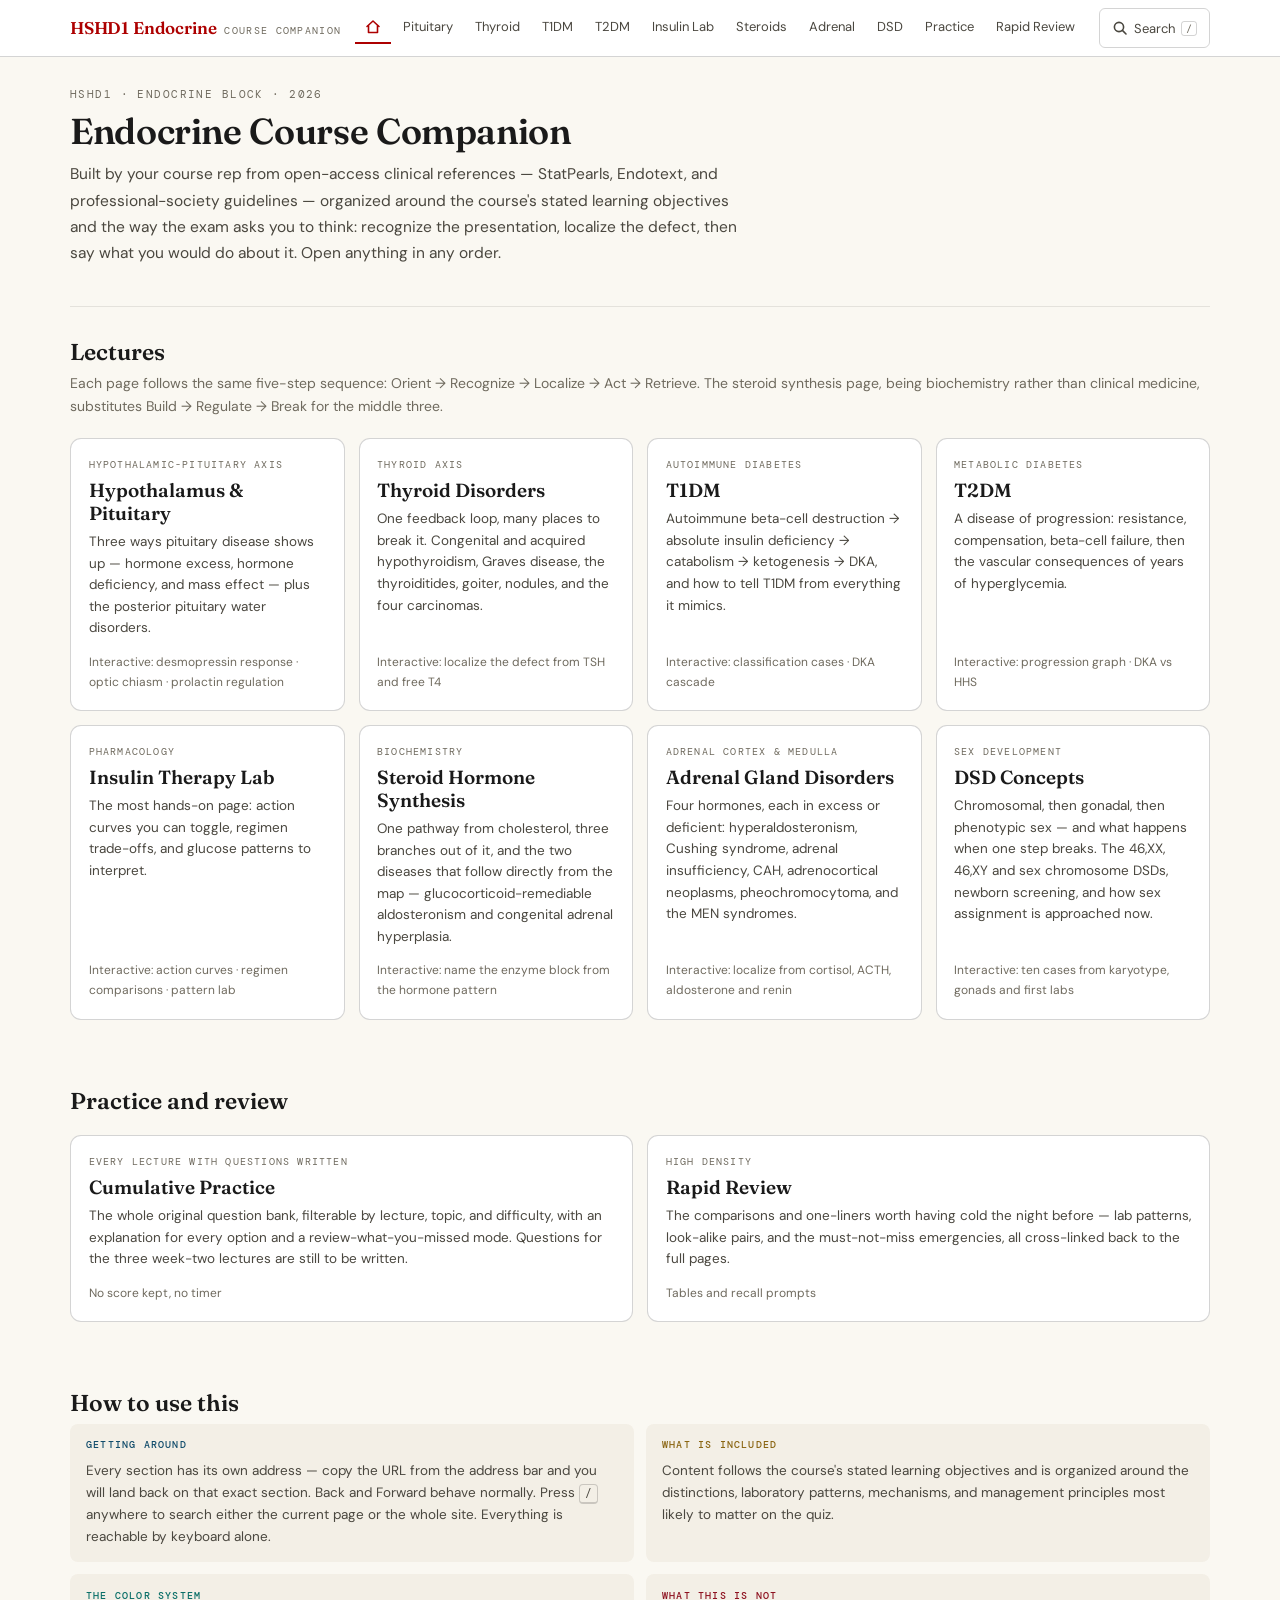
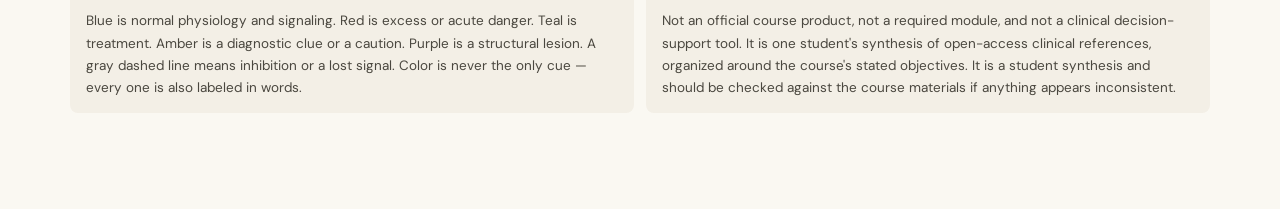
<file: index.html>
<!DOCTYPE html>
<html lang="en">
<head>
<meta charset="utf-8">
<meta name="viewport" content="width=device-width, initial-scale=1">
<title>HSHD1 Endocrine Course Companion</title>
<meta name="description" content="A student-built study companion for the HSHD1 endocrine block: pituitary, thyroid, T1DM and T2DM, insulin therapy, and practice questions.">
<link rel="preconnect" href="https://fonts.googleapis.com">
<link rel="preconnect" href="https://fonts.gstatic.com" crossorigin>
<link href="https://fonts.googleapis.com/css2?family=DM+Mono:wght@400;500&family=DM+Sans:wght@400;500;600&family=Fraunces:opsz,wght@9..144,500;9..144,600&display=swap" rel="stylesheet">
<link rel="stylesheet" href="assets/css/site.css?v=20260816c">
</head>
<body data-page="home">
<a class="skip-link" href="#main">Skip to content</a>
<header class="site-header" id="site-header"></header>

<noscript>
  <div style="max-width:1180px;margin:0 auto;padding:1rem 1.25rem">
    <p class="note note-amber"><span class="note-kind">JavaScript is off</span>
      The written content of every page is still readable, but navigation, search, the interactive figures, and the practice
      questions need JavaScript. The lecture pages are <a href="pituitary.html">pituitary</a>,
      <a href="thyroid.html">thyroid</a>, <a href="type1.html">T1DM</a>,
      <a href="type2.html">T2DM</a>, the <a href="insulin.html">insulin therapy lab</a>,
      <a href="steroid.html">steroid hormone synthesis</a>, <a href="adrenal.html">adrenal gland disorders</a>, and <a href="dsd.html">DSD concepts</a>;
      see also <a href="practice.html">practice</a> and <a href="rapid-review.html">rapid review</a>.</p>
  </div>
</noscript>

<div class="page no-toc">
  <main class="content" id="main" tabindex="-1">

    <div class="page-head">
      <p class="eyebrow">HSHD1 · Endocrine block · 2026</p>
      <h1>Endocrine Course Companion</h1>
      <p class="lede">Built by your course rep from open-access clinical references — StatPearls, Endotext, and professional-society
        guidelines — organized around the course's stated learning objectives and the way the exam asks you to think:
        recognize the presentation, localize the defect, then say what you would do about it. Open anything in any order.</p>
    </div>

    <section class="section" id="lectures" style="padding-top:0">
      <h2>Lectures</h2>
      <p class="section-note">Each page follows the same five-step sequence: Orient → Recognize → Localize → Act → Retrieve.
        The steroid synthesis page, being biochemistry rather than clinical medicine, substitutes Build → Regulate → Break for the middle three.</p>

      <div class="home-grid">
        <a class="home-card" href="pituitary.html">
          <span class="hc-kicker">Hypothalamic-pituitary axis</span>
          <span class="hc-title">Hypothalamus &amp; Pituitary</span>
          <span class="hc-desc">Three ways pituitary disease shows up — hormone excess, hormone deficiency, and mass effect — plus the posterior pituitary water disorders.</span>
          <span class="hc-meta">Interactive: desmopressin response · optic chiasm · prolactin regulation</span>
        </a>
        <a class="home-card" href="thyroid.html">
          <span class="hc-kicker">Thyroid axis</span>
          <span class="hc-title">Thyroid Disorders</span>
          <span class="hc-desc">One feedback loop, many places to break it. Congenital and acquired hypothyroidism, Graves disease, the thyroiditides, goiter, nodules, and the four carcinomas.</span>
          <span class="hc-meta">Interactive: localize the defect from TSH and free T4</span>
        </a>
        <a class="home-card" href="type1.html">
          <span class="hc-kicker">Autoimmune diabetes</span>
          <span class="hc-title">T1DM</span>
          <span class="hc-desc">Autoimmune beta-cell destruction → absolute insulin deficiency → catabolism → ketogenesis → DKA, and how to tell T1DM from everything it mimics.</span>
          <span class="hc-meta">Interactive: classification cases · DKA cascade</span>
        </a>
        <a class="home-card" href="type2.html">
          <span class="hc-kicker">Metabolic diabetes</span>
          <span class="hc-title">T2DM</span>
          <span class="hc-desc">A disease of progression: resistance, compensation, beta-cell failure, then the vascular consequences of years of hyperglycemia.</span>
          <span class="hc-meta">Interactive: progression graph · DKA vs HHS</span>
        </a>
        <a class="home-card" href="insulin.html">
          <span class="hc-kicker">Pharmacology</span>
          <span class="hc-title">Insulin Therapy Lab</span>
          <span class="hc-desc">The most hands-on page: action curves you can toggle, regimen trade-offs, and glucose patterns to interpret.</span>
          <span class="hc-meta">Interactive: action curves · regimen comparisons · pattern lab</span>
        </a>
        <a class="home-card" href="steroid.html">
          <span class="hc-kicker">Biochemistry</span>
          <span class="hc-title">Steroid Hormone Synthesis</span>
          <span class="hc-desc">One pathway from cholesterol, three branches out of it, and the two diseases that follow directly from the map — glucocorticoid-remediable aldosteronism and congenital adrenal hyperplasia.</span>
          <span class="hc-meta">Interactive: name the enzyme block from the hormone pattern</span>
        </a>
        <a class="home-card" href="adrenal.html">
          <span class="hc-kicker">Adrenal cortex &amp; medulla</span>
          <span class="hc-title">Adrenal Gland Disorders</span>
          <span class="hc-desc">Four hormones, each in excess or deficient: hyperaldosteronism, Cushing syndrome, adrenal insufficiency, CAH, adrenocortical neoplasms, pheochromocytoma, and the MEN syndromes.</span>
          <span class="hc-meta">Interactive: localize from cortisol, ACTH, aldosterone and renin</span>
        </a>
        <a class="home-card" href="dsd.html">
          <span class="hc-kicker">Sex development</span>
          <span class="hc-title">DSD Concepts</span>
          <span class="hc-desc">Chromosomal, then gonadal, then phenotypic sex — and what happens when one step breaks. The 46,XX, 46,XY and sex chromosome DSDs, newborn screening, and how sex assignment is approached now.</span>
          <span class="hc-meta">Interactive: ten cases from karyotype, gonads and first labs</span>
        </a>
      </div>
    </section>

    <section class="section" id="practice-tools">
      <h2>Practice and review</h2>
      <div class="home-grid">
        <a class="home-card" href="practice.html">
          <span class="hc-kicker">Every lecture with questions written</span>
          <span class="hc-title">Cumulative Practice</span>
          <span class="hc-desc">The whole original question bank, filterable by lecture, topic, and difficulty, with an explanation for every option and a review-what-you-missed mode. Questions for the three week-two lectures are still to be written.</span>
          <span class="hc-meta">No score kept, no timer</span>
        </a>
        <a class="home-card" href="rapid-review.html">
          <span class="hc-kicker">High density</span>
          <span class="hc-title">Rapid Review</span>
          <span class="hc-desc">The comparisons and one-liners worth having cold the night before — lab patterns, look-alike pairs, and the must-not-miss emergencies, all cross-linked back to the full pages.</span>
          <span class="hc-meta">Tables and recall prompts</span>
        </a>
      </div>
    </section>

    <section class="section" id="how-to-use">
      <h2>How to use this</h2>
      <div class="grid">
        <div class="block">
          <div class="block-label blue">Getting around</div>
          <div class="block-text">Every section has its own address — copy the URL from the address bar and you will land back on that exact section.
            Back and Forward behave normally. Press <kbd class="mono">/</kbd> anywhere to search either the current page or the whole site.
            Everything is reachable by keyboard alone.</div>
        </div>
        <div class="block">
          <div class="block-label amber">What is included</div>
          <div class="block-text">Content follows the course's stated learning objectives and is organized around the distinctions,
            laboratory patterns, mechanisms, and management principles most likely to matter on the quiz.</div>
        </div>
        <div class="block">
          <div class="block-label teal">The color system</div>
          <div class="block-text">Blue is normal physiology and signaling. Red is excess or acute danger. Teal is treatment.
            Amber is a diagnostic clue or a caution. Purple is a structural lesion. A gray dashed line means inhibition or a lost signal.
            Color is never the only cue — every one is also labeled in words.</div>
        </div>
        <div class="block">
          <div class="block-label red">What this is not</div>
          <div class="block-text">Not an official course product, not a required module, and not a clinical decision-support tool.
            It is one student's synthesis of open-access clinical references, organized around the course's stated objectives.
            It is a student synthesis and should be checked against the course materials if anything appears inconsistent.</div>
        </div>
      </div>
    </section>

  </main>
</div>

<script src="assets/js/site.js?v=20260816c" defer></script>
<script src="assets/js/quiz.js?v=20260816c" defer></script>
<script src="assets/js/figures.js?v=20260816c" defer></script>
</body>
</html>
</file>
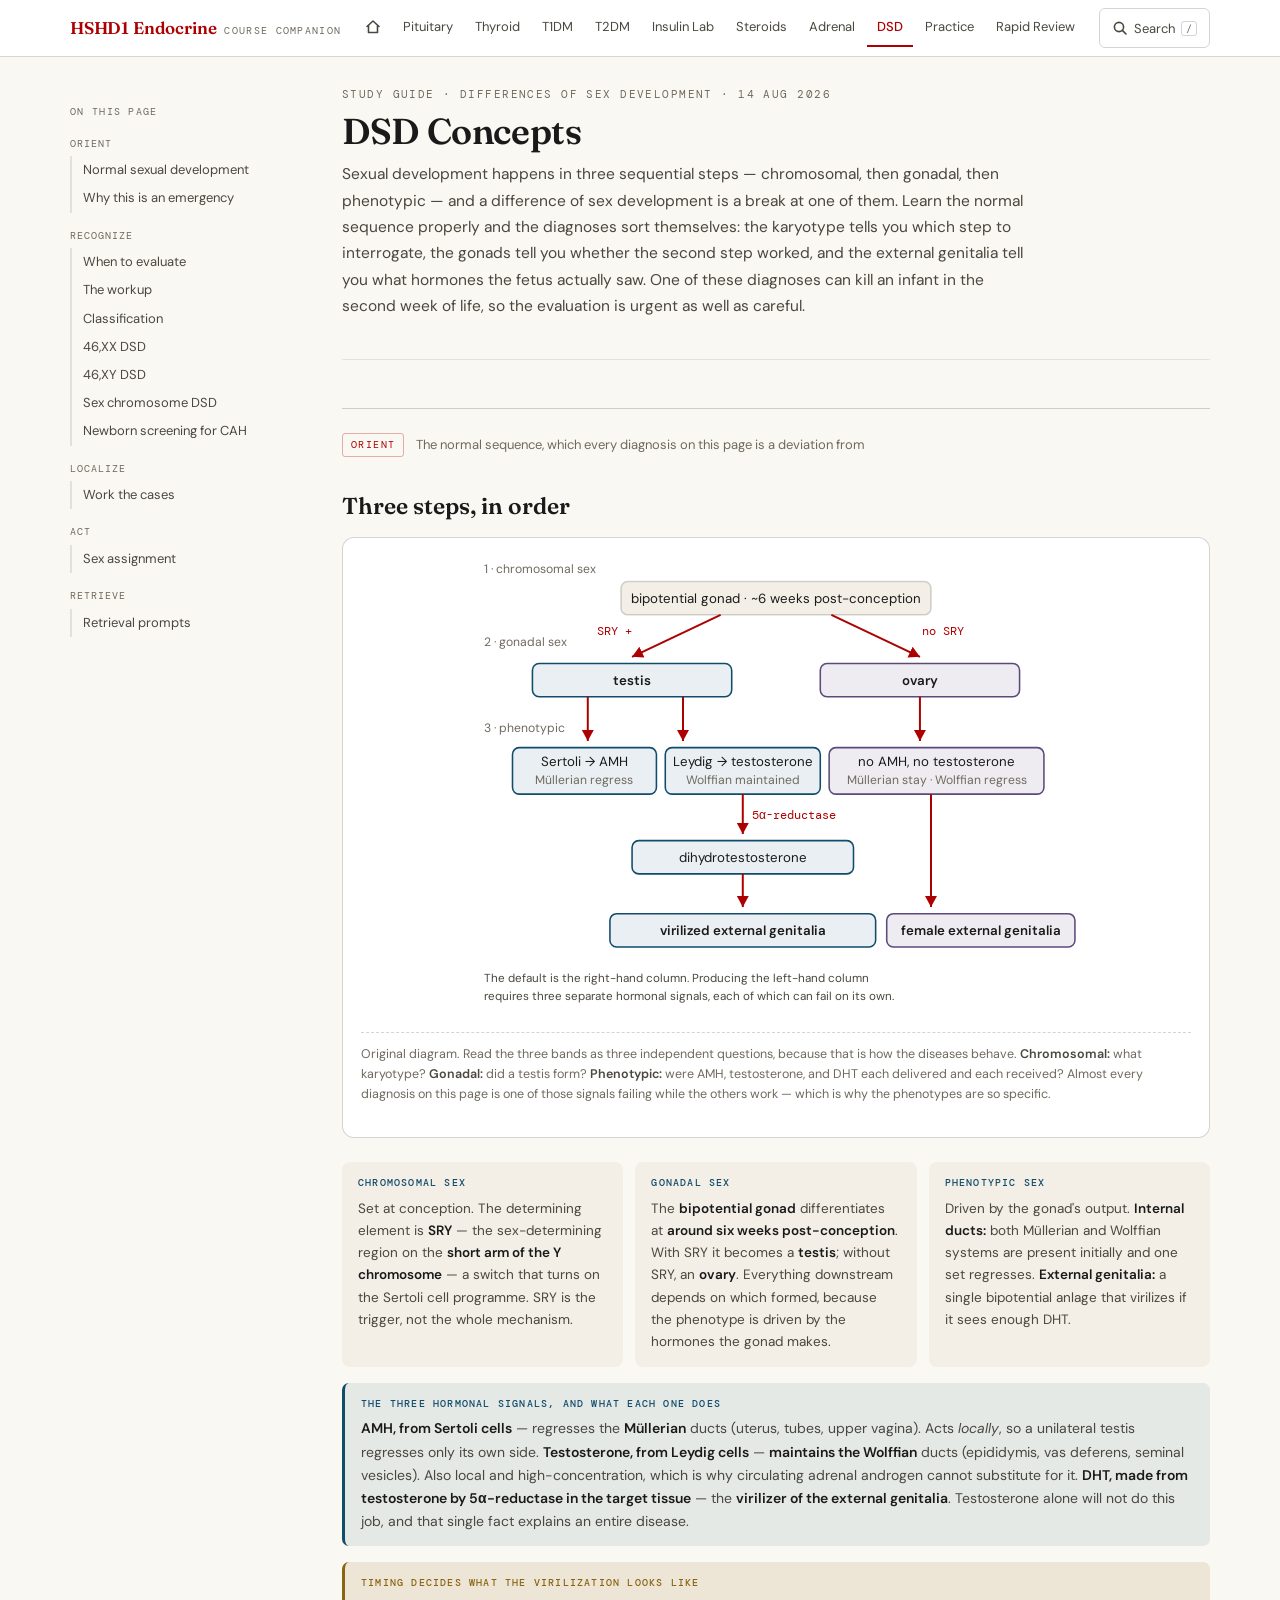
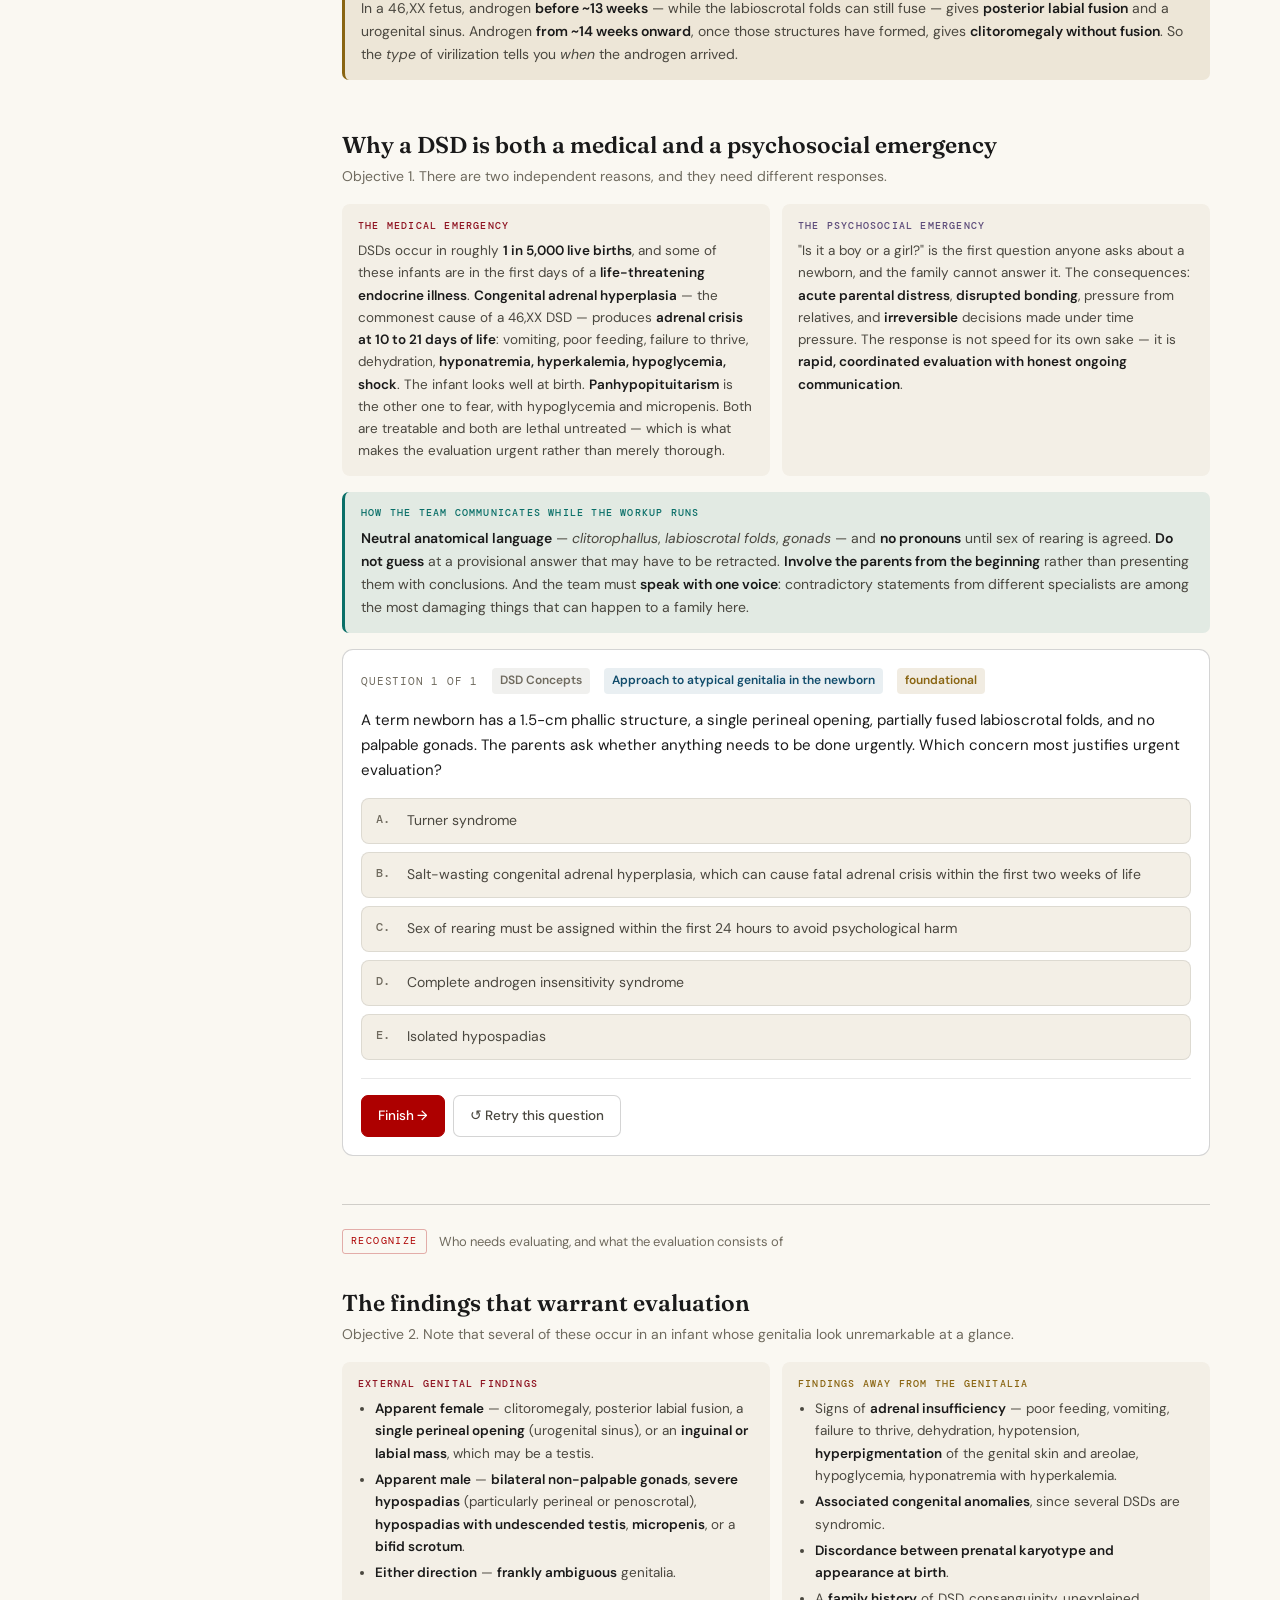
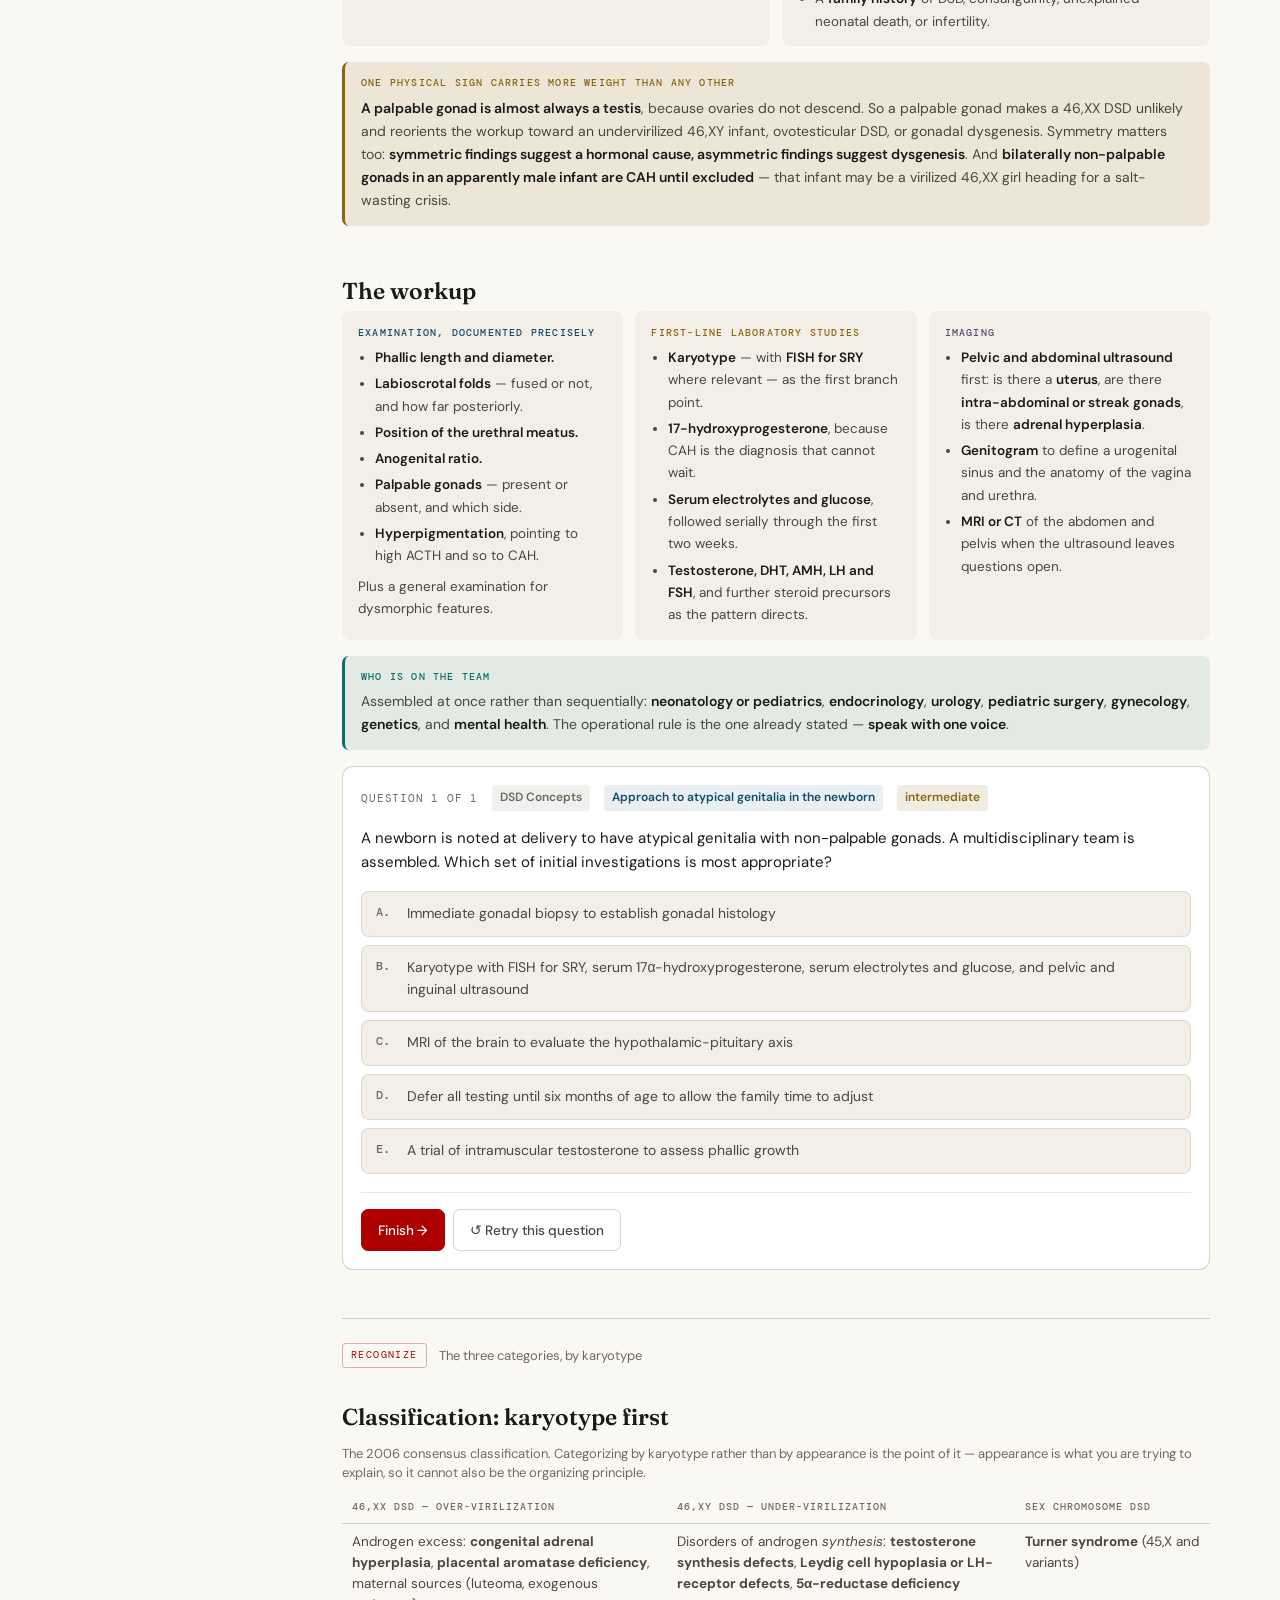
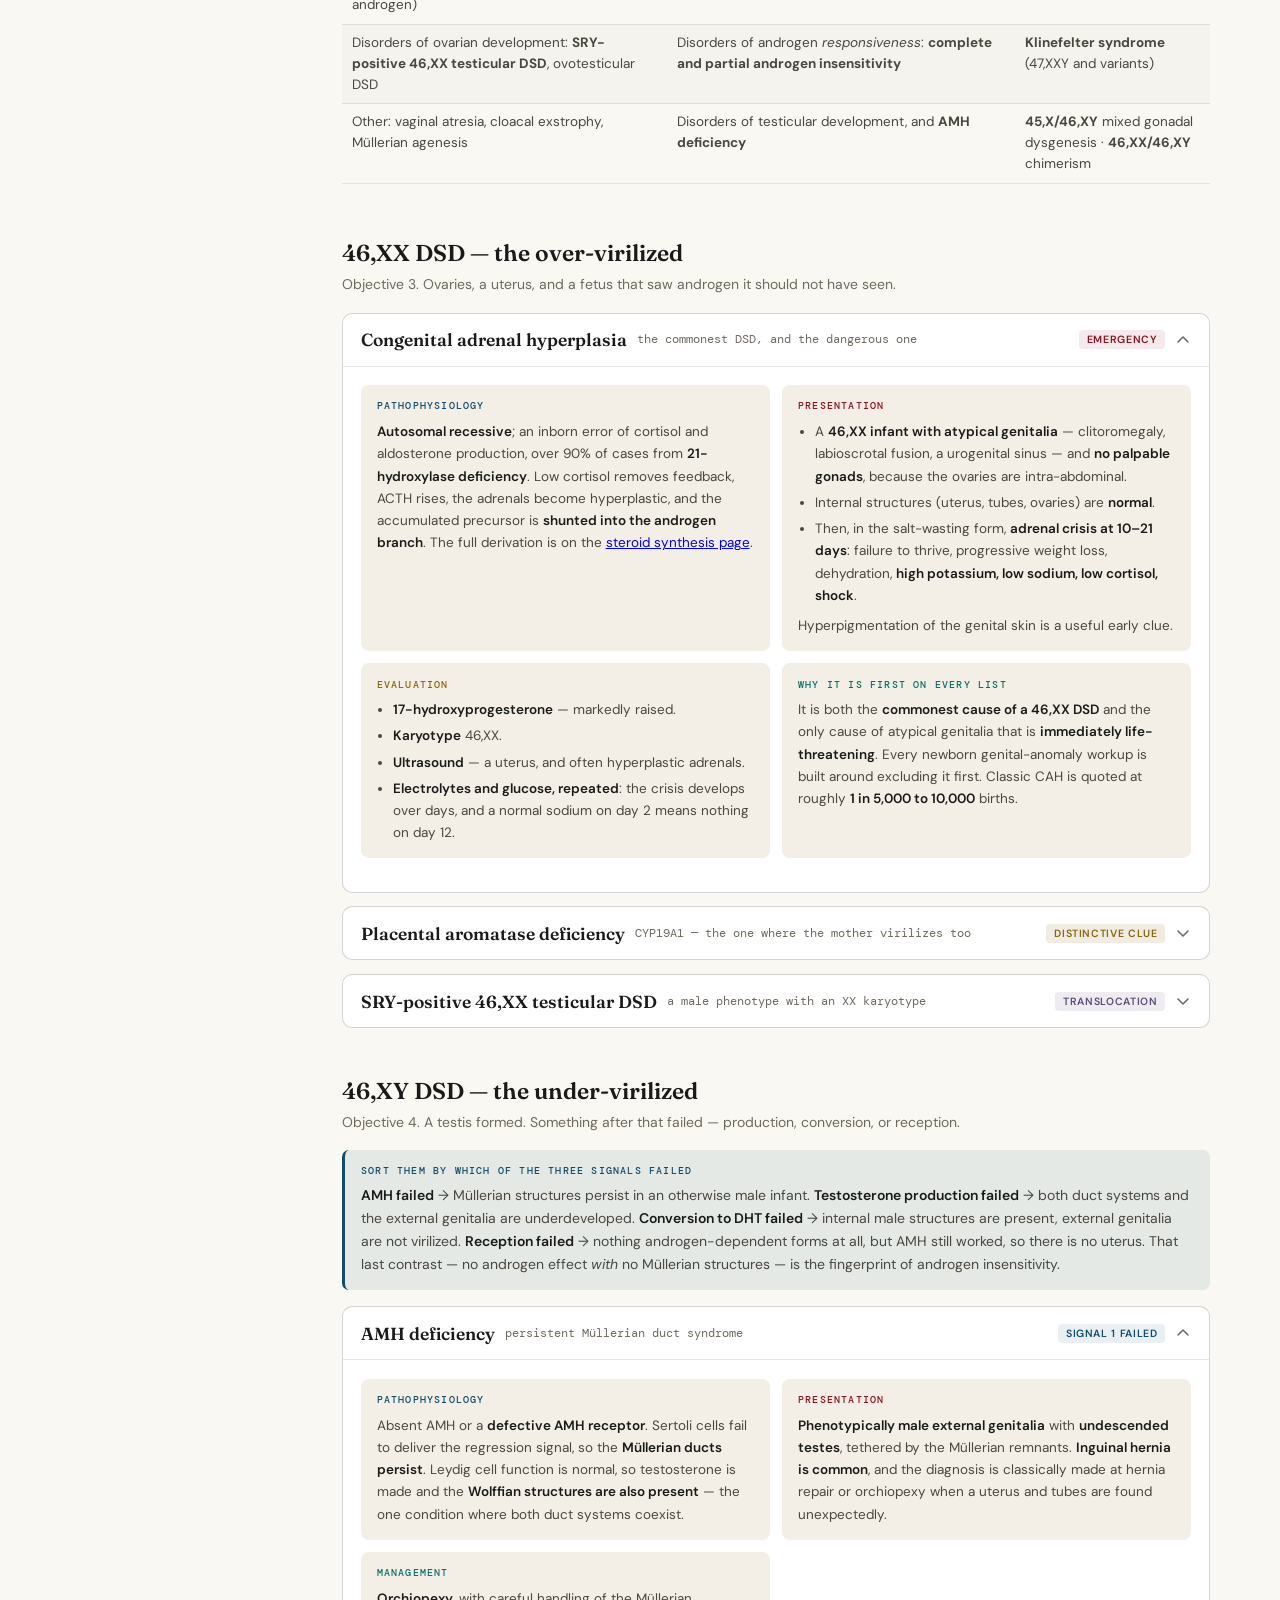
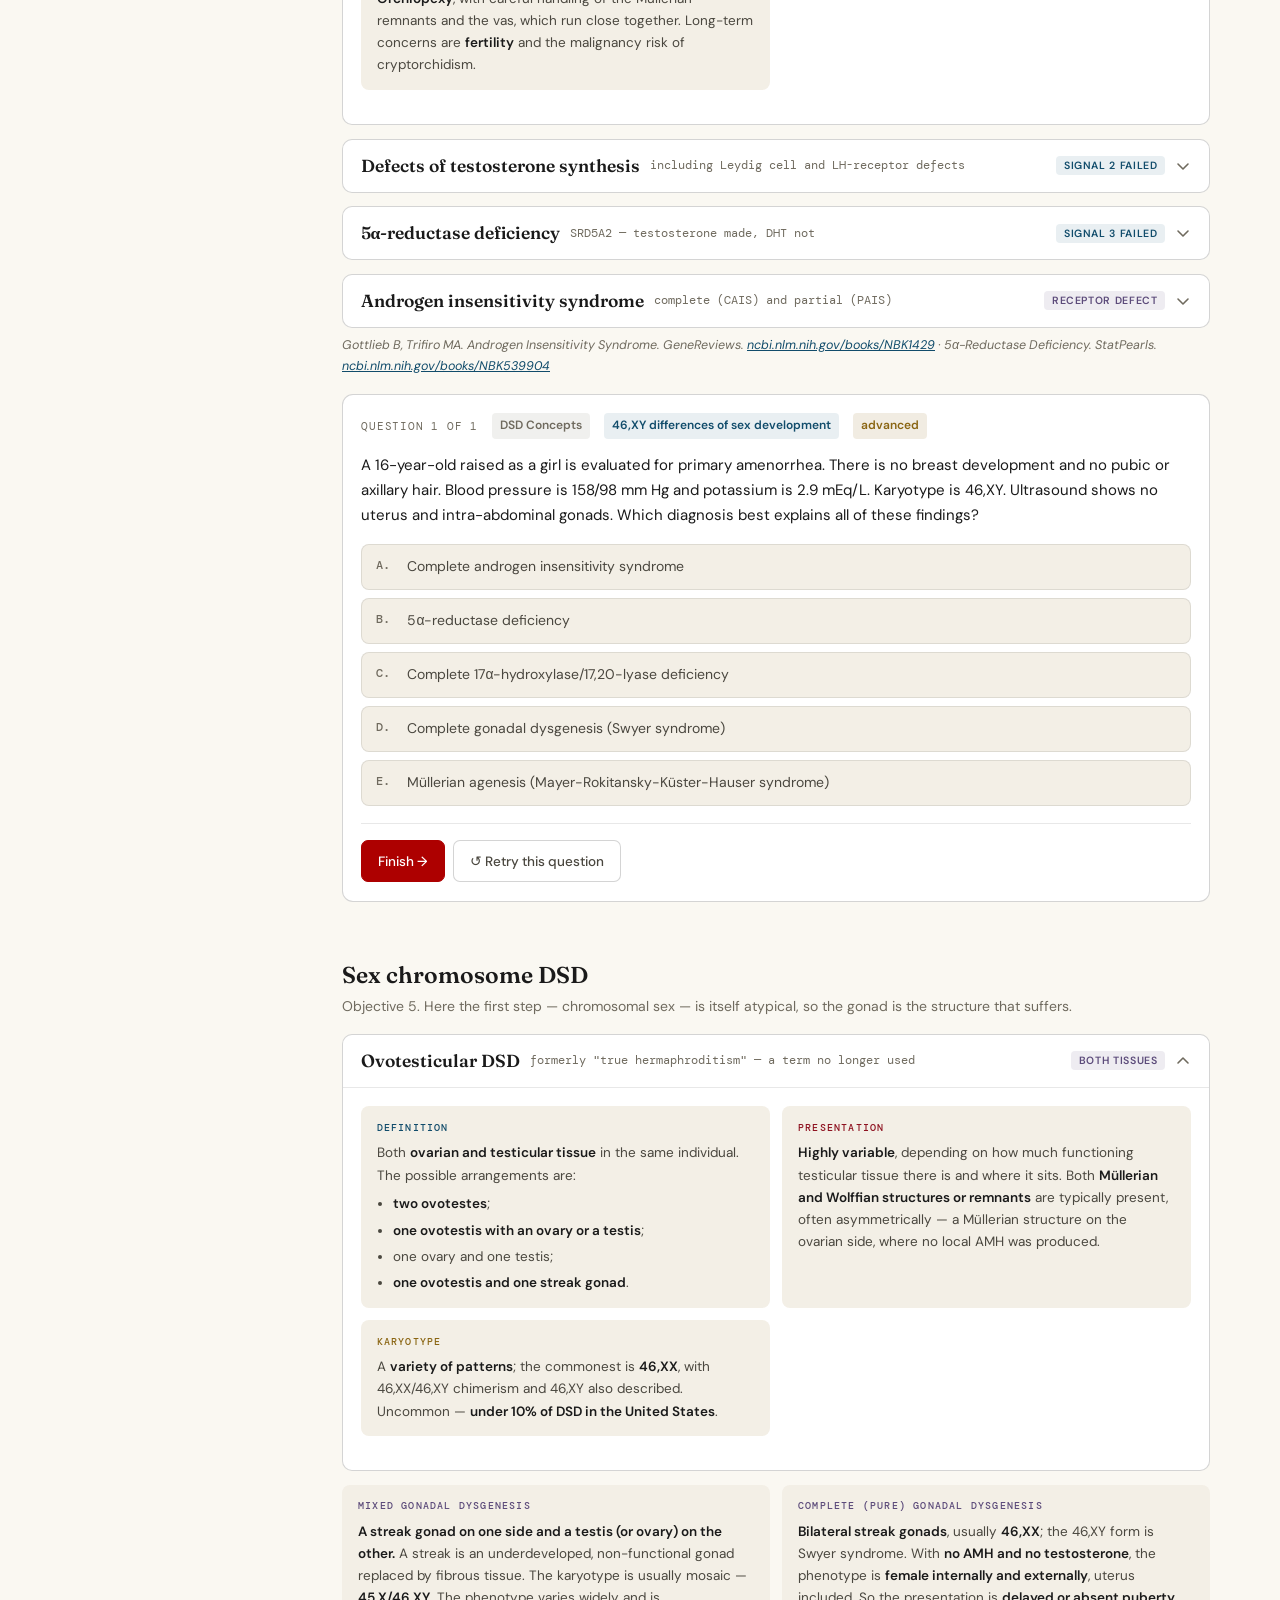
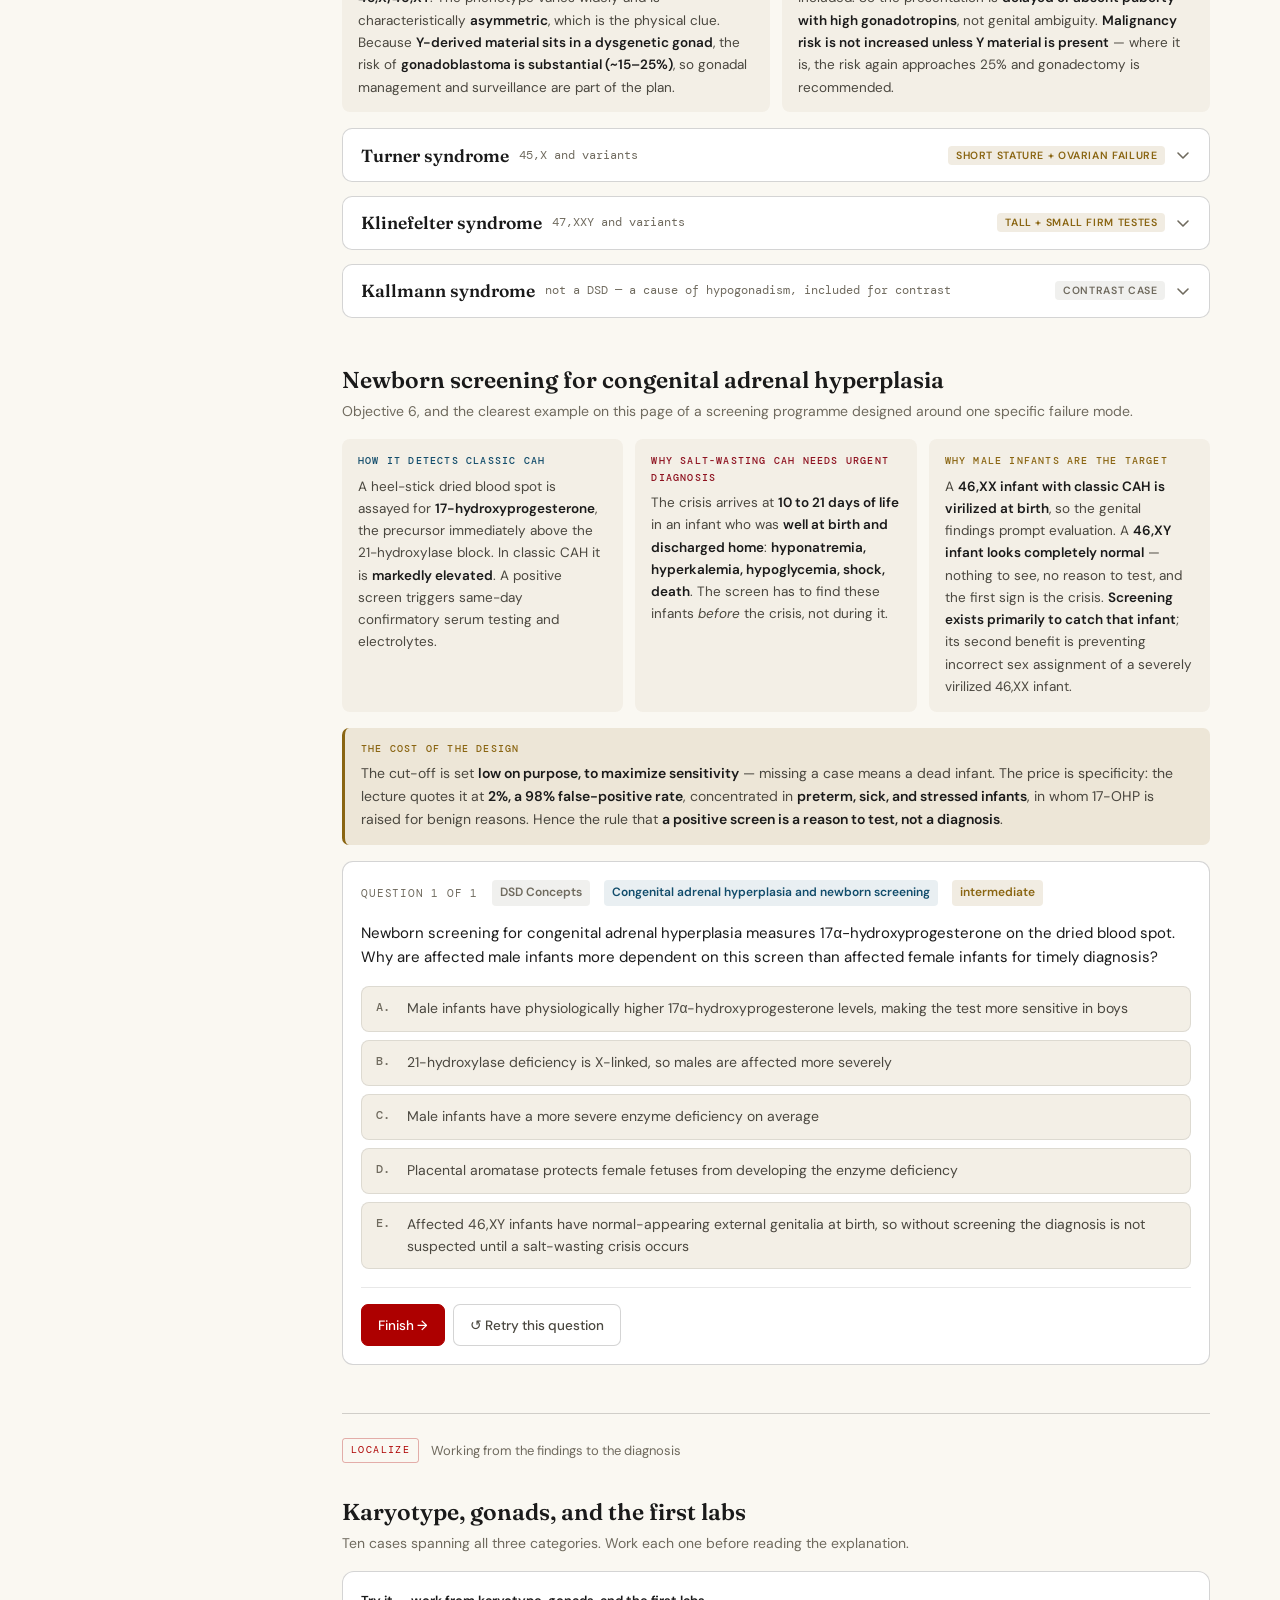
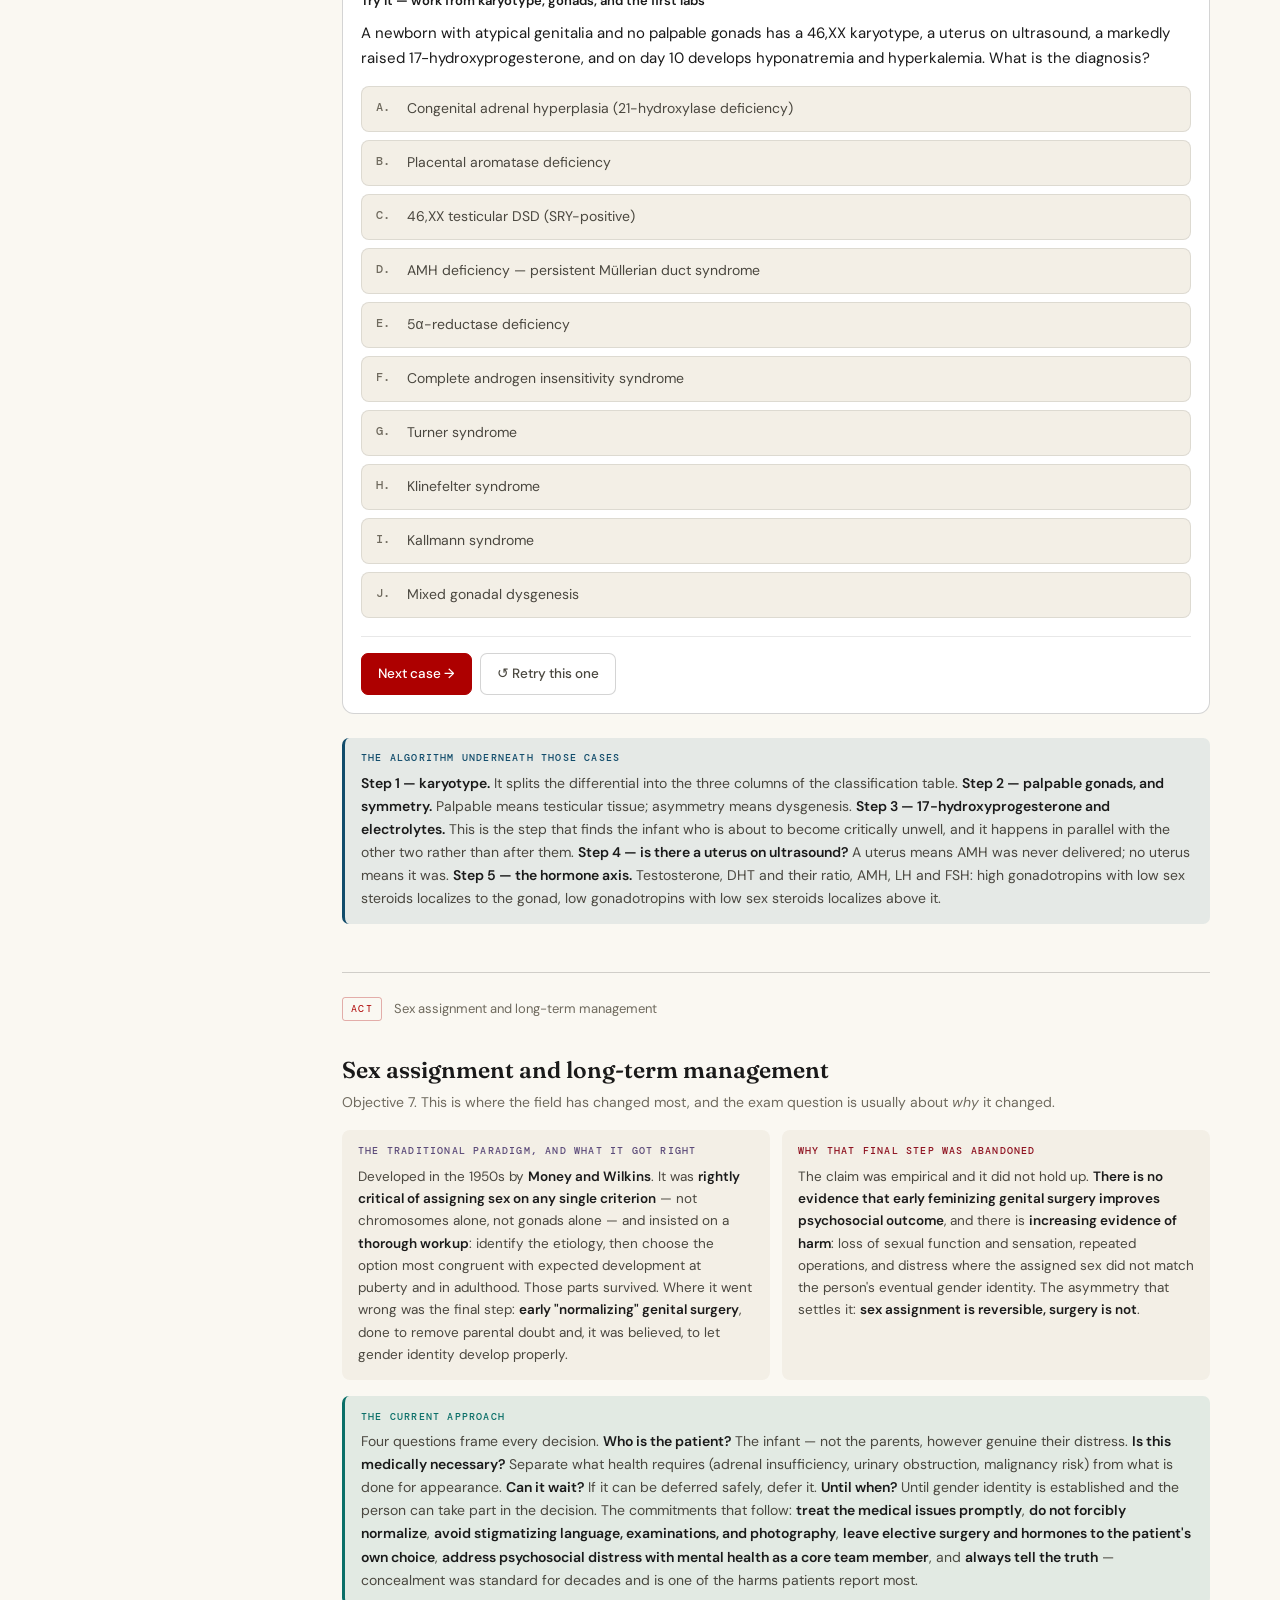
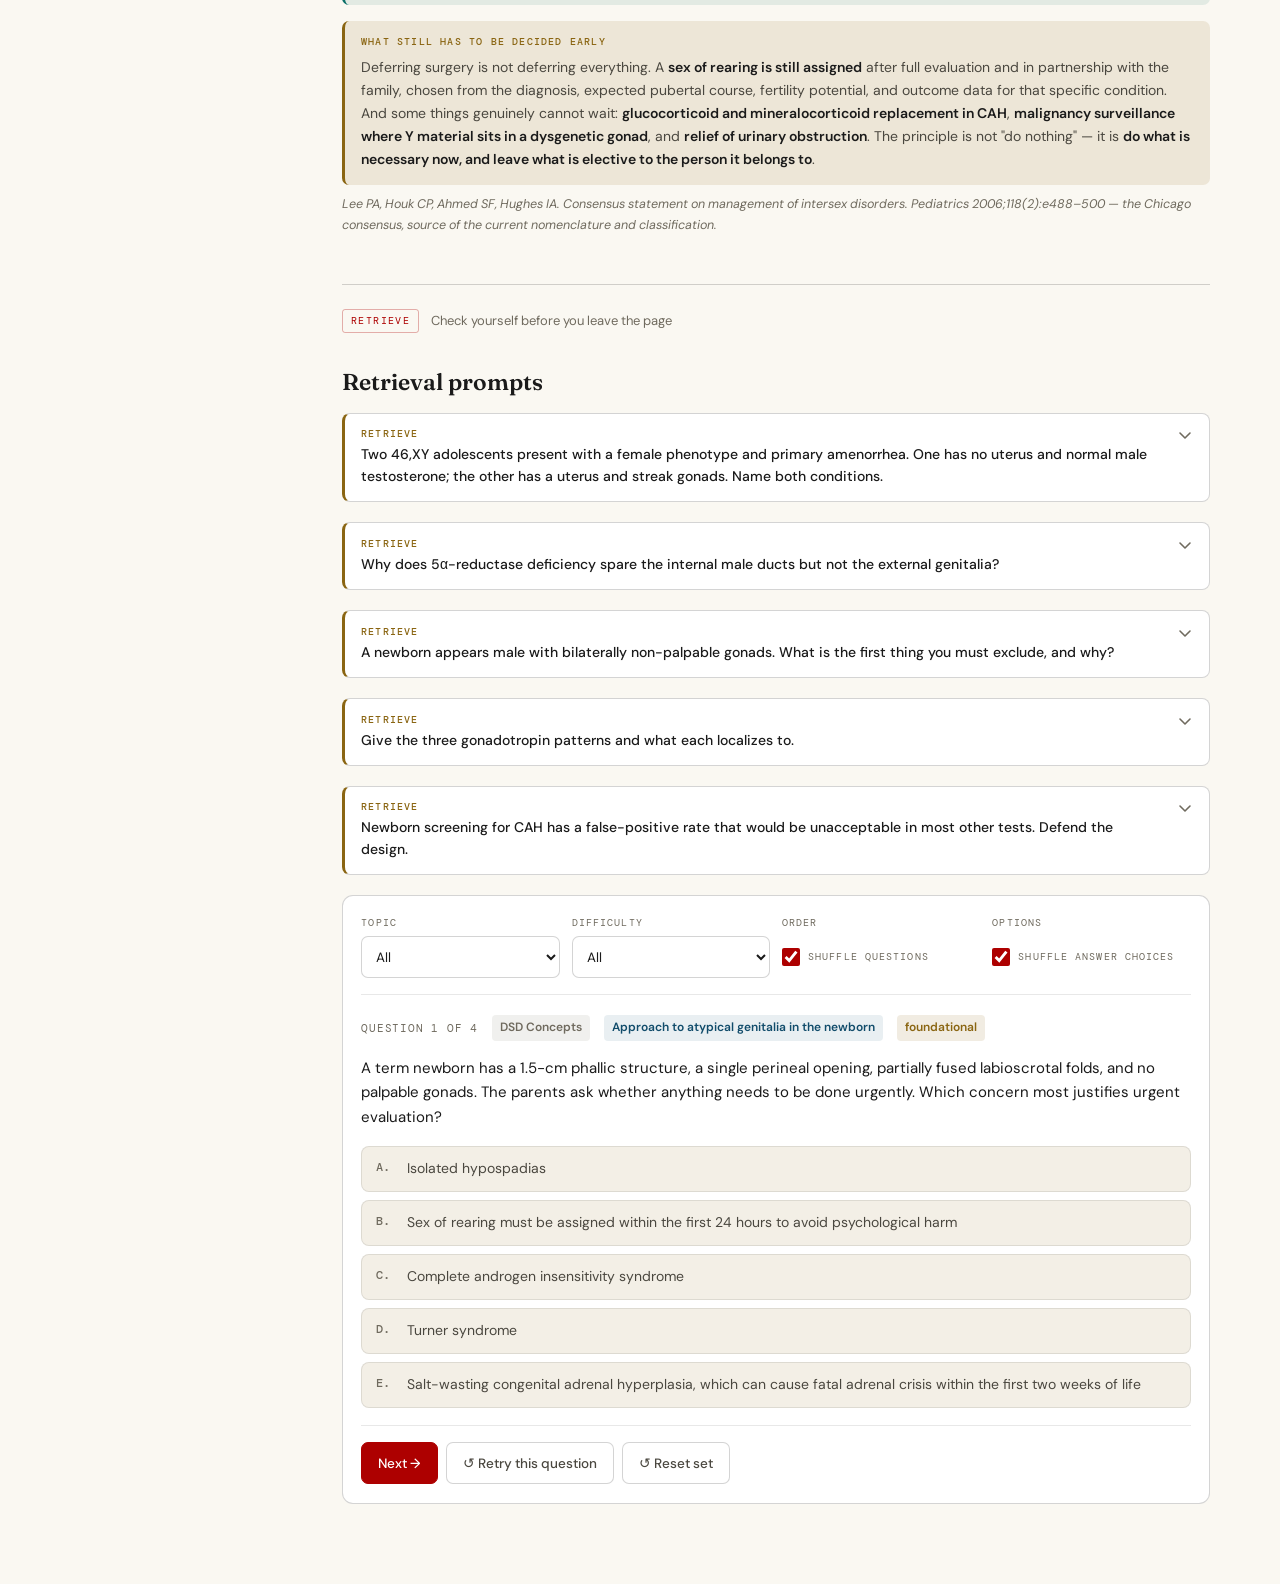
<file: dsd.html>
<!DOCTYPE html>
<html lang="en">
<head>
<meta charset="utf-8">
<meta name="viewport" content="width=device-width, initial-scale=1">
<title>DSD Concepts — HSHD1 Endocrine Course Companion</title>
<meta name="description" content="Differences of sex development: why the newborn evaluation is urgent, the findings that warrant it, and the 46,XX, 46,XY, and sex chromosome DSDs with their pathophysiology, presentation, and diagnostic evaluation.">
<link rel="preconnect" href="https://fonts.googleapis.com">
<link rel="preconnect" href="https://fonts.gstatic.com" crossorigin>
<link href="https://fonts.googleapis.com/css2?family=DM+Mono:wght@400;500&family=DM+Sans:wght@400;500;600&family=Fraunces:opsz,wght@9..144,500;9..144,600&display=swap" rel="stylesheet">
<link rel="stylesheet" href="assets/css/site.css?v=20260816c">
</head>
<body data-page="dsd">
<a class="skip-link" href="#main">Skip to content</a>
<header class="site-header" id="site-header"></header>
<noscript><div style="max-width:1180px;margin:0 auto;padding:1rem 1.25rem"><p class="note note-amber"><span class="note-kind">JavaScript is off</span>The text below is complete and readable, but the navigation, search, interactive figures, and practice questions need JavaScript. <a href="index.html">Back to the home page</a>.</p></div></noscript>

<div class="page">
  <nav class="toc" id="page-toc" aria-label="Sections of this page"></nav>

  <main class="content" id="main" tabindex="-1">

    <div class="page-head">
      <p class="eyebrow">Study guide · Differences of sex development · 14 Aug 2026</p>
      <h1>DSD Concepts</h1>
      <p class="lede">Sexual development happens in three sequential steps — chromosomal, then gonadal, then phenotypic — and a difference
        of sex development is a break at one of them. Learn the normal sequence properly and the diagnoses sort themselves:
        the karyotype tells you which step to interrogate, the gonads tell you whether the second step worked, and the external
        genitalia tell you what hormones the fetus actually saw. One of these diagnoses can kill an infant in the second week of life,
        so the evaluation is urgent as well as careful.</p>
      <div class="toc-mobile" id="page-toc-mobile"></div>
    </div>

    <!-- ================================================================ -->
    <div class="phase-rule"><span class="phase-step">Orient</span><span class="phase-what">The normal sequence, which every diagnosis on this page is a deviation from</span></div>

    <section class="section" id="development" data-toc="Normal sexual development" data-phase="Orient">
      <h2>Three steps, in order</h2>

      <div class="figure">
        <svg class="svg-diagram-wide" viewBox="0 0 560 420" role="img" aria-labelledby="sd-t sd-d">
          <title id="sd-t">The three sequential steps of sexual development</title>
          <desc id="sd-d">Chromosomal sex is set at conception. Around six weeks after conception the bipotential gonad differentiates: with SRY present on the short arm of the Y chromosome it becomes a testis, and without SRY it becomes an ovary. The testis produces anti-Mullerian hormone from Sertoli cells, which regresses the Mullerian ducts, and testosterone from Leydig cells, which maintains the Wolffian ducts and is converted by 5-alpha-reductase to dihydrotestosterone, which virilizes the external genitalia. Without a testis there is no AMH so the Mullerian ducts persist to form the uterus, tubes and upper vagina, and no testosterone so the Wolffian ducts regress and the external genitalia remain female in appearance.</desc>
          <defs><marker id="sd-a" markerWidth="7" markerHeight="7" refX="5.5" refY="3" orient="auto"><path d="M0,0 L5.5,3 L0,6 Z" fill="var(--accent)"/></marker></defs>

          <text x="16" y="16" class="t-mut">1 · chromosomal sex</text>
          <rect x="140" y="24" width="280" height="30" rx="6" class="box-gray"/>
          <text x="280" y="43" text-anchor="middle" class="t">bipotential gonad · ~6 weeks post-conception</text>

          <text x="16" y="82" class="t-mut">2 · gonadal sex</text>
          <line x1="230" y1="54" x2="150" y2="92" class="flow" marker-end="url(#sd-a)"/>
          <line x1="330" y1="54" x2="410" y2="92" class="flow" marker-end="url(#sd-a)"/>
          <text x="150" y="72" text-anchor="end" class="t-mono fill-accent">SRY +</text>
          <text x="412" y="72" text-anchor="start" class="t-mono fill-accent">no SRY</text>

          <rect x="60" y="98" width="180" height="30" rx="6" class="box-blue"/>
          <text x="150" y="117" text-anchor="middle" class="t-b">testis</text>
          <rect x="320" y="98" width="180" height="30" rx="6" class="box-purple"/>
          <text x="410" y="117" text-anchor="middle" class="t-b">ovary</text>

          <text x="16" y="160" class="t-mut">3 · phenotypic</text>
          <line x1="110" y1="128" x2="110" y2="168" class="flow" marker-end="url(#sd-a)"/>
          <line x1="196" y1="128" x2="196" y2="168" class="flow" marker-end="url(#sd-a)"/>
          <line x1="410" y1="128" x2="410" y2="168" class="flow" marker-end="url(#sd-a)"/>

          <rect x="42" y="174" width="130" height="42" rx="6" class="box-blue"/>
          <text x="107" y="191" text-anchor="middle" class="t">Sertoli → AMH</text>
          <text x="107" y="207" text-anchor="middle" class="t-mut">Müllerian regress</text>
          <rect x="180" y="174" width="140" height="42" rx="6" class="box-blue"/>
          <text x="250" y="191" text-anchor="middle" class="t">Leydig → testosterone</text>
          <text x="250" y="207" text-anchor="middle" class="t-mut">Wolffian maintained</text>
          <rect x="328" y="174" width="194" height="42" rx="6" class="box-purple"/>
          <text x="425" y="191" text-anchor="middle" class="t">no AMH, no testosterone</text>
          <text x="425" y="207" text-anchor="middle" class="t-mut">Müllerian stay · Wolffian regress</text>

          <line x1="250" y1="216" x2="250" y2="252" class="flow" marker-end="url(#sd-a)"/>
          <text x="258" y="238" class="t-mono fill-accent">5α-reductase</text>
          <rect x="150" y="258" width="200" height="30" rx="6" class="box-blue"/>
          <text x="250" y="277" text-anchor="middle" class="t">dihydrotestosterone</text>
          <line x1="250" y1="288" x2="250" y2="318" class="flow" marker-end="url(#sd-a)"/>
          <rect x="130" y="324" width="240" height="30" rx="6" class="box-blue"/>
          <text x="250" y="343" text-anchor="middle" class="t-b">virilized external genitalia</text>

          <line x1="420" y1="216" x2="420" y2="318" class="flow" marker-end="url(#sd-a)"/>
          <rect x="380" y="324" width="170" height="30" rx="6" class="box-purple"/>
          <text x="465" y="343" text-anchor="middle" class="t-b">female external genitalia</text>

          <text x="16" y="386" class="t-sm">The default is the right-hand column. Producing the left-hand column</text>
          <text x="16" y="402" class="t-sm">requires three separate hormonal signals, each of which can fail on its own.</text>
        </svg>
        <p class="figcaption">Original diagram. Read the three bands as three independent questions, because that is how the diseases behave.
          <strong>Chromosomal:</strong> what karyotype? <strong>Gonadal:</strong> did a testis form?
          <strong>Phenotypic:</strong> were AMH, testosterone, and DHT each delivered and each received? Almost every diagnosis on this page is
          one of those signals failing while the others work — which is why the phenotypes are so specific.</p>
      </div>

      <div class="grid three">
        <div class="block">
          <div class="block-label blue">Chromosomal sex</div>
          <div class="block-text">Set at conception. The determining element is <strong>SRY</strong> — the sex-determining region on the
            <strong>short arm of the Y chromosome</strong> — a switch that turns on the Sertoli cell programme. SRY is the trigger, not the
            whole mechanism.</div>
        </div>
        <div class="block">
          <div class="block-label blue">Gonadal sex</div>
          <div class="block-text">The <strong>bipotential gonad</strong> differentiates at <strong>around six weeks post-conception</strong>.
            With SRY it becomes a <strong>testis</strong>; without SRY, an <strong>ovary</strong>. Everything downstream depends on which formed,
            because the phenotype is driven by the hormones the gonad makes.</div>
        </div>
        <div class="block">
          <div class="block-label blue">Phenotypic sex</div>
          <div class="block-text">Driven by the gonad's output. <strong>Internal ducts:</strong> both Müllerian and Wolffian systems are present
            initially and one set regresses. <strong>External genitalia:</strong> a single bipotential anlage that virilizes if it sees enough
            DHT.</div>
        </div>
      </div>

      <div class="note note-blue">
        <span class="note-kind">The three hormonal signals, and what each one does</span>
        <p><strong>AMH, from Sertoli cells</strong> — regresses the <strong>Müllerian</strong> ducts (uterus, tubes, upper vagina).
          Acts <em>locally</em>, so a unilateral testis regresses only its own side.
          <strong>Testosterone, from Leydig cells</strong> — <strong>maintains the Wolffian</strong> ducts (epididymis, vas deferens, seminal
          vesicles). Also local and high-concentration, which is why circulating adrenal androgen cannot substitute for it.
          <strong>DHT, made from testosterone by 5α-reductase in the target tissue</strong> — the
          <strong>virilizer of the external genitalia</strong>. Testosterone alone will not do this job, and that single fact explains an entire
          disease.</p>
      </div>

      <div class="note note-amber">
        <span class="note-kind">Timing decides what the virilization looks like</span>
        <p>In a 46,XX fetus, androgen <strong>before ~13 weeks</strong> — while the labioscrotal folds can still fuse — gives
          <strong>posterior labial fusion</strong> and a urogenital sinus. Androgen <strong>from ~14 weeks onward</strong>, once those structures
          have formed, gives <strong>clitoromegaly without fusion</strong>. So the <em>type</em> of virilization tells you <em>when</em> the
          androgen arrived.</p>
      </div>
    </section>

    <section class="section" id="emergency" data-toc="Why this is an emergency" data-phase="Orient">
      <h2>Why a DSD is both a medical and a psychosocial emergency</h2>
      <p class="section-note">Objective 1. There are two independent reasons, and they need different responses.</p>

      <div class="grid">
        <div class="block">
          <div class="block-label red">The medical emergency</div>
          <div class="block-text">DSDs occur in roughly <strong>1 in 5,000 live births</strong>, and some of these infants are in the first days
            of a <strong>life-threatening endocrine illness</strong>.
            <strong>Congenital adrenal hyperplasia</strong> — the commonest cause of a 46,XX DSD — produces
            <strong>adrenal crisis at 10 to 21 days of life</strong>: vomiting, poor feeding, failure to thrive, dehydration,
            <strong>hyponatremia, hyperkalemia, hypoglycemia, shock</strong>. The infant looks well at birth.
            <strong>Panhypopituitarism</strong> is the other one to fear, with hypoglycemia and micropenis.
            Both are treatable and both are lethal untreated — which is what makes the evaluation urgent rather than merely thorough.</div>
        </div>
        <div class="block">
          <div class="block-label purple">The psychosocial emergency</div>
          <div class="block-text">"Is it a boy or a girl?" is the first question anyone asks about a newborn, and the family cannot answer it.
            The consequences: <strong>acute parental distress</strong>, <strong>disrupted bonding</strong>, pressure from relatives, and
            <strong>irreversible</strong> decisions made under time pressure. The response is not speed for its own sake — it is
            <strong>rapid, coordinated evaluation with honest ongoing communication</strong>.</div>
        </div>
      </div>

      <div class="note note-teal">
        <span class="note-kind">How the team communicates while the workup runs</span>
        <p><strong>Neutral anatomical language</strong> — <em>clitorophallus</em>, <em>labioscrotal folds</em>, <em>gonads</em> — and
          <strong>no pronouns</strong> until sex of rearing is agreed. <strong>Do not guess</strong> at a provisional answer that may have to be
          retracted. <strong>Involve the parents from the beginning</strong> rather than presenting them with conclusions. And the team must
          <strong>speak with one voice</strong>: contradictory statements from different specialists are among the most damaging things that can
          happen to a family here.</p>
      </div>
      <div class="quiz quiz-inline" data-quiz data-quiz-ids="DSD-001" data-quiz-toolbar="false"></div>
    </section>

    <!-- ================================================================ -->
    <div class="phase-rule"><span class="phase-step">Recognize</span><span class="phase-what">Who needs evaluating, and what the evaluation consists of</span></div>

    <section class="section" id="recognize" data-toc="When to evaluate" data-phase="Recognize">
      <h2>The findings that warrant evaluation</h2>
      <p class="section-note">Objective 2. Note that several of these occur in an infant whose genitalia look unremarkable at a glance.</p>

      <div class="grid">
        <div class="block">
          <div class="block-label red">External genital findings</div>
          <div class="block-text">
            <ul>
              <li><strong>Apparent female</strong> — clitoromegaly, posterior labial fusion, a <strong>single perineal opening</strong>
                (urogenital sinus), or an <strong>inguinal or labial mass</strong>, which may be a testis.</li>
              <li><strong>Apparent male</strong> — <strong>bilateral non-palpable gonads</strong>, <strong>severe hypospadias</strong>
                (particularly perineal or penoscrotal), <strong>hypospadias with undescended testis</strong>, <strong>micropenis</strong>,
                or a <strong>bifid scrotum</strong>.</li>
              <li><strong>Either direction</strong> — <strong>frankly ambiguous</strong> genitalia.</li>
            </ul>
          </div>
        </div>
        <div class="block">
          <div class="block-label amber">Findings away from the genitalia</div>
          <div class="block-text">
            <ul>
              <li>Signs of <strong>adrenal insufficiency</strong> — poor feeding, vomiting, failure to thrive, dehydration, hypotension, <strong>hyperpigmentation</strong> of the genital skin and areolae, hypoglycemia, hyponatremia with hyperkalemia.</li>
              <li><strong>Associated congenital anomalies</strong>, since several DSDs are syndromic.</li>
              <li><strong>Discordance between prenatal karyotype and appearance at birth</strong>.</li>
              <li>A <strong>family history</strong> of DSD, consanguinity, unexplained neonatal death, or infertility.</li>
            </ul>
          </div>
        </div>
      </div>

      <div class="note note-amber">
        <span class="note-kind">One physical sign carries more weight than any other</span>
        <p><strong>A palpable gonad is almost always a testis</strong>, because ovaries do not descend. So a palpable gonad makes a 46,XX DSD
          unlikely and reorients the workup toward an undervirilized 46,XY infant, ovotesticular DSD, or gonadal dysgenesis. Symmetry matters
          too: <strong>symmetric findings suggest a hormonal cause, asymmetric findings suggest dysgenesis</strong>. And
          <strong>bilaterally non-palpable gonads in an apparently male infant are CAH until excluded</strong> — that infant may be a virilized
          46,XX girl heading for a salt-wasting crisis.</p>
      </div>
    </section>

    <section class="section" id="workup" data-toc="The workup" data-phase="Recognize">
      <h2>The workup</h2>

      <div class="grid three">
        <div class="block">
          <div class="block-label blue">Examination, documented precisely</div>
          <div class="block-text">
            <ul>
              <li><strong>Phallic length and diameter.</strong></li>
              <li><strong>Labioscrotal folds</strong> — fused or not, and how far posteriorly.</li>
              <li><strong>Position of the urethral meatus.</strong></li>
              <li><strong>Anogenital ratio.</strong></li>
              <li><strong>Palpable gonads</strong> — present or absent, and which side.</li>
              <li><strong>Hyperpigmentation</strong>, pointing to high ACTH and so to CAH.</li>
            </ul>
            <p>Plus a general examination for dysmorphic features.</p>
          </div>
        </div>
        <div class="block">
          <div class="block-label amber">First-line laboratory studies</div>
          <div class="block-text">
            <ul>
              <li><strong>Karyotype</strong> — with <strong>FISH for SRY</strong> where relevant — as the first branch point.</li>
              <li><strong>17-hydroxyprogesterone</strong>, because CAH is the diagnosis that cannot wait.</li>
              <li><strong>Serum electrolytes and glucose</strong>, followed serially through the first two weeks.</li>
              <li><strong>Testosterone, DHT, AMH, LH and FSH</strong>, and further steroid precursors as the pattern directs.</li>
            </ul>
          </div>
        </div>
        <div class="block">
          <div class="block-label purple">Imaging</div>
          <div class="block-text">
            <ul>
              <li><strong>Pelvic and abdominal ultrasound</strong> first: is there a <strong>uterus</strong>, are there <strong>intra-abdominal or streak gonads</strong>, is there <strong>adrenal hyperplasia</strong>.</li>
              <li><strong>Genitogram</strong> to define a urogenital sinus and the anatomy of the vagina and urethra.</li>
              <li><strong>MRI or CT</strong> of the abdomen and pelvis when the ultrasound leaves questions open.</li>
            </ul>
          </div>
        </div>
      </div>

      <div class="note note-teal">
        <span class="note-kind">Who is on the team</span>
        <p>Assembled at once rather than sequentially: <strong>neonatology or pediatrics</strong>, <strong>endocrinology</strong>,
          <strong>urology</strong>, <strong>pediatric surgery</strong>, <strong>gynecology</strong>, <strong>genetics</strong>, and
          <strong>mental health</strong>. The operational rule is the one already stated — <strong>speak with one voice</strong>.</p>
      </div>
      <div class="quiz quiz-inline" data-quiz data-quiz-ids="DSD-002" data-quiz-toolbar="false"></div>
    </section>

    <!-- ================================================================ -->
    <div class="phase-rule"><span class="phase-step">Recognize</span><span class="phase-what">The three categories, by karyotype</span></div>

    <section class="section" id="classification" data-toc="Classification" data-phase="Recognize">
      <h2>Classification: karyotype first</h2>

      <div class="table-wrap" tabindex="0" role="region" aria-label="DSD classification by karyotype">
        <table>
          <caption>The 2006 consensus classification. Categorizing by karyotype rather than by appearance is the point of it — appearance is what you are trying to explain, so it cannot also be the organizing principle.</caption>
          <thead><tr><th scope="col">46,XX DSD — over-virilization</th><th scope="col">46,XY DSD — under-virilization</th><th scope="col">Sex chromosome DSD</th></tr></thead>
          <tbody>
            <tr>
              <td>Androgen excess: <strong>congenital adrenal hyperplasia</strong>, <strong>placental aromatase deficiency</strong>,
                maternal sources (luteoma, exogenous androgen)</td>
              <td>Disorders of androgen <em>synthesis</em>: <strong>testosterone synthesis defects</strong>, <strong>Leydig cell
                hypoplasia or LH-receptor defects</strong>, <strong>5α-reductase deficiency</strong></td>
              <td><strong>Turner syndrome</strong> (45,X and variants)</td>
            </tr>
            <tr>
              <td>Disorders of ovarian development: <strong>SRY-positive 46,XX testicular DSD</strong>, ovotesticular DSD</td>
              <td>Disorders of androgen <em>responsiveness</em>: <strong>complete and partial androgen insensitivity</strong></td>
              <td><strong>Klinefelter syndrome</strong> (47,XXY and variants)</td>
            </tr>
            <tr>
              <td>Other: vaginal atresia, cloacal exstrophy, Müllerian agenesis</td>
              <td>Disorders of testicular development, and <strong>AMH deficiency</strong></td>
              <td><strong>45,X/46,XY</strong> mixed gonadal dysgenesis · <strong>46,XX/46,XY</strong> chimerism</td>
            </tr>
          </tbody>
        </table>
      </div>
    </section>

    <section class="section" id="xx" data-toc="46,XX DSD" data-phase="Recognize">
      <h2>46,XX DSD — the over-virilized</h2>
      <p class="section-note">Objective 3. Ovaries, a uterus, and a fetus that saw androgen it should not have seen.</p>

      <div class="card" data-disclosure data-open id="cah">
        <button class="card-toggle" type="button" data-disclosure-toggle>
          <span class="card-name">Congenital adrenal hyperplasia</span>
          <span class="card-aka">the commonest DSD, and the dangerous one</span>
          <span class="card-spacer"></span>
          <span class="tag tag-red">Emergency</span>
          <svg class="card-chevron" viewBox="0 0 16 16" aria-hidden="true" focusable="false"><path d="M3 6l5 5 5-5" fill="none" stroke="currentColor" stroke-width="1.6" stroke-linecap="round" stroke-linejoin="round"/></svg>
        </button>
        <div class="card-body" data-disclosure-body>
          <div class="grid">
            <div class="block"><div class="block-label blue">Pathophysiology</div><div class="block-text"><strong>Autosomal recessive</strong>; an inborn error of cortisol and aldosterone production, over 90% of cases from
              <strong>21-hydroxylase deficiency</strong>. Low cortisol removes feedback, ACTH rises, the adrenals become hyperplastic, and the
              accumulated precursor is <strong>shunted into the androgen branch</strong>. The full derivation is on the
              <a href="steroid.html#cah-mechanism">steroid synthesis page</a>.</div></div>
            <div class="block"><div class="block-label red">Presentation</div><div class="block-text">
              <ul>
                <li>A <strong>46,XX infant with atypical genitalia</strong> — clitoromegaly, labioscrotal fusion, a urogenital sinus — and <strong>no palpable gonads</strong>, because the ovaries are intra-abdominal.</li>
                <li>Internal structures (uterus, tubes, ovaries) are <strong>normal</strong>.</li>
                <li>Then, in the salt-wasting form, <strong>adrenal crisis at 10–21 days</strong>: failure to thrive, progressive weight loss, dehydration, <strong>high potassium, low sodium, low cortisol, shock</strong>.</li>
              </ul>
              <p>Hyperpigmentation of the genital skin is a useful early clue.</p>
            </div></div>
            <div class="block"><div class="block-label amber">Evaluation</div><div class="block-text">
              <ul>
                <li><strong>17-hydroxyprogesterone</strong> — markedly raised.</li>
                <li><strong>Karyotype</strong> 46,XX.</li>
                <li><strong>Ultrasound</strong> — a uterus, and often hyperplastic adrenals.</li>
                <li><strong>Electrolytes and glucose, repeated</strong>: the crisis develops over days, and a normal sodium on day 2 means nothing on day 12.</li>
              </ul>
            </div></div>
            <div class="block"><div class="block-label teal">Why it is first on every list</div><div class="block-text">It is both the <strong>commonest cause of a 46,XX DSD</strong> and the only cause of atypical genitalia that is
              <strong>immediately life-threatening</strong>. Every newborn genital-anomaly workup is built around excluding it first.
              Classic CAH is quoted at roughly <strong>1 in 5,000 to 10,000</strong> births.</div></div>
          </div>
        </div>
      </div>

      <div class="card" data-disclosure>
        <button class="card-toggle" type="button" data-disclosure-toggle>
          <span class="card-name">Placental aromatase deficiency</span>
          <span class="card-aka">CYP19A1 — the one where the mother virilizes too</span>
          <span class="card-spacer"></span>
          <span class="tag tag-amber">Distinctive clue</span>
          <svg class="card-chevron" viewBox="0 0 16 16" aria-hidden="true" focusable="false"><path d="M3 6l5 5 5-5" fill="none" stroke="currentColor" stroke-width="1.6" stroke-linecap="round" stroke-linejoin="round"/></svg>
        </button>
        <div class="card-body" data-disclosure-body>
          <div class="grid">
            <div class="block"><div class="block-label blue">Pathophysiology</div><div class="block-text">Aromatase normally converts fetal androgens to estrogens in the placenta, protecting both fetus and pregnant person.
              Without it — <strong>CYP19A1</strong>, autosomal recessive — those androgens cross unchanged.</div></div>
            <div class="block"><div class="block-label red">Presentation</div><div class="block-text">
              <p><strong>Both the baby and the pregnant person virilize.</strong></p>
              <ul>
                <li><strong>The pregnant person virilizes too</strong> — acne, hirsutism, and voice change during the pregnancy, which <strong>regress after delivery</strong>.</li>
                <li>The <strong>46,XX infant</strong> has atypical genitalia, from clitoromegaly to complete labioscrotal fusion.</li>
                <li><strong>Later</strong> — absent puberty with tall stature, ovarian cysts, and low bone density from estrogen deficiency.</li>
              </ul>
            </div></div>
            <div class="block"><div class="block-label amber">How it is distinguished from CAH</div><div class="block-text"><strong>Maternal virilization is the discriminator</strong> — in CAH the mother is unaffected. Biochemically,
              <strong>17-OHP is normal</strong>, with low estrogens and high androgens. A maternal luteoma or exogenous androgen gives a similar
              fetal picture and is excluded by history.</div></div>
          </div>
        </div>
      </div>

      <div class="card" data-disclosure>
        <button class="card-toggle" type="button" data-disclosure-toggle>
          <span class="card-name">SRY-positive 46,XX testicular DSD</span>
          <span class="card-aka">a male phenotype with an XX karyotype</span>
          <span class="card-spacer"></span>
          <span class="tag tag-purple">Translocation</span>
          <svg class="card-chevron" viewBox="0 0 16 16" aria-hidden="true" focusable="false"><path d="M3 6l5 5 5-5" fill="none" stroke="currentColor" stroke-width="1.6" stroke-linecap="round" stroke-linejoin="round"/></svg>
        </button>
        <div class="card-body" data-disclosure-body>
          <div class="grid">
            <div class="block"><div class="block-label blue">Pathophysiology</div><div class="block-text">During paternal meiosis, <strong>SRY translocates onto an X chromosome</strong>. The 46,XX embryo receives the
              testis-determining signal, so the bipotential gonad becomes a testis and the phenotype develops along male lines.</div></div>
            <div class="block"><div class="block-label red">Presentation</div><div class="block-text">Usually a <strong>phenotypic male</strong>, sometimes with hypospadias or small testes, often not identified until an
              adult <strong>infertility</strong> work-up. Because the rest of the Y — including the azoospermia factor region — is absent, there
              is <strong>azoospermia</strong>, and testosterone often falls short at puberty with a compensatory rise in gonadotropins.</div></div>
            <div class="block"><div class="block-label amber">Evaluation</div><div class="block-text">Karyotype 46,XX with a <strong>FISH probe positive for SRY</strong> (or chromosomal microarray). Long-term care is
              testosterone replacement if needed, and fertility counselling.</div></div>
          </div>
        </div>
      </div>
    </section>

    <section class="section" id="xy" data-toc="46,XY DSD" data-phase="Recognize">
      <h2>46,XY DSD — the under-virilized</h2>
      <p class="section-note">Objective 4. A testis formed. Something after that failed — production, conversion, or reception.</p>

      <div class="note note-blue">
        <span class="note-kind">Sort them by which of the three signals failed</span>
        <p><strong>AMH failed</strong> → Müllerian structures persist in an otherwise male infant.
          <strong>Testosterone production failed</strong> → both duct systems and the external genitalia are underdeveloped.
          <strong>Conversion to DHT failed</strong> → internal male structures are present, external genitalia are not virilized.
          <strong>Reception failed</strong> → nothing androgen-dependent forms at all, but AMH still worked, so there is no uterus.
          That last contrast — no androgen effect <em>with</em> no Müllerian structures — is the fingerprint of androgen insensitivity.</p>
      </div>

      <div class="card" data-disclosure data-open>
        <button class="card-toggle" type="button" data-disclosure-toggle>
          <span class="card-name">AMH deficiency</span>
          <span class="card-aka">persistent Müllerian duct syndrome</span>
          <span class="card-spacer"></span>
          <span class="tag tag-blue">Signal 1 failed</span>
          <svg class="card-chevron" viewBox="0 0 16 16" aria-hidden="true" focusable="false"><path d="M3 6l5 5 5-5" fill="none" stroke="currentColor" stroke-width="1.6" stroke-linecap="round" stroke-linejoin="round"/></svg>
        </button>
        <div class="card-body" data-disclosure-body>
          <div class="grid">
            <div class="block"><div class="block-label blue">Pathophysiology</div><div class="block-text">Absent AMH or a <strong>defective AMH receptor</strong>. Sertoli cells fail to deliver the regression signal, so the
              <strong>Müllerian ducts persist</strong>. Leydig cell function is normal, so testosterone is made and the <strong>Wolffian
              structures are also present</strong> — the one condition where both duct systems coexist.</div></div>
            <div class="block"><div class="block-label red">Presentation</div><div class="block-text"><strong>Phenotypically male external genitalia</strong> with <strong>undescended testes</strong>, tethered by the
              Müllerian remnants. <strong>Inguinal hernia is common</strong>, and the diagnosis is classically made at hernia repair or
              orchiopexy when a uterus and tubes are found unexpectedly.</div></div>
            <div class="block"><div class="block-label teal">Management</div><div class="block-text"><strong>Orchiopexy</strong>, with careful handling of the Müllerian remnants and the vas, which run close together.
              Long-term concerns are <strong>fertility</strong> and the malignancy risk of cryptorchidism.</div></div>
          </div>
        </div>
      </div>

      <div class="card" data-disclosure>
        <button class="card-toggle" type="button" data-disclosure-toggle>
          <span class="card-name">Defects of testosterone synthesis</span>
          <span class="card-aka">including Leydig cell and LH-receptor defects</span>
          <span class="card-spacer"></span>
          <span class="tag tag-blue">Signal 2 failed</span>
          <svg class="card-chevron" viewBox="0 0 16 16" aria-hidden="true" focusable="false"><path d="M3 6l5 5 5-5" fill="none" stroke="currentColor" stroke-width="1.6" stroke-linecap="round" stroke-linejoin="round"/></svg>
        </button>
        <div class="card-body" data-disclosure-body>
          <div class="grid">
            <div class="block"><div class="block-label blue">Pathophysiology</div><div class="block-text">A defect can sit at <strong>almost any step</strong> from cholesterol to testosterone — StAR, CYP11A1, 3β-HSD,
              CYP17A1, 17β-HSD — or in the <strong>Leydig cell itself</strong>, through hypoplasia or an inactivating
              <strong>LH-receptor</strong> mutation. A block high in the pathway affects adrenal steroids too, adding adrenal
              insufficiency.</div></div>
            <div class="block"><div class="block-label red">Presentation</div><div class="block-text"><strong>Undervirilization of a 46,XY infant</strong>, from mild hypospadias to entirely female-appearing external
              genitalia. There is <strong>no uterus</strong>, because AMH is unaffected. Wolffian development follows how much testosterone was
              actually made.</div></div>
            <div class="block"><div class="block-label teal">The useful test, and the treatment</div><div class="block-text">These infants <strong>respond to testosterone therapy</strong>, and that response is itself diagnostic — it separates
              a synthesis defect from androgen insensitivity, where exogenous testosterone does nothing. Precursor-to-product ratios locate the
              specific block.</div></div>
          </div>
        </div>
      </div>

      <div class="card" data-disclosure>
        <button class="card-toggle" type="button" data-disclosure-toggle>
          <span class="card-name">5α-reductase deficiency</span>
          <span class="card-aka">SRD5A2 — testosterone made, DHT not</span>
          <span class="card-spacer"></span>
          <span class="tag tag-blue">Signal 3 failed</span>
          <svg class="card-chevron" viewBox="0 0 16 16" aria-hidden="true" focusable="false"><path d="M3 6l5 5 5-5" fill="none" stroke="currentColor" stroke-width="1.6" stroke-linecap="round" stroke-linejoin="round"/></svg>
        </button>
        <div class="card-body" data-disclosure-body>
          <div class="grid">
            <div class="block"><div class="block-label blue">Pathophysiology</div><div class="block-text"><strong>Autosomal recessive</strong> loss of 5α-reductase type 2, so testosterone is not converted to DHT in the genital
              skin. Testosterone maintains the Wolffian ducts perfectly well; DHT is what virilizes the external genitalia, and it is
              missing.</div></div>
            <div class="block"><div class="block-label red">Presentation at birth</div><div class="block-text"><strong>Minimal external male development</strong>: an enlarged clitorophallus, an incomplete scrotum, undescended testes,
              a perineal urethral opening — while <strong>internal "male" ducts are present</strong> and there is no uterus.
              Many are assigned female at birth.</div></div>
            <div class="block"><div class="block-label amber">Presentation at puberty</div><div class="block-text">The large pubertal testosterone rise acts directly on the androgen receptor and produces
              <strong>virilization</strong>: increased muscle mass, increased phallic size, onset of erections. So a child assigned female at
              birth virilizes at puberty — the phenomenon the lecture calls <strong>"guevedoce"</strong>, after a Dominican Republic cohort in
              which the local rate reached <strong>1 in 90 male births</strong>.</div></div>
            <div class="block"><div class="block-label teal">Evaluation</div><div class="block-text">A <strong>raised testosterone-to-DHT ratio</strong>, particularly after hCG stimulation, plus
              <strong>SRD5A2 genotyping</strong>. The prospect of virilization at puberty is a central consideration in sex-of-rearing
              discussions, and one of the strongest arguments for not performing irreversible surgery in infancy.</div></div>
          </div>
        </div>
      </div>

      <div class="card" data-disclosure>
        <button class="card-toggle" type="button" data-disclosure-toggle>
          <span class="card-name">Androgen insensitivity syndrome</span>
          <span class="card-aka">complete (CAIS) and partial (PAIS)</span>
          <span class="card-spacer"></span>
          <span class="tag tag-purple">Receptor defect</span>
          <svg class="card-chevron" viewBox="0 0 16 16" aria-hidden="true" focusable="false"><path d="M3 6l5 5 5-5" fill="none" stroke="currentColor" stroke-width="1.6" stroke-linecap="round" stroke-linejoin="round"/></svg>
        </button>
        <div class="card-body" data-disclosure-body>
          <div class="grid">
            <div class="block"><div class="block-label blue">Pathophysiology</div><div class="block-text">An <strong>X-linked</strong> defect of the <strong>androgen receptor</strong>.
              <strong>Androgen biosynthesis is entirely normal</strong> — the hormone is there and the tissue cannot hear it.
              <strong>AMH is unaffected</strong>, so the Müllerian ducts still regress: <strong>no uterus, no tubes, no upper vagina</strong>.
              The Wolffian ducts, which need androgen, do not develop.</div></div>
            <div class="block"><div class="block-label red">CAIS</div><div class="block-text">
              <ul>
                <li><strong>Phenotypically female</strong> external genitalia with a <strong>short blind-ending vaginal pouch</strong> and <strong>no uterus</strong>.</li>
                <li>Testes are <strong>intra-abdominal or inguinal</strong>, sometimes presenting as an inguinal hernia in an apparently female infant.</li>
                <li><strong>Little or no axillary and pubic hair</strong>, which is androgen-dependent.</li>
                <li><strong>Testosterone is normal for the male range</strong>, and breast development at puberty is normal, because testosterone aromatizes to estrogen with no androgen opposition.</li>
              </ul>
              <p>The usual presentation is <strong>primary amenorrhea</strong>.</p>
            </div></div>
            <div class="block"><div class="block-label amber">PAIS</div><div class="block-text">A <strong>spectrum</strong> — phenotypic female with mild virilization, frankly ambiguous genitalia, or an
              undervirilized male with hypospadias, micropenis, or gynecomastia. Management is individualized and harder than in CAIS.</div></div>
            <div class="block"><div class="block-label teal">Long-term care</div><div class="block-text">
              <ul>
                <li><strong>Estrogen replacement</strong> after gonadectomy.</li>
                <li><strong>Vaginal management</strong> where needed, and psychological support.</li>
                <li>A <strong>discussion of gonadal malignancy risk and the timing of gonadectomy</strong> — the modern approach is to defer, since the risk in CAIS is low before puberty and the gonads supply the estrogen that drives pubertal development.</li>
              </ul>
            </div></div>
          </div>
        </div>
      </div>

      <p class="citation-line"><cite>Gottlieb B, Trifiro MA. <em>Androgen Insensitivity Syndrome.</em> GeneReviews. <a href="https://www.ncbi.nlm.nih.gov/books/NBK1429/" target="_blank" rel="noopener noreferrer">ncbi.nlm.nih.gov/books/NBK1429</a> · <em>5α-Reductase Deficiency.</em> StatPearls. <a href="https://www.ncbi.nlm.nih.gov/books/NBK539904/" target="_blank" rel="noopener noreferrer">ncbi.nlm.nih.gov/books/NBK539904</a></cite></p>
      <div class="quiz quiz-inline" data-quiz data-quiz-ids="DSD-003" data-quiz-toolbar="false"></div>
    </section>

    <section class="section" id="sexchrom" data-toc="Sex chromosome DSD" data-phase="Recognize">
      <h2>Sex chromosome DSD</h2>
      <p class="section-note">Objective 5. Here the first step — chromosomal sex — is itself atypical, so the gonad is the structure that suffers.</p>

      <div class="card" data-disclosure data-open>
        <button class="card-toggle" type="button" data-disclosure-toggle>
          <span class="card-name">Ovotesticular DSD</span>
          <span class="card-aka">formerly "true hermaphroditism" — a term no longer used</span>
          <span class="card-spacer"></span>
          <span class="tag tag-purple">Both tissues</span>
          <svg class="card-chevron" viewBox="0 0 16 16" aria-hidden="true" focusable="false"><path d="M3 6l5 5 5-5" fill="none" stroke="currentColor" stroke-width="1.6" stroke-linecap="round" stroke-linejoin="round"/></svg>
        </button>
        <div class="card-body" data-disclosure-body>
          <div class="grid">
            <div class="block"><div class="block-label blue">Definition</div><div class="block-text">
              <p>Both <strong>ovarian and testicular tissue</strong> in the same individual. The possible arrangements are:</p>
              <ul>
                <li><strong>two ovotestes</strong>;</li>
                <li><strong>one ovotestis with an ovary or a testis</strong>;</li>
                <li>one ovary and one testis;</li>
                <li><strong>one ovotestis and one streak gonad</strong>.</li>
              </ul>
            </div></div>
            <div class="block"><div class="block-label red">Presentation</div><div class="block-text"><strong>Highly variable</strong>, depending on how much functioning testicular tissue there is and where it sits.
              Both <strong>Müllerian and Wolffian structures or remnants</strong> are typically present, often asymmetrically — a Müllerian
              structure on the ovarian side, where no local AMH was produced.</div></div>
            <div class="block"><div class="block-label amber">Karyotype</div><div class="block-text">A <strong>variety of patterns</strong>; the commonest is <strong>46,XX</strong>, with 46,XX/46,XY chimerism and 46,XY
              also described. Uncommon — <strong>under 10% of DSD in the United States</strong>.</div></div>
          </div>
        </div>
      </div>

      <div class="grid">
        <div class="block">
          <div class="block-label purple">Mixed gonadal dysgenesis</div>
          <div class="block-text"><strong>A streak gonad on one side and a testis (or ovary) on the other.</strong> A streak is an
            underdeveloped, non-functional gonad replaced by fibrous tissue. The karyotype is usually mosaic — <strong>45,X/46,XY</strong>.
            The phenotype varies widely and is characteristically <strong>asymmetric</strong>, which is the physical clue. Because
            <strong>Y-derived material sits in a dysgenetic gonad</strong>, the risk of <strong>gonadoblastoma is substantial (~15–25%)</strong>,
            so gonadal management and surveillance are part of the plan.</div>
        </div>
        <div class="block">
          <div class="block-label purple">Complete (pure) gonadal dysgenesis</div>
          <div class="block-text"><strong>Bilateral streak gonads</strong>, usually <strong>46,XX</strong>; the 46,XY form is Swyer syndrome.
            With <strong>no AMH and no testosterone</strong>, the phenotype is <strong>female internally and externally</strong>, uterus included.
            So the presentation is <strong>delayed or absent puberty with high gonadotropins</strong>, not genital ambiguity.
            <strong>Malignancy risk is not increased unless Y material is present</strong> — where it is, the risk again approaches 25% and
            gonadectomy is recommended.</div>
        </div>
      </div>

      <div class="card" data-disclosure>
        <button class="card-toggle" type="button" data-disclosure-toggle>
          <span class="card-name">Turner syndrome</span>
          <span class="card-aka">45,X and variants</span>
          <span class="card-spacer"></span>
          <span class="tag tag-amber">Short stature + ovarian failure</span>
          <svg class="card-chevron" viewBox="0 0 16 16" aria-hidden="true" focusable="false"><path d="M3 6l5 5 5-5" fill="none" stroke="currentColor" stroke-width="1.6" stroke-linecap="round" stroke-linejoin="round"/></svg>
        </button>
        <div class="card-body" data-disclosure-body>
          <div class="grid">
            <div class="block"><div class="block-label blue">Genetics</div><div class="block-text"><strong>Complete or partial absence of the second sex chromosome</strong>; <strong>45,X</strong> is the commonest single
              karyotype, with mosaics and structural X abnormalities making up much of the rest. Loss of one copy of <strong>SHOX</strong>
              accounts for the short stature. Roughly <strong>1 in 2,000 live births</strong>.</div></div>
            <div class="block"><div class="block-label red">The two near-universal features</div><div class="block-text"><strong>Short stature</strong> and <strong>ovarian failure</strong>. The gonads are streaks, so estrogen is absent and
              <strong>LH and FSH are high</strong> — hypergonadotropic hypogonadism, with <strong>delayed or absent puberty and
              infertility</strong>.</div></div>
            <div class="block"><div class="block-label purple">The rest of the phenotype</div><div class="block-text">
              <ul>
                <li>Neonatal <strong>lymphedema</strong> of the hands and feet.</li>
                <li><strong>Webbed neck</strong> and a low posterior hairline.</li>
                <li><strong>Left-sided cardiac anomalies</strong> — bicuspid aortic valve and coarctation, with aortic dissection the feared complication.</li>
                <li><strong>Renal</strong> and <strong>orthopedic anomalies</strong>.</li>
              </ul>
            </div></div>
            <div class="block"><div class="block-label teal">The presentation to recognize</div><div class="block-text">A <strong>short girl with delayed puberty</strong>, often with a cardiac anomaly already known. Any girl with
              unexplained short stature or primary amenorrhea deserves a karyotype.</div></div>
          </div>
        </div>
      </div>

      <div class="card" data-disclosure>
        <button class="card-toggle" type="button" data-disclosure-toggle>
          <span class="card-name">Klinefelter syndrome</span>
          <span class="card-aka">47,XXY and variants</span>
          <span class="card-spacer"></span>
          <span class="tag tag-amber">Tall + small firm testes</span>
          <svg class="card-chevron" viewBox="0 0 16 16" aria-hidden="true" focusable="false"><path d="M3 6l5 5 5-5" fill="none" stroke="currentColor" stroke-width="1.6" stroke-linecap="round" stroke-linejoin="round"/></svg>
        </button>
        <div class="card-body" data-disclosure-body>
          <div class="grid">
            <div class="block"><div class="block-label blue">Genetics</div><div class="block-text">One or more <strong>extra X chromosomes</strong> — <strong>47,XXY</strong> most often, with higher-grade variants giving
              more severe phenotypes. Among the commonest chromosomal conditions, around <strong>1 in 1,000 live births</strong>, and
              substantially under-diagnosed.</div></div>
            <div class="block"><div class="block-label red">The endocrine lesion</div><div class="block-text"><strong>Primary testicular failure.</strong> The seminiferous tubules degenerate and are replaced by hyaline, giving
              <strong>small, firm testes</strong> and <strong>azoospermia</strong>. Leydig function is also impaired, so testosterone is low while
              <strong>LH and FSH are high</strong> — hypergonadotropic hypogonadism, the same pattern as Turner and for the same reason.</div></div>
            <div class="block"><div class="block-label purple">The phenotype that follows</div><div class="block-text">
              <p>Low androgen gives:</p>
              <ul>
                <li><strong>Poor muscle development</strong> and a more typically female fat distribution.</li>
                <li><strong>Gynecomastia</strong>.</li>
                <li><strong>Sparse facial hair</strong> — though pubic and axillary hair are often normal, since adrenal androgen covers that.</li>
                <li><strong>Tall stature</strong> with <strong>eunuchoid proportions</strong>, from the extra SHOX copy and delayed epiphyseal closure.</li>
              </ul>
            </div></div>
            <div class="block"><div class="block-label teal">The presentation to recognize</div><div class="block-text">A <strong>tall adolescent male with delayed or stalled puberty and small testes</strong>, with <strong>high LH and FSH
              and low testosterone</strong>. Manage with testosterone replacement and fertility counselling.</div></div>
          </div>
        </div>
      </div>

      <div class="card" data-disclosure>
        <button class="card-toggle" type="button" data-disclosure-toggle>
          <span class="card-name">Kallmann syndrome</span>
          <span class="card-aka">not a DSD — a cause of hypogonadism, included for contrast</span>
          <span class="card-spacer"></span>
          <span class="tag tag-gray">Contrast case</span>
          <svg class="card-chevron" viewBox="0 0 16 16" aria-hidden="true" focusable="false"><path d="M3 6l5 5 5-5" fill="none" stroke="currentColor" stroke-width="1.6" stroke-linecap="round" stroke-linejoin="round"/></svg>
        </button>
        <div class="card-body" data-disclosure-body>
          <div class="grid">
            <div class="block"><div class="block-label blue">Mechanism</div><div class="block-text"><strong>GnRH neurons fail to migrate</strong> from the olfactory placode to the hypothalamus. Because those neurons
              travel with the olfactory axons, the same failure costs both. Classically <strong>KAL1/ANOS1</strong> mutations.</div></div>
            <div class="block"><div class="block-label red">Presentation</div><div class="block-text"><strong>Hypogonadotropic hypogonadism plus anosmia.</strong> Delayed puberty with absent testicular development, or
              primary amenorrhea. Micropenis and cryptorchidism may be present at birth.</div></div>
            <div class="block"><div class="block-label amber">Why it sits at the end of this list</div><div class="block-text">It is the <strong>opposite biochemical pattern</strong> to Turner and Klinefelter: <strong>low LH and FSH with low sex
              steroids</strong> — the signal is missing, not the gonad. The <strong>karyotype is normal</strong>, which is why it is not truly a
              DSD. Diagnosis: low gonadotropins with low testosterone or estradiol, plus <strong>MRI showing hypoplastic or absent olfactory
              bulbs</strong>. Treat with sex steroid replacement, or gonadotropins when fertility is the goal.</div></div>
          </div>
        </div>
      </div>
    </section>

    <section class="section" id="screening" data-toc="Newborn screening for CAH" data-phase="Recognize">
      <h2>Newborn screening for congenital adrenal hyperplasia</h2>
      <p class="section-note">Objective 6, and the clearest example on this page of a screening programme designed around one specific failure mode.</p>

      <div class="grid three">
        <div class="block">
          <div class="block-label blue">How it detects classic CAH</div>
          <div class="block-text">A heel-stick dried blood spot is assayed for <strong>17-hydroxyprogesterone</strong>, the precursor
            immediately above the 21-hydroxylase block. In classic CAH it is <strong>markedly elevated</strong>. A positive screen triggers
            same-day confirmatory serum testing and electrolytes.</div>
        </div>
        <div class="block">
          <div class="block-label red">Why salt-wasting CAH needs urgent diagnosis</div>
          <div class="block-text">The crisis arrives at <strong>10 to 21 days of life</strong> in an infant who was <strong>well at birth and
            discharged home</strong>: <strong>hyponatremia, hyperkalemia, hypoglycemia, shock, death</strong>. The screen has to find these
            infants <em>before</em> the crisis, not during it.</div>
        </div>
        <div class="block">
          <div class="block-label amber">Why male infants are the target</div>
          <div class="block-text">A <strong>46,XX infant with classic CAH is virilized at birth</strong>, so the genital findings prompt
            evaluation. A <strong>46,XY infant looks completely normal</strong> — nothing to see, no reason to test, and the first sign is the
            crisis. <strong>Screening exists primarily to catch that infant</strong>; its second benefit is preventing incorrect sex assignment
            of a severely virilized 46,XX infant.</div>
        </div>
      </div>

      <div class="note note-amber">
        <span class="note-kind">The cost of the design</span>
        <p>The cut-off is set <strong>low on purpose, to maximize sensitivity</strong> — missing a case means a dead infant. The price is
          specificity: the lecture quotes it at <strong>2%, a 98% false-positive rate</strong>, concentrated in <strong>preterm, sick, and
          stressed infants</strong>, in whom 17-OHP is raised for benign reasons. Hence the rule that
          <strong>a positive screen is a reason to test, not a diagnosis</strong>.</p>
      </div>
      <div class="quiz quiz-inline" data-quiz data-quiz-ids="DSD-004" data-quiz-toolbar="false"></div>
    </section>

    <!-- ================================================================ -->
    <div class="phase-rule"><span class="phase-step">Localize</span><span class="phase-what">Working from the findings to the diagnosis</span></div>

    <section class="section" id="localize" data-toc="Work the cases" data-phase="Localize">
      <h2>Karyotype, gonads, and the first labs</h2>
      <p class="section-note">Ten cases spanning all three categories. Work each one before reading the explanation.</p>

      <div class="figure" data-fig="dsd-triage"></div>

      <div class="note note-blue">
        <span class="note-kind">The algorithm underneath those cases</span>
        <p><strong>Step 1 — karyotype.</strong> It splits the differential into the three columns of the classification table.
          <strong>Step 2 — palpable gonads, and symmetry.</strong> Palpable means testicular tissue; asymmetry means dysgenesis.
          <strong>Step 3 — 17-hydroxyprogesterone and electrolytes.</strong> This is the step that finds the infant who is about to become
          critically unwell, and it happens in parallel with the other two rather than after them.
          <strong>Step 4 — is there a uterus on ultrasound?</strong> A uterus means AMH was never delivered; no uterus means it was.
          <strong>Step 5 — the hormone axis.</strong> Testosterone, DHT and their ratio, AMH, LH and FSH: high gonadotropins with low sex
          steroids localizes to the gonad, low gonadotropins with low sex steroids localizes above it.</p>
      </div>
    </section>

    <!-- ================================================================ -->
    <div class="phase-rule"><span class="phase-step">Act</span><span class="phase-what">Sex assignment and long-term management</span></div>

    <section class="section" id="assignment" data-toc="Sex assignment" data-phase="Act">
      <h2>Sex assignment and long-term management</h2>
      <p class="section-note">Objective 7. This is where the field has changed most, and the exam question is usually about <em>why</em> it changed.</p>

      <div class="grid">
        <div class="block">
          <div class="block-label purple">The traditional paradigm, and what it got right</div>
          <div class="block-text">Developed in the 1950s by <strong>Money and Wilkins</strong>. It was <strong>rightly critical of assigning sex
            on any single criterion</strong> — not chromosomes alone, not gonads alone — and insisted on a <strong>thorough workup</strong>:
            identify the etiology, then choose the option most congruent with expected development at puberty and in adulthood. Those parts
            survived. Where it went wrong was the final step: <strong>early "normalizing" genital surgery</strong>, done to remove parental
            doubt and, it was believed, to let gender identity develop properly.</div>
        </div>
        <div class="block">
          <div class="block-label red">Why that final step was abandoned</div>
          <div class="block-text">The claim was empirical and it did not hold up. <strong>There is no evidence that early feminizing genital
            surgery improves psychosocial outcome</strong>, and there is <strong>increasing evidence of harm</strong>: loss of sexual function and
            sensation, repeated operations, and distress where the assigned sex did not match the person's eventual gender identity. The
            asymmetry that settles it: <strong>sex assignment is reversible, surgery is not</strong>.</div>
        </div>
      </div>

      <div class="note note-teal">
        <span class="note-kind">The current approach</span>
        <p>Four questions frame every decision. <strong>Who is the patient?</strong> The infant — not the parents, however genuine their
          distress. <strong>Is this medically necessary?</strong> Separate what health requires (adrenal insufficiency, urinary obstruction,
          malignancy risk) from what is done for appearance. <strong>Can it wait?</strong> If it can be deferred safely, defer it.
          <strong>Until when?</strong> Until gender identity is established and the person can take part in the decision.
          The commitments that follow: <strong>treat the medical issues promptly</strong>, <strong>do not forcibly normalize</strong>,
          <strong>avoid stigmatizing language, examinations, and photography</strong>, <strong>leave elective surgery and hormones to the
          patient's own choice</strong>, <strong>address psychosocial distress with mental health as a core team member</strong>, and
          <strong>always tell the truth</strong> — concealment was standard for decades and is one of the harms patients report most.</p>
      </div>

      <div class="note note-amber">
        <span class="note-kind">What still has to be decided early</span>
        <p>Deferring surgery is not deferring everything. A <strong>sex of rearing is still assigned</strong> after full evaluation and in
          partnership with the family, chosen from the diagnosis, expected pubertal course, fertility potential, and outcome data for that
          specific condition. And some things genuinely cannot wait: <strong>glucocorticoid and mineralocorticoid replacement in CAH</strong>,
          <strong>malignancy surveillance where Y material sits in a dysgenetic gonad</strong>, and <strong>relief of urinary
          obstruction</strong>. The principle is not "do nothing" — it is <strong>do what is necessary now, and leave what is elective to the
          person it belongs to</strong>.</p>
      </div>

      <p class="citation-line"><cite>Lee PA, Houk CP, Ahmed SF, Hughes IA. <em>Consensus statement on management of intersex disorders.</em> Pediatrics 2006;118(2):e488–500 — the Chicago consensus, source of the current nomenclature and classification.</cite></p>
    </section>

    <!-- ================================================================ -->
    <div class="phase-rule"><span class="phase-step">Retrieve</span><span class="phase-what">Check yourself before you leave the page</span></div>

    <section class="section" id="retrieve" data-toc="Retrieval prompts" data-phase="Retrieve">
      <h2>Retrieval prompts</h2>

      <div class="recall" data-disclosure>
        <button class="recall-toggle" type="button" data-disclosure-toggle>
          <span><span class="recall-kind">Retrieve</span><span class="recall-q">Two 46,XY adolescents present with a female phenotype and primary amenorrhea. One has no uterus and normal male testosterone; the other has a uterus and streak gonads. Name both conditions.</span></span>
          <span class="card-spacer"></span>
          <svg class="card-chevron" viewBox="0 0 16 16" aria-hidden="true" focusable="false"><path d="M3 6l5 5 5-5" fill="none" stroke="currentColor" stroke-width="1.6" stroke-linecap="round" stroke-linejoin="round"/></svg>
        </button>
        <div class="recall-body" data-disclosure-body>
          <p><strong>Complete androgen insensitivity</strong> and <strong>46,XY complete gonadal dysgenesis (Swyer syndrome)</strong>.
            The uterus is the discriminator, and it tells you whether a functioning testis ever existed.
            In CAIS a testis formed and made AMH, so the Müllerian ducts regressed — no uterus — while the androgen receptor defect
            prevented any androgen effect. In complete gonadal dysgenesis no testis formed at all, so there was neither AMH nor
            testosterone: the Müllerian ducts persisted into a uterus and tubes, and the gonads are streaks.
            Testosterone separates them too — normal male range in CAIS, undetectable in dysgenesis.</p>
        </div>
      </div>

      <div class="recall" data-disclosure>
        <button class="recall-toggle" type="button" data-disclosure-toggle>
          <span><span class="recall-kind">Retrieve</span><span class="recall-q">Why does 5α-reductase deficiency spare the internal male ducts but not the external genitalia?</span></span>
          <span class="card-spacer"></span>
          <svg class="card-chevron" viewBox="0 0 16 16" aria-hidden="true" focusable="false"><path d="M3 6l5 5 5-5" fill="none" stroke="currentColor" stroke-width="1.6" stroke-linecap="round" stroke-linejoin="round"/></svg>
        </button>
        <div class="recall-body" data-disclosure-body>
          <p><strong>Because the two tissues need different hormones.</strong> The Wolffian ducts are maintained by
            <strong>testosterone</strong> itself, which is made normally. The external genitalia require conversion to
            <strong>dihydrotestosterone</strong> in the target tissue, which is the step that is missing. So the epididymis, vas, and seminal
            vesicles are present while the external genitalia are not virilized — and there is still no uterus, because AMH was never
            affected. At puberty the sheer size of the testosterone surge produces partial virilization by acting directly on the receptor.</p>
        </div>
      </div>

      <div class="recall" data-disclosure>
        <button class="recall-toggle" type="button" data-disclosure-toggle>
          <span><span class="recall-kind">Retrieve</span><span class="recall-q">A newborn appears male with bilaterally non-palpable gonads. What is the first thing you must exclude, and why?</span></span>
          <span class="card-spacer"></span>
          <svg class="card-chevron" viewBox="0 0 16 16" aria-hidden="true" focusable="false"><path d="M3 6l5 5 5-5" fill="none" stroke="currentColor" stroke-width="1.6" stroke-linecap="round" stroke-linejoin="round"/></svg>
        </button>
        <div class="recall-body" data-disclosure-body>
          <p><strong>Congenital adrenal hyperplasia in a severely virilized 46,XX infant.</strong> Ovaries do not descend, so bilaterally
            non-palpable gonads in an apparently male infant should raise the possibility that this is not a male infant at all. Two
            things follow: the sex of rearing may be wrong, and — far more urgently — that infant is on a trajectory toward a
            <strong>salt-wasting adrenal crisis at 10 to 21 days</strong>. Send a karyotype and a 17-hydroxyprogesterone, and follow
            electrolytes and glucose over the first two weeks rather than checking them once.</p>
        </div>
      </div>

      <div class="recall" data-disclosure>
        <button class="recall-toggle" type="button" data-disclosure-toggle>
          <span><span class="recall-kind">Retrieve</span><span class="recall-q">Give the three gonadotropin patterns and what each localizes to.</span></span>
          <span class="card-spacer"></span>
          <svg class="card-chevron" viewBox="0 0 16 16" aria-hidden="true" focusable="false"><path d="M3 6l5 5 5-5" fill="none" stroke="currentColor" stroke-width="1.6" stroke-linecap="round" stroke-linejoin="round"/></svg>
        </button>
        <div class="recall-body" data-disclosure-body>
          <p><strong>High LH/FSH with low sex steroids — hypergonadotropic hypogonadism:</strong> the gonad has failed and feedback is lost.
            Turner syndrome, Klinefelter syndrome, gonadal dysgenesis.
            <strong>Low LH/FSH with low sex steroids — hypogonadotropic hypogonadism:</strong> the signal is missing, and the gonad was never
            asked. Kallmann syndrome, hypopituitarism, functional causes.
            <strong>Normal-to-high LH with normal male testosterone in a phenotypic female:</strong> the hormone is present and the tissue
            cannot respond — androgen insensitivity. Reading the trophic hormone against the target hormone works here exactly as it does
            in the thyroid and adrenal axes.</p>
        </div>
      </div>

      <div class="recall" data-disclosure>
        <button class="recall-toggle" type="button" data-disclosure-toggle>
          <span><span class="recall-kind">Retrieve</span><span class="recall-q">Newborn screening for CAH has a false-positive rate that would be unacceptable in most other tests. Defend the design.</span></span>
          <span class="card-spacer"></span>
          <svg class="card-chevron" viewBox="0 0 16 16" aria-hidden="true" focusable="false"><path d="M3 6l5 5 5-5" fill="none" stroke="currentColor" stroke-width="1.6" stroke-linecap="round" stroke-linejoin="round"/></svg>
        </button>
        <div class="recall-body" data-disclosure-body>
          <p><strong>Because the two errors are not equivalent.</strong> A false positive costs a repeat blood test and a few days of family
            anxiety. A false negative costs an infant who was discharged well and dies of an unrecognized salt-wasting crisis in the third
            week of life — one that is entirely preventable with hydrocortisone, fludrocortisone, saline, and dextrose. When the cost of
            missing a case is that asymmetric, you set the cut-off for sensitivity and accept the specificity you get — here about 2%.
            It also explains why preterm, sick, and stressed infants generate most of the false positives.</p>
        </div>
      </div>

      <div class="quiz" data-quiz data-quiz-lecture="DSD Concepts"></div>
    </section>

  </main>
</div>

<script src="assets/js/site.js?v=20260816c" defer></script>
<script src="assets/js/quiz.js?v=20260816c" defer></script>
<script src="assets/js/figures.js?v=20260816c" defer></script>
</body>
</html>
</file>
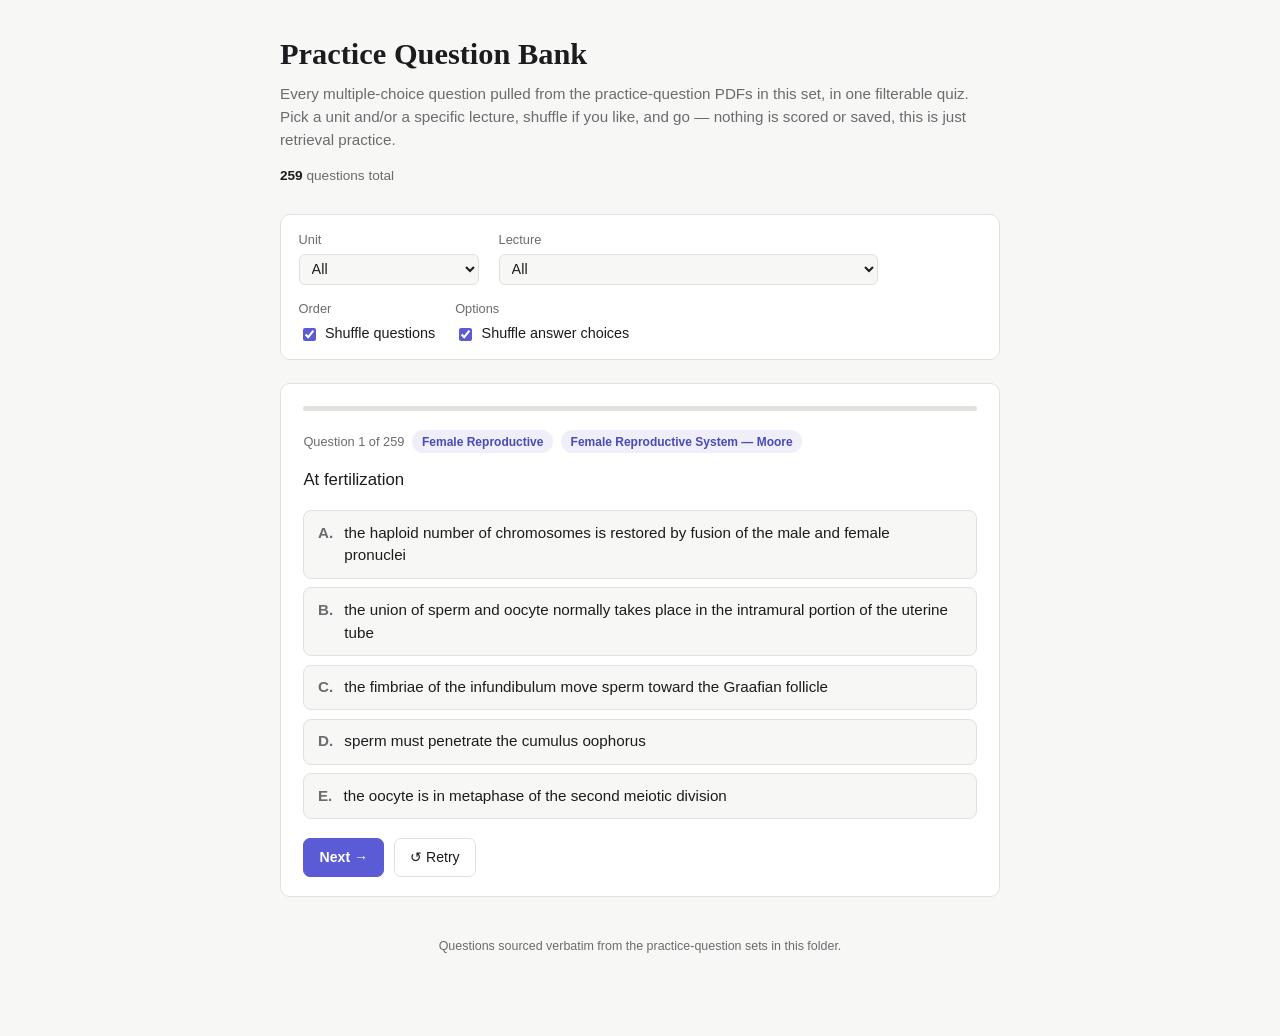
<file: ff.html>
<!DOCTYPE html>
<html lang="en">
<head>
<meta charset="utf-8">
<meta name="viewport" content="width=device-width, initial-scale=1">
<title>Practice Question Bank</title>
<style>
  :root {
    --bg: #f7f7f5;
    --panel: #ffffff;
    --text: #1c1c1e;
    --muted: #6b6b70;
    --border: #e2e1dd;
    --accent: #5b5bd6;
    --accent-text: #ffffff;
    --correct: #1e7a3d;
    --correct-bg: #e7f6ec;
    --incorrect: #b3261e;
    --incorrect-bg: #fbeae9;
    --tag-bg: #efeef9;
    --tag-text: #4a4ab8;
    --radius: 10px;
    --serif: Georgia, "Iowan Old Style", "Palatino Linotype", Palatino, serif;
    --sans: -apple-system, BlinkMacSystemFont, "Segoe UI", Roboto, Helvetica, Arial, sans-serif;
  }
  @media (prefers-color-scheme: dark) {
    :root {
      --bg: #16161a;
      --panel: #1f1f24;
      --text: #ecebe9;
      --muted: #9b9ba3;
      --border: #333339;
      --accent: #8f8ff5;
      --accent-text: #16161a;
      --correct: #6fcf97;
      --correct-bg: #16351f;
      --incorrect: #f28b82;
      --incorrect-bg: #3a1a18;
      --tag-bg: #2a2a45;
      --tag-text: #b6b6f0;
    }
  }
  * { box-sizing: border-box; }
  html, body { margin: 0; padding: 0; background: var(--bg); color: var(--text); }
  body { font-family: var(--sans); line-height: 1.5; }
  .wrap { max-width: 760px; margin: 0 auto; padding: 2rem 1.25rem 5rem; }
  header.page-head { margin-bottom: 1.75rem; }
  header.page-head h1 { font-family: var(--serif); font-size: 1.9rem; margin: 0 0 0.35rem; }
  header.page-head p { color: var(--muted); margin: 0; font-size: 0.95rem; }
  .stat-row { display:flex; gap:1.5rem; margin-top:0.9rem; flex-wrap:wrap; font-size:0.85rem; color:var(--muted); }
  .stat-row strong { color: var(--text); }

  .toolbar {
    display: flex; flex-wrap: wrap; gap: 0.9rem 1.25rem;
    background: var(--panel); border: 1px solid var(--border); border-radius: var(--radius);
    padding: 0.9rem 1.1rem; margin-bottom: 1.4rem;
  }
  .field { display: flex; flex-direction: column; gap: 0.3rem; font-size: 0.8rem; color: var(--muted); }
  .field select {
    font: inherit; font-size: 0.9rem; padding: 0.35rem 0.5rem; border-radius: 6px;
    border: 1px solid var(--border); background: var(--bg); color: var(--text); min-width: 180px;
  }
  .check { display: flex; align-items: center; gap: 0.4rem; font-size: 0.9rem; color: var(--text); }
  .check input { accent-color: var(--accent); }

  .card {
    background: var(--panel); border: 1px solid var(--border); border-radius: var(--radius);
    padding: 1.4rem 1.4rem 1.2rem;
  }
  .quiz-meta { display: flex; gap: 0.5rem; flex-wrap: wrap; align-items: center; margin-bottom: 0.9rem; font-size: 0.8rem; color: var(--muted); }
  .tag { background: var(--tag-bg); color: var(--tag-text); border-radius: 999px; padding: 0.15rem 0.6rem; font-size: 0.75rem; font-weight: 600; }
  .stem { font-size: 1.05rem; margin: 0 0 1.1rem; white-space: pre-wrap; }

  .opts { display: flex; flex-direction: column; gap: 0.55rem; }
  .opt {
    display: flex; align-items: flex-start; gap: 0.7rem; text-align: left;
    border: 1px solid var(--border); border-radius: 8px; padding: 0.65rem 0.85rem;
    background: var(--bg); color: var(--text); cursor: pointer; font: inherit; font-size: 0.95rem;
  }
  .opt:hover:not(:disabled) { border-color: var(--accent); }
  .opt:disabled { cursor: default; }
  .opt .key { font-weight: 700; color: var(--muted); flex: 0 0 auto; }
  .opt .txt { flex: 1 1 auto; }
  .opt .mark { flex: 0 0 auto; font-size: 0.8rem; font-weight: 600; }
  .opt.is-correct { border-color: var(--correct); background: var(--correct-bg); }
  .opt.is-correct .mark { color: var(--correct); }
  .opt.is-wrong { border-color: var(--incorrect); background: var(--incorrect-bg); }
  .opt.is-wrong .mark { color: var(--incorrect); }

  .feedback { margin-top: 1.1rem; }
  .verdict { font-weight: 700; margin: 0 0 0.5rem; }
  .verdict.correct { color: var(--correct); }
  .verdict.incorrect { color: var(--incorrect); }
  .rationale { background: var(--tag-bg); border-radius: 8px; padding: 0.8rem 1rem; font-size: 0.92rem; white-space: pre-wrap; }
  .source-line { margin-top: 0.7rem; font-size: 0.78rem; color: var(--muted); }

  .nav-row { display: flex; gap: 0.6rem; flex-wrap: wrap; margin-top: 1.2rem; }
  .btn {
    font: inherit; font-size: 0.88rem; padding: 0.5rem 0.95rem; border-radius: 7px;
    border: 1px solid var(--border); background: var(--panel); color: var(--text); cursor: pointer;
  }
  .btn:hover { border-color: var(--accent); }
  .btn.primary { background: var(--accent); color: var(--accent-text); border-color: var(--accent); font-weight: 600; }

  .empty { color: var(--muted); font-style: italic; padding: 1.5rem 0; }
  .summary h2 { font-family: var(--serif); font-size: 1.4rem; margin-top: 0; }
  .summary ul { padding-left: 1.2rem; font-size: 0.9rem; }
  .summary li { margin-bottom: 0.4rem; }
  .progress-track { height: 5px; background: var(--border); border-radius: 999px; overflow: hidden; margin-bottom: 1.2rem; }
  .progress-fill { height: 100%; background: var(--accent); transition: width 0.2s ease; }
  footer { text-align:center; color: var(--muted); font-size: 0.78rem; margin-top: 2.5rem; }
</style>
</head>
<body>
<div class="wrap">
  <header class="page-head">
    <h1>Practice Question Bank</h1>
    <p>Every multiple-choice question pulled from the practice-question PDFs in this set, in one filterable quiz. Pick a unit and/or a specific lecture, shuffle if you like, and go — nothing is scored or saved, this is just retrieval practice.</p>
    <div class="stat-row" id="stat-row"></div>
  </header>

  <div class="toolbar" id="toolbar"></div>
  <div class="card" id="stage"></div>

  <footer>Questions sourced verbatim from the practice-question sets in this folder.</footer>
</div>

<script>
const QUESTIONS = [{"id": "PIT-01", "lecture": "Hypothalamus & Pituitary Gland Disorders — Kingery", "topic": "Diabetes insipidus", "stem": "A 41-year-old man has been drinking large quantities of water--up to 20 liters per day--for the past week. On physical examination he has diminished skin turgor and dry mucous membranes. Laboratory studies show sodium 162 mmol/L, potassium 4.1 mmol/L, chloride 121 mmol/L, and bicarbonate 27 mmol/L. His serum glucose is 75 mg/dL and creatinine 1.0 mg/dL. His serum osmolality is 343 mOsm/kg. A deficiency of which of the following hormones is most likely present in this man?", "options": [{"id": "A", "text": "Vasopressin (ADH)"}, {"id": "B", "text": "Oxytocin"}, {"id": "C", "text": "Insulin"}, {"id": "D", "text": "Growth hormone (GH)"}, {"id": "E", "text": "Prolactin"}], "correct_answer": "A", "rationale": "The patient in the vignette has symptoms consistent of polydipsia or excessive drinking. His labs reveal hypernatremia with a dilute urine which is consistent with diabetes insipidus. The hormone deficiency of DI (also called arginine vasopression deficiency) is vasopression or ADH deficiency"}, {"id": "PIT-02", "lecture": "Hypothalamus & Pituitary Gland Disorders — Kingery", "topic": "GH-secreting adenoma", "stem": "A 12-year-old female patient is seen for headaches and an MRI performed that demonstrates a pituitary adenoma. Further workup shows an elevation in the patient's growth hormone levels. Which of the following are most accurate about this diagnosis in this patient at this time?", "options": [{"id": "A", "text": "Suppression of growth hormone in response to an oral glucose load confirms the diagnosis"}, {"id": "B", "text": "Growth hormone must be suppressed to normal levels to prevent gigantism"}, {"id": "C", "text": "The patient should be counseled about the risk of serious hypoglycemic episodes due to this problem"}, {"id": "D", "text": "This problem does not affect current or future fertility"}, {"id": "E", "text": "The patient has a decreased risk of cardiovascular disease, especially hypertension"}], "correct_answer": "B", "rationale": "Growth hormone excess prior to closure of the epiphyses results in gigantism if left uncorrected. Lack of suppression of the excessive GH in response to a glucose load is diagnostic, and GH excess is associated with hyperglycemia and increased risk of diabetes, not hypoglycemia. Growth hormone excess in females also causes infertility by interfering with the LH/FSH axis"}, {"id": "PIT-03", "lecture": "Hypothalamus & Pituitary Gland Disorders — Kingery", "topic": "Craniopharyngioma", "stem": "A 12-year-old boy has had worsening headaches for 2 months. According to his growth chart, his height had been at the 75th percentile, but he has grown only 0.5 in (1.2cm) in the past year. A growth hormone stimulation test confirms growth hormone deficiency. A head MRI reveals a 4 cm mass expanding the sella turcica and eroding the sphenoid bone. The mass is cystic with scattered calcifications. Which of the following is the most likely cause for the patient's growth failure?", "options": [{"id": "A", "text": "Prolactinoma"}, {"id": "B", "text": "Metastitic seminoma"}, {"id": "C", "text": "Empty Sella syndrome"}, {"id": "D", "text": "Anaplastic astrocytoma"}, {"id": "E", "text": "Craniopharyngioma"}], "correct_answer": "E", "rationale": "The patient in the vignette has growth hormone deficiency. The patient had findings concerning for a brain tumor and CT scan describes imaging consistent with a craniopharyngioma. The most significant cause and classic cause of acquired GH deficiency is craniopharyngioma."}, {"id": "PIT-04", "lecture": "Hypothalamus & Pituitary Gland Disorders — Kingery", "topic": "Panhypopituitarism", "stem": "Autopsy performed after a middle-aged patient died in a motor vehicle accident demonstrates the pituitary lesion shown below. During life, the patient had required treatment with hydrocortisone, levothyroxine, and testosterone. Which of the following best explains why this patient required all three hormone replacements?", "options": [{"id": "A", "text": "The tumor was secreting excess cortisol, thyroid hormone, and testosterone, requiring suppressive therapy"}, {"id": "B", "text": "The mass compressed and destroyed normal anterior pituitary tissue, causing deficiency of multiple pituitary hormones"}, {"id": "C", "text": "The tumor invaded the posterior pituitary, causing loss of oxytocin and vasopressin"}, {"id": "D", "text": "The mass blocked cerebrospinal fluid drainage, leading to hormonal imbalances"}, {"id": "E", "text": "The tumor was a metastatic carcinoma that destroyed the adrenal glands, thyroid, and testes directly"}], "correct_answer": "B", "rationale": "The pituitary lesion is a large adenoma, which likely impinges upon the optic chiasm causing visual field defects. Recall that many large adenomas are nonfunctioning-meaning they do not produce any hormones and continue to grow in size until they cause symptoms-headaches and visual changes or (in this case) hypopituitarism. This autopsy demonstrates a giant nonfunctioning pituitary adenoma causing panhypopituitarism through direct compression and destruction of the surrounding normal pituitary gland. The hormone replacements map directly to anterior pituitary deficiencies: hydrocortisone replaces cortisol (lost ACTH), levothyroxine replaces thyroid hormone (lost TSH), and testosterone replaces gonadal function (lost LH/FSH). This pattern — called panhypopituitarism — is common with large nonfunctioning adenomas."}, {"id": "PIT-05", "lecture": "Hypothalamus & Pituitary Gland Disorders — Kingery", "topic": "Acromegaly", "stem": "Sarah is a 32-year-old woman who presents to her endocrinologist with concerns about her appearance and recent changes in her health. She reports enlarged hands and feet, facial changes including a prominent jaw and enlarged tongue, and joint pain. On further questioning, she reports frequent headaches and changes in her vision. Which of the following conditions is most commonly associated her condition?", "options": [{"id": "A", "text": "Diabetes mellitus"}, {"id": "B", "text": "Hypotension"}, {"id": "C", "text": "Gonadal hyperfunction"}, {"id": "D", "text": "Diabetes insipidus"}, {"id": "E", "text": "Hyperthyroidism"}], "correct_answer": "A", "rationale": "The patient in the vignette has classic signs and symptoms of growth hormone excess causing her acromegaly. Growth hormone excess is associated with diabetes mellitus and hyperglycemia, hypertension (not hypotension) and gonadal hypofunction (not hyperfunction). It is not associated with DI or hyperthyroidism, rather associated with congestive heart failure, and increased risks of cancers."}, {"id": "PIT-06", "lecture": "Hypothalamus & Pituitary Gland Disorders — Kingery", "topic": "Pituitary apoplexy", "stem": "A 45-year-old man with a history of hypertension presents to the emergency department with sudden onset of severe headache, visual disturbances, and altered mental status. On examination, he is found to have hypotension and bilateral ophthalmoplegia. MRI of the brain reveals hemorrhage within a pituitary macroadenoma. What is the most likely diagnosis?", "options": [{"id": "A", "text": "Subarachnoid hemorrhage"}, {"id": "B", "text": "Pituitary apoplexy"}, {"id": "C", "text": "Migraine headache"}, {"id": "D", "text": "Cavernous sinus thrombosis"}, {"id": "E", "text": "Meningitis"}], "correct_answer": "B", "rationale": "Pituitary apoplexy is a medical emergency characterized by hemorrhage or infarction of the pituitary gland, often within a pre-existing pituitary adenoma. The clinical presentation includes sudden onset of headache, visual disturbances (due to compression of the optic chiasm), and altered mental status. Hypotension and ophthalmoplegia are also common findings. MRI can confirm the diagnosis by showing hemorrhage within the pituitary gland."}, {"id": "PIT-07", "lecture": "Hypothalamus & Pituitary Gland Disorders — Kingery", "topic": "Sheehan syndrome", "stem": "A 30-year-old woman presents to her primary care physician six months after delivering her first child. She reports fatigue, inability to breastfeed, and amenorrhea since delivery. On examination, she appears pale and has low blood pressure. Laboratory tests reveal low levels of ACTH, TSH, and prolactin. What is the most likely diagnosis?", "options": [{"id": "A", "text": "Postpartum depression"}, {"id": "B", "text": "Sheehan syndrome"}, {"id": "C", "text": "Hypothyroidism"}, {"id": "D", "text": "Chronic fatigue syndrome"}, {"id": "E", "text": "Addison's disease"}], "correct_answer": "B", "rationale": "Sheehan syndrome, also known as postpartum pituitary necrosis, occurs due to severe blood loss and hypovolemic shock during or after childbirth, leading to ischemic necrosis of the pituitary gland. This results in panhypopituitarism. Symptoms include failure to lactate (due to prolactin deficiency), amenorrhea, fatigue, and low blood pressure. Laboratory findings typically show low levels of multiple pituitary hormones, confirming the diagnosis. Note posterior pituitary deficiencies are rarely affected due to blood supply."}, {"id": "PIT-08", "lecture": "Hypothalamus & Pituitary Gland Disorders — Kingery", "topic": "GH deficiency in children", "stem": "A 7-year-old boy is brought to the pediatric endocrinology clinic by his parents due to concerns about his short stature and poor growth. His height is below the 3rd percentile for his age. On further questioning, his parents report that he has also been experiencing fatigue and has difficulty concentrating in school. Laboratory tests reveal a low IGF-1 level. What is the most appropriate next step in management?", "options": [{"id": "A", "text": "Reassurance and follow-up in 6 months"}, {"id": "B", "text": "Initiate thyroid hormone replacement"}, {"id": "C", "text": "Perform a growth hormone stimulation test"}, {"id": "D", "text": "Start corticosteroid therapy"}, {"id": "E", "text": "Obtain a brain MRI"}], "correct_answer": "C", "rationale": "Growth hormone (GH) deficiency in children presents with short stature, poor growth velocity, and other non-specific symptoms such as fatigue and difficulty concentrating. A low IGF-1 level supports the suspicion of GH deficiency, but the diagnosis must be confirmed with a GH stimulation test, which assesses the pituitary gland's ability to secrete growth hormone. If GH deficiency is confirmed, appropriate treatment with GH therapy can be initiated."}, {"id": "PTP-01", "lecture": "Pituitary, Thyroid & Pancreas Hormones — Joshua", "topic": "GH axis regulation", "stem": "A 15-year-old boy comes to the clinic for evaluation of delayed growth. His height is below the 3rd percentile for his age, and he appears younger than his peers. Laboratory studies reveal elevated plasma levels of insulin-like growth factor 1 (IGF-1). Further analysis suggests the cause is related to increased activity of a hypothalamic hormone that inhibits growth hormone (GH) release from the anterior pituitary. Which of the following most likely accounts for the increased release of this hypothalamic hormone?", "options": [{"id": "A", "text": "Decreased plasma levels of growth hormone (GH)"}, {"id": "B", "text": "Low plasma levels of atrial natriuretic peptide (ANP)"}, {"id": "C", "text": "Increased plasma levels of insulin-like growth factor 1 (IGF-1)"}, {"id": "D", "text": "Increased thyrotropin-releasing hormone (TRH) in plasma"}, {"id": "E", "text": "Increased dopamine in plasma"}], "correct_answer": "C", "rationale": "IGF-1 is produced in response to GH and provides negative feedback to the hypothalamus and anterior pituitary. It stimulates the release of somatostatin (growth hormone–inhibiting hormone) from hypothalamic neurosecretory neurons, which then inhibits GH secretion from the anterior pituitary. Wrong Answer Analysis: A. Decreased plasma levels of GH: Incorrect. Low GH would reduce somatostatin release and increase GHRH, to try to restore GH levels. B. Low plasma levels of ANP: Incorrect. ANP does not play a significant role in hypothalamic control of GH or somatostatin release. D. Increased TRH in plasma: Incorrect. TRH primarily stimulates TSH and prolactin secretion from the anterior pituitary. It does not regulate somatostatin release. E. Increased dopamine in plasma: Incorrect. Dopamine inhibits prolactin secretion but has no direct effect on somatostatin secretion."}, {"id": "PTP-02", "lecture": "Pituitary, Thyroid & Pancreas Hormones — Joshua", "topic": "GH-IGF1 axis", "stem": "A 7-year-old boy is evaluated for poor growth by his pediatrician. Genetic analysis reveals a rare mutation resulting in the complete absence of insulin-like growth factors (IGFs), also known as somatomedins. Despite this, laboratory testing shows markedly elevated levels of growth hormone (GH). Physical examination shows short stature with minimal skeletal or organ overgrowth. Which of the following effects would still likely be observed in this patient due to excessive GH secretion?", "options": [{"id": "A", "text": "An increase in bone growth"}, {"id": "B", "text": "An increase in heart and liver growth"}, {"id": "C", "text": "An increase in plasma amino acid levels"}, {"id": "D", "text": "Hyperglycemia"}, {"id": "E", "text": "Lipogenesis"}], "correct_answer": "D", "rationale": "Growth hormone has direct anti-insulin effects, including: Decreasing glucose uptake in muscle and adipose tissue Increasing hepatic gluconeogenesis. These actions contribute to insulin resistance and can cause hyperglycemia, even in the absence of IGFs. GH-induced tissue and bone growth is primarily mediated by IGF-1, so in the absence of IGFs, growth-promoting effects are diminished. Wrong Answer Analysis: A. An increase in bone growth: Incorrect. GH requires IGF-1 to stimulate epiphyseal and linear bone growth, especially in children. B. An increase in heart and liver growth: Incorrect. Visceral organ growth from GH is IGF-1 dependent, and without IGFs, this effect is severely blunted. C. An increase in plasma amino acid levels: Incorrect. GH typically decreases plasma amino acids by stimulating protein synthesis. However, this effect is also IGF-1 mediated to some extent and is unlikely to occur robustly without IGFs. E. Lipogenesis: Incorrect. GH has lipolytic (fat breakdown) effects, not lipogenic ones. It decreases fat stores and promotes the use of fatty acids for energy."}, {"id": "PTP-03", "lecture": "Pituitary, Thyroid & Pancreas Hormones — Joshua", "topic": "Posterior pituitary hormones", "stem": "The secretion of a hormone from the posterior pituitary:", "options": [{"id": "A", "text": "Can cause a decrease in blood volume"}, {"id": "B", "text": "Can increase release of prolactin from the anterior pituitary"}, {"id": "C", "text": "Increases sodium reabsorption in the distal tubule of the nephron"}, {"id": "D", "text": "Inhibits milk production by the breast"}, {"id": "E", "text": "Increases water reabsorption in the kidney"}], "correct_answer": "E", "rationale": "The posterior pituitary releases two hormones: Antidiuretic hormone (ADH/vasopressin) and Oxytocin. ADH acts on V2 receptors in the collecting ducts of the nephron to increase water reabsorption, thereby conserving body water, increasing blood volume, and concentrating urine. This is the most direct and well-known renal effect of a posterior pituitary hormone. Wrong Answer Analysis: A. Can cause a decrease in blood volume. Incorrect: ADH increases water reabsorption, leading to an increase (not decrease) in blood volume and blood pressure. B. Can increase release of prolactin from the anterior pituitary - Incorrect: Prolactin release is stimulated by TRH and inhibited by dopamine, both of which are related to anterior pituitary regulation. Posterior pituitary hormones (ADH and oxytocin) do not stimulate prolactin secretion. C. Increases sodium reabsorption in the distal tubule of the nephron - Incorrect: Sodium reabsorption in the distal tubule is primarily regulated by aldosterone, a hormone from the adrenal cortex (zona glomerulosa), not the posterior pituitary. D. Inhibits milk production by the breast. - Incorrect: Milk production is stimulated by prolactin (from the anterior pituitary). Oxytocin (from the posterior pituitary) stimulates milk ejection, not production. It does not inhibit milk synthesis."}, {"id": "PTP-04", "lecture": "Pituitary, Thyroid & Pancreas Hormones — Joshua", "topic": "Graves disease", "stem": "A 29-year-old woman comes to the clinic with complaints of weight loss, anxiety, and frequent bowel movements over the past 3 months. She also notes increased sweating and palpitations. Physical examination reveals a fine tremor in both hands and mild lid lag. Her thyroid gland is diffusely enlarged without nodules. Laboratory studies show: TSH: low and Free T4: elevated. Which of the following is the most likely explanation for these findings?", "options": [{"id": "A", "text": "Iodine deficiency"}, {"id": "B", "text": "Secondary (pituitary) hyperthyroidism"}, {"id": "C", "text": "Tertiary (hypothalamic) hyperthyroidism"}, {"id": "D", "text": "Graves' disease"}, {"id": "E", "text": "Secondary (pituitary) hypothyroidism"}], "correct_answer": "D", "rationale": "Graves' disease is an autoimmune condition in which TSH receptor–stimulating antibodies (thyroid-stimulating immunoglobulins) mimic TSH, leading to excessive thyroid hormone production. This results in elevated T4 and suppressed TSH due to negative feedback on the anterior pituitary. Wrong Answer Analysis: A. Iodine deficiency: Incorrect. Leads to decreased T4 production and often elevated TSH due to lack of negative feedback. B. Secondary (pituitary) hyperthyroidism: Incorrect. Would show high TSH and high T4, since the pituitary is inappropriately stimulating the thyroid. C. Tertiary (hypothalamic) hyperthyroidism: Incorrect. Caused by excess TRH, leading to elevated TSH and T4. E. Secondary (pituitary) hypothyroidism: Incorrect. Would result in low TSH and low T4, due to pituitary failure."}, {"id": "PTP-05", "lecture": "Pituitary, Thyroid & Pancreas Hormones — Joshua", "topic": "Thyroid hormone classification", "stem": "The hormones produced by the follicular cells of thyroid gland categorizes as ________hormones:", "options": [{"id": "A", "text": "protein."}, {"id": "B", "text": "autocrine."}, {"id": "C", "text": "paracrine"}, {"id": "D", "text": "steroid (derived from cholesterol)."}, {"id": "E", "text": "amine (derived from tyrosine)."}], "correct_answer": "E", "rationale": "The follicular cells of the thyroid gland produce thyroid hormones—thyroxine (T4) and triiodothyronine (T3). These hormones are synthesized from the amino acid tyrosine and incorporate iodine. Despite being derived from an amino acid, they are lipophilic and behave like steroid hormones in terms of mechanism (i.e., binding intracellular receptors and affecting gene transcription). However, chemically, they are categorized as amine hormones, specifically iodinated tyrosine derivatives. Wrong Answer Analysis: A. Protein. - Incorrect. Protein hormones are made of chains of amino acids and include hormones like insulin, glucagon, and growth hormone. Thyroid hormones are not peptides or proteins; they are small, non-peptide molecules derived from a single amino acid (tyrosine). Therefore, this classification is incorrect. B. Autocrine - Incorrect. Autocrine hormones act on the same cell that secretes them. Thyroid hormones are secreted into the bloodstream and exert effects on distant tissues, so they are endocrine, not autocrine. C. Paracrine - Incorrect. Paracrine hormones act on neighboring cells in the local environment. Thyroid hormones are systemic hormones released into circulation, affecting distant target organs, not local cells. Therefore, they are not paracrine. D. Steroid (derived from cholesterol) - Incorrect. Steroid hormones (e.g., cortisol, aldosterone, estrogen, testosterone) are synthesized from cholesterol and have a four-ring steroid backbone. Thyroid hormones, while they act like steroids in function (intracellular receptors), are not derived from cholesterol; they are derived from tyrosine, making them amines, not steroids."}, {"id": "PTP-06", "lecture": "Pituitary, Thyroid & Pancreas Hormones — Joshua", "topic": "Thyroid hormone binding proteins", "stem": "A 35-year old female goes in for a medical exam because she has not been feeling well for several weeks. Test results show total plasma levels of T4 and T3 (thyroid hormones) are low although her free T4 and T3 levels are normal. What do you think might be the most likely cause?", "options": [{"id": "A", "text": "Pregnancy"}, {"id": "B", "text": "Grave's Disease"}, {"id": "C", "text": "Diabetes Mellitus"}, {"id": "D", "text": "Decreased proteins in the blood due to liver disease"}, {"id": "E", "text": "Hyperglycemia"}], "correct_answer": "D", "rationale": "Most thyroid hormones (T4 and T3) in the blood are bound to plasma proteins, especially thyroxine-binding globulin (TBG), produced by the liver. Only a small fraction (∼0.03% of T4, ∼0.3% of T3) is free (unbound) and biologically active. In liver disease, synthesis of TBG and other plasma proteins is decreased, resulting in lower total (bound + free) hormone levels, but free hormone levels can remain normal. Since free hormones determine physiological activity and feedback regulation, the thyroid axis remains normal, and symptoms may be subtle or due to the underlying liver disease. Wrong Answer Analysis: A. Pregnancy. Incorrect. During pregnancy, estrogen increases TBG production by the liver, which raises total T4 and T3, but free levels remain normal due to compensatory increases in thyroid hormone production. In contrast, this patient has low total but normal free levels—the opposite of pregnancy effects. B. Grave's Disease. Incorrect. Grave's disease is an autoimmune hyperthyroidism. It causes increased total and free T3/T4. You would expect elevated free and total T3/T4 and suppressed TSH, not normal free hormones with low total values. C. Diabetes Mellitus. Incorrect. Diabetes doesn't significantly affect thyroid hormone binding protein levels directly. While diabetes can be associated with other endocrine abnormalities, it does not cause isolated changes in total vs. free thyroid hormone levels like this. This choice is too nonspecific and unrelated to the thyroid hormone binding mechanism. E. Hyperglycemia. Incorrect. Hyperglycemia, like in poorly controlled diabetes, may alter peripheral metabolism of hormones but does not selectively lower total thyroid hormone levels while maintaining free levels. No direct effect on TBG or thyroid hormone synthesis/binding."}, {"id": "PTP-07", "lecture": "Pituitary, Thyroid & Pancreas Hormones — Joshua", "topic": "GLUT-4 transporter", "stem": "Researchers perform a study on glucose metabolism in various tissues. They genetically modify one group of animals to lack the insulin-dependent glucose transporter GLUT-4. These animals are then given an intravenous glucose load under controlled conditions. Subsequent tissue analysis reveals a marked reduction in glucose uptake in one specific tissue type, while other tissues show relatively unaffected glucose transport. Which of the following tissues is most likely to show impaired glucose uptake due to the absence of GLUT-4?", "options": [{"id": "A", "text": "All tissues"}, {"id": "B", "text": "Skeletal muscle"}, {"id": "C", "text": "The brain"}, {"id": "D", "text": "Red blood cells"}, {"id": "E", "text": "The liver"}], "correct_answer": "B", "rationale": "GLUT-4 is an insulin-dependent glucose transporter found primarily in skeletal muscle and adipose tissue. When insulin is present (e.g., post-prandially), GLUT-4 trans-locates to the cell membrane to increase glucose uptake. Destroying GLUT-4 severely impairs glucose entry into skeletal muscle, which is a major site of insulin-stimulated glucose disposal. Wrong Answer Analysis: A. All tissues: Incorrect. Many tissues use other GLUT isoforms (e.g., GLUT-1, GLUT-2, GLUT-3) that are insulin-independent. C. The brain: Incorrect. The brain uses GLUT-1 and GLUT-3, which are not insulin-dependent and remain functional without GLUT-4. D. Red blood cells: Incorrect. RBCs rely on GLUT-1, which is constitutively active and insulin-independent. E. The liver: Incorrect. The liver uses GLUT-2, which facilitates bidirectional glucose transport and is also insulin-independent."}, {"id": "PTP-08", "lecture": "Pituitary, Thyroid & Pancreas Hormones — Joshua", "topic": "Absorptive state metabolism", "stem": "During the absorptive state (fed state) for a normal adult:", "options": [{"id": "A", "text": "secretion from beta cells of the pancreas is increased."}, {"id": "B", "text": "the brain decreases utilization of FFA as an energy source."}, {"id": "C", "text": "hepatic gluconeogenesis is increased"}, {"id": "D", "text": "insulin secretion is decreased"}, {"id": "E", "text": "release of somatostatin from the hypothalamus is decreased."}], "correct_answer": "A", "rationale": "During the absorptive (fed) state, which occurs after a meal, there is an increase in blood glucose, amino acids, and fatty acids. This stimulates the beta cells in the pancreas to secrete insulin. Insulin promotes: Glucose uptake into tissues (muscle, fat); Glycogenesis (glucose → glycogen in liver and muscle); Lipogenesis; Protein synthesis. Insulin is the dominant hormone in the absorptive state and is responsible for promoting anabolic processes to store excess nutrients. Wrong Answer Analysis: B. The brain decreases utilization of FFA as an energy source. Incorrect – The brain rarely utilizes free fatty acids (FFAs) for energy under normal conditions. Instead, it relies almost exclusively on glucose in the fed and fasting states (except during prolonged fasting or starvation, when it begins to use ketone bodies). So the brain is not decreasing its FFA usage in the fed state—it's already not using FFAs in significant amounts. C. Hepatic gluconeogenesis is increased. Incorrect – In the fed state, gluconeogenesis is inhibited. High insulin levels and the presence of dietary glucose suppress hepatic gluconeogenesis, since glucose is already abundant. This process becomes more active during the post-absorptive or fasting state, when blood glucose is low. D. Insulin secretion is decreased. Incorrect – The opposite is true. In response to increased blood glucose and other nutrients during the fed state, insulin secretion is increased, not decreased. This makes option D directly contradict the physiology of the absorptive state. E. Release of somatostatin from the hypothalamus is decreased. Incorrect – Somatostatin is secreted by the delta cells of the pancreas, the hypothalamus, and the GI tract, but its role in the absorptive state is minimal compared to insulin. Hypothalamic somatostatin is primarily involved in inhibiting growth hormone (GH release—not directly regulating nutrient metabolism in the absorptive state. Therefore, changes in hypothalamic somatostatin are not a primary feature of the absorptive state."}, {"id": "PTP-09", "lecture": "Pituitary, Thyroid & Pancreas Hormones — Joshua", "topic": "Glucagon action", "stem": "A 24-year-old man participates in a clinical study on fasting metabolism. He fasts for 24 hours, during which his blood glucose levels are monitored. At the 16-hour mark, his plasma insulin levels are low, while glucagon levels are elevated. As a result, his body begins to mobilize stored energy to maintain normal blood glucose levels. Which of the following metabolic effects is most directly promoted by glucagon in this state?", "options": [{"id": "A", "text": "Promotes protein synthesis"}, {"id": "B", "text": "Stimulates production of somatomedins"}, {"id": "C", "text": "Promotes lipogenesis"}, {"id": "D", "text": "Promotes glycogenolysis"}, {"id": "E", "text": "Inhibits hormone-sensitive lipase in adipose tissue"}], "correct_answer": "D", "rationale": "Glucagon is a catabolic hormone released from pancreatic α-cells in response to low blood glucose. It promotes glycogenolysis in the liver, which breaks down glycogen into glucose to maintain plasma glucose levels during fasting. Wrong Answer Analysis: A. Promotes protein synthesis: Incorrect. This is a function of insulin, not glucagon. Glucagon promotes catabolism, not anabolism. B. Stimulates production of somatomedins (IGF-1): Incorrect. Somatomedins are stimulated by growth hormone (GH), not glucagon. C. Promotes lipogenesis: Incorrect. Lipogenesis is insulin-dependent. Glucagon favors lipolysis, not fat storage. E. Inhibits hormone-sensitive lipase in fat: Incorrect. Glucagon actually activates hormone-sensitive lipase to promote lipolysis, releasing free fatty acids for energy."}, {"id": "THY-01", "lecture": "Thyroid Disorders — Kingery", "topic": "Hyperthyroidism labs", "stem": "A 28-year-old woman has had difficulty concentrating at work for the past month. She is constantly getting up and walking around to visit co-workers. She complains that the work area is too hot. She seems nervous and often spills her coffee. She has been eating more but has lost 5 kg in the past 2 months. On physical examination her temperature is 37.5°C, pulse 101/minute, respiratory rate 22/minute, and blood pressure 145/85 mm Hg. She has a diffusely nontender swelling on her anterior area of her neck. Which of the following laboratory findings is most likely to be present in this woman?", "options": [{"id": "A", "text": "High ACTH"}, {"id": "B", "text": "Decreased iodine uptake"}, {"id": "C", "text": "Decreased peripheral conversion to T3"}, {"id": "D", "text": "Decreased TSH"}, {"id": "E", "text": "Decreased T4 (thyroxine)"}], "correct_answer": "D", "rationale": "The woman in the vignette has signs and symptoms of hyperthyroidism. Lab values of hyperthyroidism have a decreased TSH and elevated T3 and T4 levels. Decreased T4 would be consistent with hypothyroidism. She also likely has increased conversion to T3. Because this patient has hyperthyroidism, her iodine uptake scan would be increased. While primary adrenal insufficiency may share some symptoms with hyperthyroidism, the physical exam makes a high ACTH unlikely."}, {"id": "THY-02", "lecture": "Thyroid Disorders — Kingery", "topic": "Neonatal Graves disease", "stem": "A 22-year-old female with a recent thyroidectomy due to Graves' disease delivers a full term infant. The only medication during pregnancy was levothyroxine and she remained euthyroid throughout her pregnancy. Shortly following delivery, thyroid labs were obtained on the infant which revealed a suppressed TSH and elevated free thyroxine level. Which of the following correctly describes the infant's condition?", "options": [{"id": "A", "text": "TSH receptor antibody or thyroid stimulating immunoglobulin (TSI) is diagnostic of the infant's condition"}, {"id": "B", "text": "The infant has neonatal graves' which has a low risk of mortality"}, {"id": "C", "text": "The infant has a form of permanent thyrotoxicosis"}, {"id": "D", "text": "The infant has no risk of neonatal graves' since the mother had her thyroid removed and has been euthyroid throughout pregnancy"}, {"id": "E", "text": "Infant with this condition typically has macroglossia, coarse facial features and persistent jaundice"}], "correct_answer": "A", "rationale": "The patient in the clinical scenario has neonatal graves. This is characterized by the transplacental transfer of the mother's TSI or TSH receptor ab to the infant. This mortality risk is high (25%), but this form of hyperthyroidism is typically transient (lasts 2-4 months). The risk of neonatal graves remains even if the mother has had thyroidectomy or ablation. Answer E is consistent with untreated congenital hypothyroidism."}, {"id": "THY-03", "lecture": "Thyroid Disorders — Kingery", "topic": "Thyroglossal duct cyst", "stem": "A 14-year-old boy has felt a 'bump' in his neck for the past year. On physical examination just anterior to the trachea in the midline is a palpable non-tender 2 cm mass. TSH and FT4 lab values are normal. A fine needle aspirate of the mass yields only clear, mucoid fluid. Which of the following is the most likely diagnosis?", "options": [{"id": "A", "text": "Thyroglossal duct cyst"}, {"id": "B", "text": "Lymph node metastasis of follicular carcinoma"}, {"id": "C", "text": "Follicular adenoma"}, {"id": "D", "text": "Nodule of a multinodular goiter"}, {"id": "E", "text": "Branchial cleft cyst"}], "correct_answer": "A", "rationale": "The boy in this vignette has a thyroglossal duct cyst which is classically described as a midline structure anterior to the trachea. It typically contains mucous or clear fluid on biopsy. Lymph node from a follicular carcinoma unlikely to be midline or clear fluid. Same is true for a follicular adenoma in which the biopsy would not be clear or mucous like. A multinodular goiter would have an enlarged thyroid in the vignette with multiple masses. A branchial cleft cyst arises laterally on the neck, not midline."}, {"id": "THY-04", "lecture": "Thyroid Disorders — Kingery", "topic": "Congenital hypothyroidism", "stem": "A 2-week-old newborn infant is brought to the pediatrician for a routine check-up. The child appears jaundiced and has a prolonged neonatal jaundice since birth. The mother reports that the baby is feeding well but seems excessively lethargic and sleeps for long periods. Physical examination reveals a protruding tongue, a hoarse cry, and a visibly enlarged tongue. The rest of the physical exam is unremarkable. Based on the clinical presentation and physical examination findings, what is the most likely laboratory finding?", "options": [{"id": "A", "text": "Elevated TSH"}, {"id": "B", "text": "Elevated T4"}, {"id": "C", "text": "Elevated T3"}, {"id": "D", "text": "Elevated rT3"}, {"id": "E", "text": "Elevated thyroglobulin"}], "correct_answer": "A", "rationale": "The patient has congenital hypothyroidism (CH). Most common cause of CH is thyroid agenesis or dysgenesis, which would manifest with an elevated TSH and low T4 or Free T4 (primary hypothyroidism since the problem occurs at the gland level). Elevated T4, T3 would be seen in hyperthyroidism, and elevated rT3 would be seen in sick euthyroid."}, {"id": "THY-05", "lecture": "Thyroid Disorders — Kingery", "topic": "Graves disease diagnosis", "stem": "A 30-year-old woman presents with weight loss, palpitations, and heat intolerance. On examination, she has a diffusely enlarged thyroid with a bruit and exophthalmos. Her laboratory results show suppressed TSH (<0.01 mU/L) and elevated free T4 (4.5 ng/dL). What is the most appropriate next step to confirm the diagnosis?", "options": [{"id": "A", "text": "Serum thyroglobulin measurement"}, {"id": "B", "text": "Radioactive iodine uptake (RAIU) test"}, {"id": "C", "text": "Fine-needle aspiration biopsy"}, {"id": "D", "text": "Thyroid ultrasound"}, {"id": "E", "text": "Serum calcitonin measurement"}], "correct_answer": "B", "rationale": "The patient's symptoms and examination findings are suggestive of Graves' disease, the most common cause of hyperthyroidism. The RAIU test helps confirm the diagnosis by demonstrating increased uptake in a diffuse pattern, which is characteristic of Graves' disease. Serum thyroglobulin measurement is used in thyroid cancer follow-up. Fine-needle aspiration biopsy and thyroid ultrasound are more useful in evaluating thyroid nodules. Serum calcitonin measurement is used in the diagnosis of medullary thyroid carcinoma, not hyperthyroidism."}, {"id": "THY-06", "lecture": "Thyroid Disorders — Kingery", "topic": "Papillary thyroid carcinoma", "stem": "A 50-year-old man presents with a painless, progressively enlarging neck mass. On examination, there is a firm, fixed nodule in the left thyroid lobe. Ultrasound shows a 3 cm hypoechoic nodule with microcalcifications. Fine-needle aspiration biopsy reveals cells with nuclear grooves and intranuclear cytoplasmic inclusions. What is the most likely diagnosis?", "options": [{"id": "A", "text": "Papillary thyroid carcinoma"}, {"id": "B", "text": "Follicular thyroid carcinoma"}, {"id": "C", "text": "Medullary thyroid carcinoma"}, {"id": "D", "text": "Anaplastic thyroid carcinoma"}, {"id": "E", "text": "Benign thyroid adenoma"}], "correct_answer": "A", "rationale": "The patient's clinical presentation and biopsy findings are characteristic of papillary thyroid carcinoma, which often presents as a painless, firm thyroid nodule with microcalcifications on ultrasound. The presence of nuclear grooves and intranuclear cytoplasmic inclusions (Orphan Annie eye nuclei) is pathognomonic for papillary thyroid carcinoma. Follicular thyroid carcinoma usually presents with capsular or vascular invasion. Medullary thyroid carcinoma often has elevated calcitonin levels. Anaplastic thyroid carcinoma is highly aggressive and presents with rapid enlargement and local invasion. Benign thyroid adenomas do not typically have these cytological features."}, {"id": "THY-07", "lecture": "Thyroid Disorders — Kingery", "topic": "Hashimoto hypothyroidism", "stem": "A 45-year-old woman presents to the clinic with fatigue, weight gain, and constipation over the past 6 months. On physical examination, she has dry skin, thinning hair, and a slightly enlarged thyroid. Laboratory tests show a TSH of 8.5 mU/L (normal: 0.4-4.0 mU/L) and free T4 of 0.6 ng/dL (normal: 0.8-2.0 ng/dL). Which of the following is the most likely pathophysiological mechanism underlying her condition?", "options": [{"id": "A", "text": "Autoimmune destruction of the thyroid gland"}, {"id": "B", "text": "Excessive iodine intake"}, {"id": "C", "text": "TSH-secreting pituitary adenoma"}, {"id": "D", "text": "Graves' disease"}, {"id": "E", "text": "Thyroid hormone resistance"}], "correct_answer": "A", "rationale": "The patient's clinical presentation and laboratory findings are consistent with hypothyroidism. The most common cause of primary hypothyroidism is Hashimoto's thyroiditis, an autoimmune condition characterized by the destruction of thyroid tissue by autoantibodies. Excessive iodine intake and TSH-secreting pituitary adenoma typically cause hyperthyroidism, not hypothyroidism. Graves' disease is an autoimmune condition causing hyperthyroidism. Thyroid hormone resistance is rare and usually presents with elevated TSH and normal or elevated thyroid hormone levels."}, {"id": "THP-01", "lecture": "Thyroid Pathology — Das", "topic": "Graves disease histology", "stem": "A 24-year-old woman who presented complaining of palpitations and unintentional weight loss is found to have a low serum TSH. On exam, you find that she has a moderate degree of diffuse thyroid gland enlargement, with no distinct nodule, and further lab testing is positive for thyroid-stimulating antibodies (TSI) in her serum. The expected histologic findings in her thyroid gland include which of the following?", "options": [{"id": "A", "text": "Follicular adenoma"}, {"id": "B", "text": "Diffuse papillary hyperplasia of follicles with scalloped colloid"}, {"id": "C", "text": "Thyroid inflammation with a prominent granulomatous component"}, {"id": "D", "text": "Thyroid inflammation with germinal centers and prominent Hurthle cell metaplasia"}, {"id": "E", "text": "Diffuse thyroid gland fibrosis"}], "correct_answer": "B", "rationale": "The clinical history indicated hyperthyroidism caused by Graves disease. In Graves, we see papillary hyperplasia of the follicles with scalloped colloid. Follicular adenoma is only rarely associated with hyperthyroidism and is not associated with TSI antibody. Granulomatous (subacute or DeQuervain's) thyroiditis (choice C) is not associated with hyperthyroidism or TSI. Choice D reflects the histologic findings in Hashimoto's which is associated with hypothyroidism (a brief transient hyperthyroidism can be seen early in the disease) and antibodies other than TSI. Choice E reflects the histologic findings in Reidel's thyroiditis."}, {"id": "THP-02", "lecture": "Thyroid Pathology — Das", "topic": "Medullary thyroid carcinoma", "stem": "A thyroidectomy specimen was sent to the pathology laboratory. On examination, the pathologist sees nests of polygonal to spindle-shaped cells with abundant amyloid in the stroma. Which of the following is true?", "options": [{"id": "A", "text": "The patient probably presented with hypocalcemia"}, {"id": "B", "text": "Most such tumors are multicentric"}, {"id": "C", "text": "Most such tumors are related to an inherited (germline) mutation"}, {"id": "D", "text": "Biologically, this type of tumor is benign"}, {"id": "E", "text": "The patient probably presented with raised serum calcitonin"}], "correct_answer": "E", "rationale": "The description refers to medullary carcinoma, associated with raised serum calcitonin (and calcitonin + tumor cells by immunohistochemistry). Choice A, hypocalcemia, is actually rare in medullary carcinoma. Choice B is incorrect, as such tumors are solitary unless familial, which is only 20% of cases. Choice C is incorrect, because 80% of cases are sporadic. Choice D is incorrect, because medullary carcinoma is malignant."}, {"id": "THP-03", "lecture": "Thyroid Pathology — Das", "topic": "Follicular carcinoma diagnosis", "stem": "A thyroid lobectomy specimen contains a solitary, well-circumscribed encapsulated follicular neoplasm. Microscopically, the lesion is composed of bland follicular cells arranged in microfollicles. Which additional finding is required to establish a diagnosis of follicular carcinoma?", "options": [{"id": "A", "text": "Psammoma bodies"}, {"id": "B", "text": "Nuclear grooves and intranuclear pseudoinclusions"}, {"id": "C", "text": "Capsular and/or vascular invasion"}, {"id": "D", "text": "Hurthle cell metaplasia"}, {"id": "E", "text": "Increased colloid with scalloped edges"}], "correct_answer": "C", "rationale": "Follicular carcinoma cannot be distinguished from follicular adenoma by cytologic features alone. The diagnosis requires evidence of capsular invasion and/or vascular invasion. Psammoma bodies and characteristic nuclear features (choices A and B) are associated with papillary thyroid carcinoma. Hurthle cell change (choice D) may occur in either benign or malignant follicular neoplasms and is not diagnostic of carcinoma. Scalloped colloid (choice E) is characteristic of Graves disease rather than follicular carcinoma."}, {"id": "THP-04", "lecture": "Thyroid Pathology — Das", "topic": "Thyroid nodule Bethesda", "stem": "A 45-year-old woman undergoes fine needle aspiration of a 2-cm thyroid nodule. Cytology is reported as \"Follicular neoplasm/Suspicious for follicular neoplasm\" (Bethesda category IV). Which of the following is the most appropriate next step in management?", "options": [{"id": "A", "text": "Repeat fine needle aspiration in 3-6 months"}, {"id": "B", "text": "Clinical observation with serial ultrasound examinations"}, {"id": "C", "text": "Surgical excision (lobectomy or thyroidectomy)"}, {"id": "D", "text": "Radioactive iodine therapy"}], "correct_answer": "C", "rationale": "A Bethesda category IV diagnosis (\"Follicular neoplasm/Suspicious for follicular neoplasm\") cannot distinguish follicular adenoma from follicular carcinoma because the diagnosis of carcinoma depends on demonstrating capsular and/or vascular invasion, which cannot be assessed on fine needle aspiration. Therefore, surgical excision is recommended for definitive diagnosis. Repeat FNA (choice A) is appropriate for Bethesda category III (AUS/FLUS), while observation (choice B) is appropriate for benign (Bethesda category II) lesions. Radioactive iodine therapy (choice D) is not appropriate initial management for a Bethesda IV lesion."}, {"id": "HCL-01", "lecture": "Hormone Classification — Joshua", "topic": "Oxytocin", "stem": "A 28-year-old woman is brought to the emergency department shortly after delivering a healthy full-term infant via spontaneous vaginal delivery. She is alert and oriented, and physical examination reveals no abnormalities. As part of a study on maternal neuroendocrine function, researchers measure levels of hormones released from the hypothalamus and pituitary. One of the substances detected is synthesized by neurons in the hypothalamus and released into the posterior pituitary. However, this substance does not influence the secretion of anterior pituitary hormones. Which of the following substances is most likely being described?", "options": [{"id": "A", "text": "Prolactin-inhibiting hormone"}, {"id": "B", "text": "Oxytocin"}, {"id": "C", "text": "Somatostatin"}, {"id": "D", "text": "Dopamine"}, {"id": "E", "text": "Thyrotropin-releasing hormone"}], "correct_answer": "B", "rationale": "Oxytocin is synthesized in the paraventricular and supraoptic nuclei of the hypothalamus and transported down axons to the posterior pituitary, from which it is secreted into the bloodstream. It plays a role in uterine contractions during labor and milk ejection during breastfeeding. It does not regulate anterior pituitary hormone secretion. Wrong Answer Analysis: A. Prolactin-inhibiting hormone (Dopamine): Incorrect. Although dopamine is produced in the hypothalamus, it acts on the anterior pituitary to inhibit prolactin secretion. C. Somatostatin: Incorrect. This hypothalamic hormone inhibits growth hormone (GH) and TSH release from the anterior pituitary. D. Dopamine: Incorrect for the same reason as choice A. Dopamine (PIH) influences anterior pituitary hormone secretion. E. Thyrotropin-releasing hormone (TRH): Incorrect. TRH stimulates TSH and prolactin release from the anterior pituitary."}, {"id": "HCL-02", "lecture": "Hormone Classification — Joshua", "topic": "GnRH axis", "stem": "___________ stimulates the release of _________________ from anterior pituitary.", "options": [{"id": "A", "text": "GnRH; FSH and LH"}, {"id": "B", "text": "Inhibin; FSH"}, {"id": "C", "text": "Actin; LH"}, {"id": "D", "text": "Uterine constriction; Oxytocin"}, {"id": "E", "text": "GnRH; Testosterone"}], "correct_answer": "A", "rationale": "Gonadotropin-releasing hormone (GnRH) is secreted by the hypothalamus in a pulsatile manner. It acts on the anterior pituitary, stimulating the release of FSH (follicle-stimulating hormone) and LH (luteinizing hormone). FSH and LH then act on the gonads to regulate gametogenesis and sex hormone production (e.g., estrogen, progesterone, testosterone). Wrong Answer Analysis: B. Inhibin; FSH - Incorrect: Inhibin is produced by Sertoli cells (males) and granulosa cells (females). It functions to inhibit FSH secretion at the level of the anterior pituitary, not stimulate it. C. Actin; LH - Incorrect: Actin is a cytoskeletal protein, not a hormone or signaling molecule. It plays no role in pituitary hormone regulation. D. Uterine constriction; Oxytocin - Incorrect: Oxytocin causes uterine contractions—it is not released in response to uterine constriction. Moreover, oxytocin is secreted from the posterior pituitary, not the anterior pituitary. E. GnRH; Testosterone - Incorrect: GnRH stimulates FSH and LH release from the anterior pituitary. LH then stimulates Leydig cells in the testes to produce testosterone. GnRH does not directly cause testosterone release."}, {"id": "HCL-03", "lecture": "Hormone Classification — Joshua", "topic": "Peptide hormone signaling", "stem": "Somatostatin, glucagon, and TSH:", "options": [{"id": "A", "text": "are all steroid hormones."}, {"id": "B", "text": "all act by a second messenger system."}, {"id": "C", "text": "all stimulate the uptake of glucose by muscle and fat tissue."}, {"id": "D", "text": "are all directly regulated by hormones released from the hypothalamus."}, {"id": "E", "text": "are all amine hormones."}], "correct_answer": "B", "rationale": "Somatostatin, glucagon, and TSH are peptide/protein hormones, not lipophilic, so they cannot cross the cell membrane. Instead, they act via membrane-bound receptors and second messenger pathways: Because of their size and polarity, these hormones rely on second messenger cascades to produce intracellular effects. Wrong Answer Analysis: A. Are all steroid hormones. Incorrect: None of these hormones are steroids. Steroid hormones (e.g., cortisol, aldosterone, estrogen) are lipophilic and act via intracellular receptors. Somatostatin, glucagon, and TSH are peptides, not derived from cholesterol. C. All stimulate the uptake of glucose by muscle and fat tissue. Incorrect: Only insulin stimulates glucose uptake in muscle and fat via GLUT-4 transporters. Glucagon raises blood glucose by stimulating glycogenolysis and gluconeogenesis. TSH regulates thyroid gland activity and has no role in glucose uptake. Somatostatin inhibits the release of insulin and glucagon. D. Are all directly regulated by hormones released from the hypothalamus. Incorrect: Only TSH is directly regulated by TRH from the hypothalamus. Somatostatin is actually produced by the hypothalamus (and pancreas), not primarily regulated by it. Glucagon is secreted by pancreatic α-cells, and its release is influenced by blood glucose, not hypothalamic control."}, {"id": "ADA-01", "lecture": "Adrenal & Aldosterone Function — Joshua", "topic": "Cortisol and gluconeogenesis", "stem": "_______________ would lead to an increase in gluconeogenesis.", "options": [{"id": "A", "text": "Stimulation of ACTH release from the anterior pituitary"}, {"id": "B", "text": "Release of a steroid hormone from the zona glomeralosa of the adrenal cortex"}, {"id": "C", "text": "Release of somatostatin from the hypothalamus"}, {"id": "D", "text": "Stimulation of the delta cells in the pancreas"}, {"id": "E", "text": "Stimulation of the release of a hormone from the beta cells of the pancreas"}], "correct_answer": "A", "rationale": "A - ACTH (adrenocorticotropic hormone) stimulates the adrenal cortex, specifically the zona fasciculata, to release cortisol, a glucocorticoid. Cortisol increases gluconeogenesis in the liver by: Cortisol mobilize amino acids from muscle (substrates for gluconeogenesis); and enhancing the effects of glucagon and epinephrine. Therefore, stimulation of ACTH increases cortisol → increases gluconeogenesis. Wrong Answer Analysis: B. Release of a steroid hormone from the zona glomerulosa of the adrenal cortex. Incorrect. The zona glomerulosa produces aldosterone, a mineralocorticoid. Aldosterone regulates sodium reabsorption and potassium excretion in the kidney, not glucose metabolism. It has no direct effect on gluconeogenesis. C. Release of somatostatin from the hypothalamus. Incorrect. Somatostatin inhibits the release of several hormones, including GH, TSH, insulin, and glucagon. It tends to suppress metabolic activity, including glucose production, not stimulate it. Also, hypothalamic somatostatin primarily affects pituitary hormone release, not liver glucose production directly. D. Stimulation of the delta cells in the pancreas. Incorrect. Delta cells in the pancreas secrete somatostatin, which inhibits insulin and glucagon secretion. By inhibiting glucagon (a gluconeogenesis stimulator), somatostatin indirectly decreases gluconeogenesis. So, this would not increase gluconeogenesis. E. Stimulation of the release of a hormone from the beta cells of the pancreas. Incorrect. Beta cells release insulin, which promotes: Glucose uptake in muscle and fat. Glycogenesis and glycolysis. Inhibition of gluconeogenesis and glycogenolysis. Therefore, insulin acts to reduce hepatic glucose output, not increase it."}, {"id": "ADA-02", "lecture": "Adrenal & Aldosterone Function — Joshua", "topic": "Adrenal hormone origins", "stem": "_________ is a hormone that would not be produced in the adrenal gland?", "options": [{"id": "A", "text": "Epinephrine"}, {"id": "B", "text": "Aldosterone"}, {"id": "C", "text": "Cortisol"}, {"id": "D", "text": "Norepinephrine"}, {"id": "E", "text": "ACTH"}], "correct_answer": "E", "rationale": "E - ACTH (Adrenocorticotropic Hormone) is produced by the anterior pituitary, not the adrenal gland. It acts on the adrenal cortex, specifically the zona fasciculata, to stimulate the production of cortisol. Therefore, it is not produced by the adrenal gland—making this the correct answer. Wrong Answer Analysis: A. Epinephrine. Incorrect. Epinephrine is produced in the adrenal medulla by chromaffin cells, derived from neural crest tissue. It is synthesized from norepinephrine, which is also produced in the medulla. So, epinephrine is produced in the adrenal gland. B. Aldosterone. Incorrect: Aldosterone is a mineralocorticoid produced in the zona glomerulosa of the adrenal cortex. It plays a key role in sodium retention and potassium excretion in the kidneys. It is definitely an adrenal hormone. C. Cortisol. Incorrect.: Cortisol is a glucocorticoid produced in the zona fasciculata of the adrenal cortex. It regulates metabolism, immune response, and stress adaptation. Cortisol production is stimulated by ACTH, but the hormone itself is produced in the adrenal gland. D. Norepinephrine Incorrect. Norepinephrine is also produced in the adrenal medulla alongside epinephrine. Although it's also produced by sympathetic nerve endings, it is synthesized in the adrenal gland as well."}, {"id": "ADA-03", "lecture": "Adrenal & Aldosterone Function — Joshua", "topic": "Renin-angiotensin-aldosterone axis", "stem": "A 65-year-old man is admitted to the hospital for evaluation of dizziness and low blood pressure. On the physical exam, his blood pressure is 88/60 mm Hg, and his mucous membranes are dry. Laboratory results show: Serum sodium: 132 mEq/L (low); Serum potassium: 5.3 mEq/L (high); Plasma renin activity: Elevated; Plasma angiotensin II: Elevated. Which of the following is the most likely physiological effect of increased angiotensin II in this patient?", "options": [{"id": "A", "text": "Increase the release of a hormone from the zona glomerulosa of the adrenal"}, {"id": "B", "text": "Cause the release of a hormone that causes lipolysis"}, {"id": "C", "text": "Be induced by the release of a protein hormone from the anterior pituitary"}, {"id": "D", "text": "Leads to hypoglycemia"}, {"id": "E", "text": "Be a response to consuming a meal high in carbohydrates"}], "correct_answer": "A", "rationale": "A - Angiotensin II stimulates the zona glomerulosa of the adrenal cortex to secrete aldosterone, a mineralocorticoid that promotes sodium reabsorption and potassium excretion in the distal nephron, helping to restore blood volume and pressure. B. Cause the release of a hormone that causes lipolysis: Incorrect. Lipolysis is stimulated by catecholamines, glucagon, and growth hormone, not angiotensin II. C. Be induced by the release of a protein hormone from the anterior pituitary: Incorrect. Angiotensin II formation is primarily driven by the renin-angiotensin-aldosterone system (RAAS), not by anterior pituitary hormones like ACTH or GH. D. Lead to hypoglycemia: Incorrect. Angiotensin II does not significantly affect glucose levels; if anything, it may contribute to mild insulin resistance in chronic conditions. E. Be a response to consuming a meal high in carbohydrates: Incorrect. High-carb meals typically raise insulin, not angiotensin II. Angiotensin II increases in response to low blood volume, low sodium, or hypotension."}, {"id": "ADG-01", "lecture": "Adrenal Gland Disorders — Kingery", "topic": "Cushing syndrome screening", "stem": "A patient for evaluation of weight gain. On exam, she is hypertensive with moon facies, truncal obesity, and abdominal striae. Which of the following is an appropriate first line test in evaluating this patient for Cushing Syndrome?", "options": [{"id": "A", "text": "Serum free metanephrines"}, {"id": "B", "text": "24-hour urinary fractionated metanephrines"}, {"id": "C", "text": "Late-night salivary cortisol level"}, {"id": "D", "text": "Random urine cortisol"}, {"id": "E", "text": "Serum aldosterone"}], "correct_answer": "C", "rationale": "C - To diagnose cushing syndrome, cortisol excess must first be established typically with a late night salivary cortisol or 24 hour urine free cortisol. Serum free metanephrines and urine metanephrines are helpful in the evaluation of pheochromocytoma"}, {"id": "ADG-02", "lecture": "Adrenal Gland Disorders — Kingery", "topic": "Primary aldosteronism", "stem": "You are a 3rd year medical student on the wards and are amazed to realize that just diagnosed one of your patients with primary hyperaldosteronism based on the patient's laboratory analysis, vital signs and symptoms. Which of the following is most consistent with this diagnosis?", "options": [{"id": "A", "text": "Low renin, hypotension, and hypokalemia"}, {"id": "B", "text": "Low renin, hypertension, and hyperkalemia"}, {"id": "C", "text": "Elevated renin, hypertension and hypokalemia"}, {"id": "D", "text": "Low renin, hypertension, and hypokalemia"}], "correct_answer": "D", "rationale": "D - Elevated levels of aldosterone will inhibit production of renin. Aldosterone acts to increase sodium resorption in exchange for potassium ions in the distal tubule and collecting duct of the nephron. Increased sodium reabsorption leads to an increase in plasma volume and an increase in blood pressure. The hypokalemia is due to the excess potassium loss."}, {"id": "ADG-03", "lecture": "Adrenal Gland Disorders — Kingery", "topic": "MEN1 syndrome", "stem": "A 24-year-old young man presents with fatigue, polyuria, and polydipsia. Initial evaluation reveals elevated calcium with an inappropriately elevated parathyroid hormone level. Imaging studies identify a parathyroid adenoma. There is a family history of a parathyroid tumor in his dad and a pituitary tumor in his paternal cousin. Genetic testing is most likely to reveal which of the following defects?", "options": [{"id": "A", "text": "RET gene mutation"}, {"id": "B", "text": "MEN1 gene mutation"}, {"id": "C", "text": "NF1 gene mutation"}, {"id": "D", "text": "VHL gene mutation"}], "correct_answer": "B", "rationale": "B - Correct answer is MEN1 gene mutation. The presentation is consistent with Multiple Endocrine Neoplasia type 1, caused by a mutation in the MEN1 gene. RET gene mutation is found in anaplastic thyroid cancer. NF1 gene is found in neurofibromatosis and VHL gene is found in Von Hippel Lindau syndrome."}, {"id": "ADG-04", "lecture": "Adrenal Gland Disorders — Kingery", "topic": "Primary adrenal insufficiency", "stem": "A 45-year-old male presents to his primary care physician complaining of fatigue, nausea and frequent prolonged illnesses. On exam, his physician notes a 20 pound weight loss and bronzed skin tone though the patient though the patient reports he has remained indoors most of the winter. Cortisol on a stimulation test is unmeasurable. Which of the following is most accurate regarding the patient's diagnosis?", "options": [{"id": "A", "text": "It results from a deficiency of corticotropin releasing hormone (CRH)"}, {"id": "B", "text": "It results from a deficiency of adrenocorticotropin hormone (ACTH)"}, {"id": "C", "text": "It results from progressive destruction of the adrenal cortex"}, {"id": "D", "text": "It results from progressive destruction of the adrenal medulla"}, {"id": "E", "text": "It results from a tumor compressing the pituitary stalk"}], "correct_answer": "C", "rationale": "C - The stem is describing a patient with primary adrenal in sufficiency which can be distinguished from central AI because of the hyperpigmented skin (Increase in MSH as well). Deficiency of ACTH/CRH cause of secondary/ tertiary adrenal insufficiency. A tumor compressing the pituitary stalk would also cause secondary adrenal insufficiency. Progressive destruction of the adrenal medulla is not associated with primary adrenal insufficiency."}, {"id": "ADG-05", "lecture": "Adrenal Gland Disorders — Kingery", "topic": "Congenital adrenal hyperplasia", "stem": "A newborn infant born at term is noted to have ambiguous genitalia. On exam, the infant has 46XX karotyope, uterus, ovaries and a urogenital sinus. Genetic testing confirms 21-hydroxylase deficiency. Which of the following hormones is expected to be elevated in this condition?", "options": [{"id": "A", "text": "17-hydroxyprogesterone"}, {"id": "B", "text": "17 hydroxypregnenolone"}, {"id": "C", "text": "11 deoxycortisol"}, {"id": "D", "text": "Deoxycorticosterone"}, {"id": "E", "text": "18-Hydroxycorticosterone"}], "correct_answer": "A", "rationale": "A - This individual has the most common cause of CAH, 21 OH deficiency, in which the backlog hormone is 17 OH progesterone. In 17 hydroxypregnenolone, the enzyme deficiency is 3B HSD, in which females are virilized, but males are undervirilized. 11 deoxycortisol and Deoxycorticosterone are both elevated in 11B hydroxylase deficiency, in which the key clinical finding is hypertension due to the elevated DOC causing mineralocorticoid effect. 18-Hydroxycorticosterone is elevated in aldosterone synthase deficiency, the final step in the production of aldosterone."}, {"id": "ADG-06", "lecture": "Adrenal Gland Disorders — Kingery", "topic": "Secondary adrenal insufficiency", "stem": "A 45-year-old woman presents to the clinic with a complaint of fatigue, weakness, and weight loss. She has a medical history of chronic asthma and has been on long-term treatment with inhaled corticosteroids. Laboratory tests show low cortisol levels and normal ACTH levels. Which of the following is the most likely diagnosis for her symptoms?", "options": [{"id": "A", "text": "Primary adrenal insufficiency"}, {"id": "B", "text": "Secondary adrenal insufficiency"}, {"id": "C", "text": "Cushing syndrome"}, {"id": "D", "text": "Hyperthyroidism"}, {"id": "E", "text": "Primary hypoaldosteronism"}], "correct_answer": "B", "rationale": "B - The clinical vignette describes a 45-year-old woman with symptoms of fatigue, weakness, weight loss. These findings are suggestive of \"Secondary adrenal insufficiency,\" which occurs due to insufficient secretion of adrenocorticotropic hormone (ACTH) from the pituitary gland. The long-term use of inhaled corticosteroids for her chronic asthma could suppress the production of ACTH, leading to decreased stimulation of the adrenal glands and subsequent cortisol deficiency. Primary adrenal insufficiency the ACTH level would be elevated with signs of hyperpigmentation on exam. Cushings would cause elevated cortisol levels."}, {"id": "ADG-07", "lecture": "Adrenal Gland Disorders — Kingery", "topic": "Hypoaldosteronism treatment", "stem": "A 40-year-old male presents with fatigue, muscle weakness, and hyperkalemia. Laboratory tests show low aldosterone levels and normal cortisol levels. Which of the following treatments is most appropriate for his condition?", "options": [{"id": "A", "text": "Fludrocortisone"}, {"id": "B", "text": "Spironolactone"}, {"id": "C", "text": "Hydrocortisone"}, {"id": "D", "text": "Dexamethasone"}], "correct_answer": "A", "rationale": "A - Hypoaldosteronism is characterized by insufficient production of aldosterone, leading to hyperkalemia and hypotension. Fludrocortisone, a synthetic mineralocorticoid, is used to replace aldosterone and correct the electrolyte imbalance."}, {"id": "ADG-08", "lecture": "Adrenal Gland Disorders — Kingery", "topic": "MEN2 syndrome", "stem": "A 35-year-old woman with a family history of thyroid cancer presents with a neck mass and symptoms of hypercalcemia. Genetic testing reveals a RET proto-oncogene mutation. Which of the following tumors is she most likely to develop?", "options": [{"id": "A", "text": "Pheochromocytoma and medullary thyroid carcinoma"}, {"id": "B", "text": "Pituitary adenoma and parathyroid hyperplasia"}, {"id": "C", "text": "Adrenocortical carcinoma and prolactinoma"}, {"id": "D", "text": "Papillary thyroid carcinoma and insulinoma"}], "correct_answer": "A", "rationale": "A - MEN 2 is associated with mutations in the RET proto-oncogene and includes medullary thyroid carcinoma, pheochromocytoma, and primary hyperparathyroidism. The patient's family history, symptoms, and genetic findings align with MEN 2."}, {"id": "ADG-09", "lecture": "Adrenal Gland Disorders — Kingery", "topic": "Addison's disease hyperpigmentation", "stem": "A 35-year-old woman presents with fatigue, weight loss, hyperpigmentation, and salt cravings. Laboratory tests show hyponatremia, hyperkalemia, and an elevated ACTH level. Which of the following best explains the pathophysiology underlying her hyperpigmentation?", "options": [{"id": "A", "text": "Increased cortisol production by the adrenal cortex"}, {"id": "B", "text": "Increased melanocyte-stimulating hormone (MSH) due to ACTH overproduction"}, {"id": "C", "text": "Increased aldosterone production by the adrenal cortex"}, {"id": "D", "text": "Increased renin production by the kidneys"}], "correct_answer": "B", "rationale": "B - In primary adrenal insufficiency (Addison's disease), the lack of cortisol feedback inhibition on the pituitary gland leads to elevated ACTH production. ACTH shares a precursor molecule (pro-opiomelanocortin, POMC) with melanocyte-stimulating hormone (MSH), leading to increased MSH and resultant hyperpigmentation."}, {"id": "ADP-01", "lecture": "Adrenal Pathology — Das", "topic": "Autoimmune adrenalitis", "stem": "A 31-year-old female presents with Addison's disease. She has not received steroid therapy in the past. The serum cortisol level is low, and the serum ACTH is raised. What is the most likely pathologic finding?", "options": [{"id": "A", "text": "Pituitary infarction"}, {"id": "B", "text": "Metastatic carcinoma"}, {"id": "C", "text": "Adrenal cortical adenoma"}, {"id": "D", "text": "Adrenal cortical lymphocytic inflammation"}, {"id": "E", "text": "Adrenal cortical non-necrotizing granulomas"}], "correct_answer": "D", "rationale": "D - Raised serum ACTH excludes hypopituitarism, and the history excludes prior adrenal axis suppression by exogenous steroids. The most common cause of primary adrenal insufficiency in such settings is autoimmune adrenalitis, which is characterized by a lymphocytic inflammatory infiltrate. Metastatic carcinoma and sarcoidosis (non-necrotizing granulomas) are less common causes, and adrenal cortical adenoma is not associated with adrenal insufficiency"}, {"id": "ADP-02", "lecture": "Adrenal Pathology — Das", "topic": "Adrenal hemorrhage / pheochromocytoma", "stem": "A 54-year-old male patient is found to have a massive unilateral retroperitoneal hemorrhage in the region of the left adrenal gland, which is evacuated surgically. The opposite adrenal gland is explored and found to be anatomically normal. Within the resected material are found remnants of an adrenal gland which contains a tumor. The tumor is most likely:", "options": [{"id": "A", "text": "Small cell carcinoma"}, {"id": "B", "text": "Adrenal cortical adenoma"}, {"id": "C", "text": "Pheochromocytoma"}, {"id": "D", "text": "Myelolipoma"}, {"id": "E", "text": "Adrenal cyst"}], "correct_answer": "C", "rationale": "C - The most common tumor of the adrenal gland to undergo hemorrhage is a pheochromocytoma. Metastatic carcinoma, such as small cell carcinoma, rarely undergoes hemorrhage and is usually bilateral. Hemorrhage does not tend to occur in adrenal cortical adenoma, myelolipoma, or cyst."}, {"id": "ACS-01", "lecture": "Adrenocorticosteroids — Ceresa", "topic": "Glucocorticoid duration of action", "stem": "A 55-year-old woman is taking prednisone for treatment of rheumatoid arthritis. Her physician decides that a longer acting glucocorticoid would be better. Which drug would be most appropriate?", "options": [{"id": "A", "text": "Cortisone"}, {"id": "B", "text": "Dexamethasone"}, {"id": "C", "text": "Fludrocortisone"}, {"id": "D", "text": "Triamcinolone"}, {"id": "E", "text": "Cortisol"}], "correct_answer": "B", "rationale": "B – Prednisone is an intermediate acting glucocorticoid. Cortisone and Cortisol are short acting, fludrocortisone and triamcinolone are intermediate activity. The best choice would be (B) Dexamethasone because it is the only long-acting preparation."}, {"id": "ACS-02", "lecture": "Adrenocorticosteroids — Ceresa", "topic": "Cortisol binding globulin", "stem": "A pregnant woman has higher plasma levels of cortisol bound to cortisol binding globulin. This is because:", "options": [{"id": "A", "text": "She is lactating"}, {"id": "B", "text": "The Glucocorticoid Receptor levels have increased."}, {"id": "C", "text": "Her 11β-hydroxysteroid dehydrogenase2 (11 β -HSD2) levels have increased."}, {"id": "D", "text": "Cortisol levels have increased."}, {"id": "E", "text": "The amount of cortisol binding globulin has increased."}], "correct_answer": "E", "rationale": "E – Estrogen increases CBG levels."}, {"id": "ACS-03", "lecture": "Adrenocorticosteroids — Ceresa", "topic": "Cortisone metabolism (11β-HSD)", "stem": "A patient is given a standard dosing regimen of cortisone. Would you expect it to act more like a glucocorticoid or a mineralocorticoid and why?", "options": [{"id": "A", "text": "A mineralocorticoid because cortisone preferentially binds mineralocorticoids receptors."}, {"id": "B", "text": "A glucocorticoid because cortisone preferentially binds glucocorticoid receptors."}, {"id": "C", "text": "A mineralocorticoid because cortisone will be converted to cortisol by 11 β -HSD2."}, {"id": "D", "text": "A glucocorticoid because cortisone will be converted to cortisol by 11 β -HSD1"}, {"id": "E", "text": "A glucocorticoid with mineralocorticoid activity because it binds both receptors."}], "correct_answer": "D", "rationale": "D – Cortisone is inactive but gets converted to cortisol by 11 β -HSD1 in liver and fat (and other tissues). In the kidneys, 11 β -HSD2 converts cortisol to cortisone, so only aldosterone has an effect."}, {"id": "ACS-04", "lecture": "Adrenocorticosteroids — Ceresa", "topic": "Glucocorticoid tapering / HPA axis", "stem": "A 14-year-old patient who was started on a high dose of oral prednisone (40 mg qd) to control a severe asthma flair-up related to a severe head cold. After five weeks of prednisone therapy, his asthma symptoms begin to dissipate, and his pediatrician decides to change his medications from oral prednisone to inhaled fluticasone to minimize side effects. His pediatrician decides to slowly taper the dose of oral prednisone (lowering its dose by 5 mg per week) over the next 2 months, while simultaneously initiating the use of inhaled fluticasone. What is the main reason why the pediatrician didn't simply have the patient switch from one medication to the other, and have him stop taking prednisone \"cold turkey\"?", "options": [{"id": "A", "text": "Because the onset of action of the inhaled drug is very slow."}, {"id": "B", "text": "To allow the hypothalamic-pituitary axis time to regain full activity"}, {"id": "C", "text": "Prevention of hypoglycemia"}, {"id": "D", "text": "To avoid a rebound of his asthma"}, {"id": "E", "text": "To avoid causing a rebound surge in cortisol release by the adrenal gland"}], "correct_answer": "B", "rationale": "B - Sustained administration of glucocorticoids can lead to adrenal atrophy and patients need to be slowly weaned off glucocorticoids to restore the hypothalamic pituitary axis."}, {"id": "INS-01", "lecture": "Insulin Management Cases — Kingery", "topic": "Hypoglycemia troubleshooting", "stem": "A 62-year-old patient with a longstanding history of diabetes has recently been transitioned from oral medication to insulin therapy using multiple daily injections. His current regimen includes 62 units of glargine at bedtime and 1 unit per 5 grams of carbs with aspart with breakfast, lunch and dinner. His wife is concerned that he is difficult to arouse after he takes his afternoon nap following lunch and is sweaty and shaky until she is able to get him to eat a snack. His mental status for the rest of the day is excellent. Which of the following medications should be adjusted to prevent the patient's symptoms?", "options": [{"id": "A", "text": "Increase glargine at bedtime"}, {"id": "B", "text": "Move glargine to morning"}, {"id": "C", "text": "Decrease aspart with lunch"}, {"id": "D", "text": "Decrease glargine at bedtime"}, {"id": "E", "text": "Decrease aspart at breakfast"}], "correct_answer": "C", "rationale": "The patient has symptoms of hypoglycemia after lunch due to too much aspart insulin given with his lunch meal. To prevent hypoglycemia, lunchtime insulin to carb ratio (ICR) needs to be adjusted to give less insulin. Increasing glargine at bedtime would worsen hypoglycemia. Moving glargine to morning would have no affect since this is a 24 hour insulin. Decreasing aspart at breakfast would cause hyperglycemia at lunch and decreasing glargine at bedtime would cause hyperglycemia throughout the day."}, {"id": "INS-02", "lecture": "Insulin Management Cases — Kingery", "topic": "Insulin regimen titration", "stem": "Archie is a 17-year-old male with type 1 diabetes mellitus on a twice daily insulin regimen of 48 units NPH/19 units aspart with breakfast and 23 units NPH/9 units aspart with dinner. He provides a logbook of his blood sugars from the past 3 days as follows: Tuesday: Breakfast 107, Lunch 94, Dinner 109, Bedtime 203. Wednesday: Breakfast 97, Lunch 87, Dinner 122, Bedtime 314. Thursday: Breakfast 91, Lunch 131, Dinner 99, Bedtime 275. Which of the following best describes adjustments to his insulin regimen to meet the recommended blood glucose target?", "options": [{"id": "A", "text": "Increase NPH at dinner to 25 units"}, {"id": "B", "text": "Increase NPH at breakfast to 52 units"}, {"id": "C", "text": "Increase aspart at breakfast to 21 units"}, {"id": "D", "text": "Increase aspart at dinner to 11 units"}, {"id": "E", "text": "No changes to current insulin regimen since there is no clear pattern identified"}], "correct_answer": "D", "rationale": "Based on the glucose logbook, the patient has a pattern of hyperglycemia at bedtime. Increase the dose of rapid acting insulin (aspart) at dinner would likely has the most significant impact on the blood sugars at bedtime to decrease levels to within range. Increasing NPH insulin dose at dinner would cause hypoglycemia at pre-breakfast glucose check. Increasing NPH at breakfast would cause hypoglycemia before dinner. Increasing rapid acting insulin at breakfast would cause hypoglycemia before lunch."}, {"id": "INS-03", "lecture": "Insulin Management Cases — Kingery", "topic": "Dawn phenomenon", "stem": "Henry is a 13-year-old male with new onset diabetes on an insulin pump and CGM therapy. His HbA1c has increased over the past 3 months to 8.9% despite excellent adherence to his insulin regimen, and carb counting. CGM download is as follows: Which of the following is the best explanation for his blood glucose pattern?", "options": [{"id": "A", "text": "Somogyi effect"}, {"id": "B", "text": "Rebound effect"}, {"id": "C", "text": "Dawn phenomenon"}, {"id": "D", "text": "Nocturnal hypoglycemia"}, {"id": "E", "text": "Intermittent fasting effect"}], "correct_answer": "C", "rationale": "Dawn Phenomenon refers to the natural physiological rise in blood glucose levels during the early morning hours, typically between 3 AM and 8 AM, in individuals with diabetes. It is primarily observed in people who have diabetes, both type 1 and type 2, but can also occur in individuals without diabetes. Dawn Phenomenon is mainly attributed to the body's circadian rhythm and hormonal changes that occur during sleep. During the early morning hours, the body releases certain hormones, such as cortisol, growth hormone, and catecholamines, which are counter-regulatory hormones. These hormones work to increase blood glucose levels to provide the body with energy to start the day. Somogyi effect, also known as rebound hyperglycemia, is a phenomenon where a person experiences elevated fasting blood glucose levels in the morning due to a counter-regulatory response to nighttime hypoglycemia. The patient does not have nocturnal hypoglycemia and intermittent fasting would most likely lead to hypoglycemia, not hyperglycemia."}, {"id": "INS-04", "lecture": "Insulin Management Cases — Kingery", "topic": "Insulin-to-carb ratio adjustment", "stem": "A 14-year-old boy with type 1 diabetes mellitus uses insulin glargine once daily and insulin aspart before meals. He consistently counts carbohydrates and administers insulin immediately before eating. His current insulin-to-carbohydrate ratio is 1 unit per 15 g carbohydrate for breakfast lunch and dinner and glargine 32 units at bedtime. His high blood sugar correction is 1 unit per 50 mg/dl > 120 mg/dl. His CGM demonstrates the following glucose pattern during the past week: Before breakfast 102 mg/dL, Before lunch 235 mg/dL, Before dinner 118 mg/dL, Bedtime 112 mg/dL. Which of the following is the most appropriate adjustment?", "options": [{"id": "A", "text": "Change the breakfast insulin-to-carbohydrate ratio to 1 unit per 10 g carbohydrate"}, {"id": "B", "text": "Change the breakfast insulin-to-carbohydrate ratio to 1 unit per 20 g carbohydrate"}, {"id": "C", "text": "Increase the bedtime glargine dose to 35 units"}, {"id": "D", "text": "Change the lunchtime insulin-to-carbohydrate ratio to 1 unit per 20 g carbohydrate"}, {"id": "E", "text": "Change the correction factor from 1:50 to 1:25"}], "correct_answer": "A", "rationale": "This patient has normal fasting glucose but consistent hyperglycemia before lunch, indicating that breakfast prandial insulin is insufficient. Changing the insulin-to-carbohydrate ratio from 1:15 to 1:10 increases the amount of rapid-acting insulin given for the same carbohydrate intake."}, {"id": "T2M-01", "lecture": "Medications in Type 2 Diabetes — Kingery", "topic": "Thiazolidinediones", "stem": "A 72-year-old male with a history of poorly controlled type 2 diabetes mellitus presents to his physician for a checkup. His HbA1c has increased to 10.9% indicating worsening glycemic control. His physician prescribes a thiazolidinedione in addition his two other medications he already takes for his diabetes. Which of the following is the most significant potential side effect of this new medication?", "options": [{"id": "A", "text": "Hypoglycemia"}, {"id": "B", "text": "Weight gain"}, {"id": "C", "text": "Increased risk of UTI"}, {"id": "D", "text": "Heart failure"}, {"id": "E", "text": "Pancreatitis"}], "correct_answer": "D", "rationale": "Thiazolidinediones decreases insulin resistance and prevents FFA release from the adipose tissue. They are contraindicated in heart failure since they can cause edema. While they do cause weight gain, this is not the most significant potential side effect. Hypoglycemia is not associated with this medication. Pancreatitis is a serious side effect of GLP-1 analogs or incretin mimics. UTIs are associated with SGLT-2 inhibitors."}, {"id": "T2M-02", "lecture": "Medications in Type 2 Diabetes — Kingery", "topic": "DPP-4 inhibitors", "stem": "After researching the newest evidence-based medicine articles on the efficacy of oral medications used in the treatment of type 2 diabetes mellitus, you decide to prescribe a DPP-4 inhibitor in addition to metformin for one of your poorly controlled patients. Which of the following best describes this mechanism of action of this added medication?", "options": [{"id": "A", "text": "Mimics the action of the alpha-glucosidase enzyme that is located in the intestinal brush border"}, {"id": "B", "text": "Prevents the renal reabsorption of glucose in the proximal tubule"}, {"id": "C", "text": "Mimics the action of incretins, GLP-1 and GIP"}, {"id": "D", "text": "Prevents the rapid inactivation of GLP-1 and GIP in the gut in response to food"}, {"id": "E", "text": "Specifically binds to the ATP sensitive K+ channel in the beta cell of the pancreas"}], "correct_answer": "D", "rationale": "DPP-4 inhibitors prevent the rapid inactivation of incretins, GLP-1 and GIP. Choice C describes incretins mimics or GLP-1's. Choice B describes SGLT-2 inhibitors and Choice E describes sulfonylureas. Choice A would describe alpha-glucosidase inhibitors such as acarbose if it said \"inhibits\" not mimics the action…"}, {"id": "T2M-03", "lecture": "Medications in Type 2 Diabetes — Kingery", "topic": "Sulfonylureas", "stem": "A 64-year-old woman with a history of type 2 diabetes mellitus was recently started on an oral medication for her diabetes. Since then, she has experienced periods of nausea and lightheadedness accompanied by sweating, tremors, and palpitations. She has an ongoing habit of skipping lunch, and on those days, her symptoms tend to be worse. Which of the following medications is most likely the cause of her symptoms?", "options": [{"id": "A", "text": "Metformin"}, {"id": "B", "text": "Glimepiride"}, {"id": "C", "text": "Pioglitazone"}, {"id": "D", "text": "Sitagliptin"}, {"id": "E", "text": "Acarbose"}], "correct_answer": "B", "rationale": "Glimepiride, a sulfonylurea has a side effect of hypoglycemia because it increases insulin secretion from the beta cell of the pancreas. The woman's symptoms in the question are consistent with hypoglycemia. The only medication on the list that causes hypoglycemia is a sulfonylurea."}, {"id": "T2M-04", "lecture": "Medications in Type 2 Diabetes — Kingery", "topic": "Alpha-glucosidase inhibitors", "stem": "A 48-year-old female with a 10 year history of type 2 diabetes presents to her PCP for a checkup. Her current medications include metformin, lisinopril, and atorvastatin. Her HbA1c has increased to 9.9% indicating worsening glycemic control. Her PCP decides to add a medication to her diabetes regimen but experiences significant GI upset, bloating and flatulence with the addition of this therapy. Which of the following medications was most likely added?", "options": [{"id": "A", "text": "Pioglitazone"}, {"id": "B", "text": "Glimepiride"}, {"id": "C", "text": "Sitagliptin"}, {"id": "D", "text": "Acarbose"}, {"id": "E", "text": "Empagliflozin"}], "correct_answer": "D", "rationale": "Acarbose, Alpha-glucosidase inhibitors, are associated with GI upset, bloating and flatulence due to is mechanism of action of lowing the complex carbohydrate absorption in GI tract due to the inactivity of the alpha-glucosidase enzyme by competitive inhibition. The overall effect is to delay the absorption of starches and disaccharides. Vaginal candidiasis is a side effect of Empagliflozin, Sodium Glucose Cotransporter 2 inhibitors, or SGLT-2 inhibitors. Glimepiride, a Sulfonylureas, causes hypoglycemia and Pioglitazone, a thiazolidinedione, are associated with weight gain. Sitagliptin, a DPP4 inhibitor, is well tolerated for the most part."}, {"id": "T2M-05", "lecture": "Medications in Type 2 Diabetes — Kingery", "topic": "SGLT2 inhibitors", "stem": "A 58-year-old woman with type 2 diabetes mellitus is started on a new medication because her hemoglobin A1c remains above goal despite lifestyle modifications and metformin therapy. Three months later, her fasting blood glucose has improved. She reports that she has been urinating more frequently but otherwise feels well. Which of the following changes is most likely occurring in this patient as a result of this medication?", "options": [{"id": "A", "text": "Increased glucose uptake into skeletal muscle through activation of insulin receptors"}, {"id": "B", "text": "Increased insulin secretion from pancreatic β-cells"}, {"id": "C", "text": "Decreased glucose reabsorption in the proximal renal tubule"}, {"id": "D", "text": "Delayed intestinal carbohydrate absorption"}, {"id": "E", "text": "Increased peripheral glucose uptake through activation of PPAR-γ receptors"}], "correct_answer": "C", "rationale": "SGLT2 inhibitors (e.g., empagliflozin, dapagliflozin) inhibit the sodium-glucose cotransporter 2 (SGLT2) located in the proximal convoluted tubule. This prevents renal glucose reabsorption, resulting in glucosuria, decreased serum glucose, and osmotic diuresis. Insulin receptor activation is not the mechanism of any diabetes medication. Sulfonylureas increase insulin secretion. α-glucosidase inhibitors delay carbohydrate absorption. Thiazolidinediones activate PPAR-γ."}, {"id": "T2M-06", "lecture": "Medications in Type 2 Diabetes — Kingery", "topic": "GLP-1 receptor agonists", "stem": "A 62-year-old female with poorly controlled type 2 diabetes and obesity is started on a GLP-1 analog. After six months, she reports significant weight loss but has concerns about a new-onset gastrointestinal symptom. Which of the following side effects is most commonly associated with this class of medications?", "options": [{"id": "A", "text": "Pancreatitis"}, {"id": "B", "text": "Increased appetite"}, {"id": "C", "text": "Constipation"}, {"id": "D", "text": "Gallbladder disease"}], "correct_answer": "A", "rationale": "GLP-1 receptor agonists or incretin mimics are associated with gastrointestinal side effects, including nausea and a potential increased risk of pancreatitis. While weight loss is a benefit, monitoring for pancreatitis is important due to its severity. Gallbladder disease can also be a concern but is less common."}, {"id": "T2M-07", "lecture": "Medications in Type 2 Diabetes — Kingery", "topic": "Metformin", "stem": "A 50-year-old male with type 2 diabetes is started on metformin. Which of the following is a common side effect of this medication?", "options": [{"id": "A", "text": "Hypoglycemia"}, {"id": "B", "text": "Weight gain"}, {"id": "C", "text": "Gastrointestinal upset"}, {"id": "D", "text": "Lactic acidosis"}], "correct_answer": "C", "rationale": "Metformin is commonly associated with gastrointestinal side effects, including nausea, diarrhea, and abdominal discomfort. Hypoglycemia is less common with metformin compared to other diabetes medications, and lactic acidosis is a rare but serious potential side effect. This is an example of a pharm question asking about common side effect vs most serious side effect."}, {"id": "T1D-01", "lecture": "Type 1 Diabetes — Kingery", "topic": "DKA presentation", "stem": "A 6-year-old girl presents to the ED with abdominal pain, nausea and vomiting. On examination, she has tachypnea, capillary refill is delayed at 3 seconds, and she has a dry tongue. While listening to the patient's lungs, you detect a sweet fruity odor to her breath. The most likely diagnosis is", "options": [{"id": "A", "text": "Diabetic Ketoacidosis (DKA)"}, {"id": "B", "text": "Hyperosmolar Hyperglycemic syndrome (HHS)"}, {"id": "C", "text": "Thyroid Storm"}, {"id": "D", "text": "Pancreatitis"}, {"id": "E", "text": "Adrenal crisis"}], "correct_answer": "A", "rationale": "The patient's presentation is consistent with a new diagnosis of diabetes with DKA. Because of the patient's age, type 1 diabetes is most likely, thus HHS is not the best answer. While children often get gastroenteritis which can cause dehydration, the sweet fruity odor is a key sign for diabetes which is NOT seen in acute GE. Pancreatitis would be uncommon in the age without other predisposing or genetic factors."}, {"id": "T1D-02", "lecture": "Type 1 Diabetes — Kingery", "topic": "Type 1 vs type 2 markers", "stem": "A 19-year-old obese girl presents with 2-month history of increased urination, thirst, and appetite along with a 4.5-kg (10-lb) weight loss. Both her mother and her uncle developed diabetes later in life. Blood tests and urinalysis are all within normal limits except for a positive urine glucose dipstick. Which of the following is most consistent with a diagnosis of type 1 diabetes mellitus?", "options": [{"id": "A", "text": "Elevated C-peptide"}, {"id": "B", "text": "Elevated proinsulin"}, {"id": "C", "text": "Family history of type 1 diabetes mellitus"}, {"id": "D", "text": "Presence of autoantibodies against the beta cell"}, {"id": "E", "text": "Diabetic ketoacidosis at presentation"}], "correct_answer": "D", "rationale": "This question requires you to distinguish the key findings in type 1 and type 2 diabetes. While this patient is obese which makes you think type 2 diabetes, the question is asking the most unambiguous finding consistent with type 1 diabetes- which is the antibody against the beta cell of the pancreas. DKA can be seen in both type 1 and type 2 diabetes (although way, way more common in type 1). Elevated c-peptide and proinsulin is consistent with type 2 diabetes. While a family history of type 1 diabetes is seen ~5-8% of the time in newly diagnosed type 1 diabetes patients, it by no means is an absolute."}, {"id": "T1D-03", "lecture": "Type 1 Diabetes — Kingery", "topic": "Dawn phenomenon management", "stem": "A 17-year-old male with type 1 diabetes mellitus presents to his physician for a checkup. He currently is on a MDI regimen and takes glargine at night and lispro with meals. He is frustrated that he cannot seem to get his blood sugars under good control in the morning as he is typically high when he wakes. His physician reviews his continuous glucose monitor and notes he has a \"dawn phenomenon.\" Which of the following is the best approach to address this?", "options": [{"id": "A", "text": "Switch glargine to morning"}, {"id": "B", "text": "Decrease the dose of glargine at bedtime"}, {"id": "C", "text": "Increase the dose of glargine at bedtime"}, {"id": "D", "text": "Eliminate his bedtime snack"}, {"id": "E", "text": "Add lispro in addition to glargine at bedtime"}], "correct_answer": "C", "rationale": "The dawn phenomenon occurs when the glucose rises early morning due to the counter-regulatory hormones cortisol and growth hormone which also rise early morning. This is in contrast to the somogyi effect in which the glucose rises in the morning in response to hypoglycemia (rebound effect). Because of the rise in glucose due to the dawn phenomenon (no hypoglycemia first), the best answer is to increase the long acting basal insulin to combat the rise in glucose in the early morning hours."}, {"id": "T1D-04", "lecture": "Type 1 Diabetes — Kingery", "topic": "Diabetes diagnostic criteria", "stem": "At his yearly physical examination, a previously healthy 55-year-old man has a fasting plasma glucose level of 130 mg/dL. Which of the following steps is most appropriate to confirm his diagnosis?", "options": [{"id": "A", "text": "Obtain a urinalysis to assess for the presence of glucosuria and ketonuria"}, {"id": "B", "text": "Determine the patient's 2 hour postprandial plasma glucose level"}, {"id": "C", "text": "Obtain a 2 hour post prandial insulin level following an oral glucose tolerance test"}, {"id": "D", "text": "Repeat the fasting plasma glucose test at another time"}, {"id": "E", "text": "Perform no further tests"}], "correct_answer": "D", "rationale": "According to the ADA (American Diabetes Association), diabetes mellitus is defined by a fasting glucose of >126ng/dl; a 2 hour glucose of >200ng/dl on a standardized glucose tolerance test; a random glucose >200ng/dl in the presence of symptoms; or a HbA1c >6.5%. All these lab values should be confirmed on a separate day for a definitive diagnosis. Only answer choice D meets this criteria."}, {"id": "T1D-05", "lecture": "Type 1 Diabetes — Kingery", "topic": "Beta-cell destruction", "stem": "A 12-year-old girl is brought to the pediatrician's office by her parents due to increased thirst, frequent urination, and unexplained weight loss over the past few weeks. Her parents also noticed that she has been feeling fatigued and irritable. Physical examination shows signs of dehydration, and laboratory tests reveal high blood glucose levels and the presence of ketones in the urine. What is the underlying pathophysiology responsible for the symptoms observed in this patient?", "options": [{"id": "A", "text": "Insulin resistance"}, {"id": "B", "text": "Beta-cell destruction and insulin deficiency"}, {"id": "C", "text": "Abnormal glucose transport into cells"}, {"id": "D", "text": "Inadequate glucagon secretion"}], "correct_answer": "B", "rationale": "The clinical presentation of the 12-year-old girl with increased thirst, frequent urination, unexplained weight loss, and the presence of ketones in the urine indicates type 1 diabetes mellitus. Type 1 diabetes is an autoimmune condition in which the body's immune system attacks and destroys the insulin-producing beta cells in the pancreas. This leads to an absolute deficiency of insulin, resulting in hyperglycemia and the symptoms described."}, {"id": "T1D-06", "lecture": "Type 1 Diabetes — Kingery", "topic": "HLA and autoimmunity", "stem": "A 25-year-old man with a family history of type 1 diabetes mellitus presents to the endocrinology clinic for genetic counseling. He wants to understand the potential risk of developing the condition himself. After reviewing his family history and conducting some tests, the endocrinologist explains that the patient carries specific human leukocyte antigen (HLA) genes associated with an increased risk of type 1 diabetes. What is the role of human leukocyte antigen (HLA) genes in the pathophysiology of type 1 diabetes?", "options": [{"id": "A", "text": "HLA genes regulate insulin production in the pancreas."}, {"id": "B", "text": "HLA genes influence the development of insulin resistance."}, {"id": "C", "text": "HLA genes are involved in the autoimmune destruction of beta cells."}, {"id": "D", "text": "HLA genes control glucose uptake in peripheral tissues"}], "correct_answer": "C", "rationale": "Human leukocyte antigen (HLA) genes play a crucial role in the immune system by presenting antigens to immune cells. Certain HLA gene variants, particularly those in the HLA-D region, are associated with an increased risk of developing type 1 diabetes. These specific HLA gene variants are thought to be involved in the autoimmune process that leads to the destruction of insulin-producing beta cells in the pancreas. This autoimmune destruction is a key pathophysiological mechanism in type 1 diabetes."}, {"id": "T1D-07", "lecture": "Type 1 Diabetes — Kingery", "topic": "HLA genetics", "stem": "A 10-year-old boy is diagnosed with Type 1 Diabetes Mellitus. His family history is significant for autoimmune diseases, including his mother with Hashimoto's thyroiditis and his uncle with rheumatoid arthritis. Which of the following genetic factors is most likely associated with his condition?", "options": [{"id": "A", "text": "HLA-DR3 and HLA-DR4"}, {"id": "B", "text": "HLA-B27"}, {"id": "C", "text": "HLA-DQ2"}, {"id": "D", "text": "HLA-A1"}, {"id": "E", "text": "HLA-B8"}], "correct_answer": "A", "rationale": "HLA-DR3 and HLA-DR4 are strongly associated with an increased risk of developing Type 1 Diabetes Mellitus. These human leukocyte antigen (HLA) genotypes are common in individuals with autoimmune diseases and are linked to the autoimmune destruction of pancreatic beta cells."}, {"id": "T1D-08", "lecture": "Type 1 Diabetes — Kingery", "topic": "DKA pathophysiology", "stem": "A 17-year-old female presents to the emergency department with a 3-day history of increased thirst, frequent urination, nausea, and fatigue. She has no previous medical history. Her parents report that she has been losing weight despite having an increased appetite. Vital signs: Temperature: 37.2°C (99.0°F); Heart rate: 118/min; Blood pressure: 102/64 mm Hg; Respiratory rate: 28/min. Physical examination reveals dry mucous membranes and deep, rapid respirations. Laboratory studies show: Serum glucose 460 mg/dL, Sodium 140 mEq/L, Chloride 102 mEq/L, Bicarbonate 9 mEq/L, Serum ketones Positive, Arterial pH 7.16. Which of the following best explains the metabolic abnormality present in this patient?", "options": [{"id": "A", "text": "Accumulation of lactic acid due to impaired tissue oxygen delivery"}, {"id": "B", "text": "Increased production of ketoacids due to uncontrolled lipolysis"}, {"id": "C", "text": "Decreased renal bicarbonate reabsorption causing metabolic acidosis"}, {"id": "D", "text": "Excessive loss of gastric acid due to prolonged vomiting"}, {"id": "E", "text": "Increased conversion of glucose to glycogen due to insulin excess"}], "correct_answer": "B", "rationale": "This patient has diabetic ketoacidosis (DKA) caused by absolute insulin deficiency, most commonly from new-onset type 1 diabetes mellitus. Lack of insulin promotes lipolysis, resulting in increased free fatty acids delivered to the liver. These are converted into ketone bodies (β-hydroxybutyrate and acetoacetate), producing an anion gap metabolic acidosis."}, {"id": "T2D-01", "lecture": "Type 2 Diabetes Mellitus — Kingery", "topic": "HHS pathogenesis", "stem": "A 72-year-old woman is admitted to the hospital in an obtunded condition. Her temperature is 37ºC, pulse 95/min, respirations 22/min, and blood pressure 90/60 mm Hg. She appears to be dehydrated and has poor skin turgor. Her serum glucose level is 872 mg/dL. Urinalysis shows 4+ glucosuria but no ketones, protein or blood. Which of the following factors is the most important in the pathogenesis of this patient's condition?", "options": [{"id": "A", "text": "HLA-DR3/HLA-DR4 genotype"}, {"id": "B", "text": "autoimmune insulitis"}, {"id": "C", "text": "severe depletion of ß-cells in the islets"}, {"id": "D", "text": "insulin resistance"}, {"id": "E", "text": "virus-induced injury to ß-cells in the islets"}], "correct_answer": "D", "rationale": "The patient in this vignette has signs and symptoms consistent with HHS, for which the hallmark is severe dehydration. HHS is seen in T2DM, which this patient has due to negative ketones. Patients with T1DM and insulin deficiency will have large ketones. The pathogenesis of T2DM is insulin resistance. HLA genotype, autoimmune insulitis, depletion of B-cells are all seen in T1DM."}, {"id": "T2D-02", "lecture": "Type 2 Diabetes Mellitus — Kingery", "topic": "Diabetes diagnostic criteria", "stem": "An obese 15-year-old female presents to your clinic complaining of a dark, velvety rash on the back of her neck which she is unable to scrub off with soap. After a thorough history and physical examination, the physician suspects diabetes mellitus. Which of the following laboratory assessments confirms the physician's suspicions?", "options": [{"id": "A", "text": "2 hour post-prandial glucose of 160ng/dl"}, {"id": "B", "text": "Fasting glucose of 130ng/dl"}, {"id": "C", "text": "2 hour glucose of 140ng/dl on an oral glucose tolerance test"}, {"id": "D", "text": "HbA1c of 5.8%"}, {"id": "E", "text": "Random glucose of 180ng/dl"}], "correct_answer": "B", "rationale": "According to the ADA (American Diabetes Association), diabetes mellitus is defined by a fasting glucose of >126ng/dl; a 2 hour glucose of >200ng/dl; a random glucose >200ng/dl in the presence of symptoms; or a HbA1c >6.5%. All these lab values should be confirmed on a separate day for a definitive diagnosis. Only answer choice B meets these criteria. All other answer choices are consistent with \"pre-diabetes\" or impaired glucose tolerance"}, {"id": "T2D-03", "lecture": "Type 2 Diabetes Mellitus — Kingery", "topic": "Diabetic complications risk", "stem": "Leroy is an 18-year-old male who presents to his physician complaining of increased thirst and urination as well as nocturia. His current weight is 253 lbs, which is 30 pounds less than he weighed 3 months ago. A finger stick glucose obtained in the office is 264mg/dl and on urinalysis he has 3+ glucose and negative ketones. Leroy is most at risk for which of the following complications?", "options": [{"id": "A", "text": "Retinopathy"}, {"id": "B", "text": "Diabetic ketoacidosis"}, {"id": "C", "text": "Neuropathy"}, {"id": "D", "text": "Nephropathy"}, {"id": "E", "text": "HHS"}], "correct_answer": "A", "rationale": "Leroy has signs and symptoms consistent with type 2 diabetes, though type 1 diabetes is not ruled out until diabetes autoantibodies are obtained. Complications of T1DM and T2DM are the same. Based on the DCCT, he is most at risk to develop retinopathy, followed by nephropathy, neuropathy, and microalbuminuria. DKA can occur in T2DM, but more likely in T1DM, and not the most common complication in T2DM."}, {"id": "T2D-04", "lecture": "Type 2 Diabetes Mellitus — Kingery", "topic": "Diabetic peripheral neuropathy", "stem": "A 60-year-old man with a long-standing history of type 2 diabetes mellitus presents to the emergency department with complaints of burning pain, tingling, and numbness in both feet. He also reports difficulty walking and balance issues. On examination, there is evidence of sensory loss in a \"stocking-glove\" distribution, and deep tendon reflexes are diminished in the lower extremities. What is the underlying pathophysiological mechanism responsible for the neurological complications observed in this patient?", "options": [{"id": "A", "text": "Autoimmune destruction of peripheral nerves"}, {"id": "B", "text": "Demyelination caused by antibodies directed against myelin-associated glycoprotein (MAG)"}, {"id": "C", "text": "Ischemic nerve infarction due to vasculitis of the vasa nervorum"}, {"id": "D", "text": "Chronic hyperglycemia leading to increased sorbitol production"}, {"id": "E", "text": "Impaired acetylcholine release at the neuromuscular junction"}], "correct_answer": "D", "rationale": "In this patient, the clinical presentation with burning pain, tingling, numbness, sensory loss in a \"stocking-glove\" distribution, and diminished deep tendon reflexes in the lower extremities is suggestive of peripheral neuropathy, a common complication of type 2 diabetes. The underlying pathophysiological mechanism for diabetic peripheral neuropathy involves microvascular disease, increased sorbitol production by the enzyme aldose reductase leading to nerve damage. Other major pathways that work in concert with the polyol pathway include Advanced glycation end products (AGEs), Protein kinase C (PKC) activation, and Mitochondrial dysfunction. Autoimmune destruction of peripheral nerves is not a typical mechanism involved in diabetic peripheral neuropathy. Anti-MAG antibodies cause a demyelinating neuropathy associated with IgM monoclonal gammopathy, not diabetes. It typically presents with prominent ataxia and tremor. Vasculitis of the vasa nervorum causes mononeuritis multiplex, acute, painful, asymmetric nerve infarctions, not a slowly progressive symmetric polyneuropathy. Impaired acetylcholine release describes a neuromuscular junction disorder (e.g., botulism or Lambert-Eaton syndrome), which presents with motor weakness, not sensory neuropathy."}, {"id": "T2D-05", "lecture": "Type 2 Diabetes Mellitus — Kingery", "topic": "HHS lab findings", "stem": "A 75-year-old woman with a known history of type 2 diabetes mellitus is brought to the emergency department by her family. They report that she has been increasingly lethargic and confused over the past few days. The patient has been experiencing excessive thirst, frequent urination, and poor appetite. On examination, her vital signs reveal tachycardia, hypotension, and dry mucous membranes. Laboratory tests show markedly elevated blood glucose levels (above 600 mg/dL) and no evidence of ketones in the urine. What additional laboratory finding would be expected in based on the clinical presentation?", "options": [{"id": "A", "text": "High anion gap metabolic acidosis"}, {"id": "B", "text": "Ketones in the urine"}, {"id": "C", "text": "Low serum bicarbonate levels"}, {"id": "D", "text": "High serum osmolality"}], "correct_answer": "D", "rationale": "Hypersomolar Hyperglycemic State (HHS), also known as hyperosmolar hyperglycemic nonketotic coma (HHNC), is characterized by severe hyperglycemia without significant ketosis. In HHS, the blood glucose levels are markedly elevated, often exceeding 600 mg/dL, as seen in this clinical vignette. However, unlike diabetic ketoacidosis (DKA), which is characterized by significant ketone production, HHS does not lead to the accumulation of ketones in the urine. In HHS, due to the very high blood glucose levels and subsequent osmotic diuresis, there is excessive loss of water and electrolytes through the urine. This results in severe dehydration and a marked increase in serum osmolality, leading to a condition known as hyperosmolality. Therefore, a typical laboratory finding in HHS is a significantly elevated serum osmolality. In DKA, there is an increased anion gap metabolic acidosis due to the accumulation of ketones and decreased serum bicarbonate levels resulting from metabolic acidosis."}, {"id": "T2D-06", "lecture": "Type 2 Diabetes Mellitus — Kingery", "topic": "Metabolic syndrome", "stem": "A 55-year-old male with a BMI of 32 kg/m² presents for a routine check-up. His blood pressure is 140/85 mmHg, fasting glucose is 115 mg/dL, HDL cholesterol is 38 mg/dL, and triglycerides are 180 mg/dL. Which of the following additional findings would most strongly support a diagnosis of metabolic syndrome?", "options": [{"id": "A", "text": "Increased waist circumference"}, {"id": "B", "text": "Elevated LDL cholesterol"}, {"id": "C", "text": "Elevated total cholesterol"}, {"id": "D", "text": "Decreased hemoglobin A1c"}], "correct_answer": "A", "rationale": "An increased waist circumference is a key criterion for diagnosing metabolic syndrome, reflecting central obesity, which is strongly associated with the syndrome. Elevated LDL cholesterol and total cholesterol, while potentially present in metabolic syndrome, are not diagnostic criteria. Hemoglobin A1c is a marker of long-term glucose control and is not directly part of the metabolic syndrome criteria."}, {"id": "T2D-07", "lecture": "Type 2 Diabetes Mellitus — Kingery", "topic": "Diabetic nephropathy mechanism", "stem": "A 58-year-old man with a 14-year history of poorly controlled type 2 diabetes mellitus (HbA1c 9.6%) presents for a routine visit. He is asymptomatic. Labs show a urine albumin-to-creatinine ratio (UACR) of 350 mg/g (normal <30 mg/g) and an eGFR of 52 mL/min/1.73 m². He also has known diabetic retinopathy. A renal biopsy shows thickened glomerular basement membrane, mesangial expansion, and Kimmelstiel-Wilson nodules. Which of the following best explains how chronic hyperglycemia causes the kidney changes seen on this patient's biopsy?", "options": [{"id": "A", "text": "Autoantibodies attack the glomerular basement membrane"}, {"id": "B", "text": "Immune complexes deposit in the mesangium, triggering complement activation"}, {"id": "C", "text": "Formation of advanced glycation end products (AGEs)"}, {"id": "D", "text": "Hyperglycemia causes uric acid crystal deposition in the glomerulus"}, {"id": "E", "text": "High blood glucose directly destroys podocytes through osmotic lysis"}], "correct_answer": "C", "rationale": "The formation of advanced glycation end-products (AGEs) plays a critical role in the pathogenesis of diabetic kidney disease. The key mechanism: chronic hyperglycemia promotes the formation of advanced glycation end products (AGEs) which are proteins and lipids that become non-enzymatically glycated. AGEs bind to their receptor (RAGE) on glomerular cells and activate TGF-β, a powerful pro-fibrotic cytokine. Anti-GBM antibodies cause Goodpasture syndrome, not diabetic nephropathy. Immune complex deposition occurs in lupus nephritis or IgA nephropathy. Uric acid crystal deposition causes gouty nephropathy."}, {"id": "T2D-08", "lecture": "Type 2 Diabetes Mellitus — Kingery", "topic": "Nephropathy management", "stem": "A 65-year-old man with a 20-year history of Type 2 Diabetes Mellitus presents with proteinuria and declining renal function. His blood pressure is 160/90 mmHg, and his eGFR is 45 mL/min/1.73 m². Which of the following interventions is most likely to slow the progression of his renal disease?", "options": [{"id": "A", "text": "Intensifying insulin therapy"}, {"id": "B", "text": "Starting a low-protein diet"}, {"id": "C", "text": "Initiating an angiotensin-converting enzyme (ACE) inhibitor"}, {"id": "D", "text": "Prescribing statin for his cholesterol"}, {"id": "E", "text": "Administering erythropoietin"}], "correct_answer": "C", "rationale": "ACE inhibitors are known to reduce intraglomerular pressure and slow the progression of diabetic nephropathy. They are particularly effective in managing hypertension and proteinuria in patients with diabetes, helping to preserve renal function."}, {"id": "MRP-01", "lecture": "Pharm of the Male Reproductive System — Hood", "topic": "BPH initial therapy", "stem": "A 60-year-old man visits your clinic with hypertension and urinary hesitancy consistent with benign prostatic hyperplasia (BPH). Which of the following drugs is the most appropriate initial therapy for BPH in this situation? Pick the single best answer.", "options": [{"id": "A", "text": "finasteride"}, {"id": "B", "text": "tamsulosin"}, {"id": "C", "text": "sildenafil"}, {"id": "D", "text": "doxorubicin"}, {"id": "E", "text": "lisinopril"}], "correct_answer": "B", "rationale": "Tamsulosin and finasteride are both used to treat BPH. However, tamsulosin is an alpha-1 adrenergic receptor antagonist that is also beneficial in treating hypertension. Alpha-1 adrenergic receptor antagonists are also used as first line treatment for BPH to improve urine flow by means of partial reversal of smooth muscle contraction within the enlarged prostate. Finasteride is a 5-alpha-reductase inhibitor that inhibits conversion of testosterone to dihydrotestosterone (DHT). DHT is responsible for prostate gland enlargement over time. The other drug choices are not appropriate. Sildenafil is a phosphodiesterase 5 (PDE5) inhibitor used to treat erectile dysfunction. Lisinopril is an angiotensin converting enzyme (ACE) inhibitor used to treat hypertension. Doxorubicin is a chemotherapeutic agent used to treat cancer."}, {"id": "MRP-02", "lecture": "Pharm of the Male Reproductive System — Hood", "topic": "ED and BPH combined therapy", "stem": "A 50-year-old man visits your clinic with a chief complaint of impotence. His past medical history consists of cardiovascular disease and a high BMI suggestive of erectile dysfunction (ED). A digital rectal examination is performed revealing an enlarged, smooth nontender prostate consistent with benign prostatic hyperplasia (BPH). Which of the following drugs is most appropriate to use for initial therapy to treat his concomitant physiologic ED and BPH? Pick the single best answer.", "options": [{"id": "A", "text": "lisinopril"}, {"id": "B", "text": "metoprolol"}, {"id": "C", "text": "tadalafil"}, {"id": "D", "text": "finasteride"}, {"id": "E", "text": "terazosin"}], "correct_answer": "C", "rationale": "Tadalafil is a phosphodiesterase 5 (PDE5) inhibitor approved as initial therapy to treat ED combined with BPH. In addition to facilitating erection via vasodilation, PDE5 inhibitors may relax the smooth muscle of the prostatic urethra as well to decrease BPH symptoms. Terazosin and finasteride are both used to treat BPH. However, terazosin is an alpha-1 adrenergic receptor antagonist used improve urine flow by means of partial reversal of smooth muscle contraction within the enlarged prostate. Finasteride is a 5-alpha-reductase inhibitor that inhibits conversion of testosterone to dihydrotestosterone (DHT). DHT is responsible for prostate gland enlargement over time. The other drug choices are not appropriate. Metoprolol is a beta-blocker used to treat hypertension. Lisinopril is an angiotensin converting enzyme (ACE) inhibitor used to treat hypertension."}, {"id": "MRP-03", "lecture": "Pharm of the Male Reproductive System — Hood", "topic": "5-alpha-reductase inhibitor onset", "stem": "A 55-year-old male patient has been taking finasteride for two weeks to treat his benign prostatic hyperplasia. His past medical history includes high blood pressure treated with metoprolol, and hypercholesterolemia that is well controlled with atorvastatin. His routine hepatic and renal functioning labs are normal. He also experiences periodic episodes of orthostatic hypotension. He has now returned to your clinic with a chief complaint of difficulty voiding during urination. Urinary retention studies reveal his urinary flow rate has been unchanged since his last visit two weeks prior. What is the most likely explanation for his difficulty voiding? Pick the single best answer.", "options": [{"id": "A", "text": "It can take between 6-12 months for alpha-1-adrenergic receptor antagonists to decrease the size of the prostate substantially enough to result in the relief of urinary retention."}, {"id": "B", "text": "It can take between 6-12 months for 5-alpha-reductase inhibitors to decrease the size of the prostate substantially enough to result in the relief of urinary retention."}, {"id": "C", "text": "The patient has accidentally taken twice his prescribed dose of statin to lower his total cholesterol through inhibition of HMG-CoA reductase. The result has been damage to the smooth muscle of his bladder resulting in urinary retention."}, {"id": "D", "text": "The patient is taking too much of a prescription beta-1 selective blocker, such as metoprolol resulting in hypotension and urinary retention."}, {"id": "E", "text": "Alpha-1-adrenergic receptor antagonists are effective at \"symptom-relief\" only when used in combination with 5-alpha-reductase inhibitors."}], "correct_answer": "B", "rationale": "Inhibition of 5-alpha-reductase decreases production of DHT and its ability to promote BPH. 5-alpha-reductase inhibitors (finasteride, dutasteride) shrink the prostate reducing its size. This alleviates symptoms associated with obstruction of the prostatic urethra. 5-alpha-reductase inhibitors require long-term treatment for efficacy, taking 6-12 months before causing a \"symptom-relieving\" decrease in prostate size. Although 5-alpha-reductase inhibitors have this drawback, they may be beneficial in patients who experience the negative side effects with the alpha-1-adrenergic antagonists such as erectile dysfunction or hypotension."}, {"id": "MRS-01", "lecture": "Male Reproductive System — Moore", "topic": "Male genital duct system", "stem": "Which of the following is a component of the male genital duct system through which sperm will pass?", "options": [{"id": "A", "text": "vas deferens"}, {"id": "B", "text": "seminal vesicles"}, {"id": "C", "text": "gland of Littre'"}, {"id": "D", "text": "Bulbourethral gland"}, {"id": "E", "text": "all of the above"}], "correct_answer": "A", "rationale": "A) vas deferens - Explanation: The vas deferens is a correct answer. It is a crucial part of the male genital duct system that transports sperm from the epididymis to the urethra. Reasoning: The vas deferens is directly involved in the path that sperm takes during ejaculation. It connects the epididymis to the ejaculatory ducts, facilitating the passage of sperm. B) seminal vesicles - Explanation: The seminal vesicles are not part of the male genital duct system through which sperm passes directly. Instead, they contribute to the seminal fluid. Reasoning: While the seminal vesicles produce seminal fluid that mixes with sperm, they are not ducts that transport sperm. Therefore, they are not directly involved in the path sperm takes. C) gland of Littre' - Explanation: The gland of Littre' (urethral glands) is not part of the male genital duct system through which sperm passes. These glands are involved in secreting mucus to lubricate the urethra. Reasoning: The gland of Littre' primarily functions to secrete mucus into the urethra, which helps with lubrication but does not transport sperm. D) Bulbourethral gland - Explanation: The bulbourethral glands, also known as Cowper's glands, are not part of the male genital duct system through which sperm passes. These glands secrete a pre-ejaculate fluid. Reasoning: The bulbourethral glands secrete a fluid that helps to neutralize acidity in the urethra and lubricate it, but they do not transport sperm. E) all of the above - Explanation: This option is incorrect because not all listed structures are part of the male genital duct system that directly transports sperm. Reasoning: Only the vas deferens directly transports sperm. The seminal vesicles, gland of Littre', and bulbourethral glands contribute to the seminal fluid or lubrication but do not transport sperm. Summary: The correct answer is A. vas deferens because it is the component of the male genital duct system that directly transports sperm from the epididymis to the urethra. Other options like the seminal vesicles, gland of Littre', and bulbourethral gland play supportive roles in the reproductive process but do not directly transport sperm."}, {"id": "MRS-02", "lecture": "Male Reproductive System — Moore", "topic": "Testicular mediastinum anatomy", "stem": "Which of the following structures is a component of the mediastinum?", "options": [{"id": "A", "text": "seminiferous tubules"}, {"id": "B", "text": "seminal vesicles"}, {"id": "C", "text": "rete testes"}, {"id": "D", "text": "epididymis"}, {"id": "E", "text": "all of the above"}], "correct_answer": "C", "rationale": "A) seminiferous tubules - Explanation: The seminiferous tubules are not specifically part of the tunica albuginea mediastinum. They are found within the testes and are responsible for sperm production. Reasoning: The seminiferous tubules are surrounded by the tunica albuginea but are not themselves a part of the tunica albuginea mediastinum. B) seminal vesicles - Explanation: The seminal vesicles are not a part of the tunica albuginea mediastinum. They are located outside the testes, in the pelvic region, and are involved in producing seminal fluid. Reasoning: The seminal vesicles are entirely separate from the testicular structures and the tunica albuginea. C) rete testes - Explanation: The rete testes are indeed a component of the tunica albuginea mediastinum. They are a network of tubules located in the mediastinum testis, which is an area of the tunica albuginea. Reasoning: The rete testes are located within the mediastinum testis, which is part of the tunica albuginea, making this the correct answer. D) epididymis - Explanation: The epididymis is not a component of the tunica albuginea mediastinum. It is a separate structure attached to the posterior aspect of the testes where sperm mature and are stored. Reasoning: The epididymis, while closely associated with the testes, is not part of the tunica albuginea or its mediastinum. E) all of the above - Explanation: This option is incorrect because not all the listed structures are components of the tunica albuginea mediastinum. Reasoning: Only the rete testes are part of the tunica albuginea mediastinum. The seminiferous tubules, seminal vesicles, and epididymis are not. Summary: The correct answer is C. rete testes because the rete testes are located within the tunica albuginea mediastinum of the testes. The other options, including the seminiferous tubules, seminal vesicles, and epididymis, are not part of the tunica albuginea mediastinum."}, {"id": "MRS-03", "lecture": "Male Reproductive System — Moore", "topic": "Male sex determination", "stem": "Which of the following statements about male sex determination is true?", "options": [{"id": "A", "text": "genetic sex is determined at the time of fertilization."}, {"id": "B", "text": "gonadal sex is determined by activation of the SRY gene on the Y chromosome."}, {"id": "C", "text": "hormonal sex is determined by hormones secreted by the developing gonad."}, {"id": "D", "text": "Mullerian-inhibiting factor is essential for regression of the paramesonepheric duct."}, {"id": "E", "text": "all of the above"}], "correct_answer": "E", "rationale": "A) genetic sex is determined at the time of fertilization - Explanation: This statement is true. Genetic sex is determined at the moment of fertilization based on whether the sperm carries an X or Y chromosome. Reasoning: The combination of an X chromosome from the egg and either an X or Y chromosome from the sperm determines the genetic sex of the embryo (XX for female and XY for male). B) gonadal sex is determined by activation of the SRY gene on the Y chromosome - Explanation: This statement is true. The presence of the SRY gene on the Y chromosome triggers the development of testes from the undifferentiated gonadal tissue. Reasoning: The SRY (Sex-determining Region Y) gene plays a crucial role in initiating the development of male gonads (testes) in an XY embryo. C) hormonal sex is determined by hormones secreted by the developing gonad - Explanation: This statement is true. The developing testes secrete hormones like testosterone and anti-Müllerian hormone (AMH) that influence the development of male secondary sexual characteristics. Reasoning: Hormones produced by the testes, including testosterone and AMH, are essential for the development of male internal and external genitalia and secondary sexual characteristics. D) Mullerian-inhibiting factor is essential for regression of the paramesonephric duct - Explanation: This statement is true. Müllerian-inhibiting factor (MIF), also known as anti-Müllerian hormone (AMH), causes the regression of the paramesonephric ducts (Müllerian ducts), preventing the development of female reproductive structures. Reasoning: The production of AMH by the Sertoli cells of the testes is critical for the regression of the Müllerian ducts, which would otherwise develop into female reproductive organs. E) all of the above - Explanation: This option is correct because all the statements A, B, C, and D are true. Reasoning: Each statement accurately describes an aspect of male sex determination, from genetic determination at fertilization to hormonal influences from the developing gonads. Summary: The correct answer is E. all of the above because all the listed statements are true and describe different aspects of male sex determination, including genetic, gonadal, and hormonal factors, as well as the role of Müllerian-inhibiting factor in the regression of female reproductive structures."}, {"id": "MRS-04", "lecture": "Male Reproductive System — Moore", "topic": "Scrotal layer anatomy", "stem": "The correct order of structures (not necessary all-inclusive) from the skin to testis is", "options": [{"id": "A", "text": "dartos muscle→external spermatic fascia → internal spermatic fascia →cremaster muscle"}, {"id": "B", "text": "cremaster muscle→ dartos muscle→colles fascia→ tunica vaginalis"}, {"id": "C", "text": "dartos muscle→ cremaster muscle→ tunica vaginalis, viseral layer→ tunica vaginalis, parietal layer"}, {"id": "D", "text": "dartos muscle→ cremaster muscle→ tunica vaginalis → tunica albuginea"}, {"id": "E", "text": "none of the above"}], "correct_answer": "D", "rationale": "A) dartos muscle -> external spermatic fascia -> internal spermatic fascia -> cremaster muscle - Explanation: This sequence is incorrect. While the dartos muscle is just beneath the skin, the external and internal spermatic fascia and the cremaster muscle are not in the correct order here. Reasoning: The cremaster muscle lies between the external and internal spermatic fascia, not after them. B) cremaster muscle -> dartos muscle -> Colles fascia -> tunica vaginalis - Explanation: This sequence is incorrect. The cremaster muscle does not come before the dartos muscle, and Colles fascia is not typically listed in the standard sequence from skin to testis. Reasoning: The dartos muscle lies just beneath the skin, and the cremaster muscle is deeper within the spermatic cord. C) dartos muscle -> cremaster muscle -> tunica vaginalis, visceral layer -> tunica vaginalis, parietal layer - Explanation: This sequence is incorrect. The layers of the tunica vaginalis should be listed in the opposite order, with the parietal layer coming before the visceral layer. Reasoning: The tunica vaginalis consists of two layers, with the parietal layer lying outside the visceral layer. D) dartos muscle -> cremaster muscle -> tunica vaginalis -> tunica albuginea - Explanation: This sequence is correct. The dartos muscle lies just beneath the skin, followed by the cremaster muscle, then the tunica vaginalis (which has both parietal and visceral layers), and finally the tunica albuginea, which directly covers the testis. Reasoning: This sequence correctly follows the anatomical order from the superficial to the deep layers covering the testis. E) none of the above - Explanation: This option is incorrect because option D provides the correct sequence. Reasoning: The correct anatomical order is provided in option D. Summary: The correct answer is D. dartos muscle -> cremaster muscle -> tunica vaginalis -> tunica albuginea because this sequence accurately represents the order of structures from the skin to the testis. The other options either have structures in the wrong order or include incorrect components."}, {"id": "MRS-05", "lecture": "Male Reproductive System — Moore", "topic": "Testicular lobule anatomy", "stem": "Fibrous septa divide the testes into ______ lobules.", "options": [{"id": "A", "text": "~20"}, {"id": "B", "text": "~250"}, {"id": "C", "text": "~100"}, {"id": "D", "text": "~ 50"}, {"id": "E", "text": "~ 500"}], "correct_answer": "B", "rationale": "A) ~20 - Explanation: This is incorrect. The number of lobules in the testes is significantly higher than 20. Reasoning: Anatomical studies indicate that the number of lobules in each testis is much greater. B) ~250 - Explanation: This is correct. The fibrous septa divide each testis into approximately 250 lobules. Reasoning: Each testis is divided by fibrous septa into about 250 lobules, each containing seminiferous tubules where spermatogenesis occurs. C) ~100 - Explanation: This is incorrect. The number of lobules in the testes is higher than 100. Reasoning: The correct number of lobules per testis is around 250. D) ~50 - Explanation: This is incorrect. The number of lobules in the testes is higher than 50. Reasoning: The correct number of lobules per testis is around 250. E) ~500 - Explanation: This is incorrect. The number of lobules in the testes is fewer than 500. Reasoning: The correct number of lobules per testis is around 250. Summary: The correct answer is B. ~250 because the fibrous septa divide each testis into approximately 250 lobules, each containing seminiferous tubules where sperm production takes place."}, {"id": "MRS-06", "lecture": "Male Reproductive System — Moore", "topic": "Sertoli cell function", "stem": "Sertoli cells", "options": [{"id": "A", "text": "synthesize testosterone in response to LH exposure"}, {"id": "B", "text": "maintain the blood-testes barrier within the seminiferous epithelium"}, {"id": "C", "text": "provide nutrients to developing sperm cells within the testes"}, {"id": "D", "text": "A and B are true"}, {"id": "E", "text": "B and C are true"}], "correct_answer": "E", "rationale": "A) synthesize testosterone in response to LH exposure - Explanation: This statement is false. Testosterone synthesis in response to LH exposure is the function of Leydig cells, not Sertoli cells. Reasoning: Sertoli cells respond to FSH (follicle-stimulating hormone) rather than LH (luteinizing hormone). B) maintain the blood-testes barrier within the seminiferous epithelium - Explanation: This statement is true. Sertoli cells form tight junctions that create the blood-testes barrier, which is essential for protecting developing sperm cells from the immune system. Reasoning: The blood-testes barrier is crucial for maintaining a controlled environment necessary for spermatogenesis. C) provide nutrients to developing sperm cells within the testes - Explanation: This statement is true. Sertoli cells supply nutrients and support to the developing sperm cells throughout the process of spermatogenesis. Reasoning: Sertoli cells create a nurturing environment that supports the growth and maturation of sperm cells. D) A and B are true - Explanation: This option is incorrect because statement A is false. Reasoning: Sertoli cells do not synthesize testosterone; this is the role of Leydig cells. E) B and C are true - Explanation: This option is correct because both statements B and C are true. Reasoning: Sertoli cells both maintain the blood-testes barrier and provide nutrients to developing sperm cells, fulfilling essential roles in the process of spermatogenesis. Summary: The correct answer is E. B and C are true because Sertoli cells are responsible for maintaining the blood-testes barrier and providing nutrients to developing sperm cells within the testes. They do not synthesize testosterone, which is the function of Leydig cells."}, {"id": "MRS-07", "lecture": "Male Reproductive System — Moore", "topic": "Leydig cell characteristics", "stem": "Which of the following statements is FALSE regarding Leydig cells?", "options": [{"id": "A", "text": "are steroid synthesizing cells"}, {"id": "B", "text": "are located within the interstitial tissue (tunica propria) of the testes"}, {"id": "C", "text": "are stem cells that can differentiate into spermatogonia"}, {"id": "D", "text": "are inactive between the ages of 2 and 5"}, {"id": "E", "text": "contain lipid droplets"}], "correct_answer": "C", "rationale": "A) are steroid synthesizing cells - Explanation: This statement is true. Leydig cells synthesize and secrete testosterone, a steroid hormone. Reasoning: Leydig cells produce testosterone, which is essential for male reproductive development and function. B) are located within the interstitial tissue (tunica propria) of the testes - Explanation: This statement is true. Leydig cells are located in the interstitial tissue between the seminiferous tubules in the testes. Reasoning: The interstitial tissue houses Leydig cells, which produce androgens. C) are stem cells that can differentiate into spermatogonia - Explanation: This statement is false. Leydig cells are not stem cells and do not differentiate into spermatogonia. Reasoning: Leydig cells are specialized for hormone production, whereas spermatogonia are stem cells involved in the generation of sperm. D) are inactive between the ages of 2 and 5 - Explanation: This statement is true. Leydig cells are relatively inactive during early childhood but become active again during puberty. Reasoning: Leydig cells are quiescent during early childhood and resume activity at the onset of puberty to produce testosterone. E) contain lipid droplets - Explanation: This statement is true. Leydig cells contain lipid droplets, which are involved in the synthesis of steroid hormones. Reasoning: The presence of lipid droplets is characteristic of steroid-producing cells, including Leydig cells. Summary: The correct answer is C. are stem cells that can differentiate into spermatogonia because Leydig cells are not stem cells and do not differentiate into spermatogonia. They are specialized cells involved in the production of testosterone. The other statements are true and accurately describe the characteristics and functions of Leydig cells."}, {"id": "MRS-08", "lecture": "Male Reproductive System — Moore", "topic": "Spermatogenesis stages", "stem": "All of the following are stages of spermatogenesis EXCEPT", "options": [{"id": "A", "text": "spermatogonial phase"}, {"id": "B", "text": "secretory phase"}, {"id": "C", "text": "spermatocyte phase"}, {"id": "D", "text": "spermiogenesis"}, {"id": "E", "text": "all are stages of spermatogenesis"}], "correct_answer": "B", "rationale": "A) spermatogonial phase - Explanation: This is a correct stage of spermatogenesis. It involves the mitotic division of spermatogonia to produce primary spermatocytes. Reasoning: During the spermatogonial phase, spermatogonia undergo mitosis to maintain the stem cell population and produce primary spermatocytes. B) secretory phase - Explanation: This is not a stage of spermatogenesis. The secretory phase is related to the menstrual cycle, not to spermatogenesis. Reasoning: The secretory phase refers to the phase of the menstrual cycle where the endometrium prepares for potential implantation, which is unrelated to the process of spermatogenesis. C) spermatocyte phase - Explanation: This is a correct stage of spermatogenesis. It involves the meiotic division of primary spermatocytes to form secondary spermatocytes and spermatids. Reasoning: During the spermatocyte phase, primary spermatocytes undergo meiosis I to become secondary spermatocytes, which then undergo meiosis II to produce spermatids. D) spermiogenesis - Explanation: This is a correct stage of spermatogenesis. It involves the transformation of spermatids into mature spermatozoa. Reasoning: Spermiogenesis is the final stage of spermatogenesis where spermatids undergo morphological changes to become mature spermatozoa. E) all are stages of spermatogenesis - Explanation: This option is incorrect because the secretory phase is not a stage of spermatogenesis. Reasoning: The correct stages of spermatogenesis are the spermatogonial phase, spermatocyte phase, and spermiogenesis. The secretory phase is not involved in spermatogenesis. Summary: The correct answer is B. secretory phase because it is not a stage of spermatogenesis. The stages of spermatogenesis include the spermatogonial phase, spermatocyte phase, and spermiogenesis. The secretory phase is related to the menstrual cycle, not to spermatogenesis."}, {"id": "MRS-09", "lecture": "Male Reproductive System — Moore", "topic": "Spermiogenesis phases", "stem": "Regarding spermiogenesis", "options": [{"id": "A", "text": "The Golgi phase is characterized by cell elongation and mitochondrial rearrangement."}, {"id": "B", "text": "The cap phase is characterized by shedding of excess cytoplasm ."}, {"id": "C", "text": "The acrosomal phase is characterized by production of hydrolytic enzymes and formation of the pre-acrosomal vesicle."}, {"id": "D", "text": "The maturation phase is characterized by loss of cytoplasmic bridges between spermatids."}, {"id": "E", "text": "All statements are true."}], "correct_answer": "D", "rationale": "A) The Golgi phase is characterized by cell elongation and mitochondrial rearrangement. - Explanation: This statement is incorrect. The Golgi phase is primarily characterized by the formation of the acrosomal vesicle, not by cell elongation or mitochondrial rearrangement. Reasoning: During the Golgi phase, the Golgi apparatus forms the acrosome, a cap-like structure over the nucleus, while cell elongation and mitochondrial rearrangement occur in later phases. B) The cap phase is characterized by shedding of excess cytoplasm. - Explanation: This statement is incorrect. The cap phase is characterized by the formation of the acrosome cap over the nucleus, not by shedding excess cytoplasm. Reasoning: Shedding of excess cytoplasm occurs primarily in the maturation phase, not the cap phase. C) The acrosomal phase is characterized by production of hydrolytic enzymes and formation of the pre-acrosomal vesicle. - Explanation: This statement is partially correct but slightly misleading. The acrosomal phase involves the formation of the acrosome and the production of hydrolytic enzymes. The pre-acrosomal vesicle formation occurs in the Golgi phase, not the acrosomal phase. Reasoning: In the acrosomal phase, the acrosome becomes more prominent and the production of enzymes necessary for fertilization begins, but the pre-acrosomal vesicle forms in the Golgi phase. D) The maturation phase is characterized by loss of cytoplasmic bridges between spermatids. - Explanation: This statement is correct. During the maturation phase, spermatids lose their excess cytoplasm and cytoplasmic bridges connecting them, leading to the formation of individual spermatozoa. Reasoning: The maturation phase involves final adjustments, including the shedding of excess cytoplasm and separation of spermatids. E) All statements are true. - Explanation: This option is incorrect because not all statements are accurate regarding the phases of spermiogenesis. Reasoning: The Golgi phase and cap phase descriptions are inaccurate, and while the acrosomal phase involves enzyme production, pre-acrosomal vesicle formation happens earlier. Summary: The correct answer is D. The maturation phase is characterized by loss of cytoplasmic bridges between spermatids because it accurately describes the changes occurring during the maturation phase of spermiogenesis. The other statements either describe incorrect details or phases related to spermiogenesis."}, {"id": "MRS-10", "lecture": "Male Reproductive System — Moore", "topic": "Sperm tail structure", "stem": "The axoneme is present in all regions of the sperm except in the", "options": [{"id": "A", "text": "head"}, {"id": "B", "text": "middle piece"}, {"id": "C", "text": "principle piece"}, {"id": "D", "text": "end piece"}, {"id": "E", "text": "the axoneme is present in all of the above."}], "correct_answer": "A", "rationale": "A) head - Explanation: The head of the sperm contains the nucleus and the acrosome, but it does not contain the axoneme. Reasoning: The axoneme is found in the tail of the sperm, not in the head. B) middle piece - Explanation: The middle piece of the sperm contains the axoneme, which is surrounded by mitochondria that provide energy for the sperm's motility. Reasoning: The axoneme is part of the flagellar structure and is present in the middle piece of the sperm. C) principal piece - Explanation: The principal piece of the sperm tail also contains the axoneme. Reasoning: The axoneme extends through the principal piece, contributing to the sperm's motility. D) end piece - Explanation: The end piece of the sperm tail contains the axoneme. Reasoning: The axoneme continues into the end piece, completing the flagellar structure of the sperm tail. E) the axoneme is present in all of the above - Explanation: This option is incorrect because the axoneme is not present in the head of the sperm. Reasoning: The axoneme is specific to the tail regions (middle piece, principal piece, and end piece) and not found in the head. Summary: The correct answer is A. head because the axoneme is present in the middle piece, principal piece, and end piece of the sperm tail, but not in the head."}, {"id": "MRS-11", "lecture": "Male Reproductive System — Moore", "topic": "Straight tubule histology", "stem": "Which of the following statements regarding the straight tubules is true?", "options": [{"id": "A", "text": "Spermatogonia reside adjacent to the basal membrane in the straight tubule."}, {"id": "B", "text": "The straight tubule is surrounded by 3 layers of smooth muscle."}, {"id": "C", "text": "Sertoli cells line the lumen of the straight tubule."}, {"id": "D", "text": "The straight tubules connect the seminiferous tubules to the epididymis."}, {"id": "E", "text": "Straight tubules form part of the spermatic cord."}], "correct_answer": "C", "rationale": "A) Spermatogonia reside adjacent to the basal membrane in the straight tubule. - Explanation: This statement is false. Spermatogonia are located in the seminiferous tubules, not in the straight tubules. The straight tubules have a different lining and function. Reasoning: The straight tubules are transitional structures that connect the seminiferous tubules to the rete testis, and they do not house spermatogonia. B) The straight tubule is surrounded by 3 layers of smooth muscle. - Explanation: This statement is false. The straight tubules are not surrounded by three layers of smooth muscle; they have a simpler structure with no smooth muscle. Reasoning: The straight tubules have a relatively simple structure compared to other tubules in the reproductive system. C) Sertoli cells line the lumen of the straight tubule. - Explanation: This statement is true. The straight tubules are only lined by Sertoli cells. Reasoning: Sertoli cells are responsible for supporting and nurturing developing sperm cells and are the only cells present in the lining of the straight tubules. D) The straight tubules connect the seminiferous tubules to the epididymis. - Explanation: This statement is false. The straight tubules, also known as tubuli recti, connect the seminiferous tubules to the rete testis, which in turn connects to the epididymis. Reasoning: The primary function of the straight tubules is to transport sperm from the seminiferous tubules to the rete testis, which is then connected to the epididymis. E) Straight tubules form part of the spermatic cord. - Explanation: This statement is false. The straight tubules are part of the testicular structure and are not included in the spermatic cord. Reasoning: The spermatic cord contains structures such as the vas deferens, blood vessels, and nerves, but not the straight tubules. Summary: The correct answer C) Sertoli cells line the lumen of the straight tubule. because this statement accurately describes the structure of the straight tubules in the male reproductive system. The other statements do not correctly describe the characteristics or functions of the straight tubules."}, {"id": "MRS-12", "lecture": "Male Reproductive System — Moore", "topic": "Male duct epithelium", "stem": "Each of the following contain a pseudostratified columnar epithelium EXCEPT", "options": [{"id": "A", "text": "the rete testes"}, {"id": "B", "text": "the epididymis"}, {"id": "C", "text": "the vas deferens"}, {"id": "D", "text": "the efferent ductules"}, {"id": "E", "text": "All of the above contain pseudostratified columnar epithelium."}], "correct_answer": "A", "rationale": "A) the rete testes - Explanation: The rete testes typically contains a simple cuboidal epithelium, not pseudostratified columnar epithelium. Reasoning: The rete testes is a network of tubules that connects the seminiferous tubules to the efferent ductules and is lined by a simple cuboidal epithelium. B) the epididymis - Explanation: The epididymis is lined with pseudostratified columnar epithelium with stereocilia. Reasoning: This type of epithelium is characteristic of the epididymis, which is involved in the maturation and storage of sperm. C) the vas deferens - Explanation: The vas deferens is lined by pseudostratified columnar epithelium. Reasoning: The vas deferens is a tube that transports sperm from the epididymis to the ejaculatory duct and is lined with pseudostratified columnar epithelium. D) the efferent ductules - Explanation: The efferent ductules are lined with a combination of simple columnar and pseudostratified columnar epithelium. Reasoning: The efferent ductules connect the rete testes to the epididymis and have a mixed epithelium that includes pseudostratified columnar. E) All of the above contain pseudostratified columnar epithelium - Explanation: This option is incorrect because the rete testes does not contain pseudostratified columnar epithelium. Reasoning: As noted, the rete testes is lined by simple cuboidal epithelium, while the other structures listed do have pseudostratified columnar epithelium. Summary: The correct answer is A. the rete testes because it is the only structure listed that does not contain pseudostratified columnar epithelium. The other structures (epididymis, vas deferens, and efferent ductules) do have pseudostratified columnar epithelium."}, {"id": "MRS-13", "lecture": "Male Reproductive System — Moore", "topic": "Epididymis sperm storage", "stem": "Which of the following is the region where sperm is stored until emission and ejaculation?", "options": [{"id": "A", "text": "the head of the epididymis"}, {"id": "B", "text": "the ejaculatory ducts"}, {"id": "C", "text": "the body of the epididymis"}, {"id": "D", "text": "the tail of the epididymis"}, {"id": "E", "text": "the seminiferous tubules"}], "correct_answer": "D", "rationale": "A) the head of the epididymis - Explanation: The head of the epididymis is the initial segment where sperm is collected from the efferent ductules but is not the primary storage site for mature sperm. Reasoning: The head is involved in the initial maturation and concentration of sperm but not primarily for long-term storage. B) the ejaculatory ducts - Explanation: The ejaculatory ducts are not the primary storage site for sperm; they transport sperm from the vas deferens to the urethra. Reasoning: The ejaculatory ducts play a role in the final stages of ejaculation but do not serve as the main storage site for sperm. C) the body of the epididymis - Explanation: The body of the epididymis is involved in the maturation and storage of sperm but is not the primary long-term storage site. Reasoning: Sperm in the body of the epididymis are still undergoing maturation and are not the main storage site. D) the tail of the epididymis - Explanation: The tail of the epididymis is the primary region where sperm is stored until emission and ejaculation. Reasoning: The tail of the epididymis serves as the main reservoir for mature sperm, ready for ejaculation. E) the seminiferous tubules - Explanation: The seminiferous tubules are the site of sperm production but not for long-term storage. Reasoning: Sperm produced in the seminiferous tubules are transported to the epididymis for storage and maturation. Summary: The correct answer is D. the tail of the epididymis because it is the primary region where sperm is stored until emission and ejaculation. The other options either describe parts of the reproductive system involved in sperm maturation or transport, but not primary storage."}, {"id": "MRS-14", "lecture": "Male Reproductive System — Moore", "topic": "Ejaculatory duct anatomy", "stem": "The ejaculatory ducts", "options": [{"id": "A", "text": "join the urethra at the ampulla of the vas deferens"}, {"id": "B", "text": "are located within the prostate gland"}, {"id": "C", "text": "are a component of the spermatic cord"}, {"id": "D", "text": "are surrounded by an inner circular, middle longitudinal, and outer circular layer of muscle"}, {"id": "E", "text": "are located close to and empty into the membranous urethra"}], "correct_answer": "B", "rationale": "A) join the urethra at the ampulla of the vas deferens - Explanation: This statement is incorrect. The ejaculatory ducts do not join the urethra at the ampulla of the vas deferens. They join the urethra at the prostatic urethra. Reasoning: The ejaculatory ducts enter the prostatic urethra at the seminal colliculus, not at the ampulla. B) are located within the prostate gland - Explanation: This statement is correct. The ejaculatory ducts pass through the prostate gland. Reasoning: The ejaculatory ducts traverse the prostate gland and open into the prostatic urethra. C) are a component of the spermatic cord - Explanation: This statement is incorrect. The ejaculatory ducts are not part of the spermatic cord. Reasoning: The spermatic cord includes the vas deferens, blood vessels, nerves, and other structures, but not the ejaculatory ducts. D) are surrounded by an inner circular, middle longitudinal, and outer circular layer of muscle - Explanation: This statement is incorrect. The muscle layers described are characteristic of the vas deferens, not the ejaculatory ducts. Reasoning: The ejaculatory ducts have a simpler muscle structure compared to the complex muscle layers of the vas deferens. E) are located close to and empty into the membranous urethra - Explanation: This statement is incorrect. The ejaculatory ducts empty into the prostatic urethra, not the membranous urethra. Reasoning: The prostatic urethra is the part of the urethra where the ejaculatory ducts discharge their contents. Summary: The correct answer is B. are located within the prostate gland because the ejaculatory ducts pass through the prostate gland and open into the prostatic urethra. The other options do not accurately describe the location or characteristics of the ejaculatory ducts."}, {"id": "MRS-15", "lecture": "Male Reproductive System — Moore", "topic": "Male urethra anatomy", "stem": "The urethra", "options": [{"id": "A", "text": "is lined by pseudostratified columnar epithelium within the prostate"}, {"id": "B", "text": "is surrounded by skeletal muscle within the uro-genital diaphragm"}, {"id": "C", "text": "is surrounded by corpus cavernosa within the penis"}, {"id": "D", "text": "is lined by transitional epithelium at the tip of the penis"}, {"id": "E", "text": "is shorter in length in males compared to females"}], "correct_answer": "B", "rationale": "A) is lined by pseudostratified columnar epithelium within the prostate - Explanation: This statement is incorrect. The prostatic urethra is lined by transitional epithelium. Reasoning: The lining of the urethra changes along its length, with transitional epithelium present in the prostatic portion. B) is surrounded by skeletal muscle within the uro-genital diaphragm - Explanation: This statement is correct. The external urethral sphincter, which is part of the uro-genital diaphragm, is composed of skeletal muscle. Reasoning: The skeletal muscle of the external urethral sphincter allows voluntary control over urination. C) is surrounded by corpus cavernosa within the penis - Explanation: This statement is incorrect. The corpus cavernosa surrounds the urethra within the penis, but it is not directly surrounding the urethra. The urethra is surrounded by corpus spongiosum in the penis. Reasoning: The corpus spongiosum encases the urethra in the penis, while the corpus cavernosa are paired structures involved in penile erection. D) is lined by transitional epithelium at the tip of the penis - Explanation: This statement is incorrect. The urethra is lined by transitional epithelium in the bladder and part of the urethra closer to the bladder but transitions to stratified squamous epithelium towards the tip of the penis. Reasoning: The epithelium changes from transitional to stratified squamous as the urethra approaches the external urethral orifice. E) is shorter in length in males compared to females - Explanation: This statement is incorrect. The male urethra is significantly longer than the female urethra. Reasoning: The male urethra is approximately 18-20 cm long, whereas the female urethra is about 4 cm long. Summary: The correct answer is B. is surrounded by skeletal muscle within the uro-genital diaphragm. The other statements contain inaccuracies regarding the structure and characteristics of the urethra."}, {"id": "MRS-16", "lecture": "Male Reproductive System — Moore", "topic": "Seminal vesicle function", "stem": "The seminal vesicles", "options": [{"id": "A", "text": "are lined with pseudostratified columnar epithelium with microvilli and cilia"}, {"id": "B", "text": "produce 25% of the semen volume"}, {"id": "C", "text": "contain columnar cells with large secretory granules"}, {"id": "D", "text": "secrete a pre-emission fluid that lubricates the urethra"}, {"id": "E", "text": "B and D are true"}], "correct_answer": "C", "rationale": "A) are lined with pseudostratified columnar epithelium with microvilli and cilia - Explanation: This statement is incorrect. The seminal vesicles are lined with pseudostratified columnar epithelium with microvilli but do not have cilia. Reasoning: The epithelium of the seminal vesicles is specialized with microvilli to increase surface area for secretion, but cilia are not a feature of this lining. B) produce 25% of the semen volume - Explanation: This statement is incorrect. The seminal vesicles actually produce about 60-70% of the total semen volume. Reasoning: The seminal vesicles contribute the majority of the fluid that makes up semen, providing nutrients and a medium for sperm. C) contain columnar cells with large secretory granules - Explanation: This statement is correct. The epithelial cells of the seminal vesicles are columnar and contain large secretory granules that release various components into the seminal fluid. Reasoning: These granules are involved in producing the fluid that is rich in fructose and other substances beneficial for sperm. D) secrete a pre-emission fluid that lubricates the urethra - Explanation: This statement is not entirely accurate for the seminal vesicles. Pre-emission fluid, which is a clear fluid, is typically secreted by the bulbourethral glands (Cowper's glands), not the seminal vesicles. Reasoning: The seminal vesicles secrete a viscous fluid that constitutes a major portion of semen, but it is not specifically for lubricating the urethra pre-emission. E) B and D are true - Explanation: This option is incorrect because both statements B and D contain inaccuracies. Reasoning: The seminal vesicles produce a larger percentage of semen than 25%, and they do not primarily secrete a pre-emission fluid for urethral lubrication. Summary: The correct answer is C. contain columnar cells with large secretory granules because this statement accurately describes the structure and function of the epithelial cells in the seminal vesicles. The other statements either contain inaccuracies or refer to functions not associated with the seminal vesicles."}, {"id": "MRS-17", "lecture": "Male Reproductive System — Moore", "topic": "Prostate cancer zone", "stem": "In which zone of the prostate is cancer most likely to occur?", "options": [{"id": "A", "text": "periurethral zone"}, {"id": "B", "text": "transitional zone"}, {"id": "C", "text": "central zone"}, {"id": "D", "text": "peripheral zone"}, {"id": "E", "text": "ejaculatory ducts"}], "correct_answer": "D", "rationale": "A) periurethral zone - Explanation: The periurethral zone surrounds the urethra but is not the most common site for prostate cancer. Reasoning: Prostate cancer is less commonly found in this region compared to other zones. B) transitional zone - Explanation: The transitional zone is where benign prostatic hyperplasia (BPH) is more common, but it is not the most common site for prostate cancer. Reasoning: While BPH frequently occurs here, prostate cancer is more often found in the peripheral zone. C) central zone - Explanation: The central zone surrounds the ejaculatory ducts and is less commonly affected by prostate cancer. Reasoning: Prostate cancer is less frequently found in this region compared to the peripheral zone. D) peripheral zone - Explanation: The peripheral zone is the most common site for prostate cancer. Reasoning: Approximately 70-80% of prostate cancers originate in this zone, making it the primary area of concern. E) ejaculatory ducts - Explanation: The ejaculatory ducts are not a primary site for prostate cancer. Reasoning: Cancer is not typically associated with the ejaculatory ducts; rather, it is more common in the prostate zones. Summary: The correct answer is D. peripheral zone because prostate cancer is most commonly found in the peripheral zone of the prostate. The other zones are less commonly associated with prostate cancer."}, {"id": "MRS-18", "lecture": "Male Reproductive System — Moore", "topic": "Bulbourethral gland function", "stem": "The bulbourethral glands", "options": [{"id": "A", "text": "are composed of mucus and serous secreting tubuloalveolar glands"}, {"id": "B", "text": "secrete a preseminal fluid that lubricates the penile urethra"}, {"id": "C", "text": "are located at the dilated end of the vas deferens"}, {"id": "D", "text": "have alveoli lined with pseudostratified columnar epithelium"}, {"id": "E", "text": "secretion contributes 60% to the seminal fluid"}], "correct_answer": "B", "rationale": "A) are composed of mucus and serous secreting tubuloalveolar glands - Explanation: This statement is incorrect. The bulbourethral glands are predominantly mucus-secreting, not serous, and are classified as tubuloalveolar glands, but they are primarily mucus-secreting. Reasoning: The bulbourethral glands mainly produce a mucus-rich secretion, unlike serous-secreting glands. B) secrete a preseminal fluid that lubricates the penile urethra - Explanation: This statement is correct. The bulbourethral glands secrete a clear, viscous preseminal fluid that helps lubricate the urethra. Reasoning: The preseminal fluid helps to neutralize any acidity in the urethra and provides lubrication prior to ejaculation. C) are located at the dilated end of the vas deferens - Explanation: This statement is incorrect. The bulbourethral glands are not located at the end of the vas deferens; they are situated within the urogenital diaphragm, near the base of the penis. Reasoning: The bulbourethral glands are distinct from the vas deferens, which terminates at the ejaculatory ducts. D) have alveoli lined with pseudostratified columnar epithelium - Explanation: This statement is incorrect. The alveoli of the bulbourethral glands are lined with simple columnar or cuboidal epithelium, not pseudostratified columnar. Reasoning: The epithelium of the bulbourethral glands is different from that of the structures lined by pseudostratified columnar epithelium. E) secretion contributes 60% to the seminal fluid - Explanation: This statement is incorrect. The bulbourethral glands contribute a small amount to the total volume of seminal fluid, typically much less than 60%. Reasoning: The major contributors to the seminal fluid volume are the seminal vesicles, not the bulbourethral glands. Summary: The correct answer is B. secrete a preseminal fluid that lubricates the penile urethra because this accurately describes the primary function of the bulbourethral glands. The other statements either contain inaccuracies or do not correctly describe the bulbourethral glands."}, {"id": "MRS-19", "lecture": "Male Reproductive System — Moore", "topic": "Spermatogenesis meiosis", "stem": "During spermatogenesis, the cells that are actively undergoing meiosis are called", "options": [{"id": "A", "text": "Sertoli cells"}, {"id": "B", "text": "spermatids"}, {"id": "C", "text": "spermatogonia"}, {"id": "D", "text": "spermatocytes"}, {"id": "E", "text": "Leydig cells"}], "correct_answer": "D", "rationale": "A) Sertoli cells - Explanation: This statement is incorrect. Sertoli cells are support cells within the seminiferous tubules and do not undergo meiosis. They provide nourishment and support for developing sperm cells. Reasoning: Sertoli cells play a crucial role in nurturing spermatogenic cells but are not involved in meiosis. B) spermatids - Explanation: This statement is incorrect. Spermatids are the result of the second meiotic division and are not actively undergoing meiosis. They are in the final stages of spermatogenesis and are transforming into spermatozoa. Reasoning: Spermatids have already completed meiosis and are in the process of spermiogenesis. C) spermatogonia - Explanation: This statement is incorrect. Spermatogonia are the initial germ cells that undergo mitosis to produce primary spermatocytes but are not involved in meiosis themselves. Reasoning: Spermatogonia divide by mitosis to produce primary spermatocytes, which then enter meiosis. D) spermatocytes - Explanation: This statement is correct. Spermatocytes are the cells actively undergoing meiosis during spermatogenesis. Primary spermatocytes undergo the first meiotic division, and secondary spermatocytes undergo the second meiotic division. Reasoning: Spermatocytes are the direct precursors to spermatids and are actively involved in meiosis. E) Leydig cells - Explanation: This statement is incorrect. Leydig cells are endocrine cells located in the interstitial tissue of the testes and are responsible for producing testosterone, not for undergoing meiosis. Reasoning: Leydig cells are involved in hormone production and not in the spermatogenic process. Summary: The correct answer is D. spermatocytes because spermatocytes are the cells that are actively undergoing meiosis during spermatogenesis. The other options either describe cells involved in different functions or stages of spermatogenesis or do not undergo meiosis."}, {"id": "MRS-20", "lecture": "Male Reproductive System — Moore", "topic": "Leydig cell ultrastructure", "stem": "At the ultrastructural level, Leydig cells in adults contain", "options": [{"id": "A", "text": "numerous lipid droplets"}, {"id": "B", "text": "abundant smooth endoplasmic reticulum"}, {"id": "C", "text": "numerous mitochondria with tubulovesicular cristae"}, {"id": "D", "text": "only A and B are correct"}, {"id": "E", "text": "A, B, and C are correct"}], "correct_answer": "E", "rationale": "A) numerous lipid droplets - Explanation: This statement is correct. Leydig cells contain numerous lipid droplets, which are indicative of their role in steroid hormone synthesis. Reasoning: The lipid droplets serve as a reservoir of cholesterol, which is the precursor for testosterone production. B) abundant smooth endoplasmic reticulum - Explanation: This statement is correct. Leydig cells have abundant smooth endoplasmic reticulum, essential for the synthesis of steroid hormones. Reasoning: The smooth endoplasmic reticulum plays a crucial role in the production of steroid hormones, including testosterone. C) numerous mitochondria with tubulovesicular cristae - Explanation: This statement is correct. Leydig cells have numerous mitochondria with a characteristic tubulovesicular cristae structure, which is associated with steroid hormone production. Reasoning: The specialized cristae structure of the mitochondria helps in the synthesis of steroid hormones. D) only A and B are correct - Explanation: This option is incorrect because it does not account for the presence of numerous mitochondria with tubulovesicular cristae, which is also a characteristic feature of Leydig cells. Reasoning: Mitochondria with tubulovesicular cristae are an integral part of Leydig cell ultrastructure. E) A, B, and C are correct - Explanation: This option is correct because it accurately describes the ultrastructural features of Leydig cells. Reasoning: Leydig cells are characterized by the presence of numerous lipid droplets, abundant smooth endoplasmic reticulum, and mitochondria with tubulovesicular cristae, all of which contribute to their function in steroidogenesis. Summary: The correct answer is E. A, B, and C are correct because all the listed features (numerous lipid droplets, abundant smooth endoplasmic reticulum, and numerous mitochondria with tubulovesicular cristae) are characteristic of Leydig cells at the ultrastructural level."}, {"id": "MGU-01", "lecture": "Male GU — Das", "topic": "Varicocele and infertility", "stem": "A 29-year-old male is being evaluated for infertility. Semen analysis shows azoospermia. Both testes can be palpated in the scrotum and are of normal size. A lesion can be palpated in the right spermatic cord. Which of the following is most likely?", "options": [{"id": "A", "text": "Hydrocele"}, {"id": "B", "text": "Germ cell tumor"}, {"id": "C", "text": "Cryptorchidism"}, {"id": "D", "text": "Spermatocele"}, {"id": "E", "text": "Varicocele"}], "correct_answer": "E", "rationale": "Varicocele is strongly associated with male infertility and presents as a palpable 'bag of worms' in the spermatic cord. Hydrocele and spermatocele may present as paratesticular lesions but are not located in the spermatic cord and are not strongly associated with infertility. A germ cell tumor is unlikely to present in the spermatic cord, and cryptorchidism is unlikely if both testes are palpated in the scrotum."}, {"id": "MGU-02", "lecture": "Male GU — Das", "topic": "Bladder urothelial neoplasm", "stem": "A 48-year-old female presents for evaluation of hematuria and on cystoscopy is found to have a small filiform lesion on the lateral wall of the bladder. This is biopsied and when examined by the pathologist is found to be a papillary proliferation, without stromal invasion, lined by urothelial cells with mild cytologic atypia. What is true of this lesion?", "options": [{"id": "A", "text": "The most likely diagnosis is carcinoma in situ"}, {"id": "B", "text": "Recurrences are common, but progression to invasive carcinoma is not"}, {"id": "C", "text": "Both recurrences and progression to invasive carcinoma are common"}, {"id": "D", "text": "It is a risk factor for the development of squamous cell carcinoma"}, {"id": "E", "text": "Cystectomy is indicated"}], "correct_answer": "B", "rationale": "The description fits best with low-grade papillary transitional cell carcinoma, a lesion prone to recurrence but not likely to progress to invasive carcinoma. Carcinoma in situ is a flat (non-papillary) lesion. Monitoring for recurrence is indicated, but cystoscopy is not."}, {"id": "MGU-03", "lecture": "Male GU — Das", "topic": "BPH clinical presentation", "stem": "A 67-year-old man complains of progressive urinary difficulties, including straining, hesitancy, frequency and urgency, worse at night. By digital rectal examination, the examination is not particularly painful for the patient, and the prostate seems moderately enlarged with a diffuse rubbery consistency and no distinct firm mass. His serum PSA is within normal limits, and urine testing reveals no evidence of urinary tract infection. Which of the following is true regarding this man's condition?", "options": [{"id": "A", "text": "The most likely cause of his symptoms is prostatic adenocarcinoma"}, {"id": "B", "text": "The most likely cause of his symptoms is acute bacterial prostatitis"}, {"id": "C", "text": "The most likely cause of his symptoms is found in the prostatic peripheral zones"}, {"id": "D", "text": "The most likely cause of his symptoms is found in the prostatic transition zones"}, {"id": "E", "text": "The most likely cause of his symptoms is urothelial carcinoma"}], "correct_answer": "D", "rationale": "The clinical presentation suggests benign prostatic hyperplasia, caused by hyperplasia in the transitional zone of the prostate gland. The findings do not suggest carcinoma, which is usually asymptomatic, even though a patient at this age might very well be found to have prostatic adenocarcinoma on biopsy. The findings of a non-tender prostate and normal urinalysis make prostatitis less likely. Urothelial carcinoma typically presents with hematuria and not with obstructive symptoms."}, {"id": "MGU-04", "lecture": "Male GU — Das", "topic": "BPH pathophysiology", "stem": "Regarding benign prostatic hyperplasia (BPH), which of the following is true?", "options": [{"id": "A", "text": "BPH peaks in men between the ages of 15 and 35"}, {"id": "B", "text": "Prostatic hyperplasia is induced by dihydrotestosterone"}, {"id": "C", "text": "Symptoms correlate linearly with size of the prostate by digital rectal examination"}, {"id": "D", "text": "Prostatic hyperplasia is induced by testosterone"}, {"id": "E", "text": "BPH affects the bladder but spares the upper tract"}], "correct_answer": "B", "rationale": "Hyperplasia of prostatic glands and stroma is induced by dihydrotestosterone, the product of 5-alpha-reductase action on testosterone. Its incidence increases progressively with age and is most common over the age of 50. Symptoms correlate poorly with size by digital rectal examination, as this is insensitive to the transitional zone ('median lobe'). Indeed, symptoms correlate poorly with overall size assessed by more accurate means, because the symptoms are dynamic and relate to factors within prostatic stroma as well as reactive changes in the bladder. About 10% of patients will suffer renal impairment."}, {"id": "MGU-05", "lecture": "Male GU — Das", "topic": "Germ cell tumor chemotherapy", "stem": "A 27-year-old man presents for evaluation of a testicular mass. Orchiectomy demonstrates a mixed non-seminomatous germ cell tumor for which he is treated with adjuvant chemotherapy. After completion of several courses of chemotherapy, CT scan reveals several masses in the retroperitoneum. Surgery is undertaken to remove these. Which of the following is most likely to be found histologically?", "options": [{"id": "A", "text": "Seminoma"}, {"id": "B", "text": "Yolk sac tumor"}, {"id": "C", "text": "Embryonal carcinoma"}, {"id": "D", "text": "Lymphoma"}, {"id": "E", "text": "Teratoma"}], "correct_answer": "E", "rationale": "Teratoma is relatively chemo-resistant. Systemic chemotherapy for mixed non-seminomatous germ cell tumors is typically effective in treating 'primitive' elements such as yolk sac tumor and embryonal carcinoma. After chemotherapy, residual masses most likely represent teratoma."}, {"id": "MGU-06", "lecture": "Male GU — Das", "topic": "Testicular germ cell tumor biology", "stem": "Which of the following is true regarding testicular germ cell tumors?", "options": [{"id": "A", "text": "Seminomas tend to occur in younger patients as compared to non-seminomas"}, {"id": "B", "text": "Seminoma tends to be less aggressive and more radiosensitive than non-seminomas"}, {"id": "C", "text": "Choriocarcinoma components may be heralded by raised serum AFP levels"}, {"id": "D", "text": "Seminomas are notorious for early spread to the central nervous system"}, {"id": "E", "text": "Mature teratomas are benign tumors in males"}], "correct_answer": "B", "rationale": "Seminomas tend to occur about a decade later than non-seminomas (mean 35 as compared to 25). They present grossly as solid circumscribed tan lesions in contrast to non-seminomas which are more likely to show variegation, hemorrhage, and necrosis. Early spread to the central nervous system is characteristic of non-seminomas, particularly choriocarcinoma. Choriocarcinoma components may be heralded by raised HCG (yolk sac tumors produce AFP). In males, even mature teratomas occurring in post-puberty are malignant tumors."}, {"id": "MGU-07", "lecture": "Male GU — Das", "topic": "Testicular cancer risk factors", "stem": "What is the most important risk factor for testicular germ cell tumors?", "options": [{"id": "A", "text": "High levels of dihydrotestosterone"}, {"id": "B", "text": "Cigarette smoking"}, {"id": "C", "text": "Klinefelter's syndrome"}, {"id": "D", "text": "Cryptorchidism"}, {"id": "E", "text": "Varicocele"}], "correct_answer": "D", "rationale": "Cryptorchidism is a risk factor that is operant in about 10% of testicular germ cell tumors. High levels of dihydrotestosterone and cigarette smoking have not been associated with a risk of germ cell tumors. Klinefelter's syndrome is a risk factor only for mediastinal germ cell tumors."}, {"id": "MGU-08", "lecture": "Male GU — Das", "topic": "Bladder cancer staging", "stem": "A 73-year-old man comes to the office due to blood in his urine. He has no urinary frequency or pain with urination. He has smoked a pack of cigarettes daily for 30 years. Vital signs are normal. Abdominal, external genital, and rectal examinations are unremarkable. Urinalysis shows hematuria. Urine cytology is positive for malignant cells. Cystoscopy with biopsy is performed. Which of the following features would be the strongest indication for cystectomy?", "options": [{"id": "A", "text": "Papillary transitional cell carcinoma, high-grade, invasive into lamina propria"}, {"id": "B", "text": "Papillary transitional cell carcinoma, high-grade, with tumor size over 3 cm"}, {"id": "C", "text": "Papillary transitional cell carcinoma, high-grade, with invasion of muscularis propria"}, {"id": "D", "text": "Papillary transitional cell carcinoma, high-grade, with adjacent carcinoma in situ"}, {"id": "E", "text": "Papillary transitional cell carcinoma, high-grade, with squamous differentiation"}], "correct_answer": "C", "rationale": "The main indication for cystectomy is tumor stage of pT2 (invasion of muscularis propria) or higher. Lamina propria invasion is generally not an indication for cystectomy, but it may be a consideration with certain 'aggressive variants.' Tumor size does not impact stage or treatment decisions. Carcinoma in situ (CIS) adjacent to papillary transitional cell carcinoma may be an indication for intravesical chemotherapy; recurrent and multifocal CIS is also sometimes an indication for cystectomy. Lastly, neither squamous nor glandular differentiation is a substantial consideration in treatment decisions."}, {"id": "MRJ-01", "lecture": "Male Reproduction — Joshua", "topic": "Testosterone physiology", "stem": "In the male, the testes play a dual role: i) production of spermatozoa and ii) production of androgen (testosterone). Which of the following statement is not true for testosterone?", "options": [{"id": "A", "text": "Levels of testosterone are constant throughout the life."}, {"id": "B", "text": "Testes are suspended in a scrotum outside the body to maintain temperature 1-2 degrees below the body temperature which is crucial for spermatogenesis."}, {"id": "C", "text": "Leydig cells in the testes have receptors for LH."}, {"id": "D", "text": "Sertoli cells in the testis serve as nursing cells for growing sperm."}, {"id": "E", "text": "Testosterone is converted to dihydrotestosterone (DHT) in peripheral tissues."}], "correct_answer": "A", "rationale": "This statement is not true — testosterone levels fluctuate throughout life: Very low in childhood: Surge during puberty; remain high during reproductive years; gradually, decline with age. So testosterone is not constant throughout life. Therefore, this is the correct answer because it is false. Wrong Answer Analysis: B. Testes are suspended in a scrotum outside the body to maintain temperature 1–2°C below body temperature, which is crucial for spermatogenesis. Incorrect, This answer is True. Spermatogenesis requires a slightly lower temperature than core body temperature. The scrotum allows for thermoregulation, aided by the cremaster and dartos muscles. If the testes are retained in the abdomen (cryptorchidism), spermatogenesis is impaired. C. Leydig cells in the testes have receptors for LH. Incorrect, This answer is True. Leydig cells produce testosterone in response to LH (luteinizing hormone) stimulation. LH binds receptors on Leydig cells, activating cholesterol desmolase, initiating steroidogenesis. D. Sertoli cells in the testis serve as nursing cells for growing sperm. Incorrect. Sertoli cells support and nourish developing spermatozoa. They also form the blood-testis barrier, secrete inhibin (which inhibits FSH), and respond to FSH. They do not produce testosterone but play a critical role in spermatogenesis. E. Testosterone is converted to dihydrotestosterone (DHT) in peripheral tissues. Incorrect. This answer is True. Testosterone is converted to DHT by 5α-reductase in peripheral tissues like: Prostate, Skin, External genitalia. DHT is more potent and responsible for male external genitalia development and secondary sexual characteristics like facial hair and prostate growth."}, {"id": "MRJ-02", "lecture": "Male Reproduction — Joshua", "topic": "Spermatogenesis hormone regulation", "stem": "A 16-year-old boy comes to the clinic for a routine physical exam. He has recently noticed an increase in testicular size and pubic hair growth. Physical examination confirms Tanner stage III sexual development. A review of the physiology of puberty is conducted as part of a teaching session with medical students. Which of the following best describes the hormonal regulation required for the initiation and maintenance of spermatogenesis in this patient?", "options": [{"id": "A", "text": "Anti-Müllerian hormone (AMH) secreted from Sertoli cells initiates spermatogenesis"}, {"id": "B", "text": "Estrogen is essential for maintenance of spermatogenesis"}, {"id": "C", "text": "LH secreted from the anterior pituitary initiates and maintains spermatogenesis"}, {"id": "D", "text": "Both FSH and testosterone are required for initiation and maintenance of spermatogenesis"}, {"id": "E", "text": "Spermatogenesis occurs in response to inhibition of GnRH release from the hypothalamus"}], "correct_answer": "D", "rationale": "FSH stimulates Sertoli cells, which support and nourish developing sperm and produce inhibin B and androgen-binding protein (ABP), concentrating testosterone within the seminiferous tubules. LH stimulates Leydig cells to produce testosterone, which is essential for spermatogenesis. Thus, both FSH and testosterone (stimulated by LH) are required for the initiation and maintenance of spermatogenesis. Wrong Answer Analysis: A. AMH secreted from Sertoli cells initiates spermatogenesis: Incorrect. AMH is secreted during fetal development to regress Müllerian ducts, not for spermatogenesis. B. Estrogen is essential for maintenance of spermatogenesis: Incorrect. While estrogen plays minor roles in the male reproductive tract, testosterone and FSH are the primary drivers of spermatogenesis. C. LH secreted from the anterior pituitary initiates and maintains spermatogenesis: Incorrect. LH stimulates Leydig cells for testosterone production, but FSH is also required to act on Sertoli cells. E. Spermatogenesis occurs in response to inhibition of GnRH release from the hypothalamus: Incorrect. GnRH stimulates the anterior pituitary to release LH and FSH, which are required for spermatogenesis."}, {"id": "MRJ-03", "lecture": "Male Reproduction — Joshua", "topic": "Male duct development", "stem": "In the genetic male the early development of the male reproductive track", "options": [{"id": "A", "text": "requires testosterone and increased release of Wollfian Regression Factor (WRF) release."}, {"id": "B", "text": "requires testosterone and increased GnRH and decreased inhibin release from Leydig cells"}, {"id": "C", "text": "requires testosterone and inhibition of the Mullerian Regression Factor (MRF)."}, {"id": "D", "text": "requires testosterone and inhibition of expression of the Wollfian Regression Factor (WRF)"}, {"id": "E", "text": "requires testosterone and expression of the Mullerian Regression Factor (MRF)."}], "correct_answer": "E", "rationale": "Early male reproductive tract development depends on two key hormones: Testosterone (produced by Leydig cells) — promotes development of Wolffian ducts into the Epididymis, Vas deferens and Seminal vesicles. Müllerian Regression Factor (MRF) — also called Anti-Müllerian Hormone (AMH) is secreted by Sertoli cells. MRF/AMH causes regression of Müllerian ducts, which would otherwise develop into female internal genitalia (uterus, fallopian tubes, upper vagina). Together, testosterone and MRF ensure the development of male internal genitalia and suppression of female structures. So this answer is correct: testosterone + MRF (AMH) are both required. Wrong Answer Analysis: A. Requires testosterone and increased release of Wolffian Regression Factor (WRF). Incorrect. There is no such hormone as Wolffian Regression Factor (WRF). In fact, Wolffian ducts develop in response to testosterone — there is no regression factor; rather, absence of testosterone leads to their natural regression. B. Requires testosterone and increased GnRH and decreased inhibin release from Leydig cells. Incorrect. GnRH (from hypothalamus) and inhibin (from Sertoli cells, not Leydig cells) are involved in pubertal and adult reproductive hormone regulation, not early embryonic duct differentiation. Leydig cells produce testosterone, not inhibin. Early development of the reproductive tract is mostly hormone-driven locally, independent of hypothalamic-pituitary regulation at that stage. C. Requires testosterone and inhibition of the Mullerian Regression Factor (MRF). Incorrect. MRF (AMH) must be expressed — not inhibited — to cause regression of the Müllerian ducts, which would otherwise form female reproductive structures. Inhibiting MRF would allow female internal genitalia to form, which contradicts normal male development. D. Requires testosterone and inhibition of expression of the Wolffian Regression Factor (WRF). Incorrect. WRF is not a real hormone and the Wolffian ducts are maintained by testosterone, not by \"inhibiting\" a regression factor. This answer is based on a false premise."}, {"id": "AND-01", "lecture": "Androgens — Ceresa", "topic": "Metastatic prostate cancer treatment", "stem": "A 60-year-old man is found to have a prostate lump and an elevated PSA (prostate specific antigen) blood test. MRI examination suggests several enlarged lymph nodes in the lower abdomen, and x-ray reveals two radiolucent lesions in the bony pelvis. This patient might benefit from treatment with any of the following except.", "options": [{"id": "A", "text": "Cyproterone"}, {"id": "B", "text": "Flutamide"}, {"id": "C", "text": "Ketoconazole"}, {"id": "D", "text": "Leuprolide"}, {"id": "E", "text": "Mifepristone"}], "correct_answer": "E", "rationale": "Most antiandrogenic drugs are potentially useful in this androgen-dependent type tumor. Mifepristone (RU486) has effects at glucocorticoid and progestin receptors but not at androgen receptors."}, {"id": "AND-02", "lecture": "Androgens — Ceresa", "topic": "Anabolic steroid side effects", "stem": "Young athletes who abuse androgens should be made aware of the side effects of these drugs. Which one of the following is, however, not of concern?", "options": [{"id": "A", "text": "Increased muscle mass"}, {"id": "B", "text": "Anemia due to bone marrow failure"}, {"id": "C", "text": "Overly aggressive behavior"}, {"id": "D", "text": "Decreased spermatogenesis"}, {"id": "E", "text": "Stunted growth"}], "correct_answer": "B", "rationale": "Androgen will stimulate RBC production, so there is little chance of anemia."}, {"id": "AND-03", "lecture": "Androgens — Ceresa", "topic": "Finasteride mechanism", "stem": "A 76-year-old man presents to the clinic for follow-up of his benign prostatic hyperplasia. He has been doing well with his symptoms since starting finasteride. He no longer has as much difficulty starting his stream and feels that he empties his bladder completely. What is the mechanism of action of finasteride?", "options": [{"id": "A", "text": "5α-Reductase inhibitor"}, {"id": "B", "text": "α1-Antagonist"}, {"id": "C", "text": "GnRH agonist"}, {"id": "D", "text": "GnRH antagonist"}, {"id": "E", "text": "Nonsteroidal competitive inhibitor at the testosterone receptor"}], "correct_answer": "A", "rationale": "Finasteride prevents the conversion of testosterone to DHT"}, {"id": "AND-04", "lecture": "Androgens — Ceresa", "topic": "Danazol clinical use", "stem": "For which one of the following disorders is danazol a drug of choice for treatment?", "options": [{"id": "A", "text": "aplastic anemia in adults"}, {"id": "B", "text": "delayed growth in prepubescent children"}, {"id": "C", "text": "endometriosis in adult women"}, {"id": "D", "text": "virilizing syndrome in adult women"}, {"id": "E", "text": "primary testicular failure in adult men"}], "correct_answer": "C", "rationale": "Danazol is used for the treatment of endometriosis. Aplastic anemia is a contraindication of anabolic steroid use. Growth hormone is the therapy of choice for delayed growth in children. Virilizing syndrome is treated with antiandrogen approaches. Testosterone esters (e.g., enanthate) are the drugs of choice for primary testicular failure."}, {"id": "AND-05", "lecture": "Androgens — Ceresa", "topic": "Anabolic steroid hepatotoxicity", "stem": "A 21-year-old male presents with a sudden bout of severe acne. He is the captain of the lacrosse team of his college. He is not sexually active and denies drug or alcohol abuse. His liver function tests are significant for elevated liver transaminases. Which of these drugs is the most likely responsible for these symptoms?", "options": [{"id": "A", "text": "Ethinyl estradiol"}, {"id": "B", "text": "Abiraterone"}, {"id": "C", "text": "Mifepristone"}, {"id": "D", "text": "Flutamide"}, {"id": "E", "text": "Methyltestosterone"}], "correct_answer": "E", "rationale": "The symptoms are indicative of the patient taking anabolic steroids. The only anabolic steroid mentioned is methyltestosterone, which does cause liver injury."}, {"id": "AND-06", "lecture": "Androgens — Ceresa", "topic": "Nandrolone side effects", "stem": "A 25-year-old male weightlifter decides to enhance his training program with Nandrolone that he ordered through the internet. Which of the following side-effects should he watch for that would be a likely side-effect of Nandrolone?", "options": [{"id": "A", "text": "Anemia"}, {"id": "B", "text": "High levels of HDL"}, {"id": "C", "text": "Listlessness and decreased motivation."}, {"id": "D", "text": "Acne and oily skin"}, {"id": "E", "text": "Increased GI distress and more frequent bowel movements."}], "correct_answer": "D", "rationale": "Nandrolone is an androgen receptor agonist, so you would expect the typical side-effects like acne and oily skin that are seen during male puberty. Androgen receptor agonist increases aggression and red blood cell production, so A and C are incorrect. A side-effect of androgens is lower HDL, so B is incorrect. E is a complete distractor that is not related to androgen receptor signaling."}, {"id": "DSD-01", "lecture": "DSD Concepts — Kingery", "topic": "46,XX DSD", "stem": "While examining a newborn baby, the pediatrician notes that the baby has ambiguous genitalia, with fusion of the labial/scrotal folds, and no palpable gonads. Genotyping reveals a karyotype of 46, XX. Which of the following is the most likely cause of the patient's physical findings and symptoms?", "options": [{"id": "A", "text": "AMH deficiency"}, {"id": "B", "text": "21α-Hydroxylase deficiency"}, {"id": "C", "text": "5α-Reductase deficiency"}, {"id": "D", "text": "Androgen receptor gene mutation"}, {"id": "E", "text": "Turner Syndrome"}], "correct_answer": "B", "rationale": "The infant has a 46XX DSD which includes 21 OH CAH, SRY+, and placental aromatase deficiency. Of those, only 21 OH deficiency is an option. Turner syndrome is absence of the 2nd X chromosome (partial or complete absence) and presents with delayed puberty and short stature, but not ambiguous genitalia). All other options are 46XY DSDs and cause undervirilization."}, {"id": "DSD-02", "lecture": "DSD Concepts — Kingery", "topic": "DSD surgical management", "stem": "A newborn is delivered under your care and is determined to have ambiguous genitalia. After obtaining results from a series of labs, you determine that the condition is not immediately life threatening to the newborn. What should be done surgically to the ambiguous genitalia?", "options": [{"id": "A", "text": "The surgeon should consult the parents, gather their opinions and consent, and pursue surgery based on their desires."}, {"id": "B", "text": "The surgeon should alter the genitalia to match the chromosomal sex."}, {"id": "C", "text": "The surgeon should determine whether the genitalia favor male or female more and perform genital correcting surgeries to accordingly."}, {"id": "D", "text": "The surgeon should not operate as it is not emergent and instead let the patient grow and make an informed decision regarding genital surgery when an appropriate age is reached."}, {"id": "E", "text": "The surgeon should not operate on the genitalia under any condition until the patient is at least 18 years of age"}], "correct_answer": "D", "rationale": "New paradigm in DSD management is to perform only emergent/urgent surgeries and perform elective surgeries when the patient is able to decide since surgeries are irreversible. Surgeries can be performed prior to 18 years if the patient has the capacity to consent gender identity is persistent and consistent. Surgeries do not always align with chromosomes or genitalia present."}, {"id": "DSD-03", "lecture": "DSD Concepts — Kingery", "topic": "5-alpha reductase deficiency", "stem": "A 13-year-old individual presents to the pediatrician for complaints of microphallus. On exam, the individual has gonads palpable in the inguinal canal, and an incomplete scrotum. A karyotype is 46XY, and testosterone to dihydrotestosterone ratio is 10:1. Which of the following diagnosis is most likely?", "options": [{"id": "A", "text": "AMH deficiency"}, {"id": "B", "text": "Androgen insensitivity syndrome"}, {"id": "C", "text": "5a reductase deficiency"}, {"id": "D", "text": "Congenital adrenal hyperplasia"}, {"id": "E", "text": "Gonadal dysgenesis"}], "correct_answer": "C", "rationale": "5a reductase deficiency is a XY DSD in which testosterone conversion to DHT is hindered by the deficiency in 5a reductase leading to low T:DHT ratio. Since DHT is a potent virilizer, males are undervirilized. AIS and CAH would have normal T:DHT ratios. Gonadal dysgenesis would have abnormal/no gonads. AMH deficiency would lead to female internal structures since Mullerian structures would remain."}, {"id": "DSD-04", "lecture": "DSD Concepts — Kingery", "topic": "Complete androgen insensitivity syndrome", "stem": "A 30-year-old woman with a history of primary amenorrhea is found to have a 46,XY karyotype. Physical examination reveals normal female external genitalia but no uterus or ovaries. What is the underlying mechanism for her condition?", "options": [{"id": "A", "text": "Aromatase deficiency"}, {"id": "B", "text": "Mullerian agenesis"}, {"id": "C", "text": "Complete Androgen Insensitivity Syndrome"}, {"id": "D", "text": "Turner Syndrome"}], "correct_answer": "C", "rationale": "Complete Androgen Insensitivity Syndrome (CAIS) results from mutations in the androgen receptor gene, leading to a lack of response to androgens. Individuals have a 46,XY karyotype but develop female external genitalia and lack internal female reproductive structures (uterus, ovaries) due to the presence of testes producing anti-Müllerian hormone."}, {"id": "DSD-05", "lecture": "DSD Concepts — Kingery", "topic": "Klinefelter syndrome", "stem": "A 15-year-old male presents with delayed puberty, gynecomastia, and small testes. His karyotype is found to be 47,XXY. What is the primary pathophysiological mechanism underlying this condition?", "options": [{"id": "A", "text": "Non-disjunction during meiosis"}, {"id": "B", "text": "A mutation in the androgen receptor gene"}, {"id": "C", "text": "Deletion of the SRY gene"}, {"id": "D", "text": "Duplication of the X chromosome in somatic cells"}], "correct_answer": "A", "rationale": "Klinefelter Syndrome (47,XXY) is primarily caused by non-disjunction during meiosis, leading to an extra X chromosome. This condition results in hypogonadism, gynecomastia, and small testes due to impaired testicular function. A mutation in androgen receptor would lead to androgen insensitivity syndrome. Deletion of SRY gene would lead to female internal and external features. Duplication of X chromosome leads to Triple X syndrome 47 XXX is not considered a DSD as females have typical female features."}, {"id": "DSD-06", "lecture": "DSD Concepts — Kingery", "topic": "Turner syndrome", "stem": "A 16-year-old female presents with short stature, primary amenorrhea, and a history of recurrent otitis media. Physical examination reveals a webbed neck, low posterior hairline, and widely spaced nipples. What is the most likely diagnosis?", "options": [{"id": "A", "text": "Klinefelter Syndrome"}, {"id": "B", "text": "Androgen Insensitivity Syndrome"}, {"id": "C", "text": "Congenital Adrenal Hyperplasia"}, {"id": "D", "text": "Turner Syndrome"}, {"id": "E", "text": "5-alpha-reductase deficiency"}], "correct_answer": "D", "rationale": "Turner Syndrome (45,X) is characterized by short stature, primary amenorrhea, and physical features such as a webbed neck, low posterior hairline, and widely spaced nipples. These features, along with the patient's clinical presentation, are highly suggestive of Turner Syndrome. Diagnosis is confirmed through karyotyping."}, {"id": "FR2-01", "lecture": "Female Repro Disease 2 — Bishop", "topic": "Granulosa cell tumor", "stem": "A 52-year-old woman presents with several months of irregular vaginal bleeding. Endometrial biopsy shows endometrial hyperplasia without atypia. Pelvic ultrasound reveals a solid 7-cm ovarian mass. Histologic examination of the mass shows uniform cells with grooved nuclei arranged around small spaces containing eosinophilic material.", "options": [{"id": "A", "text": "Dysgerminoma"}, {"id": "B", "text": "Granulosa cell tumor"}, {"id": "C", "text": "Mature Cystic teratoma"}, {"id": "D", "text": "Mucinous ovarian carcinoma"}, {"id": "E", "text": "Sertoli-Leydig Cell tumor"}], "correct_answer": "B", "rationale": "Granulosa cell tumors are sex cord-stromal tumors that frequently produce estrogen, which can cause abnormal uterine bleeding, endometrial hyperplasia, and occasionally endometrial carcinoma. The characteristic small follicle-like structures are Call-Exner bodies, and these tumors are often positive for inhibin. Dysgerminomas are malignant germ-cell tumor of younger patients; classically associated with LDH and large \"fried-egg\" cells. Mature cystic teratomas are benign germ-cell tumor containing mature tissues from multiple germ layers. They are usually cystic rather than hormonally active. Mucinous ovarian carcinoma are an epithelial malignancy, typically a large multilocular cystic mass; does not characteristically produce estrogen. More often unilateral – often bilateral cystic mucinous masses are from metastasis from gastric or appendiceal tumors. Sertoli-Leydig cell tumor usually produces androgens, causing hirsutism, virilization, and menstual irregularity."}, {"id": "FR2-02", "lecture": "Female Repro Disease 2 — Bishop", "topic": "Paratubal cyst vs neoplasm", "stem": "A 51-year-old perimenopausal woman has had vaginal bleeding for the past 6 months. On physical examination she has an enlarged, nodular uterus. A hysterectomy is performed. The surgeon notes several 0.2 to 1 cm translucent, smooth-surfaced, thin-walled, serous fluid-filled cysts near the fimbriated end of the right fallopian tube. Which of the following is the most likely diagnosis for these cysts?", "options": [{"id": "A", "text": "Krukenberg tumors"}, {"id": "B", "text": "Ovarian cysts"}, {"id": "C", "text": "Pelvic inflammatory disease"}, {"id": "D", "text": "Mucinous cystadenomas"}, {"id": "E", "text": "Fibrocystic disease"}], "correct_answer": "B", "rationale": "Ovarian cysts, are common incidental findings. They are not related to neoplasia. This woman has leiomyomas of the uterus which led to the hysterectomy and the cysts were found incidentally. PID typically leads to inflammation with fibrosis, which may result in tubo-ovarian abscess, which is cystic but will be filled with pus. Mucinous cystadenocarcinoma is typically a solitary, large, bulky tumor of the ovary. They are cystic, but often multi-loculated and filled with mucinous secretions. Fibrocystic changes is more often a breast finding."}, {"id": "FR2-03", "lecture": "Female Repro Disease 2 — Bishop", "topic": "High-grade serous carcinoma", "stem": "A 47-year-old woman has noted a pressure sensation, but no pain, in her pelvic region for the past 5 months. On physical examination there is a right adnexal mass. An ultrasound scan shows a 10 cm fluid-filled cystic mass in the right ovary. A biopsy of the mass is performed and cytologic examination of clear fluid aspirated from the mass reveals clusters of malignant epithelial cells surrounding psammoma bodies. Which of the following neoplasms is she most likely to have?", "options": [{"id": "A", "text": "Clear cell carcinoma"}, {"id": "B", "text": "Dysgerminoma"}, {"id": "C", "text": "Endometrioid carcinoma"}, {"id": "D", "text": "High-grade serous carcinoma"}, {"id": "E", "text": "Mucinous carcinoma"}], "correct_answer": "D", "rationale": "High-grade serous carcinoma (HGSC) is the most common ovarian epithelial malignancy and commonly presents with advanced peritoneal disease. Papillary architecture and psammoma bodies support serous differentiation; marked atypia and high mitotic activity are consistent with high-grade serous carcinoma, likely from STIC. Clear cell carcinoma is associated with endometriosis and/or DES exposure in utero and characterized by clear or hobnail cells. Dysgerminoma is a germ-cell tumor of younger patients; typically solid with elevated LDH. Endometrioid carcinoma will resemble endometrial glands and is associated with endometriosis. Mucinous carcinoma is usually a very large, multilocular, mucin-containing mass and is more often unilateral."}, {"id": "FR2-04", "lecture": "Female Repro Disease 2 — Bishop", "topic": "Serous borderline tumor", "stem": "A 43-year-old woman has noted increasing abdominal discomfort for the past year. On physical examination, there is no tenderness. Bowel sounds are present. She has no vaginal bleeding. An abdominal ultrasound reveals a 7 cm cystic, left adnexal mass. A total abdominal hysterectomy is performed. Pathologic examination of the ovarian mass reveals it is unilocular, filled with watery fluid, and lined with papillary excrescences. On histologic examination there is no infiltration of the underlying stroma but it shows complex, multilayered epithelium with cytologic atypia. Which of the following neoplasms is this woman most likely to have?", "options": [{"id": "A", "text": "Mucinous cystadenoma"}, {"id": "B", "text": "Mature cystic teratomas"}, {"id": "C", "text": "Fibrosarcoma with metastases"}, {"id": "D", "text": "Serous borderline tumor"}, {"id": "E", "text": "Clear cell carcinoma"}], "correct_answer": "D", "rationale": "Serous borderline tumor. This demonstrates epithelial proliferation and atypia without destructive stromal invasion. That lack of invasion is the critical distinction from carcinoma. Think about benign having simple epitheium, borderline having more proliferation/some atypia but no invasion and malignant having stromal invasion. Mucinous cystadenoma would have more of a mucin-containing mass. Mature cystic teratoma would have multiple germ cell types, often with calcifications from teeth/bone and may also contain cartilage, hair follicles, sweat glands. Clear cell carcinoma is an invasive malignancy associated with endometriosis, clear/hobnail cells and DES exposure in utero."}, {"id": "FR2-05", "lecture": "Female Repro Disease 2 — Bishop", "topic": "Endometriosis", "stem": "A 32-year-old woman has cyclic abdominal pain that coincides with her menses. Attempts to become pregnant have failed over the past 5 years. There are no abnormal findings on physical examination. Laparoscopic examination shows numerous hemorrhagic 0.2 to 0.5-cm lesions over the peritoneal surfaces of the uterus and ovaries. Which of the following ovarian lesions is most likely to be associated with her findings?", "options": [{"id": "A", "text": "Fibroma"}, {"id": "B", "text": "Brenner tumor"}, {"id": "C", "text": "Endometrial cyst"}, {"id": "D", "text": "Krukenberg tumor"}, {"id": "E", "text": "Metastatic choriocarcinoma"}, {"id": "F", "text": "Mucinous cystadenocarcinoma"}], "correct_answer": "C", "rationale": "Endometriosis is a condition in which functional endometrial glands are found outside the uterus. Common sites include ovaries, uterine ligaments, rectovaginal septum, and pelvic peritoneum. These endometrial glands can respond to ovarian hormones so that cyclic abdominal pain coincides with menstruation. Recurrent hemorrhages may incite scarring and the formation of fibrous adhesions in the pelvic region. This may cause distortion of the ovaries and fallopian tubes and may lead to infertility. One common variation is formation of an endometrioma, or chocolate cyst, which represents a focus of endometriosis that becomes an expanding cystic lesion as its center becomes filled with chocolate-brown sludge from the recurrent hemorrhage. The remaining choices are not associated with endometriosis, although endometrioid tumors may form in foci of endometriosis."}, {"id": "FR2-06", "lecture": "Female Repro Disease 2 — Bishop", "topic": "Yolk sac tumor", "stem": "A 17-year-old girl presents with increasing abdominal girth and pelvic discomfort. Ultrasound shows a large unilateral solid ovarian mass. Serum alpha-fetoprotein is markedly elevated. Histologic examination demonstrates structures resembling primitive glomeruli, with a central blood vessel surrounded by tumor cells within a space. Which of the following is the most likely diagnosis?", "options": [{"id": "A", "text": "Dysgerminoma"}, {"id": "B", "text": "Granulosa cell tumor"}, {"id": "C", "text": "Immature teratoma"}, {"id": "D", "text": "Sertoli-Leydig cell tumor"}, {"id": "E", "text": "Yolk sac tumor"}], "correct_answer": "E", "rationale": "A yolk sac tumor (endodermal sinus tumor) is a malignant ovarian germ-cell tumor occurring primarily in children and young women. It characteristically produces AFP and contains Schiller-Duval bodies, which resemble primitive glomeruli surrounding a central vessel. Dysgerminomas are associated with elevated LDH and large clear cells separated by fibrous septa. Granulosa cell tumor produces estrogen and inhibin and contains Call-Exner bodies. Immature teratoma contains immature tissues, particularly primitive neuroepithelium. Sertoli-Leydig cell tumor often produces androgens and causes virilization."}, {"id": "FR2-07", "lecture": "Female Repro Disease 2 — Bishop", "topic": "Mucinous cystadenocarcinoma", "stem": "A 40-year-old woman has noticed progressive enlargement of the abdomen over the past 5 months, although her diet has not changed, and she has been exercising more. Physical examination shows no palpable masses, but a fluid wave is present. Paracentesis yields 500 mL of slightly cloudy fluid. Cytologic examination of the fluid shows malignant cells. An abdominal ultrasound scan shows a 15-cm multilobular mass that involves the right adnexal region. The uterus is normal in size. The mass is surgically removed; the figure shows the gross features of a section of the excised mass. What is the most likely diagnosis?", "options": [{"id": "A", "text": "Choriocarcinoma"}, {"id": "B", "text": "Dysgerminoma"}, {"id": "C", "text": "Granulosa cell tumor"}, {"id": "D", "text": "Primary mucinous cystadenocarcinoma"}, {"id": "E", "text": "Teratoma with malignant transformation"}], "correct_answer": "D", "rationale": "Mucinous tumors of the ovary are of epithelial origin, are less common than serous tumors, and tend to be multiloculated. The appearance of ascites suggests metastases, which is most common with surface epithelial neoplasms of the ovary. Choriocarcinomas rarely reach this size because they metastasize early; they are typically hemorrhagic. Granulosa cell tumors and dysgerminomas tend to be solid masses. Teratomas are germ cell tumors differentiating into three germ layers; malignant transformation is rare, and is usually an element of squamous cell carcinoma from the ectodermal component."}, {"id": "FR2-08", "lecture": "Female Repro Disease 2 — Bishop", "topic": "Immature ovarian teratoma", "stem": "A 23-year-old woman has had pelvic discomfort for 4 months. On pelvic examination, there is a large, nontender, right adnexal mass. An abdominal CT scan shows the 11-cm mass to be solid and circumscribed. On surgical removal, the mass is solid and white, with small areas of necrosis. Microscopically, it contains mostly primitive mesenchymal cells along with some cartilage, muscle, and foci of neuroepithelial differentiation. What is the most likely diagnosis?", "options": [{"id": "A", "text": "Brenner tumor"}, {"id": "B", "text": "Dysgerminoma"}, {"id": "C", "text": "Granulosa cell tumor"}, {"id": "D", "text": "Immature teratoma"}, {"id": "E", "text": "Leiomyosarcoma"}, {"id": "F", "text": "Malignant müllerian mixed tumor"}], "correct_answer": "D", "rationale": "Immature teratomas are not cystic like mature teratomas. Tissues derived from multiple germ cell layers are present, as in all teratomas, but at least one immature tissue element is present. Often that immature element is neuroectodermal tissue. The less differentiated and more numerous the neuroepithelial/immature elements, the higher the grade and the worse the prognosis. Brenner tumors of the ovary are uncommon solid tumors that contain epithelial nests resembling transitional cells of the urinary tract; most are benign. Dysgerminomas are the female equivalent of male testicular seminomas. Granulosa cell tumors have cells that resemble those in ovarian follicles and may secrete estrogens. Leiomyosarcomas are solid tumors of smooth muscle origin that are found most often in the myometrium. Malignant müllerian mixed tumors are typically uterine neoplasms that have glandular and stromal elements; the malignant stromal component can be heterologous and may resemble mesenchymal cells not ordinarily found in the myometrium, such as cartilage."}, {"id": "FR2-09", "lecture": "Female Repro Disease 2 — Bishop", "topic": "Fibrothecoma and Meigs syndrome", "stem": "A 52-year-old woman has had dull pain in the lower abdomen for the past 6 months and minimal vaginal bleeding on three occasions. Her last menstrual period was 2 years ago. Pelvic examination shows a right adnexal mass, and the uterus appears normal in size. An abdominal ultrasound scan shows an 8-cm solid mass, a small amount of ascites, and a right pleural effusion. A total abdominal hysterectomy is performed, and the mass is determined to be an ovarian fibrothecoma. Which of the following additional lesions is most likely to be found in the excised specimen?", "options": [{"id": "A", "text": "Bilateral chronic salpingitis"}, {"id": "B", "text": "Cervical condylomata acuminata"}, {"id": "C", "text": "Endometrial hyperplasia"}, {"id": "D", "text": "Metastases to the uterine serosa"}, {"id": "E", "text": "Partial mole of the uterus"}], "correct_answer": "C", "rationale": "Fibromas and thecomas are sex cord–stromal tumors that may be hormonally active and secrete estrogens that can lead to endometrial hyperplasia or even carcinoma. Fibromas can be associated with Meigs syndrome (ovarian tumor with ascites and right pleural effusion). Most of these tumors also are benign and do not metastasize. In most cases, chronic salpingitis is related to sexually transmitted infections, such as gonorrhea. A condyloma acuminatum is related to infection with human papillomavirus and is more likely to occur in younger, sexually active women on external genitalia and perineum. A partial mole is an uncommon form of gestational trophoblastic disease with a triploid karyotype and occurs only in reproductive-age women."}, {"id": "FR2-10", "lecture": "Female Repro Disease 2 — Bishop", "topic": "Sertoli-Leydig cell tumor", "stem": "A clinical study of women diagnosed with ovarian neoplasms reveals that 1 in 200 develop masculinizing signs and symptoms, including hirsutism, acne, breast atrophy, and amenorrhea. These women are found to have well-circumscribed, lobulated, firm, yellow mass lesions averaging 5 cm. Microscopically they have plump pink cells that show positive immunohistochemical staining for inhibin. Which of the following neoplasms are most likely to have these features?", "options": [{"id": "A", "text": "Brenner tumor"}, {"id": "B", "text": "Dysgerminoma"}, {"id": "C", "text": "Endometrioid carcinoma"}, {"id": "D", "text": "Granulosa-theca cell tumor"}, {"id": "E", "text": "Sertoli-Leydig cell tumor"}], "correct_answer": "E", "rationale": "The Sertoli cell group of ovarian neoplasms mimics testicular differentiation and may produce androgens. These neoplasms tend to be better differentiated and act in a more benign fashion. Brenner tumors are uncommon solid masses, usually act in a benign manner, and may be associated with endometrial hyperplasia, though they may not directly produce estrogenic hormones unless there are thecalike cells present. Dysgerminomas and endometrioid carcinomas tend not to produce hormonal effects. Granulosa-theca cell tumors are known for association with estrogenic effects."}, {"id": "FR2-11", "lecture": "Female Repro Disease 2 — Bishop", "topic": "PCOS ovulation induction", "stem": "A 27-year-old woman presents because she has been unable to become pregnant after 18 months of trying. Her menstrual periods occur every 2–3 months. Examination shows acne, terminal hair growth on the chin, and acanthosis nigricans. Pregnancy testing is negative, and TSH, prolactin, and 17-hydroxyprogesterone levels are normal. She would like to become pregnant. Which of the following is the most appropriate first-line pharmacologic treatment to induce ovulation?", "options": [{"id": "A", "text": "Combined oral contraceptive pills"}, {"id": "B", "text": "Clomiphene citrate"}, {"id": "C", "text": "Letrozole"}, {"id": "D", "text": "Metformin alone"}, {"id": "E", "text": "Spironolactone"}], "correct_answer": "C", "rationale": "This patient has PCOS, with ovulatory dysfunction and clinical hyperandrogenism after exclusion of important alternative causes. For patients with PCOS-related anovulatory infertility who desire pregnancy, letrozole is first-line pharmacologic therapy for ovulation induction. Combined oral contraceptives are useful for menstrual regulation and hyperandrogenic symptoms when pregnancy is not desired. Clomiphene Induces ovulation and was historically first-line, but letrozole is now preferred. Metformin is useful for metabolic abnormalities and may improve ovulation, but is not the preferred sole ovulation-induction agent. Spironolactone treats hirsutism but is antiandrogenic and should not be used when attempting pregnancy."}, {"id": "FR2-12", "lecture": "Female Repro Disease 2 — Bishop", "topic": "Ovarian torsion imaging", "stem": "A 24-year-old woman presents to the emergency department with sudden-onset severe right-sided pelvic pain associated with nausea and vomiting. She reports two brief episodes of similar pain during the past week that resolved spontaneously. Her temperature is 37.0°C (98.6°F), and urine pregnancy testing is negative. Examination shows marked right lower-quadrant and adnexal tenderness. Which of the following is the best next step?", "options": [{"id": "A", "text": "CT scan of the abdomen and pelvis with IV contrast"}, {"id": "B", "text": "Diagnostic laparoscopy without additional evaluation"}, {"id": "C", "text": "Serum CA-125 measurement"}, {"id": "D", "text": "Transvaginal pelvic ultrasound with Doppler flow assessment"}, {"id": "E", "text": "Pelvic MRI with and without contrast"}], "correct_answer": "D", "rationale": "The sudden unilateral pelvic pain, nausea/vomiting, and prior self-limited episodes are concerning for ovarian torsion, which may twist and untwist intermittently. After excluding pregnancy, the preferred initial imaging study is transvaginal ultrasound with Doppler, which can evaluate ovarian enlargement, edema, an adnexal mass, and arterial and venous blood flow. Importantly, normal or preserved Doppler flow does not exclude torsion. If clinical suspicion remains high, urgent gynecologic evaluation and surgical exploration may still be necessary. CT abdomen/pelvis may identify an adnexal abnormality incidentally and can be useful when another abdominal diagnosis is suspected, but it is not the preferred initial study for suspected ovarian torsion. Diagnostic laparoscopy ultimately confirms the diagnosis and treats torsion, but ultrasound is generally the initial diagnostic study in a stable patient. Surgery should not be delayed if clinical suspicion is very high. CA-125 may be useful in the evaluation of treatment success/recurrence of ovarian cancers but has no role in the acute diagnosis of torsion. Pelvic MRI can further characterize an indeterminate adnexal mass but is not the first-line imaging study in this acute presentation."}, {"id": "FRD-01", "lecture": "Female Repro Disease 1 — Bishop", "topic": "Sarcoma botryoides", "stem": "A 3-year-old girl is brought to your office by her parents, after they noticed bloodstained underwear and \"something\" protruding from her external genitalia. On physical examination, there are polypoid, grapelike masses projecting from the vagina. Histologic examination of a biopsy specimen from the lesion shows small, round tumor cells, some of which have eosinophilic, straplike cytoplasm. What is the most likely diagnosis?", "options": [{"id": "A", "text": "Neuroblastoma"}, {"id": "B", "text": "Clear Cell Carcinoma"}, {"id": "C", "text": "Embryonal rhabdomyosarcoma"}, {"id": "D", "text": "Infiltrating squamous cell carcinoma"}, {"id": "E", "text": "Vulvar intraepithelial neoplasia"}], "correct_answer": "C", "rationale": "Sarcoma Botyroides or embryonal rhabdomyosarcoma is an uncommon vaginal tumor that can be found in girls younger than 5 years. Because it forms polypoid, grapelike masses, it is sometimes called sarcoma botryoides (which means grape bunches in greek). Histologically, it is a small, round, blue cell tumor that shows skeletal muscle differentiation (hence the sarcoma) and will stain for desmin. Neuroblastomas are childhood tumors and are also small blue cell tumors but they occur in the adrenal glands or the extra-adrenal sympathetic chain. Clear cell carcinomas of the vagina may be related to in utero exposure to maternal DES and usually have onset in the second or third decades of life. Invasive squamous cell carcinomas are rare in very young patients – it would show squamous cell atypia likely related to HPV infection. Vulvar intraepithelial neoplasia is a carcinoma in situ of the vulvar skin, also related to HPV infection."}, {"id": "FRD-02", "lecture": "Female Repro Disease 1 — Bishop", "topic": "Uterine leiomyoma", "stem": "A 43-year-old woman has noted menstrual periods that have been exceptionally heavy, lasting 6 to 8 days, for 4 months. She has also noted minor intermenstrual bleeding. On physical examination her uterine cervix appears normal, and a Pap smear shows no abnormal cells. Pelvic examination reveals that the uterus is enlarged to twice normal size and is nodular. There are no adnexal masses. Which of the following is the most likely diagnosis?", "options": [{"id": "A", "text": "Endometrial carcinoma"}, {"id": "B", "text": "Leiomyoma"}, {"id": "C", "text": "Ectopic pregnancy"}, {"id": "D", "text": "Endometriosis"}, {"id": "E", "text": "Secondary syphilis"}], "correct_answer": "B", "rationale": "The most common neoplasm of the uterus is a leiomyoma. As these are very common, they are the most likely cause leading to this case. They can be multiple, slowly enlarge and can lead to abnormal bleeding. Endometrial carcinoma does not greatly enlarge the uterus – most common in postmenopausal women. Ectopic pregnancy is most likely to occur in the fallopian tube, leading to a small mass that ruptures and bleeds, producing a medical emergency. The blood may extend into a peritoneal cavity. Endometriosis consists of small foci no more than a few millimeters in size. Sometimes a focus can give rise to endometrioma, a mass lesion filled with blood (typically involving the ovary) Syphilis produces a hard, painless chancre on external genitalia or cervix, but no masses."}, {"id": "FRD-03", "lecture": "Female Repro Disease 1 — Bishop", "topic": "Candidal vaginitis", "stem": "A 31-year-old woman has had vulvar pruritus along with a thick, whitish, odorless, globular vaginal discharge for the past week. On pelvic examination, the cervix appears erythematous, but there are no erosions or masses. A Pap smear shows budding cells and pseudohyphae. No dysplastic cells are present. Which of the following infectious agents is most likely to produce these findings?", "options": [{"id": "A", "text": "Candida albicans"}, {"id": "B", "text": "Chlamydia trachomatis"}, {"id": "C", "text": "Neisseria gonorrhoeae"}, {"id": "D", "text": "Trichomonas vaginalis"}, {"id": "E", "text": "Ureaplasma urealyticum"}], "correct_answer": "A", "rationale": "The presence of the budding cells with pseudohyphae indicates a fungal infection with Candida. Candidal vaginitis is common; this organism is present in about 5% to 10% of women. Recurrent episodes of vaginal candidiasis may be associated with non-albicans species. The inflammation tends to be superficial, and there is typically no invasion of underlying tissues. Ureaplasma is a bacterial agent, as is Chlamydia, and both can produce cervicitis. Neisseria gonorrhoeae, a gram-negative diplococcus, is the causative agent of gonorrhea. Infection with Trichomonas vaginalis can produce a purulent vaginal discharge."}, {"id": "FRD-04", "lecture": "Female Repro Disease 1 — Bishop", "topic": "Gonorrhea and PID complications", "stem": "A 17-year-old sexually active girl has had pelvic pain for 1 week. A pelvic examination shows mild erythema of the ectocervix and pain on palpation of right adnexa. A Pap smear shows many neutrophils, but no dysplastic cells. A cervical culture grows Neisseria gonorrhoeae. If the infection is not adequately treated, she will be at increased risk for which of the following complications?", "options": [{"id": "A", "text": "Cervical carcinoma"}, {"id": "B", "text": "Dysfunctional uterine bleeding"}, {"id": "C", "text": "Ectopic pregnancy"}, {"id": "D", "text": "Endometrial hyperplasia"}, {"id": "E", "text": "Endometriosis"}, {"id": "F", "text": "Placenta previa"}], "correct_answer": "C", "rationale": "Gonorrheal infections can lead to salpingitis and pelvic inflammatory disease with scarring of the fallopian tube. This predisposes to ectopic pregnancy, because the fertilized ovum has difficulty traversing the tube. Gonorrhea and other genital tract infections do not cause dysfunctional bleeding. Gonorrhea does not carry the risk of dysplasias or carcinomas that human papillomavirus infection does. Gonorrhea and other infections do not contribute to endometrial hyperplasia. The cause of endometriosis is not known with certainty, but infection does not seem to play a role in this process. Placenta previa results from low-lying implantation of the placenta and is not related to sexually transmitted diseases."}, {"id": "FRD-05", "lecture": "Female Repro Disease 1 — Bishop", "topic": "Bartholin gland cyst", "stem": "A 25-year-old woman has experienced discomfort during sexual intercourse for the past month. On physical examination, there are no lesions of the external genitalia. Pelvic examination shows a focal area of swelling on the left posterolateral inner labium that is very tender on palpation. A 3-cm cystic lesion filled with purulent exudate is excised. In which of the following structures is this lesion most likely to develop?", "options": [{"id": "A", "text": "Bartholin gland"}, {"id": "B", "text": "Gartner duct"}, {"id": "C", "text": "Hair follicle"}, {"id": "D", "text": "Urogenital diaphragm"}, {"id": "E", "text": "Vestibular bulb"}], "correct_answer": "A", "rationale": "A Bartholin glands may become obstructed, inflamed, and cystic because of abscess formation, which then produces focal pain. A Gartner duct cyst may form in the lateral vaginal wall from the remnant of a wolffian (mesonephric) duct; the cyst is filled with fluid and is usually not inflamed. Hair follicles are not present at the inner labia. The Bartholin gland lies just inferior to the fascia of the urogenital diaphragm and just anterior to the vestibular bulb, which is not glandular and does not become cystic."}, {"id": "FRD-06", "lecture": "Female Repro Disease 1 — Bishop", "topic": "Lichen sclerosus", "stem": "A 53-year-old postmenopausal woman is concerned about pale areas on her labia that have been slowly enlarging for the past year. The areas cause discomfort and become easily irritated. Physical examination shows pale gray to parchmentlike areas of skin that involve most of the labia majora, labia minora, and introitus. The introitus is narrowed. A biopsy specimen is taken and microscopically shows thinning of the squamous epithelium, a dense band of upper dermal hyaline collagen, and scattered upper dermal mononuclear inflammatory cells. What is the most likely diagnosis?", "options": [{"id": "A", "text": "Extramammary Paget disease"}, {"id": "B", "text": "Human papillomavirus infection"}, {"id": "C", "text": "Lichen sclerosus"}, {"id": "D", "text": "Pelvic inflammatory disease"}, {"id": "E", "text": "Vulvar intraepithelial neoplasia"}], "correct_answer": "C", "rationale": "Lichen sclerosus is most common in postmenopausal women. Although this lesion is not premalignant, there is a 1% to 5% risk that women with this condition will later develop a squamous cell carcinoma. In contrast, lichen simplex chronicus appears grossly as leukoplakia from squamous hyperplasia and is not associated with malignancy. Extramammary Paget disease is rare; it produces reddish areas of scaling and is caused by the presence of adenocarcinoma-like cells at the dermal-epidermal junction. Human papillomavirus infection is associated with condylomata acuminata and with squamous epithelial dysplasias. Pelvic inflammatory disease results from infection of internal genital organs with organisms such as Neisseria gonorrhoeae and Chlamydia trachomatis. Vulvar intraepithelial neoplasia is marked by dysplastic squamous epithelial changes."}, {"id": "FRD-07", "lecture": "Female Repro Disease 1 — Bishop", "topic": "Squamous cell hyperplasia of vulva", "stem": "A 40-year-old woman has noted pruritic patches on her vulva for the past 4 months. On physical examination there are multiple 1.5 to 3-cm white, scaly plaques on the vulva. A biopsy of one lesion is taken, and on microscopic examination, it shows epidermal thickening with hyperkeratosis and intense dermal inflammation. Mitoses are seen in keratinocytes, but they exhibit no atypia. What is the most likely diagnosis?", "options": [{"id": "A", "text": "Condyloma acuminatum"}, {"id": "B", "text": "Contact dermatitis"}, {"id": "C", "text": "Psoriasis"}, {"id": "D", "text": "Squamous cell hyperplasia"}, {"id": "E", "text": "Vulvar intraepithelial neoplasia"}], "correct_answer": "D", "rationale": "Squamous cell hyperplasia, formerly called lichen simplex chronicus, is most often seen in women aged 30 to 50. It is not premalignant, but it may coexist with lichen sclerosus, and leukoplakia suggests the possibility of a squamous cell carcinoma to be distinguished on biopsy. Human papillomavirus infection is associated with condylomata acuminata and with squamous epithelial dysplasias that show keratinocyte vacuolization and minimal inflammation. Contact dermatitis produces red patches and vesicles, with intense round cell infiltrates, and tends to diminish when the offending antigen (such as a skin cream) is not used. Psoriatic lesions have extensive scaling, and microscopically show focal thinning of the epidermis with marked parakeratosis. Vulvar intraepithelial neoplasia is marked by dysplastic squamous epithelial changes."}, {"id": "FRD-08", "lecture": "Female Repro Disease 1 — Bishop", "topic": "Condyloma acuminatum / HPV", "stem": "A 36-year-old sexually active woman has noticed that warty vulvar lesions have been increasing in size and number over the past 5 years. On physical examination, there are multiple 0.5 to 2-cm, red-pink, flattened lesions with rough surfaces present on the vulva and perineum. One of the larger lesions is excised; its microscopic appearance is shown in the figure. Which of the following infectious agents is most likely to produce these lesions?", "options": [{"id": "A", "text": "Candida albicans"}, {"id": "B", "text": "Chlamydia trachomatis"}, {"id": "C", "text": "Haemophilus ducreyi"}, {"id": "D", "text": "Human papillomavirus"}, {"id": "E", "text": "Treponema pallidum"}], "correct_answer": "D", "rationale": "The epithelium shows typical features of infection with human papillomavirus (HPV)—specifically, prominent perinuclear vacuolization (koilocytosis) and angulation of nuclei. These lesions, called condylomata acuminata, may occur anywhere on the anogenital surface, as single lesions or, more commonly, as multiple lesions. They are not precancerous. Condylomata are associated with HPV infection, often types 6 and 11. Candidal infections produce a vaginitis or cervicitis with exudate and erythema. Chlamydial infections may produce urethritis, cervicitis, and pelvic inflammatory disease. Haemophilus ducreyi is the agent that produces the soft chancre of chancroid. Treponema pallidum is the infectious agent of syphilis, characterized by the gross appearance of a hard chancre."}, {"id": "FRD-09", "lecture": "Female Repro Disease 1 — Bishop", "topic": "Vulvar intraepithelial neoplasia (HPV-associated)", "stem": "A 38-year-old woman with hx of tobacco use presents with several pruritic, slightly raised white and erythematous vulvar plaques. Biopsy shows dysplastic cells that occupy over half the thickness of the squamous epithelium with marked atypia. Immunostaining shows p16 expression and HPV DNA 16 is detected. What is the most likely diagnosis?", "options": [{"id": "A", "text": "Chronic vulvitis"}, {"id": "B", "text": "Condyloma acuminatum"}, {"id": "C", "text": "Lichen sclerosus"}, {"id": "D", "text": "Squamous hyperplasia"}, {"id": "E", "text": "Vulvar intraepithelial neoplasia"}], "correct_answer": "E", "rationale": "Presence of dysplastic cells occupying half of the thickness of the epithelium suggests vulvar intraepithelial neoplasia (VIN). Newer terminology could call this vuvlar HSIL (high-grade squamous intraepithelial lesion). This is strongly associated with high-risk HPV as well as smoking and immunosuppression. The incidence of these lesions has been increasing, probably because of more cases of human papillomavirus (HPV) infections. Some VIN lesions may progress to invasive cancers. Chronic inflammation alone does not produce dysplasia. A condyloma is usually a raised, nodular lesion. It also is caused by low-risk HPV, principally HPV-6 and HPV-11. Lichen sclerosus is a vulvar dystrophy characterized by thinning of the squamous epithelium and sclerosis of the dermis. Differentiated VIN is usually HPV-independent and commonly arises in a background of lichen sclerosis. Squamous hyperplasia, or lichen simplex chronicus, another form of vulvar dystrophy, has hyperkeratosis and epithelial hyperplasia without dysplasia."}, {"id": "FRD-10", "lecture": "Female Repro Disease 1 — Bishop", "topic": "Extramammary Paget disease", "stem": "A 52-year-old woman has noted increasing size of a red, pruritic lesion on her left labium over the past 7 months. On physical examination, this rough, scaly lesion is 0.4 × 0.9 cm. The perineum appears normal; there is no lymphadenopathy, and there are no rectal lesions. A Pap smear shows no abnormal findings. The lesion is excised and on microscopic examination shows large atypical cells lying singly or in small clusters within the epidermis. These cells have abundant cytoplasm that stains with periodic acid–Schiff (PAS). What is the most likely diagnosis?", "options": [{"id": "A", "text": "Condylomata acuminata"}, {"id": "B", "text": "Extramammary Paget disease"}, {"id": "C", "text": "Lichen sclerosus et atrophicus"}, {"id": "D", "text": "Lichen simplex chronicus"}, {"id": "E", "text": "Vulvar intraepithelial neoplasia"}], "correct_answer": "B", "rationale": "Extramammary Paget disease is a rare condition that is usually not associated with an underlying malignancy, in contrast to Paget disease of the breast. In many cases, the extramammary Paget cells remain in the epithelium, often for years, creating an annoying itchy red lesion. However, in a fourth of cases there may be an underlying neoplasm, so that local invasion and even metastases are possible. A condyloma is the result of human papillomavirus (HPV) infection and leads to koilocytotic atypia, but the cells of a condyloma are not malignant. Lichen sclerosis is a white patch of epithelial thinning with dermal fibrosis and chronic inflammation that can be extensive enough to constrict the vaginal orifice; it may have an autoimmune basis, and there is an increased risk for future development of a squamous carcinoma. Lichen simplex chronicus is an area of epithelial hyperplasia that has no atypia and no association with malignancy. Vulvar intraepithelial neoplasia has neoplastic cells extending the full thickness of the epithelium; it is related to HPV infection."}, {"id": "FRD-11", "lecture": "Female Repro Disease 1 — Bishop", "topic": "Cervical HSIL workup", "stem": "A 31-year-old woman undergoes routine cervical cancer screening. Cytology shows HSIL and high-risk HPV testing is positive. She has had no symptoms, no prior abnormal cervical screens and the cervix appears normal on exam. Which of the following is the most appropriate next step to establish the diagnosis?", "options": [{"id": "A", "text": "Repeat cytology in 5 years"}, {"id": "B", "text": "Obtain serum tumor markers"}, {"id": "C", "text": "Transvaginal ultrasonography"}, {"id": "D", "text": "Hysterectomy"}, {"id": "E", "text": "Colposcopy with cervical biopsy"}], "correct_answer": "E", "rationale": "Because the dysplasia involves the full thickness of the cervical epithelium. Such lesions arise more frequently in women who have had first intercourse at an early age, have multiple sexual partners, or have a male partner with multiple sexual partners. These factors are believed to increase the risk of infection with human papillomavirus (HPV), particularly types 16 and 18, which have high risk for dysplasias and carcinomas of the cervix. PAP is a screening cytology test and does not establish a tissue diagnosis. High-grade abnormalities will definitely require further evaluation, usually with colposcopy and biopsy with subsequent management determined by perosnalized factors (previous results, age, other risk factors). With obtaining colposcopy, you may see something like this high-grade squamous intraepithelial lesion (HSIL) termed cervical intraepithelial neoplasia (CIN) III."}, {"id": "FRD-12", "lecture": "Female Repro Disease 1 — Bishop", "topic": "Cervical conization indication", "stem": "A 42-year-old woman has a Pap smear as part of a routine health maintenance examination. There are no remarkable findings on physical examination. The Pap smear shows cells consistent with a high-grade squamous intraepithelial lesion (HSIL) with human papillomavirus type 18. Cervical biopsy specimens are obtained, and microscopic examination confirms the presence of extensive high-grade dysplasia (CIN III) along with intense chronic inflammation with squamous metaplasia in the endocervical canal. What is the most likely explanation for proceeding with cervical conization for this patient?", "options": [{"id": "A", "text": "Her reproductive years are over"}, {"id": "B", "text": "HPV infection cannot be treated"}, {"id": "C", "text": "Perimenopausal state"}, {"id": "D", "text": "Presence of chronic cervicitis"}, {"id": "E", "text": "Risk for invasive carcinoma"}], "correct_answer": "E", "rationale": "This patient's cervical intraepithelial neoplasia (CIN) III is a high-grade squamous intraepithelial lesion (HSIL) that may progress to invasive carcinoma in several years if not treated, particularly because she has a high-risk subtype of HPV. Infection with HPV often drives this process, but the presence of HPV alone does not determine therapy. HPV infection cannot be eradicated with antibiotics, but patients may clear the virus. Chronic cervicitis with squamous metaplasia is not a malignant lesion and does not determine therapy in this case. The conization can preserve fertility in women who are of childbearing age."}, {"id": "FRD-13", "lecture": "Female Repro Disease 1 — Bishop", "topic": "HPV E6/E7 molecular pathogenesis", "stem": "A 28-year-old sexually active woman comes to her physician's assistant for a routine health maintenance examination. There are no abnormal findings on physical examinations. She has been taking oral contraceptives for the past 10 years. A Pap smear shows a high-grade squamous epithelial lesion (HSIL), also termed moderate dysplasia, or cervical intraepithelial neoplasia (CIN) II. What is the most likely molecular pathogenesis for this finding?", "options": [{"id": "A", "text": "Estrogenic stimulation of cell proliferation"}, {"id": "B", "text": "Inheritance of a tumor suppressor gene mutation"}, {"id": "C", "text": "Recurrent gonococcal cervicitis"}, {"id": "D", "text": "Up-regulation of antiapoptotic genes"}, {"id": "E", "text": "Viral inactivation of the RB1 gene product"}], "correct_answer": "E", "rationale": "Dysplasias of the cervix should not be ignored because they naturally progress to more severe dysplasia and possibly to invasive carcinomas. Although not all cases progress, the physician should not take this chance. Dysplasias are strongly related to human papillomavirus (HPV) infections, and HPV DNA can be found in up to 90% of cases. Viral E7 proteins bind to Rb to up-regulate cyclin E and promote progression from G1 to S phase, thwarting the usual tumor suppressor action of Rb. In a similar fashion, E6 promotes degradation of p53 impeding DNA-damage response. In about 10% to 15% of cases, there is no evidence of HPV, and other factors may play a role in the development of the dysplasia. With such HPV infection, the Pap smear may show changes of cervical intraepithelial carcinoma (CIN) I (low-grade squamous intraepithelial lesion, or LSIL). Oral contraceptives with low-dose estrogens and progestins do not increase the risk of dysplasia significantly but estrogen exposure is an important risk factor in endometrial hyperplasia/carcinoma, not the central mechanism of cervical dysplasia. Though the RB1 gene is involved, this is not an inherited problem, and retinoblastomas are not seen with HPV infection. Cervicitis usually is due to bacterial or fungal organisms and is not a significant risk for dysplasia or carcinoma. Antiapoptosis genes such as BCL2 do not play a role in cervical carcinogenesis."}, {"id": "FRD-14", "lecture": "Female Repro Disease 1 — Bishop", "topic": "Cervical squamous cell carcinoma risk", "stem": "A 43-year-old woman has had postcoital bleeding for 6 months. She experienced menarche at age 11 years and has had 12 sexual partners during her life. She continues to have regular menstrual cycles without abnormal intermenstrual bleeding. Pelvic examination shows a focal, slightly raised area of erythema on the cervix at the 5 o'clock position. A Pap smear shows a high-grade squamous intraepithelial lesion (HSIL), also termed severe cervical intraepithelial neoplasia (CIN III). Analysis of cells from the cervix shows the presence of human papillomavirus type 16. Which of the following malignancies is she at greatest risk of developing if the lesion is not treated?", "options": [{"id": "A", "text": "Clear cell carcinoma"}, {"id": "B", "text": "Immature teratoma"}, {"id": "C", "text": "Krukenberg tumor"}, {"id": "D", "text": "Leiomyosarcoma"}, {"id": "E", "text": "Sarcoma botryoides"}, {"id": "F", "text": "Squamous cell carcinoma"}], "correct_answer": "F", "rationale": "This woman has several risk factors for the development of cervical squamous cell carcinoma, including multiple sexual partners, documented infection of the cervix with high-risk human papillomavirus (HPV) type 16, and diagnosis of a high-grade squamous intraepithelial lesion (HSIL). The remaining choices are not related to HPV infection. Clear cell carcinomas of the cervix are uncommon; some are associated with maternal use of diethylstilbestrol (DES) in pregnancy. An immature teratoma arises in the ovary. A Krukenberg tumor is a form of metastasis to the ovary. Leiomyosarcomas are rare and typically arise in the myometrium, although they can occur in the cervix. Sarcoma botryoides is a vaginal lesion that typically occurs in young girls."}, {"id": "FRD-15", "lecture": "Female Repro Disease 1 — Bishop", "topic": "Anovulatory dysfunctional bleeding", "stem": "A 13-year-old girl began menstruation 1 year ago. She now has abnormal uterine bleeding, with menstrual periods that are 2 to 7 days long and 2 to 6 weeks apart. The amount of bleeding varies from minimal spotting to a very heavy flow. On physical examination, there are no remarkable findings. A pelvic ultrasound scan shows no abnormalities. Which of the following is most likely to produce these findings?", "options": [{"id": "A", "text": "Anovulatory cycles"}, {"id": "B", "text": "Ectopic pregnancy"}, {"id": "C", "text": "Endometrial carcinoma"}, {"id": "D", "text": "Endometrial polyp"}, {"id": "E", "text": "Uterine leiomyomata"}], "correct_answer": "A", "rationale": "Anovulatory cycles are a common cause of dysfunctional uterine bleeding in young women who are beginning menstruation and in women approaching menopause. Immaturity of the hypothalamic-pituitary-ovarian axis commonly produces anovulatory cycles during the first years after menarche. Without ovulation, no corpus luteum develops and progesterone is absent; this prolonged or unopposed estrogen stimulation produces unpredictable endometrial shedding leading to her heavy and unpredictable bleeding. An ectopic pregnancy has acute findings and does not have a prolonged course. Endometrial carcinomas are rare in patients of this age. Polyps are more common in older women. Submucosal leiomyomas are a cause of less variable bleeding and are more likely to be seen in older women."}, {"id": "FRD-16", "lecture": "Female Repro Disease 1 — Bishop", "topic": "Adenomyosis", "stem": "A 36-year-old woman has had menorrhagia and pelvic pain for six months. She had a normal, uncomplicated pregnancy 10 years ago but has failed to conceive since then. She has been sexually active with one partner for the past 20 years and has had no dyspareunia. On pelvic examination she has a symmetrically enlarged uterus, with no apparent nodularity or palpable mass. A serum pregnancy test result is negative. What is the most likely diagnosis?", "options": [{"id": "A", "text": "Adenomyosis"}, {"id": "B", "text": "Chronic endometritis"}, {"id": "C", "text": "Endometrial hyperplasia"}, {"id": "D", "text": "Endometriosis"}, {"id": "E", "text": "Leiomyoma"}], "correct_answer": "A", "rationale": "In adenomyosis, endometrial glands extend from the endometrium down into the myometrium. The process may be superficial, but occasionally it is extensive, and the uterus becomes enlarged two to four times its normal size because of a reactive thickening of the myometrium. Chronic endometritis does not extend to the myometrium and does not increase uterine size. Endometrial hyperplasias do not increase the size of the uterus because the process is limited to the endometrium. In endometriosis, endometrial glands and stroma are found outside the uterus in such sites as peritoneum, ovaries, and ligaments. A leiomyoma is a myometrial tumor mass that, if large, produces an asymmetric uterine mass."}, {"id": "FRD-17", "lecture": "Female Repro Disease 1 — Bishop", "topic": "Endometrial hyperplasia risk factors", "stem": "A 62-year-old obese, nulliparous woman has a cervical cancer screening that shows atypical glandular cells. You inquire further and she mentions a recent episode of vaginal bleeding. On pelvic examination, there is no enlargement of the uterus, and the cervix appears normal. Which of the following preexisting conditions is most likely to have contributed to the development of this malignancy?", "options": [{"id": "A", "text": "Adenomyosis"}, {"id": "B", "text": "Chronic endometritis"}, {"id": "C", "text": "Endometrial hyperplasia"}, {"id": "D", "text": "Human papillomavirus infection"}, {"id": "E", "text": "Use of oral contraceptives"}], "correct_answer": "C", "rationale": "This patient has incidentally found atypical glandular cells on cervical cancer screening and postmenopausal bleeding. Given her additional risk factors, we are most concerned for endometrial hyperplasia. Endometrial hyperplasia can be associated with estrogenic stimulation from anovulatory cycles, nulliparity, obesity, and exogenous estrogens (in higher amounts than found in birth control pills). These risks may initially give rise to endometrial hyperplasia that can progress to endometrial carcinoma if the estrogenic stimulation continues. Atypical endometrial hyperplasia progresses to endometrial cancer in about 25% of cases. Adenomyosis (endometrial glands within the myometrial layer of the uterus) increases the size of the uterus but is not a risk for endometrial carcinoma. Chronic endometritis and human papillomavirus infection (associated with squamous epithelial dysplasias and neoplasia) do not cause endometrial cancer."}, {"id": "FRD-18", "lecture": "Female Repro Disease 1 — Bishop", "topic": "Postmenopausal bleeding workup", "stem": "A 69-year-old woman has passed blood per vagina for a month. On pelvic examination no abnormal findings are noted. Which of the following diagnostic procedures should be performed next?", "options": [{"id": "A", "text": "Endometrial biopsy"}, {"id": "B", "text": "Magnetic resonance imaging"}, {"id": "C", "text": "Microbiologic culture"}, {"id": "D", "text": "Pap smear"}, {"id": "E", "text": "Pregnancy test"}], "correct_answer": "A", "rationale": "Causes for postmenopausal uterine bleeding include endometrial atrophy, carcinoma, hyperplasia, and polyps. An early potentially curable endometrial carcinoma should not be missed. Even if the MRI is normal, a biopsy is still indicated. A transvaginal ultrasound is also now recommended. Infections are uncommon at this age and unlikely to cause bleeding. A Pap smear is insensitive for detection of endometrial lesions. She is postmenopausal and neither pregnancy nor gestational trophoblastic disease is probable."}, {"id": "FRD-19", "lecture": "Female Repro Disease 1 — Bishop", "topic": "CIN3 versus invasive carcinoma", "stem": "A cervical biopsy from a 41-year-old woman with HPV-16–positive HSIL shows atypical squamous cells extending through the full thickness of the epithelium. The basement membrane is intact. Which feature would indicate progression to invasive squamous cell carcinoma?", "options": [{"id": "A", "text": "Koilocytosis"}, {"id": "B", "text": "Increased nuclear-to-cytoplasmic ratio"}, {"id": "C", "text": "Loss of epithelial maturation"}, {"id": "D", "text": "Increased mitotic activity"}, {"id": "E", "text": "Tumor cells extending through the basement membrane"}], "correct_answer": "E", "rationale": "HSIL/CIN3 can involve essentially the full epithelial thickness but remains in situ as long as the basement membrane is intact. Invasion requires malignant cells to cross that boundary and enter underlying stroma. Koilocytosis reflects HPV effect; nuclear atypia, loss of maturation, and mitoses are features of dysplasia but do not by themselves establish invasion."}, {"id": "FRD-20", "lecture": "Female Repro Disease 1 — Bishop", "topic": "Endometriosis histology", "stem": "A 29-year-old nulliparous woman has progressively worsening dysmenorrhea, deep dyspareunia, and difficulty conceiving. Pelvic examination shows tenderness in the posterior cul-de-sac. Laparoscopy reveals several dark red-brown lesions on the pelvic peritoneum. Which histologic finding is most likely?", "options": [{"id": "A", "text": "Endometrial glands within the myometrium"}, {"id": "B", "text": "Malignant smooth muscle cells with numerous mitoses"}, {"id": "C", "text": "Endometrial glands and stroma with hemosiderin-laden macrophages"}, {"id": "D", "text": "Squamous epithelium containing koilocytes"}, {"id": "E", "text": "Plasma cells within the endometrium"}], "correct_answer": "C", "rationale": "Endometriosis can cause combination of progressive dysmenorrhea, deep dyspareunia, infertility, and \"powder-burn\" pelvic lesions are classic for endometriosis. Histology shows endometrial glands and stroma outside the uterus, often with hemosiderin-laden macrophages from repeated bleeding. Endometrial glands confined to the myometrium describes adenomyosis, which causes endometrial tissue within the uterine muscle and typically a diffusely enlarged, boggy uterus. Hyperplastic smooth-muscle bundles would be a leiomyoma, a benign uterine smooth-muscle tumor that forms a discrete mass. Neutrophils filling fallopian tube mucosa could be a description of acute salpingitis/PID, an infectious process that can cause pelvic pain and infertility but not cyclic powder-burn lesions. Squamous dysplasia with koilocytes would be associated with HPV-associated squamous disease, not ectopic endometrial tissue."}, {"id": "FRJ-01", "lecture": "Female Reproduction — Joshua", "topic": "Ovarian/uterine cycle sequence", "stem": "Using the following list of events, indicate the proper sequence concerning the ovarian/uterine cycle. 1. High levels of estradiol 2. High levels of estradiol and progesterone 3. Luteinizing Hormone (LH) surge 4. Presence of a corpus albicans", "options": [{"id": "A", "text": "1, 2, 3, 4"}, {"id": "B", "text": "1, 3, 4, 2"}, {"id": "C", "text": "4, 3, 2, 1"}, {"id": "D", "text": "3, 4, 2, 1"}, {"id": "E", "text": "1, 3, 2, 4"}], "correct_answer": "E", "rationale": "(1) High levels of estradiol – During the late follicular phase, the dominant follicle produces increasing levels of estradiol, which stimulates the LH surge via positive feedback on the hypothalamus and anterior pituitary. (3) High levels of estradiol and progesterone – After ovulation, the corpus luteum secretes both estradiol and progesterone, peaking during the luteal phase. Progesterone prepares the endometrium for possible implantation. (2) LH surge – The sudden surge of LH (and to a lesser extent FSH) induces ovulation and leads to luteinization of the ruptured follicle, forming the corpus luteum. (4) Presence of corpus albicans – If fertilization does not occur, the corpus luteum degenerates into a corpus albicans, a fibrotic scar, resulting in a drop in hormone levels and initiation of menstruation. Wrong Answer Analysis: A. 1, 2, 3, 4 - Incorrect - because high levels of estradiol (1) precede the LH surge (3), not simultaneous high levels of estradiol and progesterone (2). In other words, 2 (estradiol + progesterone) happens after the LH surge (3) and ovulation, not before it. B. 1, 3, 4, 2 – Incorrect - because 4 (corpus albicans) occurs after the luteal phase, which is characterized by high estradiol and progesterone (2). Putting corpus albicans (4) before high levels of estradiol and progesterone (2) inverts the natural sequence. C. 4, 3, 2, 1 - Incorrect - because it starts with the corpus albicans (4), which is the end-stage of the luteal phase and represents hormone withdrawal. It cannot come before the LH surge (3) or follicular development. This reverses the actual timeline of the cycle. D. 3, 4, 2, 1 - Incorrect for multiple reasons: The LH surge (3) should follow high estradiol (1), not precede it. Again, corpus albicans (4) cannot occur before the luteal phase (2) or high estrogen levels (1)."}, {"id": "FRJ-02", "lecture": "Female Reproduction — Joshua", "topic": "Menstrual cycle day 1 hormone levels", "stem": "A 25-year-old woman presents for a routine check-up. She reports regular 28-day menstrual cycles. Her last menstrual period began one day ago. As part of a research study, she undergoes hormonal testing. The results show: Low serum estrogen, Low serum progesterone and Elevated follicle-stimulating hormone (FSH). On which day of her ovarian cycle are these hormone levels most likely to have been measured?", "options": [{"id": "A", "text": "Day 1"}, {"id": "B", "text": "Day 7"}, {"id": "C", "text": "Day 14"}, {"id": "D", "text": "Day 18"}, {"id": "E", "text": "Day 21"}], "correct_answer": "A", "rationale": "Day 1 of the menstrual cycle is marked by the onset of menstruation. At this point: Estrogen and progesterone levels are low, due to regression of the corpus luteum. The lack of negative feedback leads to a rise in FSH, which stimulates the growth of new follicles for the next cycle. Wrong Answer Analysis: B. Day 7: Incorrect. By this time, a dominant follicle is producing rising estrogen levels, and FSH levels begin to fall via negative feedback. C. Day 14: Incorrect. This is typically the ovulatory phase, where estrogen peaks and causes a surge in LH (and a smaller FSH rise), not low estrogen or high FSH. D. Day 18: Incorrect. Post-ovulation, the corpus luteum secretes progesterone and some estrogen, so both hormone levels are high, and FSH is suppressed. E. Day 21: Incorrect. This is part of the luteal phase, when progesterone is at its peak and FSH remains suppressed by the high steroid hormone levels."}, {"id": "FRJ-03", "lecture": "Female Reproduction — Joshua", "topic": "Secretory phase physiology", "stem": "When the uterus is in the middle of its secretory phase, which of the following is also present?", "options": [{"id": "A", "text": "The ovary is in its follicular phase."}, {"id": "B", "text": "Plasma LH and FSH are at their highest points."}, {"id": "C", "text": "Plasma levels of prolactin are elevated."}, {"id": "D", "text": "Cervical mucus is in its least viscous state."}, {"id": "E", "text": "Progesterone is elevated."}], "correct_answer": "E", "rationale": "The secretory phase of the uterine cycle follows ovulation and coincides with the luteal phase of the ovarian cycle. During this phase, the corpus luteum secretes high levels of progesterone (and some estradiol). Progesterone acts on the endometrium to enhance glandular secretion, promote vascularization, and prepare for potential implantation. Therefore, elevated progesterone is a hallmark of the mid-secretory phase. Wrong Answer Analysis: A. The ovary is in its follicular phase. Incorrect. Because the follicular phase occurs before ovulation, and it corresponds to the proliferative phase of the uterine cycle. The secretory phase corresponds to the luteal phase, when the corpus luteum is active. So this answer reflects the wrong phase of the ovarian cycle. B. Plasma LH and FSH are at their highest points. - Incorrect because LH and FSH peak during the mid-cycle surge, just before ovulation. In the middle of the secretory phase, LH and FSH levels are low, due to negative feedback from elevated progesterone (and estradiol) produced by the corpus luteum. C. Plasma Levels of prolactin are elevated. Incorrect. Prolactin levels are generally low during the menstrual cycle. Significant elevation occurs during pregnancy or in lactation, not as part of the normal mid-cycle hormone pattern. Prolactin does not regulate the secretory phase directly. D. Cervical mucus is in its least viscous state. - Incorrect because least viscous (thin, watery) cervical mucus occurs around ovulation, allowing sperm to pass through easily. During the secretory phase, under the influence of progesterone, cervical mucus becomes thicker and more viscous to inhibit further sperm entry and protect the uterus in case of implantation."}, {"id": "FRS-01", "lecture": "Female Reproductive System — Moore", "topic": "Cervicovaginal epithelial junction", "stem": "A junction of simple columnar epithelium with stratified squamous is found between the", "options": [{"id": "A", "text": "isthmus and ampulla of the uterine tube"}, {"id": "B", "text": "vagina and vestibule"}, {"id": "C", "text": "mammary gland alveoli and lactiferous ducts"}, {"id": "D", "text": "cervix and vagina"}, {"id": "E", "text": "germinal epithelium and mesovarium"}], "correct_answer": "D", "rationale": "This is also known as the transition/transformation zone."}, {"id": "FRS-02", "lecture": "Female Reproductive System — Moore", "topic": "Corpus albicans histology", "stem": "The corpus albicans", "options": [{"id": "A", "text": "produces large amounts of progesterone"}, {"id": "B", "text": "contains a fluid-filled antrum"}, {"id": "C", "text": "is smaller than a primordial follicle"}, {"id": "D", "text": "is the result of secondary follicle atresia"}, {"id": "E", "text": "derives from a corpus luteum"}], "correct_answer": "E", "rationale": "The corpus albicans is scar tissue remaining after the corpus luteum degenerates."}, {"id": "FRS-03", "lecture": "Female Reproductive System — Moore", "topic": "Menstrual cycle sequence of events", "stem": "The series of events that occur in a 28 day menstrual cycle, beginning with day one", "options": [{"id": "A", "text": "menstruation → secretory phase → ovulation → LH peak → proliferative phase"}, {"id": "B", "text": "menstruation → proliferative phase → LH peak → ovulation → corpus luteum"}, {"id": "C", "text": "greatest coiling of endometrial glands → LH peak → high glycogen levels in endometrium → formation of secondary follicles"}, {"id": "D", "text": "highest progesterone level → secondary follicle formation → ovulation → LH peak → lowest progesterone level"}, {"id": "E", "text": "menstruation → highest progesterone level → LH peak → ovulation → regrowth of epithelium"}], "correct_answer": "B", "rationale": "Menstruation (day 1) is followed by regrowth of the stratum functionalis due to FSH/estrogen. High estrogen levels cause a peak in LH secretion which causes ovulation from a Graafian follicle. The Graafian follicle becomes a corpus luteum."}, {"id": "FRS-04", "lecture": "Female Reproductive System — Moore", "topic": "Lactation physiology", "stem": "In the human mammary gland during lactation", "options": [{"id": "A", "text": "myoepithelial cells are absent"}, {"id": "B", "text": "skeletal muscle is present in the nipple"}, {"id": "C", "text": "lactiferous sinuses degenerate"}, {"id": "D", "text": "prolactin levels are low"}, {"id": "E", "text": "lipid droplets are present"}], "correct_answer": "E", "rationale": "Myoepithelial cells respond to oxytocin causing milk ejection. The nipple has smooth muscle. Lactiferous sinus are ducts needed for milk ejection. Prolactin cause milk production and milk has a lipid component secreted by alveoli cells."}, {"id": "FRS-05", "lecture": "Female Reproductive System — Moore", "topic": "Cervix histology", "stem": "The human cervix", "options": [{"id": "A", "text": "it is the site of an important junction between simple columnar and simple squamous epithelium"}, {"id": "B", "text": "the wall contains more muscle than connective tissue"}, {"id": "C", "text": "the epithelium is sloughed off at menstruation"}, {"id": "D", "text": "produces a serous secretion at ovulation"}, {"id": "E", "text": "lacks glands"}], "correct_answer": "D", "rationale": "The epithelial junction close to or at the external os is from simple columnar (cervix) to stratified squamous (vagina). The wall of the cervix is mostly composed of connective tissue with tubular glands. The epithelium does not slough off at menstruation."}, {"id": "FRS-06", "lecture": "Female Reproductive System — Moore", "topic": "Estrogen and proliferative growth", "stem": "Duct growth in the mammary gland and the proliferative phase of endometrial growth are most closely associated with which of the following?", "options": [{"id": "A", "text": "LH"}, {"id": "B", "text": "progesterone"}, {"id": "C", "text": "aldosterone"}, {"id": "D", "text": "ACTH"}, {"id": "E", "text": "estrogen"}], "correct_answer": "E", "rationale": "no explanation necessary"}, {"id": "FRS-07", "lecture": "Female Reproductive System — Moore", "topic": "Fertilization site and mechanism", "stem": "At fertilization", "options": [{"id": "A", "text": "the oocyte is in metaphase of the second meiotic division"}, {"id": "B", "text": "the union of sperm and oocyte normally takes place in the intramural portion of the uterine tube"}, {"id": "C", "text": "sperm must penetrate the cumulus oophorus"}, {"id": "D", "text": "the haploid number of chromosomes is restored by fusion of the male and female pronuclei"}, {"id": "E", "text": "the fimbriae of the infundibulum move sperm toward the Graafian follicle"}], "correct_answer": "A", "rationale": "Fertilization takes place in the ampulla of the uterine tube; sperm penetrates the zona pellucida at fertilization; fusion of male and femal pronucleiu restores the diploid number of chromosomes; fimbriae move oocytes toward and into the uterine tube."}, {"id": "FRS-08", "lecture": "Female Reproductive System — Moore", "topic": "Oogenesis and folliculogenesis", "stem": "With respect to oogenesis and folliculogenesis in humans", "options": [{"id": "A", "text": "secondary oocytes are typically found in antrum-containing follicles"}, {"id": "B", "text": "primordial follicles are absent in the prepubertal ovary"}, {"id": "C", "text": "in an 18-yr-old woman most of the oocytes in follicles would be in prophase of the first meiotic division"}, {"id": "D", "text": "germ cells migrate from the germinal epithelium into the cortex of the ovary throughout the reproductive lifetime of the individual"}, {"id": "E", "text": "follicular atresia does not occur before menopause"}], "correct_answer": "C", "rationale": "Secondary oocytes are arrested in metaphase of the second meiotic division and are found in Graafian follicles at ovulation. All ovaries contain primordial follicles. The germinal epithelium does not produce germ cells. Follicular atresia can occur at any time."}, {"id": "FRS-09", "lecture": "Female Reproductive System — Moore", "topic": "Mammary gland cell biology", "stem": "In the human mammary gland", "options": [{"id": "A", "text": "during lactation carbohydrate is produced by one cell type, protein by a second cell type and lipid by a third cell type"}, {"id": "B", "text": "myoepithelial cells surround only ducts and are not found adjacent to alveolar cells"}, {"id": "C", "text": "prolactin is the primary stimulator of duct growth in the nulliparous individual"}, {"id": "D", "text": "colostrum is produced in the alveoli of the mother at the time of parturition"}, {"id": "E", "text": "oxytocin release and milk secretion stop when the infant begins teething"}], "correct_answer": "D", "rationale": "During lactation each alveoli cell produces all the components of milk. Myoepithelial cells surround alveoli as well. Estrogen stimulates duct growth; prolactin stimulates milk production. Oxytocin release and milk secretion stop when the infant is no longer breast-fed."}, {"id": "FRS-10", "lecture": "Female Reproductive System — Moore", "topic": "Zona pellucida characteristics", "stem": "The zona pellucida is", "options": [{"id": "A", "text": "composed of glycoprotein"}, {"id": "B", "text": "present in a secondary follicle"}, {"id": "C", "text": "present at ovulation"}, {"id": "D", "text": "absent in a primordial follicle"}, {"id": "E", "text": "all of the above"}], "correct_answer": "E", "rationale": "no explanation necessary"}, {"id": "FRS-11", "lecture": "Female Reproductive System — Moore", "topic": "Fertilization events", "stem": "Normal fertilization in the human", "options": [{"id": "A", "text": "is followed by completion of the first meiotic division"}, {"id": "B", "text": "usually takes place on the surface of the ovary at the site of the ruptured follicle"}, {"id": "C", "text": "does not involve the acrosomal reaction"}, {"id": "D", "text": "can result only after capacitation of the sperm"}], "correct_answer": "D", "rationale": "Fertilization causes the oocyte to complete the second meiotic division; normally takes place in the ampulla of the uterine tube; the acrosome reaction allows the sperm to penetrate the zona pellucida."}, {"id": "FRS-12", "lecture": "Female Reproductive System — Moore", "topic": "Vaginal histology", "stem": "The vagina", "options": [{"id": "A", "text": "is rich in mucous glands"}, {"id": "B", "text": "normally is lined with a stratified squamous heavily cornified epithelium"}, {"id": "C", "text": "is a fibromuscular tube with skeletal muscle predominating"}, {"id": "D", "text": "contains an epithelium rich in glycogen at midcycle"}, {"id": "E", "text": "has a lamina propria rich in Meissner's and Pacinian corpuscles"}], "correct_answer": "D", "rationale": "The vagina does not have glands and few nerve endings; its epithelium is stratified squamous non-cornified; skeletal muscle is present only at the opening at the vestibule."}, {"id": "FSH-01", "lecture": "Female Sex Hormones — Ceresa", "topic": "GPCR versus steroid receptor hormones", "stem": "Which of the following hormones mediates their effects through a G-protein coupled receptor (GPCR)?", "options": [{"id": "A", "text": "estrogen"}, {"id": "B", "text": "progesterone"}, {"id": "C", "text": "luteinizing hormone (LH)"}, {"id": "D", "text": "ethinyl estradiol"}], "correct_answer": "C", "rationale": "Estrogen, progesterone, and estradiol mediate their effects through steroid receptors. Only LH signals through a GPCR."}, {"id": "FSH-02", "lecture": "Female Sex Hormones — Ceresa", "topic": "Estrogen negative feedback", "stem": "Estrogen-mediated effects are attenuated due to:", "options": [{"id": "A", "text": "the short half-life of estrogen."}, {"id": "B", "text": "a limited store of estrogen for release."}, {"id": "C", "text": "desensitization of the estrogen receptor after activation."}, {"id": "D", "text": "a feedback loop to the anterior pituitary that reduces LH secretion"}], "correct_answer": "D", "rationale": "Estrogen has a negative feedback loop to the anterior pituitary. The other options are regulatory mechanisms, but not for estrogen."}, {"id": "FSH-03", "lecture": "Female Sex Hormones — Ceresa", "topic": "Estrogen physiologic effects", "stem": "Which of the following is an effect of estrogens:", "options": [{"id": "A", "text": "increased sodium and water retention"}, {"id": "B", "text": "a decrease in clotting factors"}, {"id": "C", "text": "lipid alterations that result in a decrease in HDL and increase in cholesterol"}, {"id": "D", "text": "decreased uterine and tubal motility"}, {"id": "E", "text": "increased follicle stimulating hormone (FSH) release"}], "correct_answer": "A", "rationale": "Estrogen causes an increase in sodium and water retention. Estrogen increases HDL and clotting factors, and uterine and tubal motility. Through negative feedback it decreases FSH release."}, {"id": "FSH-04", "lecture": "Female Sex Hormones — Ceresa", "topic": "Aromatase inhibitor use", "stem": "Aromatase inhibitors are most frequently used for:", "options": [{"id": "A", "text": "contraception"}, {"id": "B", "text": "hormone replacement therapy"}, {"id": "C", "text": "treating endometriosis"}, {"id": "D", "text": "as a tocolytic agent"}, {"id": "E", "text": "treat breast cancer"}], "correct_answer": "E", "rationale": "Aromatase inhibitors (i.e. anastrozole, exemestane, letrozole) block synthesis of estrogen by ovaries and peripheral tissue. They are used for treating estrogen positive breast cancers and gynecomastia in men."}, {"id": "FSH-05", "lecture": "Female Sex Hormones — Ceresa", "topic": "Progestin mechanism of action", "stem": "The mechanism of action of progestins is to", "options": [{"id": "A", "text": "antagonize progesterone"}, {"id": "B", "text": "activate specific GPCRs."}, {"id": "C", "text": "stimulate ovulation"}, {"id": "D", "text": "compete with estrogen binding"}, {"id": "E", "text": "allow implantation of a fertilized egg"}], "correct_answer": "E", "rationale": "Progestins rise after fertilization and 'quiet' uterine motility. They are agonists to progesterone steroid receptors."}, {"id": "FSH-06", "lecture": "Female Sex Hormones — Ceresa", "topic": "Ethinylation pharmacokinetics", "stem": "Ethinylation of testosterone results in", "options": [{"id": "A", "text": "decreased hepatic metabolism"}, {"id": "B", "text": "increased receptor affinity"}, {"id": "C", "text": "enhanced binding to plasma protein"}, {"id": "D", "text": "increased absorption"}, {"id": "E", "text": "fewer toxic metabolites"}], "correct_answer": "A", "rationale": "Many steroids can avoid first pass metabolism by ethynylation at the C-17 position making the modified drug useful orally."}, {"id": "FSH-07", "lecture": "Female Sex Hormones — Ceresa", "topic": "Progestin generations comparison", "stem": "As compared to the first-generation compounds, fourth generation synthetic progestins", "options": [{"id": "A", "text": "are more potent at both progesterone and androgen receptors"}, {"id": "B", "text": "are more efficacious progesterone agonists"}, {"id": "C", "text": "are less efficacious androgen receptor agonists"}, {"id": "D", "text": "are less potent androgen receptor agonists"}], "correct_answer": "D", "rationale": "Typically, subsequent generations of drug are optimized to make them more efficacious and potent with fewer off-target effects. This is the case for progestins."}, {"id": "FSH-08", "lecture": "Female Sex Hormones — Ceresa", "topic": "SERM mechanism", "stem": "The unique property of SERMs is that they", "options": [{"id": "A", "text": "Act as agonists in some tissues and antagonists in other tissues."}, {"id": "B", "text": "Activate a unique plasma membrane-bound receptor."}, {"id": "C", "text": "Have both estrogenic and progestational agonist activity"}, {"id": "D", "text": "Inhibit the aromatase enzyme that is required for estrogen synthesis."}, {"id": "E", "text": "Produce estrogenic effects without binding to estrogen receptor."}], "correct_answer": "A", "rationale": "SERMs such as tamoxifen and raloxifene exhibit tissue-specific estrogenic and antiestrogenic effects."}, {"id": "FSH-09", "lecture": "Female Sex Hormones — Ceresa", "topic": "Raloxifene selection criteria", "stem": "A 52-year-old postmenopausal patient has evidence of low bone mineral density. She and her physician are considering therapy with raloxifene or a combination of conjugated estrogen and medroxyprogesterone acetate. Which of the following patient characteristics is MOST likely to lead them to select raloxifene.", "options": [{"id": "A", "text": "previous hysterectomy."}, {"id": "B", "text": "a strong family history of breast cancer"}, {"id": "C", "text": "rheumatoid arthritis"}, {"id": "D", "text": "recurrent vaginitis"}, {"id": "E", "text": "troublesome hot flashes."}], "correct_answer": "B", "rationale": "Raloxifene is a SERM with estrogenic effects in bone and liver and antiestrogenic effects in breast and uterus. It is a notable drug."}, {"id": "FSH-10", "lecture": "Female Sex Hormones — Ceresa", "topic": "Gonadorelin pharmacokinetics", "stem": "A patient is prescribed Gonadorelin for the treatment of endometriosis and takes it is orally twice a day. The patient does not response to treatment. The mostly likely cause is:", "options": [{"id": "A", "text": "Poor absorption."}, {"id": "B", "text": "There is extensive first pass metabolism."}, {"id": "C", "text": "She has diminished kidney function."}, {"id": "D", "text": "She has liver problems causing increased blood proteins."}, {"id": "E", "text": "Gonadorelin is a contraceptive."}], "correct_answer": "A", "rationale": "Gonadorelin is a peptide that binds the GnRH receptor. If given orally, it will not be absorbed in the stomach. It is given into a blood vessel or fat or as a nasal spray."}, {"id": "FSH-11", "lecture": "Female Sex Hormones — Ceresa", "topic": "GnRH agonist for delayed puberty", "stem": "Which drug would be more effective for treating delayed puberty?", "options": [{"id": "A", "text": "Anastrozole"}, {"id": "B", "text": "Leuprolide"}, {"id": "C", "text": "Mifepristone"}, {"id": "D", "text": "Resveratrol"}, {"id": "E", "text": "Danazol"}], "correct_answer": "B", "rationale": "Leuprolide is your best choice, but it would have to be administered as pulsatile doses or else it will desensitize the GnRH receptor. This can be done with an infusion pump."}, {"id": "FSH-12", "lecture": "Female Sex Hormones — Ceresa", "topic": "Anastrozole mechanism of action", "stem": "A 55-year-old, post-menopausal woman is given Anastrozole to treat estrogen-dependent breast cancer. Its mechanism of action is to:", "options": [{"id": "A", "text": "stimulate estrogen receptors in bone, and antagonize estrogen receptors in breast tissue."}, {"id": "B", "text": "stimulate estrogen receptors in the hypothalamus to stimulate GnRH release."}, {"id": "C", "text": "inhibit the aromatase that coverts testosterone to estradiol."}, {"id": "D", "text": "antagonize GnRH receptors to prevent FSH and LH release."}, {"id": "E", "text": "mimic plant-derived xenoestrogens."}], "correct_answer": "C", "rationale": "Anastrozole is an aromatase/CYP19 inhibitor and blocks the conversion of testosterone to estradiol (C). A is referring to Raloxifene. B does not make any real sense because stimulating estrogen receptors in the hypothalamus would inhibit GnRH release. D would reduce estrogen levels, but it isn't sufficient to inhibit breast cancer growth. Xenoestrogens are substances from the environment that mimic estrogen should generally avoided by breast cancer patients."}, {"id": "FSH-13", "lecture": "Female Sex Hormones — Ceresa", "topic": "Tamoxifen to raloxifene switch", "stem": "A 55-year-old patient with breast cancer was taking Tamoxifen as part of her treatment regimen but based her symptoms her physician decided to switch her to Raloxifene. Which of the following is an advantage of this change?", "options": [{"id": "A", "text": "The loss of bone density will be decreased."}, {"id": "B", "text": "Testosterone levels will decrease."}, {"id": "C", "text": "First-pass metabolism will be reduced."}, {"id": "D", "text": "It will prevent vasomotor symptoms."}, {"id": "E", "text": "It will reduce the effects of xenoestrogens"}], "correct_answer": "A", "rationale": "Because Raloxifene is a more robust agonist in bone, than Tamoxifen. C is not a problem as both drugs work well orally. Aromatase inhibitors alter testosterone levels, not SERMs (B). Vasomotor symptoms are not a concern with a breast cancer patient (D). Xenoestrogens can be agonists or antagonists, so it is hard to know what effects a drug will have on a xenoestrogen without more details."}, {"id": "CON-01", "lecture": "Contraception — Ceresa", "topic": "Contraceptive method effectiveness", "stem": "From most effective to least effective, how would you rate the following contraceptive techniques?", "options": [{"id": "A", "text": "Progesterone IUD/ condom/ tubal ligation"}, {"id": "B", "text": "vasectomy/condom/tubal ligation"}, {"id": "C", "text": "diaphragm/condom/vasectomy"}, {"id": "D", "text": "vasectomy/Cu+ IUD/condom"}, {"id": "E", "text": "tubal ligation/ \"rhythm method\"/ Progesterone IUD"}], "correct_answer": "D", "rationale": "Barrier methods are typically the least effective and surgical are the most effective. The rhythm method is the least. By elimination you would chose (D)."}, {"id": "CON-02", "lecture": "Contraception — Ceresa", "topic": "Ethinyl estradiol pharmacokinetics", "stem": "The chemical modification of C-17 enhances plasma level of estrogen analogs by which mechanism:", "options": [{"id": "A", "text": "It permits slow, sustained release."}, {"id": "B", "text": "it minimizes first pass metabolism."}, {"id": "C", "text": "it makes the drug more lipophilic."}, {"id": "D", "text": "it increases receptor specificity."}, {"id": "E", "text": "removes the need for Fe2+ on off days."}], "correct_answer": "B", "rationale": "Estrogen (and its analogs) are pretty lipophilic to start with. Fe2+ is not directly related to estrogen. The modification makes the receptor resistant to phase I metabolism."}, {"id": "CON-03", "lecture": "Contraception — Ceresa", "topic": "Estrogen-only contraception", "stem": "Which of the following is true about estrogen-only contraception:", "options": [{"id": "A", "text": "more is better"}, {"id": "B", "text": "dosing is more predictable than with progestin"}, {"id": "C", "text": "estrogen is not available in the U.S."}, {"id": "D", "text": "it must be taken at the same time every day"}, {"id": "E", "text": "subcutaneous implants are the most reliable form."}], "correct_answer": "C", "rationale": "There are no estrogen-only contraceptives anywhere (not just the US). Unopposed estrogen is associated with increases in endometrial cancer. Progestin only is a contraceptive option and requires consistency in the timing of its administration which is one of the reasons it is offered as a subcutaneous implant."}, {"id": "CON-04", "lecture": "Contraception — Ceresa", "topic": "Contraceptives and thromboembolism", "stem": "Contraceptives are contraindicated for those with a history of thromboembolic disease. This is because they:", "options": [{"id": "A", "text": "increase clotting Factor VIII and IX levels"}, {"id": "B", "text": "there is a decrease in total T4 levels."}, {"id": "C", "text": "There are increases in HDL"}, {"id": "D", "text": "Cause migraines."}], "correct_answer": "A", "rationale": "Estrogens and progestins can cause an increase in clotting factors, lipids, and TBG, and T4. For those with thromboembolic disease, the patient would already have high levels of clotting factors, so more would be absolutely contraindicated."}, {"id": "CON-05", "lecture": "Contraception — Ceresa", "topic": "Contraceptive drug identification", "stem": "Which one of the following agents is not used in oral or implantable contraceptives?", "options": [{"id": "A", "text": "clomiphene"}, {"id": "B", "text": "ethinyl estradiol"}, {"id": "C", "text": "mestranol"}, {"id": "D", "text": "norethindrone"}, {"id": "E", "text": "norgestrel"}], "correct_answer": "A", "rationale": "Clomiphene is partial agonist that blocks the feedback loop in the hypothalamus. Administration of clomiphene increases secretion of gonadotropins. It is not useful as a contraceptive, it is used to induce fertility. The other agents stimulate ER or PR."}, {"id": "CON-06", "lecture": "Contraception — Ceresa", "topic": "Mifepristone pharmacology", "stem": "Which of the following is true about Mifepristone [RU-486]?", "options": [{"id": "A", "text": "it is an effective emergency contraceptive"}, {"id": "B", "text": "it is a high affinity glucocorticoid receptor antagonist"}, {"id": "C", "text": "it is used to treat Cushing Syndrome"}, {"id": "D", "text": "it is a progesterone receptor antagonist"}, {"id": "E", "text": "all of the above"}], "correct_answer": "E", "rationale": "Mifepristone is a complex drug that antagonizes both progesterone and glucocorticoid receptors. Therefore, it is used to modulate the activity of both receptors. It is also used to treat Glaucoma."}, {"id": "CON-07", "lecture": "Contraception — Ceresa", "topic": "4th generation progestin receptor affinity", "stem": "4th Generation progestins have fewer side effects than the early generations. What would be the most plausible explanation for this?", "options": [{"id": "A", "text": "Their Kd is lower for androgen receptors and a higher for progesterone receptors."}, {"id": "B", "text": "Their Kd is higher for androgen receptors and lower for progesterone receptors."}, {"id": "C", "text": "Their Kd is lower for estrogen receptors and a higher for progesterone receptors."}, {"id": "D", "text": "Their Kd is higher for estrogen receptors and lower for androgen receptors."}], "correct_answer": "B", "rationale": "Kd is a measure of a drug's affinity for a receptor. The lower the Kd, the higher affinity. It is likely that 4th generation compounds are more specific for the progesterone receptor so the Kd would be lower for progesterone receptors. Conversely, the affinity for androgen receptors would be weaker."}, {"id": "CON-08", "lecture": "Contraception — Ceresa", "topic": "Oral contraceptive drug-drug interactions", "stem": "What is the pharmacological basis for most drug-drug interactions with oral contraceptives?", "options": [{"id": "A", "text": "Inhibition of P450s slows estrogen metabolism."}, {"id": "B", "text": "Progestin converts certain drugs to toxic metabolites."}, {"id": "C", "text": "Desensitization of estrogen receptors."}, {"id": "D", "text": "A decrease in prothrombin and Factor VIII."}, {"id": "E", "text": "Induction of P450s to enhance steroid metabolism."}], "correct_answer": "E", "rationale": "Most drug:drug interactions are the result of the induction of P450s. This increases metabolism of the estrogens and progestins and decreases their efficacy."}, {"id": "CON-09", "lecture": "Contraception — Ceresa", "topic": "Progestin dose and side effects", "stem": "A 32-year-old female patient on combination oral contraceptive pills discusses an unwanted side effect with her physician and told that she will be changed to a product with a lower progestin dose to combat that symptom. Which side effect is most likely to be the one reported by the patient?", "options": [{"id": "A", "text": "menstrual irregularity"}, {"id": "B", "text": "nausea"}, {"id": "C", "text": "edema"}, {"id": "D", "text": "mid-cycle bleeding"}, {"id": "E", "text": "hirsutism"}], "correct_answer": "E", "rationale": "Menstrual irregularity and mid-cycle bleeding are often due to estrogen deficiency. Hirsutism and increased appetite are due to progestin excess. Edema and nausea are the common side effects of estrogen excess."}, {"id": "GES-01", "lecture": "Gestational Pathology — Bishop", "topic": "Hydatidiform mole follow-up", "stem": "A 22-year-old woman passes grape-like masses of tissue per vagina in the 16th week of her first pregnancy. She had not felt any fetal movement at any time. On physical examination she measures 18 weeks in size. A D&C is performed, yielding 1000 cc of 0.5 to 1.5 cm fluid-filled vesicles. Microscopic examination of this tissue shows large avascular villi along with trophoblastic proliferation. Which of the following is the best method to employ for her follow-up care?", "options": [{"id": "A", "text": "Chest radiograph"}, {"id": "B", "text": "Serum beta-HCG"}, {"id": "C", "text": "Endometrial biopsy"}, {"id": "D", "text": "Pelvic ultrasound"}, {"id": "E", "text": "Pap smear"}], "correct_answer": "B", "rationale": "She has a hydatidiform mole and should have hCG levels monitored weekly until she has normal hCG levels x 3 weeks. Then she needs monthly levels x 6 months – only then can she assume trying to become pregnant. Persistence or an increase in the hCG level should suggest that trophoblastic disease is still present, such as invasive mole or choriocarcinoma. A chest xray might demonstrate metastases from a choriocarcinoma arising in this hydatidaform mole; however, this would be a late finding. An endometrial biopsy might not pick up invasive mole or metastatic choriocarcinoma. An ultrasound could demonstrate mass lesions; however, this would not be an early finding. A pap smear is relatively insensitive for endometrial lesions and would not indicate invasive mole or metastasis of a choriocarcinoma."}, {"id": "GES-02", "lecture": "Gestational Pathology — Bishop", "topic": "Ectopic pregnancy diagnosis", "stem": "A 23-year-old woman has the sudden onset of lower abdominal pain. Pelvic examination reveals a normal sized uterus and normal appearing cervix and vagina. However, there is marked tenderness upon palpation of the left adnexal region. A transvaginal ultrasound shows no intrauterine gestational sac, but there is a 2 cm left adnexal mass. Culdococentesis yields bloody fluid. Which of the following is most useful procedure to aid in diagnosis?", "options": [{"id": "A", "text": "Serum complement determination"}, {"id": "B", "text": "Microscopic urinalysis"}, {"id": "C", "text": "Pap smear"}, {"id": "D", "text": "Serum beta-HCG"}, {"id": "E", "text": "Endometrial biopsy"}], "correct_answer": "D", "rationale": "You should strongly suspect a ruptured ectopic pregnancy in this setting. The pregnancy test would likely have been performed first in triaging this patient. Culdocentesis with blood suggests that the ectopic has ruptured, which is a medical emergency. Complement helps with diagnosing immunologic and autoimmune diseases which are chronic in nature. A routine urinalysis may be helpful in diagnosing pyelonephritis or lower genitourinary tract infections, but would not help with an ectopic pregnancy. A pap smear is never a test to be conducted under emergency situations; it can be helpful in screening for dysplasia or carcincoma as well as some infections. Without fever, an inflammatory process is possible but it is not the highest diagnosis on the differential."}, {"id": "GES-03", "lecture": "Gestational Pathology — Bishop", "topic": "Postpartum endometritis", "stem": "A 41-year-old G5, P5 woman has noticed lower abdominal pain with fever for the past 2 days. She delivered a normal term infant 1 week ago. On examination, she has a temperature of 37.4° C. There is a foul-smelling vaginal discharge. Which of the following pathologic findings is she most likely to have?", "options": [{"id": "A", "text": "Cervical intraepithelial neoplasia"}, {"id": "B", "text": "Endometrial neutrophilic infiltrates"}, {"id": "C", "text": "Myometrial smooth muscle neoplasm"}, {"id": "D", "text": "Ovarian endometrioma"}, {"id": "E", "text": "Tubal granulomatous inflammation"}, {"id": "F", "text": "Vaginal trichomoniasis"}], "correct_answer": "B", "rationale": "Acute endometritis in this case is the result of retained products of conception after delivery. Endometritis may also follow premature rupture of membranes with ascending infection to the uterine cavity. There is often polymicrobial infection with organisms found in the vagina. Some cases of chronic endometritis may be associated with Neisseria and Chlamydia infections and produce lymphoplasmacytic infiltrates within the endometrium. Cervical dysplasias are confined to the epithelium and are usually asymptomatic so that detection is by Pap smear. A myometrial neoplasm is unlikely to produce acute inflammation. An ovarian endometrioma is a mass lesion resulting from continued hemorrhage into a focus of endometriosis; but this mass lesion is not associated with pregnancy, and endometriosis may be a cause for infertility. Mycobacterium tuberculosis infection may spread to the female genital tract, most often the fallopian tube, but acute signs are unlikely to be present, and inflammation of the tube can be a cause for infertility. Vaginitis may produce acute inflammation with discharge, but trichomonal infections typically are associated with a watery gray-to-green discharge."}, {"id": "GES-04", "lecture": "Gestational Pathology — Bishop", "topic": "Chorioamnionitis and premature labor", "stem": "A 36-year-old woman has had an uneventful pregnancy for the past 37 weeks. Over the past 12 hours, she has developed lower abdominal pain. On examination, there is suprapubic tenderness. Her temperature is 37.4° C. Pelvic examination reveals a purulent cervical discharge. The infant is delivered 12 hours later. Which of the following organisms is most likely responsible for her premature labor?", "options": [{"id": "A", "text": "Group B streptococcus"}, {"id": "B", "text": "Herpes simplex virus"}, {"id": "C", "text": "Rubella virus"}, {"id": "D", "text": "Toxoplasma gondii"}, {"id": "E", "text": "Treponema pallidum"}], "correct_answer": "A", "rationale": "Placental infections are most likely to ascend from the vagina, and they are not usually hematogenous. Preterm premature rupture of membranes may predispose to ascending infection, or it may be caused by prostaglandins released from acute inflammatory cells in the infection as suggested by the purulent exudate. Premature labor with delivery is likely to occur over the next 24 hours. Of the TORCH infections, the one most likely in this case is the O, including bacteria, such as group B streptococcus, whereas Listeria monocytogenes may produce more chronic inflammation."}, {"id": "GES-05", "lecture": "Gestational Pathology — Bishop", "topic": "Preeclampsia and placenta", "stem": "A 36-year-old primigravida develops peripheral edema late in the second trimester. On physical examination, her blood pressure is 155/95 mm Hg. Urinalysis shows 2+ proteinuria, but no blood, glucose, or ketones. At 36 weeks, she gives birth to a normal viable but low-birth-weight infant. Her blood pressure returns to normal, and she no longer has proteinuria. Which of the following pathologic findings is most likely to be found on examination of the placenta?", "options": [{"id": "A", "text": "Chorioamnionitis"}, {"id": "B", "text": "Chronic villitis"}, {"id": "C", "text": "Hydropic villi"}, {"id": "D", "text": "Multiple infarcts"}, {"id": "E", "text": "Partial mole"}], "correct_answer": "D", "rationale": "preeclampsia, because she has hypertension, proteinuria, and edema, but no seizures. The placenta tends to be small because of reduced maternal blood flow and uteroplacental insufficiency; infarcts and retroplacental hemorrhages can occur. Microscopically, the decidual arterioles may show acute atherosis and fibrinoid necrosis. Chorioamnionitis is most often due to ascending bacterial infections and leads to, or follows, premature rupture of membranes. A chronic villitis is characteristic of a congenital infection such as cytomegalovirus. Placental hydrops often accompanies fetal hydrops in conditions such as infections and fetal anemias. In a partial mole, a fetus is present, but it is malformed and rarely live-born."}, {"id": "GES-06", "lecture": "Gestational Pathology — Bishop", "topic": "Complete hydatidiform mole", "stem": "A 21-year-old G2, P1 woman is in the early second trimester. She has noted a small amount of vaginal bleeding for the past week and has had marked nausea and vomiting for 3 weeks. On physical examination, the uterus measures large for dates. An ultrasound examination shows intrauterine contents with a \"snowstorm appearance,\" and no fetus is identified. The gross appearance of tissue obtained by dilation and curettage is shown in the figure. Which of the following substances is most likely to be greatly increased in her serum?", "options": [{"id": "A", "text": "Acetylcholinesterase"}, {"id": "B", "text": "Alpha-Fetoprotein"}, {"id": "C", "text": "Estradiol"}, {"id": "D", "text": "Human chorionic gonadotropin"}, {"id": "E", "text": "Human placental lactogen"}], "correct_answer": "D", "rationale": "The figure shows a hydatidiform mole, or complete mole, with enlarged, grapelike villi that form the tumor mass in the endometrial cavity. These trophoblastic tumors secrete large amounts of human chorionic gonadotropin (hCG). Molar pregnancies result from abnormal fertilization, with only paternal chromosomes present. Neural tube defects can be distinguished from other fetal defects (e.g., abdominal wall defects) by use of the acetylcholinesterase test on amniotic fluid obtained by amniocentesis. If acetylcholinesterase and maternal serum α-fetoprotein are elevated, a neural tube defect is likely. If the acetylcholinesterase is not detectable, another fetal defect is suggested. α-Fetoprotein is a marker for some germ cell tumors that contain yolk sac elements. Estrogens can be elaborated by various ovarian stromal tumors, including thecomas and granulosa cell tumors. More ominously, a decrease in maternal serum estriol suggests incipient abortion. Human placental lactogen is produced in small quantities in the developing placenta, and serum levels typically are not measured."}, {"id": "GES-07", "lecture": "Gestational Pathology — Bishop", "topic": "Partial hydatidiform mole karyotype", "stem": "A 23-year-old woman, G3, P2, has a spontaneous abortion at 15 weeks' gestation. There is a smaller than expected for dates, malformed fetus. The placenta also is small, and shows 0.5-cm grapelike villi scattered among morphologically normal villi. Chromosomal analysis of placental tissue is most likely to show which of the following karyotypes?", "options": [{"id": "A", "text": "45,X"}, {"id": "B", "text": "46,XX"}, {"id": "C", "text": "47,XXY"}, {"id": "D", "text": "47,XY,+18"}, {"id": "E", "text": "69,XXY"}], "correct_answer": "E", "rationale": "Partial hydatidiform mole develops from triploidy (69 chromosomes). In contrast to a complete mole with only paternal chromosomes, in which no fetus is present, a partial mole has fetal parts because maternal chromosomes are present. Survival of the triploid fetus to term is rare. A partial mole may contain some grapelike villi, or none. The fetus is usually malformed, often with 3,4 syndactyly. A 46,XX karyotype could be present in a complete mole or a normal female fetus. A fetus with Turner syndrome (monosomy X) has a 45,X karyotype. Most female fetuses with loss of an X chromosome undergo spontaneous abortion, but some survive. Klinefelter syndrome has a 47,XXY karyotype, and male infants are live-born, with no placental problems. A 47,XY,+18 karyotype of trisomy 18 is associated with multiple congenital malformations, but not with a partial mole."}, {"id": "PRG-01", "lecture": "Pregnancy Physiology — Joshua", "topic": "Lactation physiology", "stem": "A 27-year-old female has just given birth to a 8.4 lb. boy in the hospital and is just starting breast feeding. During lactation in a female, a number of hormones play a critical role in milk synthesis and milk let down. Which of the following statements is CORRECT regarding lactation?", "options": [{"id": "A", "text": "Both estrogen and progesterone stimulate milk synthesis and milk let down."}, {"id": "B", "text": "Prolactin is sufficient for milk synthesis as well as milk let down."}, {"id": "C", "text": "Oxytocin is not required for milk let down."}, {"id": "D", "text": "Prolactin is required for milk synthesis and oxytocin is required for milk let down."}, {"id": "E", "text": "No stimulus is required for milk synthesis and milk let down."}], "correct_answer": "D", "rationale": "Prolactin, secreted by the anterior pituitary, is the main hormone responsible for milk production (synthesis) by stimulating the mammary glands (alveolar epithelial cells). Oxytocin, released by the posterior pituitary, causes contraction of myoepithelial cells surrounding the alveoli, leading to milk ejection (letdown reflex). This hormonal coordination ensures that milk is both produced and delivered to the infant during suckling. Wrong Answer Analysis: A. Both estrogen and progesterone stimulate milk synthesis and milk letdown. Incorrect because while estrogen and progesterone promote mammary gland development during pregnancy, they actually inhibit milk production. After delivery, drop in estrogen and progesterone (due to expulsion of the placenta) disinhibits prolactin, allowing milk synthesis to begin. Neither hormone is involved in milk letdown, which is strictly controlled by oxytocin. B. Prolactin is sufficient for milk synthesis as well as milk letdown. Incorrect because prolactin only stimulates milk synthesis, not its ejection. Milk letdown requires oxytocin, which is released in response to suckling and triggers contraction of myoepithelial cells for milk ejection. C. Oxytocin is not required for milk letdown. Incorrect because oxytocin is essential for the milk letdown reflex. Without oxytocin, even if milk is synthesized, it will not be ejected from the breast effectively while suckling. E. No stimulus is required for milk synthesis and milk letdown. Incorrect because: Suckling is a key stimulus for both prolactin and oxytocin release. Without nipple stimulation, prolactin and oxytocin levels fall, and lactation ceases over time. This reflex is neuroendocrine in nature and requires ongoing stimulation."}, {"id": "PRG-02", "lecture": "Pregnancy Physiology — Joshua", "topic": "Prolactin inhibition in pregnancy", "stem": "A 32-year-old woman who is 36 weeks pregnant attends a prenatal visit. She reports breast enlargement and occasional leakage of a clear fluid. Her serum prolactin levels are markedly elevated, consistent with normal late-pregnancy physiology. Despite this, she has not begun lactating. The physician explains that lactation will not occur until after delivery. Which of the following best explains why lactation does not occur during pregnancy despite high prolactin levels?", "options": [{"id": "A", "text": "Prolactin levels are not high enough for lactation during pregnancy"}, {"id": "B", "text": "Both estrogen and progesterone inhibit prolactin function during pregnancy"}, {"id": "C", "text": "Levels of gonadotropins are low for prolactin function during pregnancy"}, {"id": "D", "text": "hCG inhibits function of prolactin to induce lactation"}, {"id": "E", "text": "Dopamine levels are too low"}], "correct_answer": "B", "rationale": "Prolactin levels rise throughout pregnancy, but lactation does not occur because high levels of estrogen and progesterone antagonize prolactin's action on the breast. After delivery (parturition), estrogen and progesterone levels fall, removing the inhibition and allowing prolactin to stimulate milk production. Wrong Answer Analysis: A. Prolactin levels are not high enough for lactation during pregnancy: Incorrect. Prolactin levels are high during pregnancy, but its action is blocked. C. Levels of gonadotropins are low for prolactin function during pregnancy: Incorrect. Gonadotropins (LH, FSH) are not directly required for prolactin-induced lactation. D. hCG inhibits function of prolactin to induce lactation: Incorrect. hCG maintains the corpus luteum and progesterone early in pregnancy but does not directly inhibit prolactin. E. Dopamine levels are too low: Incorrect. Dopamine inhibits prolactin secretion. During pregnancy, dopamine inhibition decreases, allowing prolactin levels to rise."}, {"id": "PRG-03", "lecture": "Pregnancy Physiology — Joshua", "topic": "Fetal adrenal steroidogenesis", "stem": "During a prenatal visit, a 36-week pregnant mother was determined to have a decrease in urinary estriol excretion, indicating a decline in fetal adrenal cortical activity. Which of the following is the principal steroid secreted by the fetal adrenal cortex?", "options": [{"id": "A", "text": "Cortisol"}, {"id": "B", "text": "Corticosterone"}, {"id": "C", "text": "Dehydroepiandrosterone"}, {"id": "D", "text": "Progesterone"}, {"id": "E", "text": "Pregnenolone"}], "correct_answer": "C", "rationale": "The fetal adrenal cortex, particularly the fetal zone, primarily produces DHEA and DHEA-S (sulfated form). These weak androgens are sent to the placenta, where they are converted into estriol — the dominant estrogen in pregnancy. Therefore, urinary estriol levels are an indirect measure of fetal adrenal and placental function. A decline in fetal adrenal output (e.g., reduced DHEA) leads to decreased maternal urinary estriol, which is often used to monitor fetal well-being. Wrong Answer Analysis: A. Cortisol. Incorrect because while the fetal adrenal gland can produce some cortisol, especially near term, it is not the principal steroid. Cortisol becomes more important in fetal lung maturation and initiating parturition, but DHEA is the major product throughout much of gestation. B. Corticosterone. Incorrect because corticosterone is a minor glucocorticoid in humans and plays only a small role in both adult and fetal adrenal function. It is not the primary product of the fetal adrenal cortex. D. Progesterone. Incorrect because progesterone is primarily produced by the placenta during pregnancy, not the fetal adrenal cortex. While fetal tissues can convert some precursors to progesterone-related compounds, the placenta is the dominant source. E. Pregnenolone. Incorrect because pregnenolone is a precursor steroid in the biosynthesis pathway. Although it is produced in the adrenal cortex, it is not the principal end-product; it is quickly converted to other steroids like DHEA."}, {"id": "OXY-01", "lecture": "Oxytocics & Tocolytics — Kingery", "topic": "Tocolytic selection for preterm labor", "stem": "A 21-year-old female presents with pre-term labor at 32 weeks gestation as she has developed contractions about 10 minutes apart. She desires to prevent delivery for several more weeks if possible. Which of the following medications would be most effective for her desired outcome at this time?", "options": [{"id": "A", "text": "Oxytocin"}, {"id": "B", "text": "Mifepristone"}, {"id": "C", "text": "Nifedipine"}, {"id": "D", "text": "Misoprostol"}, {"id": "E", "text": "Ergonovine"}], "correct_answer": "C", "rationale": "The patient desires a tocolytic to relax the uterus and prevent delivery. Of the options, only nifedpine is a tocolytic, and is one of the most effective medications for this purpose. All the other choices are oxytocics, which can stimulate uterine contractions."}, {"id": "OXY-02", "lecture": "Oxytocics & Tocolytics — Kingery", "topic": "Postpartum hemorrhage management", "stem": "A 29-year-old female delivered triplets by vaginal delivery at term. Following delivery, she developed hypotension and is found to have significant vaginal bleeding on further examination. Which of the following medications is most indicated at this time?", "options": [{"id": "A", "text": "Ergonovine"}, {"id": "B", "text": "Indomethacin"}, {"id": "C", "text": "Magnesium"}, {"id": "D", "text": "Terbutaline"}, {"id": "E", "text": "Procardia"}], "correct_answer": "A", "rationale": "The patient in this vignette has developed post-partum hemorrhage. The most effective medication listed is ergonovine, an oxytocic. Pitocin would also be another good option, but is not listed. All other options are tocolytics and would relax the uterus which would not be beneficial in the case of post-partum hemorrhage in which uterine contraction is indicated."}, {"id": "OXY-03", "lecture": "Oxytocics & Tocolytics — Kingery", "topic": "Terbutaline tocolysis", "stem": "A 28-year-old pregnant woman at 32 weeks of gestation presents to the antenatal clinic with complaints of uterine contractions and a feeling of pelvic pressure. She has a history of preterm labor in a previous pregnancy. On assessment, her cervix is found to be 2 cm dilated with intact membranes. The fetal heart rate tracing is normal. The obstetrician decides to administer a medication to inhibit uterine contractions and delay preterm delivery. Which of the following medications is most likely to be used in this situation?", "options": [{"id": "A", "text": "Oxytocin"}, {"id": "B", "text": "Misoprostol"}, {"id": "C", "text": "Terbutaline"}, {"id": "D", "text": "Methylergonovine"}, {"id": "E", "text": "Mifepristone"}], "correct_answer": "C", "rationale": "Terbutaline is a β2-adrenergic agonist that can be used as a tocolytic agent to inhibit uterine contractions and delay preterm delivery. It works by relaxing the smooth muscles of the uterus, including the myometrium, thus reducing the frequency and strength of contractions. Oxytocin (A) is not used as a tocolytic; rather, it is used to induce or augment labor. Misoprostol (B) is a prostaglandin E1 analog used for cervical ripening and induction of labor, but it is not commonly used as a tocolytic. Mifepristone (E) is also a oxytocics. Methylergonovine (D) is an ergot alkaloid used to prevent or treat postpartum hemorrhage and is not typically used as a tocolytic agent."}, {"id": "OXY-04", "lecture": "Oxytocics & Tocolytics — Kingery", "topic": "Oxytocin induction of labor", "stem": "A 32-year-old G2P1 woman at 41 weeks of gestation presents to the labor and delivery unit with ruptured membranes for 18 hours but no significant contractions. The decision is made to induce labor. Which of the following agents is most appropriate for induction of labor in this patient?", "options": [{"id": "A", "text": "Indomethacin"}, {"id": "B", "text": "Terbutaline"}, {"id": "C", "text": "Nifedipine"}, {"id": "D", "text": "Oxytocin"}, {"id": "E", "text": "Magnesium sulfate"}], "correct_answer": "D", "rationale": "Oxytocin is the most commonly used agent for the induction of labor. It stimulates uterine contractions by binding to oxytocin receptors on the myometrium. The other agents listed are tocolytics, which are used to inhibit labor rather than induce it. Indomethacin, terbutaline, and nifedipine are used to delay preterm labor, and magnesium sulfate is used for neuroprotection in preterm labor."}, {"id": "OXY-05", "lecture": "Oxytocics & Tocolytics — Kingery", "topic": "Oxytocin mechanism of action", "stem": "A 30-year-old woman at 38 weeks of gestation is undergoing induction of labor. Oxytocin is administered to initiate uterine contractions. What is the primary mechanism by which oxytocin induces labor?", "options": [{"id": "A", "text": "Inhibition of prostaglandin synthesis"}, {"id": "B", "text": "Activation of beta-adrenergic receptors"}, {"id": "C", "text": "Stimulation of oxytocin receptors in the myometrium"}, {"id": "D", "text": "Inhibition of calcium influx into myometrial cells"}, {"id": "E", "text": "Blockade of progesterone receptors"}], "correct_answer": "C", "rationale": "Oxytocin induces labor by binding to oxytocin receptors on the myometrium, which increases intracellular calcium levels and stimulates uterine contractions. Inhibition of prostaglandin synthesis is not the mechanism of action for oxytocin. Activation of beta-adrenergic receptors, inhibition of calcium influx, and blockade of progesterone receptors are mechanisms associated with other pharmacologic agents but not with oxytocin."}, {"id": "BRP-01", "lecture": "Breast Pathology — Bishop", "topic": "Inflammatory carcinoma", "stem": "A 51-year-old woman has noticed an area of swelling with tenderness in her right breast that has worsened over the past 2 months. On physical examination, the 7-cm area of erythematous skin is tender with a rough, firm surface resembling an orange peel. There is swelling of the right breast, nipple retraction, and right axillary nontender lymphadenopathy. Which pathologic finding best explains the skin changes?", "options": [{"id": "A", "text": "Neutrophilic inflammation with abscess formation"}, {"id": "B", "text": "Dilated ducts with plasma cell inflammation"}, {"id": "C", "text": "Necrotic adipocytes with lipid-laden macrophages"}, {"id": "D", "text": "Malignant cells obstructing dermal lymphatic vessels"}, {"id": "E", "text": "Proliferation of acini within enlarged lobules with prominent stromal fibrosis"}], "correct_answer": "D", "rationale": "The gross appearance of the skin is consistent with invasion of dermal lymphatics by carcinoma— the so-called inflammatory carcinoma, which is not a histologic type of breast cancer, but a descriptive phrase based upon the gross appearance (peau d'orange) resembling an inflammatory process. Nipple retraction and nontender axillary lymphadenopathy also suggest invasive ductal carcinoma. Why not the others? Neutrophilic inflammation with abscess formation is typical of acute mastitis, usually in a lactating patient and would be painful. Fat necrosis on palpation may mimic carcinoma (painless mass) but wouldn't cause skin changes. Dilated ducts with plasma cell inflammation suggest mammary duct ectasia. Sclerosing adenosis is a benign proliferative lesion characterized by increased acini within enlarged lobules and stromal fibrosis; it does not cause diffuse erythema or peau d'orange skin changes. Atypical ductal hyperplasia may increase the risk of carcinoma, but it is not capable of invasion and does not produce visible surface skin changes."}, {"id": "BRP-02", "lecture": "Breast Pathology — Bishop", "topic": "Breast cancer risk factors", "stem": "A clinical study is performed on postmenopausal women living in Paris, France, who are between the ages of 45 and 70 years. All have been diagnosed with infiltrating ductal carcinoma positive for estrogen receptor (ER) and progesterone receptor (PR), but negative for HER2 expression, which has been confirmed by biopsy and microscopic examination of tissue. None has the BRCA1 or BRCA2 mutation. Which of the following is most likely to indicate the highest relative risk of developing the carcinomas seen in this group of women?", "options": [{"id": "A", "text": "Age at menarche older than 16 years"}, {"id": "B", "text": "Age at menopause younger than 45 years"}, {"id": "C", "text": "First-degree relative with breast cancer"}, {"id": "D", "text": "Multiparity"}, {"id": "E", "text": "Prior diagnosis of mastitis"}], "correct_answer": "C", "rationale": "The relative risk of breast cancer increases with various factors, but family history is one of the strongest. A history of bilateral breast disease and earlier age of onset of cancer increase the risk. The earlier age of onset increases the risk of identifying a BRCA1 or BRCA2 mutation. A longer reproductive life, with early menarche (<11 years old) and late menopause (>55 years old), and nulliparity increase the risk of breast cancer, probably because of increased estrogen exposure. \"Soft\" risk factors include exogenous estrogens and obesity. Mastitis does not affect the risk of breast cancer."}, {"id": "BRP-03", "lecture": "Breast Pathology — Bishop", "topic": "Gynecomastia and cirrhosis", "stem": "A 57-year-old man with history of hypertension and alcohol use disorder has developed bilateral breast enlargement over the past 2 years. On physical examination, the enlargement is symmetric and is not painful to palpation. There are no masses. He is not obese and is not taking any medications. Which of the following underlying conditions best accounts for his findings?", "options": [{"id": "A", "text": "ACTH-secreting pituitary adenoma"}, {"id": "B", "text": "Choriocarcinoma of the testis"}, {"id": "C", "text": "Chronic glomerulonephritis"}, {"id": "D", "text": "Diabetes mellitus"}, {"id": "E", "text": "Micronodular cirrhosis"}, {"id": "F", "text": "Rheumatoid arthritis"}], "correct_answer": "E", "rationale": "Micronodular cirrhosis is most often a consequence of chronic alcoholism and impairs hepatic estrogen metabolism, which can lead to bilateral gynecomastia. ACTH-secreting pituitary adenomas cause truncal obesity because of Cushing syndrome. Choriocarcinomas of the testis produce human chorionic gonadotropin and may cause some breast enlargement. Choriocarcinomas are highly malignant neoplasms that would not remain indolent for 2 years. Chronic renal failure is unlikely to have this consequence. Diabetes mellitus slightly increases the risk for breast cancer in women. Rheumatoid nodules can appear in various locations along with rheumatoid arthritis, but they rarely occur in the breast and are unlikely to be bilateral."}, {"id": "BRP-04", "lecture": "Breast Pathology — Bishop", "topic": "Intraductal papilloma", "stem": "A 34-year-old woman has noticed a bloody discharge from the nipple of her left breast for the past 3 days. On physical examination, the skin of the breasts appears normal, and no masses are palpable. There is no axillary lymphadenopathy. She has regular menstrual cycles and is using oral contraceptives. Excisional biopsy is most likely to show which of the following lesions in her left breast?", "options": [{"id": "A", "text": "Acute mastitis"}, {"id": "B", "text": "Fibroadenoma"}, {"id": "C", "text": "Intraductal papilloma"}, {"id": "D", "text": "Phyllodes tumor"}, {"id": "E", "text": "Sclerosing adenosis"}], "correct_answer": "C", "rationale": "Intraductal papillomas are usually solitary and smaller than 1 cm. They are located in large lactiferous sinuses or large ducts, and have a tendency to bleed, though they are benign. Abscesses complicating mastitis organize with a fibrous wall. Fibroadenomas contain ducts with stroma and are not highly vascular; these lesions are not located in ducts. Phyllodes tumors also arise from intralobular stroma and can be malignant, but they do not invade ducts to cause bleeding. Sclerosing adenosis, a lesion occurring with fibrocystic changes, has abundant collagen, not vascularity."}, {"id": "BRP-05", "lecture": "Breast Pathology — Bishop", "topic": "Fibrocystic changes", "stem": "A 27-year-old woman feels a lump in her right breast. She has normal menstrual cycles, she is G3, P3, and her last child was born 5 years ago. On examination a 2-cm, irregular, firm area is palpated beneath the lateral edge of the areola. This lumpy area is not painful and is movable. There are no lesions of the overlying skin and no axillary lymphadenopathy. A biopsy specimen shows microscopic evidence of an increased number of dilated ducts surrounded by fibrous connective tissue. Fluid-filled ducts with apocrine metaplasia also are present. What is the most likely diagnosis?", "options": [{"id": "A", "text": "Fibroadenoma"}, {"id": "B", "text": "Fibrocystic changes"}, {"id": "C", "text": "Infiltrating ductal carcinoma"}, {"id": "D", "text": "Mammary duct ectasia"}, {"id": "E", "text": "Traumatic fat necrosis"}], "correct_answer": "B", "rationale": "Nonproliferative (fibrocystic) changes account for the largest category of breast lumps. These lesions are probably related to cyclic breast changes that occur during the menstrual cycle. In about 30% of cases of breast lumps, no specific pathologic diagnosis can be made. Fibrocystic changes include ductal proliferation, ductal dilation (sometimes with apocrine metaplasia), and fibrosis. A fibroadenoma is a discrete mass formed by a proliferation of fibrous stroma with compressed ductules. Carcinomas have proliferations of atypical neoplastic cells that fill ducts and can invade stroma. Inspissated duct secretions may produce duct ectasia with a surrounding lymphoplasmacytic infiltrate. Trauma with subsequent fat necrosis may produce a localized, firm lesion that mimics carcinoma, but microscopically shows macrophages and neutrophils surrounding necrotic adipocytes, and healing leaves a fibrous scar."}, {"id": "BRP-06", "lecture": "Breast Pathology — Bishop", "topic": "Fat necrosis after trauma", "stem": "A 30-year-old woman sustained a traumatic blow to her right breast. Initially, there was a 3-cm contusion beneath the skin that resolved within 3 weeks, but she then felt a firm, painless lump that persisted below the site of the bruise 1 month later. What is the most likely diagnosis for this lump?", "options": [{"id": "A", "text": "Abscess"}, {"id": "B", "text": "Fat necrosis"}, {"id": "C", "text": "Fibroadenoma"}, {"id": "D", "text": "Inflammatory carcinoma"}, {"id": "E", "text": "Sclerosing adenosis"}], "correct_answer": "B", "rationale": "Fat necrosis is typically caused by trauma to the breast. The damaged, necrotic fat is phagocytosed by macrophages, which become lipid laden. The lesion resolves as a collagenous scar within weeks to months. The firm scar can mammographically and grossly resemble a carcinoma. An abscess may form a palpable but painful mass lesion, and often from Staphylococcus aureus infection when localized. A fibroadenoma is a neoplasm, and tumors are not induced by trauma. Inflammatory carcinoma refers to dermal lymphatic invasion by an underlying breast carcinoma, giving a rough red-to-orange appearance to the skin. Sclerosing adenosis is a feature of fibrocystic changes, a common cause of nontraumatic fibrosis."}, {"id": "BRP-07", "lecture": "Breast Pathology — Bishop", "topic": "HER2-positive breast cancer treatment", "stem": "A 52-year-old woman has felt a lump in her breast for the past 2 months. On physical examination a firm 2 to 3 cm mass is palpable in the upper outer quadrant of her right breast. There are no palpable axillary nodes. A lumpectomy with sentinel node evaluation is performed. The breast lesion is found to have positive immunohistochemical staining for HER2/neu. Staining for estrogen and progesterone receptors is negative. Which of the following treatment options is most likely to be efficacious in this woman?", "options": [{"id": "A", "text": "Letrozole"}, {"id": "B", "text": "Tamoxifen"}, {"id": "C", "text": "Trastuzumab"}, {"id": "D", "text": "Prednisone"}, {"id": "E", "text": "Doxorubicin"}], "correct_answer": "C", "rationale": "This is an infiltrating ductal carcinoma. The lack of ER staining suggests a poor response to hormonal therapy with tamoxifen or letrozole. The positive C-erb B2 (HER2/neu) staining suggests that the monoclonal antibody traztuzumab (Hepceptin) may be effective. Radical mastectomies are rarely performed. Letrozole is an aromatase inhibitor that may be useful when the estrogen receptor assay is positive. Tamoxifen is most useful with estrogen receptor positive carcinomas of the breast. Prednisone is a corticosteroid that may make the patient feel better for a short time, but has no significant anti-cancer effect. Doxorubicin is a chemotherapy agent that may be part of regimens used to treat carcinomas, but its efficacy is not predicted by HER2 status. Some ER+ carcinomas may do worse with doxorubicin."}, {"id": "BRP-08", "lecture": "Breast Pathology — Bishop", "topic": "Lobular carcinoma in situ", "stem": "A 47-year-old woman has an incidental finding on breast biopsy that is suspicious for malignancy. An excisional breast biopsy yields a diagnosis of lobular carcinoma in situ of the breast. Which of the following is the most likely finding associated with this woman's carcinoma?", "options": [{"id": "A", "text": "HER2 ampilification"}, {"id": "B", "text": "Loss of e-cadherin expression"}, {"id": "C", "text": "Comedonecrosis with microcalcifications"}, {"id": "D", "text": "Extension of malignant cells into nipple epidermia"}, {"id": "E", "text": "Negative estrogen receptor assay"}], "correct_answer": "B", "rationale": "Lack of e-cadherin expression is characteristic of lobular carcinoma in situ (LCIS). Lobular carcinoma in situ (LCIS) may not be localized to a single focus, and the opposite breast may also be involved. Comedonecrosis is more characteristic of DCIS (commonly detected on mammography due to the microcalfications). Etension of malignant cells into the nipple epidermis is describing Paget disease of the nipple and it is most often associated with an underlying ductal carcinoma."}, {"id": "BRP-09", "lecture": "Breast Pathology — Bishop", "topic": "Fat necrosis mimicking carcinoma", "stem": "A 35-year-old woman has noted a palpably firm, irregular mass in her right breast for the past 3 months. On physical examination, there is no tenderness or swelling. By mammography there is an irregular 2 cm density that contains scattered microcalcifications. Biopsy of this mass reveals extensive fat necrosis. Which of the following is the most likely cause for the breast lesion?", "options": [{"id": "A", "text": "Pregnancy"}, {"id": "B", "text": "Prolactinoma"}, {"id": "C", "text": "Trauma"}, {"id": "D", "text": "Fibrocystic changes"}, {"id": "E", "text": "Lobular carcinoma in situ"}], "correct_answer": "C", "rationale": "Trauma leads to fat necrosis. This lesion can sometimes mimic a carcinoma on physical examination and on the grossly excised breast tissue. Pregnancy is associated with lactational changes, but fat necrosis is not part of this process. Galactorrhea may complicate a pituitary adenoma secreting prolactin. Fibrocystic changes may include cysts, duct enlargement, and fibrous thickening, but necrosis is not part of this process. LCIS may not be palpable, or produce subtle irregular densities, because the foci are small, and necrosis is typically not part of the process. Mastitis is more likely to present as a more diffuse process, associated with pain and tenderness. Often mastitis is associated with breast feeding."}, {"id": "BRP-10", "lecture": "Breast Pathology — Bishop", "topic": "Triple-negative breast cancer prognosis", "stem": "A 52-year-old woman feels a lump in her right breast on self-examination and goes to her physician. On physical examination the 4 cm mass is not freely movable and feels quite hard, surrounding skin is red and warm. A fine needle aspirate is performed and cytologic examination shows cells are present consistent with carcinoma. Which of the following features of this carcinoma is most likely to suggest a worse prognosis?", "options": [{"id": "A", "text": "Estrogen receptor positivity"}, {"id": "B", "text": "Family history of breast carcinoma"}, {"id": "C", "text": "Presence of an in-situ component"}, {"id": "D", "text": "HER2/ER/PR negative"}, {"id": "E", "text": "Well-differentiated histology"}], "correct_answer": "D", "rationale": "Triple-negative breast cancers lack ER, PR, and HER2 expression and tend to be higher-grade, more aggressive tumors with fewer receptor-directed treatment options. An ER positive tumor has a better prognosis because it will respond to certain hormonal therapies. A family history makes breast cancer more likely, but does not predict prognosis. In situ lesions are the lowest stage possible for a carcinoma. In situ lesions are the lowest stage possible for a carcinoma. Lower histologic grade indicates better differentiation and generally more favorable behavior."}, {"id": "BRP-11", "lecture": "Breast Pathology — Bishop", "topic": "Postpartum breast abscess", "stem": "A 20-year-old woman gives birth to a term girl infant following an uncomplicated pregnancy. She breast feeds the infant. Six weeks later, her left breast becomes painful and slightly swollen. On physical examination there is a tender 3 cm mass in the left breast beneath a nipple that shows several painful fissures. Which of the following pathologic findings is most likely to be present in this breast?", "options": [{"id": "A", "text": "Infiltrating ductal carcinoma"}, {"id": "B", "text": "Plasma cell infiltrate"}, {"id": "C", "text": "Sclerosing adenosis"}, {"id": "D", "text": "Staphylococcus aureus infection"}, {"id": "E", "text": "Fat necrosis"}], "correct_answer": "D", "rationale": "A breast abscess is present. These are most common in the postpartum period when the nipple becomes cracked or fissured with nursing. Breastfeeding can continue, often antibiotics such as dicloxacillin with activity against S.aureus are selected. Ductal carcinomas are ill-defined masses that are usually not tender. They are extremely rare before age 25. A 'plasma cell mastitis' is the result of inspissated duct secretions and is most often seen in women in their 40's and 50's. This is a part of fibrocystic disease, which may have a cystic mass that may be tender, but not nipple fissuring. Fat necrosis is usually due to trauma and leads to an ill-defined mass."}, {"id": "BRP-12", "lecture": "Breast Pathology — Bishop", "topic": "Atypical ductal hyperplasia", "stem": "A 46-year-old woman undergoes core needle biopsy after screening mammography identifies a small area of calcifications. The biopsy shows a focus of monotonous epithelial cells filling several duct spaces. The cells have the cytologic and architectural features of low-grade DCIS, but the extent of involvement is insufficient to meet criteria for DCIS. Which of the following is the most appropriate interpretation and management?", "options": [{"id": "A", "text": "Return to routine screening"}, {"id": "B", "text": "No additional evaluation is required"}, {"id": "C", "text": "Excision to evaluate for adjacent DCIS or invasive carcinoma"}, {"id": "D", "text": "Systemic chemotherapy is indicated"}, {"id": "E", "text": "Bilateral mastectomy is routinely required"}], "correct_answer": "C", "rationale": "This is a tough question, so isn't as typical of one that would be on the exam but more of a two-step stretch. The pathology is describing atypical ductal hyperplasia (ADH). It has the qualitative cytologic and architectural features of low-grade DCIS but does not involve enough ducts/area to satisfy the quantitative criteria for DCIS. Because a core biopsy samples only part of the lesion, excision is recommended to exclude more invasive DCIS or associated invasive carcinoma that may be risked by a core biopsy. ADH also places the patient in a higher risk category for subsequent breast cancer. UDH is proliferative but has no atypia. Sclerosing adenosis is a proliferative lesion without atypia and would show an increased number of acini within enlarged lobules along with stromal fibrosis. For both UDH and sclerosing adenosis, there would be only a small increase in subsequent breast cancer risk so the patient would return to routine screening. LCIS or BRCA mutation may be reasons to consider a bilateral mastectomy but ADH wouldn't be."}, {"id": "GON-01", "lecture": "Neisseria gonorrhoeae & Other STIs — Roberson", "topic": "Chancroid diagnosis", "stem": "A 59-year-old uncircumcised male arrives at the local hospital with complaints of a painful sore on the glans of his penis and tender lumps on his groin. Patient history indicates that while on a business trip about two weeks ago, he had sex with a stranger he met on the trip. Several days later, a localized, tender erythematous papule developed on his glans and foreskin. The papule became pustular and ruptured to develop the \"sore.\" External examination revealed inguinal lymphadenopathy and a 2 cm, soft tender ulcer with irregular edges, emitting a purulent exudate. Exudate was subjected to Gram and serological analysis. Assuming no coinfection, which of the following pathogens is most likely responsible for this patient's symptoms?", "options": [{"id": "A", "text": "Neisseria gonorrhoeae"}, {"id": "B", "text": "Phthirus pubis"}, {"id": "C", "text": "Haemophilus ducreyi"}, {"id": "D", "text": "Chlamydia trachomatis"}, {"id": "E", "text": "Klebsiella granulomatis"}], "correct_answer": "C", "rationale": "The correct answer is C (Haemophilus ducreyi). Description of patient symptoms (painful sore; localized, tender erythematous papule that became pustular and ruptured to develop the ulcer; inguinal lymphadenopathy and soft tender ulcer with irregular edges (soft chancre) emitting an exudate) collectively indicate that this patient is most likely presenting with Chancroid, caused by Haemophilus ducreyi. Infection with Choice A (Neisseria gonorrhoeae) does not present with ulcers, but a discharge (if symptoms are present). Choice B (Phthirus pubis) is an ectoparasite that would adhere to the pubic hairs (or coarse hairs in other areas), and results in itching, but no ulcers. Choice D (Chlamydia trachomatis) only present with ulcers and inguinal lymphadenopathy in an LGV infection (L1-L3 serotype). The ulcer is generally painless with painful lymphadenopathy. Choice E (Klebsiella granulomatis) infection does result in ulcers, but they are painless, beefy-red with an odor, and generally are not accompanied by lymphadenopathy."}, {"id": "GON-02", "lecture": "Neisseria gonorrhoeae & Other STIs — Roberson", "topic": "Gonorrhea culture media", "stem": "A 26-year-old female presents to her family physician with complaints of painful urination and a milky discharge. Examination reveals a mucopurulent cervical discharge which is swabbed and sent for analysis along with a urine sample. Sample analysis reveals a series of reddish-pink, kidney-shaped diplococci. Which of the following lab diagnostics would be the ideal option to use in culture isolation of the suspected organism?", "options": [{"id": "A", "text": "Blood agar"}, {"id": "B", "text": "Thayer-Martin agar"}, {"id": "C", "text": "Gram stain"}, {"id": "D", "text": "Chocolate agar"}, {"id": "E", "text": "Giemsa stain"}], "correct_answer": "B", "rationale": "The correct answer is B (Thayer-Martin agar). The organism in question is likely Neisseria gonorrhoeae, which is fastidious. Thayer-Martin agar is the ideal culture media to use because it can \"select\" for N. gonorrhoeae (due to the antibiotics that are present in the agar). N. gonorrhoeae cannot grow on blood agar (choice A). You can stain N. gonorrhoeae via Gram stain (choice C), but this is a staining technique, not a culture isolation technique. Chocolate agar (choice D) can be used to grow N. gonorrhoeae, but if other fastidious organisms are present (e.g. Haemophilus), they may also grow along with N. gonorrhoeae. Giemsa stain (choice E) is typically not used for identification of N. gonorrhoeae and it's a staining technique, not a culture isolation technique."}, {"id": "GON-03", "lecture": "Neisseria gonorrhoeae & Other STIs — Roberson", "topic": "Pelvic inflammatory disease", "stem": "A 24-yr-old sexually active female presents to her nurse practitioner with symptoms of lower abdominal pain, cramping, and slight fever that has lasted for 4 days. Upon abdominal examination, the patient reports tenderness in the lower quadrants with light palpation. Physical exam reveals a mucopurulent cervical discharge with uterine and adnexal tenderness, as well as pain with cervical motion. Gram stain of a cervical swab is shown in the associated micrograph image, and molecular testing reveals no coinfection. Which of the following diagnosis/etiologic agent options would best correlate with the symptoms and Gram results of this patient?", "options": [{"id": "A", "text": "Lymphogranuloma venereum/Chlamydia trachomatis"}, {"id": "B", "text": "Urethritis/Neisseria gonorrhoeae"}, {"id": "C", "text": "Granuloma inguinale/Klebsiella granulomatis"}, {"id": "D", "text": "Pelvic inflammatory disease/Neisseria gonorrhoeae"}, {"id": "E", "text": "Pelvic inflammatory disease/Chlamydia trachomatis"}], "correct_answer": "D", "rationale": "The correct answer is D (Pelvic inflammatory disease/Neisseria gonorrhoeae). The symptoms and findings (lower abdominal pain, cramping, slight fever; mucopurulent cervical discharge with uterine and adnexal tenderness, pain with cervical motion) collectively suggest PID. The micrograph of the Gram stain indicate G (-) diplococci within neutrophils, which is characteristic of N. gonorrhoeae. Choice A (Lymphogranuloma venereum/Chlamydia trachomatis) would present with a painless ulcer, painful lymphadenopathy and not with the additional symptoms mentioned. Although choice B (urethritis//Neisseria gonorrhoeae) can present with abdominal/pelvic pain and potentially a discharge in females, it is not accompanied by cervical motion pain. Choice C (Granuloma inguinale/Klebsiella granulomatis) presents with painless ulcers, not with the symptoms mentioned in this patient. Although C. trachomatis can contribute to PID (choice E), no coinfection was identified via molecular testing, so these symptoms are likely caused by N. gonorrhoeae."}, {"id": "GON-04", "lecture": "Neisseria gonorrhoeae & Other STIs — Roberson", "topic": "Granuloma inguinale diagnosis", "stem": "A 68-year-old male presents to his primary care physician with a 6-week history of scrotal and groin ulceration after unprotected sex with his frequent female companions. The patient states that their last encounter was 3 months ago. He initially noticed tiny lumps in his genital region but just thought it was an allergic reaction to a new body wash. Upon examination, fleshy malodorous, erythematous lesions were seen in the groin and on the scrotum, with bleeding seen upon palpation. No penile ulcers or lymphadenopathy was noted. Samples from the lesions were analyzed and the appropriate antibiotics were administered. The presence of which of the following would best assist in identifying the causative organism of this patient's infection?", "options": [{"id": "A", "text": "Coccobacilli in connected chains"}, {"id": "B", "text": "Intracellular diplococci in neutrophils"}, {"id": "C", "text": "Inclusion bodies in cytoplasm"}, {"id": "D", "text": "Nits adhered to pubic hair"}, {"id": "E", "text": "Donovan bodies in macrophages"}], "correct_answer": "E", "rationale": "The correct answer is E (Donovan bodies in macrophages). Several pieces of information are helpful. Patient history of scrotal and groin ulceration for 6-weeks post a sexual encounter 3 months ago, suggests that this organism is slow-growing. The history along with the initial presence of lumps progressing into fleshy (beefy), malodorous, erythematous (red) lesions with bleeding when palpated (along with no lymphadenopathy) collectively indicates that these ulcers are likely caused by an infection with Klebsiella granulomatis, the causative agent of Donovanosis/Granuloma inguinale. A primary characteristic of Klebsiella granulomatis is the presence of Donovan bodies within macrophages. The other answer choices are seen with other pathogens that would present with different symptoms. Choice A (coccobacilli in connected chains) describes Haemophilus ducreyi, the causative agent of chancroid. Choice B (intracellular diplococci in neutrophils) describes Neisseria gonorrhoeae, the causative agent of gonorrhea. Choice C (inclusion bodies in cytoplasm) describes Chlamydia trachomatis, the causative agent of Chlamydia. Choice D (nits adhered to pubic hair) describes the ectoparasite, Phthirus pubis, the causative agent of pubic/crab lice."}, {"id": "CHL-01", "lecture": "Chlamydial Infections — Roberson", "topic": "Chlamydia treatment rationale", "stem": "A 19-year-old female presents with a mucopurulent cervical discharge. Swabs of the discharge were taken for analysis and revealed vaginal epithelial cells containing cytoplasmic inclusion bodies. In choosing the best antibiotic for treating this patient's infection, which of the following antibiotic activities would be most beneficial?", "options": [{"id": "A", "text": "one that disrupts cell wall synthesis"}, {"id": "B", "text": "one that interferes with virion assembly"}, {"id": "C", "text": "one that gains high intracellular concentration"}, {"id": "D", "text": "one that alters steroid integrity"}, {"id": "E", "text": "one that decreases peptidoglycan cross-linking"}], "correct_answer": "C", "rationale": "The correct answer is C (one that gains high intracellular concentration). The presence of cytoplasmic inclusion bodies within the vaginal epithelial cells are characteristic of Chlamydia trachomatis, which can cause cervicitis in females and may present a mucopurulent discharge. Because C. trachomatis is intracellular, an antibiotic that can gain high intracellular concentration would most likely work best. Choices A and E both refer to cell wall disruption which would not be best for C. trachomatis because it is a Gram-negative organism which has an outer membrane that has to be penetrated in order to get to the peptidoglycan. Choice B refers to a function suited for antiviral activity. Choice D refers to function suited for antifungal activity."}, {"id": "CHL-02", "lecture": "Chlamydial Infections — Roberson", "topic": "Chlamydia developmental cycle", "stem": "Chlamydia are true bacteria with an unusual multi-stage cycle of development. This unique cycle is important because helps with distinguishing Chlamydia from other bacteria and viruses that cause similar disease presentations. After the infectious particles have been formed and released from a previously infected cell, which of the following developmental series illustrates the correct sequence of events for initiating Chlamydia infection and development in a new host cell?", "options": [{"id": "A", "text": "differentiation into reticulate bodies → synthesis of elementary bodies → penetration of host cell"}, {"id": "B", "text": "penetration of host cell → differentiation into reticulate bodies → synthesis of elementary bodies"}, {"id": "C", "text": "penetration of host cell → synthesis of elementary bodies → differentiation into reticulate bodies"}, {"id": "D", "text": "synthesis of elementary bodies → differentiation into reticulate bodies → penetration of host cell"}, {"id": "E", "text": "synthesis of elementary bodies → penetration of host cell → differentiation into reticulate bodies"}], "correct_answer": "B", "rationale": "The correct answer is B (penetration of host cell → differentiation into reticulate bodies → synthesis of elementary bodies). The given developmental series in this question is an abbreviated development from what I outlined in class, but it indicates the important key components. Once the infectious particles (which are the elementary bodies-EB) are formed and released, they find another host cell, penetrate it, differentiate into RB (reticulate bodies), and eventually differentiate back into EBs. The other options are out of sequence in relationship to the given starting point (release of infectious particles (aka EB) from a previously infected cell)."}, {"id": "CHL-03", "lecture": "Chlamydial Infections — Roberson", "topic": "Reactive arthritis association", "stem": "A 34-year-old male was referred to an ophthalmologist for bilateral uveitis (eye inflammation). The patient's past medical history was significant for urethritis, followed by painless genital sores and joint pain in the right ankle and both knees. The patient is also a carrier of the HLA-B27 gene. Which of the following pathogens most likely explain these findings?", "options": [{"id": "A", "text": "Chlamydia trachomatis A-C"}, {"id": "B", "text": "Neisseria gonorrhoeae"}, {"id": "C", "text": "Chlamydia trachomatis L1-L3"}, {"id": "D", "text": "Chlamydia trachomatis D-K"}, {"id": "E", "text": "Chlamydia psittaci"}], "correct_answer": "D", "rationale": "The correct answer is D (Chlamydia trachomatis D-K). The symptoms of the patient suggest Reiter's syndrome (HLA-B27, uveitis, joint pain…) which can be attributed to Chlamydia trachomatis D-K, but is also linked with other bacteria like Salmonella, Shigella, Campylobacter, Yersinia. C. trachomatis A-C (choice A) is linked to the disease Trachoma (eye infection, but does not have connections with the other listed symptoms). N. gonorrhoeae (choice B) can cause urethritis and gonococcal arthritis, but is not associated with the HLA-B27 gene. C. trachomatis L1-L3 (choice C) causes lymphogranuloma venereum (LGV) which presents with symptoms in stages (e.g. ulcer that \"heals,\" painful/swollen lymph nodes, genital elephantiasis) and do not correspond with the presented symptoms. C. psittaci (choice E) is a respiratory infection linked to psittacine birds."}, {"id": "TRC-01", "lecture": "Treponema & Candida — Roberson", "topic": "Syphilis treatment", "stem": "A 28-year-old woman visits her family physician because of a fever, mild headache, and sore throat. Physical examination reveals generalized lymphadenopathy and a diffuse, bronze-colored, maculopapular rash that covers her body, palms, and soles. VDRL and FTA-ABS testing indicates the microbial source of her symptoms. Assuming no antibiotic allergies nor drug shortages, which of the following therapeutic interventions would be most appropriate for treatment of this patient and her symptoms?", "options": [{"id": "A", "text": "Amphotericin B"}, {"id": "B", "text": "Ceftriaxone"}, {"id": "C", "text": "Nystatin"}, {"id": "D", "text": "Azithromycin"}, {"id": "E", "text": "Penicillin"}], "correct_answer": "E", "rationale": "The correct answer is E (Penicillin). The symptoms (fever, mild headache, and sore throat) and the physical exam (generalized lymphadenopathy; a diffuse, bronze-colored, maculopapular rash that covers her body, palms, and soles) indicates that this patient most likely has syphilis. The recommended treatment for syphilis (at any stage) is Penicillin, even if the individual has penicillin allergies (recommendation for penicillin desensitization). Nystatin (choice C) and Amphotericin B (choice A) work well for some fungal infections. Azithromycin (choice D) is not recommended because of T. pallidum chromosomal mutations associated with Azithromycin use. Although Ceftriaxone (choice B) is designated as an alternative treatment (in exceptional circumstances and when close follow-up is assured), penicillin is the recommended, ideal treatment, and therefore most appropriate."}, {"id": "TRC-02", "lecture": "Treponema & Candida — Roberson", "topic": "Oral candidiasis types", "stem": "An 18-year old male visits his family dentist for a routine checkup. Oral examination revealed a white plaque on the midline of the posterior dorsal tongue that could not be removed by scraping or wiping. When asked about it, the patient stated that the patch had been present for about two weeks, but it had not caused him any pain. He reported the recent use of antibiotics for an upper respiratory infection. These white lesions are most likely the clinical manifestation of what type of candidiasis?", "options": [{"id": "A", "text": "Pseudomembranous candidiasis"}, {"id": "B", "text": "Erythematous candidiasis"}, {"id": "C", "text": "Candidal onychomycosis"}, {"id": "D", "text": "Chronic hyperplastic candidiasis"}, {"id": "E", "text": "Candidal vulvovaginitis"}], "correct_answer": "D", "rationale": "The correct answer is D (Chronic hyperplastic candidiasis). The presence of a white plaque in the oral cavity that cannot be removed by scraping or wiping, suggests that this patient is presenting with chronic hyperplastic candidiasis. The use of antibiotics has likely played a role in diminishing normal oral microbiota, thereby setting the stage for overgrowth of Candida albicans. Pseudomembranous candidiasis (choice A) could present in a similar way but would be able to be easily removed and would reveal red mucosa beneath (potentially, a little bleeding). Erythematous candidiasis (choice B) is characterized by red, inflamed areas within the oral cavity. Candidal onychomycosis (choice C) is a nail infection resulting from Candida colonization. Candidal vulvovaginitis (choice E) is a urogenital infection producing a white curd-like discharge from the vagina, resulting from Candida albicans overgrowth."}, {"id": "TRC-03", "lecture": "Treponema & Candida — Roberson", "topic": "Syphilis staging", "stem": "A 78-year-old female with complaints of flu-like symptoms and some minor hair loss, reluctantly goes to see a physician after much encouragement from her daughter. Acquisition of patient history revealed presence of a \"sore\" in her genital region that mysteriously vanished followed a little later by a \"weird rash.\" The patient shared that she was in a romantic relationship with a new gentleman friend she met two years after her husband of 45 years passed away. Upon examination, the physician notes the presence of moist, flat vulvar papules. Biopsy immunostaining of the papules indicated numerous spirochetes with plasma cell infiltrate. Based upon her symptoms and diagnostic results, this patient is most likely presenting which of the following syphilitic stages?", "options": [{"id": "A", "text": "Primary"}, {"id": "B", "text": "Early latency"}, {"id": "C", "text": "Secondary"}, {"id": "D", "text": "Late latency"}, {"id": "E", "text": "Tertiary"}], "correct_answer": "C", "rationale": "The correct answer is C (Secondary). This patient has already presented with the characteristic primary syphilitic symptom (\"sore\" that mysteriously vanished = chancre) followed by a \"weird rash\" (characteristic of secondary infection). Additionally, she is also presenting with flu-like symptoms, some minor hair loss (alopecia can be a symptom in a small percentage of individuals), and moist, flat vulvar papules (likely condylomata lata) which are also secondary symptoms of syphilis. She is beyond the primary stage (choice A) because her history indicates that she had a \"sore\" that \"mysteriously vanished\" prior to the eruption of the rash. She has not yet progressed into the latent stages (choices B and D) because she still has flu-like symptoms. Latent stages are characteristically asymptomatic. Tertiary symptoms (choice E) are the result of dissemination and can affect any organ/CNS, and she is not presenting with any of those symptoms."}, {"id": "TRC-04", "lecture": "Treponema & Candida — Roberson", "topic": "Candidal balanitis", "stem": "A 72-year-old uncircumcised, diabetic male presents with penile discharge along with an itchy, red rash on the glans of his penis. Patient indicates that he is not always compliant with his diabetes medication nor his diet. Microscopic analysis of the discharge reported budding yeasts, pseudohyphae, and some true hyphae. Which of the following diagnosis/ etiologic agent options would most likely explain his symptoms?", "options": [{"id": "A", "text": "Urethritis/ Chlamydia trachomatis"}, {"id": "B", "text": "Urethritis/ Trichomonas vaginalis"}, {"id": "C", "text": "Balanitis/Candida albicans"}, {"id": "D", "text": "Vulvovaginitis/Candida albicans"}, {"id": "E", "text": "Urethritis/ Neisseria gonorrhoeae"}], "correct_answer": "C", "rationale": "The correct answer is C (Balanitis/Candida albicans). Symptoms of an itchy, red rash on the glans indicate Balanitis, which may sometimes present with a discharge (curd-like). The identification of yeasts, pseudohyphae, and some true hyphae indicate that he is presenting with Candidal balanitis (due to Candida albicans infection). The patient is diabetic and admits to being non-compliant with his meds and diet, which indicates that he likely not managing his diabetes well. This non-compliance could make him more susceptible to fungal infection. The patient is also uncircumcised, so proper foreskin hygiene is important in minimizing infections. The microscopic analysis of budding yeasts, pseudohyphae, and true hyphae indicate the presence of a fungus, namely Candida albicans, which is most likely the causative agent of this patient's balanitis. Urethritis (choice A; due to C. trachomatis) presents with a clear-to-purulent discharge and would microscopically present with cytoplasmic inclusions. Trichomonas vaginalis infection leading to urethritis in males (choice B) generally presents without a discharge or any symptoms at all (may have some burning, itching, pain inside penis). Vulvovaginitis (choice D) is a Candida albicans infection in females, presenting with a curd-like vaginal discharge. Urethritis (choice E; due to Neisseria gonorrhoeae) would present with a purulent discharge and would microscopically present as diplococci/gonococci within neutrophils."}, {"id": "TRC-05", "lecture": "Treponema & Candida — Roberson", "topic": "Primary syphilis chancre", "stem": "A 21-year-old male arrives at the local clinic with a chief complaint of a sore on his penis. He reports that it began as \"pimple\" about 3-weeks earlier and has slowly progressed to form the sore. He states that it is firm and painless without discharge or pus. Examination revealed an ulcer on the left side of the penile shaft. The ulcer had a clean base and raised borders with discomfort without pain on palpation. Analysis of clear exudate obtained from the base of the lesion revealed multiple tightly coiled bacteria that moved in a corkscrew motion. Which of the following microbial species is most likely responsible for his infection?", "options": [{"id": "A", "text": "Haemophilus ducreyi"}, {"id": "B", "text": "Treponema pallidum"}, {"id": "C", "text": "Neisseria gonorrhoeae"}, {"id": "D", "text": "Chlamydia trachomatis"}, {"id": "E", "text": "Gardnerella vaginalis"}], "correct_answer": "B", "rationale": "The correct answer is B (Treponema pallidum). The symptoms (painless firm sore beginning as a pimple), presentation (clean base, raised borders, discomfort without pain on palpation), and the presence of tightly coiled bacteria moving in a corkscrew motion (spirochetes) indicate an infection with Treponema pallidum. None of the other choices fit the presentation or morphology results. Haemophilus ducreyi (choice A) infection can result in an ulcer (chancroid), but its presentation would be a soft chancre with ragged/irregular borders). Neisseria gonorrhoeae (choice C) infection generally does not present in an ulcerous form and is a G (-) diplococcus. Chlamydia trachomatis (choice D) L1-L3 infection (LGV) could present with painless ulcers and/or papules (could resemble a pimple), and potentially a discharge. But microscopic analysis would reveal presence of cytoplasmic inclusion bodies, not spirochetes. Gardnerella vaginalis (choice E) would be indicated by the presence of clue cells. Although men can have Gardnerella vaginalis as part of their normal microbiota (skin, genitals) rarely does it result in infection…and if it does, it generally occurs without symptoms."}, {"id": "TRC-06", "lecture": "Treponema & Candida — Roberson", "topic": "Candidemia treatment", "stem": "A 44-year-old male with acute myeloid leukemia is admitted for his chemotherapy treatment. While hospitalized, he developed a fever along with skin lesions which prompted blood, urine, and skin cultures and removal of the central catheter. Culture analysis revealed the results shown in the micrographs below. Based on the micrograph results shown, which of the following therapeutic interventions would best manage this patient's symptoms?", "options": [{"id": "A", "text": "Ceftriaxone"}, {"id": "B", "text": "Metronidazole"}, {"id": "C", "text": "Azithromycin"}, {"id": "D", "text": "Fluconazole"}, {"id": "E", "text": "Penicillin"}], "correct_answer": "D", "rationale": "The correct answer is D (Fluconazole). Because this patient is immunocompromised (indicated by the acute myeloid leukemia), he is more susceptible to infection. The removal of the central catheter (in response to the infection) suggests that the catheter has most likely become colonized by the pathogen. Subsequent culture analysis reveals the presence of budding yeasts (in the 1st image) and formation of germ tubes (in the 2nd image), both of which are indicative of the presence of Candida albicans (the likely causative pathogen of this patient's symptoms). Some of the other listed pathogens have infections that manifest in the skin (N. gonorrhoeae-gonococcal dermatitis. T. pallidum-chancre, mucocutaneous lesions (rash), papules etc.), but none of these pathogens have the morphology shown in the micrographs. Ceftriaxone (choice A) would be beneficial in treatment of Neisseria gonorrhoeae (G (-) diplococci, potentially inside neutrophils). Metronidazole (choice B) would be a good treatment option for Trichomonas vaginalis, Gardnerella vaginalis, or anaerobes, but neither these are indicated to be contributors to the infection nor would have the morphology shown in the micrographs. Azithromycin (choice C) could be used to treat Chlamydia trachomatis, whose presence would be indicated by cytoplasmic inclusion bodies on the micrographs. Penicillin (choice E) would best treat Treponema pallidum, which would morphologically present as spirochetes."}, {"id": "HSV-01", "lecture": "Herpesvirus Antivirals — Nail", "topic": "Ganciclovir mechanism", "stem": "A 52-year-old kidney transplant recipient develops CMV pneumonitis and is treated with intravenous ganciclovir. Which sequence best describes the mechanism of action of this drug in CMV-infected cells?", "options": [{"id": "A", "text": "Viral thymidine kinase forms the monophosphate, cellular kinases form the triphosphate, and the drug causes immediate DNA-chain termination."}, {"id": "B", "text": "CMV UL97 kinase forms the monophosphate, cellular kinases form the triphosphate, and the drug inhibits viral DNA polymerase and slows DNA chain elongation."}, {"id": "C", "text": "Cellular kinases form the diphosphate, which competes with deoxycytidine triphosphate and disrupts DNA-chain elongation."}, {"id": "D", "text": "The unmodified drug binds near the pyrophosphate-binding site of viral DNA polymerase and prevents DNA chain elongation."}, {"id": "E", "text": "The drug inhibits the UL56 subunit of the CMV terminase complex and prevents viral genome encapsidation."}], "correct_answer": "B", "rationale": "B - In CMV-infected cells, the viral UL97 kinase phosphorylates ganciclovir to ganciclovir monophosphate. Cellular kinases complete the subsequent phosphorylation steps. Ganciclovir triphosphate competes with deoxyguanine triphosphate for viral DNA polymerase, and, after incorporation, slows viral DNA extension rather than functioning as an immediate chain terminator.\nA. Incorrect. This primarily describes acyclovir. HSV or VZV thymidine kinase performs its first phosphorylation, and acyclovir triphosphate causes DNA chain termination.\nB. Correct. Ganciclovir is initially activated by CMV UL97 and subsequently inhibits viral DNA polymerase.\nC. Incorrect. This describes cidofovir, a monophosphorylated cytidine nucleotide analog that is converted to its active diphosphate by cellular kinases.\nD. Incorrect. This describes foscarnet, which does not require phosphorylation.\nE. Incorrect. This describes letermovir, which inhibits the CMV terminase complex rather than DNA polymerase."}, {"id": "HSV-02", "lecture": "Herpesvirus Antivirals — Nail", "topic": "Acyclovir resistance management", "stem": "A 38-year-old allogeneic stem cell transplant recipient has disseminated HSV-2 infection that progresses despite intravenous acyclovir. Testing identifies a loss-of-function mutation in the HSV thymidine kinase gene, resulting in absent thymidine kinase activity. No mutation is detected in the viral DNA polymerase. Which drug is most likely to remain active because of its mechanism of action?", "options": [{"id": "A", "text": "Valacyclovir, because its greater oral bioavailability compensates for the loss of viral thymidine kinase"}, {"id": "B", "text": "Famciclovir, because penciclovir triphosphate has a prolonged intracellular half-life"}, {"id": "C", "text": "Foscarnet, because it directly inhibits viral DNA polymerase without requiring phosphorylation"}, {"id": "D", "text": "Ganciclovir, because CMV UL97 kinase can activate it in HSV-infected cells"}, {"id": "E", "text": "Trifluridine, because cellular thymidine kinase permits its systemic administration"}], "correct_answer": "C", "rationale": "C - Foscarnet binds directly near the pyrophosphate-binding site of herpesvirus DNA polymerase. It does not require phosphorylation by viral or cellular kinases and therefore remains active when resistance results from absent HSV thymidine kinase. It can be used for serious acyclovir-resistant HSV infections. Acyclovir resistance caused by deficient or altered viral thymidine kinase generally produces cross-resistance to valacyclovir, penciclovir, and famciclovir.\nA. Incorrect. Valacyclovir is converted to acyclovir. Greater absorption does not overcome the absence of the viral enzyme required for acyclovir activation.\nB. Incorrect. Famciclovir is converted to penciclovir, which also requires viral thymidine kinase for its first phosphorylation. Its prolonged intracellular half-life is irrelevant if the active metabolite cannot be formed.\nC. Correct. Foscarnet directly targets viral DNA polymerase without requiring metabolic activation.\nD. Incorrect. UL97 is encoded by CMV and is not available to activate ganciclovir in an HSV-infected cell. In HSV-infected cells, ganciclovir depends on viral thymidine kinase and not UL97.\nE. Incorrect. Trifluridine is activated by cellular kinases and may retain activity against thymidine-deficient HSV. However, its effect on host DNA synthesis preclude systemic administration; it is used topically for herpes keratitis."}, {"id": "AFM-01", "lecture": "Antifungal Medications — Hood", "topic": "Azole mechanism of action", "stem": "Which of the following describes the mechanism of actions of the azole class of antifungals?", "options": [{"id": "A", "text": "Azoles inhibit production of ergosterol."}, {"id": "B", "text": "Azoles target DNA and protein synthesis."}, {"id": "C", "text": "Azoles target 1,3-β-glucan synthesis."}, {"id": "D", "text": "Azoles inhibit production of squalene epoxide."}, {"id": "E", "text": "Azoles associate with ergosterol to form pores in the fungal membrane."}], "correct_answer": "A", "rationale": "A - Azole antifungals inhibit the cytochrome P450-dependent enzyme lanosterol 14-alpha-demethylase. This enzyme converts lanosterol to ergosterol, an essential component of the fungal cell membrane. Decreased synthesis of ergosterol, increases fungal membrane permeability resulting in fungal cell lysis and death."}, {"id": "AFM-02", "lecture": "Antifungal Medications — Hood", "topic": "Amphotericin B mechanism", "stem": "Which of the following describes a mechanism of action of polyene (amphotericin B) antifungals?", "options": [{"id": "A", "text": "Amphotericin B inhibits production of ergosterol."}, {"id": "B", "text": "Amphotericin B inhibits production of squalene epoxide."}, {"id": "C", "text": "Amphotericin B inhibits production of 1,3-β-glucan."}, {"id": "D", "text": "Amphotericin B inhibits fungal DNA and RNA synthesis."}, {"id": "E", "text": "Amphoteric B binds to ergosterol forming pores in the fungal cell membrane."}], "correct_answer": "E", "rationale": "E - The binding of amphotericin B or nystatin to ergosterol results in the formation of ion channels. Potassium ions leak out of the ion channels resulting in concentration-dependent fungal cell death."}, {"id": "AFM-03", "lecture": "Antifungal Medications — Hood", "topic": "Allylamine (terbinafine) mechanism", "stem": "Allylamines (e.g., terbinafine) are effective topical fungicidals because they can potentially kill dermatophytes and yeast by which two mechanisms?", "options": [{"id": "A", "text": "Inhibit ergosterol synthesis and fungal membrane pore formation."}, {"id": "B", "text": "Decrease production of 1,3-β-glucan and ergosterol."}, {"id": "C", "text": "Increase the intracellular squalene concentration and inhibit ergosterol synthesis."}, {"id": "D", "text": "Inhibit fungal DNA and protein synthesis."}, {"id": "E", "text": "Inhibit ergosterol synthesis and drug efflux."}], "correct_answer": "C", "rationale": "C - Terbinafine is a non-competitive inhibitor of the fungal enzyme squalene epoxidase, a rate-limiting enzyme, which converts squalene to squalene epoxide, an essential ergosterol precursor. Intracellular accumulation of toxic squalene results in fungal cell death. Decreased synthesis of ergosterol results in membrane leakiness, cell lysis and death."}, {"id": "END-01", "lecture": "Endocrine — Moore", "topic": "Hypothalamic-pituitary portal system", "stem": "The hypothalamic neurons that regulate the endocrine cells of the pituitary", "options": [{"id": "A", "text": "synapse directly onto their target cells."}, {"id": "B", "text": "release peptide hormones into the hypophyseal portal blood system."}, {"id": "C", "text": "have their nerve terminals in Herring bodies."}, {"id": "D", "text": "are supported by pituicytes."}, {"id": "E", "text": "release either oxytocin or vasopressin (ADH)."}], "correct_answer": "B", "rationale": "The endocrine cells of the pituitary are found in the anterior lobe including the pars distalis, pars intermedia, and pars tuberalis. The hypothalamic neurons that regulate the endocrine cells secrete the regulatory hormones into the hypophyseal portal blood system. The posterior lobe does not have endocrine cells; it has non-myelinated of axons of neurosecretory neurons whose cell bodies are in the supraoptic and paraventricular nuclei. The axons store the hormones ADH and oxytocin in dilations of the axon known as Herring bodies; the axons are supported by glial cells called pituicytes."}, {"id": "END-02", "lecture": "Endocrine — Moore", "topic": "Posterior pituitary neurosecretion", "stem": "The hypothalamic neurons that supply the posterior pituitary", "options": [{"id": "A", "text": "synapse directly on their target cells"}, {"id": "B", "text": "release either growth hormone or prolactin"}, {"id": "C", "text": "contain neurosecretory granules that accumulate in Herring bodies"}, {"id": "D", "text": "release hormone into the hypophyseal portal blood system"}, {"id": "E", "text": "stimulate pituicytes to release oxytocin and ADH"}], "correct_answer": "C", "rationale": "The axons of the hypothalamic neurons that supply the posterior pituitary do not terminate on their target cells or on other axons; they terminate close to fenestrated capillaries of the pars nervosa. The axons release ADH or oxytocin; the granules containing these hormones accumulate in dilations known as Herring bodies. The hypophyseal portal system is located in the anterior lobe, not the posterior pituitary. Pituicytes do not release hormones; they are the glial supporting cells in the pars nervosa."}, {"id": "END-03", "lecture": "Endocrine — Moore", "topic": "Thyroglobulin handling", "stem": "You would never expect to find iodinated thyroglobulin in the circulation because thyroglobulin", "options": [{"id": "A", "text": "is efficiently filtered by the kidneys and excreted in urine."}, {"id": "B", "text": "never leaves the lumen of the thyroid follicle."}, {"id": "C", "text": "is degraded by lysosomes within the follicular cells."}, {"id": "D", "text": "is efficiently filtered by the liver and is excreted in bile."}, {"id": "E", "text": "is only secreted as the non-iodinated protein"}], "correct_answer": "C", "rationale": "Thyroglobulin is a thyroid hormone precursor that is stored in the thyroid follicle lumen as colloid. Since it is never secreted into the bloodstream it cannot be processed in the liver, kidney or gallbladder. When the thyroid is stimulated to release thyroid hormone, thyroglobulin is endocytosed by the follicular cells and processed in lysosomes to form active thyroid hormones T3 and T4."}, {"id": "END-04", "lecture": "Endocrine — Moore", "topic": "Calcitonin (C cells)", "stem": "Which of the following statements is true for calcitonin-secreting cells?", "options": [{"id": "A", "text": "they secrete calcitonin in response to low serum calcium"}, {"id": "B", "text": "they are located in the interstitium between the thyroid follicles"}, {"id": "C", "text": "they regulate thyroglobulin production in follicular cells"}, {"id": "D", "text": "they contain abundant smooth endoplasmic reticulum"}, {"id": "E", "text": "they are not enclosed by a basal lamina"}], "correct_answer": "B", "rationale": "Calcitonin is secreted by the parafollicular (C) cells of the thyroid gland in response to high serum calcium levels. Parafollicular cells are located in the periphery (in the interstitium) of the follicle epithelium enclosed within the basal lamina of the follicular cells but do not contact the follicle lumen. Since calcitonin is a polypeptide, C cells have abundant granules and a prominent Golgi as well as rER; sER is not a distinguishing feature of these polypeptide-producing cells."}, {"id": "END-05", "lecture": "Endocrine — Moore", "topic": "PTH secretion", "stem": "Parathyroid principle (chief) cells respond to low serum calcium by", "options": [{"id": "A", "text": "discharging stored calcium into the blood"}, {"id": "B", "text": "synthesizing calcitonin"}, {"id": "C", "text": "synthesizing vitamin D"}, {"id": "D", "text": "secreting parathyroid hormone"}, {"id": "E", "text": "differentiating into oxyphil cells"}], "correct_answer": "D", "rationale": "Parathyroid principle (chief) cells produce and secrete parathyroid hormone (PTH) in response to low serum calcium levels. PTH regulates blood levels of calcium and phosphate through its actions on bone, kidney (decreased excretion of calcium, production of vitamin D), and the intestine (increased absorption of calcium)."}, {"id": "END-06", "lecture": "Endocrine — Moore", "topic": "TSH effect on follicular cells", "stem": "The follicular cells of the thyroid changes shape from flattened to tall cuboidal when", "options": [{"id": "A", "text": "the demand for thyroid hormone declines"}, {"id": "B", "text": "stimulated by paracrine actions of parathyroid hormone"}, {"id": "C", "text": "actively synthesizing calcitonin"}, {"id": "D", "text": "stimulated by TSH (thyrotropin) from the anterior pituitary"}, {"id": "E", "text": "stimulated by TRH (thyrotropin releasing hormone) from the hypothalamus"}], "correct_answer": "D", "rationale": "TSH stimulates follicular cell synthesis and secretion of T3 & T4. Follicular cells vary in size and shape depending on the functional state of the gland. Follicular cells are cuboidal when active as a result of TSH stimulation. TRH stimulates the anterior pituitary to secrete TSH."}, {"id": "END-07", "lecture": "Endocrine — Moore", "topic": "Adrenal cortex steroidogenesis", "stem": "Adrenal cortical cells typically contain abundant smooth endoplasmic reticulum. This reflects their specialization for", "options": [{"id": "A", "text": "synthesis and export of phospholipids"}, {"id": "B", "text": "secretion of adrenocorticotropic hormone (ACTH)"}, {"id": "C", "text": "secretion of epinephrine"}, {"id": "D", "text": "production of steroid hormones"}, {"id": "E", "text": "secretion of lipoproteins"}], "correct_answer": "D", "rationale": "ACTH is secreted by the anterior pituitary and stimulates secretion of glucocorticoids by the zona fasciculate of the adrenal gland. Epinephrine is a catecholamine secreted by the chromaffin cells of the adrenal medulla."}, {"id": "END-08", "lecture": "Endocrine — Moore", "topic": "ACTH regulation", "stem": "A hormone that is involved in the regulation of adrenal steroid production is secreted by", "options": [{"id": "A", "text": "cells of the adrenal medulla"}, {"id": "B", "text": "anterior pituitary corticotropes"}, {"id": "C", "text": "axons of the pars distalis"}, {"id": "D", "text": "cells of the parathyroid gland"}, {"id": "E", "text": "thyroid follicular cells"}], "correct_answer": "B", "rationale": "Steroid hormones are secreted by the adrenal cortex (zona glomerulosa - mineralocorticoids, zona fasciculate – glucocorticoids, and zona reticularis - androgens). Secretion from each of these zones is regulated as follows: (1) z. glomerulosa - renin-angiotensin-aldosterone system (2) z. fasciculata – ACTH from the anterior pituitary corticotrophs and (3) z. reticularis – ACTH from the anterior pituitary corticotrophs."}, {"id": "END-09", "lecture": "Endocrine — Moore", "topic": "Steroid cell ultrastructure", "stem": "Cells that have extensive smooth ER, mitochondria and lipid droplets are likely", "options": [{"id": "A", "text": "to be found in the adrenal medulla"}, {"id": "B", "text": "to be involved in the synthesis of biogenic amines"}, {"id": "C", "text": "to be involved in the synthesis of inactive zymogens"}, {"id": "D", "text": "to be involved in the synthesis of steroid hormones"}], "correct_answer": "D", "rationale": "no explanation needed"}, {"id": "END-10", "lecture": "Endocrine — Moore", "topic": "Zona fasciculata histology", "stem": "Which of the following cell types is easily recognized in the microscope by its rich cytoplasmic content of lipid droplets?", "options": [{"id": "A", "text": "cells of the adrenal zona fasciculata"}, {"id": "B", "text": "chromaffin cells of the adrenal medulla"}, {"id": "C", "text": "thyroid follicular cells"}, {"id": "D", "text": "C cells of the thyroid"}, {"id": "E", "text": "oxyphil cells of the parathyroid"}], "correct_answer": "A", "rationale": "The zona fasciculate secretes the steroid hormone – cortisol; its cells have characteristics of a steroid secreting cell – lipid droplets, sER and mitochondria with tubular cristae. The zona fasciculate has more lipid content than the z. glomerulosa or reticularis and therefore stains less intensely compared with the other two zones in routine H&E."}, {"id": "CAS-01", "lecture": "Practice Questions — Casella", "topic": "HPV vaccine facts", "stem": "You notice that on your list of patients for the day is one who has been a challenge to vaccinate. You notice they are due for a papillomavirus vaccine today and want to brush up on the facts. What statement about the vaccine is true?", "options": [{"id": "A", "text": "The vaccine contains 14 high-risk types of HPV."}, {"id": "B", "text": "The vaccine is an attenuated vaccine."}, {"id": "C", "text": "The vaccine contains the E6 and E7 proteins of the virus."}, {"id": "D", "text": "It is most effective to give the vaccine before sexual activity."}, {"id": "E", "text": "The vaccine does not protect against genital warts"}], "correct_answer": "D", "rationale": "The answer is D; it is most effective to give the vaccine before any sexual experiences. The vaccine contains 7 high-risk types, covering about 80% of cervical cancers. However, there are other high-risk types that are not contained in the vaccine. The vaccine is a subunit vaccine that contains only the L1 capsid protein. The vaccine also contains the capsid proteins of HPV 6 and 11, which cause 90% of genital warts."}, {"id": "CAS-02", "lecture": "Practice Questions — Casella", "topic": "Fifth disease (B19)", "stem": "A father brings his 18-month-old into the pediatrician's office because of a rash. He states that his son seems fine and just has really rosy cheeks. He was not worried and just thought his son had a chapped face. Now, he has a light rash on his arms and trunk, so he decided to come in. You ask the father if his son has been sick recently. The father states, 'When is his son not sick?' but recalls that his son had a fever and a runny nose about a week ago. Upon examination, the child is afebrile and has erythema of the cheeks with a maculopapular rash on the trunk with a reticulated pattern on the arms. There is no other significant finding on examination. The pediatrician tells the father that his son has a common illness and that his son's rash may come and go for a few weeks, especially in hot weather. What is the medical name for this infection?", "options": [{"id": "A", "text": "Erythema migrans"}, {"id": "B", "text": "Roseola infantum"}, {"id": "C", "text": "Exanthem subitum"}, {"id": "D", "text": "Erythema infectiosum"}, {"id": "E", "text": "Erythema nodosum"}], "correct_answer": "D", "rationale": "The answer is D. The common name for this disease is 'fifth disease' because it was the fifth described common childhood rash. Now, do you know which cell is infected with this disease and why that can be a problem for people with hemoglobinopathies? What is a common presentation when infected as an adult, especially in a woman? What is the virus? Notice that this is not roseola. The age can be similar, but the 'rosy cheeks' followed by a rash on the body is more likely to be the fifth disease. Also, in roseola, the rash only lasts 12-48 hours, and a high fever immediately precedes the rash."}, {"id": "CAS-03", "lecture": "Practice Questions — Casella", "topic": "HSV-1 clinical features", "stem": "A 6-year-old patient presents to your clinic with a three-day history of 102T, submandibular lymphadenopathy, inflamed red gingiva, and vesicles on the buccal membrane and lips. What statement about the virus causing this infection is TRUE?", "options": [{"id": "A", "text": "The primary oral infection caused by this virus is known as herpes labialis."}, {"id": "B", "text": "Recurrent infections with this virus are often accompanied by fever."}, {"id": "C", "text": "Herpetic whitlow can occur through the autoinoculation of this virus."}, {"id": "D", "text": "The virus is restricted to the oral mucosa."}, {"id": "E", "text": "When the virus causes keratitis, it is typically self-limiting, so treatment is usually not necessary."}], "correct_answer": "C", "rationale": "First, you need to know that the virus is HSV-1. The answer is C. Herpetic Whitlow can be caused by autoinoculation from oral or genital herpes, HSV-1 or HSV-2. It was common among healthcare workers before consistent glove use. Now, what is wrong with the other answers?"}, {"id": "CAS-04", "lecture": "Practice Questions — Casella", "topic": "Varicella in pregnancy", "stem": "A woman pregnant with her second child accompanies her 7-year-old to the urgent care clinic. The chief complaint is an itchy rash on the trunk and face. Upon examination, the child presents with a vesicular rash featuring lesions at various stages on the chest and face. The temperature is mildly elevated (T100), and all other exam findings are normal. When questioned, the physician discovers that the child is vaccine-noncompliant and no longer has a regular pediatrician as a result. The doctor asks the mother if she is vaccinated or has ever had the infection. She replies that she doesn't think she has ever had the infection and has never received any vaccines. What statement below is correct about the infectious agent and the mother?", "options": [{"id": "A", "text": "If infected in the third trimester, the baby has a high likelihood of a congenital syndrome."}, {"id": "B", "text": "If infected anytime in pregnancy, only the baby, not the mother, is at risk of complications."}, {"id": "C", "text": "If infected at any time during the third trimester, the baby has a high likelihood of developing a disseminated neonatal infection."}, {"id": "D", "text": "If infected in the first 20 weeks of pregnancy, the baby has a small risk of a congenital syndrome."}], "correct_answer": "D", "rationale": "Answer: D. First, you should recognize that the child has varicella, also known as chickenpox. You can tell it is varicella due to the vesicular lesions at various stages and the fact that the rash is on the face and trunk; vaccine noncompliance is another clue. Infection in the first 20 weeks of pregnancy has a <2% risk of congenital varicella syndrome. If chickenpox is contracted after age 12 YO, there is a risk of developing pneumonia. In pregnancy, pneumonia has a much higher risk of death and ICU stay. Neonatal varicella would be a risk if the varicella rash developed 5 days before to 2 days after delivery. If this is the case, the baby is at risk of contracting varicella and not receiving maternal antibodies that protect against it. This increases the risk of neonatal disseminated infection. It is common during pregnancy to give people with varicella acyclovir to prevent complications for the person and, hopefully, the baby. VariZIG is the preferred treatment, but it is hard to get."}, {"id": "CAS-05", "lecture": "Practice Questions — Casella", "topic": "VZV reactivation (Ramsay Hunt)", "stem": "A 60-year-old female patient presents to the ER with facial palsy, worried it might be a stroke. She is not experiencing any other paralysis, but has pain in her ear. Upon examination, you notice the patient is unable to furrow her brow and has lost her nasolabial crease. There are also lesions present on her auricle. You reassure her that she is not having a stroke. Reactivation of which virus is causing the symptoms?", "options": [{"id": "A", "text": "B19"}, {"id": "B", "text": "HSV-1"}, {"id": "C", "text": "HSV-2"}, {"id": "D", "text": "HHV-6"}, {"id": "E", "text": "VZV"}], "correct_answer": "E", "rationale": "The answer is E. She has Ramsay Hunt syndrome; this is also sometimes called herpes zoster oticus. Ramsey Hunt syndrome is a reactivation of the chickenpox virus (varicella zoster) in the geniculate ganglion of cranial nerve VII. When the reactivation of VZV occurs, it is referred to as shingles/zoster, and the primary infection is known as chickenpox/varicella. Do you know the complications of herpes zoster?"}, {"id": "CAS-06", "lecture": "Practice Questions — Casella", "topic": "HPV-6/11 papillomatosis", "stem": "A 5-year-old child comes into the clinic. Her mother explains that her daughter has had a hoarse sounding voice for the past several weeks. Upon laryngoscopy, multiple lesions are found on the vocal cords. The lesions are removed by laser surgery, but they grow back, necessitating repeat treatment in three months. What is the most likely type of HPV causing this problem?", "options": [{"id": "A", "text": "16"}, {"id": "B", "text": "33"}, {"id": "C", "text": "18"}, {"id": "D", "text": "6"}, {"id": "E", "text": "45"}], "correct_answer": "D", "rationale": "The answer is D. The child has recurrent respiratory papillomatosis. It is acquired at birth in children with HPV 6 or 11 genotype. The low-risk HPV's that cause most cervical warts. What other age group can have this problem, and how is it transmitted?"}, {"id": "CAS-07", "lecture": "Practice Questions — Casella", "topic": "Oral hairy leukoplakia (EBV)", "stem": "A 26-year-old man presents to your clinic complaining of a growth on his tongue. He says he is usually very healthy and has no underlying conditions. Oral examination reveals a white corrugated plaque on the lateral border of the tongue. You attempt to gently scrape it off the tongue without success. There is a test that you talk to the man about performing. What is that test?", "options": [{"id": "A", "text": "EBV capsid IgM"}, {"id": "B", "text": "EBV capsid IgG"}, {"id": "C", "text": "HSV-1 PCR of the lesion"}, {"id": "D", "text": "HSV-2 PCR of the lesion"}, {"id": "E", "text": "HIV-1/HIV-2 antibody test."}], "correct_answer": "E", "rationale": "The answer is E. It is very likely that the patient has oral hairy leukoplakia. While people who are HIV-negative get OHL, it is usually in people who are otherwise immunosuppressed (with only rare cases in immunocompetent people). OHL can present when CD4 counts are in the high 400's CD4/mm3. If this patient has HIV, he is at risk of developing AIDS in 16 months without cART. (48% of people infected with HIV develop AIDS within 16 months after presenting with OHL, have no other AIDS-defining illness, and are not taking cART.) Most clinicians do not need to test for EBV, but can recognize it on sight. Antibodies for EBV IgG would be fairly useless, as most people are positive by age 26. EBV capsid IgM would more than likely be negative. This is not a common manifestation in EBV acute infection, and given that he probably has HIV, he would be more than likely to have mononucleosis symptoms if he were acutely infected with EBV. A biopsy would need to be taken and tested for EBV DNA for a definitive diagnosis."}, {"id": "CAS-08", "lecture": "Practice Questions — Casella", "topic": "Congenital herpesvirus infections", "stem": "Upon starting your rotation in the neonatal intensive care unit, you have a patient who was admitted with a congenital infection from a herpesvirus. You are trying to recall the herpesviruses that can cause congenital infections and their associated symptoms. Which herpesvirus listed below does not cause a congenital infection?", "options": [{"id": "A", "text": "CMV"}, {"id": "B", "text": "HSV-1"}, {"id": "C", "text": "HSV-2"}, {"id": "D", "text": "HHV-6"}, {"id": "E", "text": "VZV"}], "correct_answer": "D", "rationale": "The answer is D, HHV-6; all other herpesviruses in the list can cause a congenital infection. Which herpesvirus is the number one congenital infection? What are the common manifestations of congenital infection with these herpesviruses? Are all congenital infections symptomatic? What are the common sequelae of children with these congenital infections? Are there any treatments for the congenitally infected neonate? Are these congenital infections most likely acquired in utero or during birth?"}, {"id": "CAS-09", "lecture": "Practice Questions — Casella", "topic": "B19 immune deficiency anemia", "stem": "A long-term patient of yours with an immunodeficiency recently had a mild illness two months ago, but still seems to have little energy and complains of not being able to do their normal walk without getting out of breath and feels dizzy upon standing. A workup shows low hemoglobin with MCV 85 and a reticulocyte count of 0.1%. Further testing of the bone marrow indicates a reduction of erythroblasts. Diagnostic tests show a viral infection. A deficiency in what part of the immune system is causing this anemia?", "options": [{"id": "A", "text": "NK cells"}, {"id": "B", "text": "CD8 T cells"}, {"id": "C", "text": "B cells"}, {"id": "D", "text": "Type I Interferon"}, {"id": "E", "text": "Macrophages"}], "correct_answer": "C", "rationale": "The answer is C, B cells. The lack of antibodies prevents the body from clearing the B19 virus. CTLs are less important because the virus is already killing the erythroblasts, causing anemia. This patient would not present with a rash or arthralgia/arthritis because antibody complexes are causing the rash and arthralgia. One treatment is IVIG. After IVIG treatment, the patient may develop arthralgias due to the antibody-antigen complexes from the anti-B19 antibodies in the IVIG. If a patient presents with pure red blood cell aplasia, B19 testing is indicated, even though the differential for PRCA is long. A viral DNA test in the blood is performed, not an IgM test, because, as you might guess, if B19 is causing the PRCA, then there are no/low antibodies against B19, and the IgM test could be negative."}, {"id": "CAS-10", "lecture": "Practice Questions — Casella", "topic": "CMV mononucleosis", "stem": "A previously healthy 30-year-old woman presents with a fever of 100°F, swollen lymph nodes, and non-exudative pharyngitis. She says that she has been feeling sick for over a week and is so tired that she can do very little. The mono-spot test you ordered is negative. You then order an EBV IgM test, which also comes back negative. You decide to order one more test to confirm your diagnosis. This test comes back positive. You tell the woman that she has infectious mononucleosis. What is the virus?", "options": [{"id": "A", "text": "CMV"}, {"id": "B", "text": "EBV"}, {"id": "C", "text": "HSV-2"}, {"id": "D", "text": "HSV-1"}, {"id": "E", "text": "VZV"}], "correct_answer": "A", "rationale": "The answer is A. The woman has heterophile-negative infectious mononucleosis, which can present very similarly to EBV infectious mononucleosis. The doctor ordered an EBV IgM test because some people do turn up heterophile negative earlier during IM. The test the doctor ordered was an IgM test for CMV. Now, do you know what the complications are in IM? Both CMV and EBV IM have very similar complications."}, {"id": "CAS-11", "lecture": "Practice Questions — Casella", "topic": "Roseola (HHV-6)", "stem": "A father brings in his 9-month-old child with a chief complaint of a high fever. When the pediatrician examines the baby, the fever is absent, but a maculopapular rash covers the chest and neck. The father tells the pediatrician that when he made the appointment last night, the fever was 103 degrees; however, this morning, the fever had subsided, and the rash was present on the trunk and extremities. What is the most likely virus causing these symptoms?", "options": [{"id": "A", "text": "B19"}, {"id": "B", "text": "CMV"}, {"id": "C", "text": "EBV"}, {"id": "D", "text": "HHV-6"}, {"id": "E", "text": "HSV-1"}], "correct_answer": "D", "rationale": "The answer is D, HHV-6. This is a classic case of roseola. It's a bit tricky because I also included B19 for fifth disease. However, there is no rash on the face. A rash on the cheeks might suggest fifth disease. What other common problem in early childhood can infection with HHV-6 cause?"}, {"id": "CAS-12", "lecture": "Practice Questions — Casella", "topic": "Congenital CMV", "stem": "A baby is born with microcephaly and a petechiae rash. A funduscopic examination and a head ultrasound detect chorioretinitis and periventricular calcification, respectively. The pregnancy was unremarkable except for an illness in the first trimester that presented with a temperature of 101T, tender, movable, enlarged cervical and submandibular lymph nodes, and a mildly erythematous posterior pharynx. What is the most likely virus causing the congenital infection?", "options": [{"id": "A", "text": "CMV"}, {"id": "B", "text": "B19"}, {"id": "C", "text": "HSV-1"}, {"id": "D", "text": "HSV-2"}, {"id": "E", "text": "VZV"}], "correct_answer": "A", "rationale": "The answer is A, CMV. CMV is the most common congenital infection. However, 90% of babies are either born without symptoms or have only hearing loss. Even in babies with cCMV born with no symptoms, 10% of them will develop hearing loss. The estimates suggest that cCMV accounts for 10 to 25% of hearing loss in children by the age of 5. The clues in the vignette are the symptoms of the congenital infection, especially the periventricular calcification. In reality, the symptoms of several congenital infections overlap, but periventricular calcification is fairly specific to cCMV. Another large clue was the symptoms of the infection. You have the triad of infectious mononucleosis, fever, LAD, and pharyngitis. Remember, although EBV causes many more cases of mono than CMV, EBV is not known for congenital infections. As for neonatal herpes, the vast majority of babies with neonatal herpes are infected during birth (85%) and do not develop symptoms until at least four days later."}, {"id": "CAS-13", "lecture": "Practice Questions — Casella", "topic": "Herpes zoster vaccine", "stem": "A 51-year-old woman presents with burning, pruritic pain on her torso and a newly developed rash. Her temperature is 100.5°F (38.1°C), blood pressure 125/78 mm Hg, and pulse 78/min. Current medications include Triumeq (abacavir, dolutegravir, lamivudine), atorvastatin, and Levora (ethinylestradiol and levonorgestrel). Physical examination shows multiple erythematous macules and vesicles distributed in a band-like pattern along one side of the torso that does not cross the midline (see image). What type of vaccine could have prevented the rash?", "options": [{"id": "A", "text": "Attenuated vaccine"}, {"id": "B", "text": "Inactivated vaccine"}, {"id": "C", "text": "mRNA vaccine"}, {"id": "D", "text": "Subunit vaccine"}, {"id": "E", "text": "Viral vector vaccine"}], "correct_answer": "D", "rationale": "The answer is D, subunit vaccine. The vignette describes the early stages of shingles, with the prodrome at the site of reactivation that is described as itchy, burning, pins and needles, tingling, or even numbness. You might have noticed that the person is taking antiretrovirals for HIV. People with HIV are at increased risk of shingles and should be vaccinated if they are ≥19 (it's a little murky about PLWH and having high CD4 counts). The vaccine is recommended for everyone ≥50. The reactivation is along dermatomes (linear pattern) and usually does not cross the midline. The macules will turn into vesicles and crust. Once they are crusted, they are no longer infectious. The earlier the medication is given, the more likely it is to reduce the pain associated with zoster. The best answer here is the subunit vaccine for shingles. You might argue that the attenuated vaccine for chicken pox would be a better pick, but it's obvious that the person already had chickenpox, and the shingles vaccine is the best answer. Also, there is a small risk of shingles with the chickenpox vaccine since it is an attenuated vaccine."}];

const UNIT_BY_PREFIX = {
  PIT: "Pituitary & Thyroid", PTP: "Pituitary & Thyroid", THY: "Pituitary & Thyroid",
  THP: "Pituitary & Thyroid", HCL: "Pituitary & Thyroid",
  ADA: "Adrenal", ADG: "Adrenal", ADP: "Adrenal", ACS: "Adrenal",
  INS: "Diabetes & Insulin", T2M: "Diabetes & Insulin", T1D: "Diabetes & Insulin", T2D: "Diabetes & Insulin",
  MRP: "Male Reproductive", MRS: "Male Reproductive", MGU: "Male Reproductive",
  MRJ: "Male Reproductive", AND: "Male Reproductive", DSD: "Male Reproductive",
  FR2: "Female Reproductive", FRD: "Female Reproductive", FRJ: "Female Reproductive",
  FRS: "Female Reproductive", FSH: "Female Reproductive", CON: "Female Reproductive",
  GES: "Pregnancy & Breast", PRG: "Pregnancy & Breast", OXY: "Pregnancy & Breast", BRP: "Pregnancy & Breast",
  GON: "STIs & Antimicrobials", CHL: "STIs & Antimicrobials", TRC: "STIs & Antimicrobials",
  HSV: "STIs & Antimicrobials", AFM: "STIs & Antimicrobials",
  END: "General / Mixed", CAS: "General / Mixed"
};

QUESTIONS.forEach(function (q) {
  q.unit = UNIT_BY_PREFIX[q.id.split('-')[0]] || "General / Mixed";
});

const LETTERS = 'ABCDEFGH';

function el(tag, attrs, kids) {
  var n = document.createElement(tag);
  if (attrs) Object.keys(attrs).forEach(function (k) {
    if (k === 'text') n.textContent = attrs[k];
    else if (k === 'html') n.innerHTML = attrs[k];
    else if (k === 'class') n.className = attrs[k];
    else n.setAttribute(k, attrs[k]);
  });
  (kids || []).forEach(function (c) { if (c) n.appendChild(c); });
  return n;
}

function shuffle(arr) {
  var a = arr.slice();
  for (var i = a.length - 1; i > 0; i--) {
    var j = Math.floor(Math.random() * (i + 1));
    var t = a[i]; a[i] = a[j]; a[j] = t;
  }
  return a;
}

function App() {
  this.state = { unit: 'all', lecture: 'all', shuffleQ: true, shuffleOpts: true };
  this.answers = {};
  this.toolbar = document.getElementById('toolbar');
  this.stage = document.getElementById('stage');
  this.statRow = document.getElementById('stat-row');
  this.buildDeck();
  this.renderToolbar();
  this.paint();
}

App.prototype.unitsForAll = function () {
  var seen = {}, out = [];
  QUESTIONS.forEach(function (q) { if (!seen[q.unit]) { seen[q.unit] = 1; out.push(q.unit); } });
  return out;
};

App.prototype.lecturesFor = function (unit) {
  var seen = {}, out = [];
  QUESTIONS.forEach(function (q) {
    if (unit !== 'all' && q.unit !== unit) return;
    if (!seen[q.lecture]) { seen[q.lecture] = 1; out.push(q.lecture); }
  });
  return out.sort();
};

App.prototype.matching = function () {
  var s = this.state;
  return QUESTIONS.filter(function (q) {
    if (s.unit !== 'all' && q.unit !== s.unit) return false;
    if (s.lecture !== 'all' && q.lecture !== s.lecture) return false;
    return true;
  });
};

App.prototype.buildDeck = function () {
  var list = this.matching();
  this.deck = this.state.shuffleQ ? shuffle(list) : list;
  this.index = 0;
  this.answers = {};
};

App.prototype.renderToolbar = function () {
  var self = this;
  this.toolbar.innerHTML = '';

  function select(label, values, current, onChange, withAll) {
    var wrap = el('div', { class: 'field' });
    wrap.appendChild(el('label', { text: label }));
    var sel = el('select');
    if (withAll) sel.appendChild(el('option', { value: 'all', text: 'All' }));
    values.forEach(function (v) { sel.appendChild(el('option', { value: v, text: v })); });
    sel.value = current;
    sel.addEventListener('change', function () { onChange(sel.value); });
    wrap.appendChild(sel);
    return wrap;
  }

  this.toolbar.appendChild(select('Unit', this.unitsForAll(), this.state.unit, function (v) {
    self.state.unit = v;
    self.state.lecture = 'all';
    self.buildDeck(); self.renderToolbar(); self.paint();
  }, true));

  this.toolbar.appendChild(select('Lecture', this.lecturesFor(this.state.unit), this.state.lecture, function (v) {
    self.state.lecture = v;
    self.buildDeck(); self.paint();
  }, true));

  var shuffleQWrap = el('div', { class: 'field' });
  shuffleQWrap.appendChild(el('label', { text: 'Order' }));
  var cLabel = el('label', { class: 'check' });
  var cBox = el('input', { type: 'checkbox' });
  cBox.checked = this.state.shuffleQ;
  cBox.addEventListener('change', function () {
    self.state.shuffleQ = cBox.checked;
    self.buildDeck(); self.paint();
  });
  cLabel.appendChild(cBox);
  cLabel.appendChild(document.createTextNode('Shuffle questions'));
  shuffleQWrap.appendChild(cLabel);
  this.toolbar.appendChild(shuffleQWrap);

  var shuffleOWrap = el('div', { class: 'field' });
  shuffleOWrap.appendChild(el('label', { text: 'Options' }));
  var oLabel = el('label', { class: 'check' });
  var oBox = el('input', { type: 'checkbox' });
  oBox.checked = this.state.shuffleOpts;
  oBox.addEventListener('change', function () {
    self.state.shuffleOpts = oBox.checked;
    self.paint();
  });
  oLabel.appendChild(oBox);
  oLabel.appendChild(document.createTextNode('Shuffle answer choices'));
  shuffleOWrap.appendChild(oLabel);
  this.toolbar.appendChild(shuffleOWrap);

  this.statRow.innerHTML = '';
  this.statRow.appendChild(el('span', { html: '<strong>' + QUESTIONS.length + '</strong> questions total' }));
};

App.prototype.paint = function () {
  var self = this;
  this.stage.innerHTML = '';

  if (!this.deck.length) {
    this.stage.appendChild(el('p', { class: 'empty', text: 'No questions match this filter.' }));
    return;
  }

  if (this.index >= this.deck.length) { this.paintSummary(); return; }

  var progress = el('div', { class: 'progress-track' }, [
    el('div', { class: 'progress-fill', style: 'width:' + (100 * this.index / this.deck.length) + '%' })
  ]);
  this.stage.appendChild(progress);

  var q = this.deck[this.index];
  var order = this.state.shuffleOpts ? shuffle(q.options) : q.options.slice();
  var submitted = this.answers[q.id] || null;

  var meta = el('div', { class: 'quiz-meta' });
  meta.appendChild(el('span', { text: 'Question ' + (this.index + 1) + ' of ' + this.deck.length }));
  meta.appendChild(el('span', { class: 'tag', text: q.unit }));
  meta.appendChild(el('span', { class: 'tag', text: q.lecture }));
  this.stage.appendChild(meta);

  this.stage.appendChild(el('p', { class: 'stem', text: q.stem }));

  var optsWrap = el('div', { class: 'opts' });
  var buttons = [];
  order.forEach(function (opt, i) {
    var b = el('button', { type: 'button', class: 'opt' });
    b.appendChild(el('span', { class: 'key', text: LETTERS[i] + '.' }));
    b.appendChild(el('span', { class: 'txt', text: opt.text }));
    b.appendChild(el('span', { class: 'mark' }));
    buttons.push({ btn: b, opt: opt });
    b.addEventListener('click', function () { self.submit(q, opt, buttons); });
    optsWrap.appendChild(b);
  });
  this.stage.appendChild(optsWrap);

  this.feedback = el('div', { class: 'feedback' });
  this.stage.appendChild(this.feedback);
  this.stage.appendChild(this.navRow(q));

  if (submitted) {
    this.reveal(q, submitted.chosenId, buttons);
  }
};

App.prototype.navRow = function (q) {
  var self = this;
  var row = el('div', { class: 'nav-row' });

  if (this.index > 0) {
    var prev = el('button', { type: 'button', class: 'btn', text: '← Previous' });
    prev.addEventListener('click', function () { self.index--; self.paint(); });
    row.appendChild(prev);
  }

  var next = el('button', { type: 'button', class: 'btn primary' });
  next.textContent = this.index === this.deck.length - 1 ? 'Finish →' : 'Next →';
  next.addEventListener('click', function () { self.index++; self.paint(); });
  row.appendChild(next);

  var retry = el('button', { type: 'button', class: 'btn', text: '↺ Retry' });
  retry.addEventListener('click', function () { delete self.answers[q.id]; self.paint(); });
  row.appendChild(retry);

  return row;
};

App.prototype.submit = function (q, chosen, buttons) {
  if (this.answers[q.id]) return;
  var correct = chosen.id === q.correct_answer;
  this.answers[q.id] = { chosenId: chosen.id, correct: correct };
  this.reveal(q, chosen.id, buttons);
};

App.prototype.reveal = function (q, chosenId, buttons) {
  var correct = chosenId === q.correct_answer;
  buttons.forEach(function (b) {
    b.btn.disabled = true;
    var mark = b.btn.querySelector('.mark');
    if (b.opt.id === q.correct_answer) {
      b.btn.classList.add('is-correct');
      mark.textContent = '✓ correct';
    } else if (b.opt.id === chosenId) {
      b.btn.classList.add('is-wrong');
      mark.textContent = '✗ your answer';
    }
  });

  this.feedback.innerHTML = '';
  this.feedback.appendChild(el('p', {
    class: 'verdict ' + (correct ? 'correct' : 'incorrect'),
    text: correct ? '✓ Correct' : '✗ Not correct — correct answer is marked above'
  }));
  this.feedback.appendChild(el('div', { class: 'rationale', text: q.rationale }));
  this.feedback.appendChild(el('p', { class: 'source-line', text: 'Source: ' + q.lecture + ' · Topic: ' + q.topic }));
};

App.prototype.paintSummary = function () {
  var self = this;
  var total = this.deck.length, answered = 0, right = 0, wrong = [];
  this.deck.forEach(function (q) {
    var a = self.answers[q.id];
    if (!a) return;
    answered++;
    if (a.correct) right++; else wrong.push(q);
  });

  var box = el('div', { class: 'summary' });
  box.appendChild(el('h2', { text: 'End of this set' }));
  box.appendChild(el('p', {
    text: 'You answered ' + answered + ' of ' + total + ' question' + (total === 1 ? '' : 's') +
      (answered ? ', and got ' + right + ' right.' : '.') + ' Nothing is scored or saved.'
  }));

  if (wrong.length) {
    box.appendChild(el('h3', { text: 'Missed (' + wrong.length + ')' }));
    var ul = el('ul');
    wrong.forEach(function (q) {
      ul.appendChild(el('li', { text: q.lecture + ' — ' + q.stem.slice(0, 100) + (q.stem.length > 100 ? '…' : '') }));
    });
    box.appendChild(ul);
  }

  var row = el('div', { class: 'nav-row' });
  if (wrong.length) {
    var rev = el('button', { type: 'button', class: 'btn primary', text: 'Review the ' + wrong.length + ' I missed' });
    rev.addEventListener('click', function () {
      self.deck = wrong;
      self.index = 0;
      self.answers = {};
      self.paint();
    });
    row.appendChild(rev);
  }
  var again = el('button', { type: 'button', class: 'btn', text: '↺ Start this set over' });
  again.addEventListener('click', function () { self.buildDeck(); self.paint(); });
  row.appendChild(again);
  box.appendChild(row);

  this.stage.appendChild(box);
};

new App();
</script>
</body>
</html>
</file>
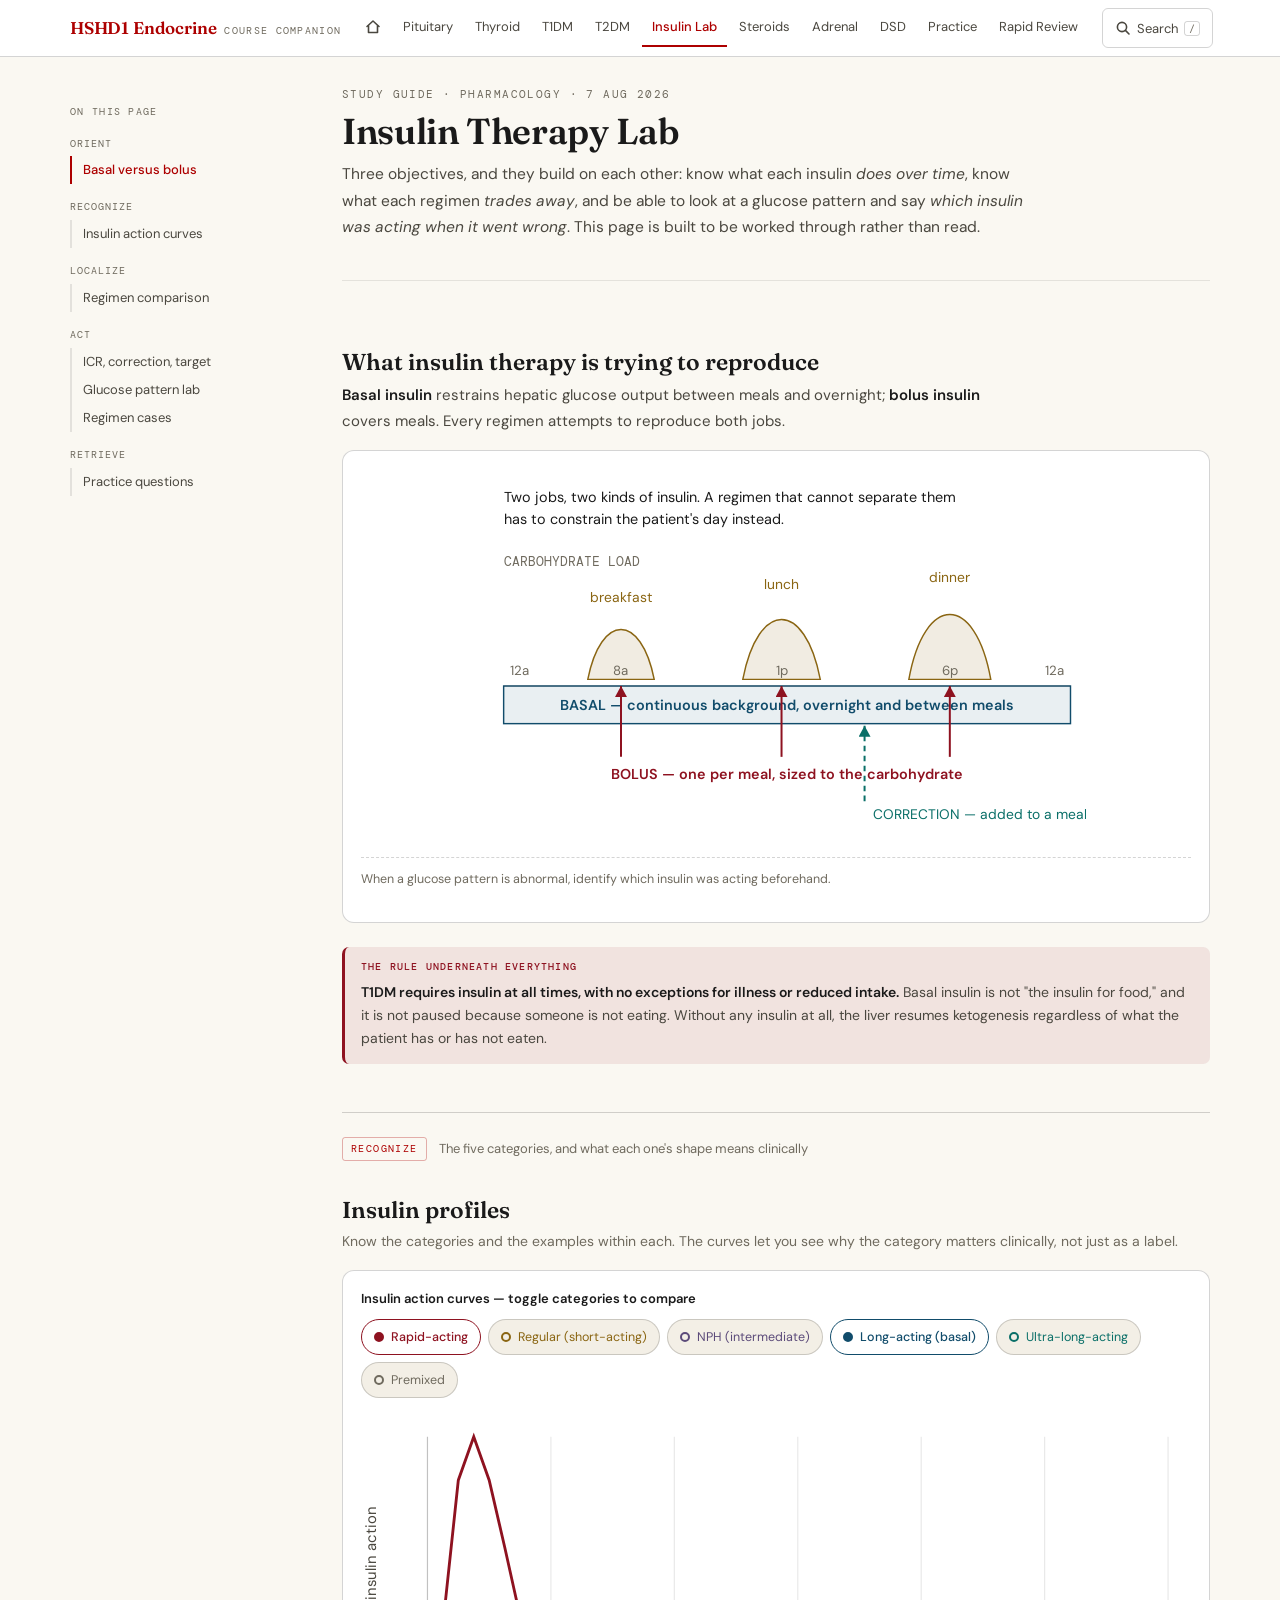
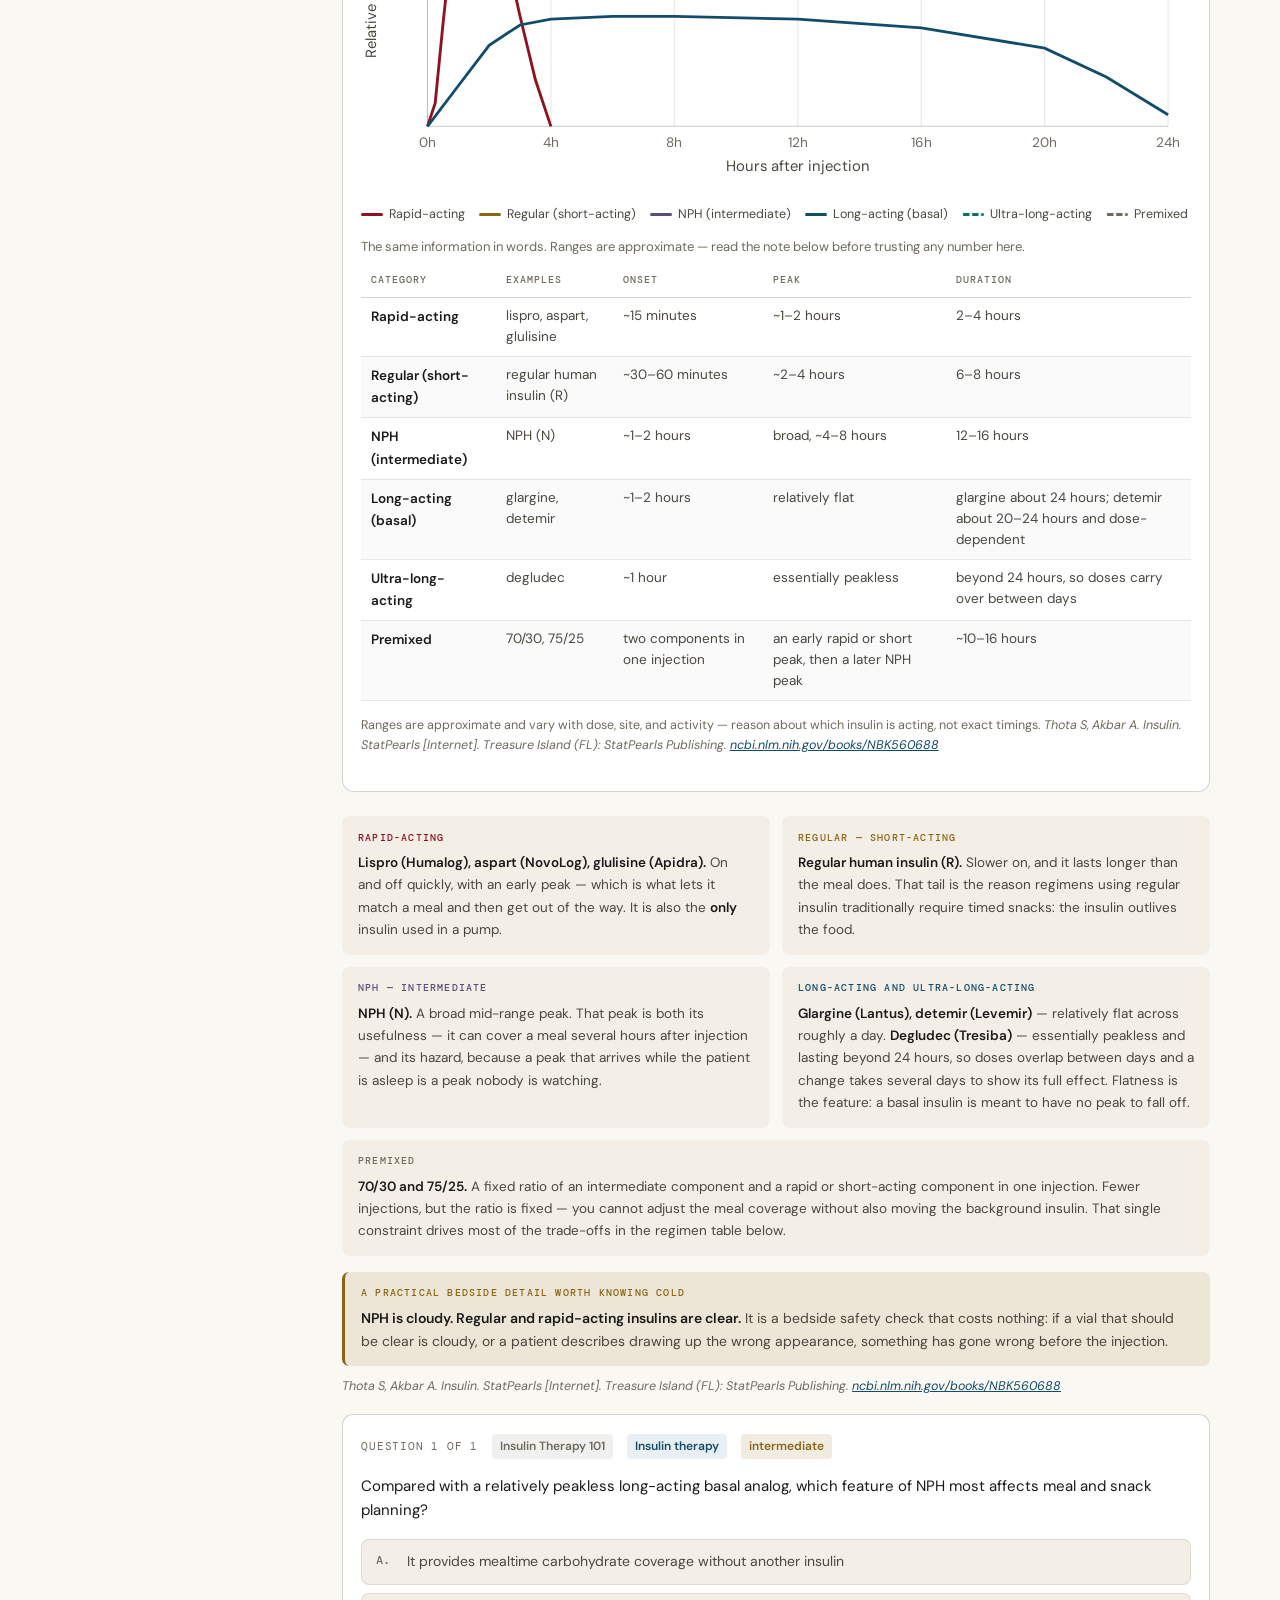
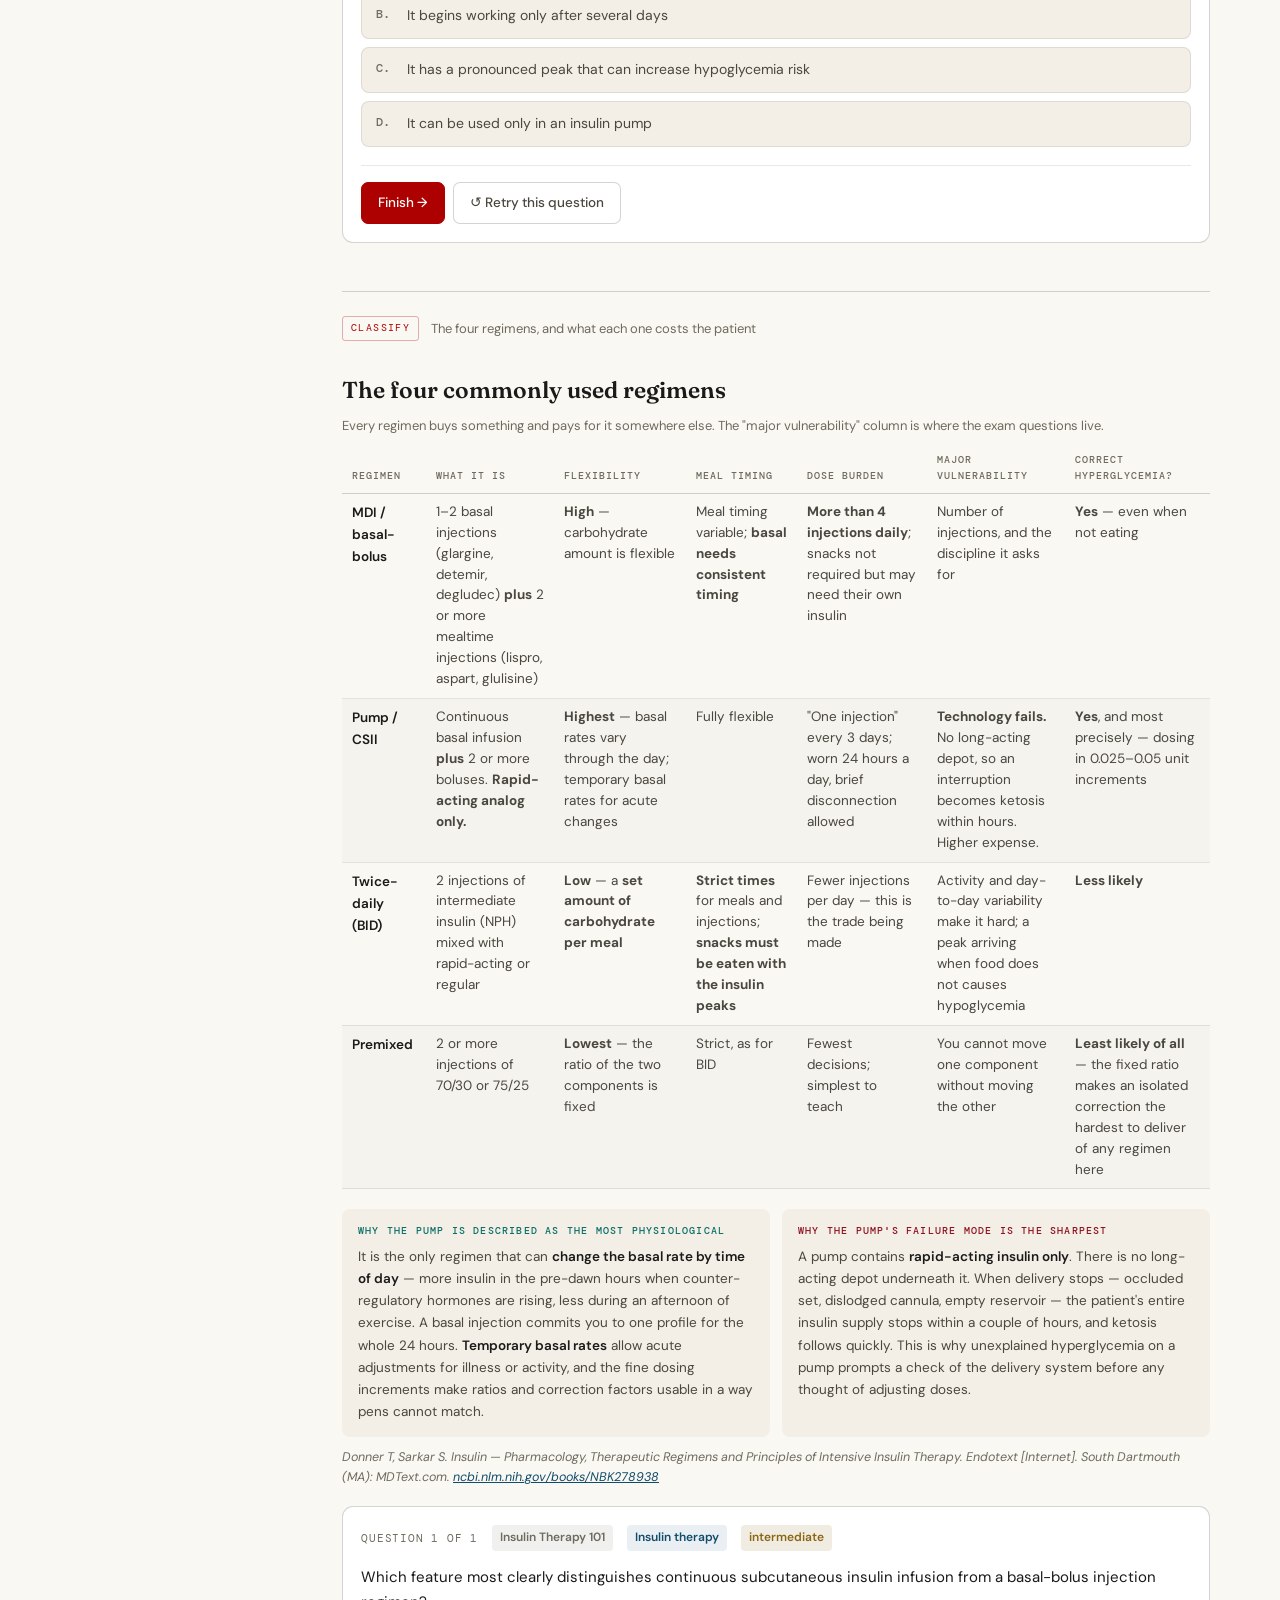
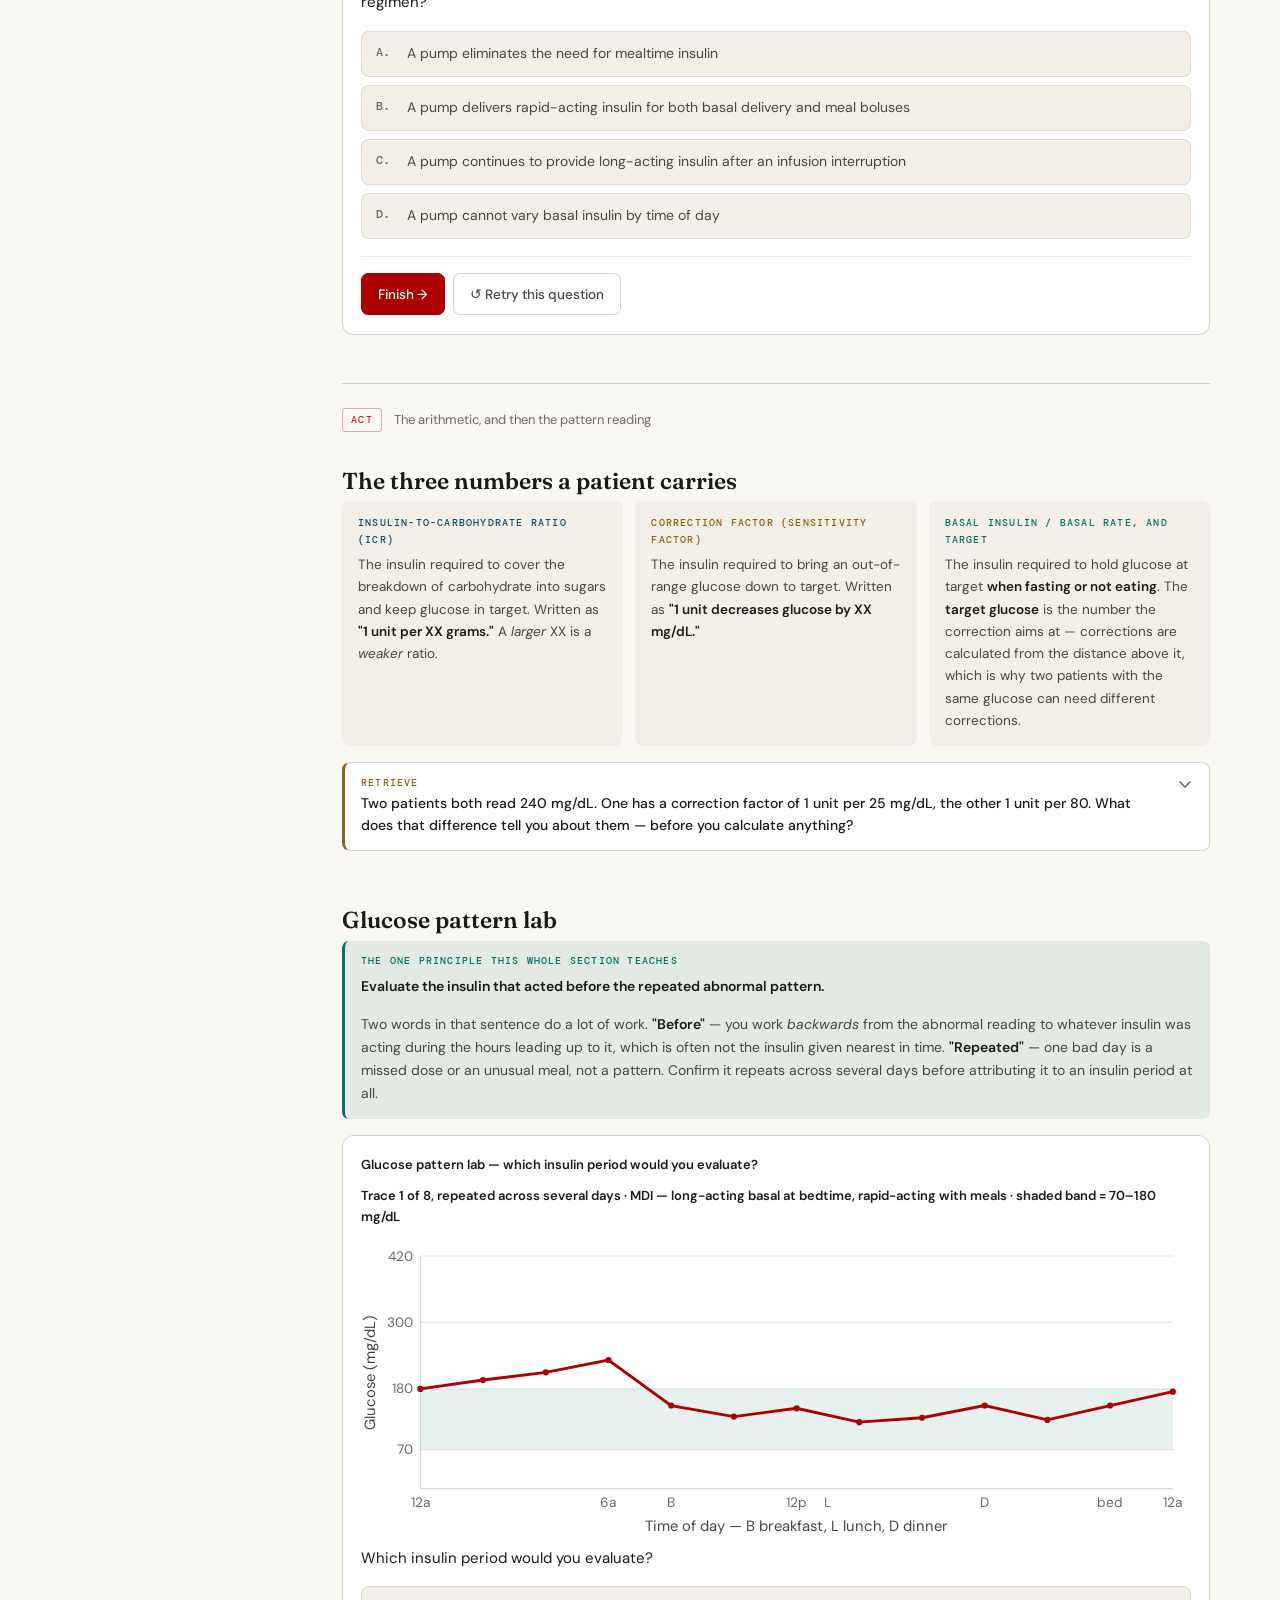
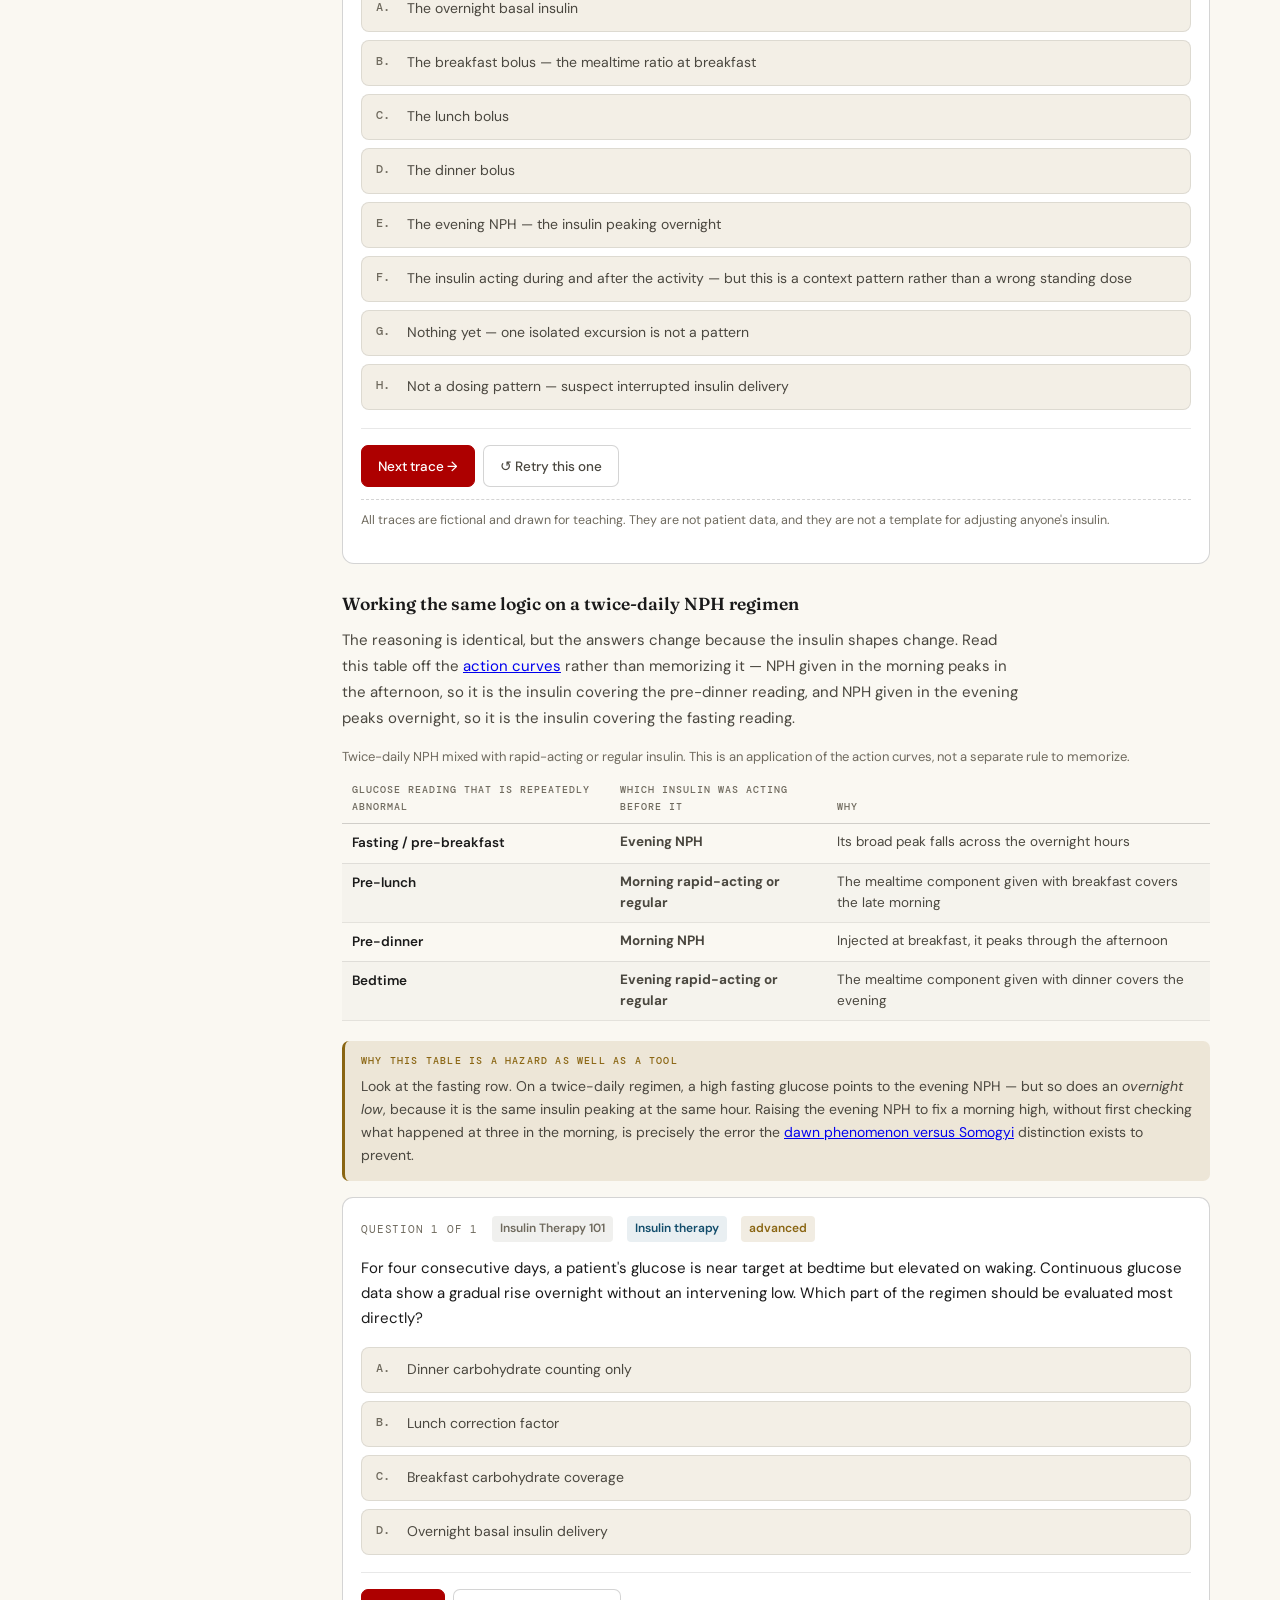
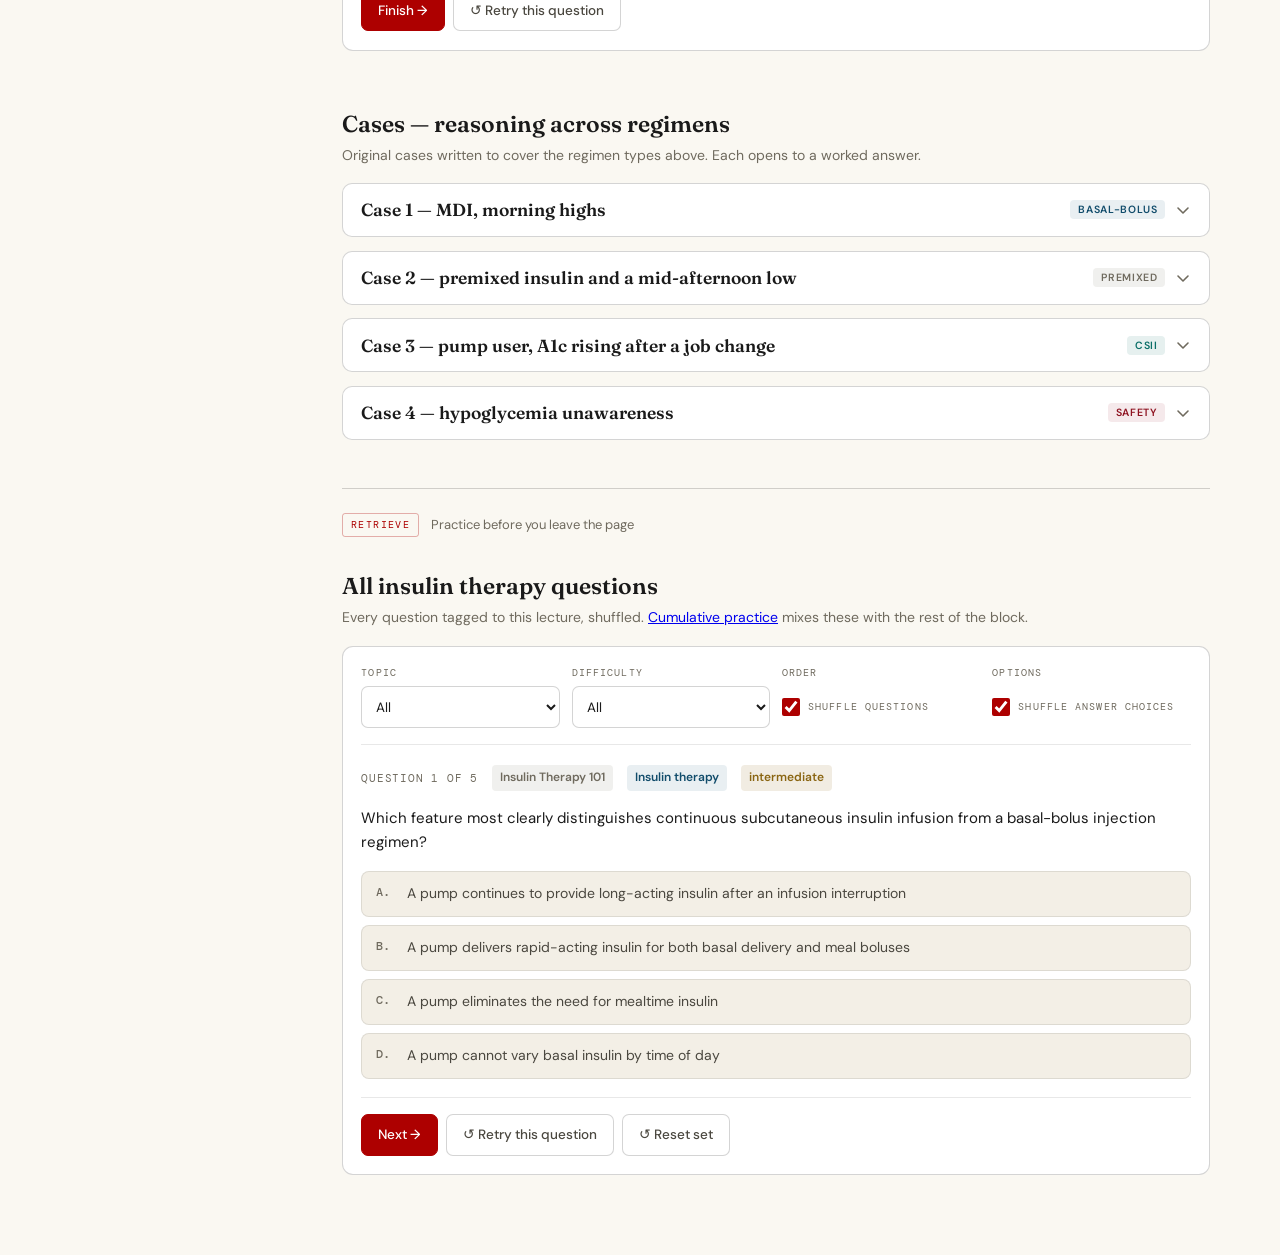
<file: insulin.html>
<!DOCTYPE html>
<html lang="en">
<head>
<meta charset="utf-8">
<meta name="viewport" content="width=device-width, initial-scale=1">
<title>Insulin Therapy Lab — HSHD1 Endocrine Course Companion</title>
<meta name="description" content="Insulin categories, regimen comparisons, and glucose-pattern interpretation — with toggleable action curves and a pattern lab.">
<link rel="preconnect" href="https://fonts.googleapis.com">
<link rel="preconnect" href="https://fonts.gstatic.com" crossorigin>
<link href="https://fonts.googleapis.com/css2?family=DM+Mono:wght@400;500&family=DM+Sans:wght@400;500;600&family=Fraunces:opsz,wght@9..144,500;9..144,600&display=swap" rel="stylesheet">
<link rel="stylesheet" href="assets/css/site.css?v=20260816c">
</head>
<body data-page="insulin">
<a class="skip-link" href="#main">Skip to content</a>
<header class="site-header" id="site-header"></header>
<noscript><div style="max-width:1180px;margin:0 auto;padding:1rem 1.25rem"><p class="note note-amber"><span class="note-kind">JavaScript is off</span>The text below is complete and readable, but the navigation, search, interactive figures, and practice questions need JavaScript. <a href="index.html">Back to the home page</a>.</p></div></noscript>

<div class="page">
  <nav class="toc" id="page-toc" aria-label="Sections of this page"></nav>

  <main class="content" id="main" tabindex="-1">

    <div class="page-head">
      <p class="eyebrow">Study guide · Pharmacology · 7 Aug 2026</p>
      <h1>Insulin Therapy Lab</h1>
      <p class="lede">Three objectives, and they build on each other: know what each insulin <em>does over time</em>, know what each regimen
        <em>trades away</em>, and be able to look at a glucose pattern and say <em>which insulin was acting when it went wrong</em>.
        This page is built to be worked through rather than read.</p>
      <div class="toc-mobile" id="page-toc-mobile"></div>
    </div>

    <section class="section" id="orient" data-toc="Basal versus bolus" data-phase="Orient">
      <h2>What insulin therapy is trying to reproduce</h2>

      <p class="prose"><strong>Basal insulin</strong> restrains hepatic glucose output between meals and overnight; <strong>bolus insulin</strong> covers meals. Every regimen attempts to reproduce both jobs.</p>

      <div class="figure">
        <svg class="svg-diagram-wide" viewBox="0 0 560 340" role="img" aria-labelledby="bb-t bb-d">
          <title id="bb-t">A basal-bolus day</title>
          <desc id="bb-d">Across a 24-hour day, a low continuous basal insulin level covers overnight and between-meal periods. Three carbohydrate loads at breakfast, lunch, and dinner each produce a rise in glucose demand, matched by a mealtime bolus given at each meal. A separate correction dose can be added to a mealtime bolus, or given on its own between meals, to bring an out-of-range glucose back toward target.</desc>

          <!-- basal band -->
          <rect x="34" y="196" width="512" height="34" fill="var(--blue-t)" stroke="var(--blue)" stroke-width="1.3"/>
          <text x="290" y="218" text-anchor="middle" font-family="var(--font)" font-size="13" font-weight="600" fill="var(--blue)">BASAL — continuous background, overnight and between meals</text>

          <!-- meal humps -->
          <path d="M110 190 C 122 130, 158 130, 170 190 Z" fill="var(--amber-t)" stroke="var(--amber)" stroke-width="1.3"/>
          <text x="140" y="120" text-anchor="middle" font-family="var(--font)" font-size="12.5" fill="var(--amber)">breakfast</text>
          <path d="M250 190 C 264 118, 306 118, 320 190 Z" fill="var(--amber-t)" stroke="var(--amber)" stroke-width="1.3"/>
          <text x="285" y="108" text-anchor="middle" font-family="var(--font)" font-size="12.5" fill="var(--amber)">lunch</text>
          <path d="M400 190 C 414 112, 460 112, 474 190 Z" fill="var(--amber-t)" stroke="var(--amber)" stroke-width="1.3"/>
          <text x="437" y="102" text-anchor="middle" font-family="var(--font)" font-size="12.5" fill="var(--amber)">dinner</text>
          <text x="34" y="88" font-family="var(--mono)" font-size="11.5" fill="var(--text3)">CARBOHYDRATE LOAD</text>

          <!-- bolus arrows -->
          <path d="M140 260 L140 196" class="flow-red" marker-end="url(#bb-a)"/>
          <path d="M285 260 L285 196" class="flow-red" marker-end="url(#bb-a)"/>
          <path d="M437 260 L437 196" class="flow-red" marker-end="url(#bb-a)"/>
          <defs><marker id="bb-a" markerWidth="7" markerHeight="7" refX="5.5" refY="3" orient="auto"><path d="M0,0 L5.5,3 L0,6 Z" fill="var(--red)"/></marker></defs>
          <text x="290" y="280" text-anchor="middle" font-family="var(--font)" font-size="13" font-weight="600" fill="var(--red)">BOLUS — one per meal, sized to the carbohydrate</text>

          <!-- correction -->
          <path d="M360 300 L360 232" class="flow-teal" stroke-dasharray="5 4" marker-end="url(#bb-b)"/>
          <defs><marker id="bb-b" markerWidth="7" markerHeight="7" refX="5.5" refY="3" orient="auto"><path d="M0,0 L5.5,3 L0,6 Z" fill="var(--teal)"/></marker></defs>
          <text x="368" y="316" font-family="var(--font)" font-size="12.5" fill="var(--teal)">CORRECTION — added to a meal bolus, or given alone</text>

          <!-- time axis -->
          <line x1="34" y1="196" x2="546" y2="196" class="axis"/>
          <text x="40" y="186" font-family="var(--font)" font-size="12" fill="var(--text3)">12a</text>
          <text x="140" y="186" text-anchor="middle" font-family="var(--font)" font-size="12" fill="var(--text3)">8a</text>
          <text x="285" y="186" text-anchor="middle" font-family="var(--font)" font-size="12" fill="var(--text3)">1p</text>
          <text x="437" y="186" text-anchor="middle" font-family="var(--font)" font-size="12" fill="var(--text3)">6p</text>
          <text x="540" y="186" text-anchor="end" font-family="var(--font)" font-size="12" fill="var(--text3)">12a</text>

          <text x="34" y="30" font-family="var(--font)" font-size="13" fill="var(--text)">Two jobs, two kinds of insulin. A regimen that cannot separate them</text>
          <text x="34" y="50" font-family="var(--font)" font-size="13" fill="var(--text)">has to constrain the patient's day instead.</text>
        </svg>
        <p class="figcaption">When a glucose pattern is abnormal, identify which insulin was acting beforehand.</p>
      </div>

      <div class="note note-red">
        <span class="note-kind">The rule underneath everything</span>
        <p><strong>T1DM requires insulin at all times, with no exceptions for illness or reduced intake.</strong>
          Basal insulin is not "the insulin for food," and it is not paused because someone is not eating.
          Without any insulin at all, the liver resumes ketogenesis regardless of what the patient has or has not eaten.</p>
      </div>
    </section>

    <!-- ================================================================ -->
    <div class="phase-rule"><span class="phase-step">Recognize</span><span class="phase-what">The five categories, and what each one's shape means clinically</span></div>

    <section class="section" id="profiles" data-toc="Insulin action curves" data-phase="Recognize">
      <h2>Insulin profiles</h2>
      <p class="section-note">Know the categories and the examples within each. The curves let you see why the category matters clinically, not just as a label.</p>

      <div class="figure" data-fig="insulin-curves"></div>

      <div class="grid">
        <div class="block">
          <div class="block-label red">Rapid-acting</div>
          <div class="block-text"><strong>Lispro (Humalog), aspart (NovoLog), glulisine (Apidra).</strong>
            On and off quickly, with an early peak — which is what lets it match a meal and then get out of the way.
            It is also the <strong>only</strong> insulin used in a pump.</div>
        </div>
        <div class="block">
          <div class="block-label amber">Regular — short-acting</div>
          <div class="block-text"><strong>Regular human insulin (R).</strong> Slower on, and it lasts longer than the meal does.
            That tail is the reason regimens using regular insulin traditionally require timed snacks: the insulin outlives the food.</div>
        </div>
        <div class="block">
          <div class="block-label purple">NPH — intermediate</div>
          <div class="block-text"><strong>NPH (N).</strong> A broad mid-range peak. That peak is both its usefulness — it can cover a meal several hours
            after injection — and its hazard, because a peak that arrives while the patient is asleep is a peak nobody is watching.</div>
        </div>
        <div class="block">
          <div class="block-label blue">Long-acting and ultra-long-acting</div>
          <div class="block-text"><strong>Glargine (Lantus), detemir (Levemir)</strong> — relatively flat across roughly a day.
            <strong>Degludec (Tresiba)</strong> — essentially peakless and lasting beyond 24 hours, so doses overlap between days and a change
            takes several days to show its full effect. Flatness is the feature: a basal insulin is meant to have no peak to fall off.</div>
        </div>
        <div class="block span-2">
          <div class="block-label gray">Premixed</div>
          <div class="block-text"><strong>70/30 and 75/25.</strong> A fixed ratio of an intermediate component and a rapid or short-acting component in
            one injection. Fewer injections, but the ratio is fixed — you cannot adjust the meal coverage without also moving the background insulin.
            That single constraint drives most of the trade-offs in the regimen table below.</div>
        </div>
      </div>

      <div class="note note-amber">
        <span class="note-kind">A practical bedside detail worth knowing cold</span>
        <p><strong>NPH is cloudy. Regular and rapid-acting insulins are clear.</strong> It is a bedside safety check that costs nothing:
          if a vial that should be clear is cloudy, or a patient describes drawing up the wrong appearance, something has gone wrong before the injection.</p>
      </div>

      <p class="citation-line"><cite>Thota S, Akbar A. <em>Insulin.</em> StatPearls [Internet]. Treasure Island (FL): StatPearls Publishing. <a href="https://www.ncbi.nlm.nih.gov/books/NBK560688/" target="_blank" rel="noopener noreferrer">ncbi.nlm.nih.gov/books/NBK560688</a></cite></p>

      <div class="quiz quiz-inline" data-quiz data-quiz-ids="INS-005" data-quiz-toolbar="false"></div>
    </section>

    <!-- ================================================================ -->
    <div class="phase-rule"><span class="phase-step">Classify</span><span class="phase-what">The four regimens, and what each one costs the patient</span></div>

    <section class="section" id="regimens" data-toc="Regimen comparison" data-phase="Localize">
      <h2>The four commonly used regimens</h2>

      <div class="table-wrap" tabindex="0" role="region" aria-label="Comparison of insulin regimens">
        <table>
          <caption>Every regimen buys something and pays for it somewhere else. The "major vulnerability" column is where the exam questions live.</caption>
          <thead>
            <tr>
              <th scope="col">Regimen</th>
              <th scope="col">What it is</th>
              <th scope="col">Flexibility</th>
              <th scope="col">Meal timing</th>
              <th scope="col">Dose burden</th>
              <th scope="col">Major vulnerability</th>
              <th scope="col">Correct hyperglycemia?</th>
            </tr>
          </thead>
          <tbody>
            <tr>
              <th scope="row">MDI / basal-bolus</th>
              <td>1–2 basal injections (glargine, detemir, degludec) <strong>plus</strong> 2 or more mealtime injections (lispro, aspart, glulisine)</td>
              <td><strong>High</strong> — carbohydrate amount is flexible</td>
              <td>Meal timing variable; <strong>basal needs consistent timing</strong></td>
              <td><strong>More than 4 injections daily</strong>; snacks not required but may need their own insulin</td>
              <td>Number of injections, and the discipline it asks for</td>
              <td><strong>Yes</strong> — even when not eating</td>
            </tr>
            <tr>
              <th scope="row">Pump / CSII</th>
              <td>Continuous basal infusion <strong>plus</strong> 2 or more boluses. <strong>Rapid-acting analog only.</strong></td>
              <td><strong>Highest</strong> — basal rates vary through the day; temporary basal rates for acute changes</td>
              <td>Fully flexible</td>
              <td>"One injection" every 3 days; worn 24 hours a day, brief disconnection allowed</td>
              <td><strong>Technology fails.</strong> No long-acting depot, so an interruption becomes ketosis within hours. Higher expense.</td>
              <td><strong>Yes</strong>, and most precisely — dosing in 0.025–0.05 unit increments</td>
            </tr>
            <tr>
              <th scope="row">Twice-daily (BID)</th>
              <td>2 injections of intermediate insulin (NPH) mixed with rapid-acting or regular</td>
              <td><strong>Low</strong> — a <strong>set amount of carbohydrate per meal</strong></td>
              <td><strong>Strict times</strong> for meals and injections; <strong>snacks must be eaten with the insulin peaks</strong></td>
              <td>Fewer injections per day — this is the trade being made</td>
              <td>Activity and day-to-day variability make it hard; a peak arriving when food does not causes hypoglycemia</td>
              <td><strong>Less likely</strong></td>
            </tr>
            <tr>
              <th scope="row">Premixed</th>
              <td>2 or more injections of 70/30 or 75/25</td>
              <td><strong>Lowest</strong> — the ratio of the two components is fixed</td>
              <td>Strict, as for BID</td>
              <td>Fewest decisions; simplest to teach</td>
              <td>You cannot move one component without moving the other</td>
              <td><strong>Least likely of all</strong> — the fixed ratio makes an isolated correction the hardest to deliver of any regimen here</td>
            </tr>
          </tbody>
        </table>
      </div>

      <div class="grid">
        <div class="block">
          <div class="block-label teal">Why the pump is described as the most physiological</div>
          <div class="block-text">It is the only regimen that can <strong>change the basal rate by time of day</strong> — more insulin in the pre-dawn hours
            when counter-regulatory hormones are rising, less during an afternoon of exercise. A basal injection commits you to one profile for the
            whole 24 hours. <strong>Temporary basal rates</strong> allow acute adjustments for illness or activity, and the fine dosing increments make
            ratios and correction factors usable in a way pens cannot match.</div>
        </div>
        <div class="block">
          <div class="block-label red">Why the pump's failure mode is the sharpest</div>
          <div class="block-text">A pump contains <strong>rapid-acting insulin only</strong>. There is no long-acting depot underneath it.
            When delivery stops — occluded set, dislodged cannula, empty reservoir — the patient's entire insulin supply stops within a couple of
            hours, and ketosis follows quickly. This is why unexplained hyperglycemia on a pump prompts a check of the delivery system before any
            thought of adjusting doses.</div>
        </div>
      </div>

      <p class="citation-line"><cite>Donner T, Sarkar S. <em>Insulin — Pharmacology, Therapeutic Regimens and Principles of Intensive Insulin Therapy.</em> Endotext [Internet]. South Dartmouth (MA): MDText.com. <a href="https://www.ncbi.nlm.nih.gov/books/NBK278938/" target="_blank" rel="noopener noreferrer">ncbi.nlm.nih.gov/books/NBK278938</a></cite></p>

      <div class="quiz quiz-inline" data-quiz data-quiz-ids="INS-004" data-quiz-toolbar="false"></div>
    </section>

    <!-- ================================================================ -->
    <div class="phase-rule"><span class="phase-step">Act</span><span class="phase-what">The arithmetic, and then the pattern reading</span></div>

    <section class="section" id="terms" data-toc="ICR, correction, target" data-phase="Act">
      <h2>The three numbers a patient carries</h2>

      <div class="grid three">
        <div class="block">
          <div class="block-label blue">Insulin-to-carbohydrate ratio (ICR)</div>
          <div class="block-text">The insulin required to cover the breakdown of carbohydrate into sugars and keep glucose in target.
            Written as <strong>"1 unit per XX grams."</strong> A <em>larger</em> XX is a <em>weaker</em> ratio.
            <!-- Optional after the quiz: Course starting estimate: ICR = 540 ÷ total daily dose (the "540 Rule"). -->
          </div>
        </div>
        <div class="block">
          <div class="block-label amber">Correction factor (sensitivity factor)</div>
          <div class="block-text">The insulin required to bring an out-of-range glucose down to target.
            Written as <strong>"1 unit decreases glucose by XX mg/dL."</strong>
            <!-- Optional after the quiz: CF = 1800 ÷ total daily dose for rapid-acting analogs; 1500 ÷ TDD for regular insulin. -->
          </div>
        </div>
        <div class="block">
          <div class="block-label teal">Basal insulin / basal rate, and target</div>
          <div class="block-text">The insulin required to hold glucose at target <strong>when fasting or not eating</strong>.
            The <strong>target glucose</strong> is the number the correction aims at — corrections are calculated from the distance above it,
            which is why two patients with the same glucose can need different corrections.</div>
        </div>
      </div>

      <div class="recall" data-disclosure>
        <button class="recall-toggle" type="button" data-disclosure-toggle>
          <span><span class="recall-kind">Retrieve</span><span class="recall-q">Two patients both read 240 mg/dL. One has a correction factor of 1 unit per 25 mg/dL, the other 1 unit per 80. What does that difference tell you about them — before you calculate anything?</span></span>
          <span class="card-spacer"></span>
          <svg class="card-chevron" viewBox="0 0 16 16" aria-hidden="true" focusable="false"><path d="M3 6l5 5 5-5" fill="none" stroke="currentColor" stroke-width="1.6" stroke-linecap="round" stroke-linejoin="round"/></svg>
        </button>
        <div class="recall-body" data-disclosure-body>
          <p>The patient whose correction factor is <strong>1 unit per 80 mg/dL is far more sensitive to insulin</strong> — a single unit moves their
            glucose a long way, so they need very few units to correct. The patient at <strong>1 unit per 25</strong> is much more insulin-resistant;
            each unit accomplishes less, so they need several times as many units for the same correction.</p>
          <!-- Optional after the quiz: use the 1800 Rule to estimate how correction factor relates to total daily dose. -->
        </div>
      </div>
    </section>

    <!-- QUIZ OPTIONAL: restore this block after the quiz if dose arithmetic is needed.
    <section class="section" id="calculator" data-toc="Dose exercises" data-phase="Act">
      <h2>Dose calculation exercises</h2>
      <p class="section-note">Commit to an answer before the working is revealed — that is the point of the exercise, and it is why the button behaves as it does.</p>

      <div class="figure" data-fig="dose-calc"></div>

      <div class="quiz quiz-inline" data-quiz data-quiz-ids="INS-001,INS-002" data-quiz-toolbar="false"></div>
    </section>
    -->

    <!-- ================================================================ -->
    <section class="section" id="patterns" data-toc="Glucose pattern lab" data-phase="Act">
      <h2>Glucose pattern lab</h2>

      <div class="note note-teal">
        <span class="note-kind">The one principle this whole section teaches</span>
        <p><strong>Evaluate the insulin that acted before the repeated abnormal pattern.</strong></p>
        <p>Two words in that sentence do a lot of work. <strong>"Before"</strong> — you work <em>backwards</em> from the abnormal reading to whatever insulin
          was acting during the hours leading up to it, which is often not the insulin given nearest in time.
          <strong>"Repeated"</strong> — one bad day is a missed dose or an unusual meal, not a pattern. Confirm it repeats across several days before
          attributing it to an insulin period at all.</p>
      </div>

      <div class="figure" data-fig="pattern-lab"></div>

      <h3>Working the same logic on a twice-daily NPH regimen</h3>
      <p class="prose">The reasoning is identical, but the answers change because the insulin shapes change. Read this table off the
        <a href="#profiles">action curves</a> rather than memorizing it — NPH given in the morning peaks in the afternoon, so it is the insulin
        covering the pre-dinner reading, and NPH given in the evening peaks overnight, so it is the insulin covering the fasting reading.</p>

      <div class="table-wrap" tabindex="0" role="region" aria-label="Which insulin acts before each glucose check on a twice-daily NPH regimen">
        <table>
          <caption>Twice-daily NPH mixed with rapid-acting or regular insulin. This is an application of the action curves, not a separate rule to memorize.</caption>
          <thead><tr><th scope="col">Glucose reading that is repeatedly abnormal</th><th scope="col">Which insulin was acting before it</th><th scope="col">Why</th></tr></thead>
          <tbody>
            <tr><th scope="row">Fasting / pre-breakfast</th><td><strong>Evening NPH</strong></td><td>Its broad peak falls across the overnight hours</td></tr>
            <tr><th scope="row">Pre-lunch</th><td><strong>Morning rapid-acting or regular</strong></td><td>The mealtime component given with breakfast covers the late morning</td></tr>
            <tr><th scope="row">Pre-dinner</th><td><strong>Morning NPH</strong></td><td>Injected at breakfast, it peaks through the afternoon</td></tr>
            <tr><th scope="row">Bedtime</th><td><strong>Evening rapid-acting or regular</strong></td><td>The mealtime component given with dinner covers the evening</td></tr>
          </tbody>
        </table>
      </div>

      <div class="note note-amber">
        <span class="note-kind">Why this table is a hazard as well as a tool</span>
        <p>Look at the fasting row. On a twice-daily regimen, a high fasting glucose points to the evening NPH — but so does an
          <em>overnight low</em>, because it is the same insulin peaking at the same hour. Raising the evening NPH to fix a morning high, without
          first checking what happened at three in the morning, is precisely the error the
          <a href="type1.html#management">dawn phenomenon versus Somogyi</a> distinction exists to prevent.</p>
      </div>

      <div class="quiz quiz-inline" data-quiz data-quiz-ids="INS-003" data-quiz-toolbar="false"></div>
    </section>

    <!-- ================================================================ -->
    <section class="section" id="cases" data-toc="Regimen cases" data-phase="Act">
      <h2>Cases — reasoning across regimens</h2>
      <p class="section-note">Original cases written to cover the regimen types above. Each opens to a worked answer.</p>

      <div class="card" data-disclosure>
        <button class="card-toggle" type="button" data-disclosure-toggle>
          <span class="card-name">Case 1 — MDI, morning highs</span>
          <span class="card-spacer"></span>
          <span class="tag tag-blue">Basal-bolus</span>
          <svg class="card-chevron" viewBox="0 0 16 16" aria-hidden="true" focusable="false"><path d="M3 6l5 5 5-5" fill="none" stroke="currentColor" stroke-width="1.6" stroke-linecap="round" stroke-linejoin="round"/></svg>
        </button>
        <div class="card-body" data-disclosure-body>
          <p class="prose">A college student with T1DM takes a long-acting basal insulin each morning, with an insulin-to-carbohydrate
            ratio of 1 unit per 4 g and a correction factor of 1 unit per 20 mg/dL above 120. They report consistent morning highs and want to
            increase the basal dose. <strong>What do you want to know, and what is the risk of simply agreeing?</strong></p>
          <div class="recall" data-disclosure>
            <button class="recall-toggle" type="button" data-disclosure-toggle>
              <span><span class="recall-kind">Work it through</span><span class="recall-q">Reveal the reasoning</span></span>
              <span class="card-spacer"></span>
              <svg class="card-chevron" viewBox="0 0 16 16" aria-hidden="true" focusable="false"><path d="M3 6l5 5 5-5" fill="none" stroke="currentColor" stroke-width="1.6" stroke-linecap="round" stroke-linejoin="round"/></svg>
            </button>
            <div class="recall-body" data-disclosure-body>
              <p><strong>Ask what the glucose does overnight</strong> — the pattern between bedtime and waking, over several days.
                A steady drift upward supports increasing the basal. A dip in the early hours followed by a rebound means more basal would deepen a
                nocturnal hypoglycemia.</p>
              <p><strong>Then notice the timing.</strong> The basal is taken in the <em>morning</em>. Long-acting analogs are relatively flat but not
                perfectly so, and their weakest coverage tends to fall at the far end of the dosing interval — which here is the overnight period.
                So the question is not only <em>how much</em> basal but <em>when</em> it is given.</p>
              <p><strong>And check the bedtime bolus.</strong> A very strong ratio of 1 unit per 4 g means a large evening dose, and insulin still active
                from it changes the overnight picture. Look at the whole night before touching a standing dose.</p>
            </div>
          </div>
        </div>
      </div>

      <div class="card" data-disclosure>
        <button class="card-toggle" type="button" data-disclosure-toggle>
          <span class="card-name">Case 2 — premixed insulin and a mid-afternoon low</span>
          <span class="card-spacer"></span>
          <span class="tag tag-gray">Premixed</span>
          <svg class="card-chevron" viewBox="0 0 16 16" aria-hidden="true" focusable="false"><path d="M3 6l5 5 5-5" fill="none" stroke="currentColor" stroke-width="1.6" stroke-linecap="round" stroke-linejoin="round"/></svg>
        </button>
        <div class="card-body" data-disclosure-body>
          <p class="prose">A young adult with long-standing T1DM has switched from MDI to a premixed 70/30 regimen, taking a larger morning
            dose and a smaller evening dose, because the injection burden had become unmanageable. They now report lows in the mid-afternoon and
            highs before bed. <strong>What is happening, and what does the regimen make difficult?</strong></p>
          <div class="recall" data-disclosure>
            <button class="recall-toggle" type="button" data-disclosure-toggle>
              <span><span class="recall-kind">Work it through</span><span class="recall-q">Reveal the reasoning</span></span>
              <span class="card-spacer"></span>
              <svg class="card-chevron" viewBox="0 0 16 16" aria-hidden="true" focusable="false"><path d="M3 6l5 5 5-5" fill="none" stroke="currentColor" stroke-width="1.6" stroke-linecap="round" stroke-linejoin="round"/></svg>
            </button>
            <div class="recall-body" data-disclosure-body>
              <p>The <strong>mid-afternoon low</strong> is the intermediate component of the <em>morning</em> injection peaking — a large morning dose
                means a large afternoon peak, arriving whether or not the patient eats. This is the reason twice-daily regimens require
                <strong>snacks timed to the insulin peaks</strong>.</p>
              <p>The <strong>pre-bed high</strong> is the evening injection's rapid component being too small for the evening meal.</p>
              <p><strong>The bind:</strong> the 70/30 ratio is fixed. Reducing the morning dose to fix the afternoon low also reduces the morning
                meal coverage. Increasing the evening dose to cover dinner also increases the overnight intermediate component.
                <strong>You cannot move one component without moving the other</strong> — which is the trade the patient accepted in exchange for fewer injections.
                Recognizing that the regimen, not the patient, is generating the pattern is the clinical point.</p>
            </div>
          </div>
        </div>
      </div>

      <div class="card" data-disclosure>
        <button class="card-toggle" type="button" data-disclosure-toggle>
          <span class="card-name">Case 3 — pump user, A1c rising after a job change</span>
          <span class="card-spacer"></span>
          <span class="tag tag-teal">CSII</span>
          <svg class="card-chevron" viewBox="0 0 16 16" aria-hidden="true" focusable="false"><path d="M3 6l5 5 5-5" fill="none" stroke="currentColor" stroke-width="1.6" stroke-linecap="round" stroke-linejoin="round"/></svg>
        </button>
        <div class="card-body" data-disclosure-body>
          <p class="prose">An adult with T1DM on pump therapy with continuous glucose monitoring has held an A1c below 7.0% for years.
            It has risen to 8.1% since starting a new job. The pump is functioning and sets are being changed on schedule.
            <strong>Where do you look?</strong></p>
          <div class="recall" data-disclosure>
            <button class="recall-toggle" type="button" data-disclosure-toggle>
              <span><span class="recall-kind">Work it through</span><span class="recall-q">Reveal the reasoning</span></span>
              <span class="card-spacer"></span>
              <svg class="card-chevron" viewBox="0 0 16 16" aria-hidden="true" focusable="false"><path d="M3 6l5 5 5-5" fill="none" stroke="currentColor" stroke-width="1.6" stroke-linecap="round" stroke-linejoin="round"/></svg>
            </button>
            <div class="recall-body" data-disclosure-body>
              <p><strong>At the pattern, by time of day, and specifically at whether boluses are being given at all.</strong> A pump's great advantage —
                that a bolus is a few button presses rather than an injection — is also the easiest thing to postpone during a busy day and then forget.
                <strong>Missed or late mealtime boluses</strong> are among the most common reasons an established pump user's control drifts, and the
                bolus history in the pump answers the question directly.</p>
              <p>Then ask what else changed with the job: meal timing, meal content, activity level, sleep, and stress.
                A regimen that worked for one daily rhythm may need different basal rates for a different one — which the pump can accommodate,
                once you know which hours are the problem.</p>
              <p>Note what this case is <em>not</em>: the sets are being changed and the pump works, so this is not a delivery failure.
                Delivery failure looks like the pump-interruption trace in the pattern lab — a rapid, unrelenting rise over hours, not a gradual
                drift in A1c over months.</p>
            </div>
          </div>
        </div>
      </div>

      <div class="card" data-disclosure>
        <button class="card-toggle" type="button" data-disclosure-toggle>
          <span class="card-name">Case 4 — hypoglycemia unawareness</span>
          <span class="card-spacer"></span>
          <span class="tag tag-red">Safety</span>
          <svg class="card-chevron" viewBox="0 0 16 16" aria-hidden="true" focusable="false"><path d="M3 6l5 5 5-5" fill="none" stroke="currentColor" stroke-width="1.6" stroke-linecap="round" stroke-linejoin="round"/></svg>
        </button>
        <div class="card-body" data-disclosure-body>
          <p class="prose">An older adult with long-standing T1DM and known hypoglycemia unawareness is on a twice-daily NPH and regular
            regimen. <strong>Why does that combination of patient and regimen deserve particular concern, and what changes if they move to MDI or a pump?</strong></p>
          <div class="recall" data-disclosure>
            <button class="recall-toggle" type="button" data-disclosure-toggle>
              <span><span class="recall-kind">Work it through</span><span class="recall-q">Reveal the reasoning</span></span>
              <span class="card-spacer"></span>
              <svg class="card-chevron" viewBox="0 0 16 16" aria-hidden="true" focusable="false"><path d="M3 6l5 5 5-5" fill="none" stroke="currentColor" stroke-width="1.6" stroke-linecap="round" stroke-linejoin="round"/></svg>
            </button>
            <div class="recall-body" data-disclosure-body>
              <p>Two risks are being multiplied. <strong>NPH peaks</strong>, and a peak that arrives when the patient has not eaten on schedule causes
                hypoglycemia — which is why the regimen demands snacks timed to the peaks. <strong>Unawareness</strong> removes the adrenergic warning
                that would normally prompt the patient to treat it. The result is a predictable low, in a person who will not feel it coming, one of
                which lands overnight.</p>
              <p>Moving to <strong>MDI</strong> replaces the peaking intermediate insulin with a relatively flat basal, which removes the scheduled
                afternoon and overnight peaks and decouples the insulin from meal timing.
                A <strong>pump</strong> goes further: basal rates can be lowered for the specific hours where lows cluster, and temporary basal rates
                handle exercise. Continuous glucose monitoring adds the piece unawareness took away —
                <strong>an alarm that notices the fall on the patient's behalf</strong>.</p>
              <p>The general principle: when a patient cannot detect hypoglycemia, prefer regimens with <strong>fewer and flatter peaks</strong> and
                add external detection. This reasoning is why regimen choice is a clinical decision rather than a preference.</p>
            </div>
          </div>
        </div>
      </div>

    </section>

    <!-- ================================================================ -->
    <div class="phase-rule"><span class="phase-step">Retrieve</span><span class="phase-what">Practice before you leave the page</span></div>

    <section class="section" id="retrieve" data-toc="Practice questions" data-phase="Retrieve">
      <h2>All insulin therapy questions</h2>
      <p class="section-note">Every question tagged to this lecture, shuffled. <a href="practice.html">Cumulative practice</a> mixes these with the rest of the block.</p>
      <div class="quiz" data-quiz data-quiz-lecture="Insulin Therapy 101"></div>
    </section>

  </main>
</div>

<script src="assets/js/site.js?v=20260816c" defer></script>
<script src="assets/js/quiz.js?v=20260816c" defer></script>
<script src="assets/js/figures.js?v=20260816c" defer></script>
</body>
</html>
</file>
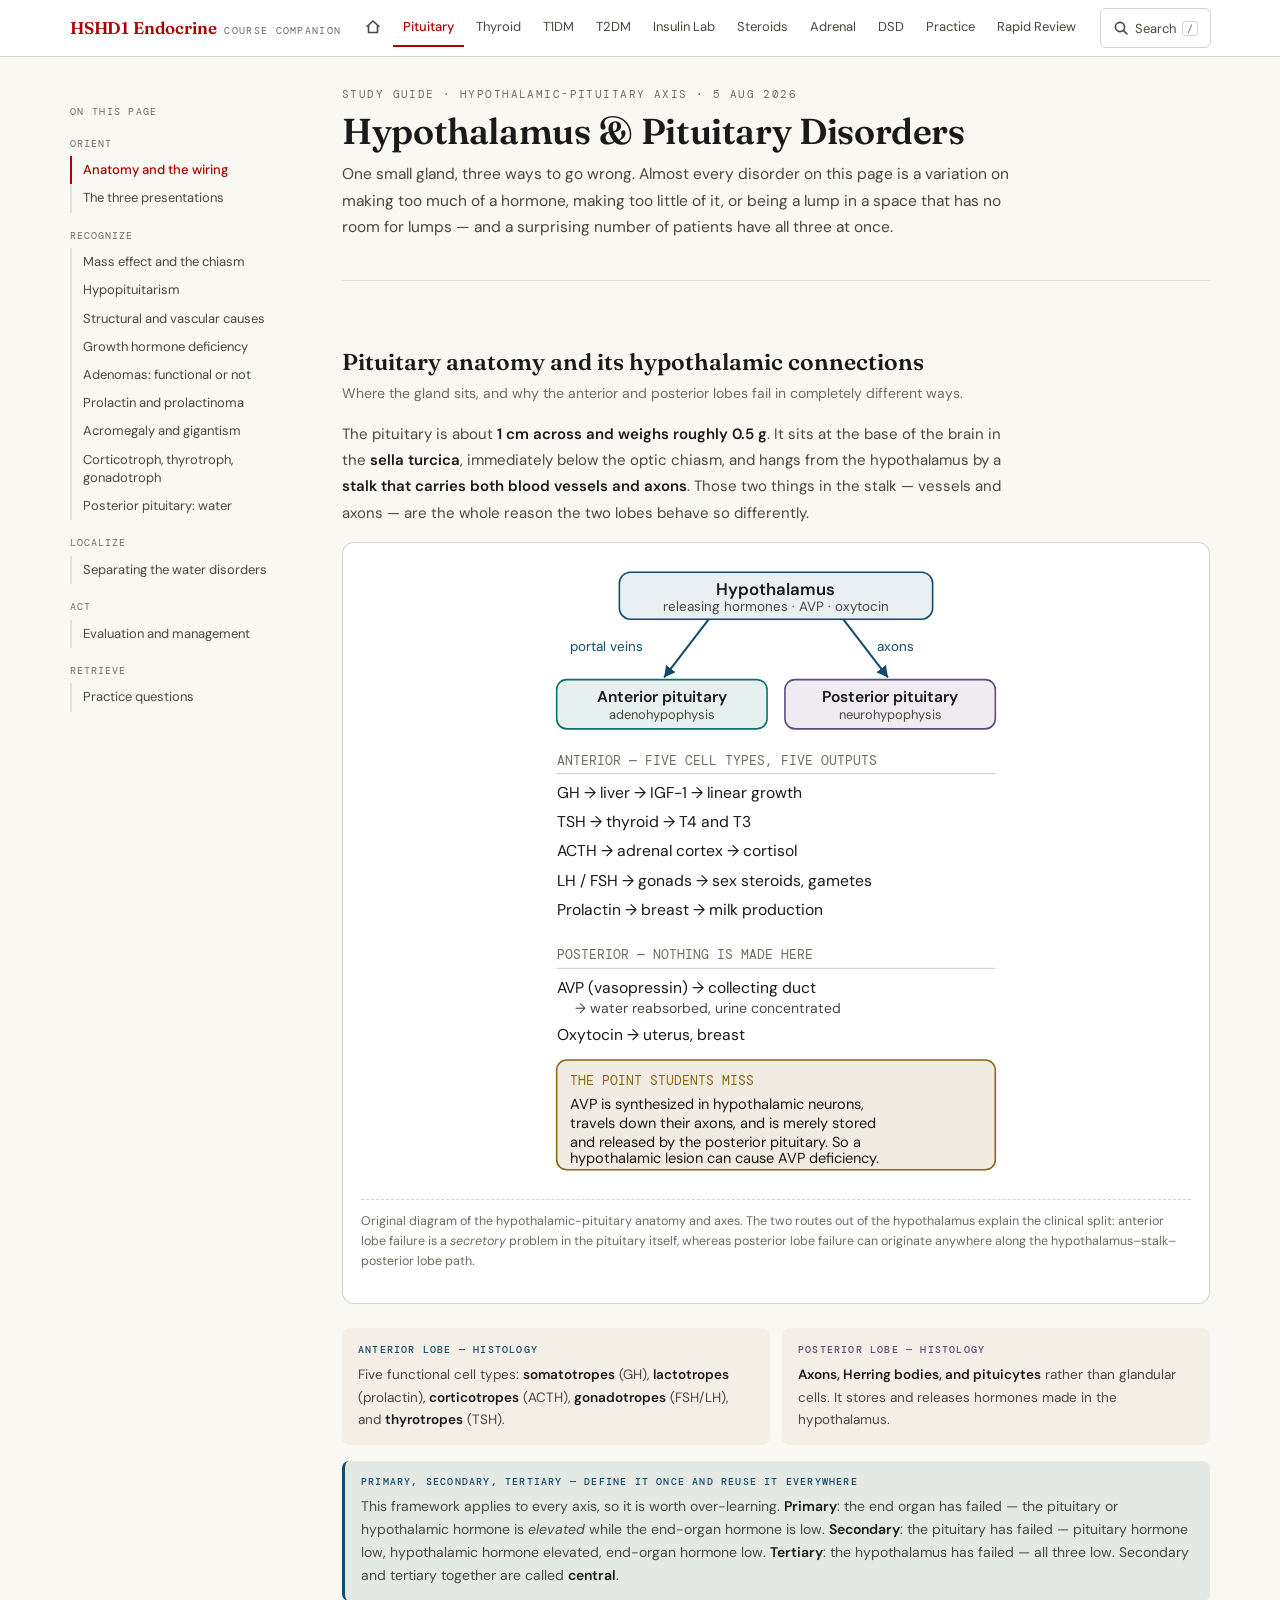
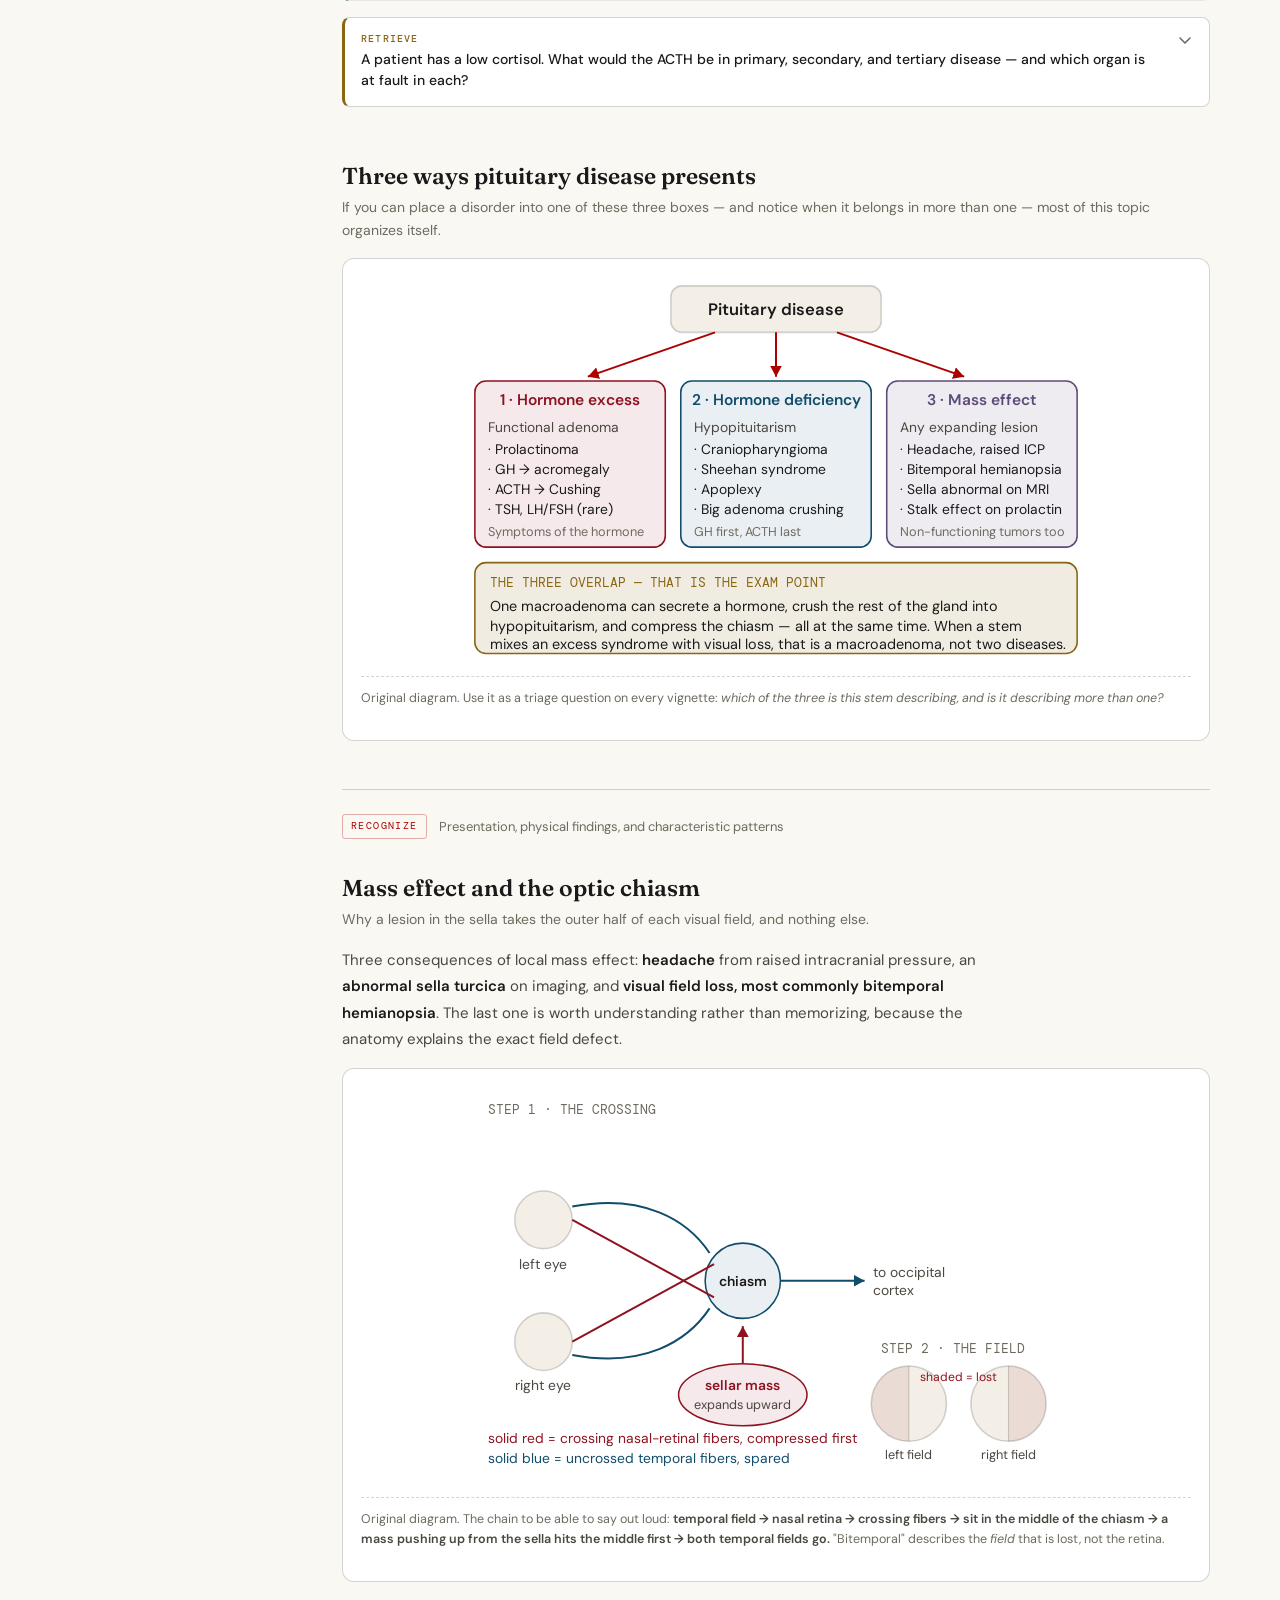
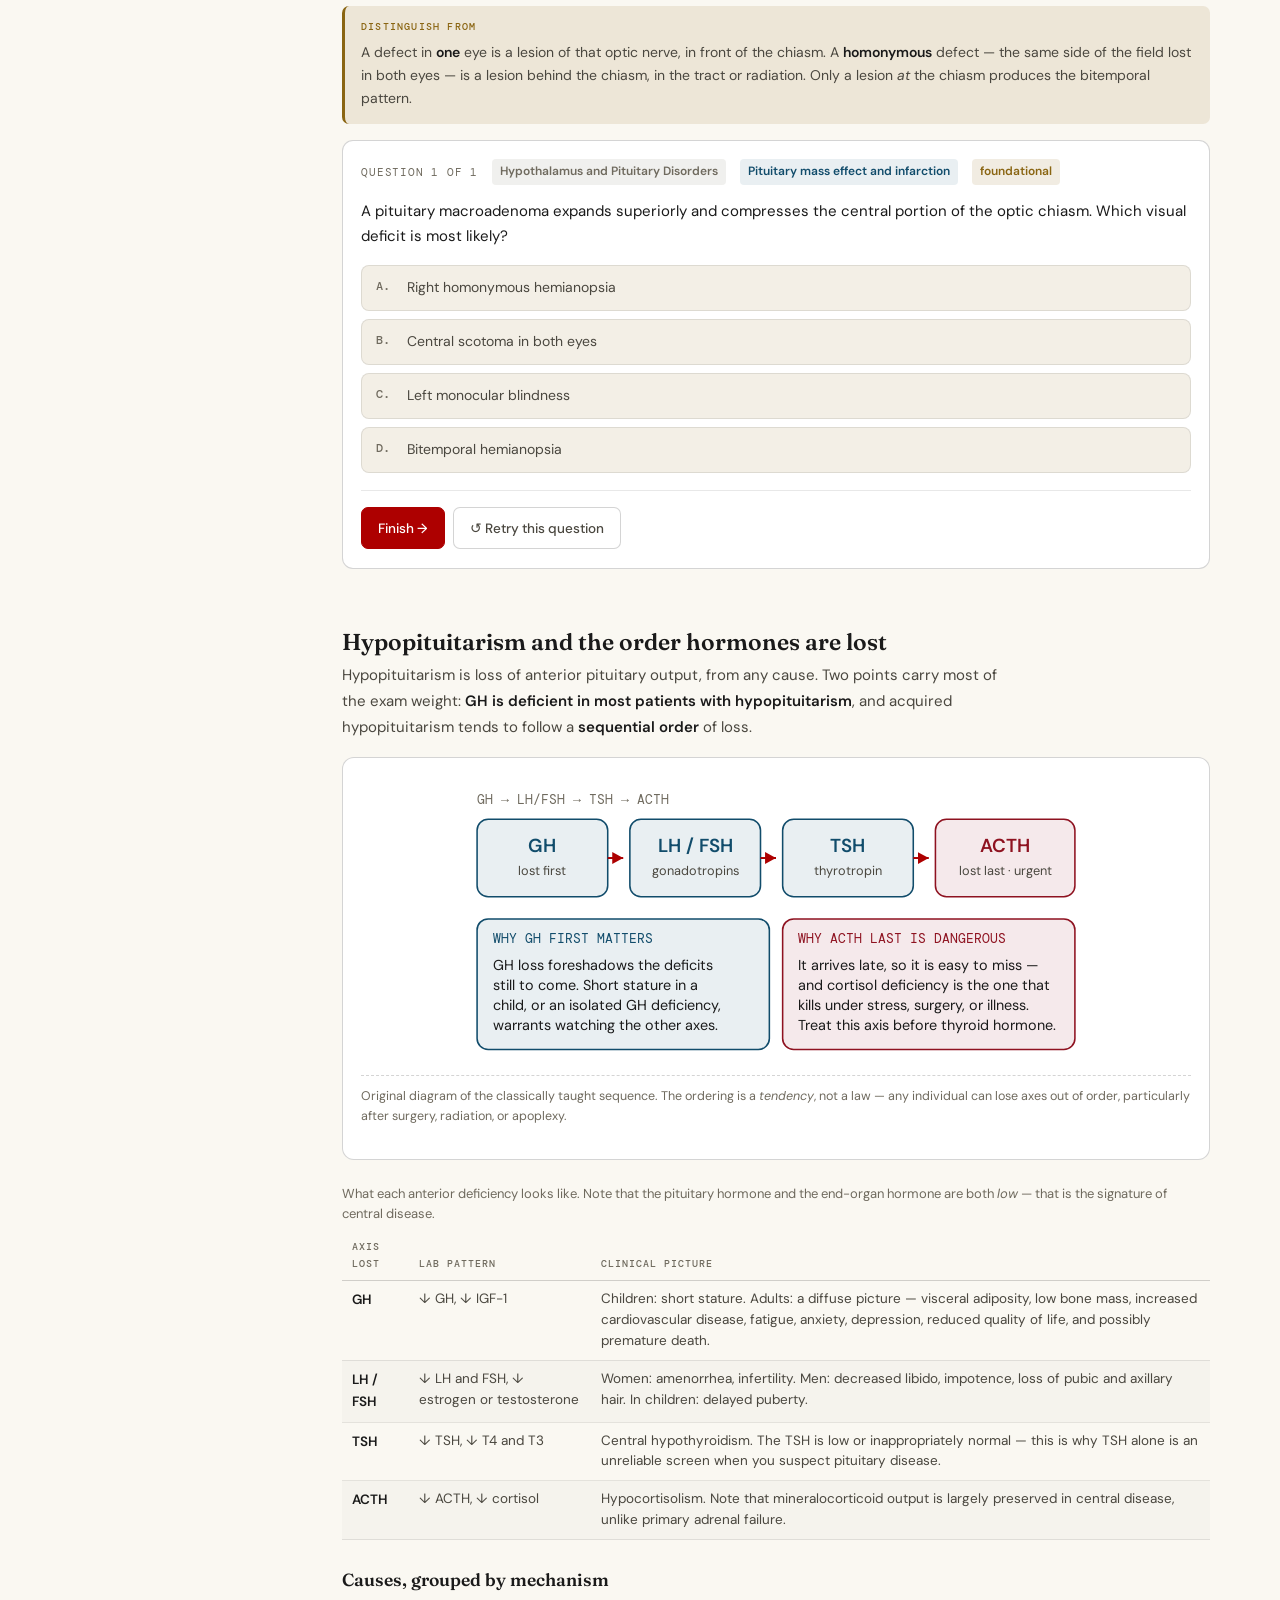
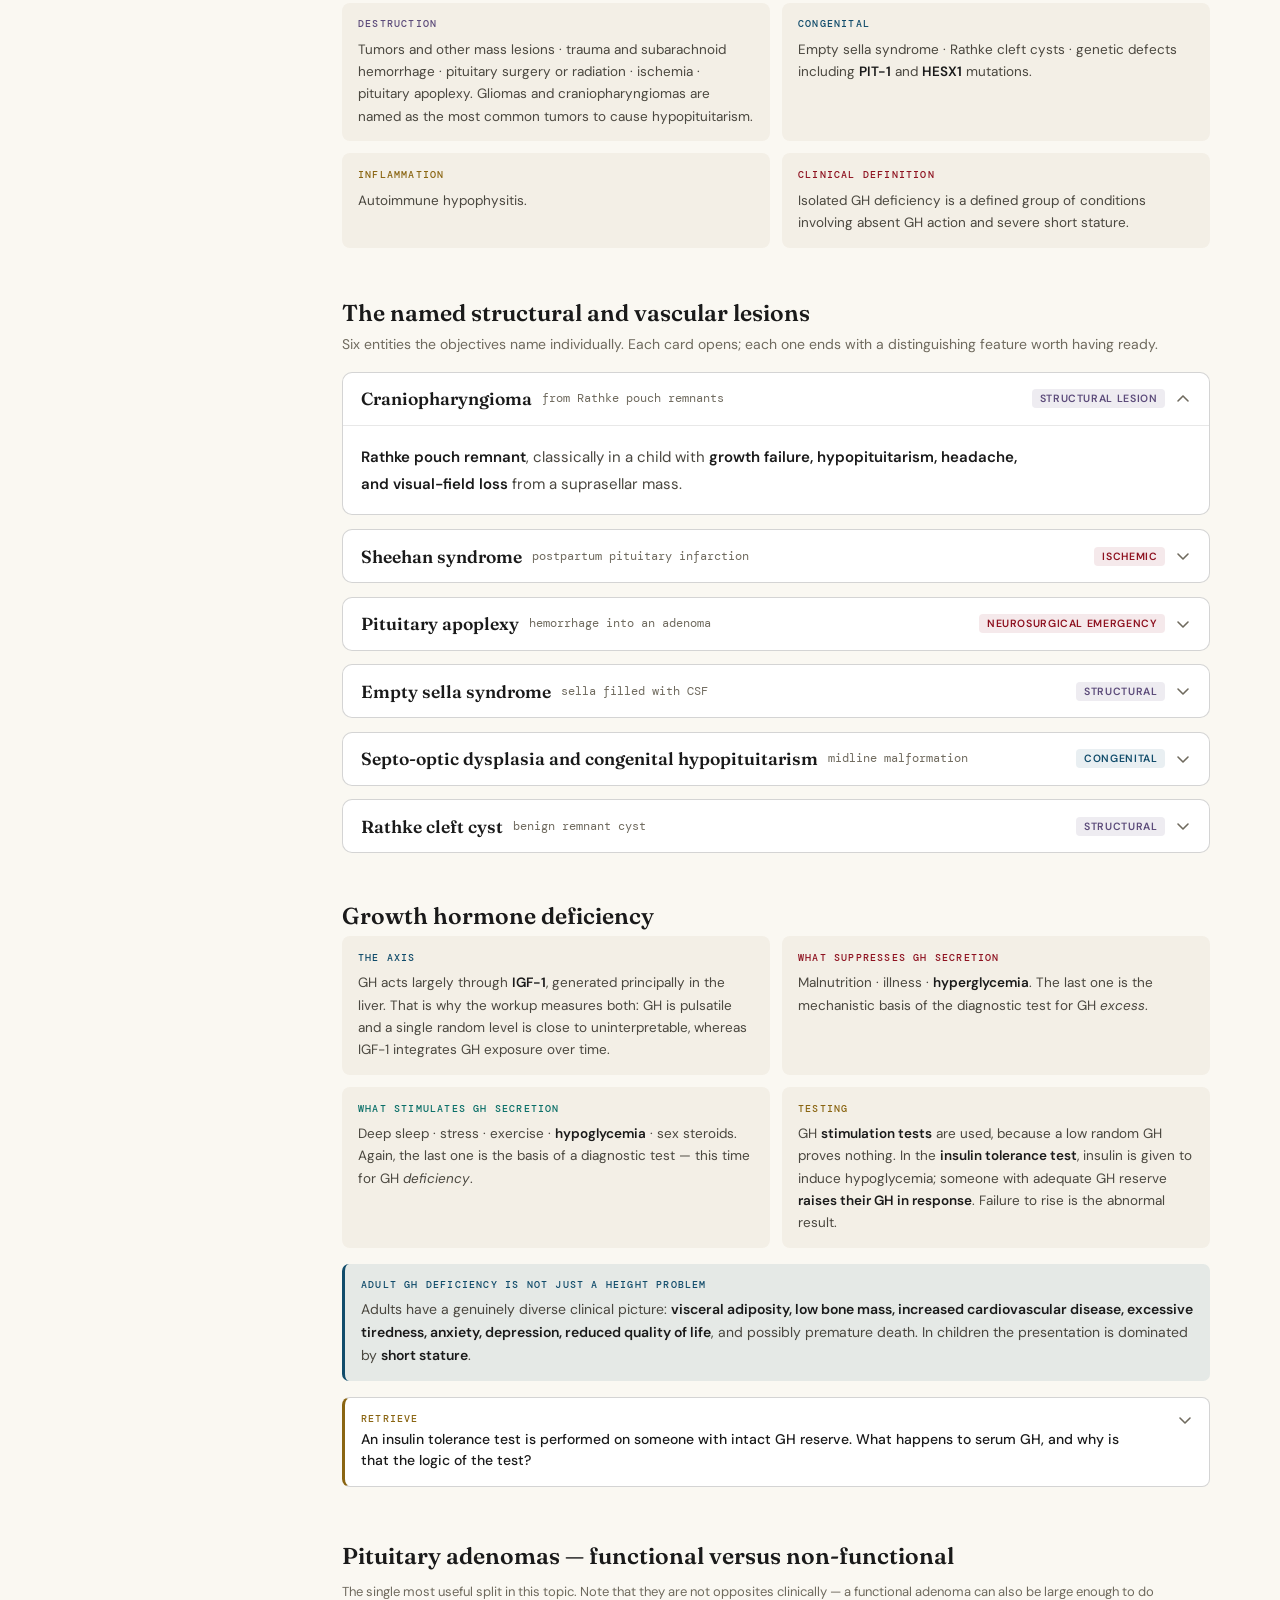
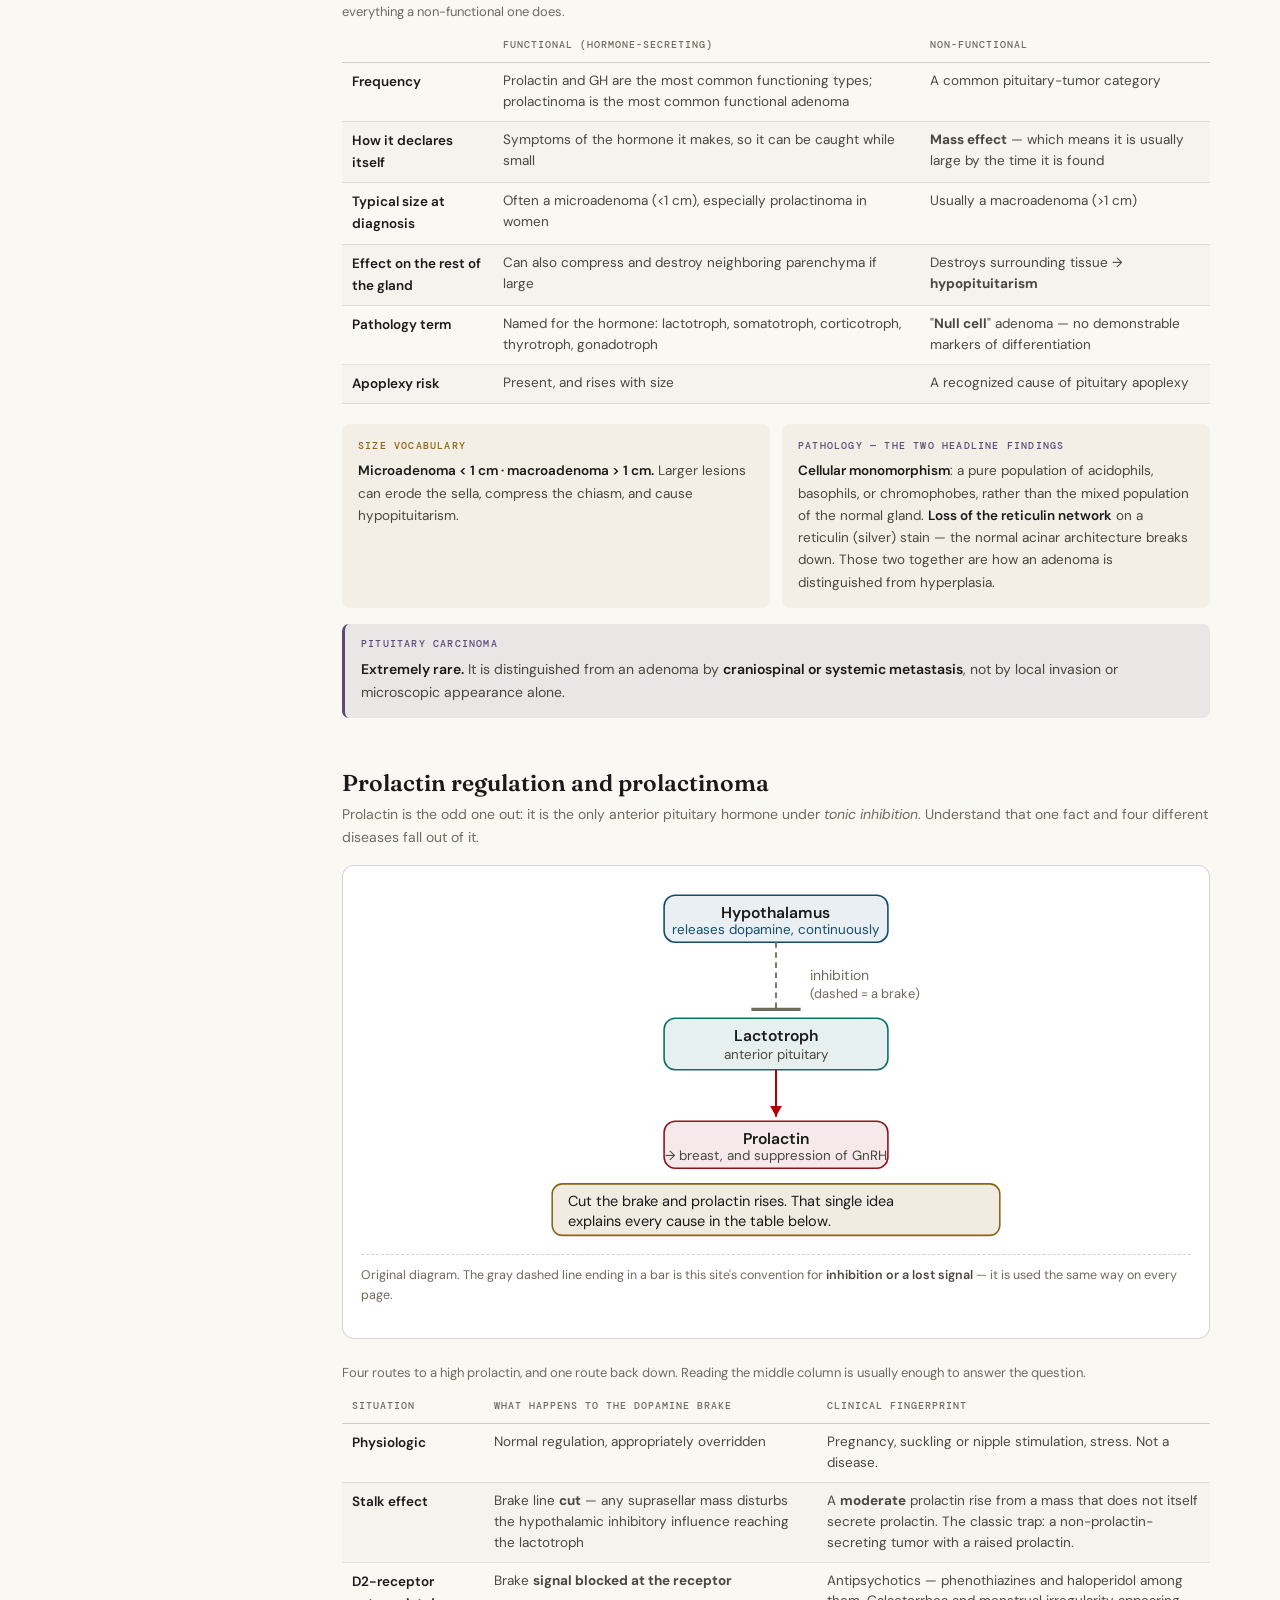
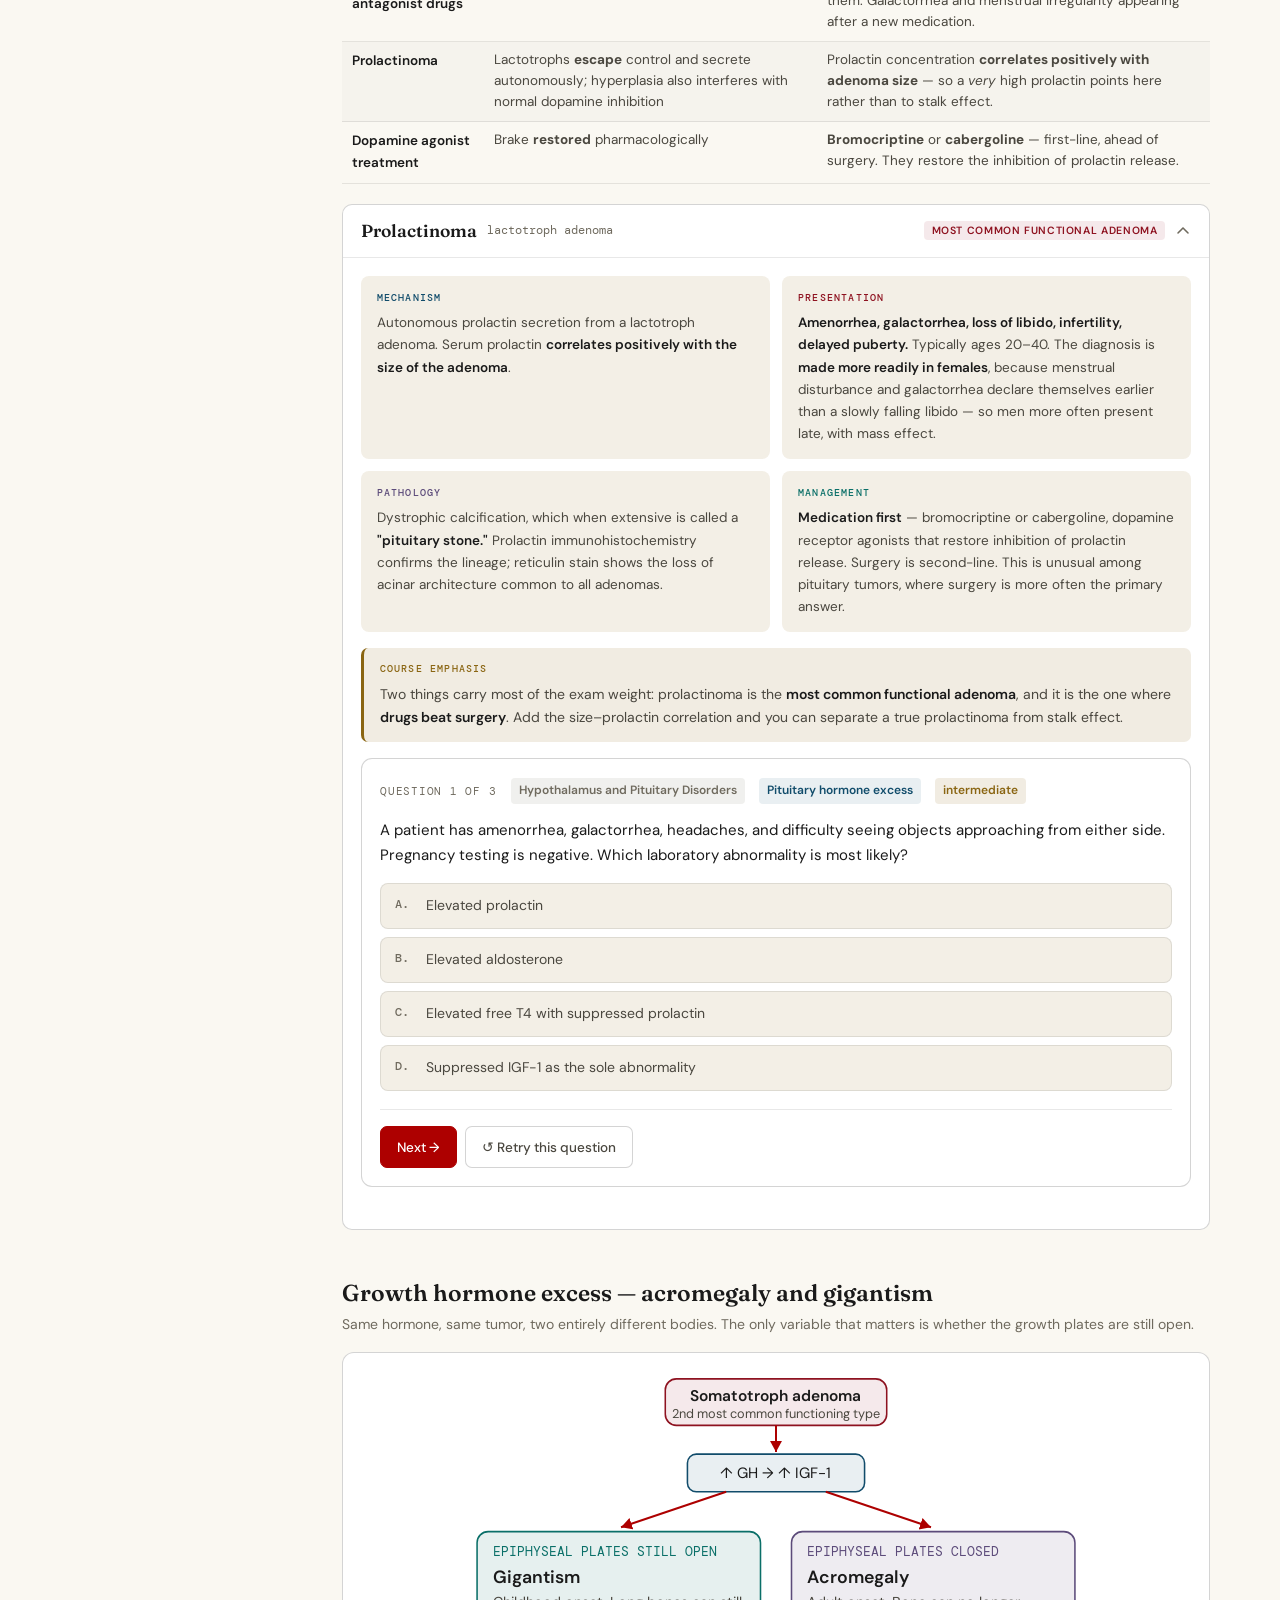
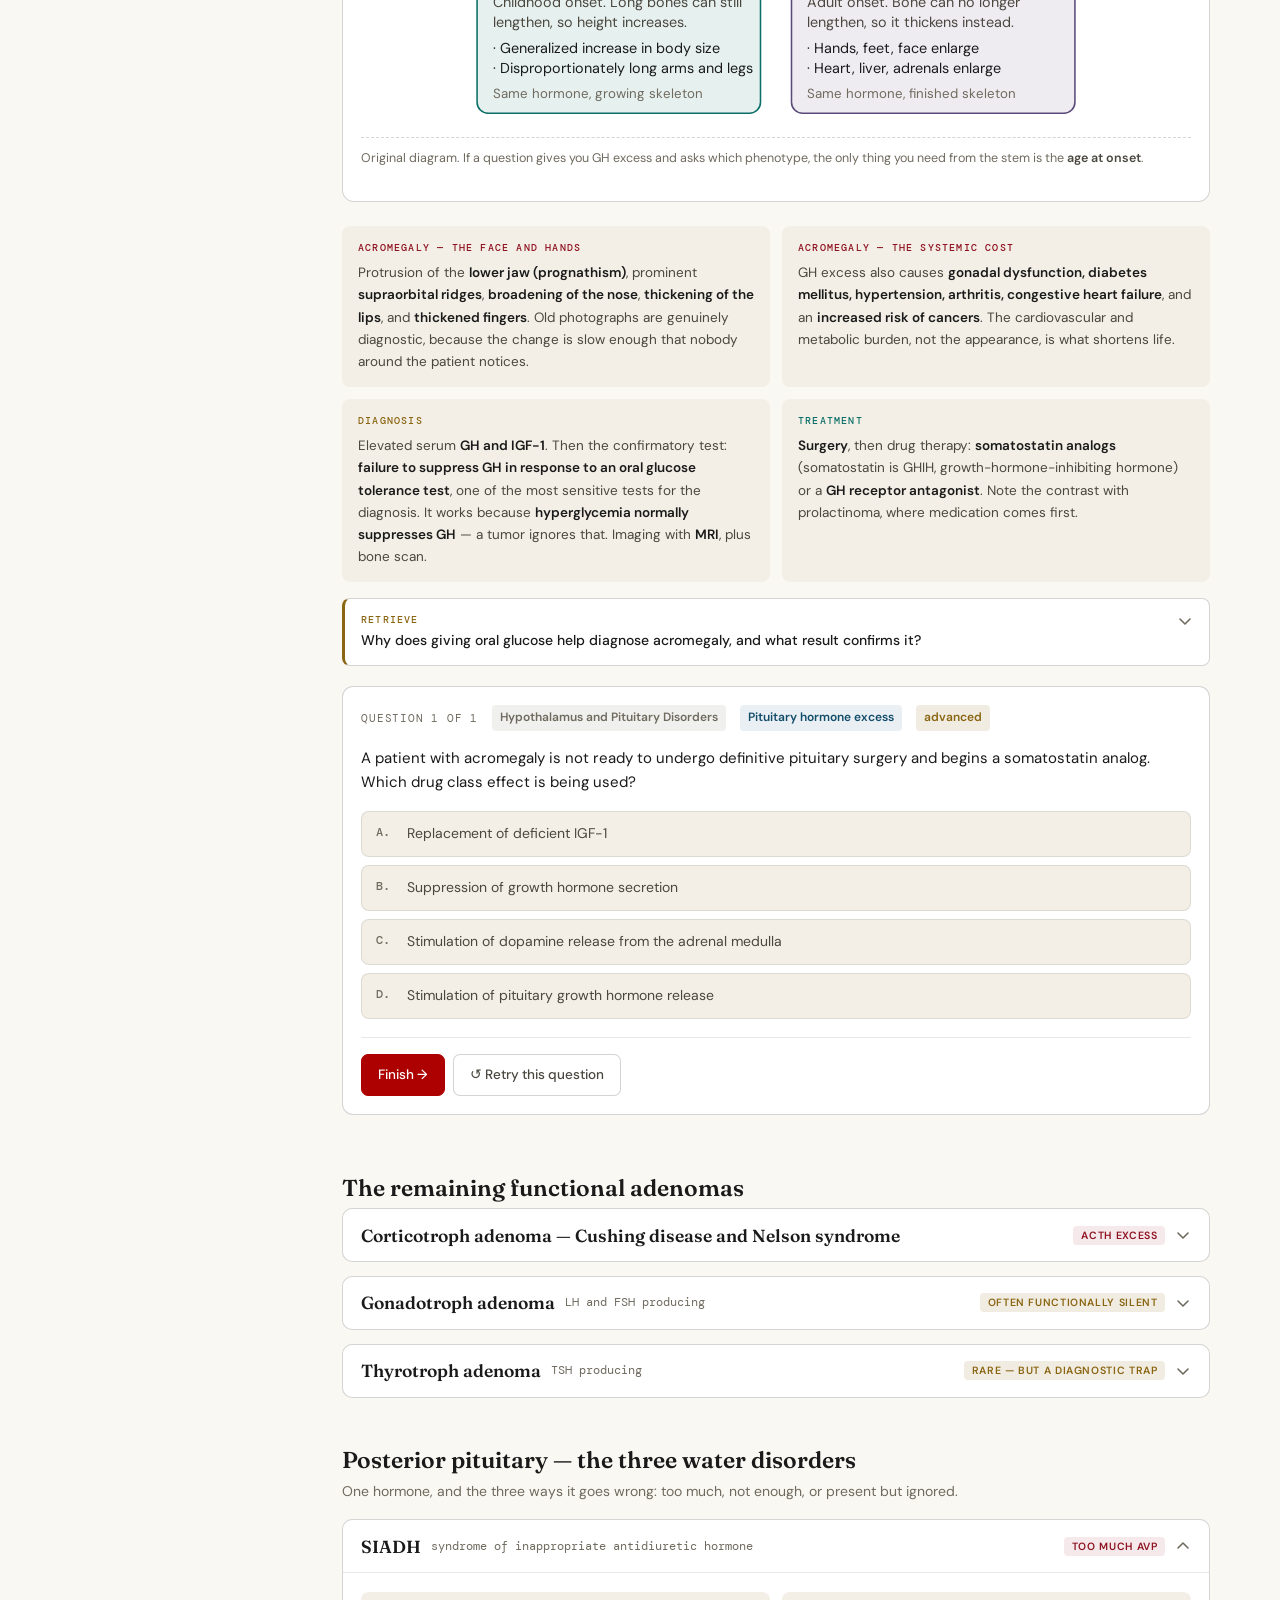
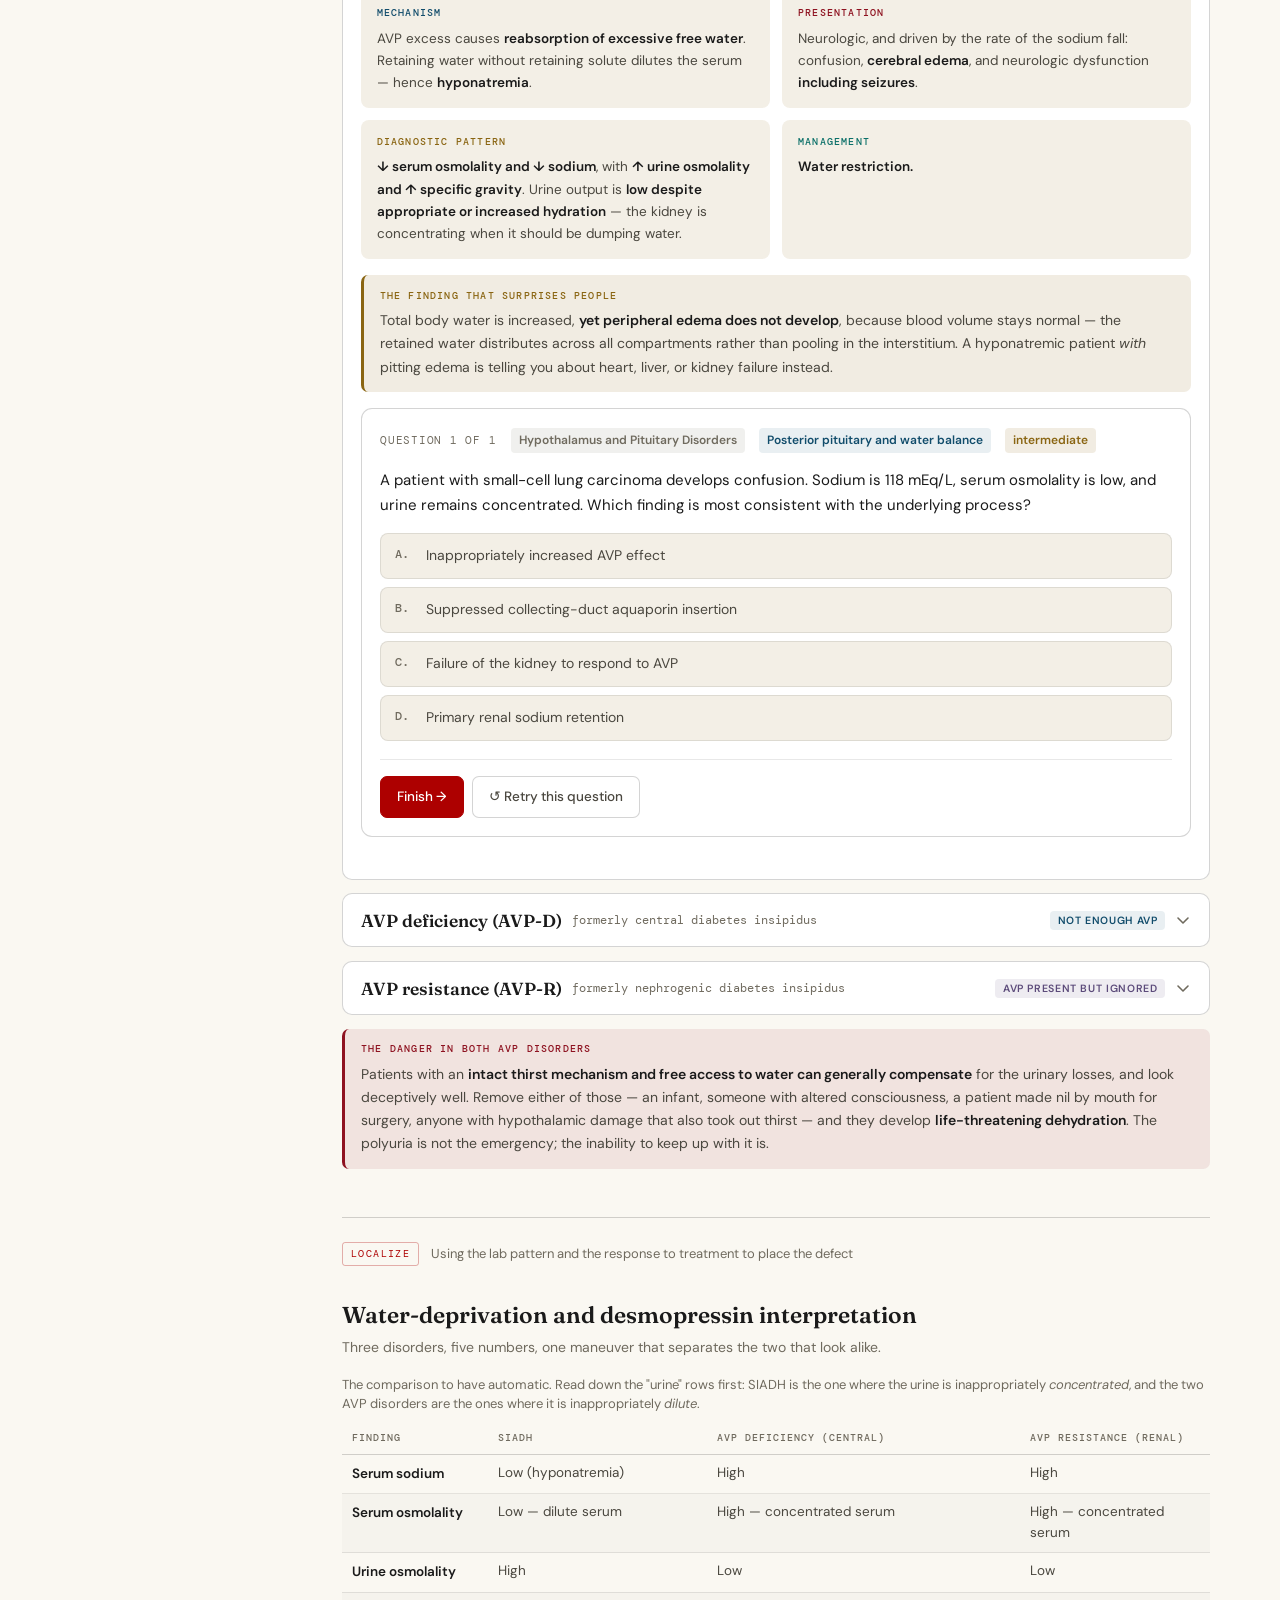
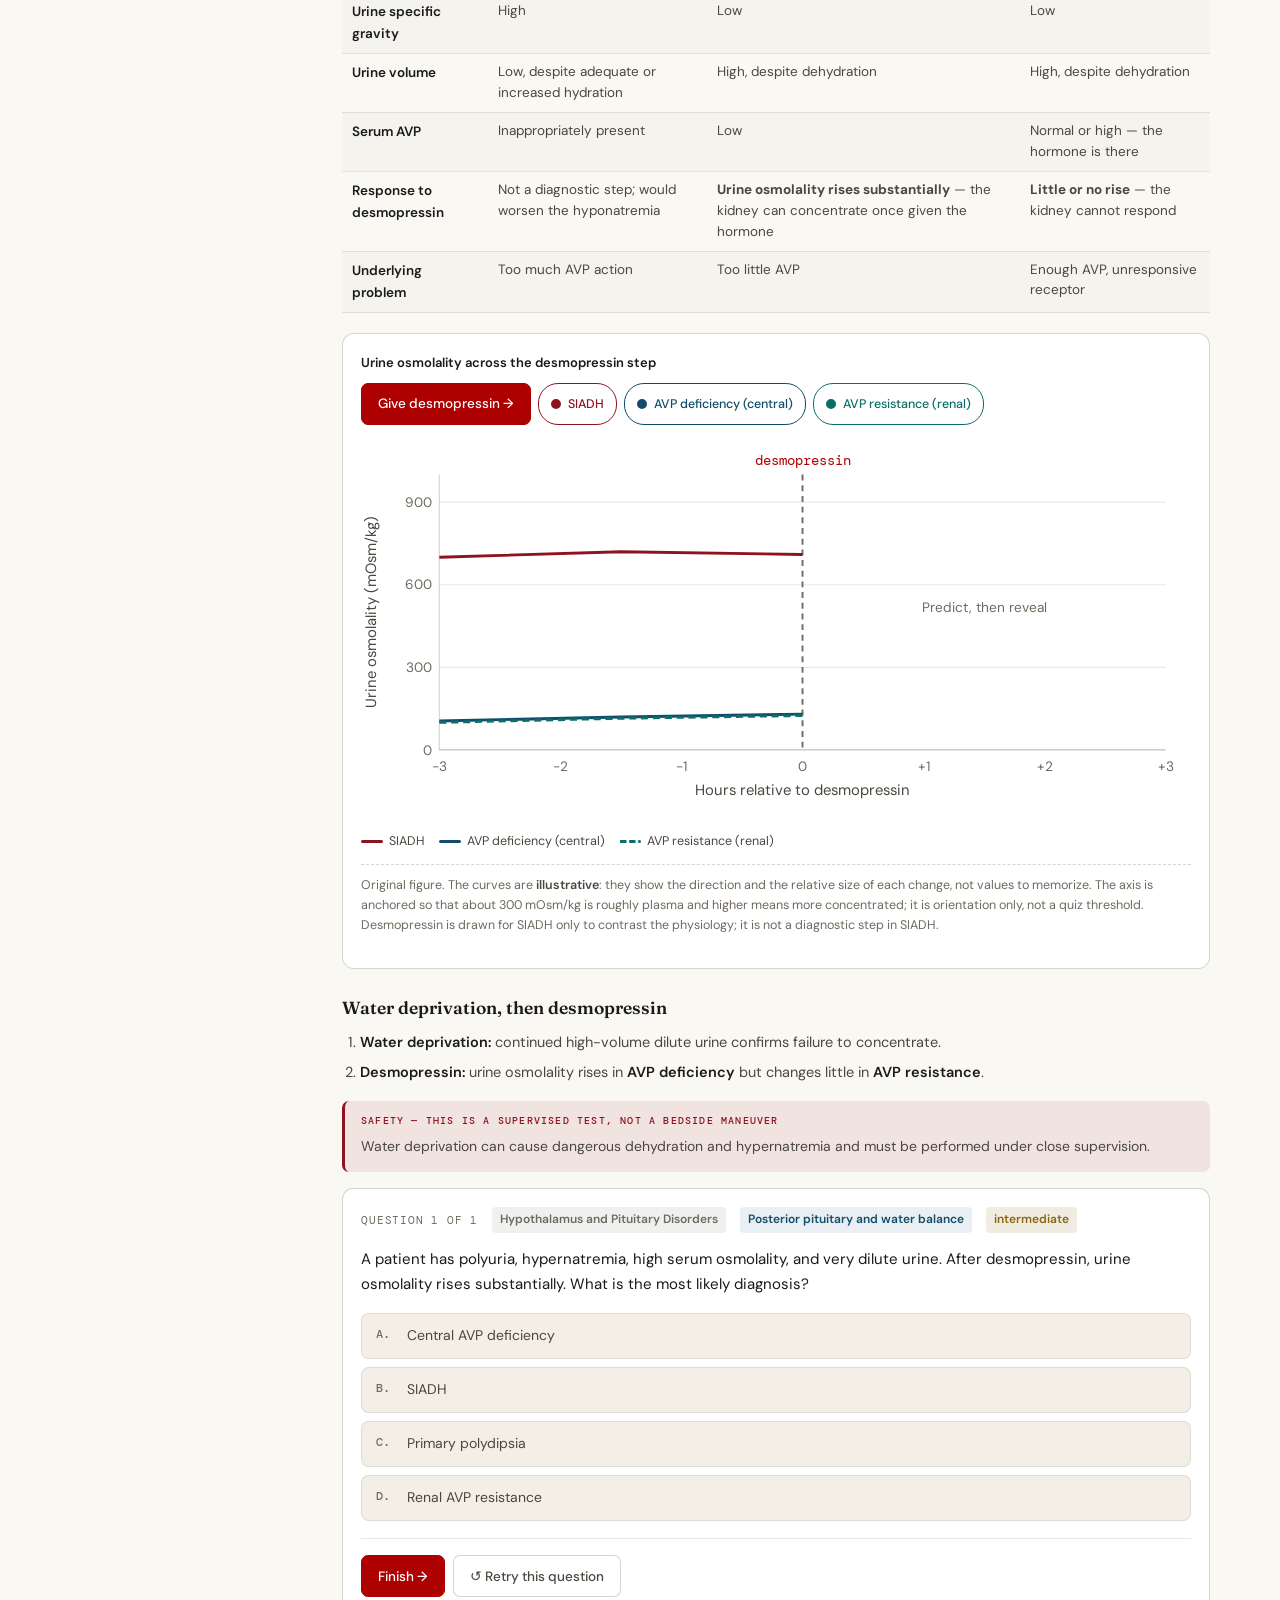
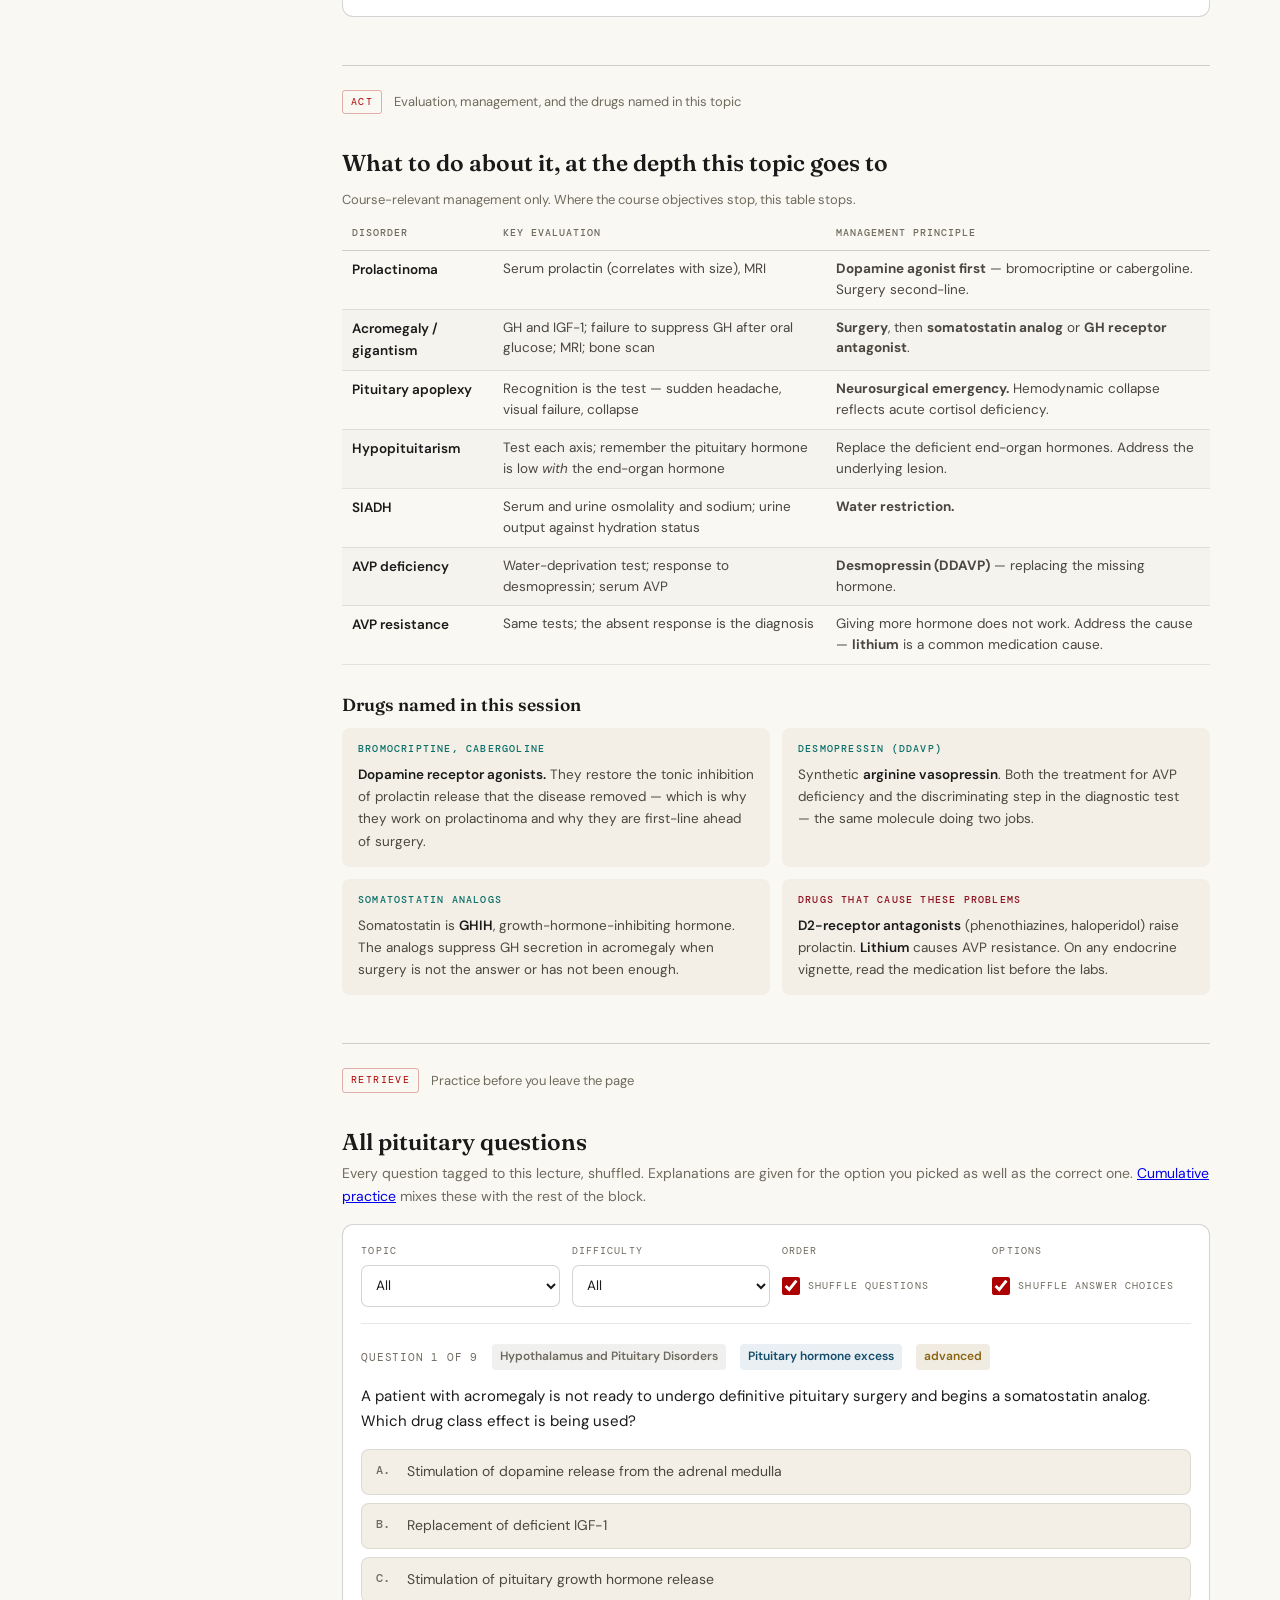
<file: pituitary.html>
<!DOCTYPE html>
<html lang="en">
<head>
<meta charset="utf-8">
<meta name="viewport" content="width=device-width, initial-scale=1">
<title>Hypothalamus &amp; Pituitary — HSHD1 Endocrine Course Companion</title>
<meta name="description" content="Pituitary disease organized around hormone excess, hormone deficiency, and mass effect, with the posterior pituitary water disorders and an interactive desmopressin comparison.">
<link rel="preconnect" href="https://fonts.googleapis.com">
<link rel="preconnect" href="https://fonts.gstatic.com" crossorigin>
<link href="https://fonts.googleapis.com/css2?family=DM+Mono:wght@400;500&family=DM+Sans:wght@400;500;600&family=Fraunces:opsz,wght@9..144,500;9..144,600&display=swap" rel="stylesheet">
<link rel="stylesheet" href="assets/css/site.css?v=20260816c">
</head>
<body data-page="pituitary">
<a class="skip-link" href="#main">Skip to content</a>
<header class="site-header" id="site-header"></header>
<noscript><div style="max-width:1180px;margin:0 auto;padding:1rem 1.25rem"><p class="note note-amber"><span class="note-kind">JavaScript is off</span>The text below is complete and readable, but the navigation, search, interactive figures, and practice questions need JavaScript. <a href="index.html">Back to the home page</a>.</p></div></noscript>

<div class="page">
  <nav class="toc" id="page-toc" aria-label="Sections of this page"></nav>

  <main class="content" id="main" tabindex="-1">

    <div class="page-head">
      <p class="eyebrow">Study guide · Hypothalamic-pituitary axis · 5 Aug 2026</p>
      <h1>Hypothalamus &amp; Pituitary Disorders</h1>
      <p class="lede">One small gland, three ways to go wrong. Almost every disorder on this page is a variation on
        making too much of a hormone, making too little of it, or being a lump in a space that has no room for lumps —
        and a surprising number of patients have all three at once.</p>
      <div class="toc-mobile" id="page-toc-mobile"></div>
    </div>

    <section class="section" id="orient" data-toc="Anatomy and the wiring" data-phase="Orient">
      <h2>Pituitary anatomy and its hypothalamic connections</h2>
      <p class="section-note">Where the gland sits, and why the anterior and posterior lobes fail in completely different ways.</p>

      <p class="prose">The pituitary is about <strong>1 cm across and weighs roughly 0.5 g</strong>. It sits at the base of the brain
        in the <strong>sella turcica</strong>, immediately below the optic chiasm, and hangs from the hypothalamus by a
        <strong>stalk that carries both blood vessels and axons</strong>. Those two things in the stalk — vessels and axons —
        are the whole reason the two lobes behave so differently.</p>

      <div class="figure">
        <svg class="svg-diagram" viewBox="0 0 420 560" role="img" aria-labelledby="wire-t wire-d">
          <title id="wire-t">How the hypothalamus controls each pituitary lobe</title>
          <desc id="wire-d">The hypothalamus connects to the anterior pituitary through hypophyseal portal veins, which carry releasing hormones. It connects to the posterior pituitary through axons, which carry vasopressin and oxytocin made in hypothalamic neurons. The anterior pituitary makes and secretes growth hormone, TSH, ACTH, LH and FSH, and prolactin, each acting on a target organ. The posterior pituitary makes nothing itself — it stores and releases the two hormones delivered down the axons.</desc>

          <rect x="70" y="10" width="280" height="42" rx="10" class="box-blue"/>
          <text x="210" y="30" text-anchor="middle" font-family="var(--font)" font-size="15" font-weight="600" fill="var(--text)">Hypothalamus</text>
          <text x="210" y="45" text-anchor="middle" font-family="var(--font)" font-size="12" fill="var(--text2)">releasing hormones · AVP · oxytocin</text>

          <!-- portal route -->
          <path d="M150 52 L110 104" class="flow-blue" marker-end="url(#pit-arrow)"/>
          <text x="26" y="80" font-family="var(--font)" font-size="12" fill="var(--blue)">portal veins</text>
          <!-- axonal route -->
          <path d="M270 52 L310 104" class="flow-blue" marker-end="url(#pit-arrow)"/>
          <text x="300" y="80" font-family="var(--font)" font-size="12" fill="var(--blue)">axons</text>

          <defs>
            <marker id="pit-arrow" markerWidth="7" markerHeight="7" refX="5.5" refY="3" orient="auto">
              <path d="M0,0 L5.5,3 L0,6 Z" fill="var(--blue)"/>
            </marker>
          </defs>

          <rect x="14" y="106" width="188" height="44" rx="9" class="box-teal"/>
          <text x="108" y="126" text-anchor="middle" font-family="var(--font)" font-size="14" font-weight="600" fill="var(--text)">Anterior pituitary</text>
          <text x="108" y="141" text-anchor="middle" font-family="var(--font)" font-size="11.5" fill="var(--text2)">adenohypophysis</text>

          <rect x="218" y="106" width="188" height="44" rx="9" class="box-purple"/>
          <text x="312" y="126" text-anchor="middle" font-family="var(--font)" font-size="14" font-weight="600" fill="var(--text)">Posterior pituitary</text>
          <text x="312" y="141" text-anchor="middle" font-family="var(--font)" font-size="11.5" fill="var(--text2)">neurohypophysis</text>

          <text x="14" y="182" font-family="var(--mono)" font-size="11.5" fill="var(--text3)">ANTERIOR — FIVE CELL TYPES, FIVE OUTPUTS</text>
          <line x1="14" y1="190" x2="406" y2="190" stroke="var(--border2)" stroke-width="1"/>
          <text x="14" y="212" font-family="var(--font)" font-size="14" fill="var(--text)">GH  →  liver  →  IGF-1  →  linear growth</text>
          <text x="14" y="238" font-family="var(--font)" font-size="14" fill="var(--text)">TSH  →  thyroid  →  T4 and T3</text>
          <text x="14" y="264" font-family="var(--font)" font-size="14" fill="var(--text)">ACTH  →  adrenal cortex  →  cortisol</text>
          <text x="14" y="290" font-family="var(--font)" font-size="14" fill="var(--text)">LH / FSH  →  gonads  →  sex steroids, gametes</text>
          <text x="14" y="316" font-family="var(--font)" font-size="14" fill="var(--text)">Prolactin  →  breast  →  milk production</text>

          <text x="14" y="356" font-family="var(--mono)" font-size="11.5" fill="var(--text3)">POSTERIOR — NOTHING IS MADE HERE</text>
          <line x1="14" y1="364" x2="406" y2="364" stroke="var(--border2)" stroke-width="1"/>
          <text x="14" y="386" font-family="var(--font)" font-size="14" fill="var(--text)">AVP (vasopressin)  →  collecting duct</text>
          <text x="30" y="404" font-family="var(--font)" font-size="12.5" fill="var(--text2)">→ water reabsorbed, urine concentrated</text>
          <text x="14" y="428" font-family="var(--font)" font-size="14" fill="var(--text)">Oxytocin  →  uterus, breast</text>

          <rect x="14" y="446" width="392" height="98" rx="9" fill="var(--amber-t)" stroke="var(--amber)" stroke-width="1.4"/>
          <text x="26" y="468" font-family="var(--mono)" font-size="11.5" fill="var(--amber)">THE POINT STUDENTS MISS</text>
          <text x="26" y="490" font-family="var(--font)" font-size="13" fill="var(--text)">AVP is synthesized in hypothalamic neurons,</text>
          <text x="26" y="507" font-family="var(--font)" font-size="13" fill="var(--text)">travels down their axons, and is merely stored</text>
          <text x="26" y="524" font-family="var(--font)" font-size="13" fill="var(--text)">and released by the posterior pituitary. So a</text>
          <text x="26" y="538" font-family="var(--font)" font-size="13" fill="var(--text)">hypothalamic lesion can cause AVP deficiency.</text>
        </svg>
        <p class="figcaption">Original diagram of the hypothalamic-pituitary anatomy and axes. The two routes out of the hypothalamus explain the clinical split:
          anterior lobe failure is a <em>secretory</em> problem in the pituitary itself, whereas posterior lobe failure can originate anywhere along the hypothalamus–stalk–posterior lobe path.</p>
      </div>

      <div class="grid">
        <div class="block">
          <div class="block-label blue">Anterior lobe — histology</div>
          <div class="block-text">Five functional cell types: <strong>somatotropes</strong> (GH), <strong>lactotropes</strong> (prolactin),
            <strong>corticotropes</strong> (ACTH), <strong>gonadotropes</strong> (FSH/LH), and <strong>thyrotropes</strong> (TSH).</div>
        </div>
        <div class="block">
          <div class="block-label purple">Posterior lobe — histology</div>
          <div class="block-text"><strong>Axons, Herring bodies, and pituicytes</strong> rather than glandular cells. It stores and releases hormones made in the hypothalamus.</div>
        </div>
      </div>

      <div class="note note-blue">
        <span class="note-kind">Primary, secondary, tertiary — define it once and reuse it everywhere</span>
        <p>This framework applies to every axis, so it is worth over-learning. <strong>Primary</strong>: the end organ has failed —
          the pituitary or hypothalamic hormone is <em>elevated</em> while the end-organ hormone is low.
          <strong>Secondary</strong>: the pituitary has failed — pituitary hormone low, hypothalamic hormone elevated, end-organ hormone low.
          <strong>Tertiary</strong>: the hypothalamus has failed — all three low. Secondary and tertiary together are called <strong>central</strong>.</p>
      </div>

      <div class="recall" data-disclosure>
        <button class="recall-toggle" type="button" data-disclosure-toggle>
          <span><span class="recall-kind">Retrieve</span><span class="recall-q">A patient has a low cortisol. What would the ACTH be in primary, secondary, and tertiary disease — and which organ is at fault in each?</span></span>
          <span class="card-spacer"></span>
          <svg class="card-chevron" viewBox="0 0 16 16" aria-hidden="true" focusable="false"><path d="M3 6l5 5 5-5" fill="none" stroke="currentColor" stroke-width="1.6" stroke-linecap="round" stroke-linejoin="round"/></svg>
        </button>
        <div class="recall-body" data-disclosure-body>
          <p><strong>Primary</strong> — the adrenal cortex has failed, so ACTH is <strong>high</strong> as the pituitary tries to flog a gland that cannot respond.
            <strong>Secondary</strong> — the <strong>pituitary</strong> has failed, so ACTH is low and cortisol is low; CRH from the hypothalamus would be elevated.
            <strong>Tertiary</strong> — the <strong>hypothalamus</strong> has failed, so CRH, ACTH, and cortisol are all low.
            The trick that makes exam questions answerable: look at whether the <em>upstream</em> hormone moved in the same direction as the downstream one, or the opposite.</p>
        </div>
      </div>

    </section>

    <!-- ================================================================ -->
    <section class="section" id="framework" data-toc="The three presentations" data-phase="Orient">
      <h2>Three ways pituitary disease presents</h2>
      <p class="section-note">If you can place a disorder into one of these three boxes — and notice when it belongs in more than one — most of this topic organizes itself.</p>

      <div class="figure">
        <svg class="svg-diagram-wide" viewBox="0 0 560 350" role="img" aria-labelledby="fw-t fw-d">
          <title id="fw-t">Three presentations of pituitary disease</title>
          <desc id="fw-d">Pituitary disease branches into three overlapping outcomes. Hormone excess comes from functional adenomas such as prolactinoma, growth hormone adenoma, and corticotroph adenoma. Hormone deficiency comes from hypopituitarism of any cause, including craniopharyngioma, Sheehan syndrome, apoplexy, and a large adenoma crushing the normal gland. Mass effect comes from any expanding sellar lesion, causing headache, bitemporal hemianopsia, and abnormal sella imaging. A single large adenoma frequently produces all three at once.</desc>

          <rect x="185" y="8" width="190" height="42" rx="10" class="box-gray"/>
          <text x="280" y="34" text-anchor="middle" font-family="var(--font)" font-size="15" font-weight="600" fill="var(--text)">Pituitary disease</text>

          <path d="M225 50 L110 90" class="flow" marker-end="url(#fw-a)"/>
          <path d="M280 50 L280 90" class="flow" marker-end="url(#fw-a)"/>
          <path d="M335 50 L450 90" class="flow" marker-end="url(#fw-a)"/>
          <defs><marker id="fw-a" markerWidth="7" markerHeight="7" refX="5.5" refY="3" orient="auto"><path d="M0,0 L5.5,3 L0,6 Z" fill="var(--accent)"/></marker></defs>

          <rect x="8" y="94" width="172" height="150" rx="10" class="box-red"/>
          <text x="94" y="116" text-anchor="middle" font-family="var(--font)" font-size="14" font-weight="600" fill="var(--red)">1 · Hormone excess</text>
          <text x="20" y="140" font-family="var(--font)" font-size="12.5" fill="var(--text2)">Functional adenoma</text>
          <text x="20" y="160" font-family="var(--font)" font-size="12.5" fill="var(--text)">· Prolactinoma</text>
          <text x="20" y="178" font-family="var(--font)" font-size="12.5" fill="var(--text)">· GH → acromegaly</text>
          <text x="20" y="196" font-family="var(--font)" font-size="12.5" fill="var(--text)">· ACTH → Cushing</text>
          <text x="20" y="214" font-family="var(--font)" font-size="12.5" fill="var(--text)">· TSH, LH/FSH (rare)</text>
          <text x="20" y="234" font-family="var(--font)" font-size="11.5" fill="var(--text3)">Symptoms of the hormone</text>

          <rect x="194" y="94" width="172" height="150" rx="10" class="box-blue"/>
          <text x="280" y="116" text-anchor="middle" font-family="var(--font)" font-size="14" font-weight="600" fill="var(--blue)">2 · Hormone deficiency</text>
          <text x="206" y="140" font-family="var(--font)" font-size="12.5" fill="var(--text2)">Hypopituitarism</text>
          <text x="206" y="160" font-family="var(--font)" font-size="12.5" fill="var(--text)">· Craniopharyngioma</text>
          <text x="206" y="178" font-family="var(--font)" font-size="12.5" fill="var(--text)">· Sheehan syndrome</text>
          <text x="206" y="196" font-family="var(--font)" font-size="12.5" fill="var(--text)">· Apoplexy</text>
          <text x="206" y="214" font-family="var(--font)" font-size="12.5" fill="var(--text)">· Big adenoma crushing</text>
          <text x="206" y="234" font-family="var(--font)" font-size="11.5" fill="var(--text3)">GH first, ACTH last</text>

          <rect x="380" y="94" width="172" height="150" rx="10" class="box-purple"/>
          <text x="466" y="116" text-anchor="middle" font-family="var(--font)" font-size="14" font-weight="600" fill="var(--purple)">3 · Mass effect</text>
          <text x="392" y="140" font-family="var(--font)" font-size="12.5" fill="var(--text2)">Any expanding lesion</text>
          <text x="392" y="160" font-family="var(--font)" font-size="12.5" fill="var(--text)">· Headache, raised ICP</text>
          <text x="392" y="178" font-family="var(--font)" font-size="12.5" fill="var(--text)">· Bitemporal hemianopsia</text>
          <text x="392" y="196" font-family="var(--font)" font-size="12.5" fill="var(--text)">· Sella abnormal on MRI</text>
          <text x="392" y="214" font-family="var(--font)" font-size="12.5" fill="var(--text)">· Stalk effect on prolactin</text>
          <text x="392" y="234" font-family="var(--font)" font-size="11.5" fill="var(--text3)">Non-functioning tumors too</text>

          <rect x="8" y="258" width="544" height="82" rx="10" fill="var(--amber-t)" stroke="var(--amber)" stroke-width="1.4"/>
          <text x="22" y="280" font-family="var(--mono)" font-size="11.5" fill="var(--amber)">THE THREE OVERLAP — THAT IS THE EXAM POINT</text>
          <text x="22" y="302" font-family="var(--font)" font-size="13" fill="var(--text)">One macroadenoma can secrete a hormone, crush the rest of the gland into</text>
          <text x="22" y="320" font-family="var(--font)" font-size="13" fill="var(--text)">hypopituitarism, and compress the chiasm — all at the same time. When a stem</text>
          <text x="22" y="336" font-family="var(--font)" font-size="13" fill="var(--text)">mixes an excess syndrome with visual loss, that is a macroadenoma, not two diseases.</text>
        </svg>
        <p class="figcaption">Original diagram. Use it as a triage question on every vignette: <em>which of the three is this stem describing, and is it describing more than one?</em></p>
      </div>
    </section>

    <!-- ================================================================ -->
    <div class="phase-rule"><span class="phase-step">Recognize</span><span class="phase-what">Presentation, physical findings, and characteristic patterns</span></div>

    <section class="section" id="mass-effect" data-toc="Mass effect and the chiasm" data-phase="Recognize">
      <h2>Mass effect and the optic chiasm</h2>
      <p class="section-note">Why a lesion in the sella takes the outer half of each visual field, and nothing else.</p>

      <p class="prose">Three consequences of local mass effect: <strong>headache</strong> from raised intracranial pressure,
        an <strong>abnormal sella turcica</strong> on imaging, and <strong>visual field loss, most commonly bitemporal hemianopsia</strong>.
        The last one is worth understanding rather than memorizing, because the anatomy explains the exact field defect.</p>

      <div class="figure">
        <svg class="svg-diagram-wide" viewBox="0 0 560 360" role="img" aria-labelledby="oc-t oc-d">
          <title id="oc-t">Why a sellar mass expanding upward causes bitemporal hemianopsia</title>
          <desc id="oc-d">Light from the temporal, or outer, half of each visual field falls on the nasal half of each retina. Nasal retinal fibers cross the midline at the optic chiasm. A pituitary mass sitting directly under the chiasm and expanding upward compresses those crossing fibers first, so vision is lost in the temporal half of each visual field — bitemporal hemianopsia. Fibers from the temporal retina, which carry the nasal field, run laterally and are spared until later.</desc>

          <text x="20" y="24" font-family="var(--mono)" font-size="12" fill="var(--text3)">STEP 1 · THE CROSSING</text>

          <!-- eyes -->
          <circle cx="70" cy="120" r="26" class="box-gray"/>
          <text x="70" y="164" text-anchor="middle" font-family="var(--font)" font-size="12.5" fill="var(--text2)">left eye</text>
          <circle cx="70" cy="230" r="26" class="box-gray"/>
          <text x="70" y="274" text-anchor="middle" font-family="var(--font)" font-size="12.5" fill="var(--text2)">right eye</text>

          <!-- chiasm -->
          <circle cx="250" cy="175" r="34" class="box-blue"/>
          <text x="250" y="180" text-anchor="middle" font-family="var(--font)" font-size="12.5" font-weight="600" fill="var(--text)">chiasm</text>

          <!-- crossing nasal fibers (red = compressed) -->
          <path d="M96 120 L224 190" class="flow-red"/>
          <path d="M96 230 L224 160" class="flow-red"/>
          <!-- uncrossed temporal fibers -->
          <path d="M96 108 C 160 96, 200 120, 220 150" class="flow-blue"/>
          <path d="M96 242 C 160 254, 200 230, 220 200" class="flow-blue"/>

          <path d="M284 175 L360 175" class="flow-blue" marker-end="url(#oc-a)"/>
          <defs><marker id="oc-a" markerWidth="7" markerHeight="7" refX="5.5" refY="3" orient="auto"><path d="M0,0 L5.5,3 L0,6 Z" fill="var(--blue)"/></marker></defs>
          <text x="368" y="172" font-family="var(--font)" font-size="12.5" fill="var(--text2)">to occipital</text>
          <text x="368" y="188" font-family="var(--font)" font-size="12.5" fill="var(--text2)">cortex</text>

          <!-- pituitary mass pushing up -->
          <path d="M250 250 L250 216" class="flow-red" marker-end="url(#oc-r)"/>
          <defs><marker id="oc-r" markerWidth="7" markerHeight="7" refX="5.5" refY="3" orient="auto"><path d="M0,0 L5.5,3 L0,6 Z" fill="var(--red)"/></marker></defs>
          <ellipse cx="250" cy="278" rx="58" ry="28" class="box-red"/>
          <text x="250" y="274" text-anchor="middle" font-family="var(--font)" font-size="12.5" font-weight="600" fill="var(--red)">sellar mass</text>
          <text x="250" y="291" text-anchor="middle" font-family="var(--font)" font-size="11.5" fill="var(--text2)">expands upward</text>

          <text x="20" y="322" font-family="var(--font)" font-size="12.5" fill="var(--red)">solid red = crossing nasal-retinal fibers, compressed first</text>
          <text x="20" y="340" font-family="var(--font)" font-size="12.5" fill="var(--blue)">solid blue = uncrossed temporal fibers, spared</text>

          <!-- visual fields -->
          <text x="440" y="240" text-anchor="middle" font-family="var(--mono)" font-size="12" fill="var(--text3)">STEP 2 · THE FIELD</text>
          <circle cx="400" cy="286" r="34" fill="var(--bg3)" stroke="var(--border2)" stroke-width="1.4"/>
          <path d="M400 252 A 34 34 0 0 0 400 320 Z" fill="var(--red-t)"/>
          <line x1="400" y1="252" x2="400" y2="320" stroke="var(--border2)" stroke-width="1"/>
          <text x="400" y="336" text-anchor="middle" font-family="var(--font)" font-size="11.5" fill="var(--text2)">left field</text>
          <circle cx="490" cy="286" r="34" fill="var(--bg3)" stroke="var(--border2)" stroke-width="1.4"/>
          <path d="M490 252 A 34 34 0 0 1 490 320 Z" fill="var(--red-t)"/>
          <line x1="490" y1="252" x2="490" y2="320" stroke="var(--border2)" stroke-width="1"/>
          <text x="490" y="336" text-anchor="middle" font-family="var(--font)" font-size="11.5" fill="var(--text2)">right field</text>
          <text x="445" y="266" text-anchor="middle" font-family="var(--font)" font-size="11" fill="var(--red)">shaded = lost</text>
        </svg>
        <p class="figcaption">Original diagram. The chain to be able to say out loud: <strong>temporal field → nasal retina → crossing fibers → sit in the middle of the chiasm →
          a mass pushing up from the sella hits the middle first → both temporal fields go.</strong> "Bitemporal" describes the <em>field</em> that is lost, not the retina.</p>
      </div>

      <div class="note note-amber">
        <span class="note-kind">Distinguish from</span>
        <p>A defect in <strong>one</strong> eye is a lesion of that optic nerve, in front of the chiasm.
          A <strong>homonymous</strong> defect — the same side of the field lost in both eyes — is a lesion behind the chiasm, in the tract or radiation.
          Only a lesion <em>at</em> the chiasm produces the bitemporal pattern.</p>
      </div>

      <div class="quiz quiz-inline" data-quiz data-quiz-ids="PIT-001" data-quiz-toolbar="false"></div>
    </section>

    <!-- ================================================================ -->
    <section class="section" id="hypopituitarism" data-toc="Hypopituitarism" data-phase="Recognize">
      <h2>Hypopituitarism and the order hormones are lost</h2>

      <p class="prose">Hypopituitarism is loss of anterior pituitary output, from any cause. Two points carry most of the exam
        weight: <strong>GH is deficient in most patients with hypopituitarism</strong>, and acquired
        hypopituitarism tends to follow a <strong>sequential order</strong> of loss.</p>

      <div class="figure">
        <svg class="svg-diagram-wide" viewBox="0 0 560 260" role="img" aria-labelledby="hp-t hp-d">
          <title id="hp-t">The usual sequence of anterior pituitary hormone loss</title>
          <desc id="hp-d">Acquired hypopituitarism typically loses growth hormone first, then LH and FSH, then TSH, and ACTH last. Because growth hormone goes first, its loss foreshadows the deficits that follow. ACTH deficiency is flagged as the potentially urgent one, because loss of cortisol can be life-threatening under physiological stress.</desc>

          <rect x="10" y="40" width="118" height="70" rx="10" class="box-blue"/>
          <text x="69" y="70" text-anchor="middle" font-family="var(--font)" font-size="17" font-weight="600" fill="var(--blue)">GH</text>
          <text x="69" y="90" text-anchor="middle" font-family="var(--font)" font-size="11.5" fill="var(--text2)">lost first</text>

          <rect x="148" y="40" width="118" height="70" rx="10" class="box-blue"/>
          <text x="207" y="70" text-anchor="middle" font-family="var(--font)" font-size="17" font-weight="600" fill="var(--blue)">LH / FSH</text>
          <text x="207" y="90" text-anchor="middle" font-family="var(--font)" font-size="11.5" fill="var(--text2)">gonadotropins</text>

          <rect x="286" y="40" width="118" height="70" rx="10" class="box-blue"/>
          <text x="345" y="70" text-anchor="middle" font-family="var(--font)" font-size="17" font-weight="600" fill="var(--blue)">TSH</text>
          <text x="345" y="90" text-anchor="middle" font-family="var(--font)" font-size="11.5" fill="var(--text2)">thyrotropin</text>

          <rect x="424" y="40" width="126" height="70" rx="10" class="box-red"/>
          <text x="487" y="70" text-anchor="middle" font-family="var(--font)" font-size="17" font-weight="600" fill="var(--red)">ACTH</text>
          <text x="487" y="90" text-anchor="middle" font-family="var(--font)" font-size="11.5" fill="var(--text2)">lost last · urgent</text>

          <path d="M128 75 L142 75" class="flow" marker-end="url(#hp-a)"/>
          <path d="M266 75 L280 75" class="flow" marker-end="url(#hp-a)"/>
          <path d="M404 75 L418 75" class="flow" marker-end="url(#hp-a)"/>
          <defs><marker id="hp-a" markerWidth="7" markerHeight="7" refX="5.5" refY="3" orient="auto"><path d="M0,0 L5.5,3 L0,6 Z" fill="var(--accent)"/></marker></defs>

          <text x="10" y="26" font-family="var(--mono)" font-size="12" fill="var(--text3)">GH → LH/FSH → TSH → ACTH</text>

          <rect x="10" y="130" width="264" height="118" rx="10" class="box-blue"/>
          <text x="24" y="152" font-family="var(--mono)" font-size="11.5" fill="var(--blue)">WHY GH FIRST MATTERS</text>
          <text x="24" y="176" font-family="var(--font)" font-size="13" fill="var(--text)">GH loss foreshadows the deficits</text>
          <text x="24" y="194" font-family="var(--font)" font-size="13" fill="var(--text)">still to come. Short stature in a</text>
          <text x="24" y="212" font-family="var(--font)" font-size="13" fill="var(--text)">child, or an isolated GH deficiency,</text>
          <text x="24" y="230" font-family="var(--font)" font-size="13" fill="var(--text)">warrants watching the other axes.</text>

          <rect x="286" y="130" width="264" height="118" rx="10" class="box-red"/>
          <text x="300" y="152" font-family="var(--mono)" font-size="11.5" fill="var(--red)">WHY ACTH LAST IS DANGEROUS</text>
          <text x="300" y="176" font-family="var(--font)" font-size="13" fill="var(--text)">It arrives late, so it is easy to miss —</text>
          <text x="300" y="194" font-family="var(--font)" font-size="13" fill="var(--text)">and cortisol deficiency is the one that</text>
          <text x="300" y="212" font-family="var(--font)" font-size="13" fill="var(--text)">kills under stress, surgery, or illness.</text>
          <text x="300" y="230" font-family="var(--font)" font-size="13" fill="var(--text)">Treat this axis before thyroid hormone.</text>
        </svg>
        <p class="figcaption">Original diagram of the classically taught sequence. The ordering is a <em>tendency</em>, not a law — any individual can lose axes out of order,
          particularly after surgery, radiation, or apoplexy.</p>
      </div>

      <div class="table-wrap" tabindex="0" role="region" aria-label="Anterior pituitary deficiencies and their consequences">
        <table>
          <caption>What each anterior deficiency looks like. Note that the pituitary hormone and the end-organ hormone are both <em>low</em> — that is the signature of central disease.</caption>
          <thead>
            <tr><th scope="col">Axis lost</th><th scope="col">Lab pattern</th><th scope="col">Clinical picture</th></tr>
          </thead>
          <tbody>
            <tr><th scope="row">GH</th><td>↓ GH, ↓ IGF-1</td><td>Children: short stature. Adults: a diffuse picture — visceral adiposity, low bone mass, increased cardiovascular disease, fatigue, anxiety, depression, reduced quality of life, and possibly premature death.</td></tr>
            <tr><th scope="row">LH / FSH</th><td>↓ LH and FSH, ↓ estrogen or testosterone</td><td>Women: amenorrhea, infertility. Men: decreased libido, impotence, loss of pubic and axillary hair. In children: delayed puberty.</td></tr>
            <tr><th scope="row">TSH</th><td>↓ TSH, ↓ T4 and T3</td><td>Central hypothyroidism. The TSH is low or inappropriately normal — this is why TSH alone is an unreliable screen when you suspect pituitary disease.</td></tr>
            <tr><th scope="row">ACTH</th><td>↓ ACTH, ↓ cortisol</td><td>Hypocortisolism. Note that mineralocorticoid output is largely preserved in central disease, unlike primary adrenal failure.</td></tr>
          </tbody>
        </table>
      </div>

      <h3>Causes, grouped by mechanism</h3>
      <div class="grid">
        <div class="block">
          <div class="block-label purple">Destruction</div>
          <div class="block-text">Tumors and other mass lesions · trauma and subarachnoid hemorrhage · pituitary surgery or radiation ·
            ischemia · pituitary apoplexy. Gliomas and craniopharyngiomas are named as the most common tumors to cause hypopituitarism.</div>
        </div>
        <div class="block">
          <div class="block-label blue">Congenital</div>
          <div class="block-text">Empty sella syndrome · Rathke cleft cysts · genetic defects including <strong>PIT-1</strong> and <strong>HESX1</strong> mutations.</div>
        </div>
        <div class="block">
          <div class="block-label amber">Inflammation</div>
          <div class="block-text">Autoimmune hypophysitis.</div>
        </div>
        <div class="block">
          <div class="block-label red">Clinical definition</div>
          <div class="block-text">Isolated GH deficiency is a defined group of conditions involving absent GH action and severe short stature.</div>
        </div>
      </div>
    </section>

    <!-- ================================================================ -->
    <section class="section" id="structural-causes" data-toc="Structural and vascular causes" data-phase="Recognize">
      <h2>The named structural and vascular lesions</h2>
      <p class="section-note">Six entities the objectives name individually. Each card opens; each one ends with a distinguishing feature worth having ready.</p>

      <div class="card" data-disclosure data-open>
        <button class="card-toggle" type="button" data-disclosure-toggle>
          <span class="card-name">Craniopharyngioma</span>
          <span class="card-aka">from Rathke pouch remnants</span>
          <span class="card-spacer"></span>
          <span class="tag tag-purple">Structural lesion</span>
          <svg class="card-chevron" viewBox="0 0 16 16" aria-hidden="true" focusable="false"><path d="M3 6l5 5 5-5" fill="none" stroke="currentColor" stroke-width="1.6" stroke-linecap="round" stroke-linejoin="round"/></svg>
        </button>
        <div class="card-body" data-disclosure-body>
          <p class="prose"><strong>Rathke pouch remnant</strong>, classically in a child with <strong>growth failure, hypopituitarism, headache, and visual-field loss</strong> from a suprasellar mass.</p>
        </div>
      </div>

      <div class="card" data-disclosure>
        <button class="card-toggle" type="button" data-disclosure-toggle>
          <span class="card-name">Sheehan syndrome</span>
          <span class="card-aka">postpartum pituitary infarction</span>
          <span class="card-spacer"></span>
          <span class="tag tag-red">Ischemic</span>
          <svg class="card-chevron" viewBox="0 0 16 16" aria-hidden="true" focusable="false"><path d="M3 6l5 5 5-5" fill="none" stroke="currentColor" stroke-width="1.6" stroke-linecap="round" stroke-linejoin="round"/></svg>
        </button>
        <div class="card-body" data-disclosure-body>
          <p class="prose"><strong>Anterior pituitary infarction after severe postpartum hemorrhage</strong> → failure to lactate, amenorrhea, fatigue, and other anterior hormone deficiencies.</p>
          <div class="quiz quiz-inline" data-quiz data-quiz-ids="PIT-002" data-quiz-toolbar="false"></div>
        </div>
      </div>

      <div class="card" data-disclosure>
        <button class="card-toggle" type="button" data-disclosure-toggle>
          <span class="card-name">Pituitary apoplexy</span>
          <span class="card-aka">hemorrhage into an adenoma</span>
          <span class="card-spacer"></span>
          <span class="tag tag-red">Neurosurgical emergency</span>
          <svg class="card-chevron" viewBox="0 0 16 16" aria-hidden="true" focusable="false"><path d="M3 6l5 5 5-5" fill="none" stroke="currentColor" stroke-width="1.6" stroke-linecap="round" stroke-linejoin="round"/></svg>
        </button>
        <div class="card-body" data-disclosure-body>
          <div class="note note-red">
            <span class="note-kind">The time-sensitive one on this page</span>
            <p>Acute hemorrhage into a pituitary adenoma with rapid enlargement. It causes an <strong>excruciating headache</strong>,
              <strong>vision changes</strong>, and <strong>hypopituitarism</strong> — and it can cause <strong>cardiovascular collapse and sudden death</strong>.
              It is a <strong>true neurosurgical emergency</strong>. The circulatory collapse is the acute loss of ACTH and therefore cortisol.</p>
          </div>
          <div class="quiz quiz-inline" data-quiz data-quiz-ids="PIT-003" data-quiz-toolbar="false"></div>
        </div>
      </div>

      <div class="card" data-disclosure>
        <button class="card-toggle" type="button" data-disclosure-toggle>
          <span class="card-name">Empty sella syndrome</span>
          <span class="card-aka">sella filled with CSF</span>
          <span class="card-spacer"></span>
          <span class="tag tag-purple">Structural</span>
          <svg class="card-chevron" viewBox="0 0 16 16" aria-hidden="true" focusable="false"><path d="M3 6l5 5 5-5" fill="none" stroke="currentColor" stroke-width="1.6" stroke-linecap="round" stroke-linejoin="round"/></svg>
        </button>
        <div class="card-body" data-disclosure-body>
          <p class="prose">The pituitary is <strong>shrunken or flattened</strong> and the sella then fills with cerebrospinal fluid, so on imaging
            the sella looks empty. The clinically important part: with a <strong>partial</strong> empty sella, <strong>pituitary function is often normal</strong>.
            An "empty sella" on a scan is therefore not automatically a diagnosis of hypopituitarism — it is a reason to test the axes, not to assume them.</p>
        </div>
      </div>

      <div class="card" data-disclosure>
        <button class="card-toggle" type="button" data-disclosure-toggle>
          <span class="card-name">Septo-optic dysplasia and congenital hypopituitarism</span>
          <span class="card-aka">midline malformation</span>
          <span class="card-spacer"></span>
          <span class="tag tag-blue">Congenital</span>
          <svg class="card-chevron" viewBox="0 0 16 16" aria-hidden="true" focusable="false"><path d="M3 6l5 5 5-5" fill="none" stroke="currentColor" stroke-width="1.6" stroke-linecap="round" stroke-linejoin="round"/></svg>
        </button>
        <div class="card-body" data-disclosure-body>
          <p class="prose"><strong>Optic nerve hypoplasia + absent septum pellucidum + pituitary hormone deficiency.</strong> Midline defects or neonatal hypoglycemia should prompt evaluation for congenital hypopituitarism.</p>
        </div>
      </div>

      <div class="card" data-disclosure>
        <button class="card-toggle" type="button" data-disclosure-toggle>
          <span class="card-name">Rathke cleft cyst</span>
          <span class="card-aka">benign remnant cyst</span>
          <span class="card-spacer"></span>
          <span class="tag tag-purple">Structural</span>
          <svg class="card-chevron" viewBox="0 0 16 16" aria-hidden="true" focusable="false"><path d="M3 6l5 5 5-5" fill="none" stroke="currentColor" stroke-width="1.6" stroke-linecap="round" stroke-linejoin="round"/></svg>
        </button>
        <div class="card-body" data-disclosure-body>
          <p class="prose"><strong>Benign Rathke pouch remnant cyst</strong>, often incidental but capable of causing anterior pituitary deficiency by local compression.</p>
        </div>
      </div>
    </section>

    <!-- ================================================================ -->
    <section class="section" id="gh-deficiency" data-toc="Growth hormone deficiency" data-phase="Recognize">
      <h2>Growth hormone deficiency</h2>

      <div class="grid">
        <div class="block">
          <div class="block-label blue">The axis</div>
          <div class="block-text">GH acts largely through <strong>IGF-1</strong>, generated principally in the liver. That is why the workup measures
            both: GH is pulsatile and a single random level is close to uninterpretable, whereas IGF-1 integrates GH exposure over time.</div>
        </div>
        <div class="block">
          <div class="block-label red">What suppresses GH secretion</div>
          <div class="block-text">Malnutrition · illness · <strong>hyperglycemia</strong>. The last one is the mechanistic basis of the diagnostic test for GH <em>excess</em>.</div>
        </div>
        <div class="block">
          <div class="block-label teal">What stimulates GH secretion</div>
          <div class="block-text">Deep sleep · stress · exercise · <strong>hypoglycemia</strong> · sex steroids. Again, the last one is the basis of a diagnostic test — this time for GH <em>deficiency</em>.</div>
        </div>
        <div class="block">
          <div class="block-label amber">Testing</div>
          <div class="block-text">GH <strong>stimulation tests</strong> are used, because a low random GH proves nothing. In the <strong>insulin tolerance test</strong>,
            insulin is given to induce hypoglycemia; someone with adequate GH reserve <strong>raises their GH in response</strong>. Failure to rise is the abnormal result.</div>
        </div>
      </div>

      <div class="note note-blue">
        <span class="note-kind">Adult GH deficiency is not just a height problem</span>
        <p>Adults have a genuinely diverse clinical picture: <strong>visceral adiposity, low bone mass, increased cardiovascular
          disease, excessive tiredness, anxiety, depression, reduced quality of life</strong>, and possibly premature death. In children the presentation
          is dominated by <strong>short stature</strong>.</p>
      </div>

      <div class="recall" data-disclosure>
        <button class="recall-toggle" type="button" data-disclosure-toggle>
          <span><span class="recall-kind">Retrieve</span><span class="recall-q">An insulin tolerance test is performed on someone with intact GH reserve. What happens to serum GH, and why is that the logic of the test?</span></span>
          <span class="card-spacer"></span>
          <svg class="card-chevron" viewBox="0 0 16 16" aria-hidden="true" focusable="false"><path d="M3 6l5 5 5-5" fill="none" stroke="currentColor" stroke-width="1.6" stroke-linecap="round" stroke-linejoin="round"/></svg>
        </button>
        <div class="recall-body" data-disclosure-body>
          <p>Serum GH <strong>rises</strong>. Insulin drives the glucose down; <strong>hypoglycemia is a physiological stimulus to GH secretion</strong>,
            so a healthy somatotroph population responds. The test works by provoking the axis rather than sampling it — which is necessary because GH
            is secreted in pulses and a low random value is uninformative. A <strong>failure to rise</strong> is what defines the deficiency.</p>
        </div>
      </div>
    </section>

    <!-- ================================================================ -->
    <section class="section" id="adenomas" data-toc="Adenomas: functional or not" data-phase="Recognize">
      <h2>Pituitary adenomas — functional versus non-functional</h2>

      <div class="table-wrap" tabindex="0" role="region" aria-label="Functional versus non-functional adenomas">
        <table>
          <caption>The single most useful split in this topic. Note that they are not opposites clinically — a functional adenoma can also be large enough to do everything a non-functional one does.</caption>
          <thead><tr><th scope="col"></th><th scope="col">Functional (hormone-secreting)</th><th scope="col">Non-functional</th></tr></thead>
          <tbody>
            <tr><th scope="row">Frequency</th><td>Prolactin and GH are the most common functioning types; prolactinoma is the most common functional adenoma</td><td>A common pituitary-tumor category</td></tr>
            <tr><th scope="row">How it declares itself</th><td>Symptoms of the hormone it makes, so it can be caught while small</td><td><strong>Mass effect</strong> — which means it is usually large by the time it is found</td></tr>
            <tr><th scope="row">Typical size at diagnosis</th><td>Often a microadenoma (&lt;1 cm), especially prolactinoma in women</td><td>Usually a macroadenoma (&gt;1 cm)</td></tr>
            <tr><th scope="row">Effect on the rest of the gland</th><td>Can also compress and destroy neighboring parenchyma if large</td><td>Destroys surrounding tissue → <strong>hypopituitarism</strong></td></tr>
            <tr><th scope="row">Pathology term</th><td>Named for the hormone: lactotroph, somatotroph, corticotroph, thyrotroph, gonadotroph</td><td>"<strong>Null cell</strong>" adenoma — no demonstrable markers of differentiation</td></tr>
            <tr><th scope="row">Apoplexy risk</th><td>Present, and rises with size</td><td>A recognized cause of pituitary apoplexy</td></tr>
          </tbody>
        </table>
      </div>

      <div class="grid">
        <div class="block">
          <div class="block-label amber">Size vocabulary</div>
          <div class="block-text"><strong>Microadenoma &lt; 1 cm · macroadenoma &gt; 1 cm.</strong> Larger lesions can erode the sella, compress the chiasm, and cause hypopituitarism.</div>
        </div>
        <div class="block">
          <div class="block-label purple">Pathology — the two headline findings</div>
          <div class="block-text"><strong>Cellular monomorphism</strong>: a pure population of acidophils, basophils, or chromophobes, rather than the
            mixed population of the normal gland. <strong>Loss of the reticulin network</strong> on a reticulin (silver) stain — the normal acinar
            architecture breaks down. Those two together are how an adenoma is distinguished from hyperplasia.</div>
        </div>
      </div>

      <div class="note note-purple">
        <span class="note-kind">Pituitary carcinoma</span>
        <p><strong>Extremely rare.</strong> It is distinguished from an adenoma by <strong>craniospinal or systemic metastasis</strong>, not by local invasion or microscopic appearance alone.</p>
      </div>
    </section>

    <!-- ================================================================ -->
    <section class="section" id="prolactin" data-toc="Prolactin and prolactinoma" data-phase="Recognize">
      <h2>Prolactin regulation and prolactinoma</h2>
      <p class="section-note">Prolactin is the odd one out: it is the only anterior pituitary hormone under <em>tonic inhibition</em>. Understand that one fact and four different diseases fall out of it.</p>

      <div class="figure">
        <svg class="svg-diagram" viewBox="0 0 420 320" role="img" aria-labelledby="pr-t pr-d">
          <title id="pr-t">Tonic dopamine inhibition of prolactin</title>
          <desc id="pr-d">The hypothalamus continuously sends dopamine down the stalk to the lactotroph, which suppresses prolactin release. This is inhibition rather than stimulation, shown as a gray dashed line ending in a bar. Anything that interrupts the dopamine signal — a stalk lesion, a dopamine receptor blocker, or a lactotroph that has escaped control — raises prolactin. A dopamine agonist restores the inhibition.</desc>

          <rect x="110" y="10" width="200" height="42" rx="10" class="box-blue"/>
          <text x="210" y="30" text-anchor="middle" font-family="var(--font)" font-size="14" font-weight="600" fill="var(--text)">Hypothalamus</text>
          <text x="210" y="45" text-anchor="middle" font-family="var(--font)" font-size="12" fill="var(--blue)">releases dopamine, continuously</text>

          <!-- inhibition line: gray dashed with a bar terminal -->
          <line x1="210" y1="52" x2="210" y2="112" class="inhibit"/>
          <line x1="188" y1="112" x2="232" y2="112" stroke="var(--gray)" stroke-width="3"/>
          <text x="240" y="86" font-family="var(--font)" font-size="12.5" fill="var(--gray)">inhibition</text>
          <text x="240" y="102" font-family="var(--font)" font-size="11.5" fill="var(--text3)">(dashed = a brake)</text>

          <rect x="110" y="120" width="200" height="46" rx="10" class="box-teal"/>
          <text x="210" y="140" text-anchor="middle" font-family="var(--font)" font-size="14" font-weight="600" fill="var(--text)">Lactotroph</text>
          <text x="210" y="156" text-anchor="middle" font-family="var(--font)" font-size="12" fill="var(--text2)">anterior pituitary</text>

          <path d="M210 166 L210 208" class="flow" marker-end="url(#pr-a)"/>
          <defs><marker id="pr-a" markerWidth="7" markerHeight="7" refX="5.5" refY="3" orient="auto"><path d="M0,0 L5.5,3 L0,6 Z" fill="var(--accent)"/></marker></defs>

          <rect x="110" y="212" width="200" height="42" rx="10" class="box-red"/>
          <text x="210" y="232" text-anchor="middle" font-family="var(--font)" font-size="14" font-weight="600" fill="var(--text)">Prolactin</text>
          <text x="210" y="247" text-anchor="middle" font-family="var(--font)" font-size="12" fill="var(--text2)">→ breast, and suppression of GnRH</text>

          <rect x="10" y="268" width="400" height="46" rx="9" fill="var(--amber-t)" stroke="var(--amber)" stroke-width="1.4"/>
          <text x="24" y="288" font-family="var(--font)" font-size="13" fill="var(--text)">Cut the brake and prolactin rises. That single idea</text>
          <text x="24" y="306" font-family="var(--font)" font-size="13" fill="var(--text)">explains every cause in the table below.</text>
        </svg>
        <p class="figcaption">Original diagram. The gray dashed line ending in a bar is this site's convention for <strong>inhibition or a lost signal</strong> —
          it is used the same way on every page.</p>
      </div>

      <div class="table-wrap" tabindex="0" role="region" aria-label="Causes of hyperprolactinemia and what each does to the dopamine brake">
        <table>
          <caption>Four routes to a high prolactin, and one route back down. Reading the middle column is usually enough to answer the question.</caption>
          <thead><tr><th scope="col">Situation</th><th scope="col">What happens to the dopamine brake</th><th scope="col">Clinical fingerprint</th></tr></thead>
          <tbody>
            <tr><th scope="row">Physiologic</th><td>Normal regulation, appropriately overridden</td><td>Pregnancy, suckling or nipple stimulation, stress. Not a disease.</td></tr>
            <tr><th scope="row">Stalk effect</th><td>Brake line <strong>cut</strong> — any suprasellar mass disturbs the hypothalamic inhibitory influence reaching the lactotroph</td><td>A <strong>moderate</strong> prolactin rise from a mass that does not itself secrete prolactin. The classic trap: a non-prolactin-secreting tumor with a raised prolactin.</td></tr>
            <tr><th scope="row">D2-receptor antagonist drugs</th><td>Brake <strong>signal blocked at the receptor</strong></td><td>Antipsychotics — phenothiazines and haloperidol among them. Galactorrhea and menstrual irregularity appearing after a new medication.</td></tr>
            <tr><th scope="row">Prolactinoma</th><td>Lactotrophs <strong>escape</strong> control and secrete autonomously; hyperplasia also interferes with normal dopamine inhibition</td><td>Prolactin concentration <strong>correlates positively with adenoma size</strong> — so a <em>very</em> high prolactin points here rather than to stalk effect.</td></tr>
            <tr><th scope="row">Dopamine agonist treatment</th><td>Brake <strong>restored</strong> pharmacologically</td><td><strong>Bromocriptine</strong> or <strong>cabergoline</strong> — first-line, ahead of surgery. They restore the inhibition of prolactin release.</td></tr>
          </tbody>
        </table>
      </div>

      <div class="card" data-disclosure data-open>
        <button class="card-toggle" type="button" data-disclosure-toggle>
          <span class="card-name">Prolactinoma</span>
          <span class="card-aka">lactotroph adenoma</span>
          <span class="card-spacer"></span>
          <span class="tag tag-red">Most common functional adenoma</span>
          <svg class="card-chevron" viewBox="0 0 16 16" aria-hidden="true" focusable="false"><path d="M3 6l5 5 5-5" fill="none" stroke="currentColor" stroke-width="1.6" stroke-linecap="round" stroke-linejoin="round"/></svg>
        </button>
        <div class="card-body" data-disclosure-body>
          <div class="grid">
            <div class="block"><div class="block-label blue">Mechanism</div><div class="block-text">Autonomous prolactin secretion from a lactotroph adenoma. Serum prolactin <strong>correlates positively with the size of the adenoma</strong>.</div></div>
            <div class="block"><div class="block-label red">Presentation</div><div class="block-text"><strong>Amenorrhea, galactorrhea, loss of libido, infertility, delayed puberty.</strong> Typically ages 20–40. The diagnosis is <strong>made more readily in females</strong>, because menstrual disturbance and galactorrhea declare themselves earlier than a slowly falling libido — so men more often present late, with mass effect.</div></div>
            <div class="block"><div class="block-label purple">Pathology</div><div class="block-text">Dystrophic calcification, which when extensive is called a <strong>"pituitary stone."</strong> Prolactin immunohistochemistry confirms the lineage; reticulin stain shows the loss of acinar architecture common to all adenomas.</div></div>
            <div class="block"><div class="block-label teal">Management</div><div class="block-text"><strong>Medication first</strong> — bromocriptine or cabergoline, dopamine receptor agonists that restore inhibition of prolactin release. Surgery is second-line. This is unusual among pituitary tumors, where surgery is more often the primary answer.</div></div>
          </div>
          <div class="note note-amber">
            <span class="note-kind">Course emphasis</span>
            <p>Two things carry most of the exam weight: prolactinoma is the <strong>most common functional adenoma</strong>, and it is the one where
              <strong>drugs beat surgery</strong>. Add the size–prolactin correlation and you can separate a true prolactinoma from stalk effect.</p>
          </div>
          <div class="quiz quiz-inline" data-quiz data-quiz-ids="PIT-007,PIT-004,PIT-008" data-quiz-toolbar="false"></div>
        </div>
      </div>
    </section>

    <!-- ================================================================ -->
    <section class="section" id="gh-excess" data-toc="Acromegaly and gigantism" data-phase="Recognize">
      <h2>Growth hormone excess — acromegaly and gigantism</h2>
      <p class="section-note">Same hormone, same tumor, two entirely different bodies. The only variable that matters is whether the growth plates are still open.</p>

      <div class="figure">
        <svg class="svg-diagram-wide" viewBox="0 0 560 320" role="img" aria-labelledby="gh-t gh-d">
          <title id="gh-t">Growth hormone excess before and after epiphyseal closure</title>
          <desc id="gh-d">A somatotroph adenoma secretes growth hormone, which stimulates IGF-1. If this happens before the epiphyseal plates close, in childhood, the result is gigantism — a generalized increase in body size with disproportionately long arms and legs. If it happens after closure, in adulthood, long bones can no longer lengthen, so the result is acromegaly — continued growth of bone and cartilage producing enlargement of the hands, feet, and face, and of organs including the heart, liver, and adrenals.</desc>

          <rect x="180" y="8" width="200" height="42" rx="10" class="box-red"/>
          <text x="280" y="28" text-anchor="middle" font-family="var(--font)" font-size="14" font-weight="600" fill="var(--text)">Somatotroph adenoma</text>
          <text x="280" y="43" text-anchor="middle" font-family="var(--font)" font-size="11.5" fill="var(--text2)">2nd most common functioning type</text>

          <path d="M280 50 L280 74" class="flow" marker-end="url(#gh-a)"/>
          <defs><marker id="gh-a" markerWidth="7" markerHeight="7" refX="5.5" refY="3" orient="auto"><path d="M0,0 L5.5,3 L0,6 Z" fill="var(--accent)"/></marker></defs>
          <rect x="200" y="76" width="160" height="34" rx="8" class="box-blue"/>
          <text x="280" y="98" text-anchor="middle" font-family="var(--font)" font-size="13.5" fill="var(--text)">↑ GH → ↑ IGF-1</text>

          <path d="M235 110 L140 142" class="flow" marker-end="url(#gh-a)"/>
          <path d="M325 110 L420 142" class="flow" marker-end="url(#gh-a)"/>

          <rect x="10" y="146" width="256" height="164" rx="10" class="box-teal"/>
          <text x="24" y="168" font-family="var(--mono)" font-size="11.5" fill="var(--teal)">EPIPHYSEAL PLATES STILL OPEN</text>
          <text x="24" y="192" font-family="var(--font)" font-size="16" font-weight="600" fill="var(--text)">Gigantism</text>
          <text x="24" y="214" font-family="var(--font)" font-size="13" fill="var(--text2)">Childhood onset. Long bones can still</text>
          <text x="24" y="232" font-family="var(--font)" font-size="13" fill="var(--text2)">lengthen, so height increases.</text>
          <text x="24" y="256" font-family="var(--font)" font-size="13" fill="var(--text)">· Generalized increase in body size</text>
          <text x="24" y="274" font-family="var(--font)" font-size="13" fill="var(--text)">· Disproportionately long arms and legs</text>
          <text x="24" y="296" font-family="var(--font)" font-size="12" fill="var(--text3)">Same hormone, growing skeleton</text>

          <rect x="294" y="146" width="256" height="164" rx="10" class="box-purple"/>
          <text x="308" y="168" font-family="var(--mono)" font-size="11.5" fill="var(--purple)">EPIPHYSEAL PLATES CLOSED</text>
          <text x="308" y="192" font-family="var(--font)" font-size="16" font-weight="600" fill="var(--text)">Acromegaly</text>
          <text x="308" y="214" font-family="var(--font)" font-size="13" fill="var(--text2)">Adult onset. Bone can no longer</text>
          <text x="308" y="232" font-family="var(--font)" font-size="13" fill="var(--text2)">lengthen, so it thickens instead.</text>
          <text x="308" y="256" font-family="var(--font)" font-size="13" fill="var(--text)">· Hands, feet, face enlarge</text>
          <text x="308" y="274" font-family="var(--font)" font-size="13" fill="var(--text)">· Heart, liver, adrenals enlarge</text>
          <text x="308" y="296" font-family="var(--font)" font-size="12" fill="var(--text3)">Same hormone, finished skeleton</text>
        </svg>
        <p class="figcaption">Original diagram. If a question gives you GH excess and asks which phenotype, the only thing you need from the stem is the <strong>age at onset</strong>.</p>
      </div>

      <div class="grid">
        <div class="block">
          <div class="block-label red">Acromegaly — the face and hands</div>
          <div class="block-text">Protrusion of the <strong>lower jaw (prognathism)</strong>, prominent <strong>supraorbital ridges</strong>,
            <strong>broadening of the nose</strong>, <strong>thickening of the lips</strong>, and <strong>thickened fingers</strong>.
            Old photographs are genuinely diagnostic, because the change is slow enough that nobody around the patient notices.</div>
        </div>
        <div class="block">
          <div class="block-label red">Acromegaly — the systemic cost</div>
          <div class="block-text">GH excess also causes <strong>gonadal dysfunction, diabetes mellitus, hypertension, arthritis, congestive heart failure</strong>,
            and an <strong>increased risk of cancers</strong>. The cardiovascular and metabolic burden, not the appearance, is what shortens life.</div>
        </div>
        <div class="block">
          <div class="block-label amber">Diagnosis</div>
          <div class="block-text">Elevated serum <strong>GH and IGF-1</strong>. Then the confirmatory test: <strong>failure to suppress GH in response to an
            oral glucose tolerance test</strong>, one of the most sensitive tests for the diagnosis. It works because
            <strong>hyperglycemia normally suppresses GH</strong> — a tumor ignores that. Imaging with <strong>MRI</strong>, plus bone scan.</div>
        </div>
        <div class="block">
          <div class="block-label teal">Treatment</div>
          <div class="block-text"><strong>Surgery</strong>, then drug therapy: <strong>somatostatin analogs</strong> (somatostatin is GHIH, growth-hormone-inhibiting hormone)
            or a <strong>GH receptor antagonist</strong>. Note the contrast with prolactinoma, where medication comes first.</div>
        </div>
      </div>

      <div class="recall" data-disclosure>
        <button class="recall-toggle" type="button" data-disclosure-toggle>
          <span><span class="recall-kind">Retrieve</span><span class="recall-q">Why does giving oral glucose help diagnose acromegaly, and what result confirms it?</span></span>
          <span class="card-spacer"></span>
          <svg class="card-chevron" viewBox="0 0 16 16" aria-hidden="true" focusable="false"><path d="M3 6l5 5 5-5" fill="none" stroke="currentColor" stroke-width="1.6" stroke-linecap="round" stroke-linejoin="round"/></svg>
        </button>
        <div class="recall-body" data-disclosure-body>
          <p><strong>Hyperglycemia normally suppresses GH secretion.</strong> Load someone with glucose and a healthy somatotroph population
            obediently shuts down. An autonomous somatotroph adenoma does not — so the confirmatory finding is <strong>failure of GH to suppress</strong>
            after the oral glucose load. It is the mirror image of the insulin tolerance test used for GH deficiency, where you provoke with
            <em>hypoglycemia</em> and look for a rise.</p>
        </div>
      </div>

      <div class="quiz quiz-inline" data-quiz data-quiz-ids="PIT-009" data-quiz-toolbar="false"></div>
    </section>

    <!-- ================================================================ -->
    <section class="section" id="other-functional" data-toc="Corticotroph, thyrotroph, gonadotroph" data-phase="Recognize">
      <h2>The remaining functional adenomas</h2>

      <div class="card" data-disclosure>
        <button class="card-toggle" type="button" data-disclosure-toggle>
          <span class="card-name">Corticotroph adenoma — Cushing disease and Nelson syndrome</span>
          <span class="card-spacer"></span>
          <span class="tag tag-red">ACTH excess</span>
          <svg class="card-chevron" viewBox="0 0 16 16" aria-hidden="true" focusable="false"><path d="M3 6l5 5 5-5" fill="none" stroke="currentColor" stroke-width="1.6" stroke-linecap="round" stroke-linejoin="round"/></svg>
        </button>
        <div class="card-body" data-disclosure-body>
          <p class="prose"><strong>Cushing disease</strong> — meaning specifically the pituitary cause of Cushing syndrome — is oversecretion of ACTH
            from a corticotroph adenoma, stimulating the adrenals to overproduce cortisol. On histology, corticotroph tumors show
            <strong>Crooke hyaline change</strong>.</p>
          <div class="note note-purple">
            <span class="note-kind">Nelson syndrome — follow the feedback</span>
            <p>A <strong>large, destructive corticotroph adenoma appearing after bilateral adrenalectomy</strong> performed for Cushing disease.
              Removing the adrenals removes the <strong>inhibitory effect of adrenal corticosteroids</strong> on the tumor, which is then free to grow.
              The giveaway is the combination: <strong>hypercortisolism is absent</strong> — the adrenals are gone — yet the patient has
              <strong>mass effect and hyperpigmentation</strong>, the latter driven by the very high ACTH.</p>
          </div>
          <div class="note note-amber">
            <span class="note-kind">Scope</span>
            <p>The adrenal side of Cushing syndrome, including the diagnostic workup separating pituitary from
              adrenal from ectopic sources, belongs to a different session. This page stays at the depth this topic needs.</p>
          </div>
        </div>
      </div>

      <div class="card" data-disclosure>
        <button class="card-toggle" type="button" data-disclosure-toggle>
          <span class="card-name">Gonadotroph adenoma</span>
          <span class="card-aka">LH and FSH producing</span>
          <span class="card-spacer"></span>
          <span class="tag tag-amber">Often functionally silent</span>
          <svg class="card-chevron" viewBox="0 0 16 16" aria-hidden="true" focusable="false"><path d="M3 6l5 5 5-5" fill="none" stroke="currentColor" stroke-width="1.6" stroke-linecap="round" stroke-linejoin="round"/></svg>
        </button>
        <div class="card-body" data-disclosure-body>
          <p class="prose">Usually found in <strong>middle-aged men and women presenting with neurologic symptoms</strong> once the adenoma is large enough —
            which is the paradox of this tumor: it secretes hormone, but the hormone it secretes does not produce a florid syndrome, so it behaves
            clinically much like a non-functioning tumor. It causes <strong>decreased libido and amenorrhea in premenopausal women</strong>,
            and <strong>secondary gonadal hypofunction</strong>, usually through <strong>impaired LH</strong> even though <strong>FSH is the predominant
            secreted hormone</strong>. Histology shows <strong>pseudorosettes</strong> around vascular channels and oncocytic change.</p>
        </div>
      </div>

      <div class="card" data-disclosure>
        <button class="card-toggle" type="button" data-disclosure-toggle>
          <span class="card-name">Thyrotroph adenoma</span>
          <span class="card-aka">TSH producing</span>
          <span class="card-spacer"></span>
          <span class="tag tag-amber">Rare — but a diagnostic trap</span>
          <svg class="card-chevron" viewBox="0 0 16 16" aria-hidden="true" focusable="false"><path d="M3 6l5 5 5-5" fill="none" stroke="currentColor" stroke-width="1.6" stroke-linecap="round" stroke-linejoin="round"/></svg>
        </button>
        <div class="card-body" data-disclosure-body>
          <p class="prose">An <strong>extremely rare cause of hyperthyroidism</strong>.
            It earns its place here entirely because of its lab pattern: <strong>elevated TSH <em>and</em> elevated T4 and T3</strong>.</p>
          <div class="note note-amber">
            <span class="note-kind">Why that pattern is the whole point</span>
            <p>Every other hyperthyroid state has a <strong>suppressed</strong> TSH, because excess thyroid hormone feeds back and shuts the pituitary down.
              A TSH that is high while the thyroid hormones are also high means the pituitary is <em>driving</em> the process rather than responding to it.
              When you see both elevated, the lesion is upstream. Cross-reference the <a href="thyroid.html#localize">thyroid localizer</a>.</p>
          </div>
        </div>
      </div>
    </section>

    <!-- ================================================================ -->
    <section class="section" id="posterior" data-toc="Posterior pituitary: water" data-phase="Recognize">
      <h2>Posterior pituitary — the three water disorders</h2>
      <p class="section-note">One hormone, and the three ways it goes wrong: too much, not enough, or present but ignored.</p>

      <div class="card" data-disclosure data-open>
        <button class="card-toggle" type="button" data-disclosure-toggle>
          <span class="card-name">SIADH</span>
          <span class="card-aka">syndrome of inappropriate antidiuretic hormone</span>
          <span class="card-spacer"></span>
          <span class="tag tag-red">Too much AVP</span>
          <svg class="card-chevron" viewBox="0 0 16 16" aria-hidden="true" focusable="false"><path d="M3 6l5 5 5-5" fill="none" stroke="currentColor" stroke-width="1.6" stroke-linecap="round" stroke-linejoin="round"/></svg>
        </button>
        <div class="card-body" data-disclosure-body>
          <div class="grid">
            <div class="block"><div class="block-label blue">Mechanism</div><div class="block-text">AVP excess causes <strong>reabsorption of excessive free water</strong>. Retaining water without retaining solute dilutes the serum — hence <strong>hyponatremia</strong>.</div></div>
            <div class="block"><div class="block-label red">Presentation</div><div class="block-text">Neurologic, and driven by the rate of the sodium fall: confusion, <strong>cerebral edema</strong>, and neurologic dysfunction <strong>including seizures</strong>.</div></div>
            <div class="block"><div class="block-label amber">Diagnostic pattern</div><div class="block-text"><strong>↓ serum osmolality and ↓ sodium</strong>, with <strong>↑ urine osmolality and ↑ specific gravity</strong>. Urine output is <strong>low despite appropriate or increased hydration</strong> — the kidney is concentrating when it should be dumping water.</div></div>
            <div class="block"><div class="block-label teal">Management</div><div class="block-text"><strong>Water restriction.</strong></div></div>
          </div>
          <div class="note note-amber">
            <span class="note-kind">The finding that surprises people</span>
            <p>Total body water is increased, <strong>yet peripheral edema does not develop</strong>, because blood volume stays normal —
              the retained water distributes across all compartments rather than pooling in the interstitium. A hyponatremic patient
              <em>with</em> pitting edema is telling you about heart, liver, or kidney failure instead.</p>
          </div>
          <div class="quiz quiz-inline" data-quiz data-quiz-ids="PIT-006" data-quiz-toolbar="false"></div>
        </div>
      </div>

      <div class="card" data-disclosure>
        <button class="card-toggle" type="button" data-disclosure-toggle>
          <span class="card-name">AVP deficiency (AVP-D)</span>
          <span class="card-aka">formerly central diabetes insipidus</span>
          <span class="card-spacer"></span>
          <span class="tag tag-blue">Not enough AVP</span>
          <svg class="card-chevron" viewBox="0 0 16 16" aria-hidden="true" focusable="false"><path d="M3 6l5 5 5-5" fill="none" stroke="currentColor" stroke-width="1.6" stroke-linecap="round" stroke-linejoin="round"/></svg>
        </button>
        <div class="card-body" data-disclosure-body>
          <div class="grid">
            <div class="block"><div class="block-label blue">Mechanism</div><div class="block-text">Deficient AVP secretion. Because AVP is <em>made</em> in the hypothalamus, the lesion can sit anywhere along the hypothalamus–stalk–posterior lobe path.</div></div>
            <div class="block"><div class="block-label purple">Causes</div><div class="block-text"><strong>Head trauma, tumors, surgery, and inflammation</strong> of the hypothalamus and pituitary gland.</div></div>
            <div class="block"><div class="block-label red">Presentation</div><div class="block-text"><strong>Polyuria and polydipsia</strong>. Large volumes of dilute urine with low specific gravity and low urine osmolality, and a concentrated serum with a <strong>raised sodium and osmolality</strong>.</div></div>
            <div class="block"><div class="block-label teal">Treatment</div><div class="block-text">Replace the missing hormone — <strong>desmopressin (DDAVP)</strong>.</div></div>
          </div>
        </div>
      </div>

      <div class="card" data-disclosure>
        <button class="card-toggle" type="button" data-disclosure-toggle>
          <span class="card-name">AVP resistance (AVP-R)</span>
          <span class="card-aka">formerly nephrogenic diabetes insipidus</span>
          <span class="card-spacer"></span>
          <span class="tag tag-purple">AVP present but ignored</span>
          <svg class="card-chevron" viewBox="0 0 16 16" aria-hidden="true" focusable="false"><path d="M3 6l5 5 5-5" fill="none" stroke="currentColor" stroke-width="1.6" stroke-linecap="round" stroke-linejoin="round"/></svg>
        </button>
        <div class="card-body" data-disclosure-body>
          <div class="grid">
            <div class="block"><div class="block-label blue">Mechanism</div><div class="block-text"><strong>Renal tubular unresponsiveness</strong> to circulating AVP. The hormone is there; the collecting duct will not listen.</div></div>
            <div class="block"><div class="block-label purple">Causes</div><div class="block-text"><strong>Medications — lithium</strong> is the most commonly cited cause. Congenital disease from an <strong>X-linked mutation of the <em>AVPR2</em> gene</strong>, which encodes the receptor.</div></div>
            <div class="block"><div class="block-label red">Presentation</div><div class="block-text"><strong>Clinically almost identical to AVP-D.</strong> Polyuria, polydipsia, dilute urine, concentrated serum. You cannot tell them apart at the bedside.</div></div>
            <div class="block"><div class="block-label amber">So how do you separate them?</div><div class="block-text">By <strong>responsiveness to administered AVP</strong> and by <strong>measurement of serum AVP</strong>. That is the entire content of the next section.</div></div>
          </div>
        </div>
      </div>

      <div class="note note-red">
        <span class="note-kind">The danger in both AVP disorders</span>
        <p>Patients with an <strong>intact thirst mechanism and free access to water can generally compensate</strong> for the urinary losses,
          and look deceptively well. Remove either of those — an infant, someone with altered consciousness, a patient
          made nil by mouth for surgery, anyone with hypothalamic damage that also took out thirst — and they develop
          <strong>life-threatening dehydration</strong>. The polyuria is not the emergency; the inability to keep up with it is.</p>
      </div>
    </section>

    <!-- ================================================================ -->
    <div class="phase-rule"><span class="phase-step">Localize</span><span class="phase-what">Using the lab pattern and the response to treatment to place the defect</span></div>

    <section class="section" id="localize" data-toc="Separating the water disorders" data-phase="Localize">
      <h2>Water-deprivation and desmopressin interpretation</h2>
      <p class="section-note">Three disorders, five numbers, one maneuver that separates the two that look alike.</p>

      <div class="table-wrap" tabindex="0" role="region" aria-label="Comparison of SIADH, AVP deficiency, and AVP resistance">
        <table>
          <caption>The comparison to have automatic. Read down the "urine" rows first: SIADH is the one where the urine is inappropriately <em>concentrated</em>, and the two AVP disorders are the ones where it is inappropriately <em>dilute</em>.</caption>
          <thead>
            <tr>
              <th scope="col">Finding</th>
              <th scope="col">SIADH</th>
              <th scope="col">AVP deficiency (central)</th>
              <th scope="col">AVP resistance (renal)</th>
            </tr>
          </thead>
          <tbody>
            <tr><th scope="row">Serum sodium</th><td>Low (hyponatremia)</td><td>High</td><td>High</td></tr>
            <tr><th scope="row">Serum osmolality</th><td>Low — dilute serum</td><td>High — concentrated serum</td><td>High — concentrated serum</td></tr>
            <tr><th scope="row">Urine osmolality</th><td>High</td><td>Low</td><td>Low</td></tr>
            <tr><th scope="row">Urine specific gravity</th><td>High</td><td>Low</td><td>Low</td></tr>
            <tr><th scope="row">Urine volume</th><td>Low, despite adequate or increased hydration</td><td>High, despite dehydration</td><td>High, despite dehydration</td></tr>
            <tr><th scope="row">Serum AVP</th><td>Inappropriately present</td><td>Low</td><td>Normal or high — the hormone is there</td></tr>
            <tr><th scope="row">Response to desmopressin</th><td>Not a diagnostic step; would worsen the hyponatremia</td><td><strong>Urine osmolality rises substantially</strong> — the kidney can concentrate once given the hormone</td><td><strong>Little or no rise</strong> — the kidney cannot respond</td></tr>
            <tr><th scope="row">Underlying problem</th><td>Too much AVP action</td><td>Too little AVP</td><td>Enough AVP, unresponsive receptor</td></tr>
          </tbody>
        </table>
      </div>

      <div class="figure" data-fig="avp-desmopressin"></div>

      <h3>Water deprivation, then desmopressin</h3>
      <ol class="list">
        <li><strong>Water deprivation:</strong> continued high-volume dilute urine confirms failure to concentrate.</li>
        <li><strong>Desmopressin:</strong> urine osmolality rises in <strong>AVP deficiency</strong> but changes little in <strong>AVP resistance</strong>.</li>
      </ol>

      <div class="note note-red">
        <span class="note-kind">Safety — this is a supervised test, not a bedside maneuver</span>
        <p>Water deprivation can cause dangerous dehydration and hypernatremia and must be performed under close supervision.</p>
      </div>

      <div class="quiz quiz-inline" data-quiz data-quiz-ids="PIT-005" data-quiz-toolbar="false"></div>
    </section>

    <!-- ================================================================ -->
    <div class="phase-rule"><span class="phase-step">Act</span><span class="phase-what">Evaluation, management, and the drugs named in this topic</span></div>

    <section class="section" id="act" data-toc="Evaluation and management" data-phase="Act">
      <h2>What to do about it, at the depth this topic goes to</h2>

      <div class="table-wrap" tabindex="0" role="region" aria-label="Management summary by disorder">
        <table>
          <caption>Course-relevant management only. Where the course objectives stop, this table stops.</caption>
          <thead><tr><th scope="col">Disorder</th><th scope="col">Key evaluation</th><th scope="col">Management principle</th></tr></thead>
          <tbody>
            <tr><th scope="row">Prolactinoma</th><td>Serum prolactin (correlates with size), MRI</td><td><strong>Dopamine agonist first</strong> — bromocriptine or cabergoline. Surgery second-line.</td></tr>
            <tr><th scope="row">Acromegaly / gigantism</th><td>GH and IGF-1; failure to suppress GH after oral glucose; MRI; bone scan</td><td><strong>Surgery</strong>, then <strong>somatostatin analog</strong> or <strong>GH receptor antagonist</strong>.</td></tr>
            <tr><th scope="row">Pituitary apoplexy</th><td>Recognition is the test — sudden headache, visual failure, collapse</td><td><strong>Neurosurgical emergency.</strong> Hemodynamic collapse reflects acute cortisol deficiency.</td></tr>
            <tr><th scope="row">Hypopituitarism</th><td>Test each axis; remember the pituitary hormone is low <em>with</em> the end-organ hormone</td><td>Replace the deficient end-organ hormones. Address the underlying lesion.</td></tr>
            <tr><th scope="row">SIADH</th><td>Serum and urine osmolality and sodium; urine output against hydration status</td><td><strong>Water restriction.</strong></td></tr>
            <tr><th scope="row">AVP deficiency</th><td>Water-deprivation test; response to desmopressin; serum AVP</td><td><strong>Desmopressin (DDAVP)</strong> — replacing the missing hormone.</td></tr>
            <tr><th scope="row">AVP resistance</th><td>Same tests; the absent response is the diagnosis</td><td>Giving more hormone does not work. Address the cause — <strong>lithium</strong> is a common medication cause.</td></tr>
          </tbody>
        </table>
      </div>

      <h3>Drugs named in this session</h3>
      <div class="grid">
        <div class="block">
          <div class="block-label teal">Bromocriptine, cabergoline</div>
          <div class="block-text"><strong>Dopamine receptor agonists.</strong> They restore the tonic inhibition of prolactin release that the disease removed —
            which is why they work on prolactinoma and why they are first-line ahead of surgery.</div>
        </div>
        <div class="block">
          <div class="block-label teal">Desmopressin (DDAVP)</div>
          <div class="block-text">Synthetic <strong>arginine vasopressin</strong>. Both the treatment for AVP deficiency and the discriminating step in the
            diagnostic test — the same molecule doing two jobs.</div>
        </div>
        <div class="block">
          <div class="block-label teal">Somatostatin analogs</div>
          <div class="block-text">Somatostatin is <strong>GHIH</strong>, growth-hormone-inhibiting hormone. The analogs suppress GH secretion in acromegaly when
            surgery is not the answer or has not been enough.</div>
        </div>
        <div class="block">
          <div class="block-label red">Drugs that cause these problems</div>
          <div class="block-text"><strong>D2-receptor antagonists</strong> (phenothiazines, haloperidol) raise prolactin.
            <strong>Lithium</strong> causes AVP resistance. On any endocrine vignette, read the medication list before the labs.</div>
        </div>
      </div>
    </section>

    <!-- ================================================================ -->
    <div class="phase-rule"><span class="phase-step">Retrieve</span><span class="phase-what">Practice before you leave the page</span></div>

    <section class="section" id="retrieve" data-toc="Practice questions" data-phase="Retrieve">
      <h2>All pituitary questions</h2>
      <p class="section-note">Every question tagged to this lecture, shuffled. Explanations are given for the option you picked as well as the correct one.
        <a href="practice.html">Cumulative practice</a> mixes these with the rest of the block.</p>
      <div class="quiz" data-quiz data-quiz-lecture="Hypothalamus and Pituitary Disorders"></div>
    </section>

  </main>
</div>

<script src="assets/js/site.js?v=20260816c" defer></script>
<script src="assets/js/quiz.js?v=20260816c" defer></script>
<script src="assets/js/figures.js?v=20260816c" defer></script>
</body>
</html>
</file>
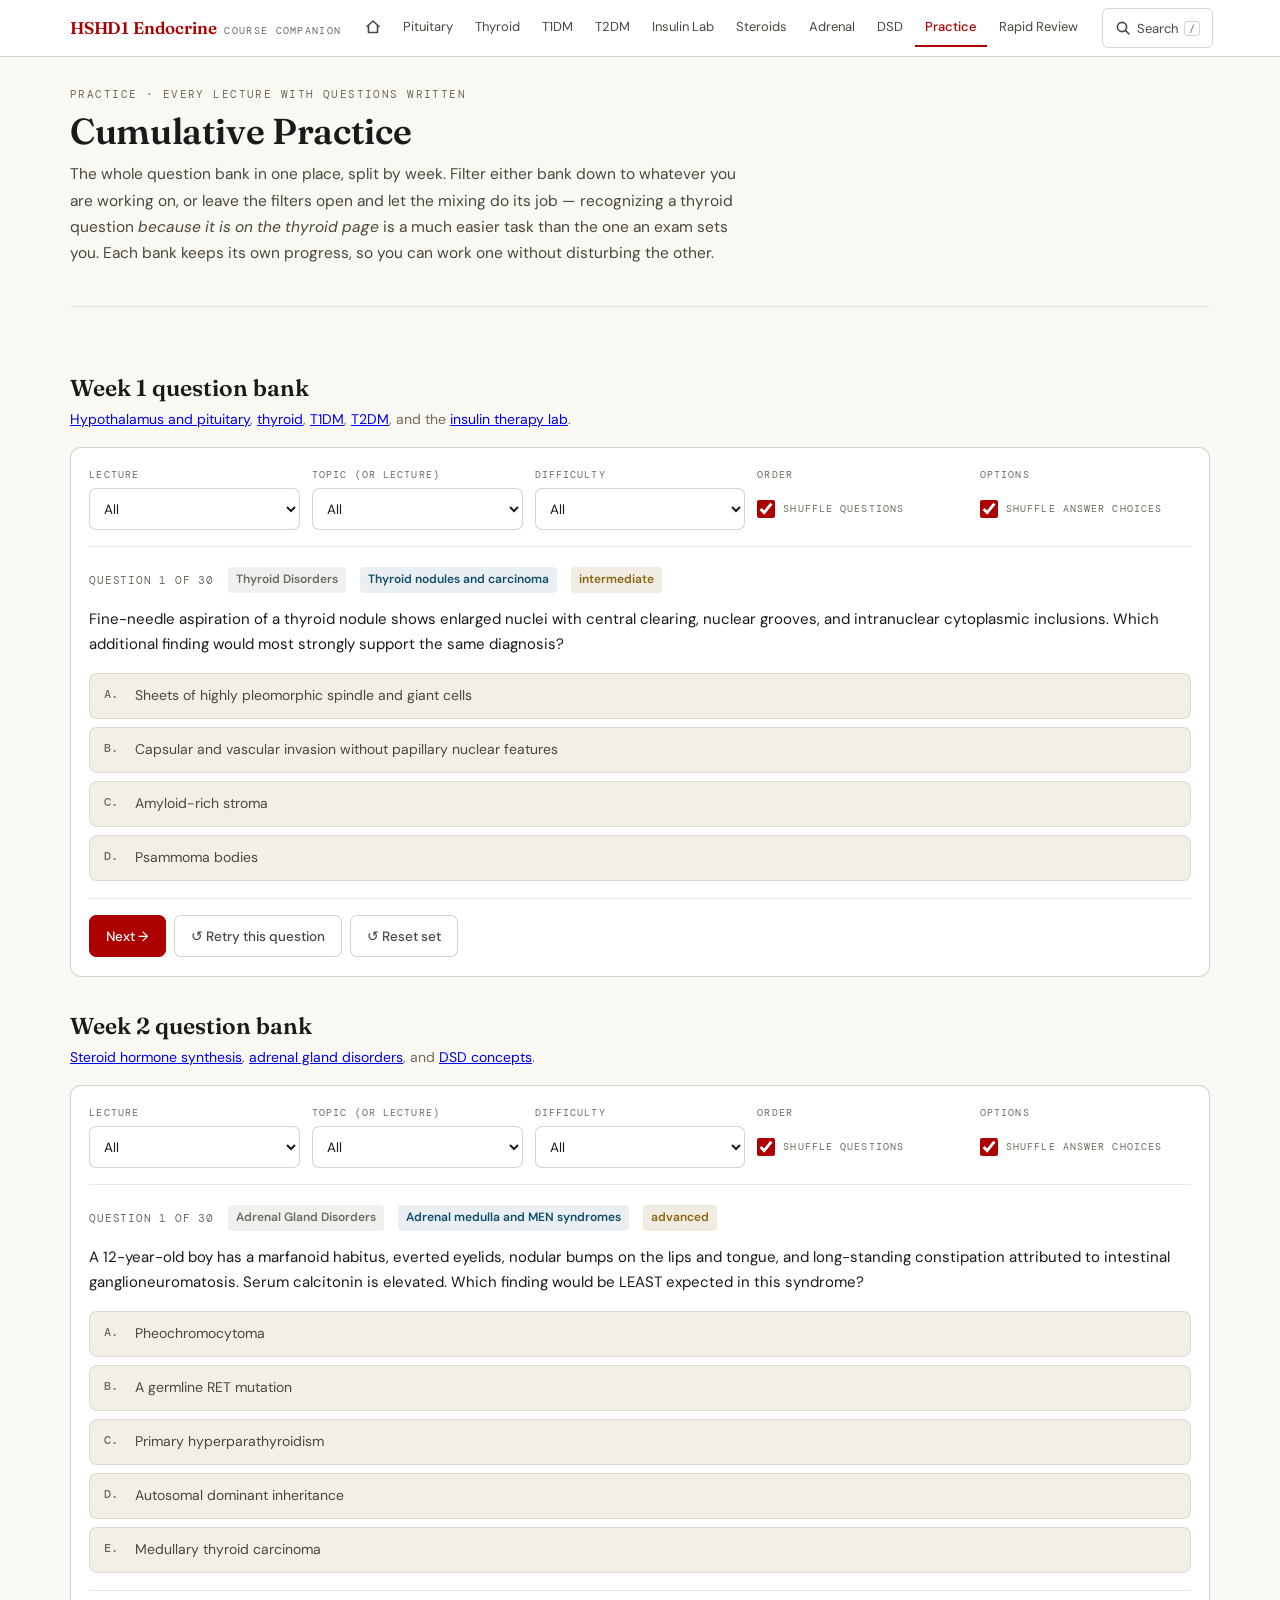
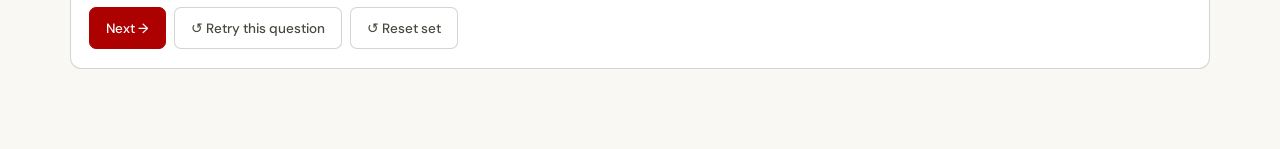
<file: practice.html>
<!DOCTYPE html>
<html lang="en">
<head>
<meta charset="utf-8">
<meta name="viewport" content="width=device-width, initial-scale=1">
<title>Cumulative Practice — HSHD1 Endocrine Course Companion</title>
<meta name="description" content="The full original endocrine question bank, split into week 1 and week 2 banks and filterable by lecture, topic, and difficulty, with an explanation for every answer option.">
<link rel="preconnect" href="https://fonts.googleapis.com">
<link rel="preconnect" href="https://fonts.gstatic.com" crossorigin>
<link href="https://fonts.googleapis.com/css2?family=DM+Mono:wght@400;500&family=DM+Sans:wght@400;500;600&family=Fraunces:opsz,wght@9..144,500;9..144,600&display=swap" rel="stylesheet">
<link rel="stylesheet" href="assets/css/site.css?v=20260816c">
</head>
<body data-page="practice">
<a class="skip-link" href="#main">Skip to content</a>
<header class="site-header" id="site-header"></header>
<noscript><div style="max-width:1180px;margin:0 auto;padding:1rem 1.25rem"><p class="note note-amber"><span class="note-kind">JavaScript is off</span>The practice questions need JavaScript to run. <a href="index.html">Back to the home page</a>.</p></div></noscript>

<div class="page no-toc">
  <main class="content" id="main" tabindex="-1">

    <div class="page-head">
      <p class="eyebrow">Practice · every lecture with questions written</p>
      <h1>Cumulative Practice</h1>
      <p class="lede">The whole question bank in one place, split by week. Filter either bank down to whatever you are working on, or leave
        the filters open and let the mixing do its job — recognizing a thyroid question <em>because it is on the thyroid page</em> is a much
        easier task than the one an exam sets you. Each bank keeps its own progress, so you can work one without disturbing the other.</p>
    </div>

    <section class="section" id="week1" data-toc="Week 1 question bank" data-phase="Practice">
      <h2>Week 1 question bank</h2>
      <p class="section-note"><a href="pituitary.html">Hypothalamus and pituitary</a>, <a href="thyroid.html">thyroid</a>,
        <a href="type1.html">T1DM</a>, <a href="type2.html">T2DM</a>, and the <a href="insulin.html">insulin therapy lab</a>.</p>
      <div class="quiz" data-quiz
           data-quiz-lectures="Hypothalamus and Pituitary Disorders,Thyroid Disorders,T1DM,T2DM,Insulin Therapy 101"></div>
    </section>

    <section class="section" id="week2" data-toc="Week 2 question bank" data-phase="Practice">
      <h2>Week 2 question bank</h2>
      <p class="section-note"><a href="steroid.html">Steroid hormone synthesis</a>, <a href="adrenal.html">adrenal gland disorders</a>,
        and <a href="dsd.html">DSD concepts</a>.</p>
      <div class="quiz" data-quiz
           data-quiz-lectures="Steroid Hormone Synthesis,Adrenal Gland Disorders,DSD Concepts"></div>
    </section>

  </main>
</div>

<script src="assets/js/site.js?v=20260816c" defer></script>
<script src="assets/js/quiz.js?v=20260816c" defer></script>
<script src="assets/js/figures.js?v=20260816c" defer></script>
</body>
</html>
</file>
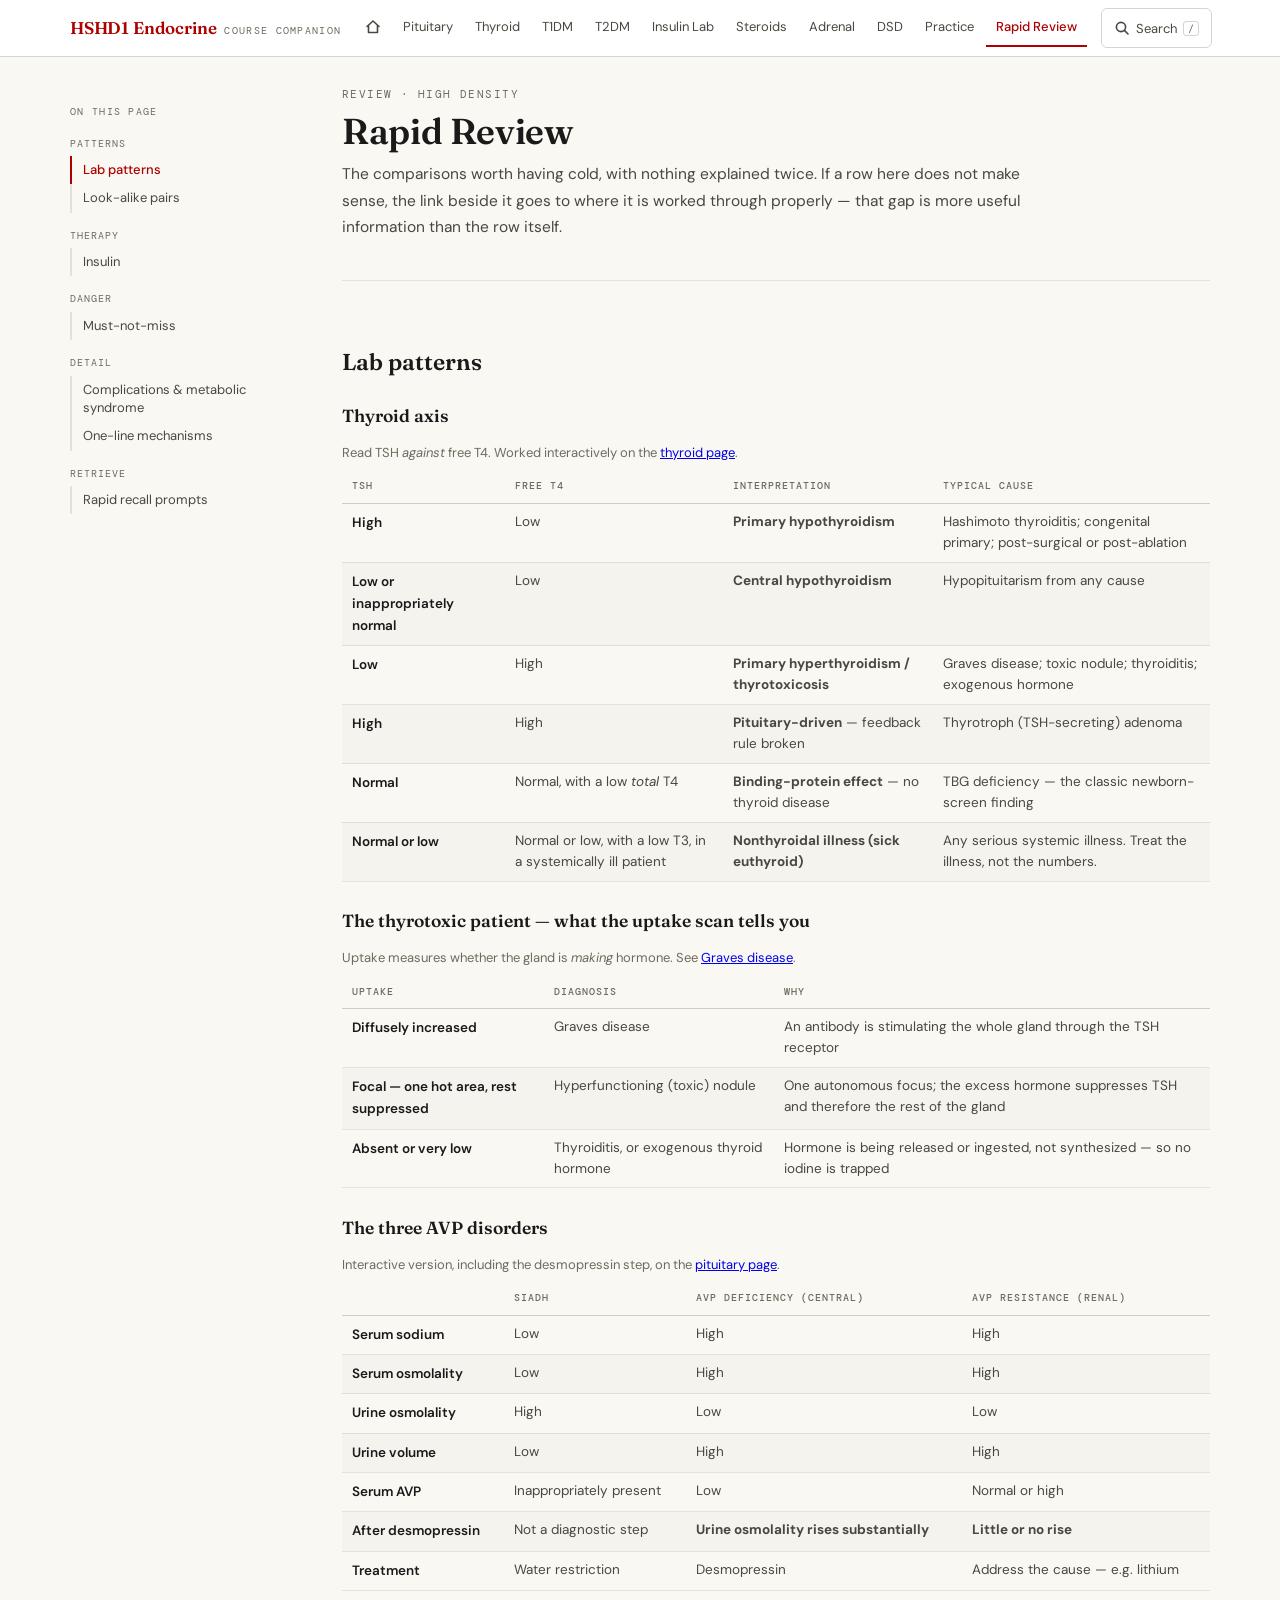
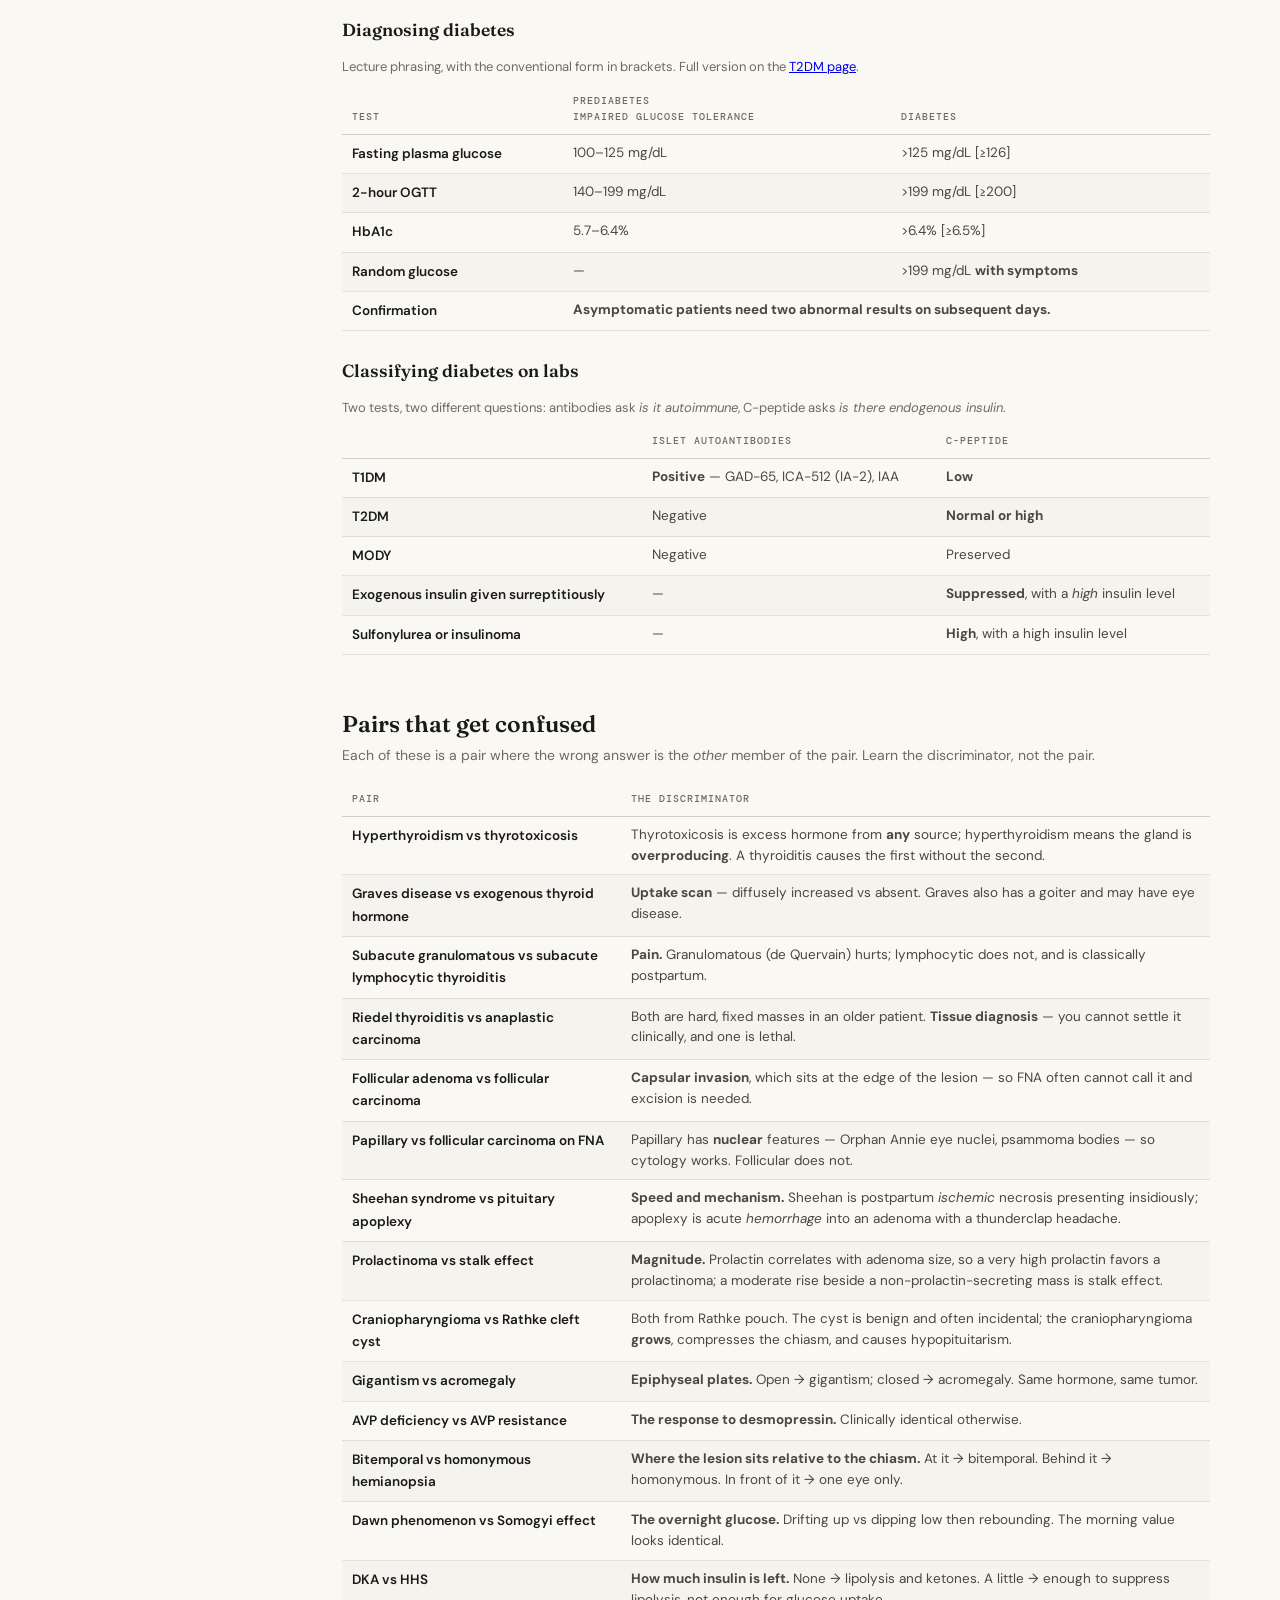
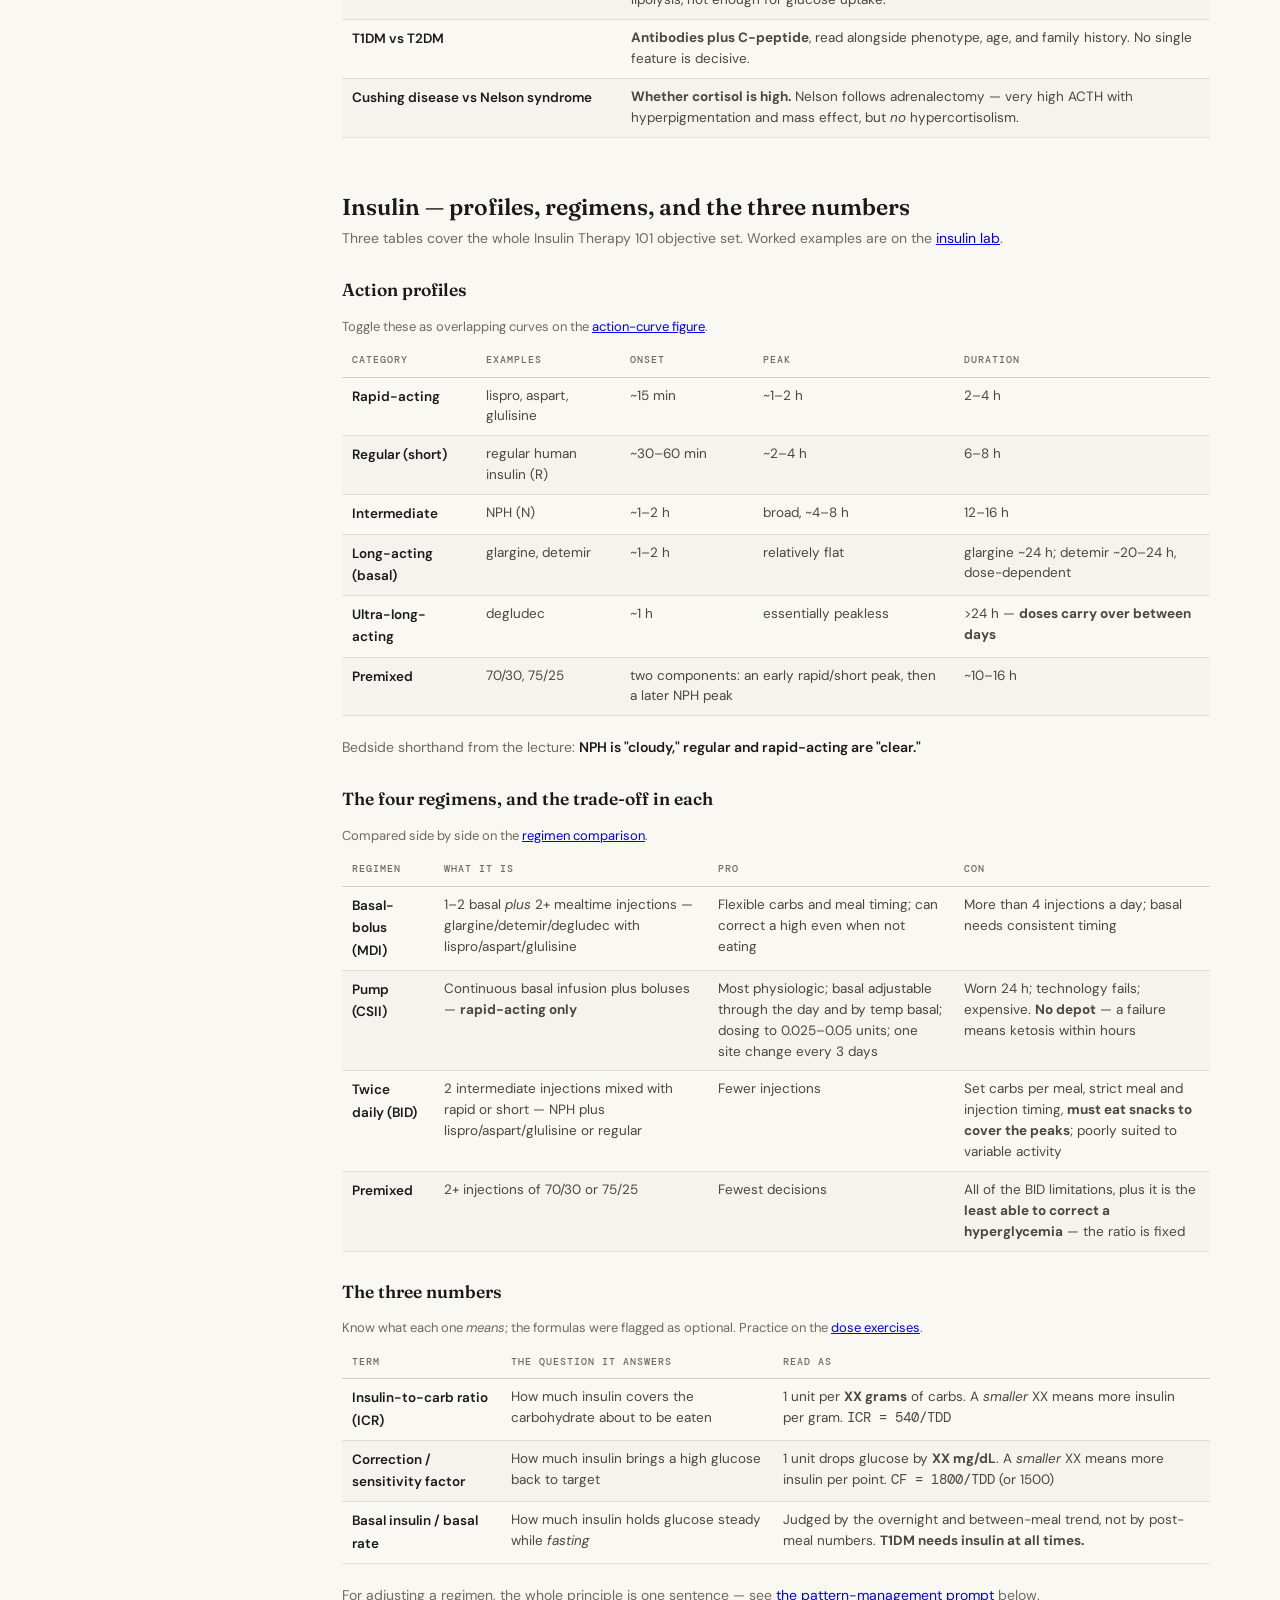
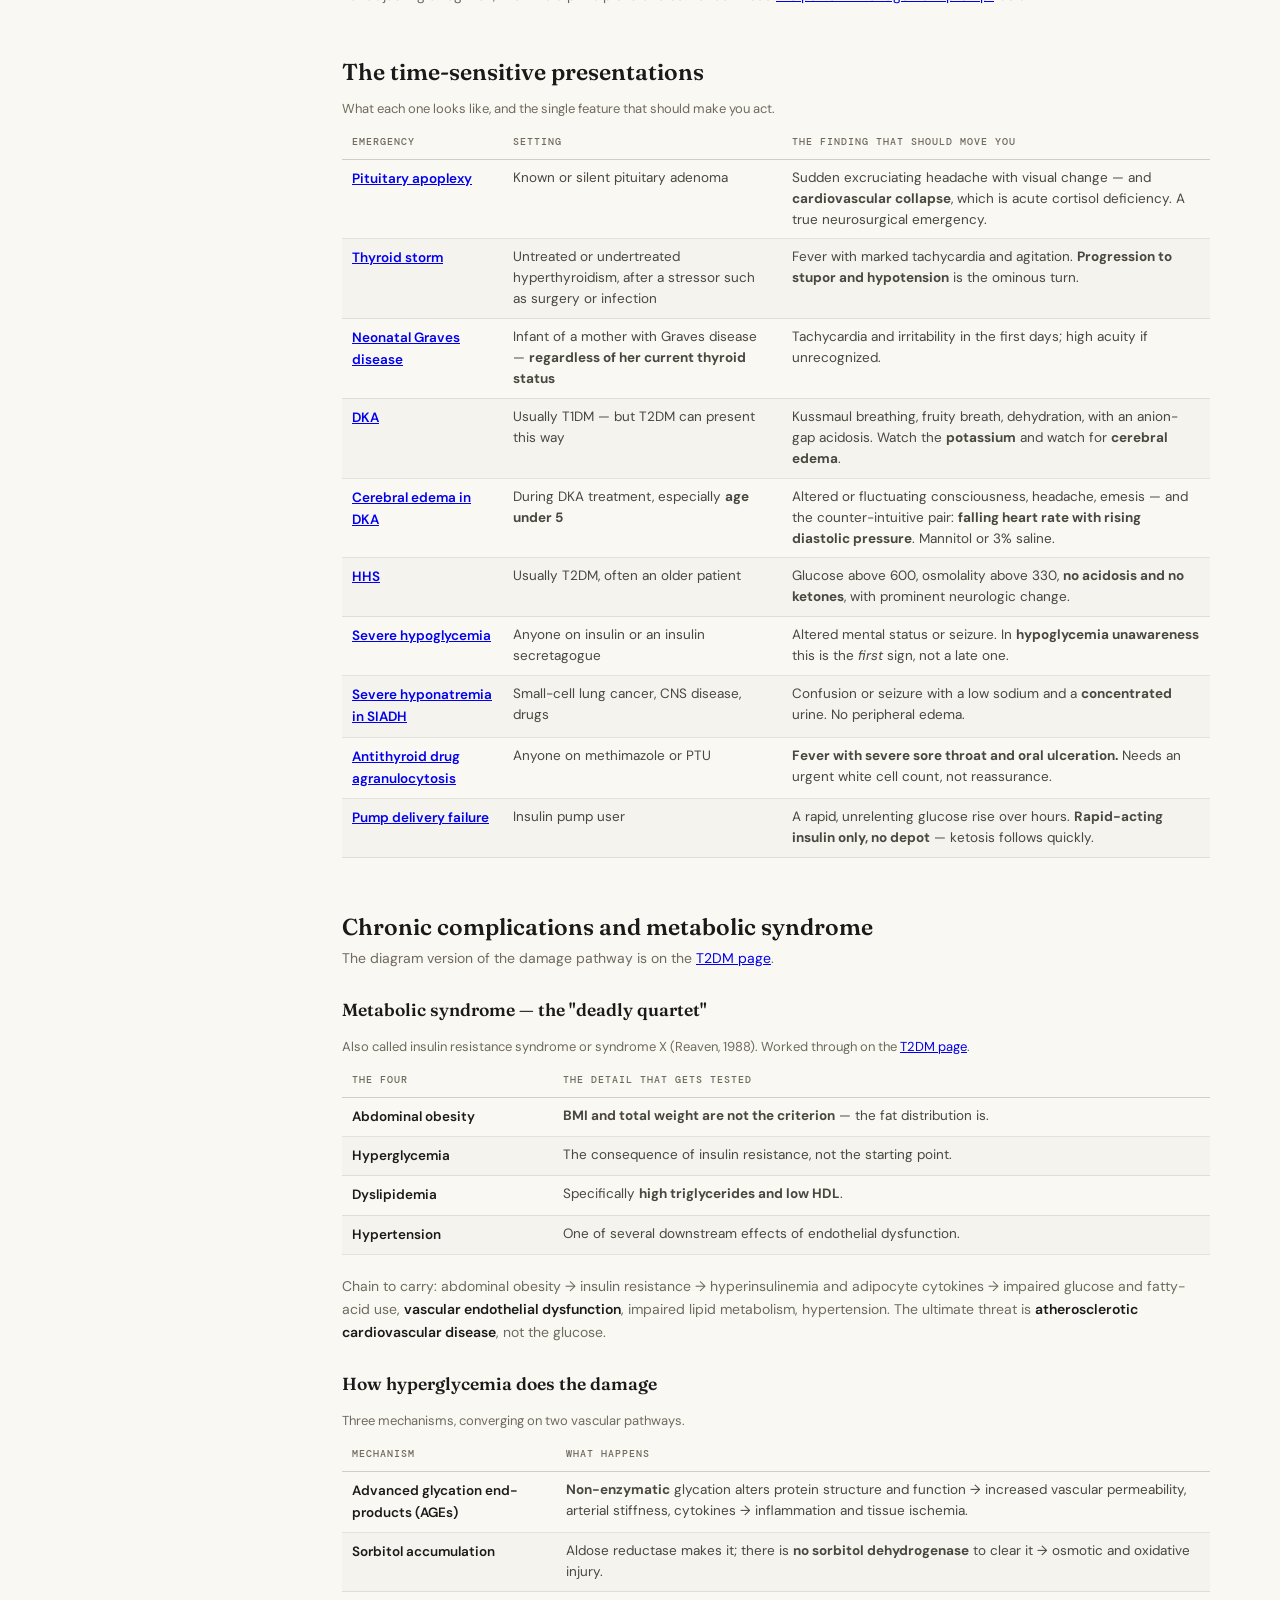
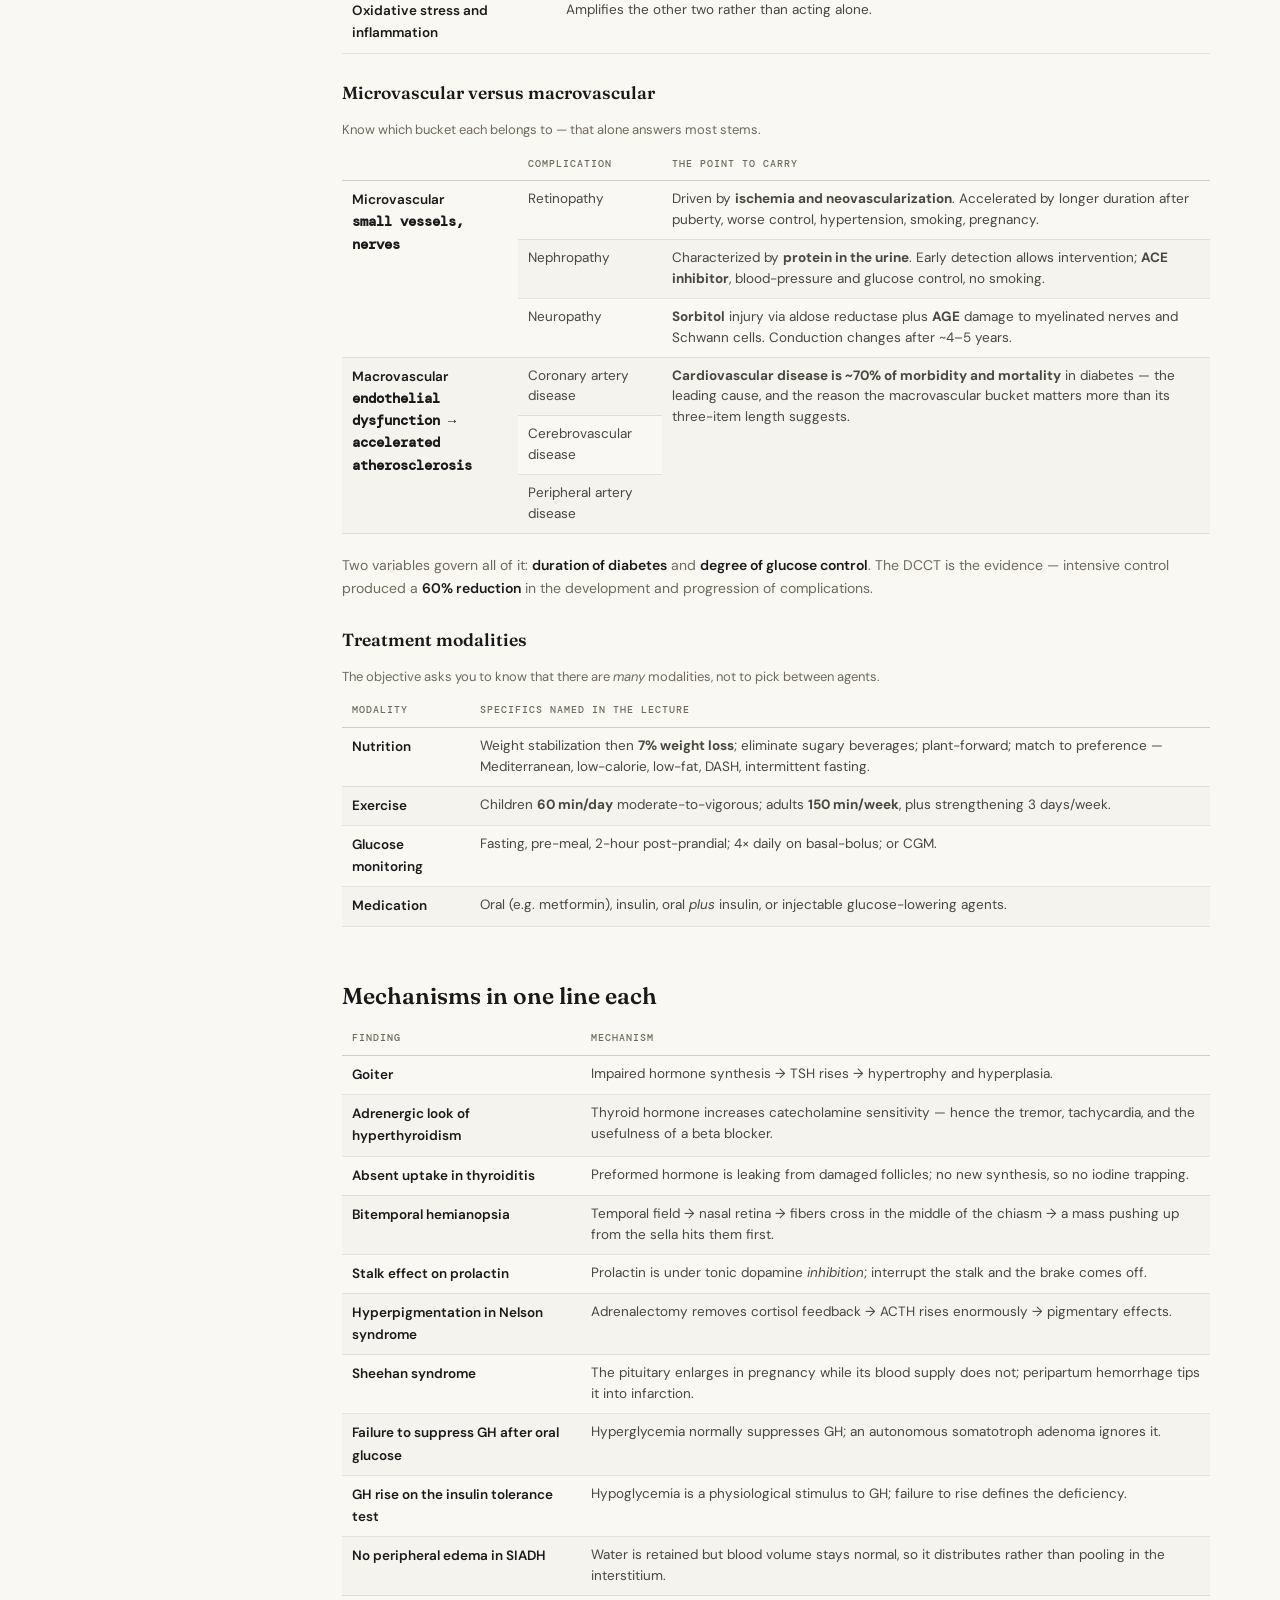
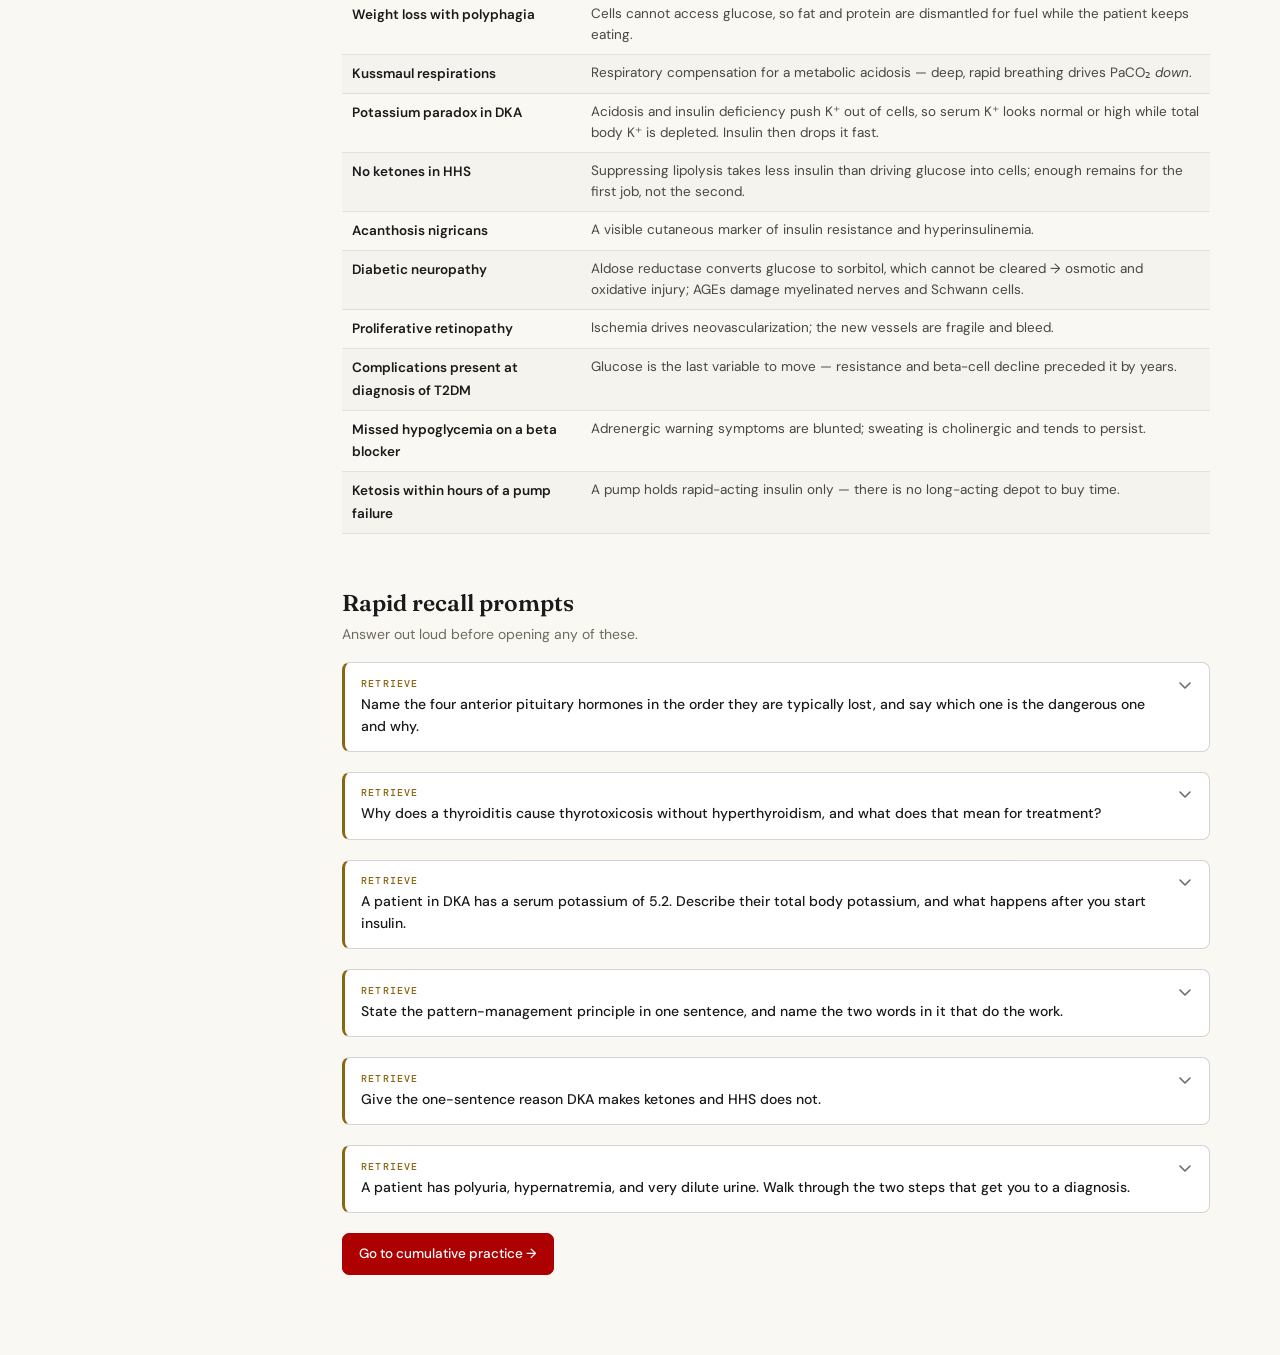
<file: rapid-review.html>
<!DOCTYPE html>
<html lang="en">
<head>
<meta charset="utf-8">
<meta name="viewport" content="width=device-width, initial-scale=1">
<title>Rapid Review — HSHD1 Endocrine Course Companion</title>
<meta name="description" content="Condensed endocrine review: lab patterns, look-alike pairs, the must-not-miss emergencies, and the numbers worth carrying — all cross-linked to the full lecture pages.">
<link rel="preconnect" href="https://fonts.googleapis.com">
<link rel="preconnect" href="https://fonts.gstatic.com" crossorigin>
<link href="https://fonts.googleapis.com/css2?family=DM+Mono:wght@400;500&family=DM+Sans:wght@400;500;600&family=Fraunces:opsz,wght@9..144,500;9..144,600&display=swap" rel="stylesheet">
<link rel="stylesheet" href="assets/css/site.css?v=20260816c">
</head>
<body data-page="rapid">
<a class="skip-link" href="#main">Skip to content</a>
<header class="site-header" id="site-header"></header>
<noscript><div style="max-width:1180px;margin:0 auto;padding:1rem 1.25rem"><p class="note note-amber"><span class="note-kind">JavaScript is off</span>The tables below are complete and readable; navigation, search, and the recall prompts need JavaScript. <a href="index.html">Back to the home page</a>.</p></div></noscript>

<div class="page">
  <nav class="toc" id="page-toc" aria-label="Sections of this page"></nav>

  <main class="content" id="main" tabindex="-1">

    <div class="page-head">
      <p class="eyebrow">Review · high density</p>
      <h1>Rapid Review</h1>
      <p class="lede">The comparisons worth having cold, with nothing explained twice. If a row here does not make sense,
        the link beside it goes to where it is worked through properly — that gap is more useful information than the row itself.</p>
      <div class="toc-mobile" id="page-toc-mobile"></div>
    </div>

    <!-- ================================================================ -->
    <section class="section" id="lab-patterns" data-toc="Lab patterns" data-phase="Patterns">
      <h2>Lab patterns</h2>

      <h3>Thyroid axis</h3>
      <div class="table-wrap" tabindex="0" role="region" aria-label="Thyroid lab patterns">
        <table>
          <caption>Read TSH <em>against</em> free T4. Worked interactively on the <a href="thyroid.html#localize">thyroid page</a>.</caption>
          <thead><tr><th scope="col">TSH</th><th scope="col">Free T4</th><th scope="col">Interpretation</th><th scope="col">Typical cause</th></tr></thead>
          <tbody>
            <tr><th scope="row">High</th><td>Low</td><td><strong>Primary hypothyroidism</strong></td><td>Hashimoto thyroiditis; congenital primary; post-surgical or post-ablation</td></tr>
            <tr><th scope="row">Low or inappropriately normal</th><td>Low</td><td><strong>Central hypothyroidism</strong></td><td>Hypopituitarism from any cause</td></tr>
            <tr><th scope="row">Low</th><td>High</td><td><strong>Primary hyperthyroidism / thyrotoxicosis</strong></td><td>Graves disease; toxic nodule; thyroiditis; exogenous hormone</td></tr>
            <tr><th scope="row">High</th><td>High</td><td><strong>Pituitary-driven</strong> — feedback rule broken</td><td>Thyrotroph (TSH-secreting) adenoma</td></tr>
            <tr><th scope="row">Normal</th><td>Normal, with a low <em>total</em> T4</td><td><strong>Binding-protein effect</strong> — no thyroid disease</td><td>TBG deficiency — the classic newborn-screen finding</td></tr>
            <tr><th scope="row">Normal or low</th><td>Normal or low, with a low T3, in a systemically ill patient</td><td><strong>Nonthyroidal illness (sick euthyroid)</strong></td><td>Any serious systemic illness. Treat the illness, not the numbers.</td></tr>
          </tbody>
        </table>
      </div>

      <h3>The thyrotoxic patient — what the uptake scan tells you</h3>
      <div class="table-wrap" tabindex="0" role="region" aria-label="Radioactive iodine uptake patterns">
        <table>
          <caption>Uptake measures whether the gland is <em>making</em> hormone. See <a href="thyroid.html#graves">Graves disease</a>.</caption>
          <thead><tr><th scope="col">Uptake</th><th scope="col">Diagnosis</th><th scope="col">Why</th></tr></thead>
          <tbody>
            <tr><th scope="row">Diffusely increased</th><td>Graves disease</td><td>An antibody is stimulating the whole gland through the TSH receptor</td></tr>
            <tr><th scope="row">Focal — one hot area, rest suppressed</th><td>Hyperfunctioning (toxic) nodule</td><td>One autonomous focus; the excess hormone suppresses TSH and therefore the rest of the gland</td></tr>
            <tr><th scope="row">Absent or very low</th><td>Thyroiditis, or exogenous thyroid hormone</td><td>Hormone is being released or ingested, not synthesized — so no iodine is trapped</td></tr>
          </tbody>
        </table>
      </div>

      <h3>The three AVP disorders</h3>
      <div class="table-wrap" tabindex="0" role="region" aria-label="SIADH versus AVP deficiency versus AVP resistance">
        <table>
          <caption>Interactive version, including the desmopressin step, on the <a href="pituitary.html#localize">pituitary page</a>.</caption>
          <thead><tr><th scope="col"></th><th scope="col">SIADH</th><th scope="col">AVP deficiency (central)</th><th scope="col">AVP resistance (renal)</th></tr></thead>
          <tbody>
            <tr><th scope="row">Serum sodium</th><td>Low</td><td>High</td><td>High</td></tr>
            <tr><th scope="row">Serum osmolality</th><td>Low</td><td>High</td><td>High</td></tr>
            <tr><th scope="row">Urine osmolality</th><td>High</td><td>Low</td><td>Low</td></tr>
            <tr><th scope="row">Urine volume</th><td>Low</td><td>High</td><td>High</td></tr>
            <tr><th scope="row">Serum AVP</th><td>Inappropriately present</td><td>Low</td><td>Normal or high</td></tr>
            <tr><th scope="row">After desmopressin</th><td>Not a diagnostic step</td><td><strong>Urine osmolality rises substantially</strong></td><td><strong>Little or no rise</strong></td></tr>
            <tr><th scope="row">Treatment</th><td>Water restriction</td><td>Desmopressin</td><td>Address the cause — e.g. lithium</td></tr>
          </tbody>
        </table>
      </div>

      <h3>Diagnosing diabetes</h3>
      <div class="table-wrap" tabindex="0" role="region" aria-label="Diagnostic thresholds">
        <table>
          <caption>Lecture phrasing, with the conventional form in brackets. Full version on the <a href="type2.html#diagnosis">T2DM page</a>.</caption>
          <thead><tr><th scope="col">Test</th><th scope="col">Prediabetes<br><span class="mono">impaired glucose tolerance</span></th><th scope="col">Diabetes</th></tr></thead>
          <tbody>
            <tr><th scope="row">Fasting plasma glucose</th><td>100–125 mg/dL</td><td>&gt;125 mg/dL [≥126]</td></tr>
            <tr><th scope="row">2-hour OGTT</th><td>140–199 mg/dL</td><td>&gt;199 mg/dL [≥200]</td></tr>
            <tr><th scope="row">HbA1c</th><td>5.7–6.4%</td><td>&gt;6.4% [≥6.5%]</td></tr>
            <tr><th scope="row">Random glucose</th><td>—</td><td>&gt;199 mg/dL <strong>with symptoms</strong></td></tr>
            <tr><th scope="row">Confirmation</th><td colspan="2"><strong>Asymptomatic patients need two abnormal results on subsequent days.</strong></td></tr>
          </tbody>
        </table>
      </div>

      <h3>Classifying diabetes on labs</h3>
      <div class="table-wrap" tabindex="0" role="region" aria-label="Antibodies and C-peptide by diabetes type">
        <table>
          <caption>Two tests, two different questions: antibodies ask <em>is it autoimmune</em>, C-peptide asks <em>is there endogenous insulin</em>.</caption>
          <thead><tr><th scope="col"></th><th scope="col">Islet autoantibodies</th><th scope="col">C-peptide</th></tr></thead>
          <tbody>
            <tr><th scope="row">T1DM</th><td><strong>Positive</strong> — GAD-65, ICA-512 (IA-2), IAA</td><td><strong>Low</strong></td></tr>
            <tr><th scope="row">T2DM</th><td>Negative</td><td><strong>Normal or high</strong></td></tr>
            <tr><th scope="row">MODY</th><td>Negative</td><td>Preserved</td></tr>
            <tr><th scope="row">Exogenous insulin given surreptitiously</th><td>—</td><td><strong>Suppressed</strong>, with a <em>high</em> insulin level</td></tr>
            <tr><th scope="row">Sulfonylurea or insulinoma</th><td>—</td><td><strong>High</strong>, with a high insulin level</td></tr>
          </tbody>
        </table>
      </div>
    </section>

    <!-- ================================================================ -->
    <section class="section" id="lookalikes" data-toc="Look-alike pairs" data-phase="Patterns">
      <h2>Pairs that get confused</h2>
      <p class="section-note">Each of these is a pair where the wrong answer is the <em>other</em> member of the pair. Learn the discriminator, not the pair.</p>

      <div class="table-wrap" tabindex="0" role="region" aria-label="Commonly confused pairs and their discriminators">
        <table>
          <thead><tr><th scope="col">Pair</th><th scope="col">The discriminator</th></tr></thead>
          <tbody>
            <tr><th scope="row">Hyperthyroidism vs thyrotoxicosis</th><td>Thyrotoxicosis is excess hormone from <strong>any</strong> source; hyperthyroidism means the gland is <strong>overproducing</strong>. A thyroiditis causes the first without the second.</td></tr>
            <tr><th scope="row">Graves disease vs exogenous thyroid hormone</th><td><strong>Uptake scan</strong> — diffusely increased vs absent. Graves also has a goiter and may have eye disease.</td></tr>
            <tr><th scope="row">Subacute granulomatous vs subacute lymphocytic thyroiditis</th><td><strong>Pain.</strong> Granulomatous (de Quervain) hurts; lymphocytic does not, and is classically postpartum.</td></tr>
            <tr><th scope="row">Riedel thyroiditis vs anaplastic carcinoma</th><td>Both are hard, fixed masses in an older patient. <strong>Tissue diagnosis</strong> — you cannot settle it clinically, and one is lethal.</td></tr>
            <tr><th scope="row">Follicular adenoma vs follicular carcinoma</th><td><strong>Capsular invasion</strong>, which sits at the edge of the lesion — so FNA often cannot call it and excision is needed.</td></tr>
            <tr><th scope="row">Papillary vs follicular carcinoma on FNA</th><td>Papillary has <strong>nuclear</strong> features — Orphan Annie eye nuclei, psammoma bodies — so cytology works. Follicular does not.</td></tr>
            <tr><th scope="row">Sheehan syndrome vs pituitary apoplexy</th><td><strong>Speed and mechanism.</strong> Sheehan is postpartum <em>ischemic</em> necrosis presenting insidiously; apoplexy is acute <em>hemorrhage</em> into an adenoma with a thunderclap headache.</td></tr>
            <tr><th scope="row">Prolactinoma vs stalk effect</th><td><strong>Magnitude.</strong> Prolactin correlates with adenoma size, so a very high prolactin favors a prolactinoma; a moderate rise beside a non-prolactin-secreting mass is stalk effect.</td></tr>
            <tr><th scope="row">Craniopharyngioma vs Rathke cleft cyst</th><td>Both from Rathke pouch. The cyst is benign and often incidental; the craniopharyngioma <strong>grows</strong>, compresses the chiasm, and causes hypopituitarism.</td></tr>
            <tr><th scope="row">Gigantism vs acromegaly</th><td><strong>Epiphyseal plates.</strong> Open → gigantism; closed → acromegaly. Same hormone, same tumor.</td></tr>
            <tr><th scope="row">AVP deficiency vs AVP resistance</th><td><strong>The response to desmopressin.</strong> Clinically identical otherwise.</td></tr>
            <tr><th scope="row">Bitemporal vs homonymous hemianopsia</th><td><strong>Where the lesion sits relative to the chiasm.</strong> At it → bitemporal. Behind it → homonymous. In front of it → one eye only.</td></tr>
            <tr><th scope="row">Dawn phenomenon vs Somogyi effect</th><td><strong>The overnight glucose.</strong> Drifting up vs dipping low then rebounding. The morning value looks identical.</td></tr>
            <tr><th scope="row">DKA vs HHS</th><td><strong>How much insulin is left.</strong> None → lipolysis and ketones. A little → enough to suppress lipolysis, not enough for glucose uptake.</td></tr>
            <tr><th scope="row">T1DM vs T2DM</th><td><strong>Antibodies plus C-peptide</strong>, read alongside phenotype, age, and family history. No single feature is decisive.</td></tr>
            <tr><th scope="row">Cushing disease vs Nelson syndrome</th><td><strong>Whether cortisol is high.</strong> Nelson follows adrenalectomy — very high ACTH with hyperpigmentation and mass effect, but <em>no</em> hypercortisolism.</td></tr>
          </tbody>
        </table>
      </div>
    </section>

    <!-- ================================================================ -->
    <section class="section" id="insulin-tables" data-toc="Insulin" data-phase="Therapy">
      <h2>Insulin — profiles, regimens, and the three numbers</h2>
      <p class="section-note">Three tables cover the whole Insulin Therapy 101 objective set. Worked examples are on the
        <a href="insulin.html">insulin lab</a>.</p>

      <h3>Action profiles</h3>
      <div class="table-wrap" tabindex="0" role="region" aria-label="Insulin action profiles">
        <table>
          <caption>Toggle these as overlapping curves on the <a href="insulin.html#profiles">action-curve figure</a>.</caption>
          <thead><tr><th scope="col">Category</th><th scope="col">Examples</th><th scope="col">Onset</th><th scope="col">Peak</th><th scope="col">Duration</th></tr></thead>
          <tbody>
            <tr><th scope="row">Rapid-acting</th><td>lispro, aspart, glulisine</td><td>~15 min</td><td>~1–2 h</td><td>2–4 h</td></tr>
            <tr><th scope="row">Regular (short)</th><td>regular human insulin (R)</td><td>~30–60 min</td><td>~2–4 h</td><td>6–8 h</td></tr>
            <tr><th scope="row">Intermediate</th><td>NPH (N)</td><td>~1–2 h</td><td>broad, ~4–8 h</td><td>12–16 h</td></tr>
            <tr><th scope="row">Long-acting (basal)</th><td>glargine, detemir</td><td>~1–2 h</td><td>relatively flat</td><td>glargine ~24 h; detemir ~20–24 h, dose-dependent</td></tr>
            <tr><th scope="row">Ultra-long-acting</th><td>degludec</td><td>~1 h</td><td>essentially peakless</td><td>&gt;24 h — <strong>doses carry over between days</strong></td></tr>
            <tr><th scope="row">Premixed</th><td>70/30, 75/25</td><td colspan="2">two components: an early rapid/short peak, then a later NPH peak</td><td>~10–16 h</td></tr>
          </tbody>
        </table>
      </div>
      <p class="section-note">Bedside shorthand from the lecture: <strong>NPH is "cloudy," regular and rapid-acting are "clear."</strong></p>

      <h3>The four regimens, and the trade-off in each</h3>
      <div class="table-wrap" tabindex="0" role="region" aria-label="Insulin regimens with pros and cons">
        <table>
          <caption>Compared side by side on the <a href="insulin.html#regimens">regimen comparison</a>.</caption>
          <thead><tr><th scope="col">Regimen</th><th scope="col">What it is</th><th scope="col">Pro</th><th scope="col">Con</th></tr></thead>
          <tbody>
            <tr><th scope="row">Basal-bolus (MDI)</th><td>1–2 basal <em>plus</em> 2+ mealtime injections — glargine/detemir/degludec with lispro/aspart/glulisine</td><td>Flexible carbs and meal timing; can correct a high even when not eating</td><td>More than 4 injections a day; basal needs consistent timing</td></tr>
            <tr><th scope="row">Pump (CSII)</th><td>Continuous basal infusion plus boluses — <strong>rapid-acting only</strong></td><td>Most physiologic; basal adjustable through the day and by temp basal; dosing to 0.025–0.05 units; one site change every 3 days</td><td>Worn 24 h; technology fails; expensive. <strong>No depot</strong> — a failure means ketosis within hours</td></tr>
            <tr><th scope="row">Twice daily (BID)</th><td>2 intermediate injections mixed with rapid or short — NPH plus lispro/aspart/glulisine or regular</td><td>Fewer injections</td><td>Set carbs per meal, strict meal and injection timing, <strong>must eat snacks to cover the peaks</strong>; poorly suited to variable activity</td></tr>
            <tr><th scope="row">Premixed</th><td>2+ injections of 70/30 or 75/25</td><td>Fewest decisions</td><td>All of the BID limitations, plus it is the <strong>least able to correct a hyperglycemia</strong> — the ratio is fixed</td></tr>
          </tbody>
        </table>
      </div>

      <h3>The three numbers</h3>
      <div class="table-wrap" tabindex="0" role="region" aria-label="Insulin dosing terms">
        <table>
          <caption>Know what each one <em>means</em>; the formulas were flagged as optional. Practice on the <a href="insulin.html#terms">dose exercises</a>.</caption>
          <thead><tr><th scope="col">Term</th><th scope="col">The question it answers</th><th scope="col">Read as</th></tr></thead>
          <tbody>
            <tr><th scope="row">Insulin-to-carb ratio (ICR)</th><td>How much insulin covers the carbohydrate about to be eaten</td><td>1 unit per <strong>XX grams</strong> of carbs. A <em>smaller</em> XX means more insulin per gram. <span class="mono">ICR = 540/TDD</span></td></tr>
            <tr><th scope="row">Correction / sensitivity factor</th><td>How much insulin brings a high glucose back to target</td><td>1 unit drops glucose by <strong>XX mg/dL</strong>. A <em>smaller</em> XX means more insulin per point. <span class="mono">CF = 1800/TDD</span> (or 1500)</td></tr>
            <tr><th scope="row">Basal insulin / basal rate</th><td>How much insulin holds glucose steady while <em>fasting</em></td><td>Judged by the overnight and between-meal trend, not by post-meal numbers. <strong>T1DM needs insulin at all times.</strong></td></tr>
          </tbody>
        </table>
      </div>
      <p class="section-note">For adjusting a regimen, the whole principle is one sentence — see
        <a href="#recall">the pattern-management prompt</a> below.</p>
    </section>

    <!-- ================================================================ -->
    <section class="section" id="emergencies" data-toc="Must-not-miss" data-phase="Danger">
      <h2>The time-sensitive presentations</h2>

      <div class="table-wrap" tabindex="0" role="region" aria-label="Endocrine emergencies covered in this block">
        <table>
          <caption>What each one looks like, and the single feature that should make you act.</caption>
          <thead><tr><th scope="col">Emergency</th><th scope="col">Setting</th><th scope="col">The finding that should move you</th></tr></thead>
          <tbody>
            <tr><th scope="row"><a href="pituitary.html#structural-causes">Pituitary apoplexy</a></th><td>Known or silent pituitary adenoma</td><td>Sudden excruciating headache with visual change — and <strong>cardiovascular collapse</strong>, which is acute cortisol deficiency. A true neurosurgical emergency.</td></tr>
            <tr><th scope="row"><a href="thyroid.html#neonatal-storm">Thyroid storm</a></th><td>Untreated or undertreated hyperthyroidism, after a stressor such as surgery or infection</td><td>Fever with marked tachycardia and agitation. <strong>Progression to stupor and hypotension</strong> is the ominous turn.</td></tr>
            <tr><th scope="row"><a href="thyroid.html#neonatal-storm">Neonatal Graves disease</a></th><td>Infant of a mother with Graves disease — <strong>regardless of her current thyroid status</strong></td><td>Tachycardia and irritability in the first days; high acuity if unrecognized.</td></tr>
            <tr><th scope="row"><a href="type1.html#dka">DKA</a></th><td>Usually T1DM — but T2DM can present this way</td><td>Kussmaul breathing, fruity breath, dehydration, with an anion-gap acidosis. Watch the <strong>potassium</strong> and watch for <strong>cerebral edema</strong>.</td></tr>
            <tr><th scope="row"><a href="type1.html#dka">Cerebral edema in DKA</a></th><td>During DKA treatment, especially <strong>age under 5</strong></td><td>Altered or fluctuating consciousness, headache, emesis — and the counter-intuitive pair: <strong>falling heart rate with rising diastolic pressure</strong>. Mannitol or 3% saline.</td></tr>
            <tr><th scope="row"><a href="type2.html#hhs">HHS</a></th><td>Usually T2DM, often an older patient</td><td>Glucose above 600, osmolality above 330, <strong>no acidosis and no ketones</strong>, with prominent neurologic change.</td></tr>
            <tr><th scope="row"><a href="type1.html#management">Severe hypoglycemia</a></th><td>Anyone on insulin or an insulin secretagogue</td><td>Altered mental status or seizure. In <strong>hypoglycemia unawareness</strong> this is the <em>first</em> sign, not a late one.</td></tr>
            <tr><th scope="row"><a href="pituitary.html#posterior">Severe hyponatremia in SIADH</a></th><td>Small-cell lung cancer, CNS disease, drugs</td><td>Confusion or seizure with a low sodium and a <strong>concentrated</strong> urine. No peripheral edema.</td></tr>
            <tr><th scope="row"><a href="thyroid.html#act">Antithyroid drug agranulocytosis</a></th><td>Anyone on methimazole or PTU</td><td><strong>Fever with severe sore throat and oral ulceration.</strong> Needs an urgent white cell count, not reassurance.</td></tr>
            <tr><th scope="row"><a href="insulin.html#regimens">Pump delivery failure</a></th><td>Insulin pump user</td><td>A rapid, unrelenting glucose rise over hours. <strong>Rapid-acting insulin only, no depot</strong> — ketosis follows quickly.</td></tr>
          </tbody>
        </table>
      </div>
    </section>

    <!-- ================================================================ -->
    <section class="section" id="chronic" data-toc="Complications &amp; metabolic syndrome" data-phase="Detail">
      <h2>Chronic complications and metabolic syndrome</h2>
      <p class="section-note">The diagram version of the damage pathway is on the
        <a href="type2.html#complications">T2DM page</a>.</p>

      <h3>Metabolic syndrome — the "deadly quartet"</h3>
      <div class="table-wrap" tabindex="0" role="region" aria-label="Metabolic syndrome components">
        <table>
          <caption>Also called insulin resistance syndrome or syndrome X (Reaven, 1988). Worked through on the <a href="type2.html#metabolic-syndrome">T2DM page</a>.</caption>
          <thead><tr><th scope="col">The four</th><th scope="col">The detail that gets tested</th></tr></thead>
          <tbody>
            <tr><th scope="row">Abdominal obesity</th><td><strong>BMI and total weight are not the criterion</strong> — the fat distribution is.</td></tr>
            <tr><th scope="row">Hyperglycemia</th><td>The consequence of insulin resistance, not the starting point.</td></tr>
            <tr><th scope="row">Dyslipidemia</th><td>Specifically <strong>high triglycerides and low HDL</strong>.</td></tr>
            <tr><th scope="row">Hypertension</th><td>One of several downstream effects of endothelial dysfunction.</td></tr>
          </tbody>
        </table>
      </div>
      <p class="section-note">Chain to carry: abdominal obesity → insulin resistance → hyperinsulinemia and adipocyte cytokines →
        impaired glucose and fatty-acid use, <strong>vascular endothelial dysfunction</strong>, impaired lipid metabolism, hypertension.
        The ultimate threat is <strong>atherosclerotic cardiovascular disease</strong>, not the glucose.</p>

      <h3>How hyperglycemia does the damage</h3>
      <div class="table-wrap" tabindex="0" role="region" aria-label="Mechanisms of hyperglycemic tissue injury">
        <table>
          <caption>Three mechanisms, converging on two vascular pathways.</caption>
          <thead><tr><th scope="col">Mechanism</th><th scope="col">What happens</th></tr></thead>
          <tbody>
            <tr><th scope="row">Advanced glycation end-products (AGEs)</th><td><strong>Non-enzymatic</strong> glycation alters protein structure and function → increased vascular permeability, arterial stiffness, cytokines → inflammation and tissue ischemia.</td></tr>
            <tr><th scope="row">Sorbitol accumulation</th><td>Aldose reductase makes it; there is <strong>no sorbitol dehydrogenase</strong> to clear it → osmotic and oxidative injury.</td></tr>
            <tr><th scope="row">Oxidative stress and inflammation</th><td>Amplifies the other two rather than acting alone.</td></tr>
          </tbody>
        </table>
      </div>

      <h3>Microvascular versus macrovascular</h3>
      <div class="table-wrap" tabindex="0" role="region" aria-label="Microvascular and macrovascular complications">
        <table>
          <caption>Know which bucket each belongs to — that alone answers most stems.</caption>
          <thead><tr><th scope="col"></th><th scope="col">Complication</th><th scope="col">The point to carry</th></tr></thead>
          <tbody>
            <tr><th scope="row" rowspan="3">Microvascular<br><span class="mono">small vessels, nerves</span></th><td>Retinopathy</td><td>Driven by <strong>ischemia and neovascularization</strong>. Accelerated by longer duration after puberty, worse control, hypertension, smoking, pregnancy.</td></tr>
            <tr><td>Nephropathy</td><td>Characterized by <strong>protein in the urine</strong>. Early detection allows intervention; <strong>ACE inhibitor</strong>, blood-pressure and glucose control, no smoking.</td></tr>
            <tr><td>Neuropathy</td><td><strong>Sorbitol</strong> injury via aldose reductase plus <strong>AGE</strong> damage to myelinated nerves and Schwann cells. Conduction changes after ~4–5 years.</td></tr>
            <tr><th scope="row" rowspan="3">Macrovascular<br><span class="mono">endothelial dysfunction →<br>accelerated atherosclerosis</span></th><td>Coronary artery disease</td><td rowspan="3"><strong>Cardiovascular disease is ~70% of morbidity and mortality</strong> in diabetes — the leading cause, and the reason the macrovascular bucket matters more than its three-item length suggests.</td></tr>
            <tr><td>Cerebrovascular disease</td></tr>
            <tr><td>Peripheral artery disease</td></tr>
          </tbody>
        </table>
      </div>
      <p class="section-note">Two variables govern all of it: <strong>duration of diabetes</strong> and <strong>degree of glucose control</strong>.
        The DCCT is the evidence — intensive control produced a <strong>60% reduction</strong> in the development and progression of complications.</p>

      <h3>Treatment modalities</h3>
      <div class="table-wrap" tabindex="0" role="region" aria-label="Treatment approaches for type 2 diabetes">
        <table>
          <caption>The objective asks you to know that there are <em>many</em> modalities, not to pick between agents.</caption>
          <thead><tr><th scope="col">Modality</th><th scope="col">Specifics named in the lecture</th></tr></thead>
          <tbody>
            <tr><th scope="row">Nutrition</th><td>Weight stabilization then <strong>7% weight loss</strong>; eliminate sugary beverages; plant-forward; match to preference — Mediterranean, low-calorie, low-fat, DASH, intermittent fasting.</td></tr>
            <tr><th scope="row">Exercise</th><td>Children <strong>60 min/day</strong> moderate-to-vigorous; adults <strong>150 min/week</strong>, plus strengthening 3 days/week.</td></tr>
            <tr><th scope="row">Glucose monitoring</th><td>Fasting, pre-meal, 2-hour post-prandial; 4× daily on basal-bolus; or CGM.</td></tr>
            <tr><th scope="row">Medication</th><td>Oral (e.g. metformin), insulin, oral <em>plus</em> insulin, or injectable glucose-lowering agents.</td></tr>
          </tbody>
        </table>
      </div>
    </section>

    <!-- ================================================================ -->
    <section class="section" id="mechanisms" data-toc="One-line mechanisms" data-phase="Detail">
      <h2>Mechanisms in one line each</h2>

      <div class="table-wrap" tabindex="0" role="region" aria-label="One-line mechanisms">
        <table>
          <thead><tr><th scope="col">Finding</th><th scope="col">Mechanism</th></tr></thead>
          <tbody>
            <tr><th scope="row">Goiter</th><td>Impaired hormone synthesis → TSH rises → hypertrophy and hyperplasia.</td></tr>
            <tr><th scope="row">Adrenergic look of hyperthyroidism</th><td>Thyroid hormone increases catecholamine sensitivity — hence the tremor, tachycardia, and the usefulness of a beta blocker.</td></tr>
            <tr><th scope="row">Absent uptake in thyroiditis</th><td>Preformed hormone is leaking from damaged follicles; no new synthesis, so no iodine trapping.</td></tr>
            <tr><th scope="row">Bitemporal hemianopsia</th><td>Temporal field → nasal retina → fibers cross in the middle of the chiasm → a mass pushing up from the sella hits them first.</td></tr>
            <tr><th scope="row">Stalk effect on prolactin</th><td>Prolactin is under tonic dopamine <em>inhibition</em>; interrupt the stalk and the brake comes off.</td></tr>
            <tr><th scope="row">Hyperpigmentation in Nelson syndrome</th><td>Adrenalectomy removes cortisol feedback → ACTH rises enormously → pigmentary effects.</td></tr>
            <tr><th scope="row">Sheehan syndrome</th><td>The pituitary enlarges in pregnancy while its blood supply does not; peripartum hemorrhage tips it into infarction.</td></tr>
            <tr><th scope="row">Failure to suppress GH after oral glucose</th><td>Hyperglycemia normally suppresses GH; an autonomous somatotroph adenoma ignores it.</td></tr>
            <tr><th scope="row">GH rise on the insulin tolerance test</th><td>Hypoglycemia is a physiological stimulus to GH; failure to rise defines the deficiency.</td></tr>
            <tr><th scope="row">No peripheral edema in SIADH</th><td>Water is retained but blood volume stays normal, so it distributes rather than pooling in the interstitium.</td></tr>
            <tr><th scope="row">Weight loss with polyphagia</th><td>Cells cannot access glucose, so fat and protein are dismantled for fuel while the patient keeps eating.</td></tr>
            <tr><th scope="row">Kussmaul respirations</th><td>Respiratory compensation for a metabolic acidosis — deep, rapid breathing drives PaCO₂ <em>down</em>.</td></tr>
            <tr><th scope="row">Potassium paradox in DKA</th><td>Acidosis and insulin deficiency push K⁺ out of cells, so serum K⁺ looks normal or high while total body K⁺ is depleted. Insulin then drops it fast.</td></tr>
            <tr><th scope="row">No ketones in HHS</th><td>Suppressing lipolysis takes less insulin than driving glucose into cells; enough remains for the first job, not the second.</td></tr>
            <tr><th scope="row">Acanthosis nigricans</th><td>A visible cutaneous marker of insulin resistance and hyperinsulinemia.</td></tr>
            <tr><th scope="row">Diabetic neuropathy</th><td>Aldose reductase converts glucose to sorbitol, which cannot be cleared → osmotic and oxidative injury; AGEs damage myelinated nerves and Schwann cells.</td></tr>
            <tr><th scope="row">Proliferative retinopathy</th><td>Ischemia drives neovascularization; the new vessels are fragile and bleed.</td></tr>
            <tr><th scope="row">Complications present at diagnosis of T2DM</th><td>Glucose is the last variable to move — resistance and beta-cell decline preceded it by years.</td></tr>
            <tr><th scope="row">Missed hypoglycemia on a beta blocker</th><td>Adrenergic warning symptoms are blunted; sweating is cholinergic and tends to persist.</td></tr>
            <tr><th scope="row">Ketosis within hours of a pump failure</th><td>A pump holds rapid-acting insulin only — there is no long-acting depot to buy time.</td></tr>
          </tbody>
        </table>
      </div>
    </section>

    <!-- ================================================================ -->
    <section class="section" id="recall" data-toc="Rapid recall prompts" data-phase="Retrieve">
      <h2>Rapid recall prompts</h2>
      <p class="section-note">Answer out loud before opening any of these.</p>

      <div class="recall" data-disclosure>
        <button class="recall-toggle" type="button" data-disclosure-toggle>
          <span><span class="recall-kind">Retrieve</span><span class="recall-q">Name the four anterior pituitary hormones in the order they are typically lost, and say which one is the dangerous one and why.</span></span>
          <span class="card-spacer"></span>
          <svg class="card-chevron" viewBox="0 0 16 16" aria-hidden="true" focusable="false"><path d="M3 6l5 5 5-5" fill="none" stroke="currentColor" stroke-width="1.6" stroke-linecap="round" stroke-linejoin="round"/></svg>
        </button>
        <div class="recall-body" data-disclosure-body>
          <p><strong>GH → LH/FSH → TSH → ACTH.</strong> ACTH is the dangerous one: it is lost <em>last</em>, so it is easy to miss, and
            cortisol deficiency is what kills under the stress of illness or surgery. GH going first is useful in the other direction —
            its loss <strong>foreshadows</strong> the deficits still to come. See <a href="pituitary.html#hypopituitarism">hypopituitarism</a>.</p>
        </div>
      </div>

      <div class="recall" data-disclosure>
        <button class="recall-toggle" type="button" data-disclosure-toggle>
          <span><span class="recall-kind">Retrieve</span><span class="recall-q">Why does a thyroiditis cause thyrotoxicosis without hyperthyroidism, and what does that mean for treatment?</span></span>
          <span class="card-spacer"></span>
          <svg class="card-chevron" viewBox="0 0 16 16" aria-hidden="true" focusable="false"><path d="M3 6l5 5 5-5" fill="none" stroke="currentColor" stroke-width="1.6" stroke-linecap="round" stroke-linejoin="round"/></svg>
        </button>
        <div class="recall-body" data-disclosure-body>
          <p>Damaged follicles <strong>release hormone they made earlier</strong>. The gland is not synthesizing, so the uptake scan is blank
            and antithyroid drugs — which block <em>synthesis</em> — have nothing to act on. Symptom control with a beta blocker while it runs
            its course is the logical approach. See <a href="thyroid.html#thyroiditis">the thyroiditides</a>.</p>
        </div>
      </div>

      <div class="recall" data-disclosure>
        <button class="recall-toggle" type="button" data-disclosure-toggle>
          <span><span class="recall-kind">Retrieve</span><span class="recall-q">A patient in DKA has a serum potassium of 5.2. Describe their total body potassium, and what happens after you start insulin.</span></span>
          <span class="card-spacer"></span>
          <svg class="card-chevron" viewBox="0 0 16 16" aria-hidden="true" focusable="false"><path d="M3 6l5 5 5-5" fill="none" stroke="currentColor" stroke-width="1.6" stroke-linecap="round" stroke-linejoin="round"/></svg>
        </button>
        <div class="recall-body" data-disclosure-body>
          <p>Total body potassium is <strong>severely depleted</strong> — hours to days of osmotic diuresis, plus vomiting, have been washing it out.
            The serum value looks reassuring only because <strong>acidosis and insulin deficiency have shifted potassium out of cells</strong> into the
            compartment you are sampling. Start insulin and potassium moves back into cells; correcting the acidosis does the same.
            The serum concentration can <strong>fall quickly</strong>, unmasking the deficit. Hence close monitoring and anticipatory replacement.
            See <a href="type1.html#dka">DKA</a>.</p>
        </div>
      </div>

      <div class="recall" data-disclosure>
        <button class="recall-toggle" type="button" data-disclosure-toggle>
          <span><span class="recall-kind">Retrieve</span><span class="recall-q">State the pattern-management principle in one sentence, and name the two words in it that do the work.</span></span>
          <span class="card-spacer"></span>
          <svg class="card-chevron" viewBox="0 0 16 16" aria-hidden="true" focusable="false"><path d="M3 6l5 5 5-5" fill="none" stroke="currentColor" stroke-width="1.6" stroke-linecap="round" stroke-linejoin="round"/></svg>
        </button>
        <div class="recall-body" data-disclosure-body>
          <p><strong>"Evaluate the insulin that acted before the repeated abnormal pattern."</strong></p>
          <p><strong>Before</strong> — work backwards from the abnormal reading to whichever insulin was acting in the hours leading up to it,
            which is frequently not the dose given nearest in time.
            <strong>Repeated</strong> — a single bad day is a missed bolus or an unusual meal, not a pattern, and changing a standing dose on the
            strength of it causes hypoglycemia on all the normal days. Practice it in the <a href="insulin.html#patterns">pattern lab</a>.</p>
        </div>
      </div>

      <div class="recall" data-disclosure>
        <button class="recall-toggle" type="button" data-disclosure-toggle>
          <span><span class="recall-kind">Retrieve</span><span class="recall-q">Give the one-sentence reason DKA makes ketones and HHS does not.</span></span>
          <span class="card-spacer"></span>
          <svg class="card-chevron" viewBox="0 0 16 16" aria-hidden="true" focusable="false"><path d="M3 6l5 5 5-5" fill="none" stroke="currentColor" stroke-width="1.6" stroke-linecap="round" stroke-linejoin="round"/></svg>
        </button>
        <div class="recall-body" data-disclosure-body>
          <p><strong>Suppressing lipolysis requires less insulin than driving glucose into cells does.</strong> In HHS there is
            <em>just enough</em> insulin to keep lipolysis switched off but not enough to support glucose utilization, so the glucose climbs
            enormously without ketones. In DKA insulin is essentially absent, lipolysis is released, and the liver converts the resulting free
            fatty acids into ketone bodies. One axis, two thresholds. See <a href="type2.html#hhs">HHS versus DKA</a>.</p>
        </div>
      </div>

      <div class="recall" data-disclosure>
        <button class="recall-toggle" type="button" data-disclosure-toggle>
          <span><span class="recall-kind">Retrieve</span><span class="recall-q">A patient has polyuria, hypernatremia, and very dilute urine. Walk through the two steps that get you to a diagnosis.</span></span>
          <span class="card-spacer"></span>
          <svg class="card-chevron" viewBox="0 0 16 16" aria-hidden="true" focusable="false"><path d="M3 6l5 5 5-5" fill="none" stroke="currentColor" stroke-width="1.6" stroke-linecap="round" stroke-linejoin="round"/></svg>
        </button>
        <div class="recall-body" data-disclosure-body>
          <p><strong>Step 1 — water deprivation.</strong> Ask whether they can concentrate their urine when dehydration should be a maximal stimulus
            to do so. Continuing to pass <strong>high volumes of dilute urine despite dehydration</strong> confirms an AVP disorder, without yet saying which.</p>
          <p><strong>Step 2 — give desmopressin.</strong> Now ask whether the hormone is missing or the kidney is deaf to it.
            <strong>Urine osmolality rises substantially → AVP deficiency</strong> (the kidney was competent, just unsupplied).
            <strong>Little or no rise → AVP resistance</strong> (the kidney cannot respond to hormone it is definitely now receiving).
            Serum AVP answers the same question from the other side: low in deficiency, normal or high in resistance.
            Work it interactively at <a href="pituitary.html#localize">the desmopressin figure</a>.</p>
        </div>
      </div>

      <div class="btn-row">
        <a class="btn btn-primary" href="practice.html">Go to cumulative practice →</a>
      </div>
    </section>

  </main>
</div>

<script src="assets/js/site.js?v=20260816c" defer></script>
<script src="assets/js/quiz.js?v=20260816c" defer></script>
<script src="assets/js/figures.js?v=20260816c" defer></script>
</body>
</html>
</file>
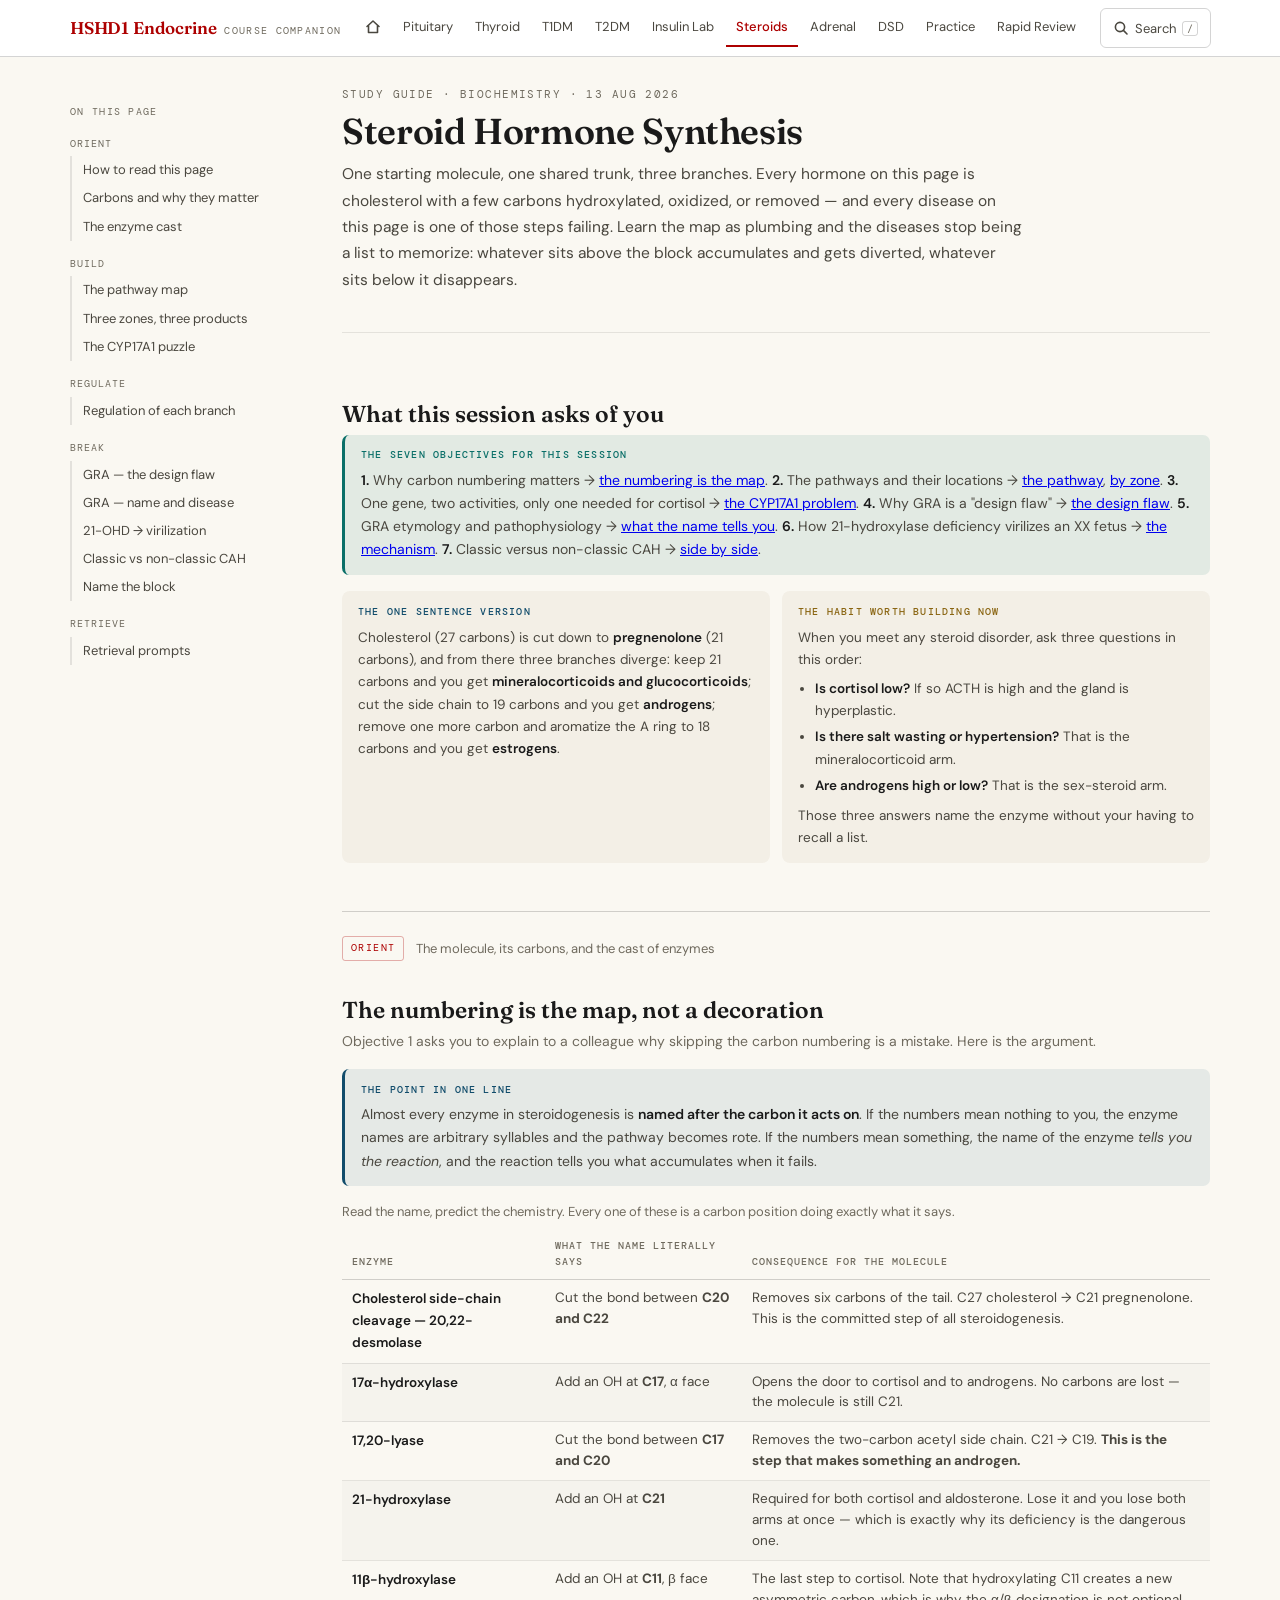
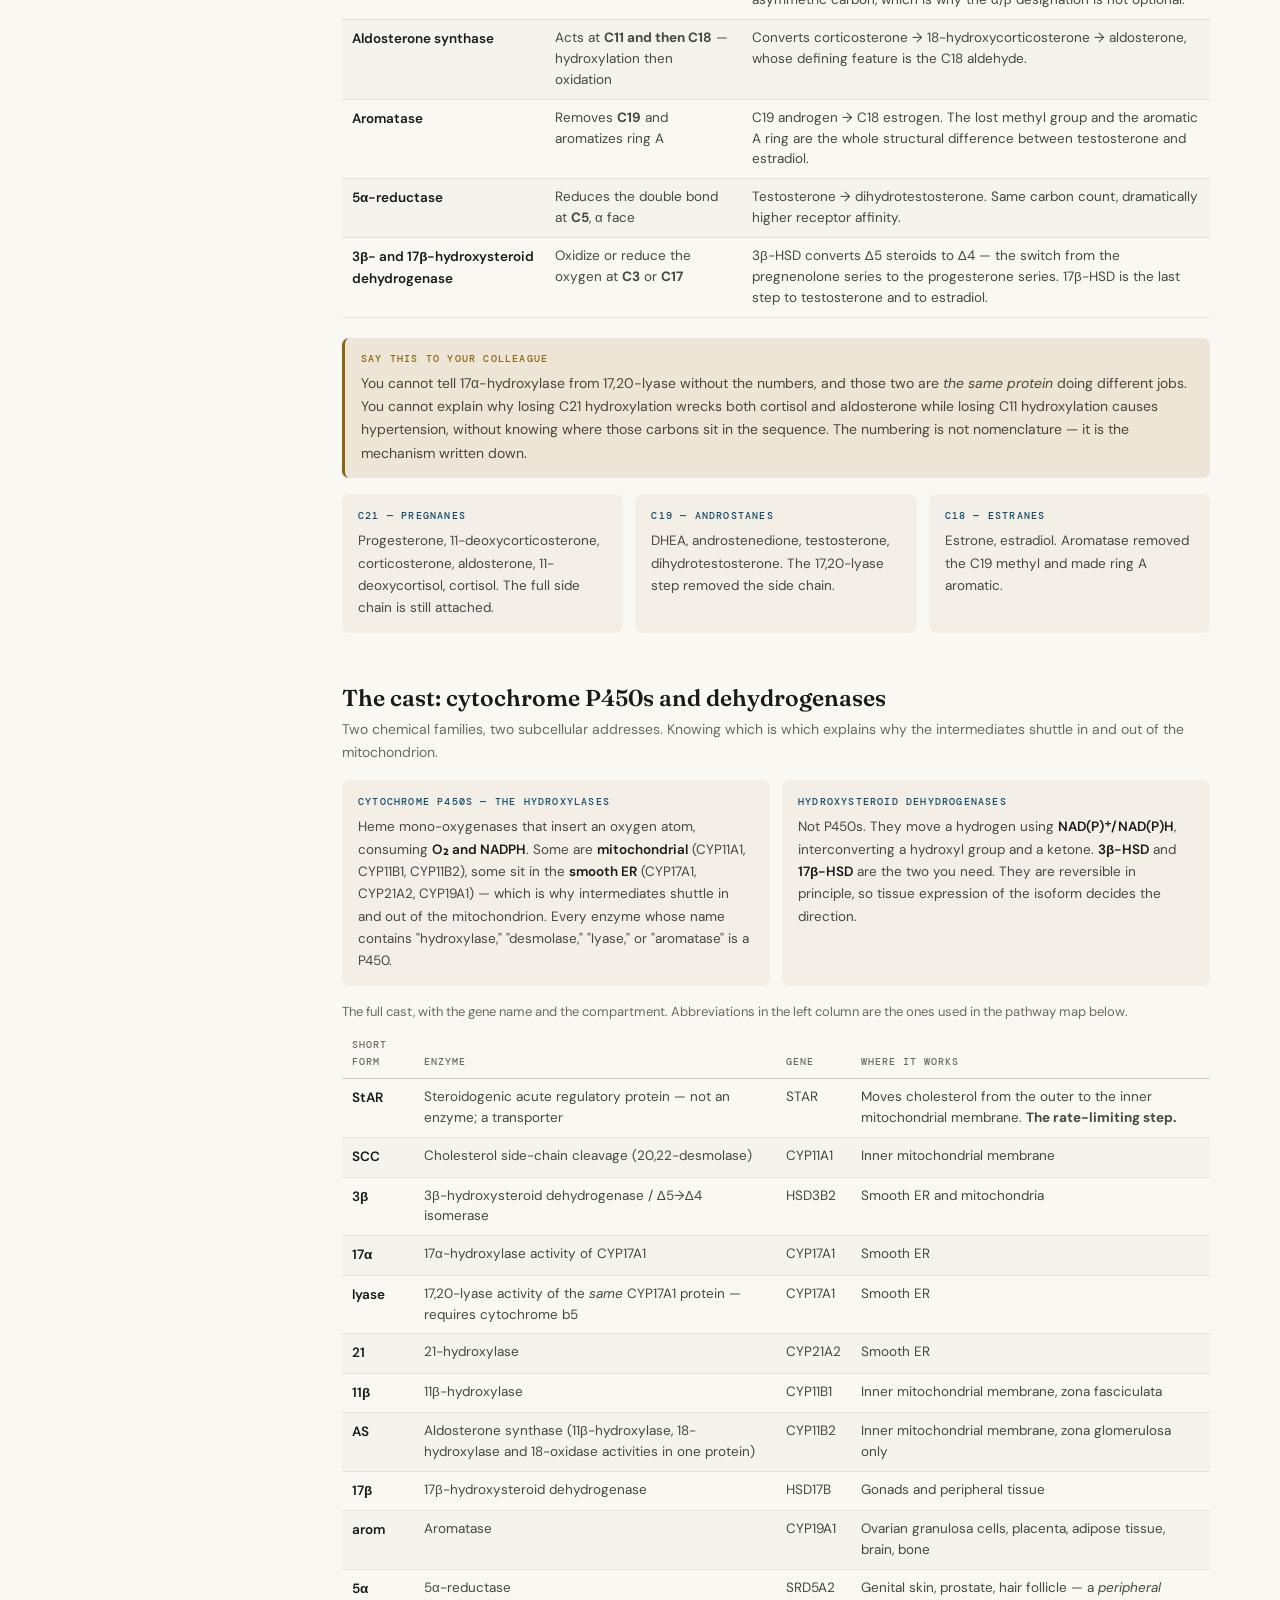
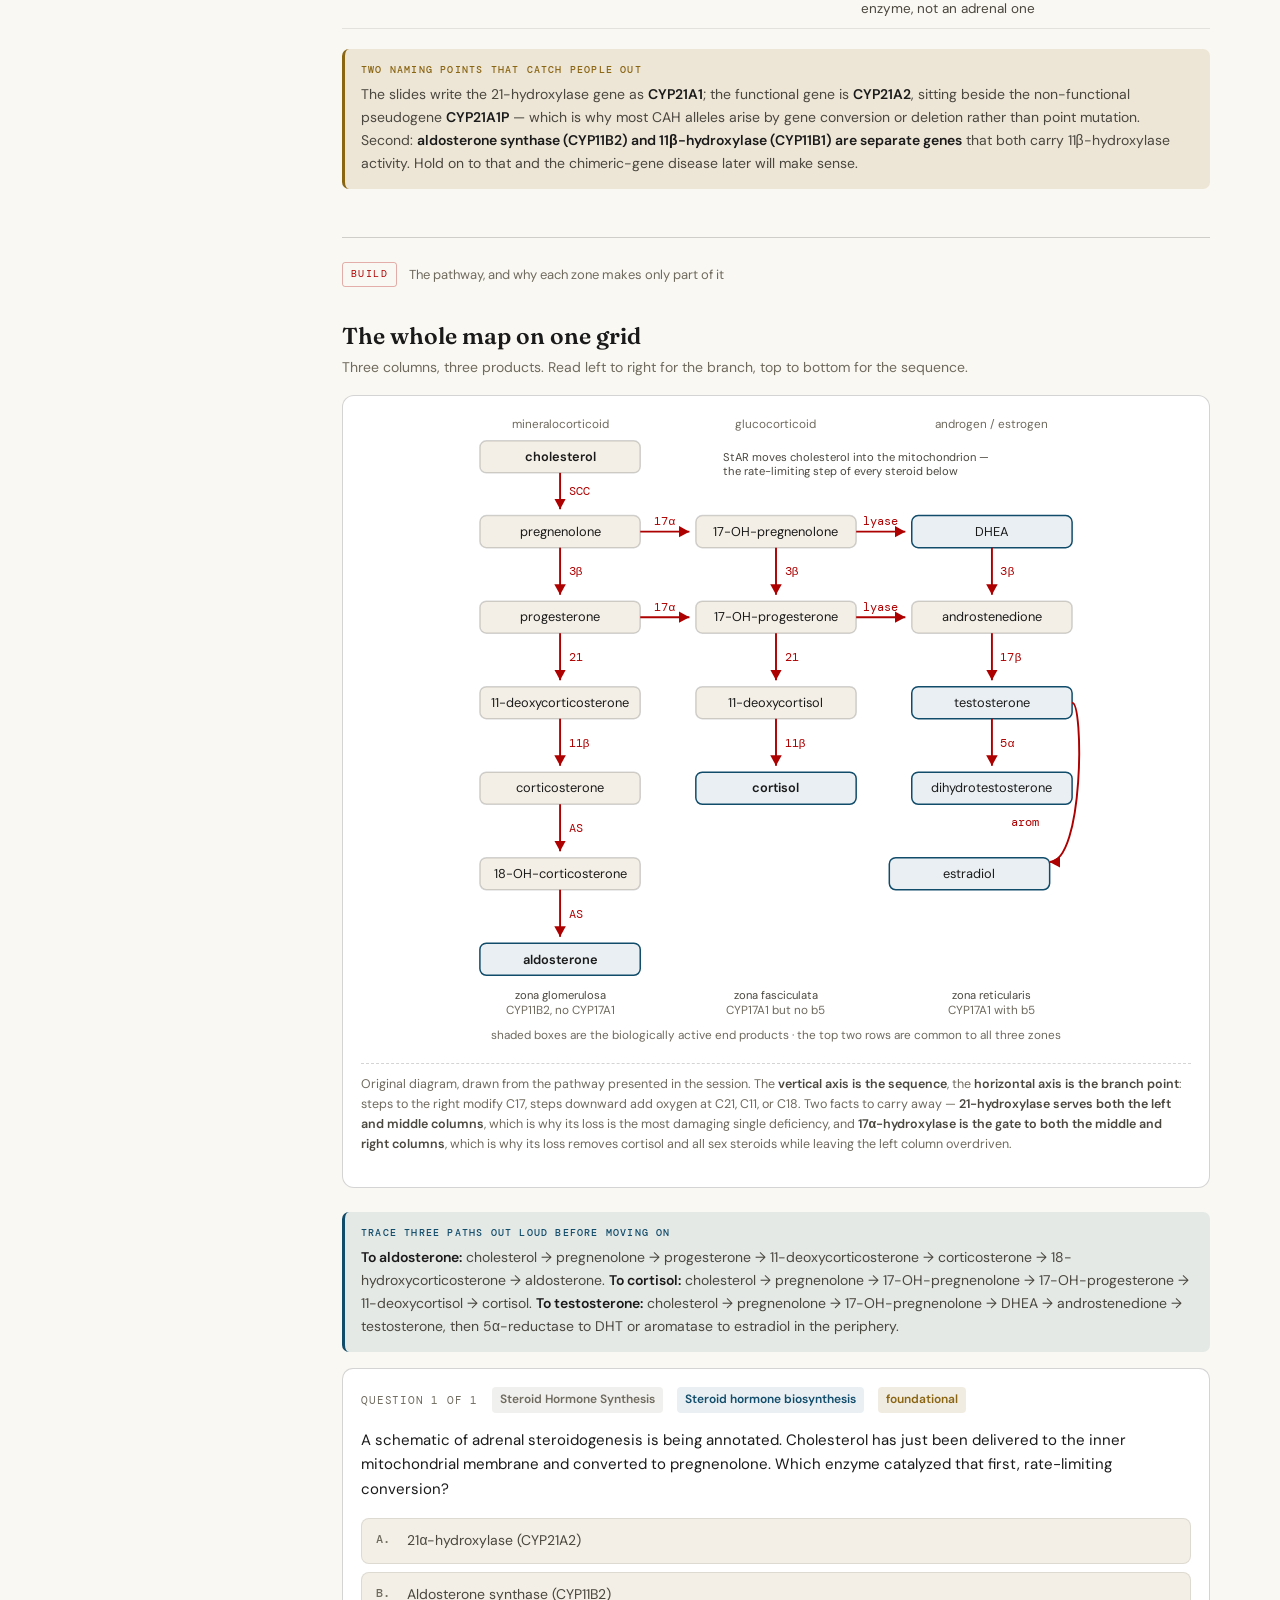
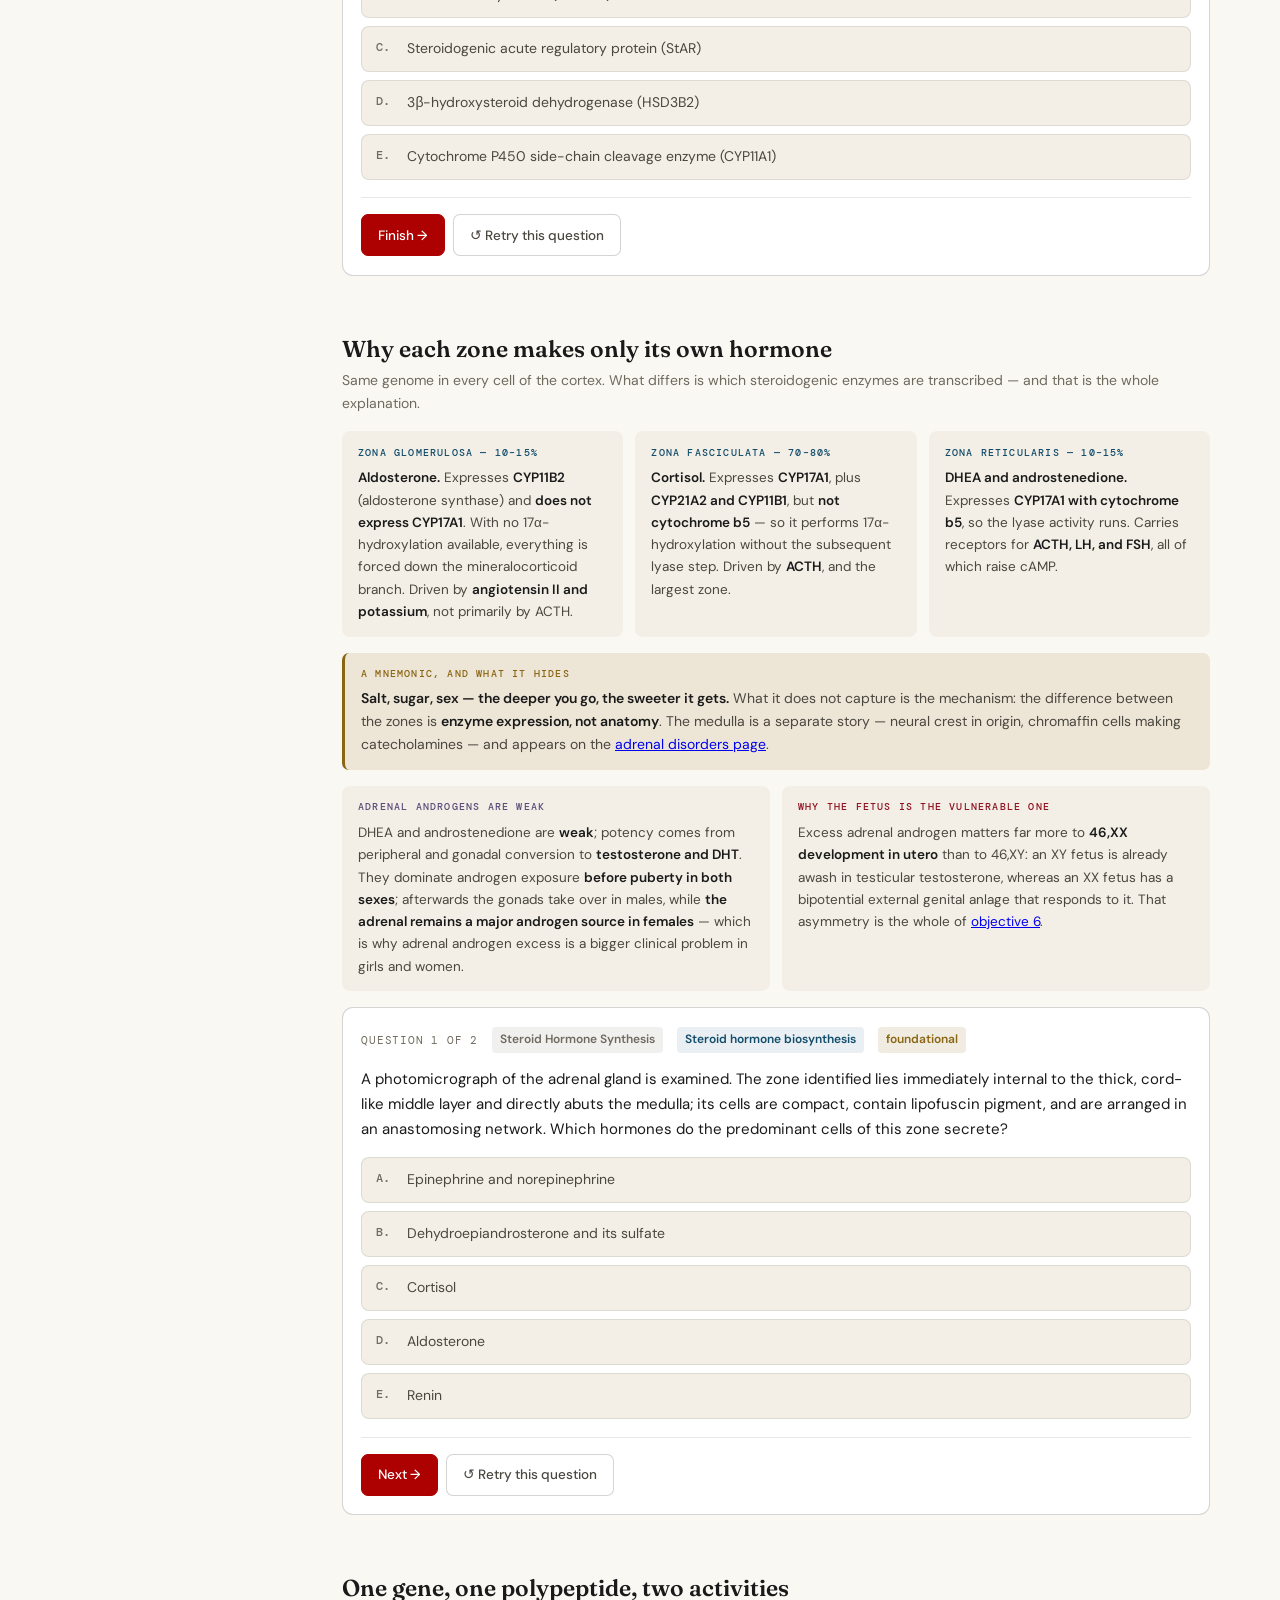
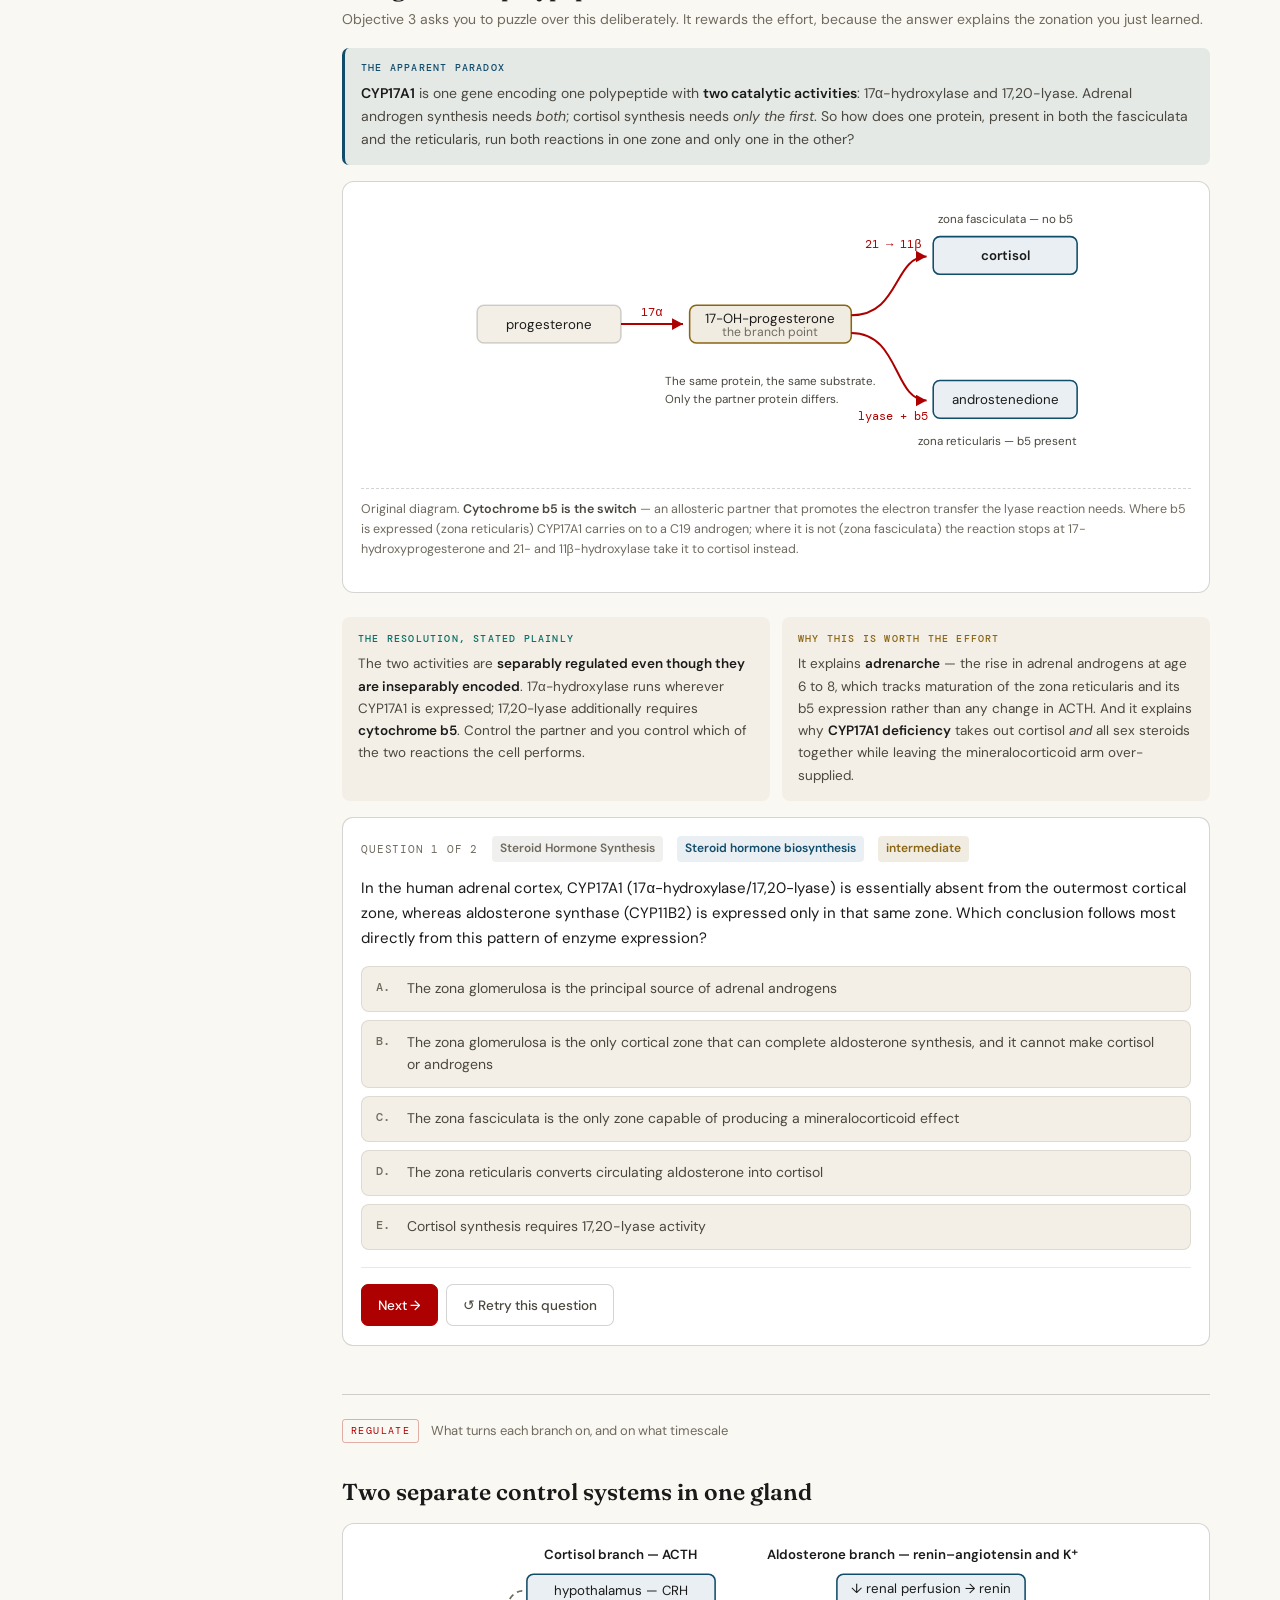
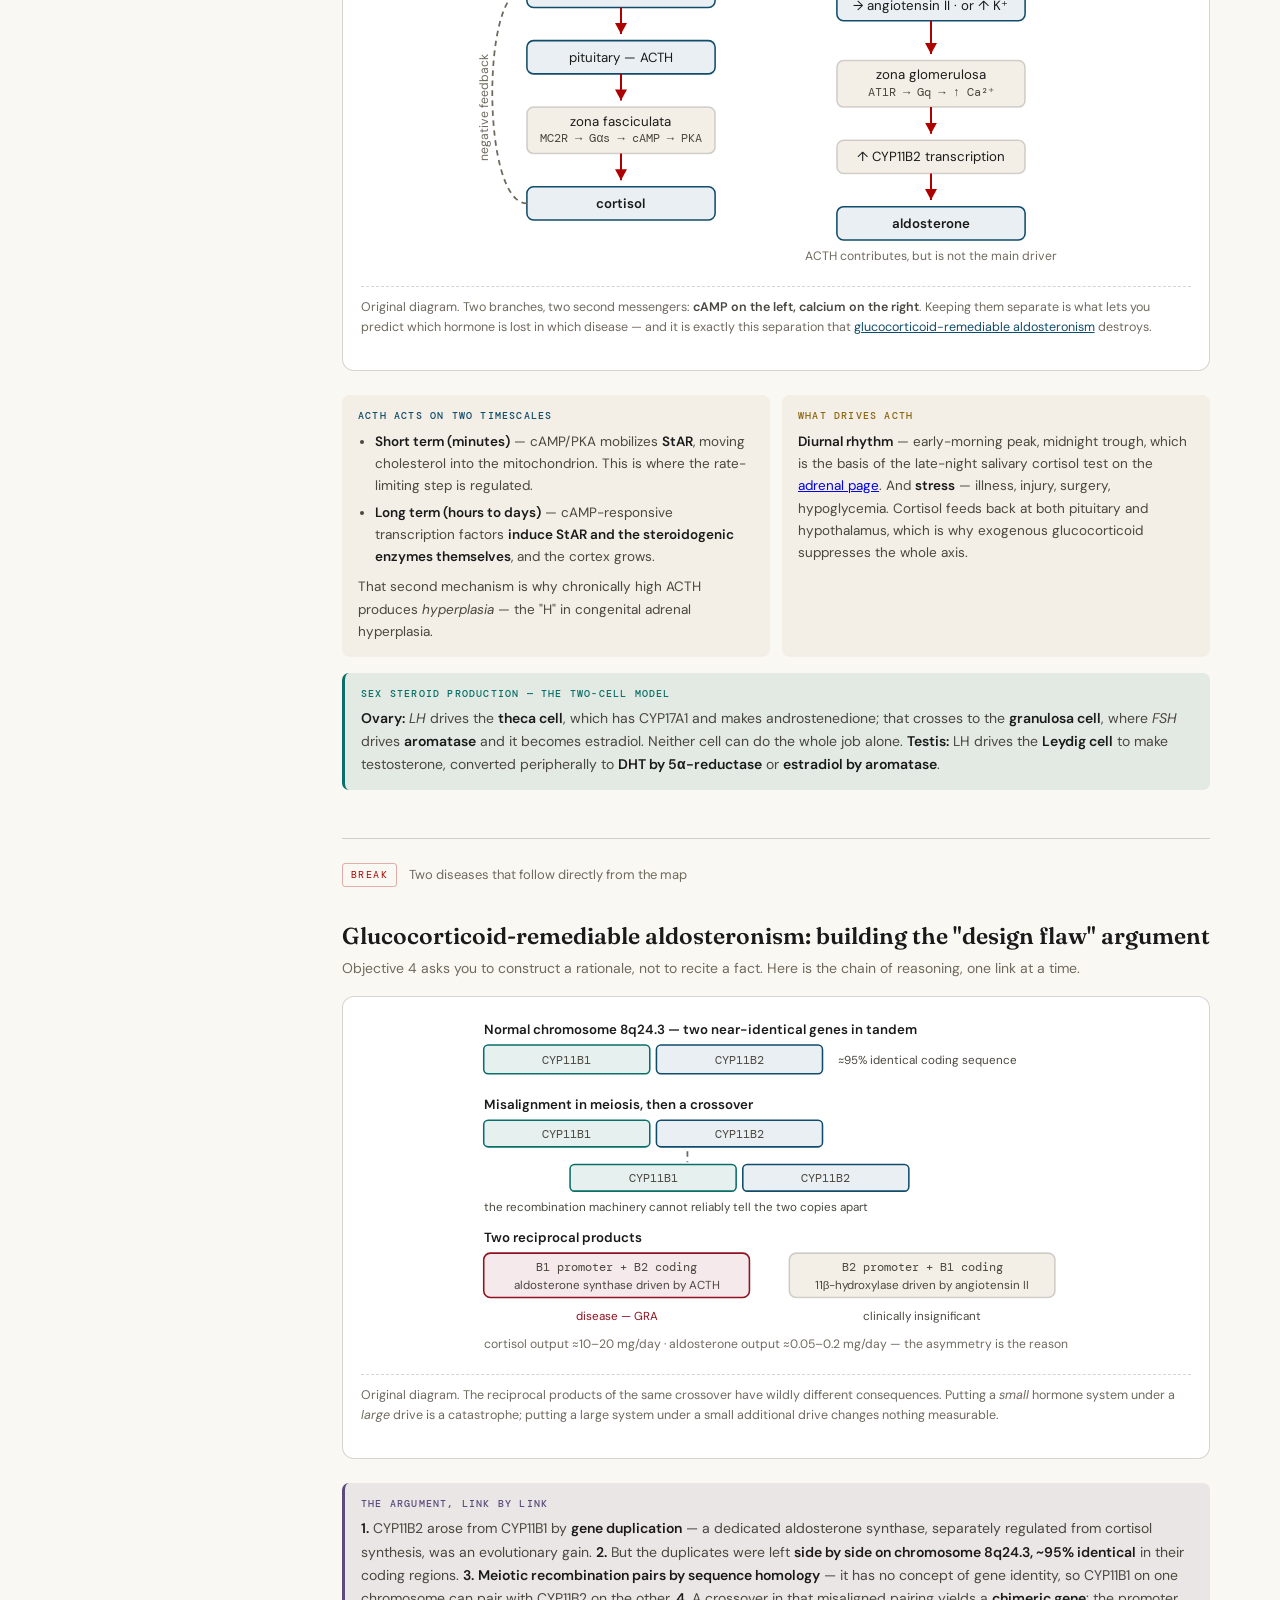
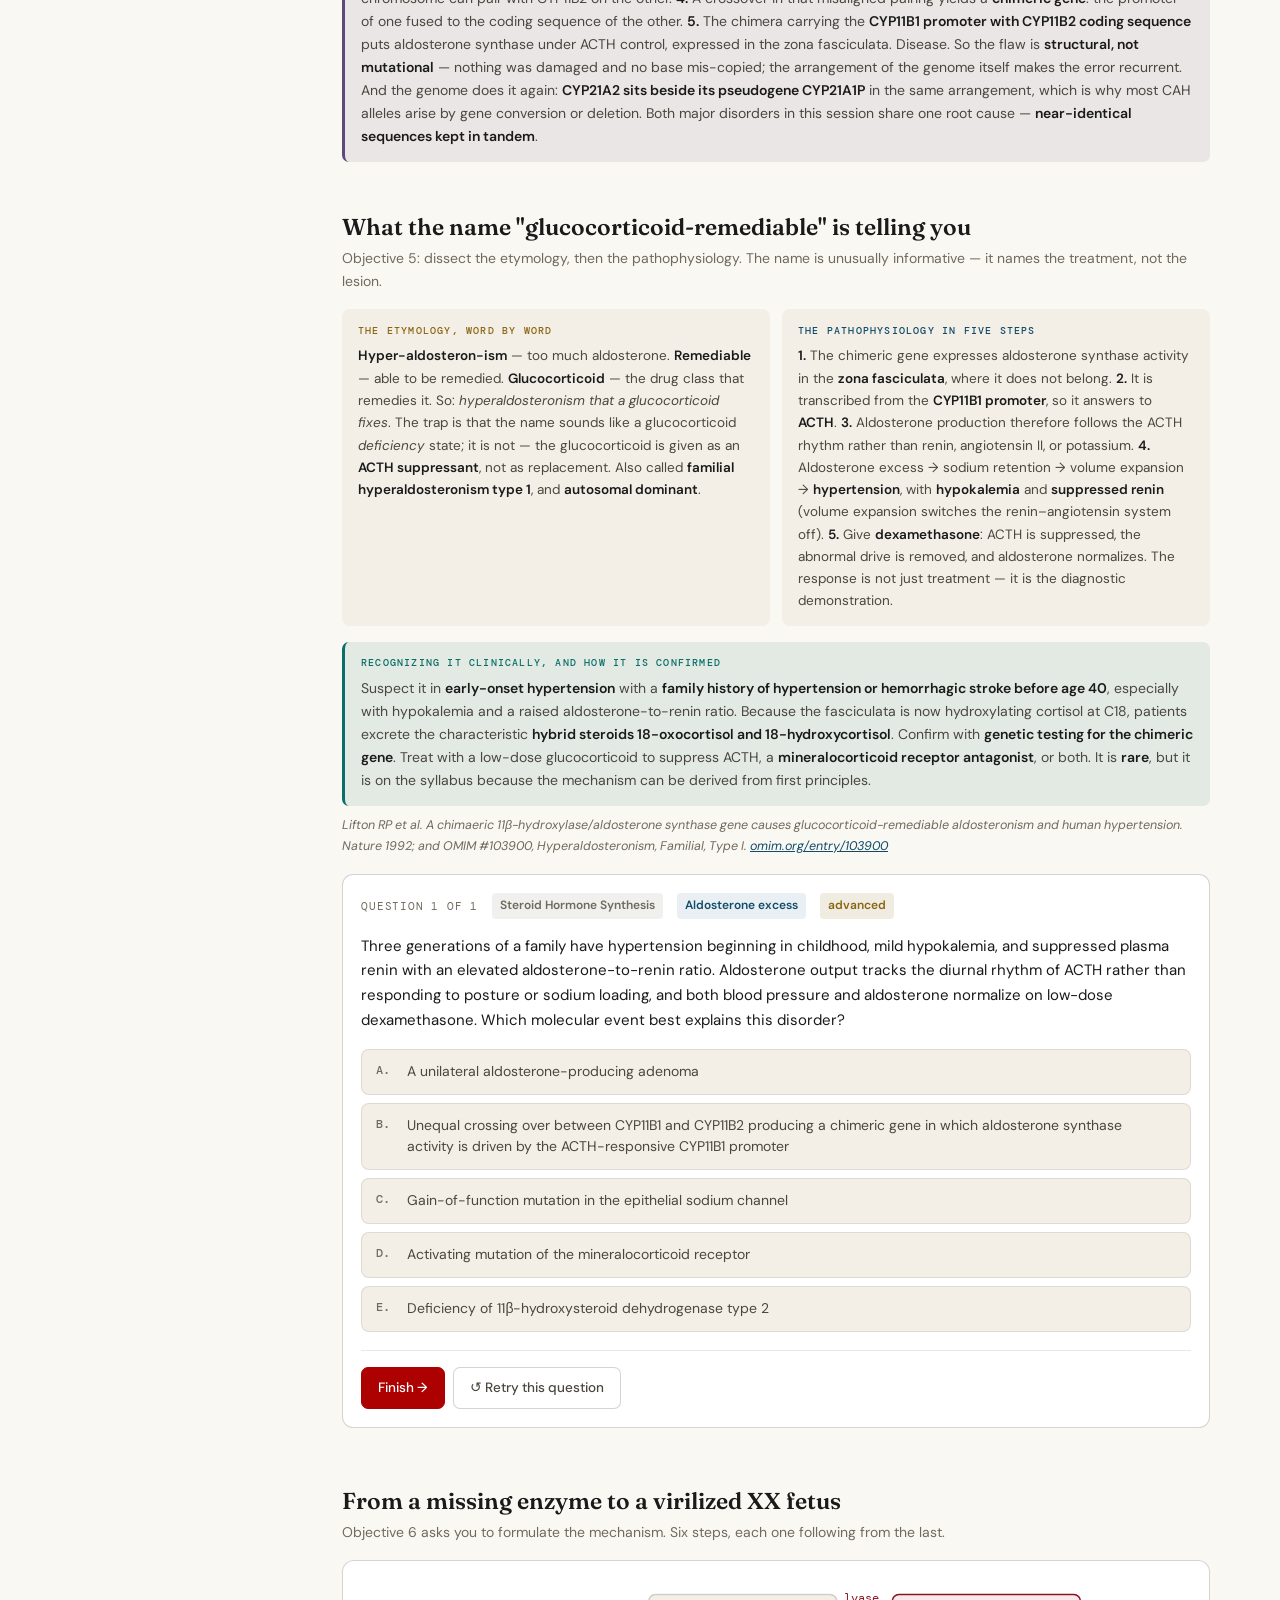
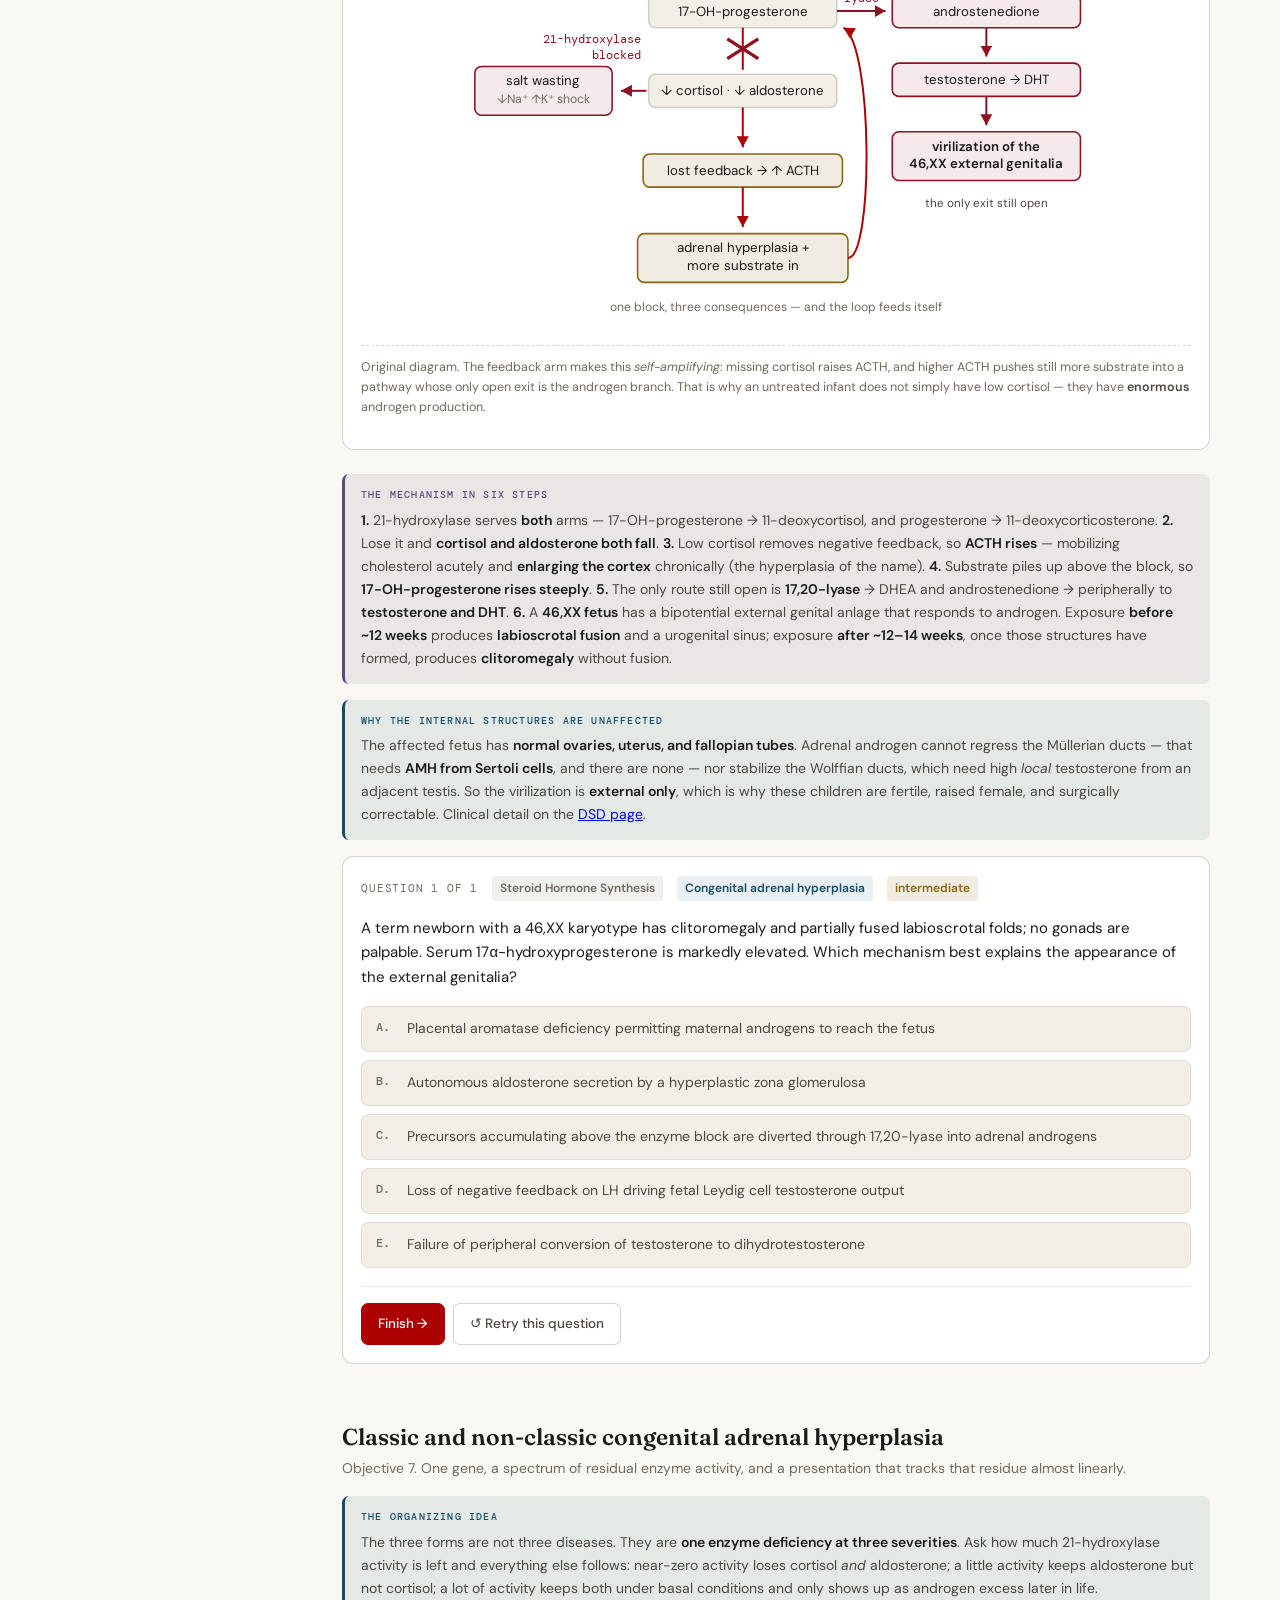
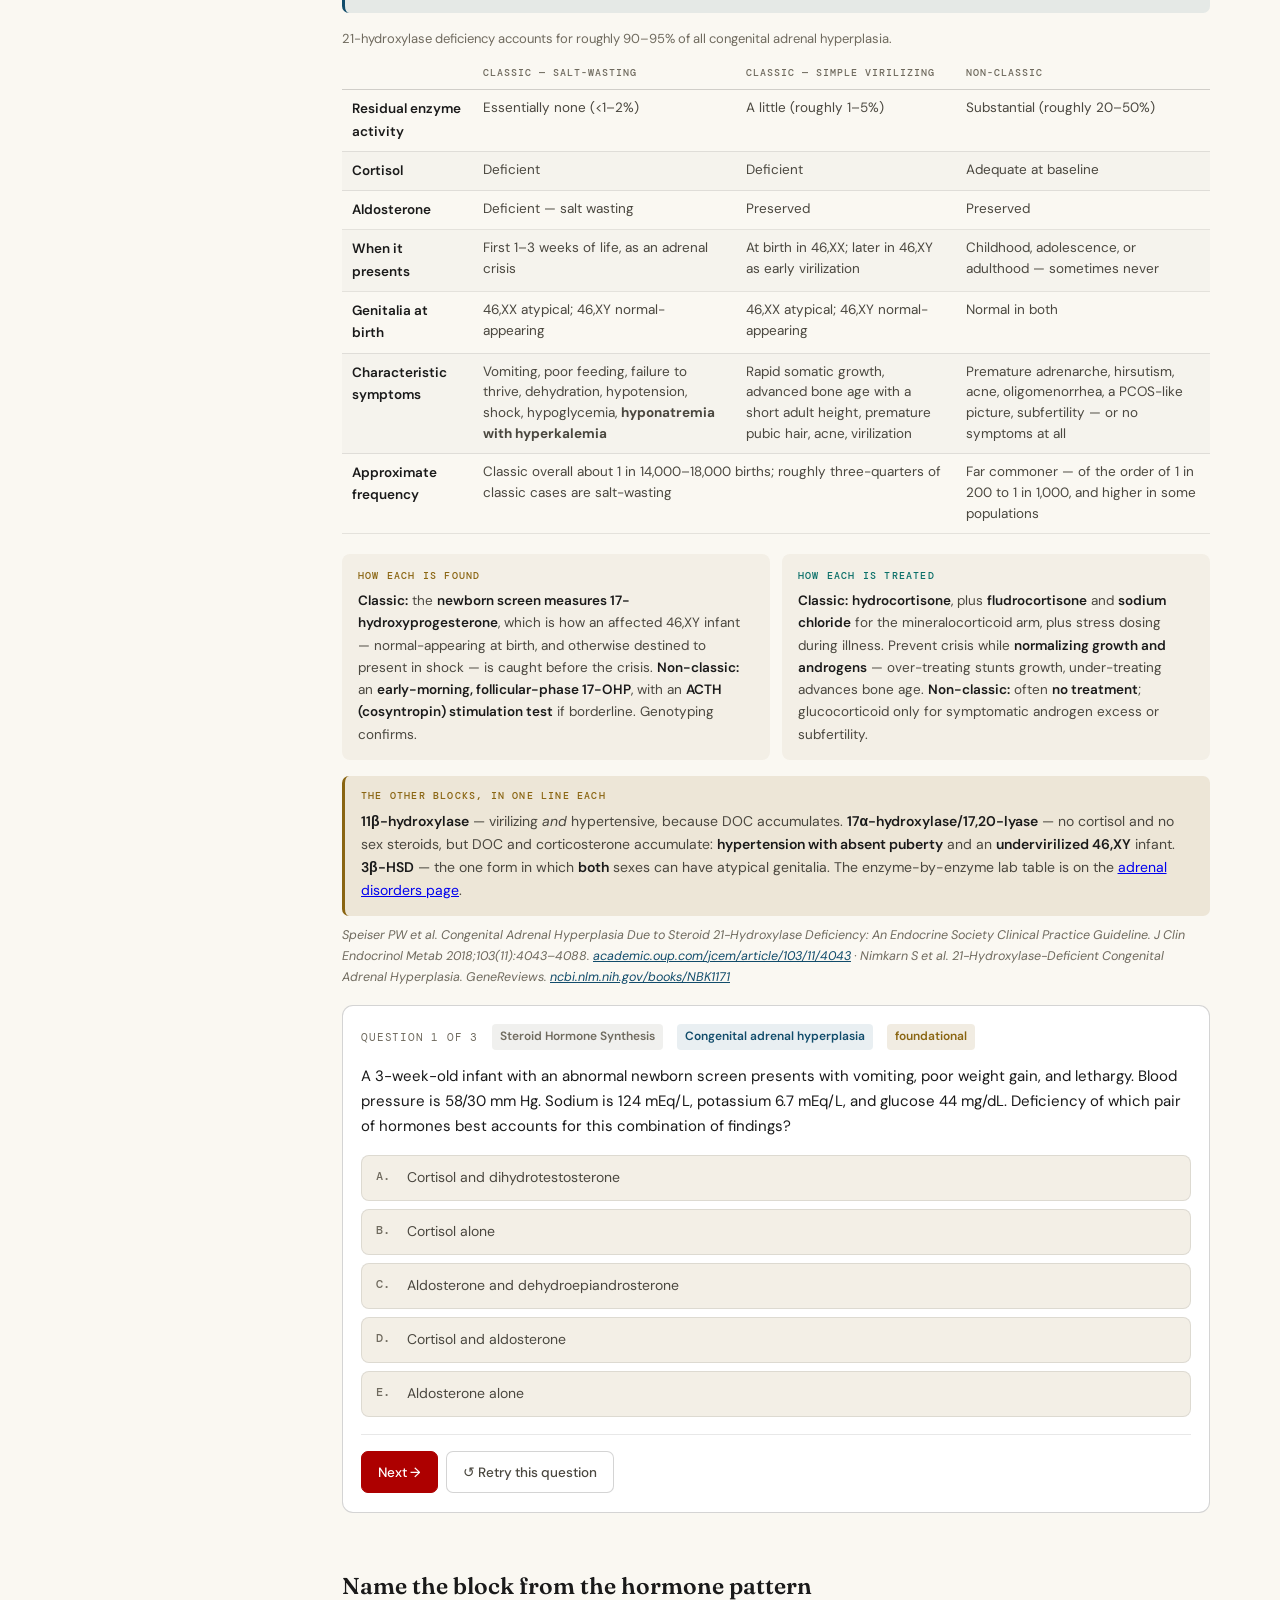
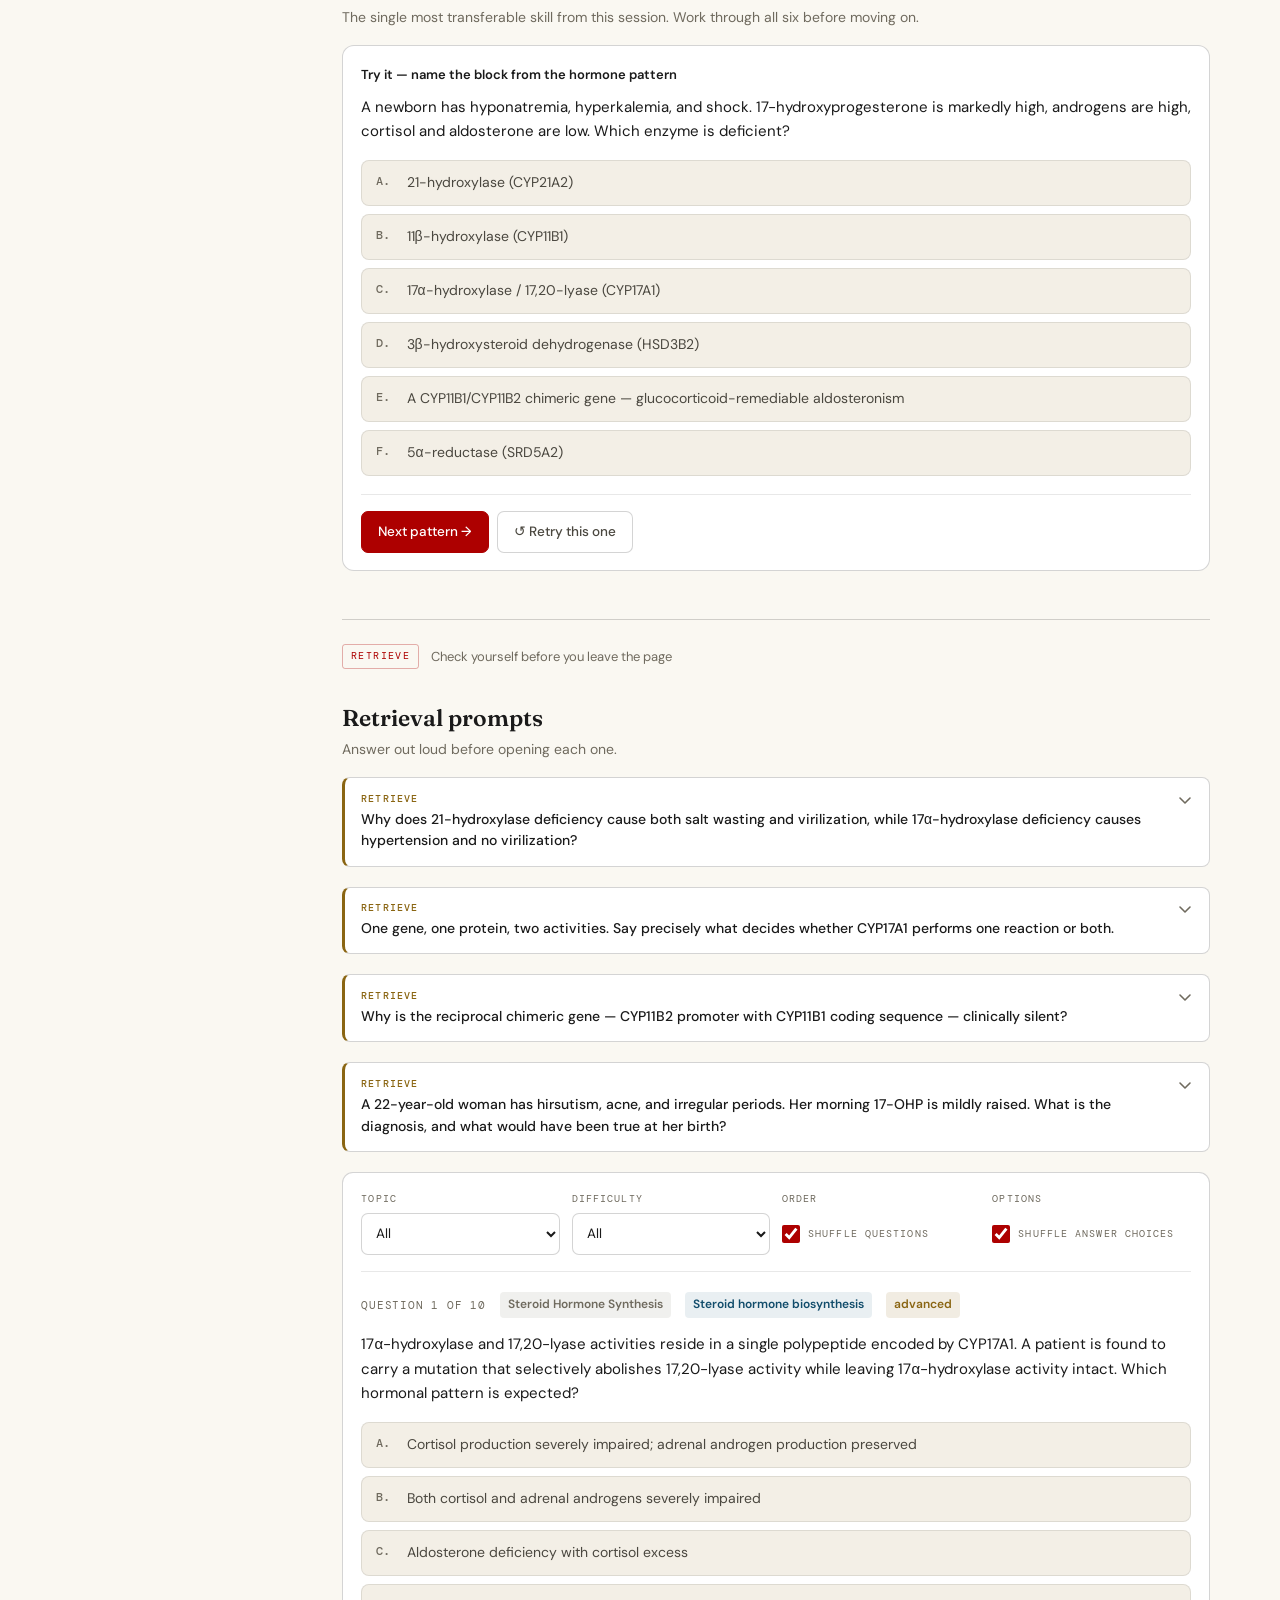
<file: steroid.html>
<!DOCTYPE html>
<html lang="en">
<head>
<meta charset="utf-8">
<meta name="viewport" content="width=device-width, initial-scale=1">
<title>Steroid Hormone Synthesis — HSHD1 Endocrine Course Companion</title>
<meta name="description" content="Steroid hormone biosynthesis from cholesterol: carbon numbering, the enzyme cast, zone-specific pathways, the CYP17A1 two-activity puzzle, glucocorticoid-remediable aldosteronism, and congenital adrenal hyperplasia.">
<link rel="preconnect" href="https://fonts.googleapis.com">
<link rel="preconnect" href="https://fonts.gstatic.com" crossorigin>
<link href="https://fonts.googleapis.com/css2?family=DM+Mono:wght@400;500&family=DM+Sans:wght@400;500;600&family=Fraunces:opsz,wght@9..144,500;9..144,600&display=swap" rel="stylesheet">
<link rel="stylesheet" href="assets/css/site.css?v=20260816c">
</head>
<body data-page="steroid">
<a class="skip-link" href="#main">Skip to content</a>
<header class="site-header" id="site-header"></header>
<noscript><div style="max-width:1180px;margin:0 auto;padding:1rem 1.25rem"><p class="note note-amber"><span class="note-kind">JavaScript is off</span>The text below is complete and readable, but the navigation, search, interactive figures, and practice questions need JavaScript. <a href="index.html">Back to the home page</a>.</p></div></noscript>

<div class="page">
  <nav class="toc" id="page-toc" aria-label="Sections of this page"></nav>

  <main class="content" id="main" tabindex="-1">

    <div class="page-head">
      <p class="eyebrow">Study guide · Biochemistry · 13 Aug 2026</p>
      <h1>Steroid Hormone Synthesis</h1>
      <p class="lede">One starting molecule, one shared trunk, three branches. Every hormone on this page is cholesterol with a few
        carbons hydroxylated, oxidized, or removed — and every disease on this page is one of those steps failing. Learn the map as
        plumbing and the diseases stop being a list to memorize: whatever sits above the block accumulates and gets diverted,
        whatever sits below it disappears.</p>
      <div class="toc-mobile" id="page-toc-mobile"></div>
    </div>

    <section class="section" id="orient" data-toc="How to read this page" data-phase="Orient">
      <h2>What this session asks of you</h2>

      <div class="note note-teal">
        <span class="note-kind">The seven objectives for this session</span>
        <p><strong>1.</strong> Why carbon numbering matters → <a href="#numbering">the numbering is the map</a>.
          <strong>2.</strong> The pathways and their locations → <a href="#pathway">the pathway</a>, <a href="#zones">by zone</a>.
          <strong>3.</strong> One gene, two activities, only one needed for cortisol → <a href="#cyp17">the CYP17A1 problem</a>.
          <strong>4.</strong> Why GRA is a "design flaw" → <a href="#gra-design">the design flaw</a>.
          <strong>5.</strong> GRA etymology and pathophysiology → <a href="#gra-disease">what the name tells you</a>.
          <strong>6.</strong> How 21-hydroxylase deficiency virilizes an XX fetus → <a href="#cah-mechanism">the mechanism</a>.
          <strong>7.</strong> Classic versus non-classic CAH → <a href="#cah-classic">side by side</a>.</p>
      </div>

      <div class="grid">
        <div class="block">
          <div class="block-label blue">The one sentence version</div>
          <div class="block-text">Cholesterol (27 carbons) is cut down to <strong>pregnenolone</strong> (21 carbons), and from there
            three branches diverge: keep 21 carbons and you get <strong>mineralocorticoids and glucocorticoids</strong>;
            cut the side chain to 19 carbons and you get <strong>androgens</strong>; remove one more carbon and aromatize the A ring
            to 18 carbons and you get <strong>estrogens</strong>.</div>
        </div>
        <div class="block">
          <div class="block-label amber">The habit worth building now</div>
          <div class="block-text">
            <p>When you meet any steroid disorder, ask three questions in this order:</p>
            <ul>
              <li><strong>Is cortisol low?</strong> If so ACTH is high and the gland is hyperplastic.</li>
              <li><strong>Is there salt wasting or hypertension?</strong> That is the mineralocorticoid arm.</li>
              <li><strong>Are androgens high or low?</strong> That is the sex-steroid arm.</li>
            </ul>
            <p>Those three answers name the enzyme without your having to recall a list.</p>
          </div>
        </div>
      </div>
    </section>

    <!-- ================================================================ -->
    <div class="phase-rule"><span class="phase-step">Orient</span><span class="phase-what">The molecule, its carbons, and the cast of enzymes</span></div>

    <section class="section" id="numbering" data-toc="Carbons and why they matter" data-phase="Orient">
      <h2>The numbering is the map, not a decoration</h2>
      <p class="section-note">Objective 1 asks you to explain to a colleague why skipping the carbon numbering is a mistake. Here is the argument.</p>

      <div class="note note-blue">
        <span class="note-kind">The point in one line</span>
        <p>Almost every enzyme in steroidogenesis is <strong>named after the carbon it acts on</strong>. If the numbers mean nothing to you,
          the enzyme names are arbitrary syllables and the pathway becomes rote. If the numbers mean something, the name of the enzyme
          <em>tells you the reaction</em>, and the reaction tells you what accumulates when it fails.</p>
      </div>

      <div class="table-wrap" tabindex="0" role="region" aria-label="Enzyme names decoded from carbon positions">
        <table>
          <caption>Read the name, predict the chemistry. Every one of these is a carbon position doing exactly what it says.</caption>
          <thead><tr><th scope="col">Enzyme</th><th scope="col">What the name literally says</th><th scope="col">Consequence for the molecule</th></tr></thead>
          <tbody>
            <tr><th scope="row">Cholesterol side-chain cleavage — 20,22-desmolase</th><td>Cut the bond between <strong>C20 and C22</strong></td><td>Removes six carbons of the tail. C27 cholesterol → C21 pregnenolone. This is the committed step of all steroidogenesis.</td></tr>
            <tr><th scope="row">17α-hydroxylase</th><td>Add an OH at <strong>C17</strong>, α face</td><td>Opens the door to cortisol and to androgens. No carbons are lost — the molecule is still C21.</td></tr>
            <tr><th scope="row">17,20-lyase</th><td>Cut the bond between <strong>C17 and C20</strong></td><td>Removes the two-carbon acetyl side chain. C21 → C19. <strong>This is the step that makes something an androgen.</strong></td></tr>
            <tr><th scope="row">21-hydroxylase</th><td>Add an OH at <strong>C21</strong></td><td>Required for both cortisol and aldosterone. Lose it and you lose both arms at once — which is exactly why its deficiency is the dangerous one.</td></tr>
            <tr><th scope="row">11β-hydroxylase</th><td>Add an OH at <strong>C11</strong>, β face</td><td>The last step to cortisol. Note that hydroxylating C11 creates a new asymmetric carbon, which is why the α/β designation is not optional.</td></tr>
            <tr><th scope="row">Aldosterone synthase</th><td>Acts at <strong>C11 and then C18</strong> — hydroxylation then oxidation</td><td>Converts corticosterone → 18-hydroxycorticosterone → aldosterone, whose defining feature is the C18 aldehyde.</td></tr>
            <tr><th scope="row">Aromatase</th><td>Removes <strong>C19</strong> and aromatizes ring A</td><td>C19 androgen → C18 estrogen. The lost methyl group and the aromatic A ring are the whole structural difference between testosterone and estradiol.</td></tr>
            <tr><th scope="row">5α-reductase</th><td>Reduces the double bond at <strong>C5</strong>, α face</td><td>Testosterone → dihydrotestosterone. Same carbon count, dramatically higher receptor affinity.</td></tr>
            <tr><th scope="row">3β- and 17β-hydroxysteroid dehydrogenase</th><td>Oxidize or reduce the oxygen at <strong>C3</strong> or <strong>C17</strong></td><td>3β-HSD converts Δ5 steroids to Δ4 — the switch from the pregnenolone series to the progesterone series. 17β-HSD is the last step to testosterone and to estradiol.</td></tr>
          </tbody>
        </table>
      </div>

      <div class="note note-amber">
        <span class="note-kind">Say this to your colleague</span>
        <p>You cannot tell 17α-hydroxylase from 17,20-lyase without the numbers, and those two are <em>the same protein</em> doing different
          jobs. You cannot explain why losing C21 hydroxylation wrecks both cortisol and aldosterone while losing C11 hydroxylation causes
          hypertension, without knowing where those carbons sit in the sequence. The numbering is not nomenclature — it is the mechanism
          written down.</p>
      </div>

      <div class="grid three">
        <div class="block">
          <div class="block-label blue">C21 — pregnanes</div>
          <div class="block-text">Progesterone, 11-deoxycorticosterone, corticosterone, aldosterone, 11-deoxycortisol, cortisol.
            The full side chain is still attached.</div>
        </div>
        <div class="block">
          <div class="block-label blue">C19 — androstanes</div>
          <div class="block-text">DHEA, androstenedione, testosterone, dihydrotestosterone.
            The 17,20-lyase step removed the side chain.</div>
        </div>
        <div class="block">
          <div class="block-label blue">C18 — estranes</div>
          <div class="block-text">Estrone, estradiol. Aromatase removed the C19 methyl and made ring A aromatic.</div>
        </div>
      </div>
    </section>

    <section class="section" id="enzymes" data-toc="The enzyme cast" data-phase="Orient">
      <h2>The cast: cytochrome P450s and dehydrogenases</h2>
      <p class="section-note">Two chemical families, two subcellular addresses. Knowing which is which explains why the intermediates shuttle in and out of the mitochondrion.</p>

      <div class="grid">
        <div class="block">
          <div class="block-label blue">Cytochrome P450s — the hydroxylases</div>
          <div class="block-text">Heme mono-oxygenases that insert an oxygen atom, consuming <strong>O₂ and NADPH</strong>.
            Some are <strong>mitochondrial</strong> (CYP11A1, CYP11B1, CYP11B2), some sit in the <strong>smooth ER</strong>
            (CYP17A1, CYP21A2, CYP19A1) — which is why intermediates shuttle in and out of the mitochondrion.
            Every enzyme whose name contains "hydroxylase," "desmolase," "lyase," or "aromatase" is a P450.</div>
        </div>
        <div class="block">
          <div class="block-label blue">Hydroxysteroid dehydrogenases</div>
          <div class="block-text">Not P450s. They move a hydrogen using <strong>NAD(P)⁺/NAD(P)H</strong>, interconverting a hydroxyl group and a
            ketone. <strong>3β-HSD</strong> and <strong>17β-HSD</strong> are the two you need. They are reversible in principle, so tissue
            expression of the isoform decides the direction.</div>
        </div>
      </div>

      <div class="table-wrap" tabindex="0" role="region" aria-label="Steroidogenic enzymes with genes and locations">
        <table>
          <caption>The full cast, with the gene name and the compartment. Abbreviations in the left column are the ones used in the pathway map below.</caption>
          <thead><tr><th scope="col">Short form</th><th scope="col">Enzyme</th><th scope="col">Gene</th><th scope="col">Where it works</th></tr></thead>
          <tbody>
            <tr><th scope="row">StAR</th><td>Steroidogenic acute regulatory protein — not an enzyme; a transporter</td><td>STAR</td><td>Moves cholesterol from the outer to the inner mitochondrial membrane. <strong>The rate-limiting step.</strong></td></tr>
            <tr><th scope="row">SCC</th><td>Cholesterol side-chain cleavage (20,22-desmolase)</td><td>CYP11A1</td><td>Inner mitochondrial membrane</td></tr>
            <tr><th scope="row">3β</th><td>3β-hydroxysteroid dehydrogenase / Δ5→Δ4 isomerase</td><td>HSD3B2</td><td>Smooth ER and mitochondria</td></tr>
            <tr><th scope="row">17α</th><td>17α-hydroxylase activity of CYP17A1</td><td>CYP17A1</td><td>Smooth ER</td></tr>
            <tr><th scope="row">lyase</th><td>17,20-lyase activity of the <em>same</em> CYP17A1 protein — requires cytochrome b5</td><td>CYP17A1</td><td>Smooth ER</td></tr>
            <tr><th scope="row">21</th><td>21-hydroxylase</td><td>CYP21A2</td><td>Smooth ER</td></tr>
            <tr><th scope="row">11β</th><td>11β-hydroxylase</td><td>CYP11B1</td><td>Inner mitochondrial membrane, zona fasciculata</td></tr>
            <tr><th scope="row">AS</th><td>Aldosterone synthase (11β-hydroxylase, 18-hydroxylase and 18-oxidase activities in one protein)</td><td>CYP11B2</td><td>Inner mitochondrial membrane, zona glomerulosa only</td></tr>
            <tr><th scope="row">17β</th><td>17β-hydroxysteroid dehydrogenase</td><td>HSD17B</td><td>Gonads and peripheral tissue</td></tr>
            <tr><th scope="row">arom</th><td>Aromatase</td><td>CYP19A1</td><td>Ovarian granulosa cells, placenta, adipose tissue, brain, bone</td></tr>
            <tr><th scope="row">5α</th><td>5α-reductase</td><td>SRD5A2</td><td>Genital skin, prostate, hair follicle — a <em>peripheral</em> enzyme, not an adrenal one</td></tr>
          </tbody>
        </table>
      </div>

      <div class="note note-amber">
        <span class="note-kind">Two naming points that catch people out</span>
        <p>The slides write the 21-hydroxylase gene as <strong>CYP21A1</strong>; the functional gene is <strong>CYP21A2</strong>, sitting beside
          the non-functional pseudogene <strong>CYP21A1P</strong> — which is why most CAH alleles arise by gene conversion or deletion rather
          than point mutation. Second: <strong>aldosterone synthase (CYP11B2) and 11β-hydroxylase (CYP11B1) are separate genes</strong> that both
          carry 11β-hydroxylase activity. Hold on to that and the chimeric-gene disease later will make sense.</p>
      </div>
    </section>

    <!-- ================================================================ -->
    <div class="phase-rule"><span class="phase-step">Build</span><span class="phase-what">The pathway, and why each zone makes only part of it</span></div>

    <section class="section" id="pathway" data-toc="The pathway map" data-phase="Build">
      <h2>The whole map on one grid</h2>
      <p class="section-note">Three columns, three products. Read left to right for the branch, top to bottom for the sequence.</p>

      <div class="figure">
        <svg class="svg-diagram-wide" viewBox="0 0 580 596" role="img" aria-labelledby="path-t path-d">
          <title id="path-t">The steroidogenic pathway arranged as three branches</title>
          <desc id="path-d">Cholesterol is converted by side-chain cleavage to pregnenolone. Pregnenolone can go three ways. Down, via 3-beta-hydroxysteroid dehydrogenase, to progesterone and then along the mineralocorticoid branch: 21-hydroxylase makes 11-deoxycorticosterone, 11-beta-hydroxylase makes corticosterone, and aldosterone synthase makes 18-hydroxycorticosterone and then aldosterone. Right, via 17-alpha-hydroxylase, to 17-hydroxypregnenolone and 17-hydroxyprogesterone, and then along the glucocorticoid branch: 21-hydroxylase makes 11-deoxycortisol and 11-beta-hydroxylase makes cortisol. Right again, via 17,20-lyase, to dehydroepiandrosterone and androstenedione, and then along the androgen branch: 17-beta-hydroxysteroid dehydrogenase makes testosterone, 5-alpha-reductase makes dihydrotestosterone, and aromatase makes estradiol.</desc>

          <defs><marker id="st-a" markerWidth="7" markerHeight="7" refX="5.5" refY="3" orient="auto"><path d="M0,0 L5.5,3 L0,6 Z" fill="var(--accent)"/></marker></defs>

          <!-- column headers -->
          <text x="88"  y="14" text-anchor="middle" class="t-mut">mineralocorticoid</text>
          <text x="290" y="14" text-anchor="middle" class="t-mut">glucocorticoid</text>
          <text x="492" y="14" text-anchor="middle" class="t-mut">androgen / estrogen</text>

          <!-- cholesterol -->
          <rect x="13" y="26" width="150" height="30" rx="6" class="box-gray"/>
          <text x="88" y="45" text-anchor="middle" class="t-b">cholesterol</text>
          <line x1="88" y1="56" x2="88" y2="90" class="flow" marker-end="url(#st-a)"/>
          <text x="96" y="77" class="t-mono fill-accent">SCC</text>
          <text x="240" y="45" class="t-sm">StAR moves cholesterol into the mitochondrion —</text>
          <text x="240" y="58" class="t-sm">the rate-limiting step of every steroid below</text>

          <!-- row 1: delta-5 -->
          <rect x="13"  y="96" width="150" height="30" rx="6" class="box-gray"/>
          <text x="88"  y="115" text-anchor="middle" class="t">pregnenolone</text>
          <rect x="215" y="96" width="150" height="30" rx="6" class="box-gray"/>
          <text x="290" y="115" text-anchor="middle" class="t">17-OH-pregnenolone</text>
          <rect x="417" y="96" width="150" height="30" rx="6" class="box-blue"/>
          <text x="492" y="115" text-anchor="middle" class="t">DHEA</text>
          <line x1="163" y1="111" x2="209" y2="111" class="flow" marker-end="url(#st-a)"/>
          <text x="186" y="105" text-anchor="middle" class="t-mono fill-accent">17α</text>
          <line x1="365" y1="111" x2="411" y2="111" class="flow" marker-end="url(#st-a)"/>
          <text x="388" y="105" text-anchor="middle" class="t-mono fill-accent">lyase</text>

          <!-- 3-beta arrows -->
          <line x1="88"  y1="126" x2="88"  y2="170" class="flow" marker-end="url(#st-a)"/>
          <text x="96"  y="152" class="t-mono fill-accent">3β</text>
          <line x1="290" y1="126" x2="290" y2="170" class="flow" marker-end="url(#st-a)"/>
          <text x="298" y="152" class="t-mono fill-accent">3β</text>
          <line x1="492" y1="126" x2="492" y2="170" class="flow" marker-end="url(#st-a)"/>
          <text x="500" y="152" class="t-mono fill-accent">3β</text>

          <!-- row 2: delta-4 -->
          <rect x="13"  y="176" width="150" height="30" rx="6" class="box-gray"/>
          <text x="88"  y="195" text-anchor="middle" class="t">progesterone</text>
          <rect x="215" y="176" width="150" height="30" rx="6" class="box-gray"/>
          <text x="290" y="195" text-anchor="middle" class="t">17-OH-progesterone</text>
          <rect x="417" y="176" width="150" height="30" rx="6" class="box-gray"/>
          <text x="492" y="195" text-anchor="middle" class="t">androstenedione</text>
          <line x1="163" y1="191" x2="209" y2="191" class="flow" marker-end="url(#st-a)"/>
          <text x="186" y="185" text-anchor="middle" class="t-mono fill-accent">17α</text>
          <line x1="365" y1="191" x2="411" y2="191" class="flow" marker-end="url(#st-a)"/>
          <text x="388" y="185" text-anchor="middle" class="t-mono fill-accent">lyase</text>

          <line x1="88"  y1="206" x2="88"  y2="250" class="flow" marker-end="url(#st-a)"/>
          <text x="96"  y="232" class="t-mono fill-accent">21</text>
          <line x1="290" y1="206" x2="290" y2="250" class="flow" marker-end="url(#st-a)"/>
          <text x="298" y="232" class="t-mono fill-accent">21</text>
          <line x1="492" y1="206" x2="492" y2="250" class="flow" marker-end="url(#st-a)"/>
          <text x="500" y="232" class="t-mono fill-accent">17β</text>

          <!-- row 3 -->
          <rect x="13"  y="256" width="150" height="30" rx="6" class="box-gray"/>
          <text x="88"  y="275" text-anchor="middle" class="t">11-deoxycorticosterone</text>
          <rect x="215" y="256" width="150" height="30" rx="6" class="box-gray"/>
          <text x="290" y="275" text-anchor="middle" class="t">11-deoxycortisol</text>
          <rect x="417" y="256" width="150" height="30" rx="6" class="box-blue"/>
          <text x="492" y="275" text-anchor="middle" class="t">testosterone</text>

          <line x1="88"  y1="286" x2="88"  y2="330" class="flow" marker-end="url(#st-a)"/>
          <text x="96"  y="312" class="t-mono fill-accent">11β</text>
          <line x1="290" y1="286" x2="290" y2="330" class="flow" marker-end="url(#st-a)"/>
          <text x="298" y="312" class="t-mono fill-accent">11β</text>
          <line x1="492" y1="286" x2="492" y2="330" class="flow" marker-end="url(#st-a)"/>
          <text x="500" y="312" class="t-mono fill-accent">5α</text>

          <!-- row 4 -->
          <rect x="13"  y="336" width="150" height="30" rx="6" class="box-gray"/>
          <text x="88"  y="355" text-anchor="middle" class="t">corticosterone</text>
          <rect x="215" y="336" width="150" height="30" rx="6" class="box-blue"/>
          <text x="290" y="355" text-anchor="middle" class="t-b">cortisol</text>
          <rect x="417" y="336" width="150" height="30" rx="6" class="box-blue"/>
          <text x="492" y="355" text-anchor="middle" class="t">dihydrotestosterone</text>

          <line x1="88" y1="366" x2="88" y2="410" class="flow" marker-end="url(#st-a)"/>
          <text x="96" y="392" class="t-mono fill-accent">AS</text>
          <!-- testosterone to estradiol, down the right edge -->
          <path d="M567 271 C 578 271, 578 420, 546 420" class="flow" marker-end="url(#st-a)" fill="none"/>
          <text x="536" y="386" text-anchor="end" class="t-mono fill-accent">arom</text>

          <!-- row 5 -->
          <rect x="13"  y="416" width="150" height="30" rx="6" class="box-gray"/>
          <text x="88"  y="435" text-anchor="middle" class="t">18-OH-corticosterone</text>
          <rect x="396" y="416" width="150" height="30" rx="6" class="box-blue"/>
          <text x="471" y="435" text-anchor="middle" class="t">estradiol</text>

          <line x1="88" y1="446" x2="88" y2="490" class="flow" marker-end="url(#st-a)"/>
          <text x="96" y="472" class="t-mono fill-accent">AS</text>

          <!-- row 6 -->
          <rect x="13" y="496" width="150" height="30" rx="6" class="box-blue"/>
          <text x="88" y="515" text-anchor="middle" class="t-b">aldosterone</text>

          <!-- zone captions -->
          <text x="88"  y="548" text-anchor="middle" class="t-sm">zona glomerulosa</text>
          <text x="290" y="548" text-anchor="middle" class="t-sm">zona fasciculata</text>
          <text x="492" y="548" text-anchor="middle" class="t-sm">zona reticularis</text>
          <text x="88"  y="562" text-anchor="middle" class="t-mut">CYP11B2, no CYP17A1</text>
          <text x="290" y="562" text-anchor="middle" class="t-mut">CYP17A1 but no b5</text>
          <text x="492" y="562" text-anchor="middle" class="t-mut">CYP17A1 with b5</text>
          <text x="290" y="586" text-anchor="middle" class="t-mut">shaded boxes are the biologically active end products · the top two rows are common to all three zones</text>
        </svg>
        <p class="figcaption">Original diagram, drawn from the pathway presented in the session. The <strong>vertical axis is the sequence</strong>,
          the <strong>horizontal axis is the branch point</strong>: steps to the right modify C17, steps downward add oxygen at C21, C11, or C18.
          Two facts to carry away — <strong>21-hydroxylase serves both the left and middle columns</strong>, which is why its loss is the most
          damaging single deficiency, and <strong>17α-hydroxylase is the gate to both the middle and right columns</strong>, which is why its loss
          removes cortisol and all sex steroids while leaving the left column overdriven.</p>
      </div>

      <div class="note note-blue">
        <span class="note-kind">Trace three paths out loud before moving on</span>
        <p><strong>To aldosterone:</strong> cholesterol → pregnenolone → progesterone → 11-deoxycorticosterone → corticosterone →
          18-hydroxycorticosterone → aldosterone. <strong>To cortisol:</strong> cholesterol → pregnenolone → 17-OH-pregnenolone →
          17-OH-progesterone → 11-deoxycortisol → cortisol. <strong>To testosterone:</strong> cholesterol → pregnenolone →
          17-OH-pregnenolone → DHEA → androstenedione → testosterone, then 5α-reductase to DHT or aromatase to estradiol in the periphery.</p>
      </div>
      <div class="quiz quiz-inline" data-quiz data-quiz-ids="STE-001" data-quiz-toolbar="false"></div>
    </section>

    <section class="section" id="zones" data-toc="Three zones, three products" data-phase="Build">
      <h2>Why each zone makes only its own hormone</h2>
      <p class="section-note">Same genome in every cell of the cortex. What differs is which steroidogenic enzymes are transcribed — and that is the whole explanation.</p>

      <div class="grid three">
        <div class="block">
          <div class="block-label blue">Zona glomerulosa — 10–15%</div>
          <div class="block-text"><strong>Aldosterone.</strong> Expresses <strong>CYP11B2</strong> (aldosterone synthase) and
            <strong>does not express CYP17A1</strong>. With no 17α-hydroxylation available, everything is forced down the
            mineralocorticoid branch. Driven by <strong>angiotensin II and potassium</strong>, not primarily by ACTH.</div>
        </div>
        <div class="block">
          <div class="block-label blue">Zona fasciculata — 70–80%</div>
          <div class="block-text"><strong>Cortisol.</strong> Expresses <strong>CYP17A1</strong>, plus <strong>CYP21A2 and CYP11B1</strong>,
            but <strong>not cytochrome b5</strong> — so it performs 17α-hydroxylation without the subsequent lyase step. Driven by
            <strong>ACTH</strong>, and the largest zone.</div>
        </div>
        <div class="block">
          <div class="block-label blue">Zona reticularis — 10–15%</div>
          <div class="block-text"><strong>DHEA and androstenedione.</strong> Expresses <strong>CYP17A1 with cytochrome b5</strong>, so the lyase
            activity runs. Carries receptors for <strong>ACTH, LH, and FSH</strong>, all of which raise cAMP.</div>
        </div>
      </div>

      <div class="note note-amber">
        <span class="note-kind">A mnemonic, and what it hides</span>
        <p><strong>Salt, sugar, sex — the deeper you go, the sweeter it gets.</strong> What it does not capture is the mechanism: the difference
          between the zones is <strong>enzyme expression, not anatomy</strong>. The medulla is a separate story — neural crest in origin,
          chromaffin cells making catecholamines — and appears on the <a href="adrenal.html#pheo">adrenal disorders page</a>.</p>
      </div>

      <div class="grid">
        <div class="block">
          <div class="block-label purple">Adrenal androgens are weak</div>
          <div class="block-text">DHEA and androstenedione are <strong>weak</strong>; potency comes from peripheral and gonadal conversion to
            <strong>testosterone and DHT</strong>. They dominate androgen exposure <strong>before puberty in both sexes</strong>; afterwards the
            gonads take over in males, while <strong>the adrenal remains a major androgen source in females</strong> — which is why adrenal
            androgen excess is a bigger clinical problem in girls and women.</div>
        </div>
        <div class="block">
          <div class="block-label red">Why the fetus is the vulnerable one</div>
          <div class="block-text">Excess adrenal androgen matters far more to <strong>46,XX development in utero</strong> than to 46,XY: an XY fetus
            is already awash in testicular testosterone, whereas an XX fetus has a bipotential external genital anlage that responds to it.
            That asymmetry is the whole of <a href="#cah-mechanism">objective 6</a>.</div>
        </div>
      </div>
      <div class="quiz quiz-inline" data-quiz data-quiz-ids="STE-012,STE-011" data-quiz-toolbar="false"></div>
    </section>

    <section class="section" id="cyp17" data-toc="The CYP17A1 puzzle" data-phase="Build">
      <h2>One gene, one polypeptide, two activities</h2>
      <p class="section-note">Objective 3 asks you to puzzle over this deliberately. It rewards the effort, because the answer explains the zonation you just learned.</p>

      <div class="note note-blue">
        <span class="note-kind">The apparent paradox</span>
        <p><strong>CYP17A1</strong> is one gene encoding one polypeptide with <strong>two catalytic activities</strong>: 17α-hydroxylase and
          17,20-lyase. Adrenal androgen synthesis needs <em>both</em>; cortisol synthesis needs <em>only the first</em>. So how does one protein,
          present in both the fasciculata and the reticularis, run both reactions in one zone and only one in the other?</p>
      </div>

      <div class="figure">
        <svg class="svg-diagram-wide" viewBox="0 0 560 250" role="img" aria-labelledby="b5-t b5-d">
          <title id="b5-t">Cytochrome b5 as the switch between the two CYP17A1 activities</title>
          <desc id="b5-d">In the zona fasciculata, CYP17A1 converts progesterone to 17-hydroxyprogesterone and stops there, because cytochrome b5 is absent; 21-hydroxylase and 11-beta-hydroxylase then carry it on to cortisol. In the zona reticularis, cytochrome b5 is present, so the same enzyme continues past 17-hydroxyprogesterone and cleaves the C17 to C20 bond, producing androstenedione.</desc>
          <defs><marker id="b5-a" markerWidth="7" markerHeight="7" refX="5.5" refY="3" orient="auto"><path d="M0,0 L5.5,3 L0,6 Z" fill="var(--accent)"/></marker></defs>

          <rect x="10" y="96" width="130" height="34" rx="6" class="box-gray"/>
          <text x="75" y="117" text-anchor="middle" class="t">progesterone</text>

          <line x1="140" y1="113" x2="196" y2="113" class="flow" marker-end="url(#b5-a)"/>
          <text x="168" y="106" text-anchor="middle" class="t-mono fill-accent">17α</text>

          <rect x="202" y="96" width="146" height="34" rx="6" class="box-amber"/>
          <text x="275" y="112" text-anchor="middle" class="t">17-OH-progesterone</text>
          <text x="275" y="124" text-anchor="middle" class="t-mut">the branch point</text>

          <!-- up: fasciculata -->
          <path d="M348 105 C 392 105, 386 52, 416 52" class="flow" marker-end="url(#b5-a)" fill="none"/>
          <text x="386" y="44" text-anchor="middle" class="t-mono fill-accent">21 → 11β</text>
          <rect x="422" y="34" width="130" height="34" rx="6" class="box-blue"/>
          <text x="487" y="55" text-anchor="middle" class="t-b">cortisol</text>
          <text x="487" y="22" text-anchor="middle" class="t-sm">zona fasciculata — no b5</text>

          <!-- down: reticularis -->
          <path d="M348 121 C 392 121, 386 182, 416 182" class="flow" marker-end="url(#b5-a)" fill="none"/>
          <text x="386" y="200" text-anchor="middle" class="t-mono fill-accent">lyase + b5</text>
          <rect x="422" y="164" width="130" height="34" rx="6" class="box-blue"/>
          <text x="487" y="185" text-anchor="middle" class="t">androstenedione</text>
          <text x="480" y="222" text-anchor="middle" class="t-sm">zona reticularis — b5 present</text>

          <text x="180" y="168" class="t-sm">The same protein, the same substrate.</text>
          <text x="180" y="184" class="t-sm">Only the partner protein differs.</text>
        </svg>
        <p class="figcaption">Original diagram. <strong>Cytochrome b5 is the switch</strong> — an allosteric partner that promotes the electron
          transfer the lyase reaction needs. Where b5 is expressed (zona reticularis) CYP17A1 carries on to a C19 androgen; where it is not
          (zona fasciculata) the reaction stops at 17-hydroxyprogesterone and 21- and 11β-hydroxylase take it to cortisol instead.</p>
      </div>

      <div class="grid">
        <div class="block">
          <div class="block-label teal">The resolution, stated plainly</div>
          <div class="block-text">The two activities are <strong>separably regulated even though they are inseparably encoded</strong>.
            17α-hydroxylase runs wherever CYP17A1 is expressed; 17,20-lyase additionally requires <strong>cytochrome b5</strong>.
            Control the partner and you control which of the two reactions the cell performs.</div>
        </div>
        <div class="block">
          <div class="block-label amber">Why this is worth the effort</div>
          <div class="block-text">It explains <strong>adrenarche</strong> — the rise in adrenal androgens at age 6 to 8, which tracks maturation
            of the zona reticularis and its b5 expression rather than any change in ACTH. And it explains why <strong>CYP17A1
            deficiency</strong> takes out cortisol <em>and</em> all sex steroids together while leaving the mineralocorticoid arm
            over-supplied.</div>
        </div>
      </div>
      <div class="quiz quiz-inline" data-quiz data-quiz-ids="STE-002,STE-003" data-quiz-toolbar="false"></div>
    </section>

    <!-- ================================================================ -->
    <div class="phase-rule"><span class="phase-step">Regulate</span><span class="phase-what">What turns each branch on, and on what timescale</span></div>

    <section class="section" id="regulation" data-toc="Regulation of each branch" data-phase="Regulate">
      <h2>Two separate control systems in one gland</h2>

      <div class="figure">
        <svg class="svg-diagram-wide" viewBox="0 0 560 300" role="img" aria-labelledby="reg-t reg-d">
          <title id="reg-t">Separate control of the cortisol and aldosterone branches</title>
          <desc id="reg-d">On the left, the hypothalamic paraventricular nucleus releases CRH to the pituitary, which releases ACTH; ACTH acts on the MC2 receptor of the zona fasciculata through a G-alpha-s protein and cAMP and PKA, producing cortisol, which feeds back negatively on both the pituitary and the hypothalamus. On the right, angiotensin II and potassium act on the zona glomerulosa through the AT1 receptor and G-q, raising intracellular calcium and inducing aldosterone synthase, producing aldosterone.</desc>
          <defs><marker id="rg-a" markerWidth="7" markerHeight="7" refX="5.5" refY="3" orient="auto"><path d="M0,0 L5.5,3 L0,6 Z" fill="var(--accent)"/></marker></defs>

          <text x="140" y="16" text-anchor="middle" class="t-b">Cortisol branch — ACTH</text>
          <text x="412" y="16" text-anchor="middle" class="t-b">Aldosterone branch — renin–angiotensin and K⁺</text>

          <rect x="55" y="30" width="170" height="30" rx="6" class="box-blue"/>
          <text x="140" y="49" text-anchor="middle" class="t">hypothalamus — CRH</text>
          <line x1="140" y1="60" x2="140" y2="84" class="flow" marker-end="url(#rg-a)"/>
          <rect x="55" y="90" width="170" height="30" rx="6" class="box-blue"/>
          <text x="140" y="109" text-anchor="middle" class="t">pituitary — ACTH</text>
          <line x1="140" y1="120" x2="140" y2="144" class="flow" marker-end="url(#rg-a)"/>
          <rect x="55" y="150" width="170" height="42" rx="6" class="box-gray"/>
          <text x="140" y="167" text-anchor="middle" class="t">zona fasciculata</text>
          <text x="140" y="182" text-anchor="middle" class="t-mono">MC2R → Gαs → cAMP → PKA</text>
          <line x1="140" y1="192" x2="140" y2="216" class="flow" marker-end="url(#rg-a)"/>
          <rect x="55" y="222" width="170" height="30" rx="6" class="box-blue"/>
          <text x="140" y="241" text-anchor="middle" class="t-b">cortisol</text>
          <path d="M55 237 C 14 237, 14 45, 51 45" class="inhibit"/>
          <text x="20" y="150" text-anchor="middle" class="t-mut" transform="rotate(-90 20 150)">negative feedback</text>

          <rect x="335" y="30" width="170" height="42" rx="6" class="box-blue"/>
          <text x="420" y="47" text-anchor="middle" class="t">↓ renal perfusion → renin</text>
          <text x="420" y="62" text-anchor="middle" class="t">→ angiotensin II · or ↑ K⁺</text>
          <line x1="420" y1="72" x2="420" y2="102" class="flow" marker-end="url(#rg-a)"/>
          <rect x="335" y="108" width="170" height="42" rx="6" class="box-gray"/>
          <text x="420" y="125" text-anchor="middle" class="t">zona glomerulosa</text>
          <text x="420" y="140" text-anchor="middle" class="t-mono">AT1R → Gq → ↑ Ca²⁺</text>
          <line x1="420" y1="150" x2="420" y2="174" class="flow" marker-end="url(#rg-a)"/>
          <rect x="335" y="180" width="170" height="30" rx="6" class="box-gray"/>
          <text x="420" y="199" text-anchor="middle" class="t">↑ CYP11B2 transcription</text>
          <line x1="420" y1="210" x2="420" y2="234" class="flow" marker-end="url(#rg-a)"/>
          <rect x="335" y="240" width="170" height="30" rx="6" class="box-blue"/>
          <text x="420" y="259" text-anchor="middle" class="t-b">aldosterone</text>
          <text x="420" y="288" text-anchor="middle" class="t-mut">ACTH contributes, but is not the main driver</text>
        </svg>
        <p class="figcaption">Original diagram. Two branches, two second messengers: <strong>cAMP on the left, calcium on the right</strong>.
          Keeping them separate is what lets you predict which hormone is lost in which disease — and it is exactly this separation that
          <a href="#gra-disease">glucocorticoid-remediable aldosteronism</a> destroys.</p>
      </div>

      <div class="grid">
        <div class="block">
          <div class="block-label blue">ACTH acts on two timescales</div>
          <div class="block-text">
            <ul>
              <li><strong>Short term (minutes)</strong> — cAMP/PKA mobilizes <strong>StAR</strong>, moving cholesterol into the mitochondrion. This is where the rate-limiting step is regulated.</li>
              <li><strong>Long term (hours to days)</strong> — cAMP-responsive transcription factors <strong>induce StAR and the steroidogenic enzymes themselves</strong>, and the cortex grows.</li>
            </ul>
            <p>That second mechanism is why chronically high ACTH produces <em>hyperplasia</em> — the "H" in congenital adrenal hyperplasia.</p>
          </div>
        </div>
        <div class="block">
          <div class="block-label amber">What drives ACTH</div>
          <div class="block-text"><strong>Diurnal rhythm</strong> — early-morning peak, midnight trough, which is the basis of the late-night
            salivary cortisol test on the <a href="adrenal.html#cushing">adrenal page</a>. And <strong>stress</strong> — illness, injury,
            surgery, hypoglycemia. Cortisol feeds back at both pituitary and hypothalamus, which is why exogenous glucocorticoid suppresses
            the whole axis.</div>
        </div>
      </div>

      <div class="note note-teal">
        <span class="note-kind">Sex steroid production — the two-cell model</span>
        <p><strong>Ovary:</strong> <em>LH</em> drives the <strong>theca cell</strong>, which has CYP17A1 and makes androstenedione; that crosses
          to the <strong>granulosa cell</strong>, where <em>FSH</em> drives <strong>aromatase</strong> and it becomes estradiol. Neither cell can
          do the whole job alone.
          <strong>Testis:</strong> LH drives the <strong>Leydig cell</strong> to make testosterone, converted peripherally to
          <strong>DHT by 5α-reductase</strong> or <strong>estradiol by aromatase</strong>.</p>
      </div>
    </section>

    <!-- ================================================================ -->
    <div class="phase-rule"><span class="phase-step">Break</span><span class="phase-what">Two diseases that follow directly from the map</span></div>

    <section class="section" id="gra-design" data-toc="GRA — the design flaw" data-phase="Break">
      <h2>Glucocorticoid-remediable aldosteronism: building the "design flaw" argument</h2>
      <p class="section-note">Objective 4 asks you to construct a rationale, not to recite a fact. Here is the chain of reasoning, one link at a time.</p>

      <div class="figure">
        <svg class="svg-diagram-wide" viewBox="0 0 560 314" role="img" aria-labelledby="gra-t gra-d">
          <title id="gra-t">Unequal crossing over between CYP11B1 and CYP11B2 creates a chimeric gene</title>
          <desc id="gra-d">Two homologous chromosome 8s each carry CYP11B1 and CYP11B2 side by side. Because the two genes are nearly identical in sequence, they can misalign during meiosis, so that CYP11B1 on one chromosome pairs with CYP11B2 on the other. A crossover in that misaligned region produces one chromosome carrying a chimeric gene with the CYP11B1 promoter fused to CYP11B2 coding sequence, and a reciprocal chromosome carrying the CYP11B2 promoter fused to CYP11B1 coding sequence. The first is the cause of glucocorticoid-remediable aldosteronism; the second is clinically silent.</desc>
          <defs><marker id="gr-a" markerWidth="7" markerHeight="7" refX="5.5" refY="3" orient="auto"><path d="M0,0 L5.5,3 L0,6 Z" fill="var(--accent)"/></marker></defs>

          <text x="16" y="18" class="t-b">Normal chromosome 8q24.3 — two near-identical genes in tandem</text>
          <rect x="16"  y="28" width="150" height="26" rx="4" class="box-teal"/>
          <text x="91"  y="45" text-anchor="middle" class="t-mono">CYP11B1</text>
          <rect x="172" y="28" width="150" height="26" rx="4" class="box-blue"/>
          <text x="247" y="45" text-anchor="middle" class="t-mono">CYP11B2</text>
          <text x="336" y="45" class="t-sm">≈95% identical coding sequence</text>

          <text x="16" y="86" class="t-b">Misalignment in meiosis, then a crossover</text>
          <rect x="16"  y="96" width="150" height="24" rx="4" class="box-teal"/>
          <text x="91"  y="112" text-anchor="middle" class="t-mono">CYP11B1</text>
          <rect x="172" y="96" width="150" height="24" rx="4" class="box-blue"/>
          <text x="247" y="112" text-anchor="middle" class="t-mono">CYP11B2</text>
          <rect x="94"  y="136" width="150" height="24" rx="4" class="box-teal"/>
          <text x="169" y="152" text-anchor="middle" class="t-mono">CYP11B1</text>
          <rect x="250" y="136" width="150" height="24" rx="4" class="box-blue"/>
          <text x="325" y="152" text-anchor="middle" class="t-mono">CYP11B2</text>
          <line x1="200" y1="124" x2="200" y2="134" class="inhibit"/>
          <text x="16" y="178" class="t-sm">the recombination machinery cannot reliably tell the two copies apart</text>

          <text x="16" y="206" class="t-b">Two reciprocal products</text>
          <rect x="16" y="216" width="240" height="40" rx="6" class="box-red"/>
          <text x="136" y="232" text-anchor="middle" class="t-mono">B1 promoter + B2 coding</text>
          <text x="136" y="248" text-anchor="middle" class="t-sm">aldosterone synthase driven by ACTH</text>
          <rect x="292" y="216" width="240" height="40" rx="6" class="box-gray"/>
          <text x="412" y="232" text-anchor="middle" class="t-mono">B2 promoter + B1 coding</text>
          <text x="412" y="248" text-anchor="middle" class="t-sm">11β-hydroxylase driven by angiotensin II</text>
          <text x="136" y="276" text-anchor="middle" class="t-sm fill-red">disease — GRA</text>
          <text x="412" y="276" text-anchor="middle" class="t-sm">clinically insignificant</text>
          <text x="280" y="302" text-anchor="middle" class="t-mut">cortisol output ≈10–20 mg/day · aldosterone output ≈0.05–0.2 mg/day — the asymmetry is the reason</text>
        </svg>
        <p class="figcaption">Original diagram. The reciprocal products of the same crossover have wildly different consequences.
          Putting a <em>small</em> hormone system under a <em>large</em> drive is a catastrophe; putting a large system under a small
          additional drive changes nothing measurable.</p>
      </div>

      <div class="note note-purple">
        <span class="note-kind">The argument, link by link</span>
        <p><strong>1.</strong> CYP11B2 arose from CYP11B1 by <strong>gene duplication</strong> — a dedicated aldosterone synthase, separately
          regulated from cortisol synthesis, was an evolutionary gain.
          <strong>2.</strong> But the duplicates were left <strong>side by side on chromosome 8q24.3, ~95% identical</strong> in their coding
          regions.
          <strong>3.</strong> <strong>Meiotic recombination pairs by sequence homology</strong> — it has no concept of gene identity, so
          CYP11B1 on one chromosome can pair with CYP11B2 on the other.
          <strong>4.</strong> A crossover in that misaligned pairing yields a <strong>chimeric gene</strong>: the promoter of one fused to the
          coding sequence of the other.
          <strong>5.</strong> The chimera carrying the <strong>CYP11B1 promoter with CYP11B2 coding sequence</strong> puts aldosterone synthase
          under ACTH control, expressed in the zona fasciculata. Disease.
          So the flaw is <strong>structural, not mutational</strong> — nothing was damaged and no base mis-copied; the arrangement of the genome
          itself makes the error recurrent. And the genome does it again: <strong>CYP21A2 sits beside its pseudogene CYP21A1P</strong> in the
          same arrangement, which is why most CAH alleles arise by gene conversion or deletion. Both major disorders in this session share one
          root cause — <strong>near-identical sequences kept in tandem</strong>.</p>
      </div>
    </section>

    <section class="section" id="gra-disease" data-toc="GRA — name and disease" data-phase="Break">
      <h2>What the name "glucocorticoid-remediable" is telling you</h2>
      <p class="section-note">Objective 5: dissect the etymology, then the pathophysiology. The name is unusually informative — it names the treatment, not the lesion.</p>

      <div class="grid">
        <div class="block">
          <div class="block-label amber">The etymology, word by word</div>
          <div class="block-text"><strong>Hyper-aldosteron-ism</strong> — too much aldosterone. <strong>Remediable</strong> — able to be
            remedied. <strong>Glucocorticoid</strong> — the drug class that remedies it. So: <em>hyperaldosteronism that a glucocorticoid
            fixes</em>. The trap is that the name sounds like a glucocorticoid <em>deficiency</em> state; it is not — the glucocorticoid is given
            as an <strong>ACTH suppressant</strong>, not as replacement. Also called <strong>familial hyperaldosteronism type 1</strong>, and
            <strong>autosomal dominant</strong>.</div>
        </div>
        <div class="block">
          <div class="block-label blue">The pathophysiology in five steps</div>
          <div class="block-text"><strong>1.</strong> The chimeric gene expresses aldosterone synthase activity in the
            <strong>zona fasciculata</strong>, where it does not belong.
            <strong>2.</strong> It is transcribed from the <strong>CYP11B1 promoter</strong>, so it answers to <strong>ACTH</strong>.
            <strong>3.</strong> Aldosterone production therefore follows the ACTH rhythm rather than renin, angiotensin II, or potassium.
            <strong>4.</strong> Aldosterone excess → sodium retention → volume expansion → <strong>hypertension</strong>, with
            <strong>hypokalemia</strong> and <strong>suppressed renin</strong> (volume expansion switches the renin–angiotensin system off).
            <strong>5.</strong> Give <strong>dexamethasone</strong>: ACTH is suppressed, the abnormal drive is removed, and aldosterone
            normalizes. The response is not just treatment — it is the diagnostic demonstration.</div>
        </div>
      </div>

      <div class="note note-teal">
        <span class="note-kind">Recognizing it clinically, and how it is confirmed</span>
        <p>Suspect it in <strong>early-onset hypertension</strong> with a <strong>family history of hypertension or hemorrhagic stroke before
          age 40</strong>, especially with hypokalemia and a raised aldosterone-to-renin ratio. Because the fasciculata is now hydroxylating
          cortisol at C18, patients excrete the characteristic <strong>hybrid steroids 18-oxocortisol and 18-hydroxycortisol</strong>.
          Confirm with <strong>genetic testing for the chimeric gene</strong>. Treat with a low-dose glucocorticoid to suppress ACTH, a
          <strong>mineralocorticoid receptor antagonist</strong>, or both. It is <strong>rare</strong>, but it is on the syllabus because the
          mechanism can be derived from first principles.</p>
      </div>

      <p class="citation-line"><cite>Lifton RP et al. <em>A chimaeric 11β-hydroxylase/aldosterone synthase gene causes glucocorticoid-remediable aldosteronism and human hypertension.</em> Nature 1992; and OMIM #103900, Hyperaldosteronism, Familial, Type I. <a href="https://omim.org/entry/103900" target="_blank" rel="noopener noreferrer">omim.org/entry/103900</a></cite></p>
      <div class="quiz quiz-inline" data-quiz data-quiz-ids="STE-010" data-quiz-toolbar="false"></div>
    </section>

    <section class="section" id="cah-mechanism" data-toc="21-OHD → virilization" data-phase="Break">
      <h2>From a missing enzyme to a virilized XX fetus</h2>
      <p class="section-note">Objective 6 asks you to formulate the mechanism. Six steps, each one following from the last.</p>

      <div class="figure">
        <svg class="svg-diagram-wide" viewBox="0 0 560 320" role="img" aria-labelledby="cah-t cah-d">
          <title id="cah-t">The consequences of a 21-hydroxylase block</title>
          <desc id="cah-d">A block at 21-hydroxylase stops both the aldosterone and the cortisol branches. Cortisol falls, which removes negative feedback so ACTH rises, which both enlarges the adrenal cortex and drives more precursor into the pathway. 17-hydroxyprogesterone accumulates above the block and is diverted through 17,20-lyase into androstenedione and then testosterone and dihydrotestosterone, producing virilization of a 46,XX fetus. Aldosterone loss produces salt wasting.</desc>
          <defs><marker id="ch-a" markerWidth="7" markerHeight="7" refX="5.5" refY="3" orient="auto"><path d="M0,0 L5.5,3 L0,6 Z" fill="var(--accent)"/></marker>
          <marker id="ch-r" markerWidth="7" markerHeight="7" refX="5.5" refY="3" orient="auto"><path d="M0,0 L5.5,3 L0,6 Z" fill="var(--red)"/></marker></defs>

          <!-- middle column: the block and the feedback loop -->
          <rect x="165" y="14" width="170" height="30" rx="6" class="box-gray"/>
          <text x="250" y="33" text-anchor="middle" class="t">17-OH-progesterone</text>

          <line x1="250" y1="44" x2="250" y2="82" class="flow"/>
          <line x1="236" y1="54" x2="264" y2="72" stroke="var(--red)" stroke-width="3"/>
          <line x1="264" y1="54" x2="236" y2="72" stroke="var(--red)" stroke-width="3"/>
          <text x="158" y="58" text-anchor="end" class="t-mono fill-red">21-hydroxylase</text>
          <text x="158" y="72" text-anchor="end" class="t-mono fill-red">blocked</text>

          <rect x="165" y="86" width="170" height="30" rx="6" class="box-gray"/>
          <text x="250" y="105" text-anchor="middle" class="t">↓ cortisol · ↓ aldosterone</text>

          <line x1="250" y1="116" x2="250" y2="152" class="flow" marker-end="url(#ch-a)"/>
          <rect x="160" y="158" width="180" height="30" rx="6" class="box-amber"/>
          <text x="250" y="177" text-anchor="middle" class="t">lost feedback → ↑ ACTH</text>

          <line x1="250" y1="188" x2="250" y2="224" class="flow" marker-end="url(#ch-a)"/>
          <rect x="155" y="230" width="190" height="44" rx="6" class="box-amber"/>
          <text x="250" y="247" text-anchor="middle" class="t">adrenal hyperplasia +</text>
          <text x="250" y="263" text-anchor="middle" class="t">more substrate in</text>

          <path d="M345 252 C 368 252, 368 60, 341 44" class="flow" marker-end="url(#ch-a)" fill="none"/>

          <!-- left: the mineralocorticoid consequence -->
          <line x1="163" y1="101" x2="140" y2="101" class="flow-red" marker-end="url(#ch-r)"/>
          <rect x="8" y="79" width="124" height="44" rx="6" class="box-red"/>
          <text x="70" y="96" text-anchor="middle" class="t">salt wasting</text>
          <text x="70" y="112" text-anchor="middle" class="t-mut">↓Na⁺ ↑K⁺ shock</text>

          <!-- right: the androgen shunt -->
          <line x1="335" y1="29" x2="379" y2="29" class="flow-red" marker-end="url(#ch-r)"/>
          <text x="357" y="21" text-anchor="middle" class="t-mono fill-red">lyase</text>
          <rect x="385" y="14" width="170" height="30" rx="6" class="box-red"/>
          <text x="470" y="33" text-anchor="middle" class="t">androstenedione</text>
          <line x1="470" y1="44" x2="470" y2="70" class="flow-red" marker-end="url(#ch-r)"/>
          <rect x="385" y="76" width="170" height="30" rx="6" class="box-red"/>
          <text x="470" y="95" text-anchor="middle" class="t">testosterone → DHT</text>
          <line x1="470" y1="106" x2="470" y2="132" class="flow-red" marker-end="url(#ch-r)"/>
          <rect x="385" y="138" width="170" height="44" rx="6" class="box-red"/>
          <text x="470" y="155" text-anchor="middle" class="t-b">virilization of the</text>
          <text x="470" y="171" text-anchor="middle" class="t-b">46,XX external genitalia</text>
          <text x="470" y="206" text-anchor="middle" class="t-sm">the only exit still open</text>

          <text x="280" y="300" text-anchor="middle" class="t-mut">one block, three consequences — and the loop feeds itself</text>
        </svg>
        <p class="figcaption">Original diagram. The feedback arm makes this <em>self-amplifying</em>: missing cortisol raises ACTH, and higher
          ACTH pushes still more substrate into a pathway whose only open exit is the androgen branch. That is why an untreated infant does not
          simply have low cortisol — they have <strong>enormous</strong> androgen production.</p>
      </div>

      <div class="note note-purple">
        <span class="note-kind">The mechanism in six steps</span>
        <p><strong>1.</strong> 21-hydroxylase serves <strong>both</strong> arms — 17-OH-progesterone → 11-deoxycortisol, and progesterone →
          11-deoxycorticosterone.
          <strong>2.</strong> Lose it and <strong>cortisol and aldosterone both fall</strong>.
          <strong>3.</strong> Low cortisol removes negative feedback, so <strong>ACTH rises</strong> — mobilizing cholesterol acutely and
          <strong>enlarging the cortex</strong> chronically (the hyperplasia of the name).
          <strong>4.</strong> Substrate piles up above the block, so <strong>17-OH-progesterone rises steeply</strong>.
          <strong>5.</strong> The only route still open is <strong>17,20-lyase</strong> → DHEA and androstenedione → peripherally to
          <strong>testosterone and DHT</strong>.
          <strong>6.</strong> A <strong>46,XX fetus</strong> has a bipotential external genital anlage that responds to androgen. Exposure
          <strong>before ~12 weeks</strong> produces <strong>labioscrotal fusion</strong> and a urogenital sinus; exposure
          <strong>after ~12–14 weeks</strong>, once those structures have formed, produces <strong>clitoromegaly</strong> without fusion.</p>
      </div>

      <div class="note note-blue">
        <span class="note-kind">Why the internal structures are unaffected</span>
        <p>The affected fetus has <strong>normal ovaries, uterus, and fallopian tubes</strong>. Adrenal androgen cannot regress the Müllerian
          ducts — that needs <strong>AMH from Sertoli cells</strong>, and there are none — nor stabilize the Wolffian ducts, which need high
          <em>local</em> testosterone from an adjacent testis. So the virilization is <strong>external only</strong>, which is why these children
          are fertile, raised female, and surgically correctable. Clinical detail on the <a href="dsd.html#cah">DSD page</a>.</p>
      </div>
      <div class="quiz quiz-inline" data-quiz data-quiz-ids="STE-004" data-quiz-toolbar="false"></div>
    </section>

    <section class="section" id="cah-classic" data-toc="Classic vs non-classic CAH" data-phase="Break">
      <h2>Classic and non-classic congenital adrenal hyperplasia</h2>
      <p class="section-note">Objective 7. One gene, a spectrum of residual enzyme activity, and a presentation that tracks that residue almost linearly.</p>

      <div class="note note-blue">
        <span class="note-kind">The organizing idea</span>
        <p>The three forms are not three diseases. They are <strong>one enzyme deficiency at three severities</strong>. Ask how much
          21-hydroxylase activity is left and everything else follows: near-zero activity loses cortisol <em>and</em> aldosterone;
          a little activity keeps aldosterone but not cortisol; a lot of activity keeps both under basal conditions and only shows up
          as androgen excess later in life.</p>
      </div>

      <div class="table-wrap" tabindex="0" role="region" aria-label="Classic and non-classic CAH compared">
        <table>
          <caption>21-hydroxylase deficiency accounts for roughly 90–95% of all congenital adrenal hyperplasia.</caption>
          <thead><tr>
            <th scope="col"></th>
            <th scope="col">Classic — salt-wasting</th>
            <th scope="col">Classic — simple virilizing</th>
            <th scope="col">Non-classic</th>
          </tr></thead>
          <tbody>
            <tr><th scope="row">Residual enzyme activity</th><td>Essentially none (&lt;1–2%)</td><td>A little (roughly 1–5%)</td><td>Substantial (roughly 20–50%)</td></tr>
            <tr><th scope="row">Cortisol</th><td>Deficient</td><td>Deficient</td><td>Adequate at baseline</td></tr>
            <tr><th scope="row">Aldosterone</th><td>Deficient — salt wasting</td><td>Preserved</td><td>Preserved</td></tr>
            <tr><th scope="row">When it presents</th><td>First 1–3 weeks of life, as an adrenal crisis</td><td>At birth in 46,XX; later in 46,XY as early virilization</td><td>Childhood, adolescence, or adulthood — sometimes never</td></tr>
            <tr><th scope="row">Genitalia at birth</th><td>46,XX atypical; 46,XY normal-appearing</td><td>46,XX atypical; 46,XY normal-appearing</td><td>Normal in both</td></tr>
            <tr><th scope="row">Characteristic symptoms</th><td>Vomiting, poor feeding, failure to thrive, dehydration, hypotension, shock, hypoglycemia, <strong>hyponatremia with hyperkalemia</strong></td><td>Rapid somatic growth, advanced bone age with a short adult height, premature pubic hair, acne, virilization</td><td>Premature adrenarche, hirsutism, acne, oligomenorrhea, a PCOS-like picture, subfertility — or no symptoms at all</td></tr>
            <tr><th scope="row">Approximate frequency</th><td colspan="2">Classic overall about 1 in 14,000–18,000 births; roughly three-quarters of classic cases are salt-wasting</td><td>Far commoner — of the order of 1 in 200 to 1 in 1,000, and higher in some populations</td></tr>
          </tbody>
        </table>
      </div>

      <div class="grid">
        <div class="block">
          <div class="block-label amber">How each is found</div>
          <div class="block-text"><strong>Classic:</strong> the <strong>newborn screen measures 17-hydroxyprogesterone</strong>, which is how an
            affected 46,XY infant — normal-appearing at birth, and otherwise destined to present in shock — is caught before the crisis.
            <strong>Non-classic:</strong> an <strong>early-morning, follicular-phase 17-OHP</strong>, with an <strong>ACTH (cosyntropin)
            stimulation test</strong> if borderline. Genotyping confirms.</div>
        </div>
        <div class="block">
          <div class="block-label teal">How each is treated</div>
          <div class="block-text"><strong>Classic:</strong> <strong>hydrocortisone</strong>, plus <strong>fludrocortisone</strong> and
            <strong>sodium chloride</strong> for the mineralocorticoid arm, plus stress dosing during illness. Prevent crisis while
            <strong>normalizing growth and androgens</strong> — over-treating stunts growth, under-treating advances bone age.
            <strong>Non-classic:</strong> often <strong>no treatment</strong>; glucocorticoid only for symptomatic androgen excess or
            subfertility.</div>
        </div>
      </div>

      <div class="note note-amber">
        <span class="note-kind">The other blocks, in one line each</span>
        <p><strong>11β-hydroxylase</strong> — virilizing <em>and</em> hypertensive, because DOC accumulates.
          <strong>17α-hydroxylase/17,20-lyase</strong> — no cortisol and no sex steroids, but DOC and corticosterone accumulate:
          <strong>hypertension with absent puberty</strong> and an <strong>undervirilized 46,XY</strong> infant.
          <strong>3β-HSD</strong> — the one form in which <strong>both</strong> sexes can have atypical genitalia.
          The enzyme-by-enzyme lab table is on the <a href="adrenal.html#cah">adrenal disorders page</a>.</p>
      </div>

      <p class="citation-line"><cite>Speiser PW et al. <em>Congenital Adrenal Hyperplasia Due to Steroid 21-Hydroxylase Deficiency: An Endocrine Society Clinical Practice Guideline.</em> J Clin Endocrinol Metab 2018;103(11):4043–4088. <a href="https://academic.oup.com/jcem/article/103/11/4043/5107759" target="_blank" rel="noopener noreferrer">academic.oup.com/jcem/article/103/11/4043</a> · Nimkarn S et al. <em>21-Hydroxylase-Deficient Congenital Adrenal Hyperplasia.</em> GeneReviews. <a href="https://www.ncbi.nlm.nih.gov/books/NBK1171/" target="_blank" rel="noopener noreferrer">ncbi.nlm.nih.gov/books/NBK1171</a></cite></p>
      <div class="quiz quiz-inline" data-quiz data-quiz-ids="STE-005,STE-007,STE-008" data-quiz-toolbar="false"></div>
    </section>

    <section class="section" id="practice-block" data-toc="Name the block" data-phase="Break">
      <h2>Name the block from the hormone pattern</h2>
      <p class="section-note">The single most transferable skill from this session. Work through all six before moving on.</p>

      <div class="figure" data-fig="steroid-block"></div>
    </section>

    <!-- ================================================================ -->
    <div class="phase-rule"><span class="phase-step">Retrieve</span><span class="phase-what">Check yourself before you leave the page</span></div>

    <section class="section" id="retrieve" data-toc="Retrieval prompts" data-phase="Retrieve">
      <h2>Retrieval prompts</h2>
      <p class="section-note">Answer out loud before opening each one.</p>

      <div class="recall" data-disclosure>
        <button class="recall-toggle" type="button" data-disclosure-toggle>
          <span><span class="recall-kind">Retrieve</span><span class="recall-q">Why does 21-hydroxylase deficiency cause both salt wasting and virilization, while 17α-hydroxylase deficiency causes hypertension and no virilization?</span></span>
          <span class="card-spacer"></span>
          <svg class="card-chevron" viewBox="0 0 16 16" aria-hidden="true" focusable="false"><path d="M3 6l5 5 5-5" fill="none" stroke="currentColor" stroke-width="1.6" stroke-linecap="round" stroke-linejoin="round"/></svg>
        </button>
        <div class="recall-body" data-disclosure-body>
          <p><strong>Position in the pathway.</strong> 21-hydroxylase sits on the mineralocorticoid <em>and</em> the glucocorticoid arms but
            not on the androgen arm, so its loss removes aldosterone and cortisol while leaving the androgen exit open for the accumulating
            precursor — salt wasting plus virilization. 17α-hydroxylase sits at the gate to the glucocorticoid <em>and</em> androgen arms,
            so its loss removes cortisol and all sex steroids while diverting everything into the mineralocorticoid arm — DOC and
            corticosterone accumulate, giving hypertension with hypokalemia and no virilization.</p>
        </div>
      </div>

      <div class="recall" data-disclosure>
        <button class="recall-toggle" type="button" data-disclosure-toggle>
          <span><span class="recall-kind">Retrieve</span><span class="recall-q">One gene, one protein, two activities. Say precisely what decides whether CYP17A1 performs one reaction or both.</span></span>
          <span class="card-spacer"></span>
          <svg class="card-chevron" viewBox="0 0 16 16" aria-hidden="true" focusable="false"><path d="M3 6l5 5 5-5" fill="none" stroke="currentColor" stroke-width="1.6" stroke-linecap="round" stroke-linejoin="round"/></svg>
        </button>
        <div class="recall-body" data-disclosure-body>
          <p><strong>Cytochrome b5.</strong> The 17α-hydroxylase reaction runs wherever CYP17A1 is expressed. The 17,20-lyase reaction
            additionally requires cytochrome b5 as an allosteric partner promoting electron transfer. b5 is expressed in the
            <strong>zona reticularis</strong> and not the <strong>zona fasciculata</strong>, so the reticularis makes androgens while the
            fasciculata stops at 17-hydroxyprogesterone and goes on to cortisol. The genetics are inseparable; the regulation is not.</p>
        </div>
      </div>

      <div class="recall" data-disclosure>
        <button class="recall-toggle" type="button" data-disclosure-toggle>
          <span><span class="recall-kind">Retrieve</span><span class="recall-q">Why is the reciprocal chimeric gene — CYP11B2 promoter with CYP11B1 coding sequence — clinically silent?</span></span>
          <span class="card-spacer"></span>
          <svg class="card-chevron" viewBox="0 0 16 16" aria-hidden="true" focusable="false"><path d="M3 6l5 5 5-5" fill="none" stroke="currentColor" stroke-width="1.6" stroke-linecap="round" stroke-linejoin="round"/></svg>
        </button>
        <div class="recall-body" data-disclosure-body>
          <p><strong>Scale.</strong> Cortisol output is of the order of 10–20 mg per day; aldosterone output is of the order of
            0.05–0.2 mg per day — a difference of roughly two orders of magnitude. Adding a little angiotensin-II-driven 11β-hydroxylase
            to an already large cortisol system is undetectable. Putting the tiny aldosterone system under the large, tonic ACTH drive
            transforms it. Same crossover, same two products, opposite clinical significance.</p>
        </div>
      </div>

      <div class="recall" data-disclosure>
        <button class="recall-toggle" type="button" data-disclosure-toggle>
          <span><span class="recall-kind">Retrieve</span><span class="recall-q">A 22-year-old woman has hirsutism, acne, and irregular periods. Her morning 17-OHP is mildly raised. What is the diagnosis, and what would have been true at her birth?</span></span>
          <span class="card-spacer"></span>
          <svg class="card-chevron" viewBox="0 0 16 16" aria-hidden="true" focusable="false"><path d="M3 6l5 5 5-5" fill="none" stroke="currentColor" stroke-width="1.6" stroke-linecap="round" stroke-linejoin="round"/></svg>
        </button>
        <div class="recall-body" data-disclosure-body>
          <p><strong>Non-classic 21-hydroxylase deficiency</strong>, which mimics PCOS. At birth she had <strong>normal genitalia</strong> and a
            <strong>normal newborn screen</strong>, because 20–50% residual enzyme activity is enough for normal cortisol and aldosterone under
            basal conditions and enough to keep fetal androgen exposure below the threshold for virilization. Confirm with an
            early-morning follicular-phase 17-OHP, and use an ACTH stimulation test if the value is equivocal.</p>
        </div>
      </div>

      <div class="quiz" data-quiz data-quiz-lecture="Steroid Hormone Synthesis"></div>
    </section>

  </main>
</div>

<script src="assets/js/site.js?v=20260816c" defer></script>
<script src="assets/js/quiz.js?v=20260816c" defer></script>
<script src="assets/js/figures.js?v=20260816c" defer></script>
</body>
</html>
</file>
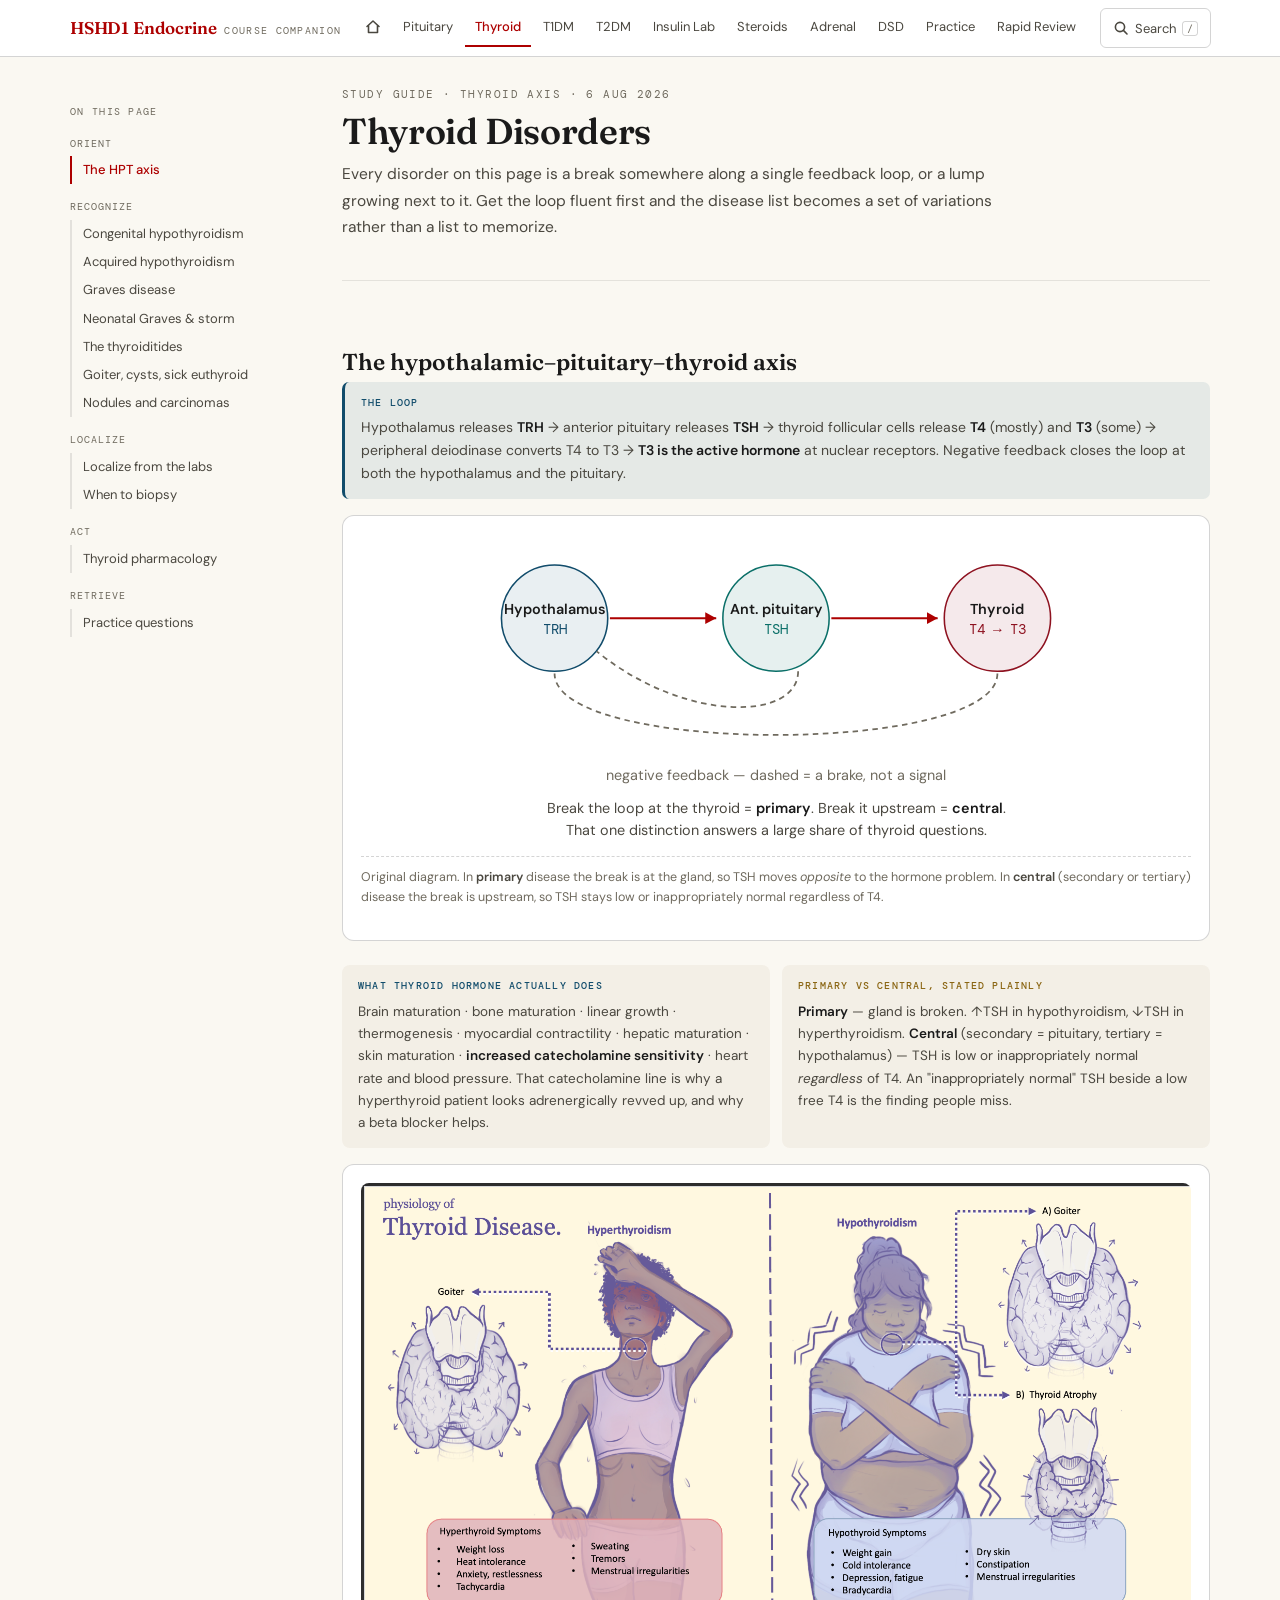
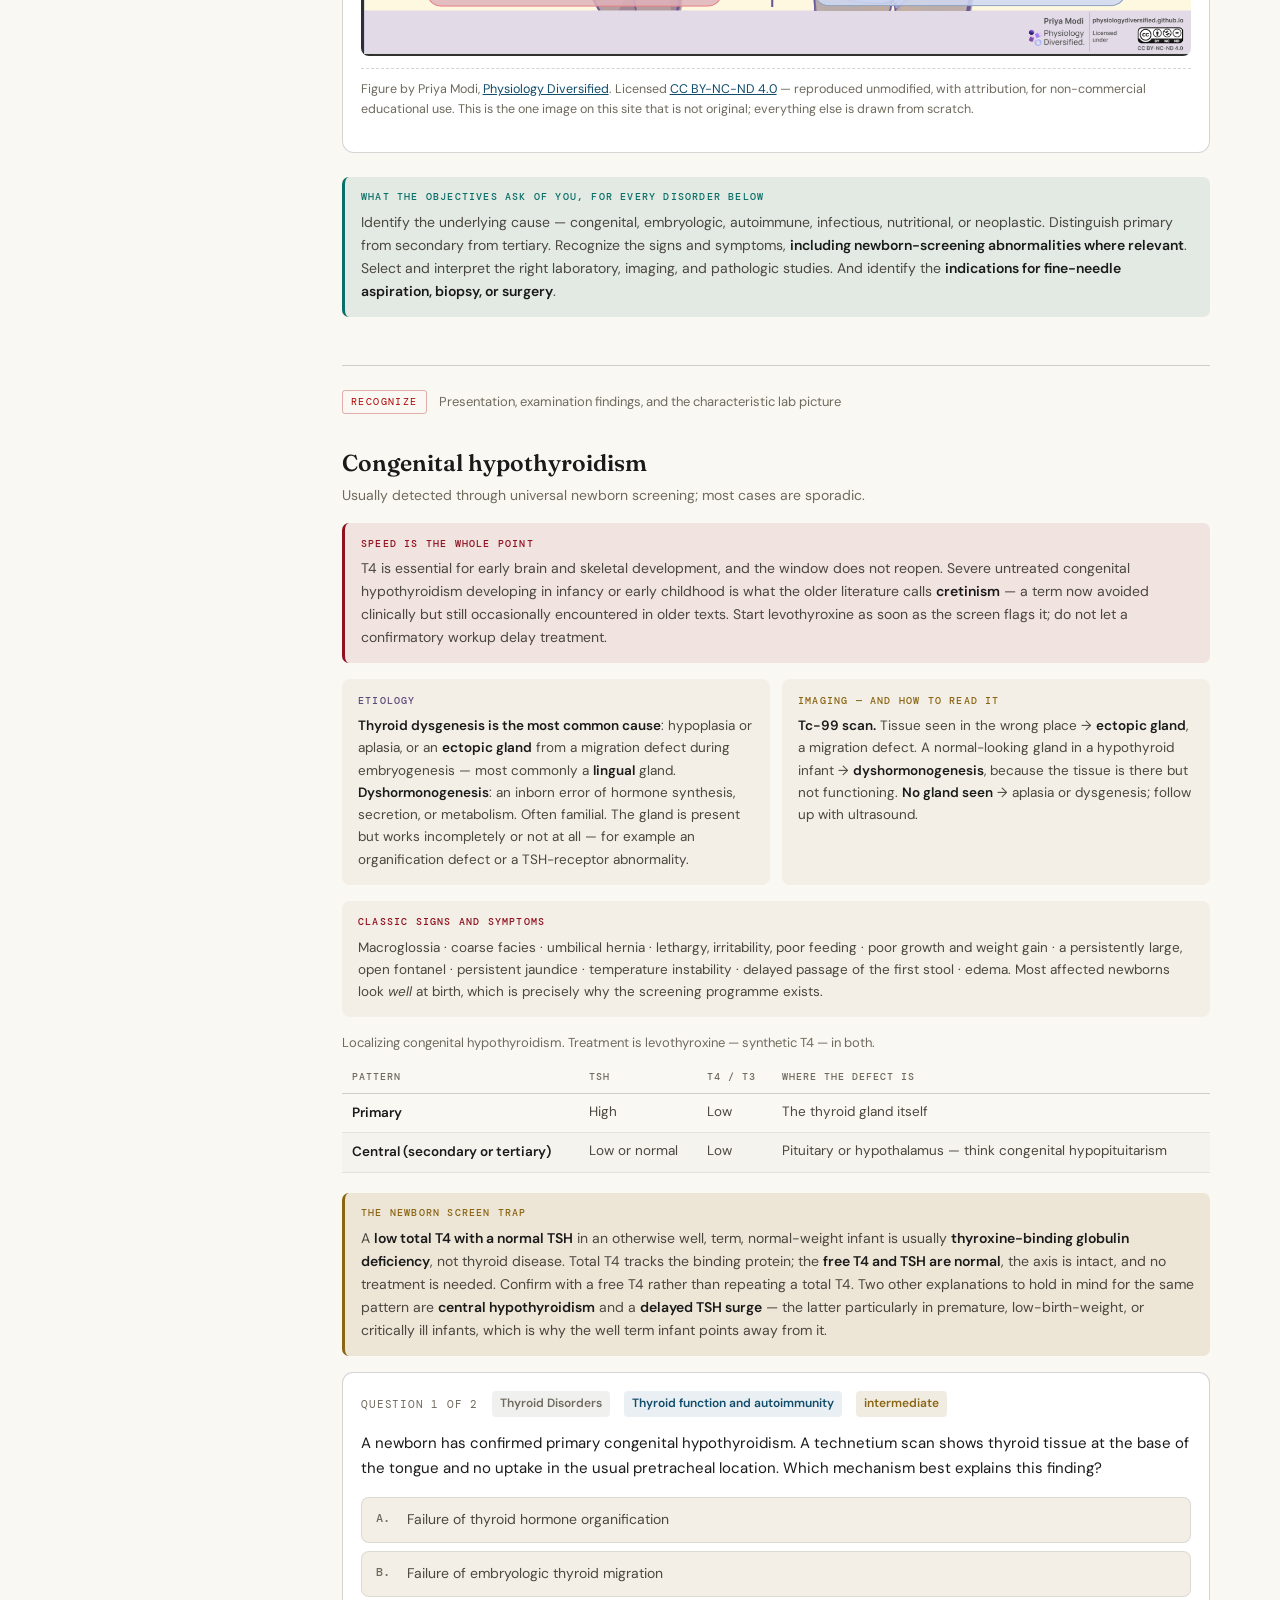
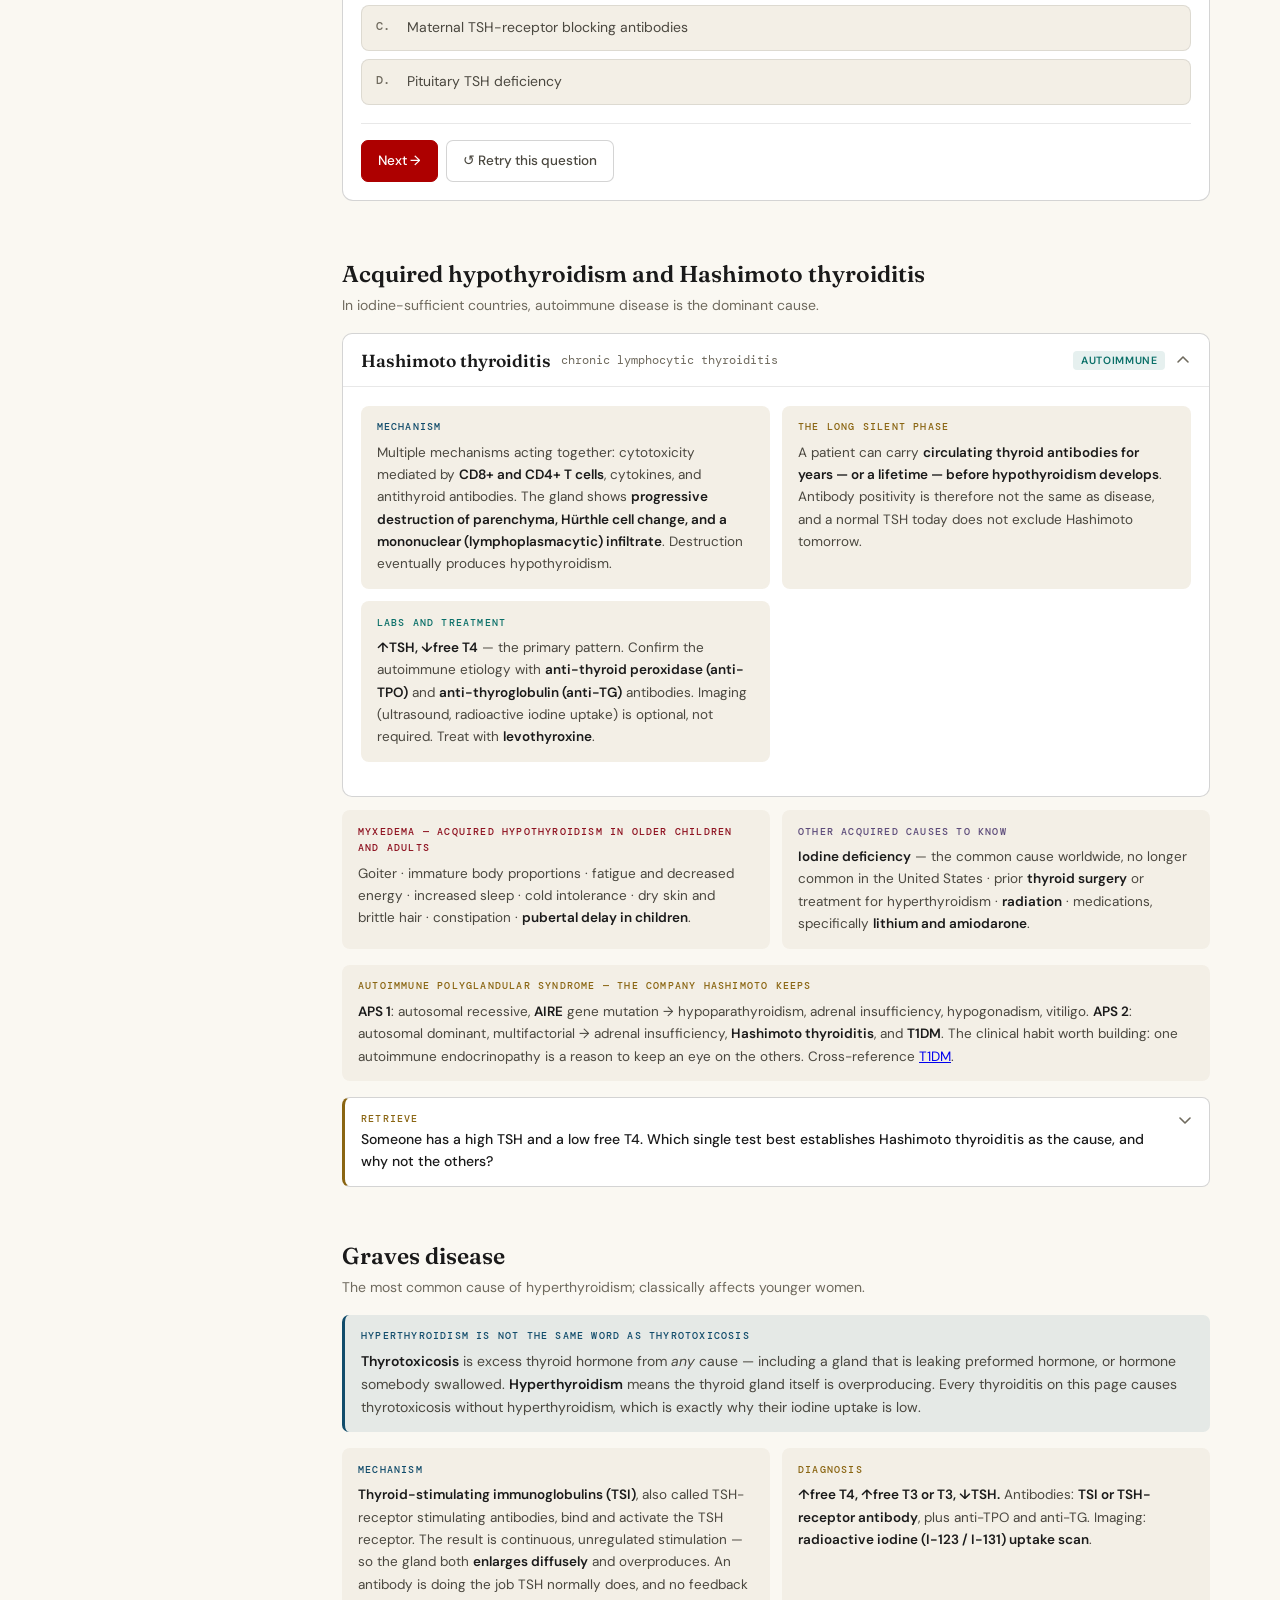
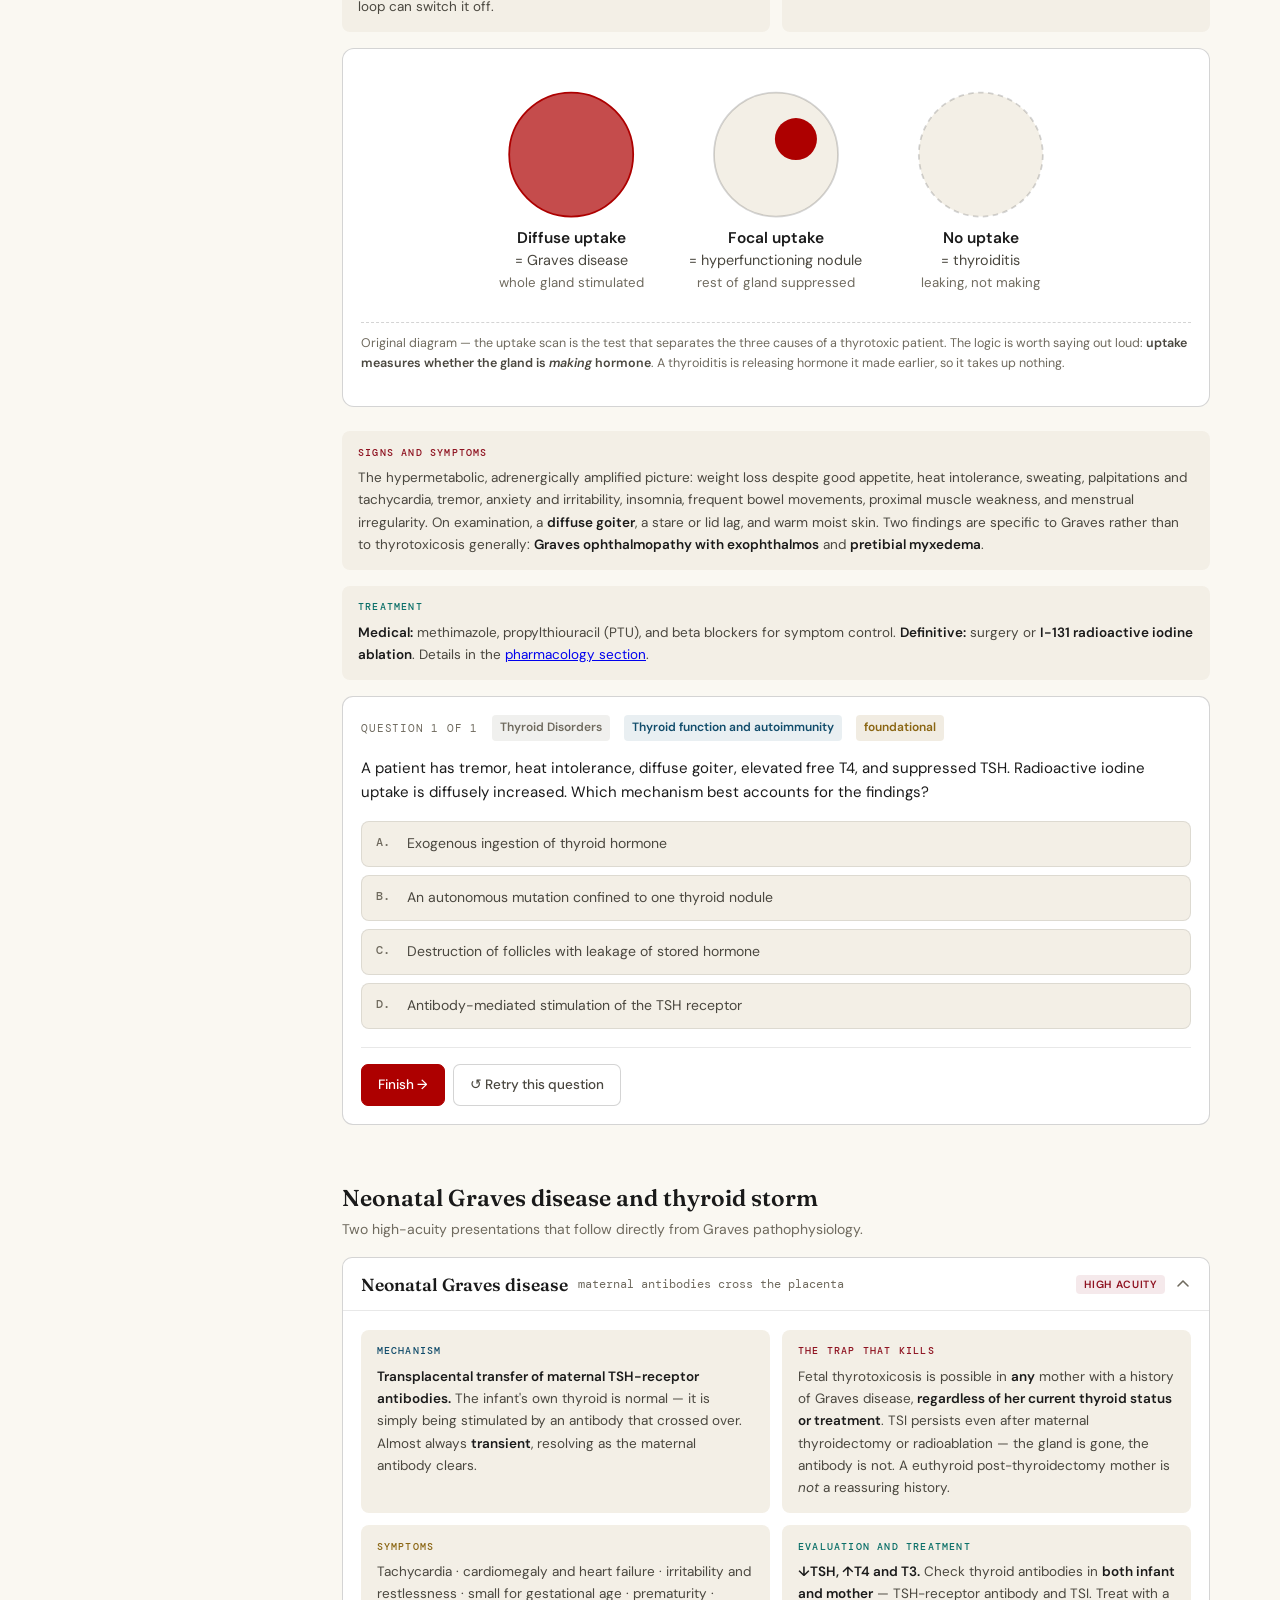
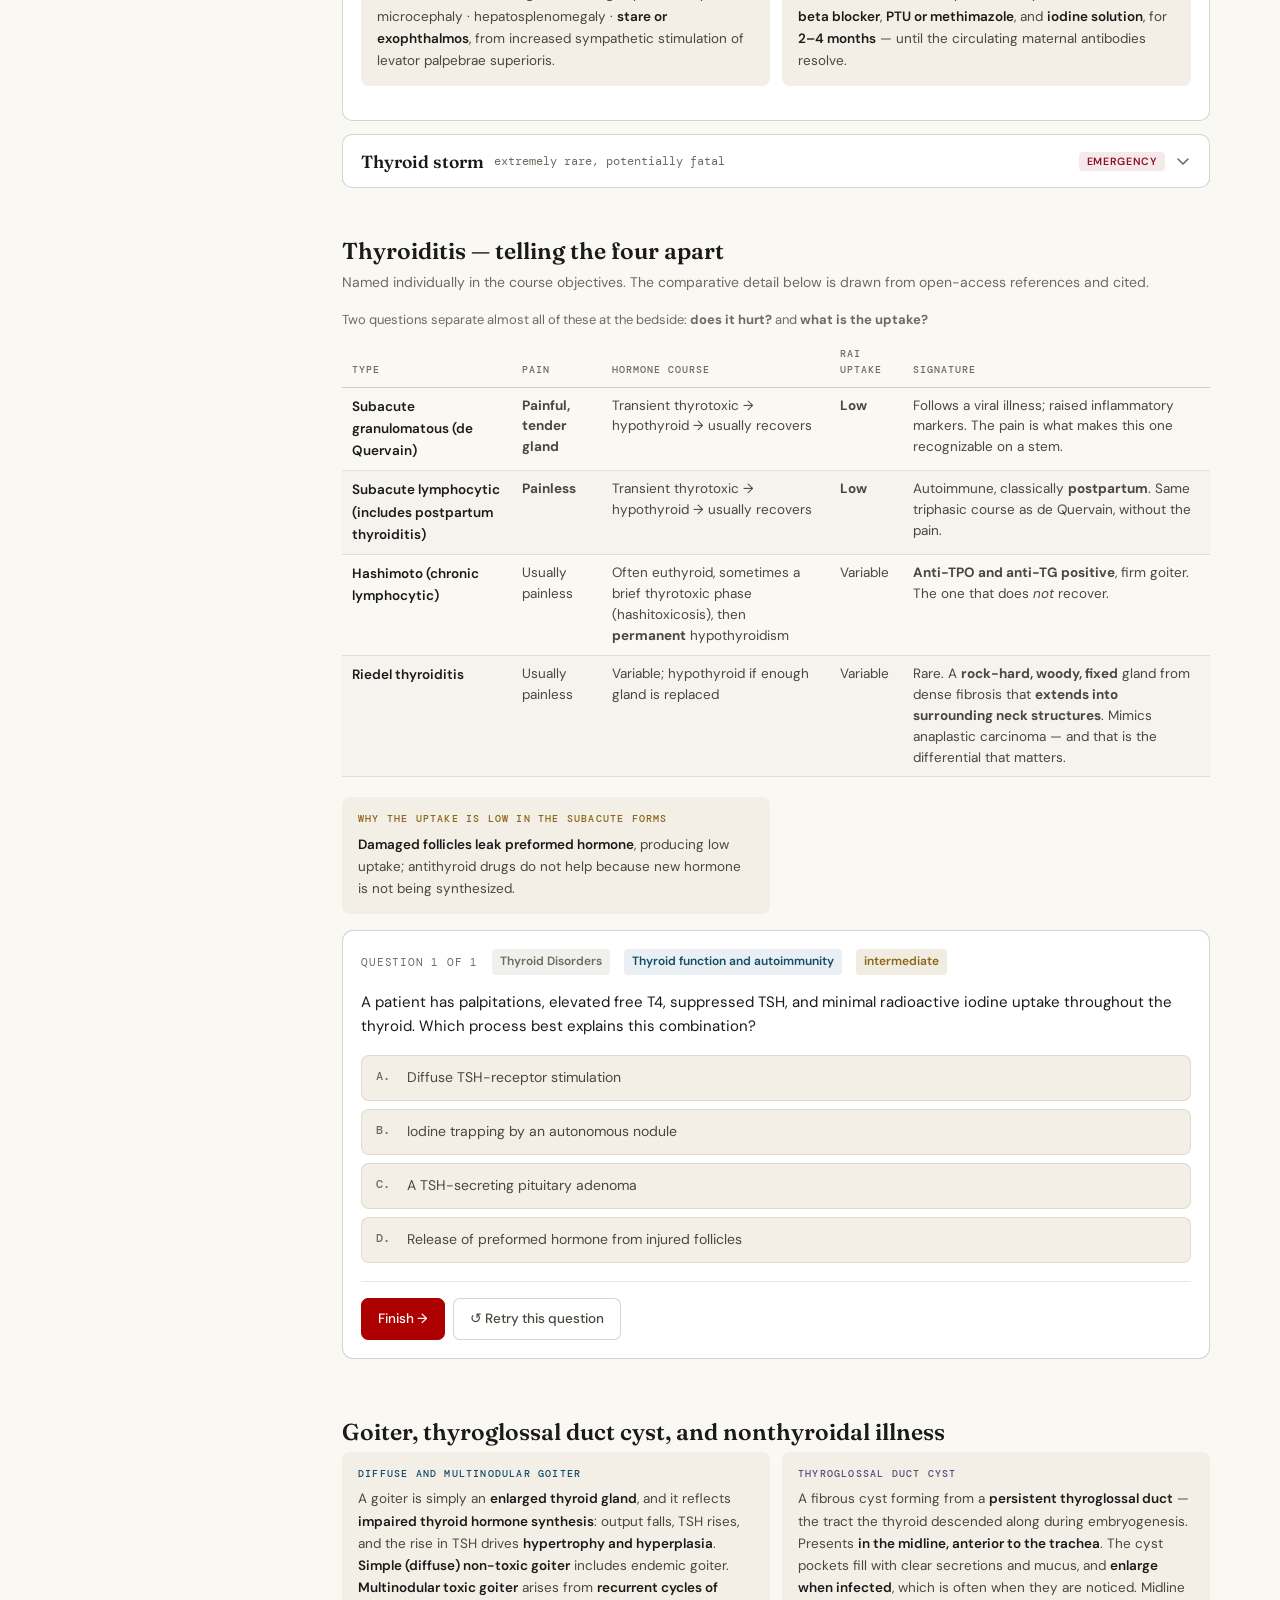
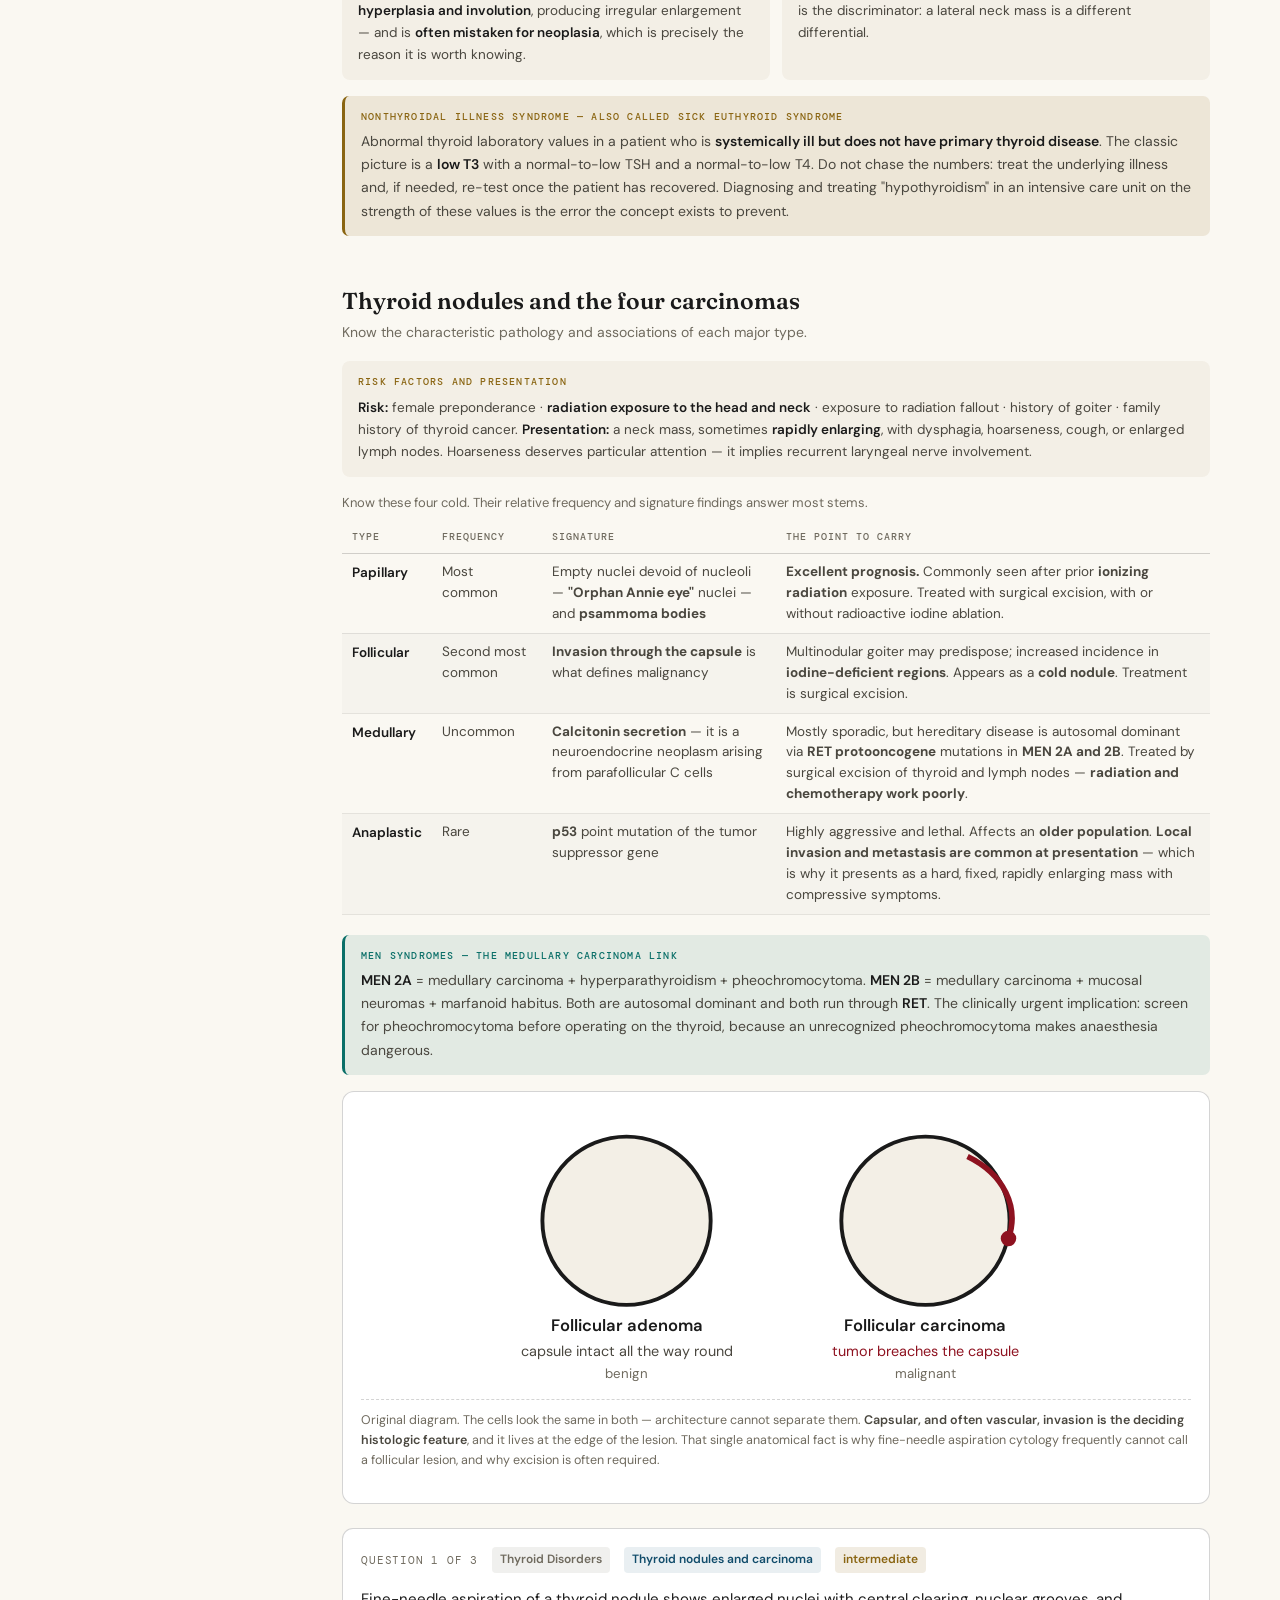
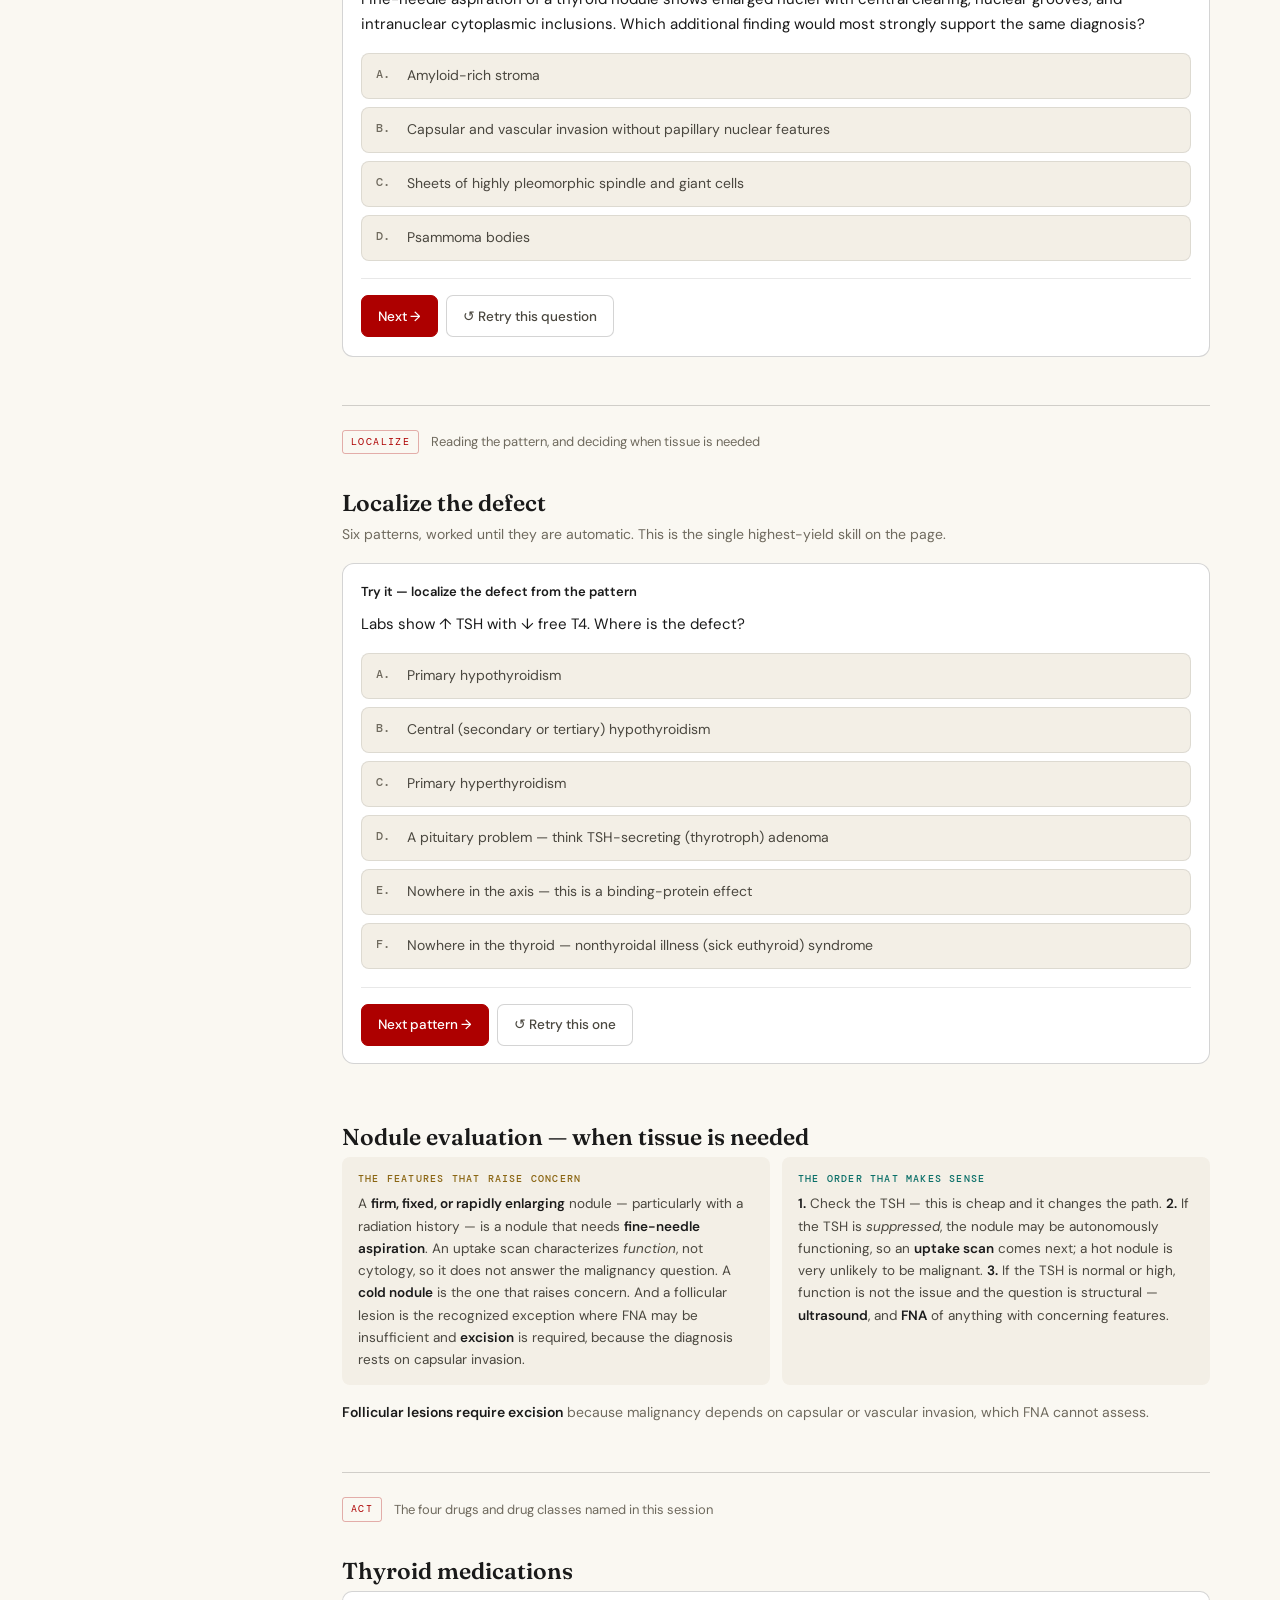
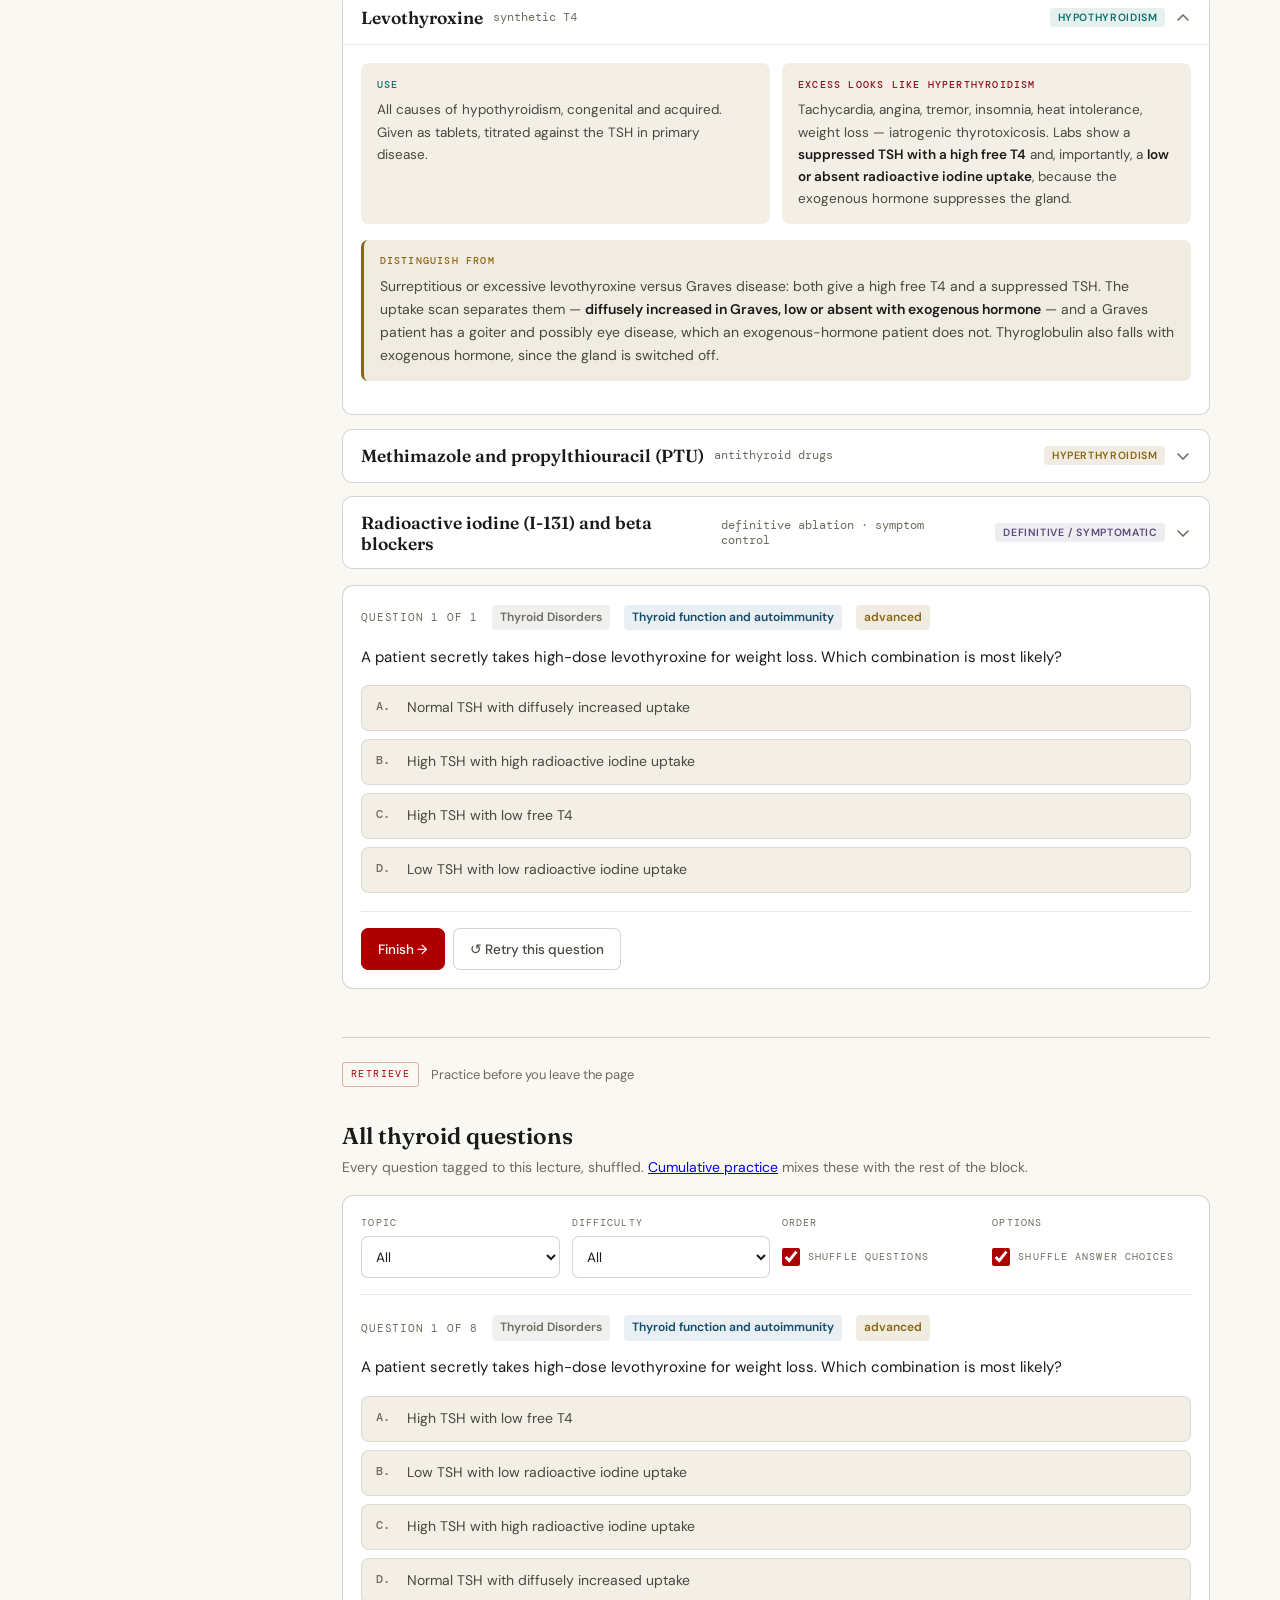
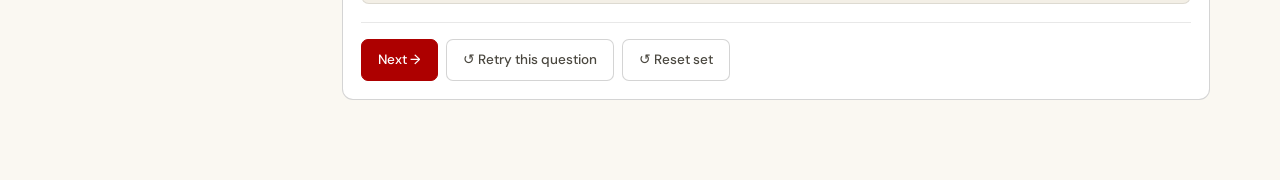
<file: thyroid.html>
<!DOCTYPE html>
<html lang="en">
<head>
<meta charset="utf-8">
<meta name="viewport" content="width=device-width, initial-scale=1">
<title>Thyroid Disorders — HSHD1 Endocrine Course Companion</title>
<meta name="description" content="Thyroid disorders organized around one feedback loop: congenital and acquired hypothyroidism, Graves disease, the thyroiditides, goiter, nodules, and the four carcinomas.">
<link rel="preconnect" href="https://fonts.googleapis.com">
<link rel="preconnect" href="https://fonts.gstatic.com" crossorigin>
<link href="https://fonts.googleapis.com/css2?family=DM+Mono:wght@400;500&family=DM+Sans:wght@400;500;600&family=Fraunces:opsz,wght@9..144,500;9..144,600&display=swap" rel="stylesheet">
<link rel="stylesheet" href="assets/css/site.css?v=20260816c">
</head>
<body data-page="thyroid">
<a class="skip-link" href="#main">Skip to content</a>
<header class="site-header" id="site-header"></header>
<noscript><div style="max-width:1180px;margin:0 auto;padding:1rem 1.25rem"><p class="note note-amber"><span class="note-kind">JavaScript is off</span>The text below is complete and readable, but the navigation, search, interactive figures, and practice questions need JavaScript. <a href="index.html">Back to the home page</a>.</p></div></noscript>

<div class="page">
  <nav class="toc" id="page-toc" aria-label="Sections of this page"></nav>

  <main class="content" id="main" tabindex="-1">

    <div class="page-head">
      <p class="eyebrow">Study guide · Thyroid axis · 6 Aug 2026</p>
      <h1>Thyroid Disorders</h1>
      <p class="lede">Every disorder on this page is a break somewhere along a single feedback loop, or a lump growing next to it.
        Get the loop fluent first and the disease list becomes a set of variations rather than a list to memorize.</p>
      <div class="toc-mobile" id="page-toc-mobile"></div>
    </div>

    <section class="section" id="orient" data-toc="The HPT axis" data-phase="Orient">
      <h2>The hypothalamic–pituitary–thyroid axis</h2>

      <div class="note note-blue">
        <span class="note-kind">The loop</span>
        <p>Hypothalamus releases <strong>TRH</strong> → anterior pituitary releases <strong>TSH</strong> → thyroid follicular cells release
          <strong>T4</strong> (mostly) and <strong>T3</strong> (some) → peripheral deiodinase converts T4 to T3 → <strong>T3 is the active hormone</strong>
          at nuclear receptors. Negative feedback closes the loop at both the hypothalamus and the pituitary.</p>
      </div>

      <div class="figure">
        <svg class="svg-diagram-wide" viewBox="0 0 560 280" role="img" aria-labelledby="hpt-t hpt-d">
          <title id="hpt-t">The hypothalamic–pituitary–thyroid feedback loop</title>
          <desc id="hpt-d">The hypothalamus releases TRH to the anterior pituitary, which releases TSH to the thyroid, which releases T4 and some T3. Rising T4 and T3 feed back negatively on both the pituitary and the hypothalamus, shown as gray dashed inhibition lines. A break at the thyroid is primary disease and moves TSH in the opposite direction to the thyroid hormone. A break at the pituitary or hypothalamus is central disease and leaves TSH low or inappropriately normal regardless of the thyroid hormone level.</desc>

          <circle cx="80" cy="76" r="48" class="box-blue"/>
          <text x="80" y="72" text-anchor="middle" font-family="var(--font)" font-size="13" font-weight="600" fill="var(--text)">Hypothalamus</text>
          <text x="80" y="90" text-anchor="middle" font-family="var(--mono)" font-size="13" fill="var(--blue)">TRH</text>

          <circle cx="280" cy="76" r="48" class="box-teal"/>
          <text x="280" y="72" text-anchor="middle" font-family="var(--font)" font-size="13" font-weight="600" fill="var(--text)">Ant. pituitary</text>
          <text x="280" y="90" text-anchor="middle" font-family="var(--mono)" font-size="13" fill="var(--teal)">TSH</text>

          <circle cx="480" cy="76" r="48" class="box-red"/>
          <text x="480" y="72" text-anchor="middle" font-family="var(--font)" font-size="13" font-weight="600" fill="var(--text)">Thyroid</text>
          <text x="480" y="90" text-anchor="middle" font-family="var(--mono)" font-size="13" fill="var(--red)">T4 → T3</text>

          <line x1="130" y1="76" x2="226" y2="76" class="flow" marker-end="url(#thy-a)"/>
          <line x1="330" y1="76" x2="426" y2="76" class="flow" marker-end="url(#thy-a)"/>
          <defs><marker id="thy-a" markerWidth="7" markerHeight="7" refX="5.5" refY="3" orient="auto"><path d="M0,0 L5.5,3 L0,6 Z" fill="var(--accent)"/></marker></defs>

          <path d="M480 126 C 480 200, 80 200, 80 126" class="inhibit"/>
          <path d="M300 124 C 300 168, 200 172, 118 106" class="inhibit"/>
          <text x="280" y="222" text-anchor="middle" font-family="var(--font)" font-size="13" fill="var(--gray)">negative feedback — dashed = a brake, not a signal</text>

          <text x="280" y="252" text-anchor="middle" font-family="var(--font)" font-size="13" fill="var(--text2)">Break the loop at the thyroid = <tspan font-weight="600" fill="var(--text)">primary</tspan>. Break it upstream = <tspan font-weight="600" fill="var(--text)">central</tspan>.</text>
          <text x="280" y="272" text-anchor="middle" font-family="var(--font)" font-size="13" fill="var(--text2)">That one distinction answers a large share of thyroid questions.</text>
        </svg>
        <p class="figcaption">Original diagram. In <strong>primary</strong> disease the break is at the gland, so TSH moves <em>opposite</em> to the hormone problem.
          In <strong>central</strong> (secondary or tertiary) disease the break is upstream, so TSH stays low or inappropriately normal regardless of T4.</p>
      </div>

      <div class="grid">
        <div class="block">
          <div class="block-label blue">What thyroid hormone actually does</div>
          <div class="block-text">Brain maturation · bone maturation · linear growth · thermogenesis · myocardial contractility ·
            hepatic maturation · skin maturation · <strong>increased catecholamine sensitivity</strong> · heart rate and blood pressure.
            That catecholamine line is why a hyperthyroid patient looks adrenergically revved up, and why a beta blocker helps.</div>
        </div>
        <div class="block">
          <div class="block-label amber">Primary vs central, stated plainly</div>
          <div class="block-text"><strong>Primary</strong> — gland is broken. ↑TSH in hypothyroidism, ↓TSH in hyperthyroidism.
            <strong>Central</strong> (secondary = pituitary, tertiary = hypothalamus) — TSH is low or inappropriately normal <em>regardless</em> of T4.
            An "inappropriately normal" TSH beside a low free T4 is the finding people miss.</div>
        </div>
      </div>

      <div class="figure">
        <img src="assets/img/thyroid_disease_physiology_diversified.png" alt="Illustrated comparison of hyperthyroid and hypothyroid presentations, showing organ-by-organ effects and the mechanism by which goiter or glandular atrophy develops.">
        <p class="figcaption">Figure by Priya Modi, <a href="https://physiologydiversified.github.io/" target="_blank" rel="noopener noreferrer">Physiology Diversified</a>.
          Licensed <a href="https://creativecommons.org/licenses/by-nc-nd/4.0/" target="_blank" rel="noopener noreferrer">CC BY-NC-ND 4.0</a> — reproduced unmodified, with attribution, for non-commercial educational use.
          This is the one image on this site that is not original; everything else is drawn from scratch.</p>
      </div>

      <div class="note note-teal">
        <span class="note-kind">What the objectives ask of you, for every disorder below</span>
        <p>Identify the underlying cause — congenital, embryologic, autoimmune, infectious, nutritional, or neoplastic.
          Distinguish primary from secondary from tertiary. Recognize the signs and symptoms, <strong>including newborn-screening abnormalities where relevant</strong>.
          Select and interpret the right laboratory, imaging, and pathologic studies. And identify the
          <strong>indications for fine-needle aspiration, biopsy, or surgery</strong>.</p>
      </div>
    </section>

    <!-- ================================================================ -->
    <div class="phase-rule"><span class="phase-step">Recognize</span><span class="phase-what">Presentation, examination findings, and the characteristic lab picture</span></div>

    <section class="section" id="congenital" data-toc="Congenital hypothyroidism" data-phase="Recognize">
      <h2>Congenital hypothyroidism</h2>
      <p class="section-note">Usually detected through universal newborn screening; most cases are sporadic.</p>

      <div class="note note-red">
        <span class="note-kind">Speed is the whole point</span>
        <p>T4 is essential for early brain and skeletal development, and the window does not reopen.
          Severe untreated congenital hypothyroidism developing in infancy or early childhood is what the older literature calls
          <strong>cretinism</strong> — a term now avoided clinically but still occasionally encountered in older texts. Start levothyroxine as soon as the screen flags it; do not let a confirmatory workup delay treatment.</p>
      </div>

      <div class="grid">
        <div class="block">
          <div class="block-label purple">Etiology</div>
          <div class="block-text"><strong>Thyroid dysgenesis is the most common cause</strong>: hypoplasia or aplasia, or an <strong>ectopic gland</strong> from a migration defect
            during embryogenesis — most commonly a <strong>lingual</strong> gland.
            <strong>Dyshormonogenesis</strong>: an inborn error of hormone synthesis, secretion, or metabolism. Often familial. The gland is
            present but works incompletely or not at all — for example an organification defect or a TSH-receptor abnormality.</div>
        </div>
        <div class="block">
          <div class="block-label amber">Imaging — and how to read it</div>
          <div class="block-text"><strong>Tc-99 scan.</strong> Tissue seen in the wrong place → <strong>ectopic gland</strong>, a migration defect.
            A normal-looking gland in a hypothyroid infant → <strong>dyshormonogenesis</strong>, because the tissue is there but not functioning.
            <strong>No gland seen</strong> → aplasia or dysgenesis; follow up with ultrasound.</div>
        </div>
      </div>

      <div class="block" style="margin-bottom:1rem">
        <div class="block-label red">Classic signs and symptoms</div>
        <div class="block-text">Macroglossia · coarse facies · umbilical hernia · lethargy, irritability, poor feeding ·
          poor growth and weight gain · a persistently large, open fontanel · persistent jaundice · temperature instability ·
          delayed passage of the first stool · edema. Most affected newborns look <em>well</em> at birth, which is precisely why the
          screening programme exists.</div>
      </div>

      <div class="table-wrap" tabindex="0" role="region" aria-label="Congenital hypothyroidism lab patterns">
        <table>
          <caption>Localizing congenital hypothyroidism. Treatment is levothyroxine — synthetic T4 — in both.</caption>
          <thead><tr><th scope="col">Pattern</th><th scope="col">TSH</th><th scope="col">T4 / T3</th><th scope="col">Where the defect is</th></tr></thead>
          <tbody>
            <tr><th scope="row">Primary</th><td>High</td><td>Low</td><td>The thyroid gland itself</td></tr>
            <tr><th scope="row">Central (secondary or tertiary)</th><td>Low or normal</td><td>Low</td><td>Pituitary or hypothalamus — think congenital hypopituitarism</td></tr>
          </tbody>
        </table>
      </div>

      <div class="note note-amber">
        <span class="note-kind">The newborn screen trap</span>
        <p>A <strong>low total T4 with a normal TSH</strong> in an otherwise well, term, normal-weight infant is usually
          <strong>thyroxine-binding globulin deficiency</strong>, not thyroid disease. Total T4 tracks the binding protein; the
          <strong>free T4 and TSH are normal</strong>, the axis is intact, and no treatment is needed. Confirm with a free T4 rather than
          repeating a total T4. Two other explanations to hold in mind for the same pattern are <strong>central hypothyroidism</strong> and a
          <strong>delayed TSH surge</strong> — the latter particularly in premature, low-birth-weight, or critically ill infants, which is
          why the well term infant points away from it.</p>
      </div>

      <div class="quiz quiz-inline" data-quiz data-quiz-ids="THY-002,THY-001" data-quiz-toolbar="false"></div>
    </section>

    <!-- ================================================================ -->
    <section class="section" id="acquired" data-toc="Acquired hypothyroidism" data-phase="Recognize">
      <h2>Acquired hypothyroidism and Hashimoto thyroiditis</h2>
      <p class="section-note">In iodine-sufficient countries, autoimmune disease is the dominant cause.</p>

      <div class="card" data-disclosure data-open>
        <button class="card-toggle" type="button" data-disclosure-toggle>
          <span class="card-name">Hashimoto thyroiditis</span>
          <span class="card-aka">chronic lymphocytic thyroiditis</span>
          <span class="card-spacer"></span>
          <span class="tag tag-teal">Autoimmune</span>
          <svg class="card-chevron" viewBox="0 0 16 16" aria-hidden="true" focusable="false"><path d="M3 6l5 5 5-5" fill="none" stroke="currentColor" stroke-width="1.6" stroke-linecap="round" stroke-linejoin="round"/></svg>
        </button>
        <div class="card-body" data-disclosure-body>
          <div class="grid">
            <div class="block"><div class="block-label blue">Mechanism</div><div class="block-text">Multiple mechanisms acting together: cytotoxicity mediated by <strong>CD8+ and CD4+ T cells</strong>, cytokines, and antithyroid antibodies. The gland shows <strong>progressive destruction of parenchyma, Hürthle cell change, and a mononuclear (lymphoplasmacytic) infiltrate</strong>. Destruction eventually produces hypothyroidism.</div></div>
            <div class="block"><div class="block-label amber">The long silent phase</div><div class="block-text">A patient can carry <strong>circulating thyroid antibodies for years — or a lifetime — before hypothyroidism develops</strong>. Antibody positivity is therefore not the same as disease, and a normal TSH today does not exclude Hashimoto tomorrow.</div></div>
            <div class="block"><div class="block-label teal">Labs and treatment</div><div class="block-text"><strong>↑TSH, ↓free T4</strong> — the primary pattern. Confirm the autoimmune etiology with <strong>anti-thyroid peroxidase (anti-TPO)</strong> and <strong>anti-thyroglobulin (anti-TG)</strong> antibodies. Imaging (ultrasound, radioactive iodine uptake) is optional, not required. Treat with <strong>levothyroxine</strong>.</div></div>
          </div>
        </div>
      </div>

      <div class="grid">
        <div class="block">
          <div class="block-label red">Myxedema — acquired hypothyroidism in older children and adults</div>
          <div class="block-text">Goiter · immature body proportions · fatigue and decreased energy · increased sleep ·
            cold intolerance · dry skin and brittle hair · constipation · <strong>pubertal delay in children</strong>.</div>
        </div>
        <div class="block">
          <div class="block-label purple">Other acquired causes to know</div>
          <div class="block-text"><strong>Iodine deficiency</strong> — the common cause worldwide, no longer common in the United States ·
            prior <strong>thyroid surgery</strong> or treatment for hyperthyroidism · <strong>radiation</strong> ·
            medications, specifically <strong>lithium and amiodarone</strong>.</div>
        </div>
      </div>

      <div class="block" style="margin-bottom:1rem">
        <div class="block-label amber">Autoimmune polyglandular syndrome — the company Hashimoto keeps</div>
        <div class="block-text"><strong>APS 1</strong>: autosomal recessive, <strong>AIRE</strong> gene mutation → hypoparathyroidism, adrenal insufficiency, hypogonadism, vitiligo.
          <strong>APS 2</strong>: autosomal dominant, multifactorial → adrenal insufficiency, <strong>Hashimoto thyroiditis</strong>, and <strong>T1DM</strong>.
          The clinical habit worth building: one autoimmune endocrinopathy is a reason to keep an eye on the others.
          Cross-reference <a href="type1.html#autoimmunity">T1DM</a>.</div>
      </div>

      <div class="recall" data-disclosure>
        <button class="recall-toggle" type="button" data-disclosure-toggle>
          <span><span class="recall-kind">Retrieve</span><span class="recall-q">Someone has a high TSH and a low free T4. Which single test best establishes Hashimoto thyroiditis as the cause, and why not the others?</span></span>
          <span class="card-spacer"></span>
          <svg class="card-chevron" viewBox="0 0 16 16" aria-hidden="true" focusable="false"><path d="M3 6l5 5 5-5" fill="none" stroke="currentColor" stroke-width="1.6" stroke-linecap="round" stroke-linejoin="round"/></svg>
        </button>
        <div class="recall-body" data-disclosure-body>
          <p><strong>Anti-TPO antibody.</strong> The TSH and free T4 have already localized the problem to the gland; the remaining question is <em>why</em>,
            and anti-TPO answers it serologically. <strong>TSI</strong> is the Graves antibody — wrong direction of disease.
            A <strong>radioactive iodine uptake scan</strong> belongs to the hyperthyroid workup, where it separates Graves from a toxic nodule from
            thyroiditis. <strong>Free T3</strong> tells you about severity, not etiology, and is often not even ordered.</p>
        </div>
      </div>
    </section>

    <!-- ================================================================ -->
    <section class="section" id="graves" data-toc="Graves disease" data-phase="Recognize">
      <h2>Graves disease</h2>
      <p class="section-note">The most common cause of hyperthyroidism; classically affects younger women.</p>

      <div class="note note-blue">
        <span class="note-kind">Hyperthyroidism is not the same word as thyrotoxicosis</span>
        <p><strong>Thyrotoxicosis</strong> is excess thyroid hormone from <em>any</em> cause — including a gland that is leaking preformed hormone,
          or hormone somebody swallowed. <strong>Hyperthyroidism</strong> means the thyroid gland itself is overproducing.
          Every thyroiditis on this page causes thyrotoxicosis without hyperthyroidism, which is exactly why their iodine uptake is low.</p>
      </div>

      <div class="grid">
        <div class="block">
          <div class="block-label blue">Mechanism</div>
          <div class="block-text"><strong>Thyroid-stimulating immunoglobulins (TSI)</strong>, also called TSH-receptor stimulating antibodies,
            bind and activate the TSH receptor. The result is continuous, unregulated stimulation — so the gland both
            <strong>enlarges diffusely</strong> and overproduces. An antibody is doing the job TSH normally does, and no feedback loop can switch it off.</div>
        </div>
        <div class="block">
          <div class="block-label amber">Diagnosis</div>
          <div class="block-text"><strong>↑free T4, ↑free T3 or T3, ↓TSH.</strong> Antibodies: <strong>TSI or TSH-receptor antibody</strong>,
            plus anti-TPO and anti-TG. Imaging: <strong>radioactive iodine (I-123 / I-131) uptake scan</strong>.</div>
        </div>
      </div>

      <div class="figure">
        <svg class="svg-diagram-wide" viewBox="0 0 560 220" role="img" aria-labelledby="rai-t rai-d">
          <title id="rai-t">Three radioactive iodine uptake patterns</title>
          <desc id="rai-d">Diffuse increased uptake across the whole gland indicates Graves disease. A single focal area of increased uptake with the rest of the gland suppressed indicates a hyperfunctioning nodule. Absent uptake indicates thyroiditis, where preformed hormone is leaking from a damaged gland that is not making new hormone.</desc>

          <circle cx="95" cy="80" r="56" fill="var(--accent)" opacity="0.7"/>
          <circle cx="95" cy="80" r="56" fill="none" stroke="var(--accent)" stroke-width="1.6"/>
          <text x="95" y="160" text-anchor="middle" font-family="var(--font)" font-size="14" font-weight="600" fill="var(--text)">Diffuse uptake</text>
          <text x="95" y="180" text-anchor="middle" font-family="var(--font)" font-size="13" fill="var(--text2)">= Graves disease</text>
          <text x="95" y="200" text-anchor="middle" font-family="var(--font)" font-size="12" fill="var(--text3)">whole gland stimulated</text>

          <circle cx="280" cy="80" r="56" fill="var(--bg3)" stroke="var(--border2)" stroke-width="1.6"/>
          <circle cx="298" cy="66" r="19" fill="var(--accent)"/>
          <text x="280" y="160" text-anchor="middle" font-family="var(--font)" font-size="14" font-weight="600" fill="var(--text)">Focal uptake</text>
          <text x="280" y="180" text-anchor="middle" font-family="var(--font)" font-size="13" fill="var(--text2)">= hyperfunctioning nodule</text>
          <text x="280" y="200" text-anchor="middle" font-family="var(--font)" font-size="12" fill="var(--text3)">rest of gland suppressed</text>

          <circle cx="465" cy="80" r="56" fill="var(--bg3)" stroke="var(--border2)" stroke-width="1.6" stroke-dasharray="5 4"/>
          <text x="465" y="160" text-anchor="middle" font-family="var(--font)" font-size="14" font-weight="600" fill="var(--text)">No uptake</text>
          <text x="465" y="180" text-anchor="middle" font-family="var(--font)" font-size="13" fill="var(--text2)">= thyroiditis</text>
          <text x="465" y="200" text-anchor="middle" font-family="var(--font)" font-size="12" fill="var(--text3)">leaking, not making</text>
        </svg>
        <p class="figcaption">Original diagram — the uptake scan is the test that separates the three causes of a thyrotoxic patient.
          The logic is worth saying out loud: <strong>uptake measures whether the gland is <em>making</em> hormone</strong>. A thyroiditis is releasing
          hormone it made earlier, so it takes up nothing.</p>
      </div>

      <div class="block" style="margin-bottom:1rem">
        <div class="block-label red">Signs and symptoms</div>
        <div class="block-text">The hypermetabolic, adrenergically amplified picture: weight loss despite good appetite, heat intolerance,
          sweating, palpitations and tachycardia, tremor, anxiety and irritability, insomnia, frequent bowel movements, proximal muscle weakness,
          and menstrual irregularity. On examination, a <strong>diffuse goiter</strong>, a stare or lid lag, and warm moist skin.
          Two findings are specific to Graves rather than to thyrotoxicosis generally: <strong>Graves ophthalmopathy with exophthalmos</strong>
          and <strong>pretibial myxedema</strong>.</div>
      </div>


      <div class="block" style="margin-bottom:1rem">
        <div class="block-label teal">Treatment</div>
        <div class="block-text"><strong>Medical:</strong> methimazole, propylthiouracil (PTU), and beta blockers for symptom control.
          <strong>Definitive:</strong> surgery or <strong>I-131 radioactive iodine ablation</strong>. Details in the <a href="#act">pharmacology section</a>.</div>
      </div>

      <div class="quiz quiz-inline" data-quiz data-quiz-ids="THY-003" data-quiz-toolbar="false"></div>
    </section>

    <!-- ================================================================ -->
    <section class="section" id="neonatal-storm" data-toc="Neonatal Graves &amp; storm" data-phase="Recognize">
      <h2>Neonatal Graves disease and thyroid storm</h2>
      <p class="section-note">Two high-acuity presentations that follow directly from Graves pathophysiology.</p>

      <div class="card" data-disclosure data-open>
        <button class="card-toggle" type="button" data-disclosure-toggle>
          <span class="card-name">Neonatal Graves disease</span>
          <span class="card-aka">maternal antibodies cross the placenta</span>
          <span class="card-spacer"></span>
          <span class="tag tag-red">High acuity</span>
          <svg class="card-chevron" viewBox="0 0 16 16" aria-hidden="true" focusable="false"><path d="M3 6l5 5 5-5" fill="none" stroke="currentColor" stroke-width="1.6" stroke-linecap="round" stroke-linejoin="round"/></svg>
        </button>
        <div class="card-body" data-disclosure-body>
          <div class="grid">
            <div class="block"><div class="block-label blue">Mechanism</div><div class="block-text"><strong>Transplacental transfer of maternal TSH-receptor antibodies.</strong> The infant's own thyroid is normal — it is simply being stimulated by an antibody that crossed over. Almost always <strong>transient</strong>, resolving as the maternal antibody clears.</div></div>
            <div class="block"><div class="block-label red">The trap that kills</div><div class="block-text">Fetal thyrotoxicosis is possible in <strong>any</strong> mother with a history of Graves disease, <strong>regardless of her current thyroid status or treatment</strong>. TSI persists even after maternal thyroidectomy or radioablation — the gland is gone, the antibody is not. A euthyroid post-thyroidectomy mother is <em>not</em> a reassuring history.</div></div>
            <div class="block"><div class="block-label amber">Symptoms</div><div class="block-text">Tachycardia · cardiomegaly and heart failure · irritability and restlessness · small for gestational age · prematurity · microcephaly · hepatosplenomegaly · <strong>stare or exophthalmos</strong>, from increased sympathetic stimulation of levator palpebrae superioris.</div></div>
            <div class="block"><div class="block-label teal">Evaluation and treatment</div><div class="block-text"><strong>↓TSH, ↑T4 and T3.</strong> Check thyroid antibodies in <strong>both infant and mother</strong> — TSH-receptor antibody and TSI. Treat with a <strong>beta blocker</strong>, <strong>PTU or methimazole</strong>, and <strong>iodine solution</strong>, for <strong>2–4 months</strong> — until the circulating maternal antibodies resolve.</div></div>
          </div>
        </div>
      </div>

      <div class="card" data-disclosure>
        <button class="card-toggle" type="button" data-disclosure-toggle>
          <span class="card-name">Thyroid storm</span>
          <span class="card-aka">extremely rare, potentially fatal</span>
          <span class="card-spacer"></span>
          <span class="tag tag-red">Emergency</span>
          <svg class="card-chevron" viewBox="0 0 16 16" aria-hidden="true" focusable="false"><path d="M3 6l5 5 5-5" fill="none" stroke="currentColor" stroke-width="1.6" stroke-linecap="round" stroke-linejoin="round"/></svg>
        </button>
        <div class="card-body" data-disclosure-body>
          <div class="note note-red">
            <span class="note-kind">The pattern to recognize</span>
            <p>Occurs in <strong>untreated or undertreated</strong> hyperthyroidism, typically with a <strong>precipitating event such as surgery or infection</strong>.
              It is a hypermetabolic state: <strong>fever, tachycardia, nausea and vomiting, agitation, psychosis</strong> — progressing in the late stage to
              <strong>stupor, coma, and hypotension</strong>. The transition from agitated and hypertensive to obtunded and hypotensive is the ominous one.</p>
          </div>
          <p class="prose">The reason a stressor precipitates it is worth holding: surgery or sepsis triggers a surge of catecholamines onto tissue that
            thyroid hormone has already made hypersensitive to them. That is also why a beta blocker is central to management.</p>
        </div>
      </div>
    </section>

    <!-- ================================================================ -->
    <section class="section" id="thyroiditis" data-toc="The thyroiditides" data-phase="Recognize">
      <h2>Thyroiditis — telling the four apart</h2>
      <p class="section-note">Named individually in the course objectives. The comparative detail below is drawn from open-access references and cited.</p>

      <div class="table-wrap" tabindex="0" role="region" aria-label="Comparison of the thyroiditides">
        <table>
          <caption>Two questions separate almost all of these at the bedside: <strong>does it hurt?</strong> and <strong>what is the uptake?</strong></caption>
          <thead>
            <tr><th scope="col">Type</th><th scope="col">Pain</th><th scope="col">Hormone course</th><th scope="col">RAI uptake</th><th scope="col">Signature</th></tr>
          </thead>
          <tbody>
            <tr><th scope="row">Subacute granulomatous (de Quervain)</th><td><strong>Painful, tender gland</strong></td><td>Transient thyrotoxic → hypothyroid → usually recovers</td><td><strong>Low</strong></td><td>Follows a viral illness; raised inflammatory markers. The pain is what makes this one recognizable on a stem.</td></tr>
            <tr><th scope="row">Subacute lymphocytic (includes postpartum thyroiditis)</th><td><strong>Painless</strong></td><td>Transient thyrotoxic → hypothyroid → usually recovers</td><td><strong>Low</strong></td><td>Autoimmune, classically <strong>postpartum</strong>. Same triphasic course as de Quervain, without the pain.</td></tr>
            <tr><th scope="row">Hashimoto (chronic lymphocytic)</th><td>Usually painless</td><td>Often euthyroid, sometimes a brief thyrotoxic phase (hashitoxicosis), then <strong>permanent</strong> hypothyroidism</td><td>Variable</td><td><strong>Anti-TPO and anti-TG positive</strong>, firm goiter. The one that does <em>not</em> recover.</td></tr>
            <tr><th scope="row">Riedel thyroiditis</th><td>Usually painless</td><td>Variable; hypothyroid if enough gland is replaced</td><td>Variable</td><td>Rare. A <strong>rock-hard, woody, fixed</strong> gland from dense fibrosis that <strong>extends into surrounding neck structures</strong>. Mimics anaplastic carcinoma — and that is the differential that matters.</td></tr>
          </tbody>
        </table>
      </div>

      <div class="grid">
        <div class="block">
          <div class="block-label amber">Why the uptake is low in the subacute forms</div>
          <div class="block-text"><strong>Damaged follicles leak preformed hormone</strong>, producing low uptake; antithyroid drugs do not help because new hormone is not being synthesized.</div>
        </div>
      </div>

      <div class="quiz quiz-inline" data-quiz data-quiz-ids="THY-004" data-quiz-toolbar="false"></div>
    </section>

    <!-- ================================================================ -->
    <section class="section" id="goiter" data-toc="Goiter, cysts, sick euthyroid" data-phase="Recognize">
      <h2>Goiter, thyroglossal duct cyst, and nonthyroidal illness</h2>

      <div class="grid">
        <div class="block">
          <div class="block-label blue">Diffuse and multinodular goiter</div>
          <div class="block-text">A goiter is simply an <strong>enlarged thyroid gland</strong>, and it reflects <strong>impaired thyroid hormone synthesis</strong>:
            output falls, TSH rises, and the rise in TSH drives <strong>hypertrophy and hyperplasia</strong>.
            <strong>Simple (diffuse) non-toxic goiter</strong> includes endemic goiter.
            <strong>Multinodular toxic goiter</strong> arises from <strong>recurrent cycles of hyperplasia and involution</strong>, producing irregular enlargement —
            and is <strong>often mistaken for neoplasia</strong>, which is precisely the reason it is worth knowing.</div>
        </div>
        <div class="block">
          <div class="block-label purple">Thyroglossal duct cyst</div>
          <div class="block-text">A fibrous cyst forming from a <strong>persistent thyroglossal duct</strong> — the tract the thyroid descended along during
            embryogenesis. Presents <strong>in the midline, anterior to the trachea</strong>. The cyst pockets fill with clear secretions and mucus,
            and <strong>enlarge when infected</strong>, which is often when they are noticed.
            Midline is the discriminator: a lateral neck mass is a different differential.</div>
        </div>
      </div>

      <div class="note note-amber">
        <span class="note-kind">Nonthyroidal illness syndrome — also called sick euthyroid syndrome</span>
        <p>Abnormal thyroid laboratory values in a patient who is <strong>systemically ill but does not have primary thyroid disease</strong>.
          The classic picture is a <strong>low T3</strong> with a normal-to-low TSH and a normal-to-low T4.
          Do not chase the numbers: treat the underlying illness and, if needed, re-test once the patient has recovered.
          Diagnosing and treating "hypothyroidism" in an intensive care unit on the strength of these values is the error the concept exists to prevent.</p>
      </div>
    </section>

    <!-- ================================================================ -->
    <section class="section" id="nodules" data-toc="Nodules and carcinomas" data-phase="Recognize">
      <h2>Thyroid nodules and the four carcinomas</h2>
      <p class="section-note">Know the characteristic pathology and associations of each major type.</p>

      <div class="block" style="margin-bottom:1rem">
        <div class="block-label amber">Risk factors and presentation</div>
        <div class="block-text"><strong>Risk:</strong> female preponderance · <strong>radiation exposure to the head and neck</strong> ·
          exposure to radiation fallout · history of goiter · family history of thyroid cancer.
          <strong>Presentation:</strong> a neck mass, sometimes <strong>rapidly enlarging</strong>, with dysphagia, hoarseness, cough, or
          enlarged lymph nodes. Hoarseness deserves particular attention — it implies recurrent laryngeal nerve involvement.</div>
      </div>

      <div class="table-wrap" tabindex="0" role="region" aria-label="The four thyroid carcinomas">
        <table>
          <caption>Know these four cold. Their relative frequency and signature findings answer most stems.</caption>
          <thead><tr><th scope="col">Type</th><th scope="col">Frequency</th><th scope="col">Signature</th><th scope="col">The point to carry</th></tr></thead>
          <tbody>
            <tr><th scope="row">Papillary</th><td>Most common</td><td>Empty nuclei devoid of nucleoli — <strong>"Orphan Annie eye"</strong> nuclei — and <strong>psammoma bodies</strong></td><td><strong>Excellent prognosis.</strong> Commonly seen after prior <strong>ionizing radiation</strong> exposure. Treated with surgical excision, with or without radioactive iodine ablation.</td></tr>
            <tr><th scope="row">Follicular</th><td>Second most common</td><td><strong>Invasion through the capsule</strong> is what defines malignancy</td><td>Multinodular goiter may predispose; increased incidence in <strong>iodine-deficient regions</strong>. Appears as a <strong>cold nodule</strong>. Treatment is surgical excision.</td></tr>
            <tr><th scope="row">Medullary</th><td>Uncommon</td><td><strong>Calcitonin secretion</strong> — it is a neuroendocrine neoplasm arising from parafollicular C cells</td><td>Mostly sporadic, but hereditary disease is autosomal dominant via <strong>RET protooncogene</strong> mutations in <strong>MEN 2A and 2B</strong>. Treated by surgical excision of thyroid and lymph nodes — <strong>radiation and chemotherapy work poorly</strong>.</td></tr>
            <tr><th scope="row">Anaplastic</th><td>Rare</td><td><strong>p53</strong> point mutation of the tumor suppressor gene</td><td>Highly aggressive and lethal. Affects an <strong>older population</strong>. <strong>Local invasion and metastasis are common at presentation</strong> — which is why it presents as a hard, fixed, rapidly enlarging mass with compressive symptoms.</td></tr>
          </tbody>
        </table>
      </div>

      <div class="note note-teal">
        <span class="note-kind">MEN syndromes — the medullary carcinoma link</span>
        <p><strong>MEN 2A</strong> = medullary carcinoma + hyperparathyroidism + pheochromocytoma.
          <strong>MEN 2B</strong> = medullary carcinoma + mucosal neuromas + marfanoid habitus.
          Both are autosomal dominant and both run through <strong>RET</strong>. The clinically urgent implication: screen for
          pheochromocytoma before operating on the thyroid, because an unrecognized pheochromocytoma makes anaesthesia dangerous.</p>
      </div>

      <div class="figure">
        <svg class="svg-diagram-wide" viewBox="0 0 560 250" role="img" aria-labelledby="cap-t cap-d">
          <title id="cap-t">Follicular adenoma versus follicular carcinoma</title>
          <desc id="cap-d">Two lesions with identical follicular architecture. In the adenoma the capsule is intact all the way around. In the carcinoma tumor tissue breaches the capsule. Because the deciding feature is at the capsule rather than within the cells, a fine-needle aspiration that samples only cells cannot distinguish them, and excision is needed.</desc>

          <circle cx="145" cy="100" r="76" fill="var(--bg3)" stroke="var(--text)" stroke-width="3.5"/>
          <text x="145" y="200" text-anchor="middle" font-family="var(--font)" font-size="15" font-weight="600" fill="var(--text)">Follicular adenoma</text>
          <text x="145" y="222" text-anchor="middle" font-family="var(--font)" font-size="13" fill="var(--text2)">capsule intact all the way round</text>
          <text x="145" y="242" text-anchor="middle" font-family="var(--font)" font-size="12" fill="var(--text3)">benign</text>

          <circle cx="415" cy="100" r="76" fill="var(--bg3)" stroke="var(--text)" stroke-width="3.5"/>
          <path d="M453 42 C 486 58, 500 88, 490 116" fill="none" stroke="var(--red)" stroke-width="5"/>
          <circle cx="490" cy="116" r="7" fill="var(--red)"/>
          <text x="415" y="200" text-anchor="middle" font-family="var(--font)" font-size="15" font-weight="600" fill="var(--text)">Follicular carcinoma</text>
          <text x="415" y="222" text-anchor="middle" font-family="var(--font)" font-size="13" fill="var(--red)">tumor breaches the capsule</text>
          <text x="415" y="242" text-anchor="middle" font-family="var(--font)" font-size="12" fill="var(--text3)">malignant</text>
        </svg>
        <p class="figcaption">Original diagram. The cells look the same in both — architecture cannot separate them.
          <strong>Capsular, and often vascular, invasion is the deciding histologic feature</strong>, and it lives at the edge of the lesion.
          That single anatomical fact is why fine-needle aspiration cytology frequently cannot call a follicular lesion, and why excision is often required.</p>
      </div>

      <div class="quiz quiz-inline" data-quiz data-quiz-ids="THY-007,THY-006,THY-008" data-quiz-toolbar="false"></div>
    </section>

    <!-- ================================================================ -->
    <div class="phase-rule"><span class="phase-step">Localize</span><span class="phase-what">Reading the pattern, and deciding when tissue is needed</span></div>

    <section class="section" id="localize" data-toc="Localize from the labs" data-phase="Localize">
      <h2>Localize the defect</h2>
      <p class="section-note">Six patterns, worked until they are automatic. This is the single highest-yield skill on the page.</p>

      <div class="figure" data-fig="thyroid-localizer"></div>
    </section>

    <section class="section" id="fna" data-toc="When to biopsy" data-phase="Localize">
      <h2>Nodule evaluation — when tissue is needed</h2>

      <div class="grid">
        <div class="block">
          <div class="block-label amber">The features that raise concern</div>
          <div class="block-text">A <strong>firm, fixed, or rapidly enlarging</strong> nodule — particularly with a radiation history — is a nodule that needs
            <strong>fine-needle aspiration</strong>. An uptake scan characterizes <em>function</em>, not cytology, so it does not answer the malignancy question.
            A <strong>cold nodule</strong> is the one that raises concern. And a follicular lesion is the recognized exception where FNA may be
            insufficient and <strong>excision</strong> is required, because the diagnosis rests on capsular invasion.</div>
        </div>
        <div class="block">
          <div class="block-label teal">The order that makes sense</div>
          <div class="block-text"><strong>1.</strong> Check the TSH — this is cheap and it changes the path.
            <strong>2.</strong> If the TSH is <em>suppressed</em>, the nodule may be autonomously functioning, so an <strong>uptake scan</strong> comes next;
            a hot nodule is very unlikely to be malignant.
            <strong>3.</strong> If the TSH is normal or high, function is not the issue and the question is structural —
            <strong>ultrasound</strong>, and <strong>FNA</strong> of anything with concerning features.</div>
        </div>
      </div>

      <p class="section-note"><strong>Follicular lesions require excision</strong> because malignancy depends on capsular or vascular invasion, which FNA cannot assess.</p>
    </section>

    <!-- ================================================================ -->
    <div class="phase-rule"><span class="phase-step">Act</span><span class="phase-what">The four drugs and drug classes named in this session</span></div>

    <section class="section" id="act" data-toc="Thyroid pharmacology" data-phase="Act">
      <h2>Thyroid medications</h2>

      <div class="card" data-disclosure data-open>
        <button class="card-toggle" type="button" data-disclosure-toggle>
          <span class="card-name">Levothyroxine</span>
          <span class="card-aka">synthetic T4</span>
          <span class="card-spacer"></span>
          <span class="tag tag-teal">Hypothyroidism</span>
          <svg class="card-chevron" viewBox="0 0 16 16" aria-hidden="true" focusable="false"><path d="M3 6l5 5 5-5" fill="none" stroke="currentColor" stroke-width="1.6" stroke-linecap="round" stroke-linejoin="round"/></svg>
        </button>
        <div class="card-body" data-disclosure-body>
          <div class="grid">
            <div class="block"><div class="block-label teal">Use</div><div class="block-text">All causes of hypothyroidism, congenital and acquired. Given as tablets, titrated against the TSH in primary disease.</div></div>
            <div class="block"><div class="block-label red">Excess looks like hyperthyroidism</div><div class="block-text">Tachycardia, angina, tremor, insomnia, heat intolerance, weight loss — iatrogenic thyrotoxicosis. Labs show a <strong>suppressed TSH with a high free T4</strong> and, importantly, a <strong>low or absent radioactive iodine uptake</strong>, because the exogenous hormone suppresses the gland.</div></div>
          </div>
          <div class="note note-amber">
            <span class="note-kind">Distinguish from</span>
            <p>Surreptitious or excessive levothyroxine versus Graves disease: both give a high free T4 and a suppressed TSH.
              The uptake scan separates them — <strong>diffusely increased in Graves, low or absent with exogenous hormone</strong> —
              and a Graves patient has a goiter and possibly eye disease, which an exogenous-hormone patient does not.
              Thyroglobulin also falls with exogenous hormone, since the gland is switched off.</p>
          </div>
        </div>
      </div>

      <div class="card" data-disclosure>
        <button class="card-toggle" type="button" data-disclosure-toggle>
          <span class="card-name">Methimazole and propylthiouracil (PTU)</span>
          <span class="card-aka">antithyroid drugs</span>
          <span class="card-spacer"></span>
          <span class="tag tag-amber">Hyperthyroidism</span>
          <svg class="card-chevron" viewBox="0 0 16 16" aria-hidden="true" focusable="false"><path d="M3 6l5 5 5-5" fill="none" stroke="currentColor" stroke-width="1.6" stroke-linecap="round" stroke-linejoin="round"/></svg>
        </button>
        <div class="card-body" data-disclosure-body>
          <div class="grid">
            <div class="block"><div class="block-label blue">Mechanism</div><div class="block-text">Both <strong>block thyroid hormone synthesis</strong>. This is why they help in Graves disease, where the gland is overproducing, and why they are useless in a thyroiditis, where a damaged gland is leaking hormone it made earlier.</div></div>
            <div class="block"><div class="block-label teal">Which one, when</div><div class="block-text"><strong>Methimazole</strong> is the preferred antithyroid drug in general use. <strong>PTU</strong> is preferred in the <strong>first trimester of pregnancy</strong>, where methimazole carries a higher risk of congenital anomalies.</div></div>
            <div class="block"><div class="block-label red">PTU's own risk</div><div class="block-text"><strong>Hepatotoxicity, including hepatic failure.</strong> This is the trade-off for its safer first-trimester profile, and the reason PTU is not simply used for everyone.</div></div>
            <div class="block"><div class="block-label red">The shared serious risk: agranulocytosis</div><div class="block-text">Both drugs can cause <strong>agranulocytosis</strong>. Presentation is <strong>fever, severe sore throat, and oral ulceration</strong> — the classic teaching is that any patient on an antithyroid drug who develops fever and a sore throat needs an <strong>urgent white cell count</strong>, not reassurance.</div></div>
          </div>
          <div class="note note-amber">
            <span class="note-kind">Shared trait</span>
            <p>Both cross the placenta, so either can cause <strong>transient neonatal hypothyroidism</strong> regardless of which is chosen.</p>
          </div>
        </div>
      </div>

      <div class="card" data-disclosure>
        <button class="card-toggle" type="button" data-disclosure-toggle>
          <span class="card-name">Radioactive iodine (I-131) and beta blockers</span>
          <span class="card-aka">definitive ablation · symptom control</span>
          <span class="card-spacer"></span>
          <span class="tag tag-purple">Definitive / symptomatic</span>
          <svg class="card-chevron" viewBox="0 0 16 16" aria-hidden="true" focusable="false"><path d="M3 6l5 5 5-5" fill="none" stroke="currentColor" stroke-width="1.6" stroke-linecap="round" stroke-linejoin="round"/></svg>
        </button>
        <div class="card-body" data-disclosure-body>
          <div class="grid">
            <div class="block"><div class="block-label purple">I-131 ablation</div><div class="block-text">Definitive treatment for Graves hyperthyroidism. It works by being concentrated in the very cells that are overactive.
              The expected consequence is worth stating plainly: it <strong>trades hyperthyroidism for lifelong levothyroxine-dependent hypothyroidism</strong>. That is a successful outcome, not a complication.</div></div>
            <div class="block"><div class="block-label teal">Beta blockers — propranolol</div><div class="block-text">Control the adrenergic symptoms — tachycardia, tremor, anxiety — that thyroid hormone amplifies by increasing catecholamine sensitivity.
              Useful as a <strong>bridge</strong> while definitive treatment takes effect, and central to thyroid storm management. They do nothing to the underlying hormone excess.</div></div>
          </div>
        </div>
      </div>

      <div class="quiz quiz-inline" data-quiz data-quiz-ids="THY-010" data-quiz-toolbar="false"></div>
    </section>

    <!-- ================================================================ -->
    <div class="phase-rule"><span class="phase-step">Retrieve</span><span class="phase-what">Practice before you leave the page</span></div>

    <section class="section" id="retrieve" data-toc="Practice questions" data-phase="Retrieve">
      <h2>All thyroid questions</h2>
      <p class="section-note">Every question tagged to this lecture, shuffled. <a href="practice.html">Cumulative practice</a> mixes these with the rest of the block.</p>
      <div class="quiz" data-quiz data-quiz-lecture="Thyroid Disorders"></div>
    </section>

  </main>
</div>

<script src="assets/js/site.js?v=20260816c" defer></script>
<script src="assets/js/quiz.js?v=20260816c" defer></script>
<script src="assets/js/figures.js?v=20260816c" defer></script>
</body>
</html>
</file>
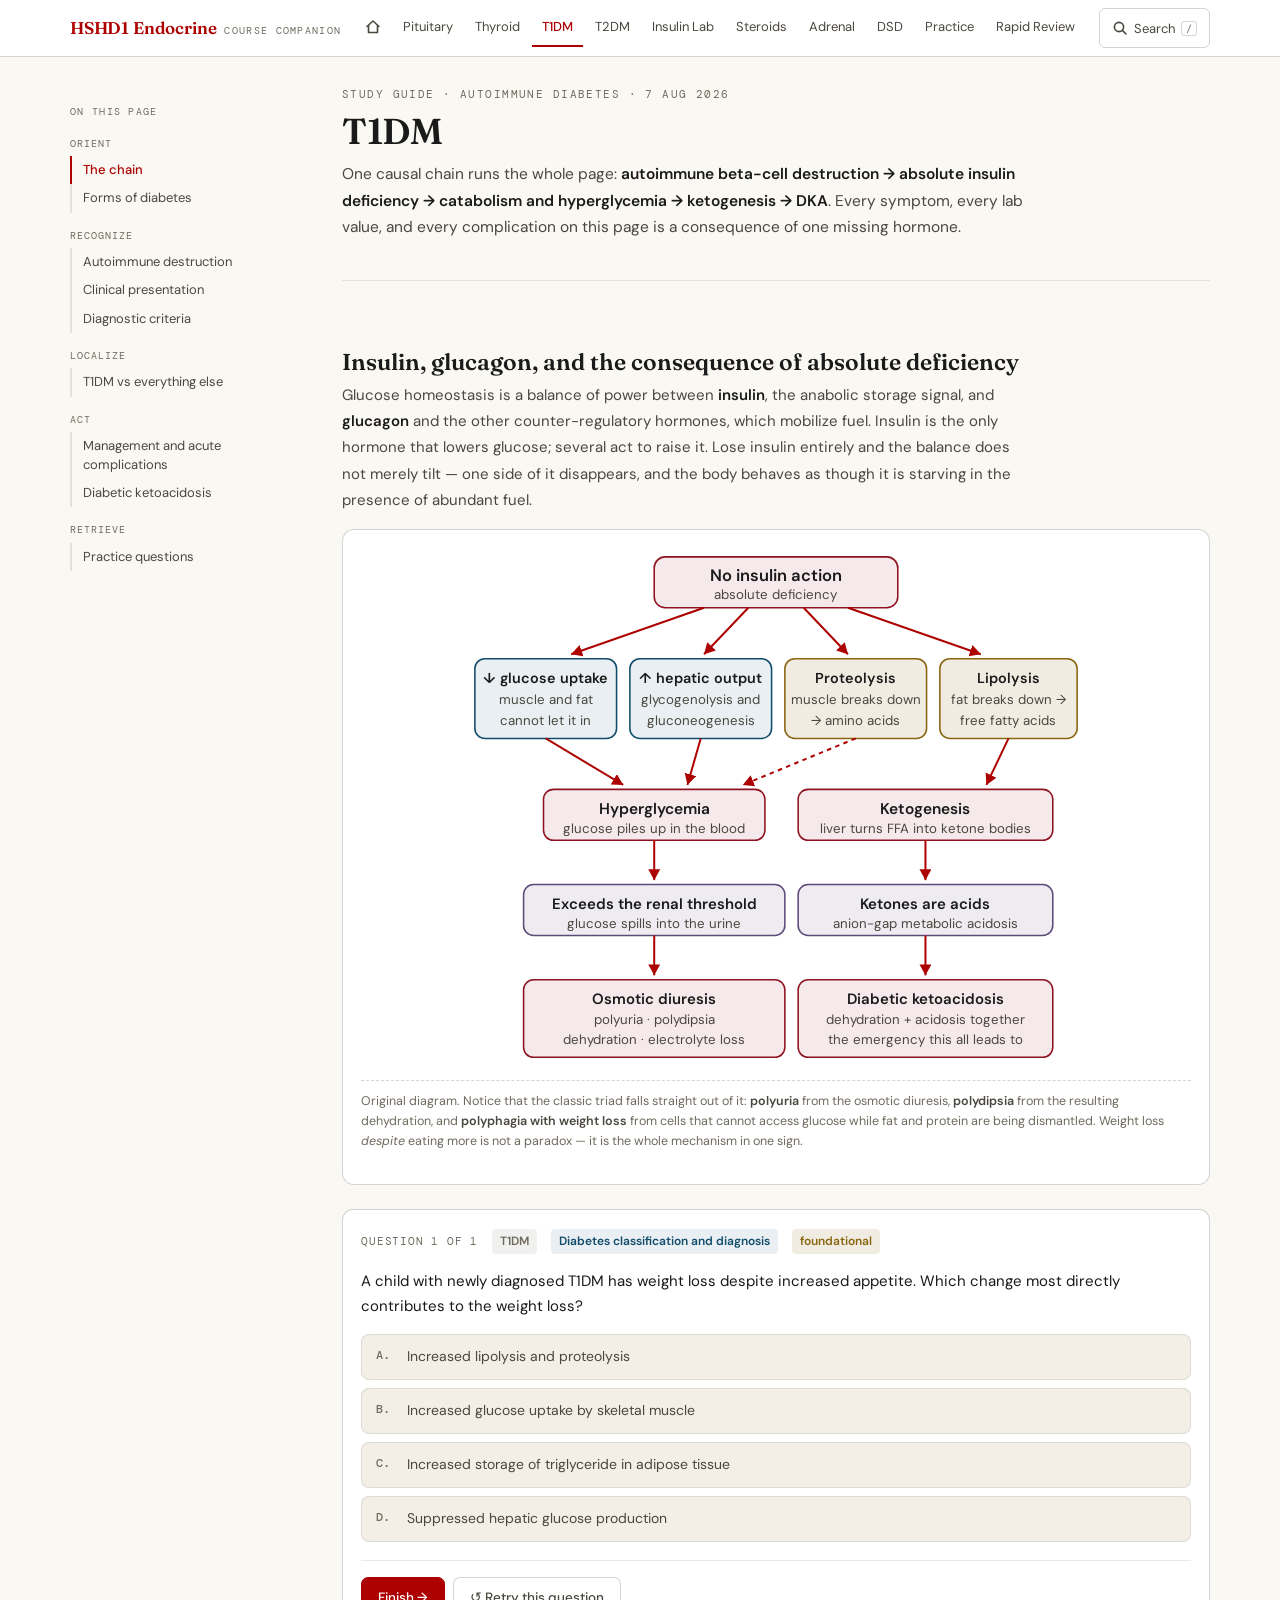
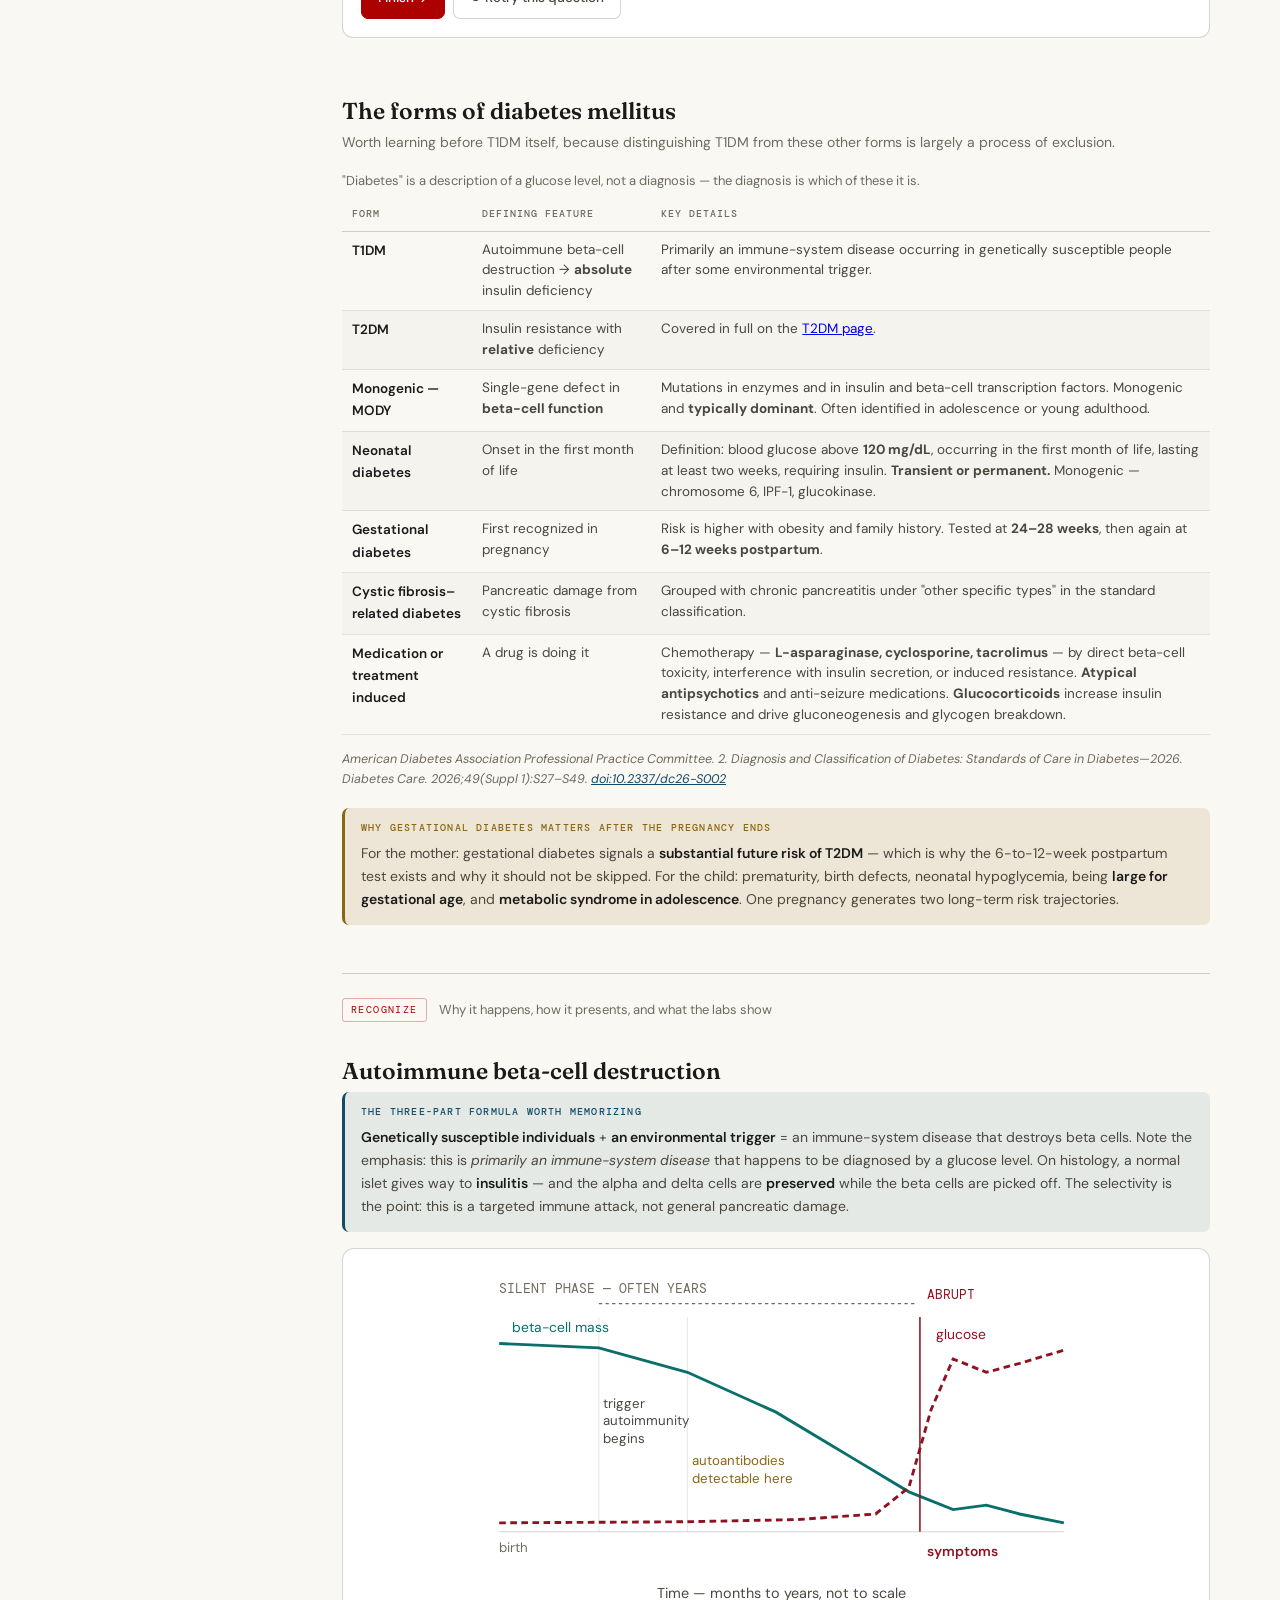
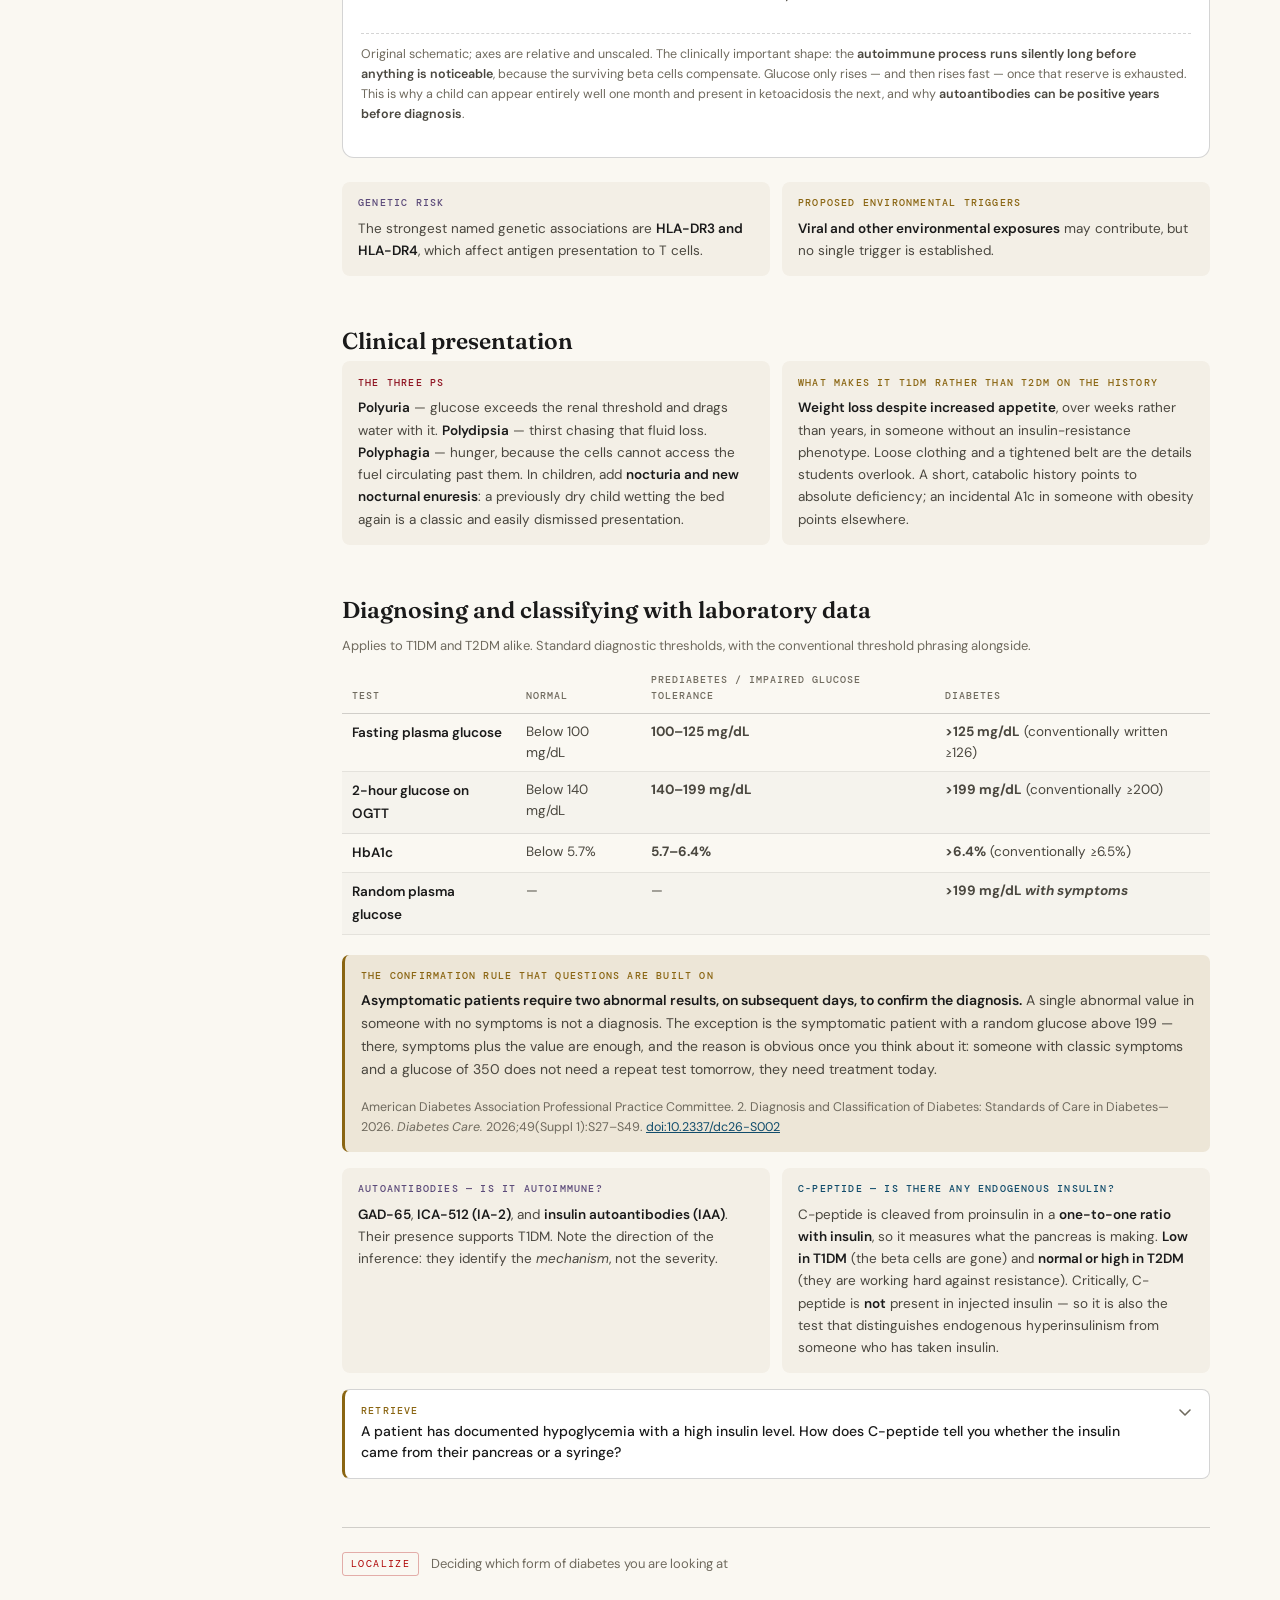
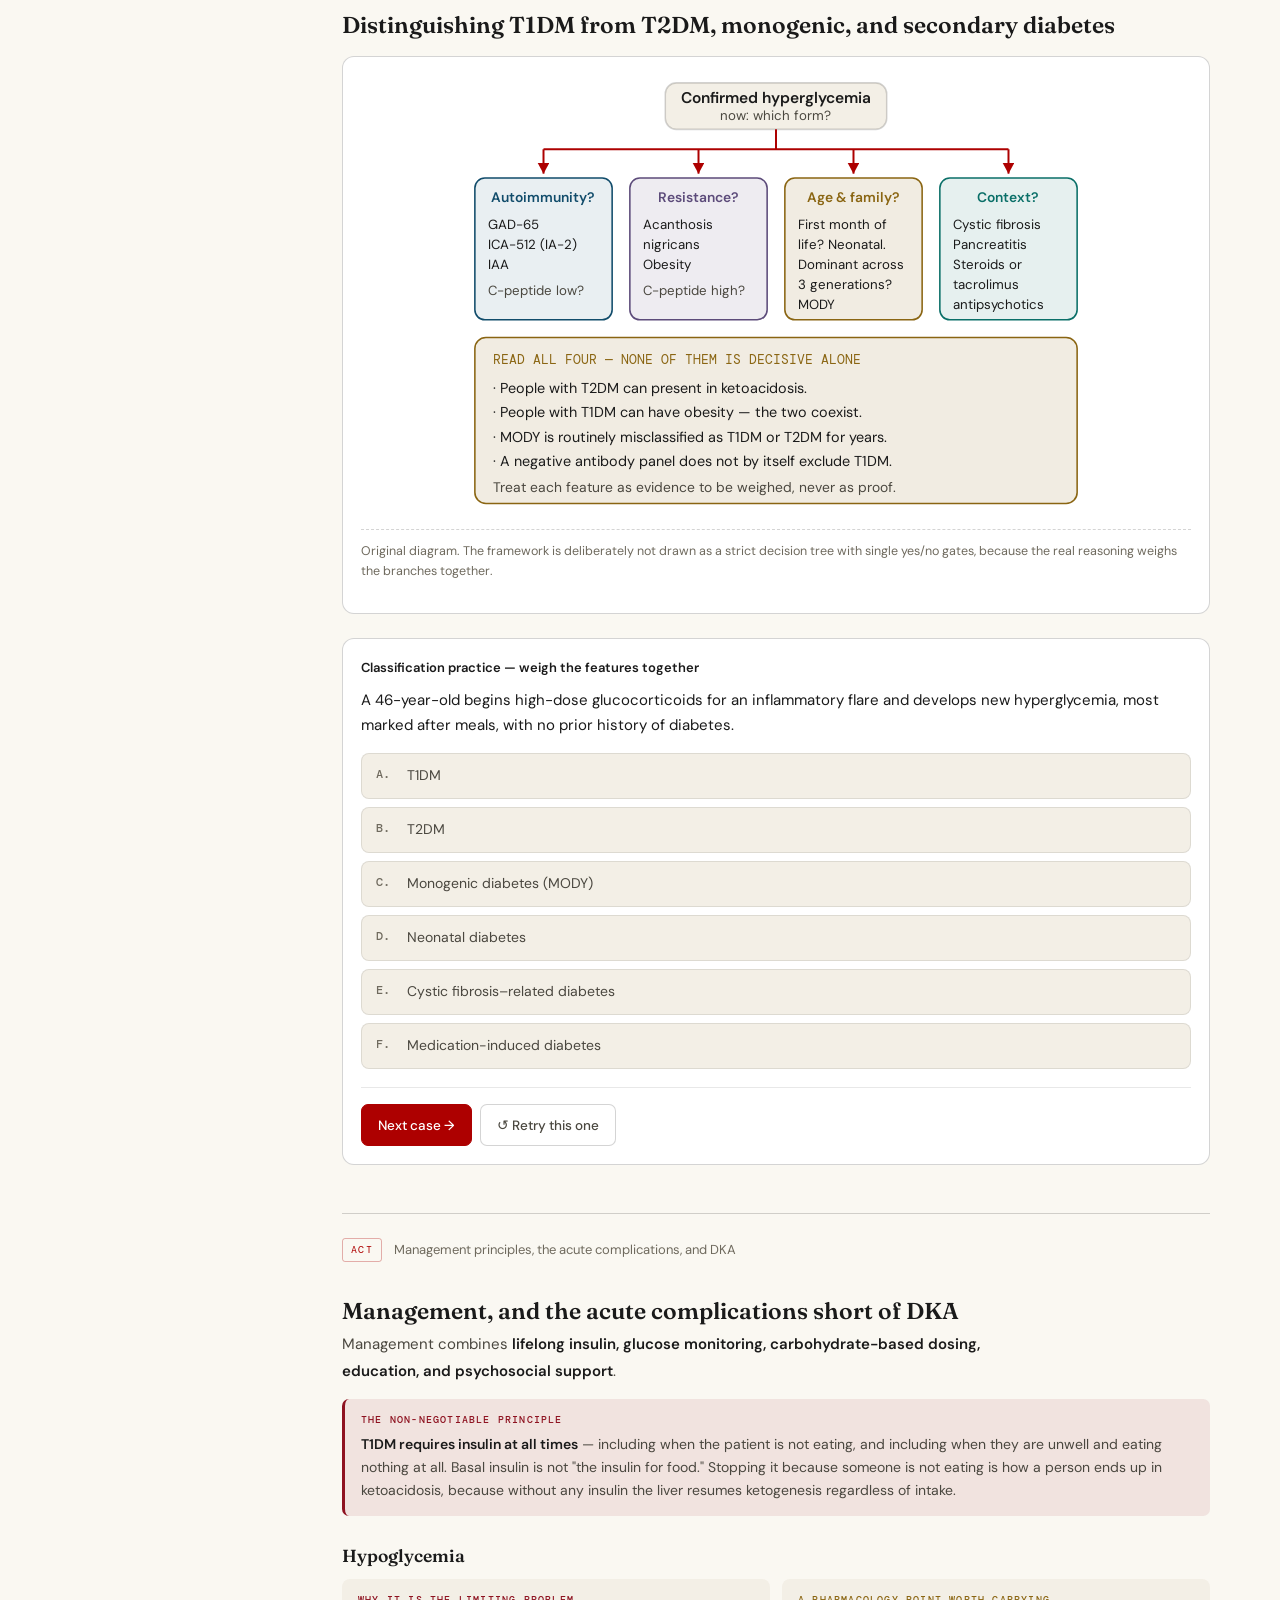
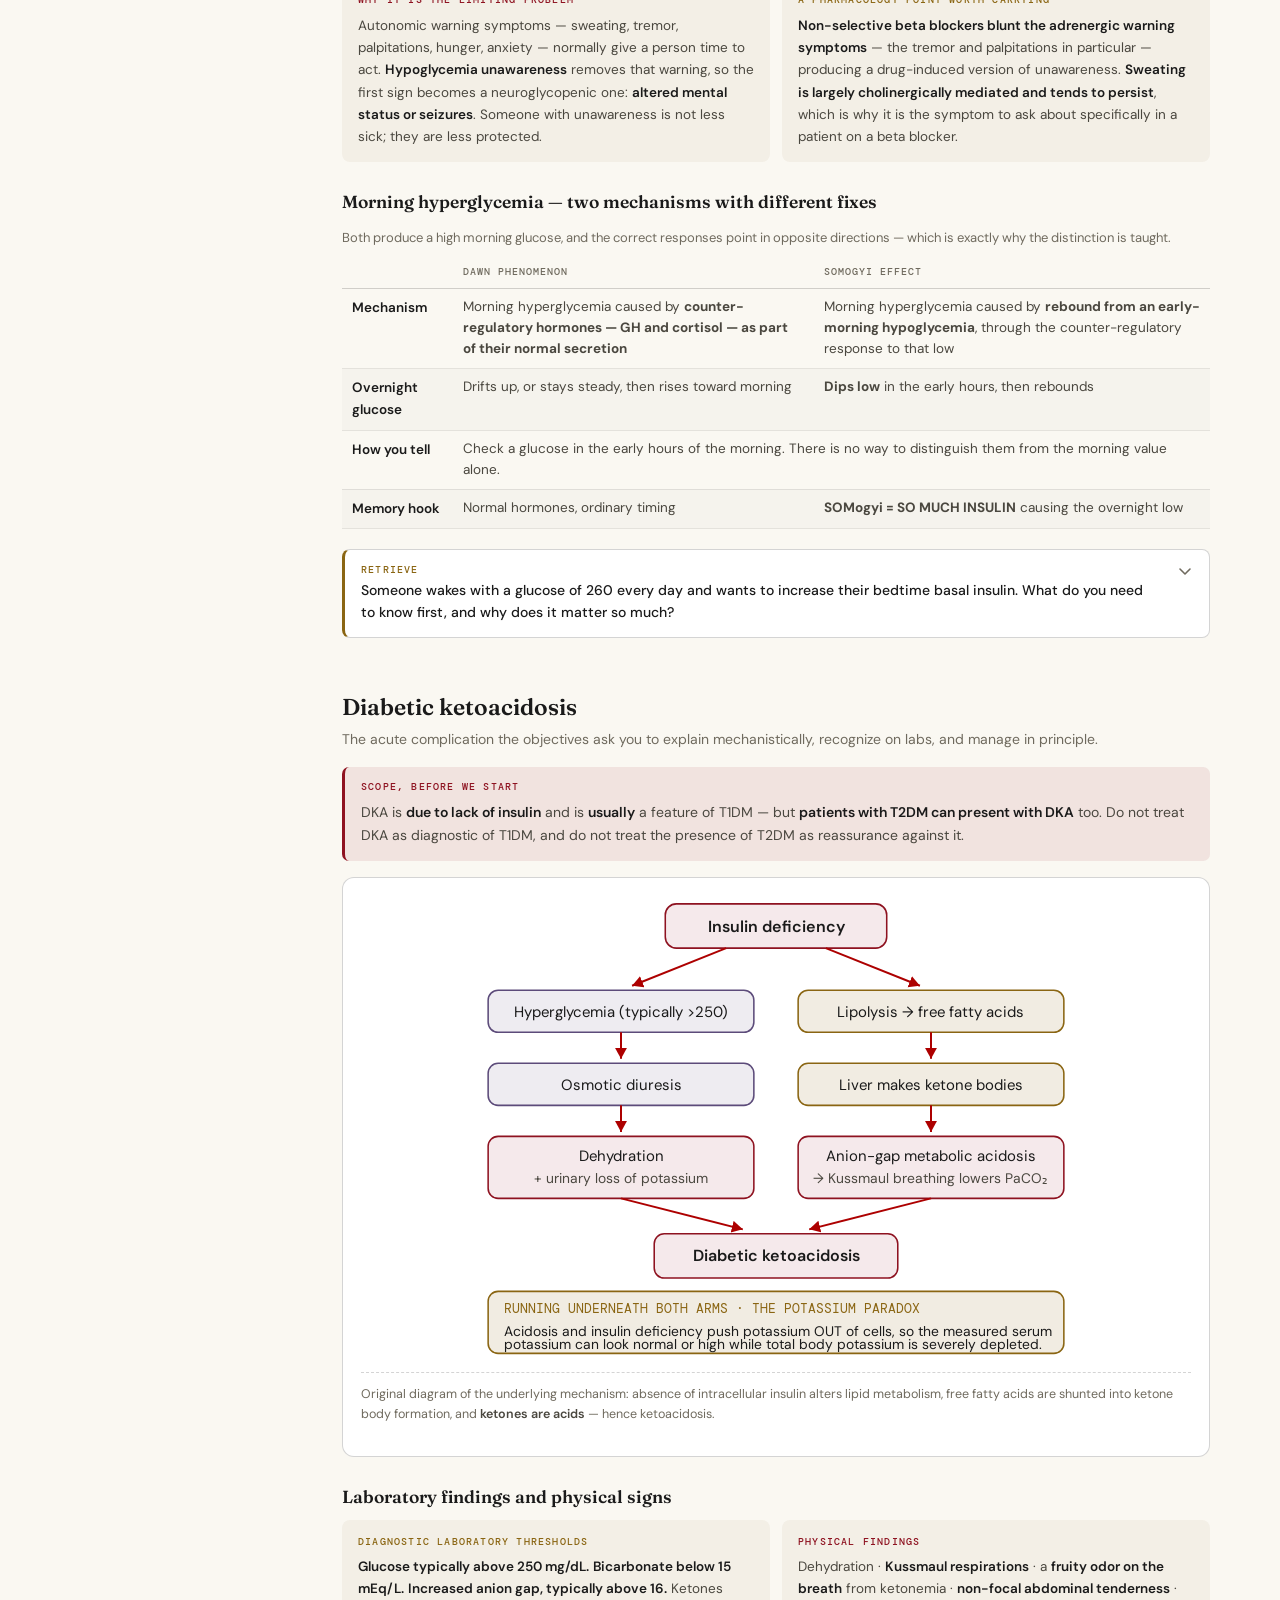
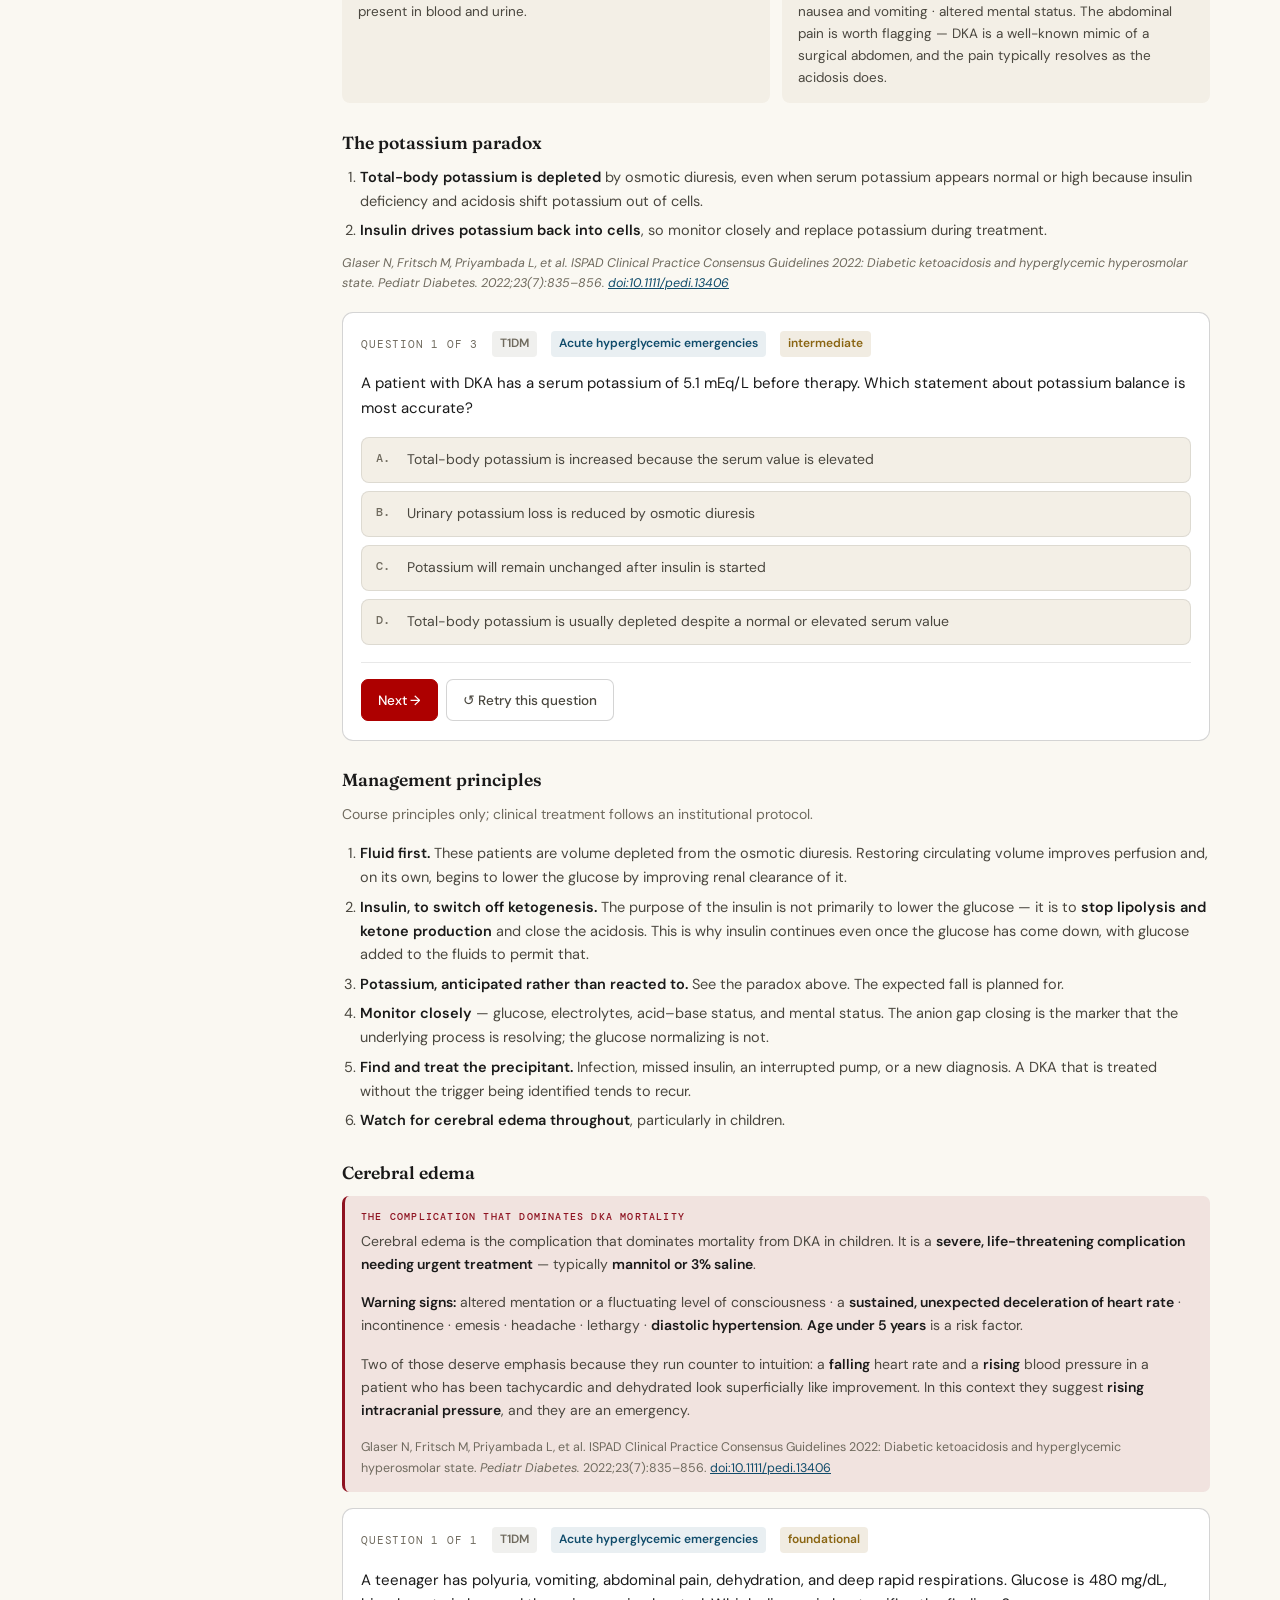
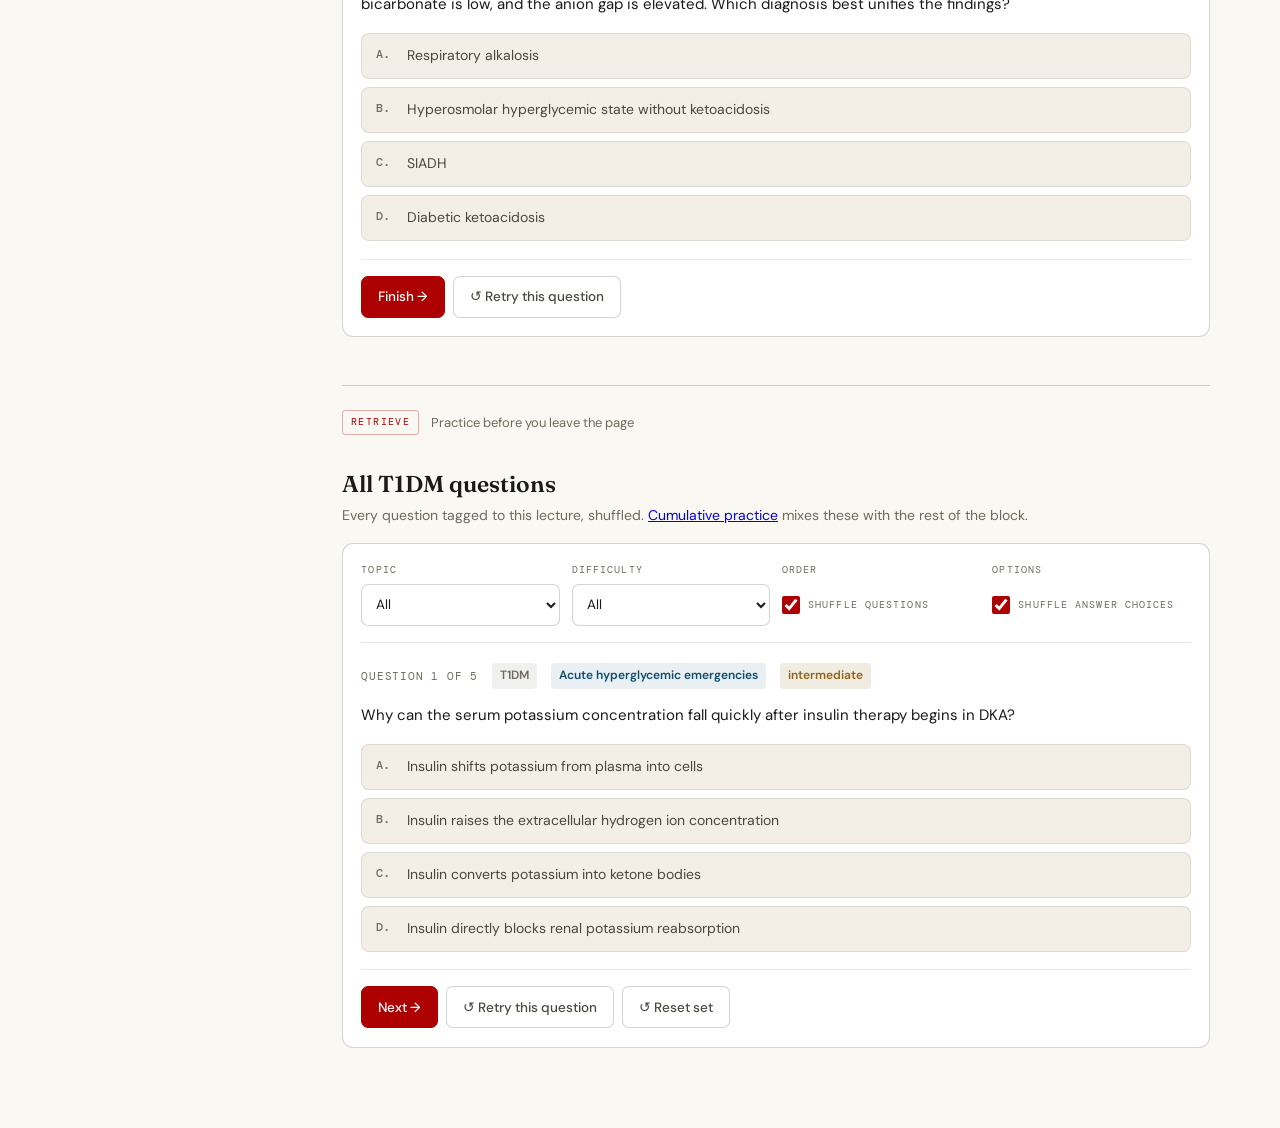
<file: type1.html>
<!DOCTYPE html>
<html lang="en">
<head>
<meta charset="utf-8">
<meta name="viewport" content="width=device-width, initial-scale=1">
<title>T1DM — HSHD1 Endocrine Course Companion</title>
<meta name="description" content="T1DM as a single causal chain: autoimmune beta-cell destruction, absolute insulin deficiency, catabolism, ketogenesis, and DKA — plus how to distinguish it from every form it mimics.">
<link rel="preconnect" href="https://fonts.googleapis.com">
<link rel="preconnect" href="https://fonts.gstatic.com" crossorigin>
<link href="https://fonts.googleapis.com/css2?family=DM+Mono:wght@400;500&family=DM+Sans:wght@400;500;600&family=Fraunces:opsz,wght@9..144,500;9..144,600&display=swap" rel="stylesheet">
<link rel="stylesheet" href="assets/css/site.css?v=20260816c">
</head>
<body data-page="type1">
<a class="skip-link" href="#main">Skip to content</a>
<header class="site-header" id="site-header"></header>
<noscript><div style="max-width:1180px;margin:0 auto;padding:1rem 1.25rem"><p class="note note-amber"><span class="note-kind">JavaScript is off</span>The text below is complete and readable, but the navigation, search, interactive figures, and practice questions need JavaScript. <a href="index.html">Back to the home page</a>.</p></div></noscript>

<div class="page">
  <nav class="toc" id="page-toc" aria-label="Sections of this page"></nav>

  <main class="content" id="main" tabindex="-1">

    <div class="page-head">
      <p class="eyebrow">Study guide · Autoimmune diabetes · 7 Aug 2026</p>
      <h1>T1DM</h1>
      <p class="lede">One causal chain runs the whole page: <strong>autoimmune beta-cell destruction → absolute insulin deficiency →
        catabolism and hyperglycemia → ketogenesis → DKA</strong>. Every symptom, every lab value, and every complication on this page is a
        consequence of one missing hormone.</p>
      <div class="toc-mobile" id="page-toc-mobile"></div>
    </div>

    <section class="section" id="orient" data-toc="The chain" data-phase="Orient">
      <h2>Insulin, glucagon, and the consequence of absolute deficiency</h2>

      <p class="prose">Glucose homeostasis is a balance of power between <strong>insulin</strong>, the anabolic storage signal, and
        <strong>glucagon</strong> and the other counter-regulatory hormones, which mobilize fuel. Insulin is the only hormone that lowers glucose;
        several act to raise it. Lose insulin entirely and the balance does not merely tilt — one side of it disappears, and the body behaves
        as though it is starving in the presence of abundant fuel.</p>

      <div class="figure">
        <svg class="svg-diagram-wide" viewBox="0 0 560 470" role="img" aria-labelledby="map-t map-d">
          <title id="map-t">The metabolic consequences of absolute insulin deficiency</title>
          <desc id="map-d">Absolute insulin deficiency has four simultaneous effects. Muscle and fat take up less glucose. The liver increases glucose output through glycogenolysis and gluconeogenesis. Fat breaks down, releasing free fatty acids that the liver converts to ketones, causing an anion gap acidosis. Protein breaks down, supplying gluconeogenic substrate and causing weight loss and muscle wasting. The first two produce hyperglycemia, which exceeds the renal threshold and causes an osmotic diuresis, leading to polyuria, polydipsia, dehydration, and electrolyte loss.</desc>

          <rect x="170" y="8" width="220" height="46" rx="10" class="box-red"/>
          <text x="280" y="30" text-anchor="middle" font-family="var(--font)" font-size="15" font-weight="600" fill="var(--text)">No insulin action</text>
          <text x="280" y="46" text-anchor="middle" font-family="var(--font)" font-size="12" fill="var(--text2)">absolute deficiency</text>

          <path d="M215 54 L95 96" class="flow" marker-end="url(#t1-a)"/>
          <path d="M255 54 L215 96" class="flow" marker-end="url(#t1-a)"/>
          <path d="M305 54 L345 96" class="flow" marker-end="url(#t1-a)"/>
          <path d="M345 54 L465 96" class="flow" marker-end="url(#t1-a)"/>
          <defs><marker id="t1-a" markerWidth="7" markerHeight="7" refX="5.5" refY="3" orient="auto"><path d="M0,0 L5.5,3 L0,6 Z" fill="var(--accent)"/></marker></defs>

          <rect x="8" y="100" width="128" height="72" rx="9" class="box-blue"/>
          <text x="72" y="122" text-anchor="middle" font-family="var(--font)" font-size="13" font-weight="600" fill="var(--text)">↓ glucose uptake</text>
          <text x="72" y="141" text-anchor="middle" font-family="var(--font)" font-size="12" fill="var(--text2)">muscle and fat</text>
          <text x="72" y="160" text-anchor="middle" font-family="var(--font)" font-size="12" fill="var(--text2)">cannot let it in</text>

          <rect x="148" y="100" width="128" height="72" rx="9" class="box-blue"/>
          <text x="212" y="122" text-anchor="middle" font-family="var(--font)" font-size="13" font-weight="600" fill="var(--text)">↑ hepatic output</text>
          <text x="212" y="141" text-anchor="middle" font-family="var(--font)" font-size="12" fill="var(--text2)">glycogenolysis and</text>
          <text x="212" y="160" text-anchor="middle" font-family="var(--font)" font-size="12" fill="var(--text2)">gluconeogenesis</text>

          <rect x="288" y="100" width="128" height="72" rx="9" class="box-amber"/>
          <text x="352" y="122" text-anchor="middle" font-family="var(--font)" font-size="13" font-weight="600" fill="var(--text)">Proteolysis</text>
          <text x="352" y="141" text-anchor="middle" font-family="var(--font)" font-size="12" fill="var(--text2)">muscle breaks down</text>
          <text x="352" y="160" text-anchor="middle" font-family="var(--font)" font-size="12" fill="var(--text2)">→ amino acids</text>

          <rect x="428" y="100" width="124" height="72" rx="9" class="box-amber"/>
          <text x="490" y="122" text-anchor="middle" font-family="var(--font)" font-size="13" font-weight="600" fill="var(--text)">Lipolysis</text>
          <text x="490" y="141" text-anchor="middle" font-family="var(--font)" font-size="12" fill="var(--text2)">fat breaks down →</text>
          <text x="490" y="160" text-anchor="middle" font-family="var(--font)" font-size="12" fill="var(--text2)">free fatty acids</text>

          <!-- converge -->
          <path d="M72 172 L142 214" class="flow" marker-end="url(#t1-a)"/>
          <path d="M212 172 L200 214" class="flow" marker-end="url(#t1-a)"/>
          <path d="M352 172 L250 214" class="flow" stroke-dasharray="4 4" marker-end="url(#t1-a)"/>
          <path d="M490 172 L470 214" class="flow" marker-end="url(#t1-a)"/>

          <rect x="70" y="218" width="200" height="46" rx="9" class="box-red"/>
          <text x="170" y="240" text-anchor="middle" font-family="var(--font)" font-size="14" font-weight="600" fill="var(--text)">Hyperglycemia</text>
          <text x="170" y="257" text-anchor="middle" font-family="var(--font)" font-size="12" fill="var(--text2)">glucose piles up in the blood</text>

          <rect x="300" y="218" width="230" height="46" rx="9" class="box-red"/>
          <text x="415" y="240" text-anchor="middle" font-family="var(--font)" font-size="14" font-weight="600" fill="var(--text)">Ketogenesis</text>
          <text x="415" y="257" text-anchor="middle" font-family="var(--font)" font-size="12" fill="var(--text2)">liver turns FFA into ketone bodies</text>

          <path d="M170 264 L170 300" class="flow" marker-end="url(#t1-a)"/>
          <path d="M415 264 L415 300" class="flow" marker-end="url(#t1-a)"/>

          <rect x="52" y="304" width="236" height="46" rx="9" class="box-purple"/>
          <text x="170" y="326" text-anchor="middle" font-family="var(--font)" font-size="13.5" font-weight="600" fill="var(--text)">Exceeds the renal threshold</text>
          <text x="170" y="343" text-anchor="middle" font-family="var(--font)" font-size="12" fill="var(--text2)">glucose spills into the urine</text>

          <rect x="300" y="304" width="230" height="46" rx="9" class="box-purple"/>
          <text x="415" y="326" text-anchor="middle" font-family="var(--font)" font-size="13.5" font-weight="600" fill="var(--text)">Ketones are acids</text>
          <text x="415" y="343" text-anchor="middle" font-family="var(--font)" font-size="12" fill="var(--text2)">anion-gap metabolic acidosis</text>

          <path d="M170 350 L170 386" class="flow" marker-end="url(#t1-a)"/>
          <path d="M415 350 L415 386" class="flow" marker-end="url(#t1-a)"/>

          <rect x="52" y="390" width="236" height="70" rx="9" class="box-red"/>
          <text x="170" y="412" text-anchor="middle" font-family="var(--font)" font-size="13.5" font-weight="600" fill="var(--text)">Osmotic diuresis</text>
          <text x="170" y="430" text-anchor="middle" font-family="var(--font)" font-size="12" fill="var(--text2)">polyuria · polydipsia</text>
          <text x="170" y="448" text-anchor="middle" font-family="var(--font)" font-size="12" fill="var(--text2)">dehydration · electrolyte loss</text>

          <rect x="300" y="390" width="230" height="70" rx="9" class="box-red"/>
          <text x="415" y="412" text-anchor="middle" font-family="var(--font)" font-size="13.5" font-weight="600" fill="var(--text)">Diabetic ketoacidosis</text>
          <text x="415" y="430" text-anchor="middle" font-family="var(--font)" font-size="12" fill="var(--text2)">dehydration + acidosis together</text>
          <text x="415" y="448" text-anchor="middle" font-family="var(--font)" font-size="12" fill="var(--text2)">the emergency this all leads to</text>
        </svg>
        <p class="figcaption">Original diagram. Notice that the classic triad falls straight out of it:
          <strong>polyuria</strong> from the osmotic diuresis, <strong>polydipsia</strong> from the resulting dehydration, and
          <strong>polyphagia with weight loss</strong> from cells that cannot access glucose while fat and protein are being dismantled.
          Weight loss <em>despite</em> eating more is not a paradox — it is the whole mechanism in one sign.</p>
      </div>

      <div class="quiz quiz-inline" data-quiz data-quiz-ids="T1D-001" data-quiz-toolbar="false"></div>
    </section>

    <!-- ================================================================ -->
    <section class="section" id="classification" data-toc="Forms of diabetes" data-phase="Orient">
      <h2>The forms of diabetes mellitus</h2>
      <p class="section-note">Worth learning before T1DM itself, because distinguishing T1DM from these other forms is largely a process of exclusion.</p>

      <div class="table-wrap" tabindex="0" role="region" aria-label="Forms of diabetes mellitus">
        <table>
          <caption>"Diabetes" is a description of a glucose level, not a diagnosis — the diagnosis is which of these it is.</caption>
          <thead><tr><th scope="col">Form</th><th scope="col">Defining feature</th><th scope="col">Key details</th></tr></thead>
          <tbody>
            <tr><th scope="row">T1DM</th><td>Autoimmune beta-cell destruction → <strong>absolute</strong> insulin deficiency</td><td>Primarily an immune-system disease occurring in genetically susceptible people after some environmental trigger.</td></tr>
            <tr><th scope="row">T2DM</th><td>Insulin resistance with <strong>relative</strong> deficiency</td><td>Covered in full on the <a href="type2.html">T2DM page</a>.</td></tr>
            <tr><th scope="row">Monogenic — MODY</th><td>Single-gene defect in <strong>beta-cell function</strong></td><td>Mutations in enzymes and in insulin and beta-cell transcription factors. Monogenic and <strong>typically dominant</strong>. Often identified in adolescence or young adulthood.</td></tr>
            <tr><th scope="row">Neonatal diabetes</th><td>Onset in the first month of life</td><td>Definition: blood glucose above <strong>120 mg/dL</strong>, occurring in the first month of life, lasting at least two weeks, requiring insulin. <strong>Transient or permanent.</strong> Monogenic — chromosome 6, IPF-1, glucokinase.</td></tr>
            <tr><th scope="row">Gestational diabetes</th><td>First recognized in pregnancy</td><td>Risk is higher with obesity and family history. Tested at <strong>24–28 weeks</strong>, then again at <strong>6–12 weeks postpartum</strong>.</td></tr>
            <tr><th scope="row">Cystic fibrosis–related diabetes</th><td>Pancreatic damage from cystic fibrosis</td><td>Grouped with chronic pancreatitis under "other specific types" in the standard classification.</td></tr>
            <tr><th scope="row">Medication or treatment induced</th><td>A drug is doing it</td><td>Chemotherapy — <strong>L-asparaginase, cyclosporine, tacrolimus</strong> — by direct beta-cell toxicity, interference with insulin secretion, or induced resistance. <strong>Atypical antipsychotics</strong> and anti-seizure medications. <strong>Glucocorticoids</strong> increase insulin resistance and drive gluconeogenesis and glycogen breakdown.</td></tr>
          </tbody>
        </table>
      </div>

      <p class="citation-line"><cite>American Diabetes Association Professional Practice Committee. 2. Diagnosis and Classification of Diabetes: Standards of Care in Diabetes—2026. <em>Diabetes Care.</em> 2026;49(Suppl 1):S27–S49. <a href="https://doi.org/10.2337/dc26-S002" target="_blank" rel="noopener noreferrer">doi:10.2337/dc26-S002</a></cite></p>

      <div class="note note-amber">
        <span class="note-kind">Why gestational diabetes matters after the pregnancy ends</span>
        <p>For the mother: gestational diabetes signals a <strong>substantial future risk of T2DM</strong> —
          which is why the 6-to-12-week postpartum test exists and why it should not be skipped.
          For the child: prematurity, birth defects, neonatal hypoglycemia, being <strong>large for gestational age</strong>, and
          <strong>metabolic syndrome in adolescence</strong>. One pregnancy generates two long-term risk trajectories.</p>
      </div>
    </section>

    <!-- ================================================================ -->
    <div class="phase-rule"><span class="phase-step">Recognize</span><span class="phase-what">Why it happens, how it presents, and what the labs show</span></div>

    <section class="section" id="autoimmunity" data-toc="Autoimmune destruction" data-phase="Recognize">
      <h2>Autoimmune beta-cell destruction</h2>

      <div class="note note-blue">
        <span class="note-kind">The three-part formula worth memorizing</span>
        <p><strong>Genetically susceptible individuals</strong> + <strong>an environmental trigger</strong> = an immune-system disease
          that destroys beta cells. Note the emphasis: this is <em>primarily an immune-system disease</em> that happens to be diagnosed by a glucose level.
          On histology, a normal islet gives way to <strong>insulitis</strong> — and the alpha and delta cells are
          <strong>preserved</strong> while the beta cells are picked off. The selectivity is the point: this is a targeted immune attack, not general pancreatic damage.</p>
      </div>

      <div class="figure">
        <svg class="svg-diagram-wide" viewBox="0 0 560 320" role="img" aria-labelledby="tl-t tl-d">
          <title id="tl-t">The timeline of beta-cell loss before symptoms appear</title>
          <desc id="tl-d">A timeline running left to right. Genetic susceptibility is present from birth. An environmental trigger initiates autoimmunity, at which point autoantibodies become detectable while beta-cell mass is still nearly normal and glucose is normal. Beta-cell mass then declines progressively over months to years, still without symptoms, because the remaining beta cells compensate. Symptoms appear abruptly only once the remaining beta-cell mass can no longer meet demand. A partial recovery known as the honeymoon phase may follow the start of treatment, before beta-cell loss completes.</desc>

          <line x1="30" y1="240" x2="540" y2="240" class="axis"/>
          <text x="285" y="300" text-anchor="middle" font-family="var(--font)" font-size="13" fill="var(--text2)">Time — months to years, not to scale</text>

          <!-- beta cell mass curve -->
          <path d="M30 70 L120 74 L200 96 L280 132 L350 174 L400 204 L440 220 L470 216 L500 224 L540 232" fill="none" stroke="var(--teal)" stroke-width="2.6"/>
          <text x="42" y="60" font-family="var(--font)" font-size="12.5" fill="var(--teal)">beta-cell mass</text>

          <!-- glucose -->
          <path d="M30 232 L200 231 L300 229 L370 224 L400 200 L420 130 L440 84 L470 96 L500 88 L540 76" fill="none" stroke="var(--red)" stroke-width="2.6" stroke-dasharray="6 4"/>
          <text x="470" y="66" text-anchor="end" font-family="var(--font)" font-size="12.5" fill="var(--red)">glucose</text>

          <!-- markers -->
          <line x1="120" y1="46" x2="120" y2="240" class="gridline"/>
          <text x="124" y="128" font-family="var(--font)" font-size="12" fill="var(--text2)">trigger</text>
          <text x="124" y="144" font-family="var(--font)" font-size="12" fill="var(--text2)">autoimmunity</text>
          <text x="124" y="160" font-family="var(--font)" font-size="12" fill="var(--text2)">begins</text>

          <line x1="200" y1="46" x2="200" y2="240" class="gridline"/>
          <text x="204" y="180" font-family="var(--font)" font-size="12" fill="var(--amber)">autoantibodies</text>
          <text x="204" y="196" font-family="var(--font)" font-size="12" fill="var(--amber)">detectable here</text>

          <line x1="410" y1="46" x2="410" y2="240" stroke="var(--red)" stroke-width="1.4"/>
          <text x="416" y="262" font-family="var(--font)" font-size="12.5" font-weight="600" fill="var(--red)">symptoms</text>

          <text x="30" y="24" font-family="var(--mono)" font-size="11.5" fill="var(--text3)">SILENT PHASE — OFTEN YEARS</text>
          <line x1="120" y1="34" x2="405" y2="34" stroke="var(--text3)" stroke-width="1" stroke-dasharray="3 3"/>
          <text x="416" y="30" font-family="var(--mono)" font-size="11.5" fill="var(--red)">ABRUPT</text>

          <text x="30" y="258" font-family="var(--font)" font-size="12" fill="var(--text3)">birth</text>
        </svg>
        <p class="figcaption">Original schematic; axes are relative and unscaled. The clinically important shape:
          the <strong>autoimmune process runs silently long before anything is noticeable</strong>, because the surviving beta cells compensate.
          Glucose only rises — and then rises fast — once that reserve is exhausted. This is why a child can appear entirely well one month
          and present in ketoacidosis the next, and why <strong>autoantibodies can be positive years before diagnosis</strong>.</p>
      </div>

      <div class="grid">
        <div class="block">
          <div class="block-label purple">Genetic risk</div>
          <div class="block-text">The strongest named genetic associations are <strong>HLA-DR3 and HLA-DR4</strong>, which affect antigen presentation to T cells.</div>
        </div>
        <div class="block">
          <div class="block-label amber">Proposed environmental triggers</div>
          <div class="block-text"><strong>Viral and other environmental exposures</strong> may contribute, but no single trigger is established.</div>
        </div>
      </div>

    </section>

    <!-- ================================================================ -->
    <section class="section" id="presentation" data-toc="Clinical presentation" data-phase="Recognize">
      <h2>Clinical presentation</h2>

      <div class="grid">
        <div class="block">
          <div class="block-label red">The three Ps</div>
          <div class="block-text"><strong>Polyuria</strong> — glucose exceeds the renal threshold and drags water with it.
            <strong>Polydipsia</strong> — thirst chasing that fluid loss.
            <strong>Polyphagia</strong> — hunger, because the cells cannot access the fuel circulating past them.
            In children, add <strong>nocturia and new nocturnal enuresis</strong>: a previously dry child wetting the bed again is a
            classic and easily dismissed presentation.</div>
        </div>
        <div class="block">
          <div class="block-label amber">What makes it T1DM rather than T2DM on the history</div>
          <div class="block-text"><strong>Weight loss despite increased appetite</strong>, over weeks rather than years, in someone without an
            insulin-resistance phenotype. Loose clothing and a tightened belt are the details students overlook.
            A short, catabolic history points to absolute deficiency; an incidental A1c in someone with obesity points elsewhere.</div>
        </div>
      </div>
    </section>

    <!-- ================================================================ -->
    <section class="section" id="diagnosis" data-toc="Diagnostic criteria" data-phase="Recognize">
      <h2>Diagnosing and classifying with laboratory data</h2>

      <div class="table-wrap" tabindex="0" role="region" aria-label="Diagnostic criteria for diabetes and prediabetes">
        <table>
          <caption>Applies to T1DM and T2DM alike. Standard diagnostic thresholds, with the conventional threshold phrasing alongside.</caption>
          <thead><tr><th scope="col">Test</th><th scope="col">Normal</th><th scope="col">Prediabetes / impaired glucose tolerance</th><th scope="col">Diabetes</th></tr></thead>
          <tbody>
            <tr><th scope="row">Fasting plasma glucose</th><td>Below 100 mg/dL</td><td><strong>100–125 mg/dL</strong></td><td><strong>&gt;125 mg/dL</strong> (conventionally written ≥126)</td></tr>
            <tr><th scope="row">2-hour glucose on OGTT</th><td>Below 140 mg/dL</td><td><strong>140–199 mg/dL</strong></td><td><strong>&gt;199 mg/dL</strong> (conventionally ≥200)</td></tr>
            <tr><th scope="row">HbA1c</th><td>Below 5.7%</td><td><strong>5.7–6.4%</strong></td><td><strong>&gt;6.4%</strong> (conventionally ≥6.5%)</td></tr>
            <tr><th scope="row">Random plasma glucose</th><td>—</td><td>—</td><td><strong>&gt;199 mg/dL <em>with symptoms</em></strong></td></tr>
          </tbody>
        </table>
      </div>

      <div class="note note-amber">
        <span class="note-kind">The confirmation rule that questions are built on</span>
        <p><strong>Asymptomatic patients require two abnormal results, on subsequent days, to confirm the diagnosis.</strong>
          A single abnormal value in someone with no symptoms is not a diagnosis. The exception is the symptomatic patient with a random
          glucose above 199 — there, symptoms plus the value are enough, and the reason is obvious once you think about it: someone with
          classic symptoms and a glucose of 350 does not need a repeat test tomorrow, they need treatment today.</p>
        <cite>American Diabetes Association Professional Practice Committee. 2. Diagnosis and Classification of Diabetes: Standards of Care in Diabetes—2026. <em>Diabetes Care.</em> 2026;49(Suppl 1):S27–S49. <a href="https://doi.org/10.2337/dc26-S002" target="_blank" rel="noopener noreferrer">doi:10.2337/dc26-S002</a></cite>
      </div>

      <div class="grid">
        <div class="block">
          <div class="block-label purple">Autoantibodies — is it autoimmune?</div>
          <div class="block-text"><strong>GAD-65</strong>, <strong>ICA-512 (IA-2)</strong>, and <strong>insulin autoantibodies (IAA)</strong>.
            Their presence supports T1DM. Note the direction of the inference: they identify the <em>mechanism</em>, not the severity.</div>
        </div>
        <div class="block">
          <div class="block-label blue">C-peptide — is there any endogenous insulin?</div>
          <div class="block-text">C-peptide is cleaved from proinsulin in a <strong>one-to-one ratio with insulin</strong>, so it measures what the
            pancreas is making. <strong>Low in T1DM</strong> (the beta cells are gone) and <strong>normal or high in T2DM</strong> (they are working
            hard against resistance). Critically, C-peptide is <strong>not</strong> present in injected insulin — so it is also the test that
            distinguishes endogenous hyperinsulinism from someone who has taken insulin.</div>
        </div>
      </div>

      <div class="recall" data-disclosure>
        <button class="recall-toggle" type="button" data-disclosure-toggle>
          <span><span class="recall-kind">Retrieve</span><span class="recall-q">A patient has documented hypoglycemia with a high insulin level. How does C-peptide tell you whether the insulin came from their pancreas or a syringe?</span></span>
          <span class="card-spacer"></span>
          <svg class="card-chevron" viewBox="0 0 16 16" aria-hidden="true" focusable="false"><path d="M3 6l5 5 5-5" fill="none" stroke="currentColor" stroke-width="1.6" stroke-linecap="round" stroke-linejoin="round"/></svg>
        </button>
        <div class="recall-body" data-disclosure-body>
          <p>The pancreas makes proinsulin and cleaves it into <strong>insulin and C-peptide in equal amounts</strong>, so anything the pancreas
            secretes raises both together. <strong>Manufactured insulin contains no C-peptide.</strong></p>
          <p>So: <strong>high insulin with high C-peptide</strong> = endogenous overproduction — an insulinoma, or a drug that pushes the beta cell
            to secrete, such as a sulfonylurea. <strong>High insulin with suppressed C-peptide</strong> = the insulin came from outside the body.
            The same logic makes C-peptide a marker of residual beta-cell function when classifying diabetes.</p>
        </div>
      </div>

    </section>

    <!-- ================================================================ -->
    <div class="phase-rule"><span class="phase-step">Localize</span><span class="phase-what">Deciding which form of diabetes you are looking at</span></div>

    <section class="section" id="distinguish" data-toc="T1DM vs everything else" data-phase="Localize">
      <h2>Distinguishing T1DM from T2DM, monogenic, and secondary diabetes</h2>

      <div class="figure">
        <svg class="svg-diagram-wide" viewBox="0 0 560 400" role="img" aria-labelledby="tree-t tree-d">
          <title id="tree-t">Features used to classify diabetes</title>
          <desc id="tree-d">Starting from confirmed hyperglycemia, four groups of evidence are weighed. Islet autoantibodies and a low C-peptide point to T1DM. An insulin-resistance phenotype with negative antibodies and a preserved or high C-peptide points to T2DM. Onset in the first month of life points to neonatal diabetes; dominant inheritance across generations without autoimmunity or resistance points to MODY. Cystic fibrosis, pancreatic disease, or a causative medication points to secondary diabetes. No branch is decisive on its own.</desc>

          <rect x="180" y="8" width="200" height="42" rx="10" class="box-gray"/>
          <text x="280" y="26" text-anchor="middle" font-family="var(--font)" font-size="14" font-weight="600" fill="var(--text)">Confirmed hyperglycemia</text>
          <text x="280" y="42" text-anchor="middle" font-family="var(--font)" font-size="12" fill="var(--text2)">now: which form?</text>

          <path d="M280 50 L280 68" class="flow"/>
          <line x1="70" y1="68" x2="490" y2="68" class="flow"/>
          <path d="M70 68 L70 90" class="flow" marker-end="url(#tr-a)"/>
          <path d="M210 68 L210 90" class="flow" marker-end="url(#tr-a)"/>
          <path d="M350 68 L350 90" class="flow" marker-end="url(#tr-a)"/>
          <path d="M490 68 L490 90" class="flow" marker-end="url(#tr-a)"/>
          <defs><marker id="tr-a" markerWidth="7" markerHeight="7" refX="5.5" refY="3" orient="auto"><path d="M0,0 L5.5,3 L0,6 Z" fill="var(--accent)"/></marker></defs>

          <rect x="8" y="94" width="124" height="128" rx="9" class="box-blue"/>
          <text x="70" y="116" text-anchor="middle" font-family="var(--font)" font-size="12.5" font-weight="600" fill="var(--blue)">Autoimmunity?</text>
          <text x="20" y="140" font-family="var(--font)" font-size="12" fill="var(--text)">GAD-65</text>
          <text x="20" y="158" font-family="var(--font)" font-size="12" fill="var(--text)">ICA-512 (IA-2)</text>
          <text x="20" y="176" font-family="var(--font)" font-size="12" fill="var(--text)">IAA</text>
          <text x="20" y="200" font-family="var(--font)" font-size="12" fill="var(--text2)">C-peptide low?</text>

          <rect x="148" y="94" width="124" height="128" rx="9" class="box-purple"/>
          <text x="210" y="116" text-anchor="middle" font-family="var(--font)" font-size="12.5" font-weight="600" fill="var(--purple)">Resistance?</text>
          <text x="160" y="140" font-family="var(--font)" font-size="12" fill="var(--text)">Acanthosis</text>
          <text x="160" y="158" font-family="var(--font)" font-size="12" fill="var(--text)">nigricans</text>
          <text x="160" y="176" font-family="var(--font)" font-size="12" fill="var(--text)">Obesity</text>
          <text x="160" y="200" font-family="var(--font)" font-size="12" fill="var(--text2)">C-peptide high?</text>

          <rect x="288" y="94" width="124" height="128" rx="9" class="box-amber"/>
          <text x="350" y="116" text-anchor="middle" font-family="var(--font)" font-size="12.5" font-weight="600" fill="var(--amber)">Age &amp; family?</text>
          <text x="300" y="140" font-family="var(--font)" font-size="12" fill="var(--text)">First month of</text>
          <text x="300" y="158" font-family="var(--font)" font-size="12" fill="var(--text)">life? Neonatal.</text>
          <text x="300" y="176" font-family="var(--font)" font-size="12" fill="var(--text)">Dominant across</text>
          <text x="300" y="194" font-family="var(--font)" font-size="12" fill="var(--text)">3 generations?</text>
          <text x="300" y="212" font-family="var(--font)" font-size="12" fill="var(--text)">MODY</text>

          <rect x="428" y="94" width="124" height="128" rx="9" class="box-teal"/>
          <text x="490" y="116" text-anchor="middle" font-family="var(--font)" font-size="12.5" font-weight="600" fill="var(--teal)">Context?</text>
          <text x="440" y="140" font-family="var(--font)" font-size="12" fill="var(--text)">Cystic fibrosis</text>
          <text x="440" y="158" font-family="var(--font)" font-size="12" fill="var(--text)">Pancreatitis</text>
          <text x="440" y="176" font-family="var(--font)" font-size="12" fill="var(--text)">Steroids or</text>
          <text x="440" y="194" font-family="var(--font)" font-size="12" fill="var(--text)">tacrolimus</text>
          <text x="440" y="212" font-family="var(--font)" font-size="12" fill="var(--text)">antipsychotics</text>

          <rect x="8" y="238" width="544" height="150" rx="10" fill="var(--amber-t)" stroke="var(--amber)" stroke-width="1.4"/>
          <text x="24" y="262" font-family="var(--mono)" font-size="11.5" fill="var(--amber)">READ ALL FOUR — NONE OF THEM IS DECISIVE ALONE</text>
          <text x="24" y="288" font-family="var(--font)" font-size="13" fill="var(--text)">· People with T2DM can present in ketoacidosis.</text>
          <text x="24" y="310" font-family="var(--font)" font-size="13" fill="var(--text)">· People with T1DM can have obesity — the two coexist.</text>
          <text x="24" y="332" font-family="var(--font)" font-size="13" fill="var(--text)">· MODY is routinely misclassified as T1DM or T2DM for years.</text>
          <text x="24" y="354" font-family="var(--font)" font-size="13" fill="var(--text)">· A negative antibody panel does not by itself exclude T1DM.</text>
          <text x="24" y="378" font-family="var(--font)" font-size="12.5" fill="var(--text2)">Treat each feature as evidence to be weighed, never as proof.</text>
        </svg>
        <p class="figcaption">Original diagram. The framework is deliberately not drawn as a strict decision tree with single yes/no gates,
          because the real reasoning weighs the branches together.</p>
      </div>

      <div class="figure" data-fig="dm-classifier"></div>
    </section>

    <!-- ================================================================ -->
    <div class="phase-rule"><span class="phase-step">Act</span><span class="phase-what">Management principles, the acute complications, and DKA</span></div>

    <section class="section" id="management" data-toc="Management and acute complications" data-phase="Act">
      <h2>Management, and the acute complications short of DKA</h2>

      <p class="prose">Management combines <strong>lifelong insulin, glucose monitoring, carbohydrate-based dosing, education, and psychosocial support</strong>.
        <!-- Restore after the quiz: Regimens and dose arithmetic are covered in the <a href="insulin.html">Insulin Therapy Lab</a>. -->
      </p>

      <div class="note note-red">
        <span class="note-kind">The non-negotiable principle</span>
        <p><strong>T1DM requires insulin at all times</strong> — including when the patient is not eating, and including when they are unwell
          and eating nothing at all. Basal insulin is not "the insulin for food." Stopping it because someone is not eating is how a person ends up
          in ketoacidosis, because without any insulin the liver resumes ketogenesis regardless of intake.</p>
      </div>

      <h3>Hypoglycemia</h3>
      <div class="grid">
        <div class="block">
          <div class="block-label red">Why it is the limiting problem</div>
          <div class="block-text">Autonomic warning symptoms — sweating, tremor, palpitations, hunger, anxiety — normally give a person time to act.
            <strong>Hypoglycemia unawareness</strong> removes that warning, so the first sign becomes a neuroglycopenic one:
            <strong>altered mental status or seizures</strong>. Someone with unawareness is not less sick; they are less protected.</div>
        </div>
        <div class="block">
          <div class="block-label amber">A pharmacology point worth carrying</div>
          <div class="block-text"><strong>Non-selective beta blockers blunt the adrenergic warning symptoms</strong> — the tremor and palpitations in particular —
            producing a drug-induced version of unawareness. <strong>Sweating is largely cholinergically mediated and tends to persist</strong>,
            which is why it is the symptom to ask about specifically in a patient on a beta blocker.</div>
        </div>
      </div>

      <h3>Morning hyperglycemia — two mechanisms with different fixes</h3>
      <div class="table-wrap" tabindex="0" role="region" aria-label="Dawn phenomenon versus Somogyi effect">
        <table>
          <caption>Both produce a high morning glucose, and the correct responses point in opposite directions — which is exactly why the distinction is taught.</caption>
          <thead><tr><th scope="col"></th><th scope="col">Dawn phenomenon</th><th scope="col">Somogyi effect</th></tr></thead>
          <tbody>
            <tr><th scope="row">Mechanism</th><td>Morning hyperglycemia caused by <strong>counter-regulatory hormones — GH and cortisol — as part of their normal secretion</strong></td><td>Morning hyperglycemia caused by <strong>rebound from an early-morning hypoglycemia</strong>, through the counter-regulatory response to that low</td></tr>
            <tr><th scope="row">Overnight glucose</th><td>Drifts up, or stays steady, then rises toward morning</td><td><strong>Dips low</strong> in the early hours, then rebounds</td></tr>
            <tr><th scope="row">How you tell</th><td colspan="2">Check a glucose in the early hours of the morning. There is no way to distinguish them from the morning value alone.</td></tr>
            <tr><th scope="row">Memory hook</th><td>Normal hormones, ordinary timing</td><td><strong>SOMogyi = SO MUCH INSULIN</strong> causing the overnight low</td></tr>
          </tbody>
        </table>
      </div>

      <div class="recall" data-disclosure>
        <button class="recall-toggle" type="button" data-disclosure-toggle>
          <span><span class="recall-kind">Retrieve</span><span class="recall-q">Someone wakes with a glucose of 260 every day and wants to increase their bedtime basal insulin. What do you need to know first, and why does it matter so much?</span></span>
          <span class="card-spacer"></span>
          <svg class="card-chevron" viewBox="0 0 16 16" aria-hidden="true" focusable="false"><path d="M3 6l5 5 5-5" fill="none" stroke="currentColor" stroke-width="1.6" stroke-linecap="round" stroke-linejoin="round"/></svg>
        </button>
        <div class="recall-body" data-disclosure-body>
          <p><strong>What the glucose did overnight</strong> — specifically, a reading in the early hours of the morning.</p>
          <p>If the overnight trace ran steady or drifted upward, the morning high reflects the <strong>dawn phenomenon</strong>, and more overnight
            insulin is a reasonable direction. If the trace <strong>dipped low</strong> before rebounding, this is the <strong>Somogyi</strong> pattern,
            and increasing the evening dose would deepen a nocturnal hypoglycemia that is already happening while the patient is asleep and
            unable to notice it. The two look identical at 7 a.m. and call for opposite actions — which is the entire reason the pair is taught together.</p>
        </div>
      </div>
    </section>

    <!-- ================================================================ -->
    <section class="section" id="dka" data-toc="Diabetic ketoacidosis" data-phase="Act">
      <h2>Diabetic ketoacidosis</h2>
      <p class="section-note">The acute complication the objectives ask you to explain mechanistically, recognize on labs, and manage in principle.</p>

      <div class="note note-red">
        <span class="note-kind">Scope, before we start</span>
        <p>DKA is <strong>due to lack of insulin</strong> and is <strong>usually</strong> a feature of T1DM — but
          <strong>patients with T2DM can present with DKA</strong> too. Do not treat DKA as diagnostic of T1DM, and do not treat
          the presence of T2DM as reassurance against it.</p>
      </div>

      <div class="figure">
        <svg class="svg-diagram-wide" viewBox="0 0 560 420" role="img" aria-labelledby="dka-t dka-d">
          <title id="dka-t">The DKA causal cascade</title>
          <desc id="dka-d">Insulin deficiency splits into two arms. On one arm, hyperglycemia exceeds the renal threshold and causes an osmotic diuresis, which produces dehydration and washes potassium out of the body, depleting total body stores. On the other arm, lipolysis releases free fatty acids that the liver converts into ketone bodies, which are acids, producing an anion gap metabolic acidosis; the body compensates with deep rapid Kussmaul breathing that lowers arterial carbon dioxide. Both arms converge on diabetic ketoacidosis. Meanwhile acidosis and insulin deficiency drive potassium out of cells into the blood, so the measured serum potassium may be normal or high even though total body potassium is severely depleted.</desc>

          <rect x="180" y="8" width="200" height="40" rx="10" class="box-red"/>
          <text x="280" y="33" text-anchor="middle" font-family="var(--font)" font-size="14.5" font-weight="600" fill="var(--text)">Insulin deficiency</text>

          <path d="M235 48 L150 82" class="flow" marker-end="url(#dk-a)"/>
          <path d="M325 48 L410 82" class="flow" marker-end="url(#dk-a)"/>
          <defs><marker id="dk-a" markerWidth="7" markerHeight="7" refX="5.5" refY="3" orient="auto"><path d="M0,0 L5.5,3 L0,6 Z" fill="var(--accent)"/></marker></defs>

          <rect x="20" y="86" width="240" height="38" rx="9" class="box-purple"/>
          <text x="140" y="110" text-anchor="middle" font-family="var(--font)" font-size="13.5" fill="var(--text)">Hyperglycemia (typically &gt;250)</text>
          <path d="M140 124 L140 148" class="flow" marker-end="url(#dk-a)"/>
          <rect x="20" y="152" width="240" height="38" rx="9" class="box-purple"/>
          <text x="140" y="176" text-anchor="middle" font-family="var(--font)" font-size="13.5" fill="var(--text)">Osmotic diuresis</text>
          <path d="M140 190 L140 214" class="flow" marker-end="url(#dk-a)"/>
          <rect x="20" y="218" width="240" height="56" rx="9" class="box-red"/>
          <text x="140" y="240" text-anchor="middle" font-family="var(--font)" font-size="13.5" fill="var(--text)">Dehydration</text>
          <text x="140" y="260" text-anchor="middle" font-family="var(--font)" font-size="12.5" fill="var(--text2)">+ urinary loss of potassium</text>

          <rect x="300" y="86" width="240" height="38" rx="9" class="box-amber"/>
          <text x="420" y="110" text-anchor="middle" font-family="var(--font)" font-size="13.5" fill="var(--text)">Lipolysis → free fatty acids</text>
          <path d="M420 124 L420 148" class="flow" marker-end="url(#dk-a)"/>
          <rect x="300" y="152" width="240" height="38" rx="9" class="box-amber"/>
          <text x="420" y="176" text-anchor="middle" font-family="var(--font)" font-size="13.5" fill="var(--text)">Liver makes ketone bodies</text>
          <path d="M420 190 L420 214" class="flow" marker-end="url(#dk-a)"/>
          <rect x="300" y="218" width="240" height="56" rx="9" class="box-red"/>
          <text x="420" y="240" text-anchor="middle" font-family="var(--font)" font-size="13.5" fill="var(--text)">Anion-gap metabolic acidosis</text>
          <text x="420" y="260" text-anchor="middle" font-family="var(--font)" font-size="12.5" fill="var(--text2)">→ Kussmaul breathing lowers PaCO₂</text>

          <path d="M140 274 L250 302" class="flow" marker-end="url(#dk-a)"/>
          <path d="M420 274 L310 302" class="flow" marker-end="url(#dk-a)"/>
          <rect x="170" y="306" width="220" height="40" rx="9" class="box-red"/>
          <text x="280" y="331" text-anchor="middle" font-family="var(--font)" font-size="14.5" font-weight="600" fill="var(--text)">Diabetic ketoacidosis</text>

          <rect x="20" y="358" width="520" height="56" rx="9" fill="var(--amber-t)" stroke="var(--amber)" stroke-width="1.4"/>
          <text x="34" y="378" font-family="var(--mono)" font-size="11.5" fill="var(--amber)">RUNNING UNDERNEATH BOTH ARMS · THE POTASSIUM PARADOX</text>
          <text x="34" y="398" font-family="var(--font)" font-size="12.5" fill="var(--text)">Acidosis and insulin deficiency push potassium OUT of cells, so the measured serum</text>
          <text x="34" y="410" font-family="var(--font)" font-size="12.5" fill="var(--text)">potassium can look normal or high while total body potassium is severely depleted.</text>
        </svg>
        <p class="figcaption">Original diagram of the underlying mechanism: absence of intracellular insulin alters lipid metabolism,
          free fatty acids are shunted into ketone body formation, and <strong>ketones are acids</strong> — hence ketoacidosis.</p>
      </div>

      <h3>Laboratory findings and physical signs</h3>
      <div class="grid">
        <div class="block">
          <div class="block-label amber">Diagnostic laboratory thresholds</div>
          <div class="block-text"><strong>Glucose typically above 250 mg/dL.</strong>
            <strong>Bicarbonate below 15 mEq/L.</strong>
            <strong>Increased anion gap, typically above 16.</strong>
            Ketones present in blood and urine.</div>
        </div>
        <div class="block">
          <div class="block-label red">Physical findings</div>
          <div class="block-text">Dehydration · <strong>Kussmaul respirations</strong> · a <strong>fruity odor on the breath</strong> from ketonemia ·
            <strong>non-focal abdominal tenderness</strong> · nausea and vomiting · altered mental status.
            The abdominal pain is worth flagging — DKA is a well-known mimic of a surgical abdomen, and the pain typically resolves as the acidosis does.</div>
        </div>
      </div>

      <h3>The potassium paradox</h3>
      <ol class="list">
        <li><strong>Total-body potassium is depleted</strong> by osmotic diuresis, even when serum potassium appears normal or high because insulin deficiency and acidosis shift potassium out of cells.</li>
        <li><strong>Insulin drives potassium back into cells</strong>, so monitor closely and replace potassium during treatment.</li>
      </ol>

      <p class="citation-line"><cite>Glaser N, Fritsch M, Priyambada L, et al. ISPAD Clinical Practice Consensus Guidelines 2022: Diabetic ketoacidosis and hyperglycemic hyperosmolar state. <em>Pediatr Diabetes.</em> 2022;23(7):835–856. <a href="https://doi.org/10.1111/pedi.13406" target="_blank" rel="noopener noreferrer">doi:10.1111/pedi.13406</a></cite></p>

      <div class="quiz quiz-inline" data-quiz data-quiz-ids="T1D-004,T1D-005,T1D-006" data-quiz-toolbar="false"></div>

      <h3>Management principles</h3>
      <p class="section-note">Course principles only; clinical treatment follows an institutional protocol.</p>

      <ol class="list">
        <li><strong>Fluid first.</strong> These patients are volume depleted from the osmotic diuresis. Restoring circulating volume improves
          perfusion and, on its own, begins to lower the glucose by improving renal clearance of it.</li>
        <li><strong>Insulin, to switch off ketogenesis.</strong> The purpose of the insulin is not primarily to lower the glucose — it is to
          <strong>stop lipolysis and ketone production</strong> and close the acidosis. This is why insulin continues even once the glucose has come down,
          with glucose added to the fluids to permit that.</li>
        <li><strong>Potassium, anticipated rather than reacted to.</strong> See the paradox above. The expected fall is planned for.</li>
        <li><strong>Monitor closely</strong> — glucose, electrolytes, acid–base status, and mental status. The anion gap closing is the marker that
          the underlying process is resolving; the glucose normalizing is not.</li>
        <li><strong>Find and treat the precipitant.</strong> Infection, missed insulin, an interrupted pump, or a new diagnosis.
          A DKA that is treated without the trigger being identified tends to recur.</li>
        <li><strong>Watch for cerebral edema throughout</strong>, particularly in children.</li>
      </ol>

      <h3>Cerebral edema</h3>
      <div class="note note-red">
        <span class="note-kind">The complication that dominates DKA mortality</span>
        <p>Cerebral edema is the complication that dominates mortality from DKA in children. It is a <strong>severe, life-threatening complication needing urgent treatment</strong> —
          typically <strong>mannitol or 3% saline</strong>.</p>
        <p><strong>Warning signs:</strong> altered mentation or a fluctuating level of consciousness · a <strong>sustained, unexpected deceleration of heart
          rate</strong> · incontinence · emesis · headache · lethargy · <strong>diastolic hypertension</strong>. <strong>Age under 5 years</strong> is a risk factor.</p>
        <p>Two of those deserve emphasis because they run counter to intuition: a <strong>falling</strong> heart rate and a <strong>rising</strong> blood
          pressure in a patient who has been tachycardic and dehydrated look superficially like improvement. In this context they suggest
          <strong>rising intracranial pressure</strong>, and they are an emergency.</p>
        <cite>Glaser N, Fritsch M, Priyambada L, et al. ISPAD Clinical Practice Consensus Guidelines 2022: Diabetic ketoacidosis and hyperglycemic hyperosmolar state. <em>Pediatr Diabetes.</em> 2022;23(7):835–856. <a href="https://doi.org/10.1111/pedi.13406" target="_blank" rel="noopener noreferrer">doi:10.1111/pedi.13406</a></cite>
      </div>

      <div class="quiz quiz-inline" data-quiz data-quiz-ids="T1D-003" data-quiz-toolbar="false"></div>
    </section>

    <!-- ================================================================ -->
    <div class="phase-rule"><span class="phase-step">Retrieve</span><span class="phase-what">Practice before you leave the page</span></div>

    <section class="section" id="retrieve" data-toc="Practice questions" data-phase="Retrieve">
      <h2>All T1DM questions</h2>
      <p class="section-note">Every question tagged to this lecture, shuffled. <a href="practice.html">Cumulative practice</a> mixes these with the rest of the block.</p>
      <div class="quiz" data-quiz data-quiz-lecture="T1DM"></div>
    </section>

  </main>
</div>

<script src="assets/js/site.js?v=20260816c" defer></script>
<script src="assets/js/quiz.js?v=20260816c" defer></script>
<script src="assets/js/figures.js?v=20260816c" defer></script>
</body>
</html>
</file>
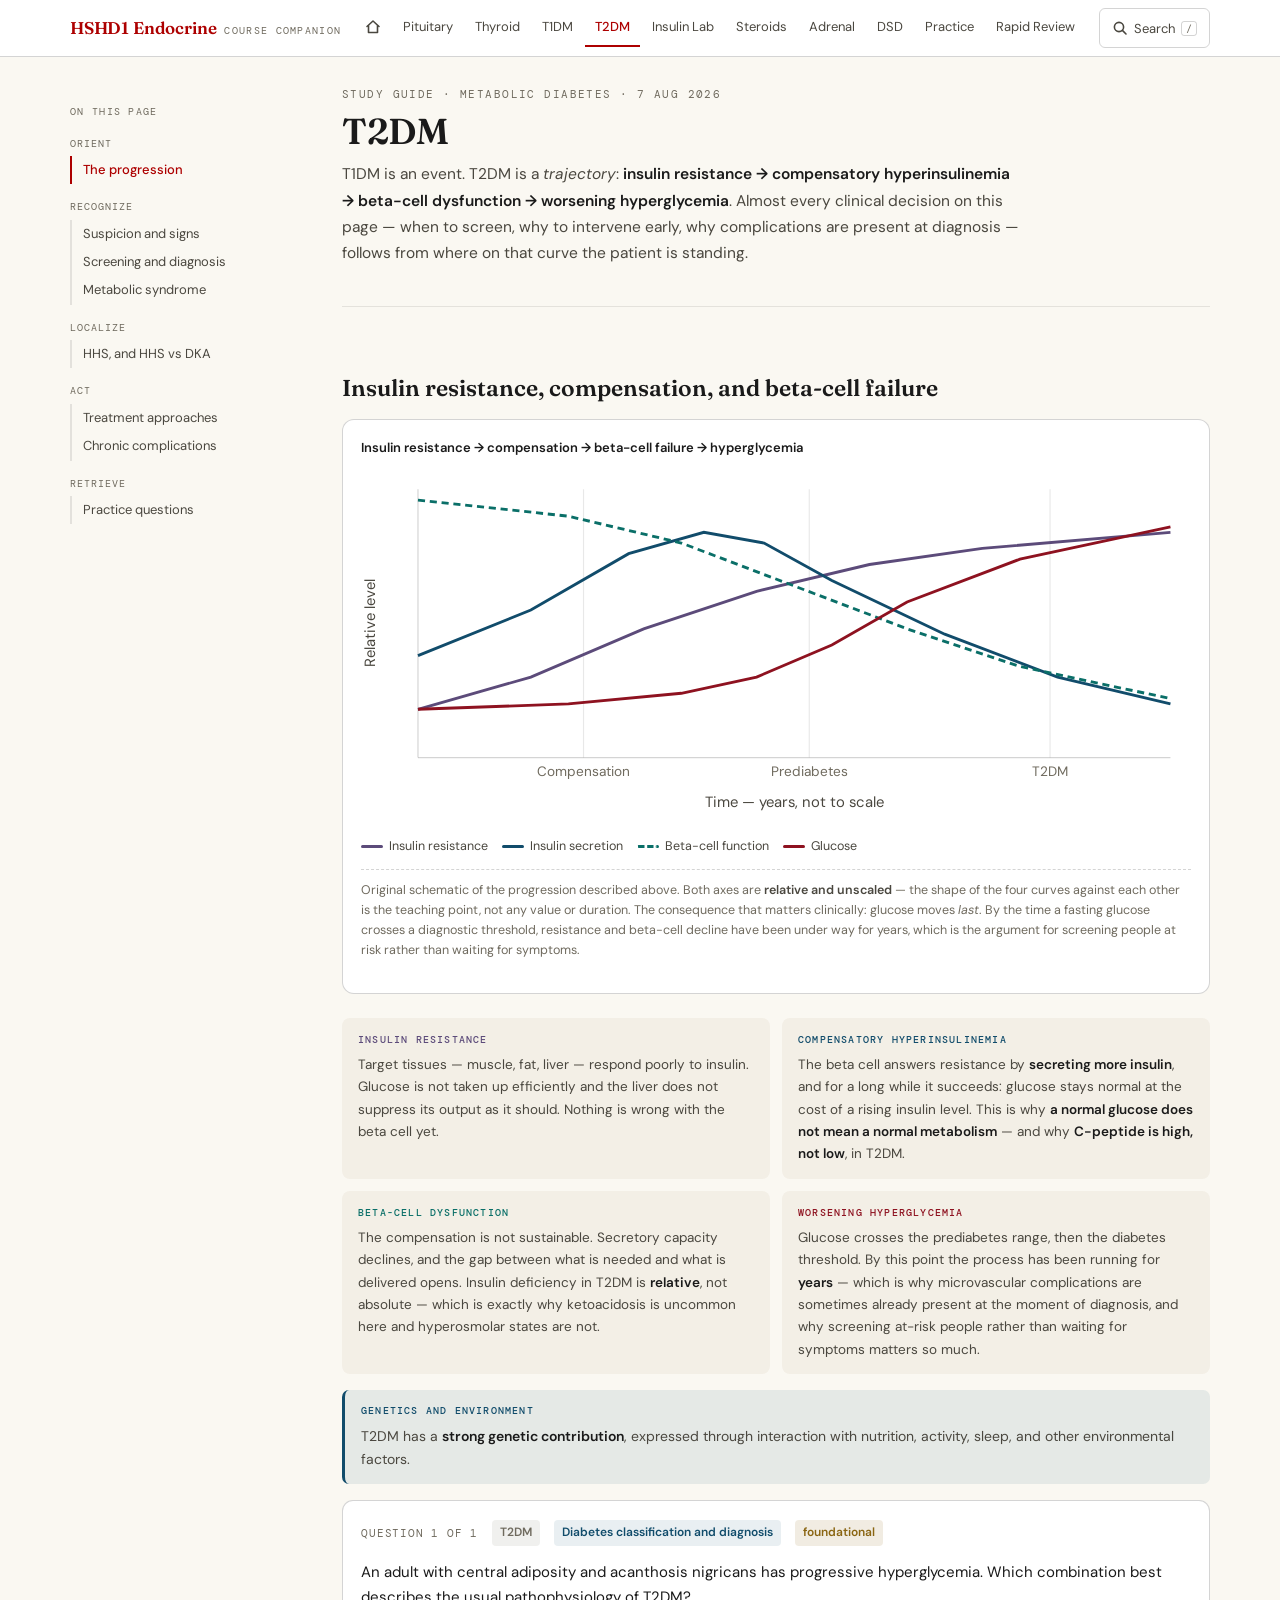
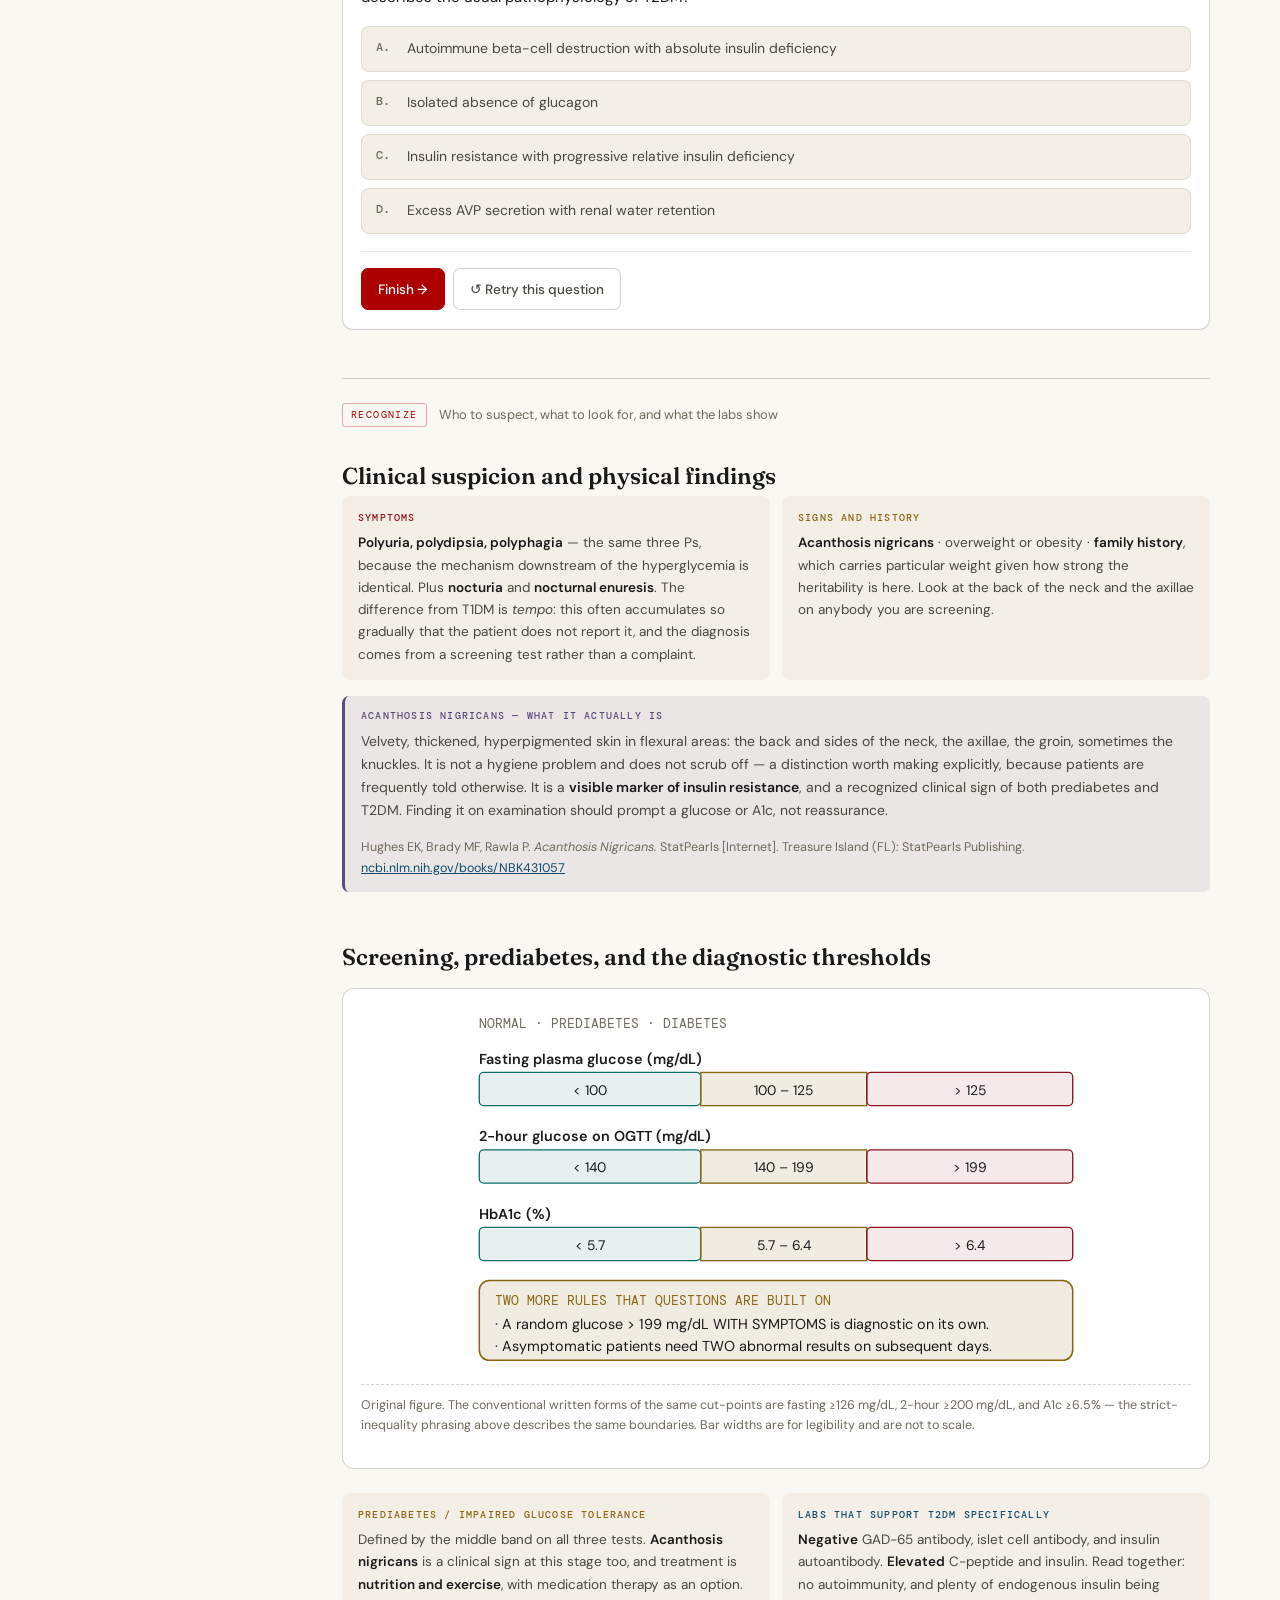
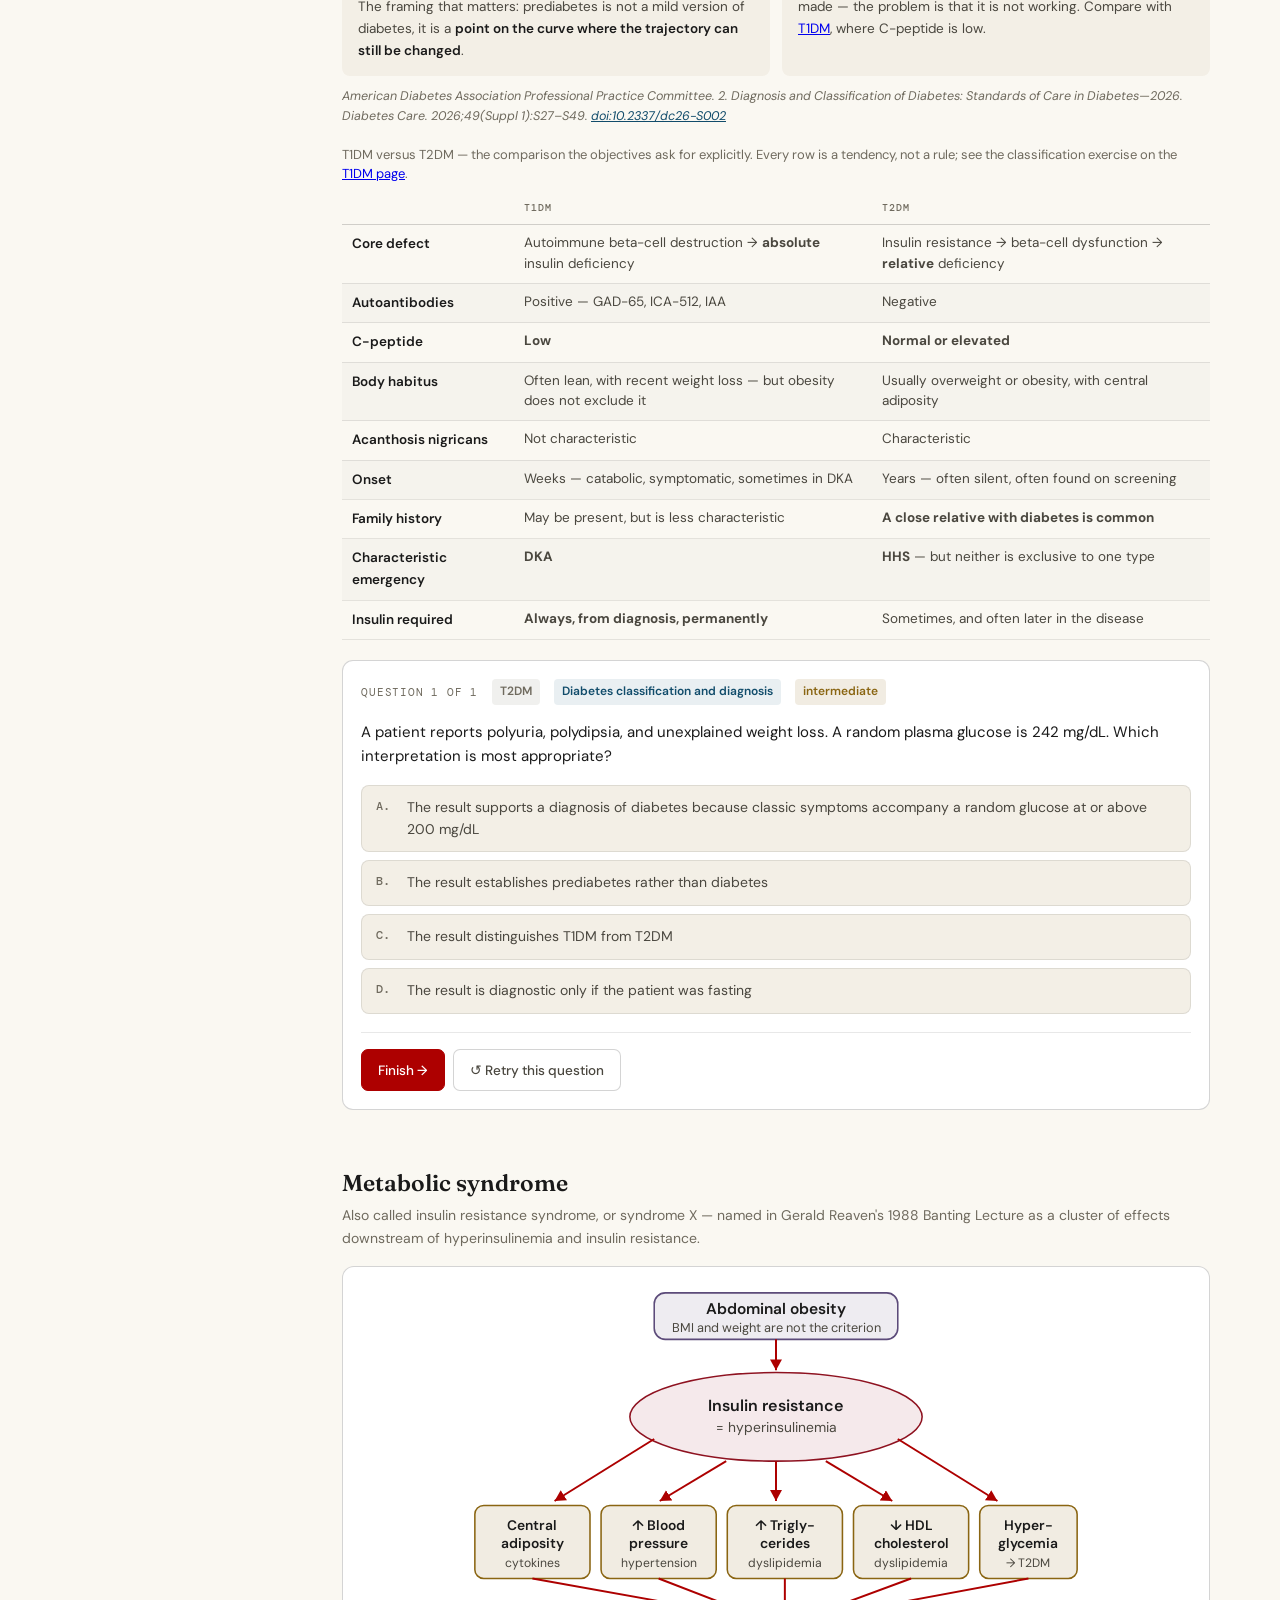
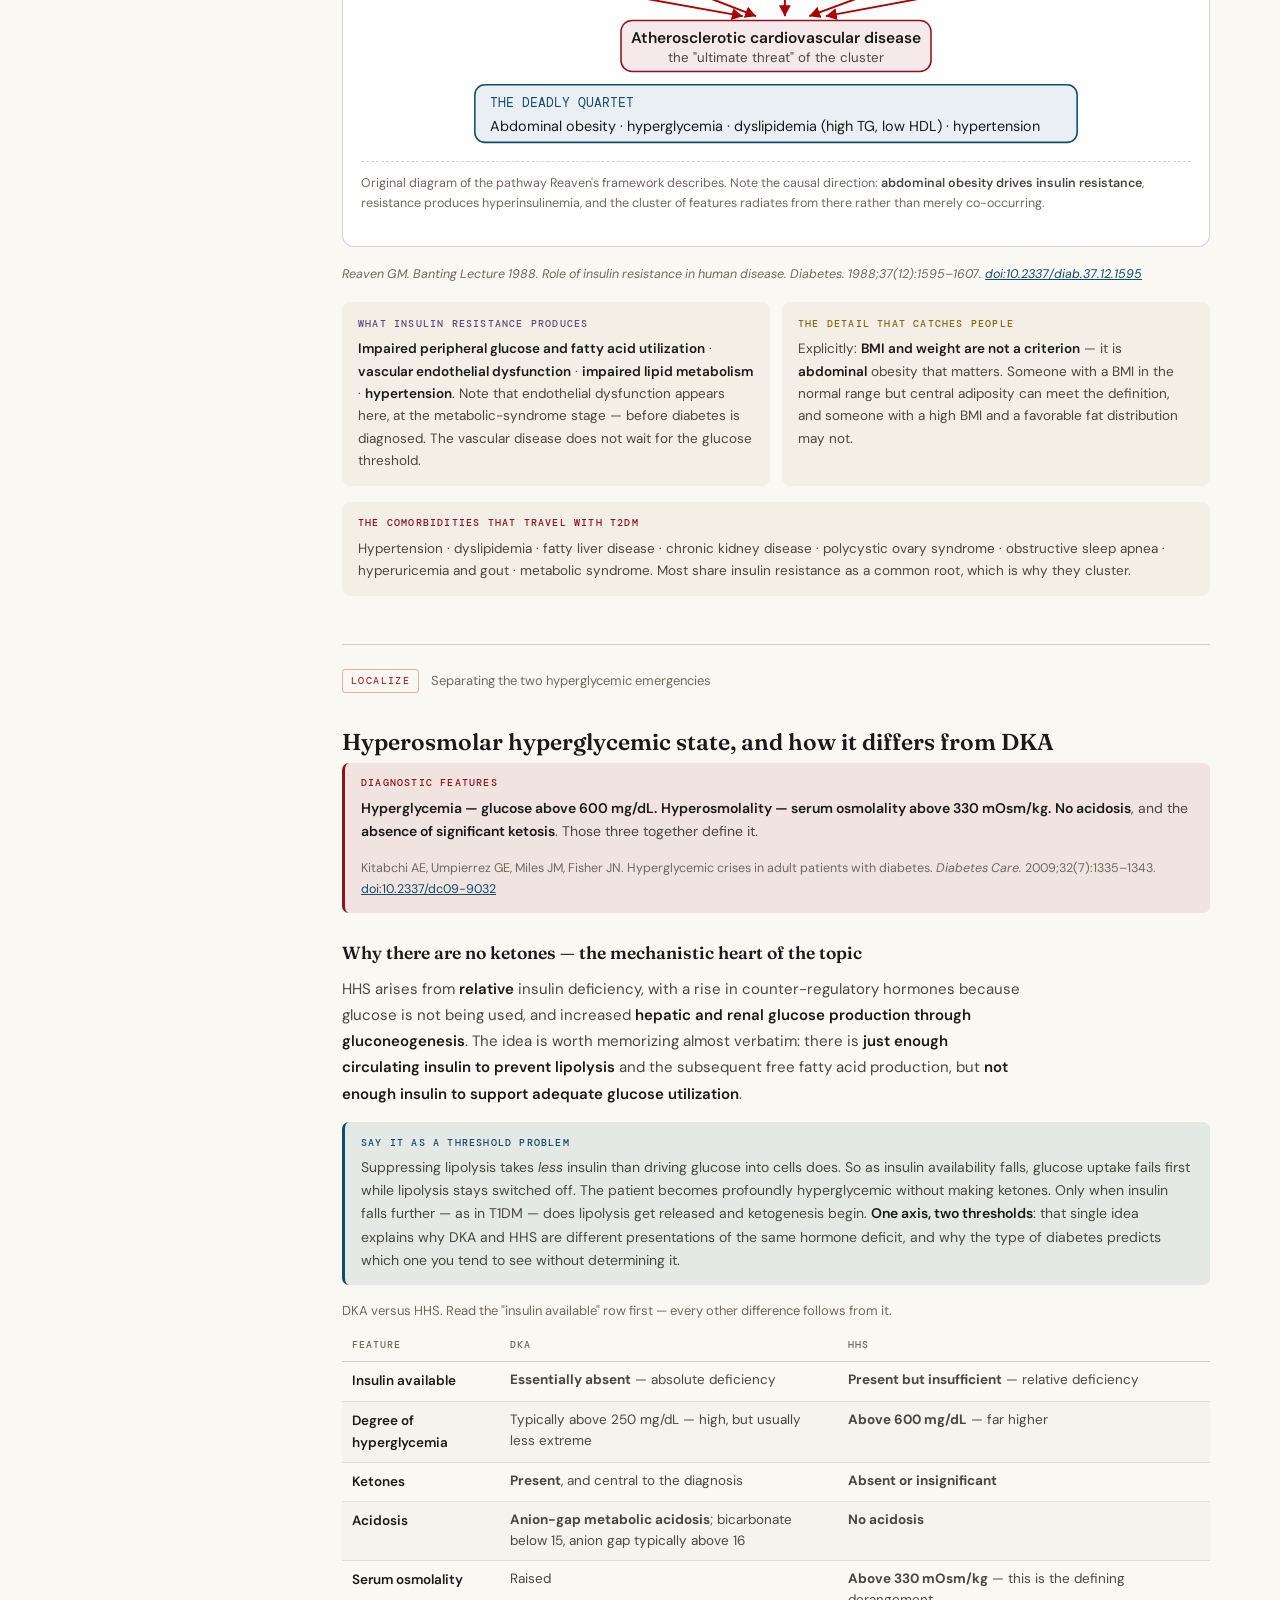
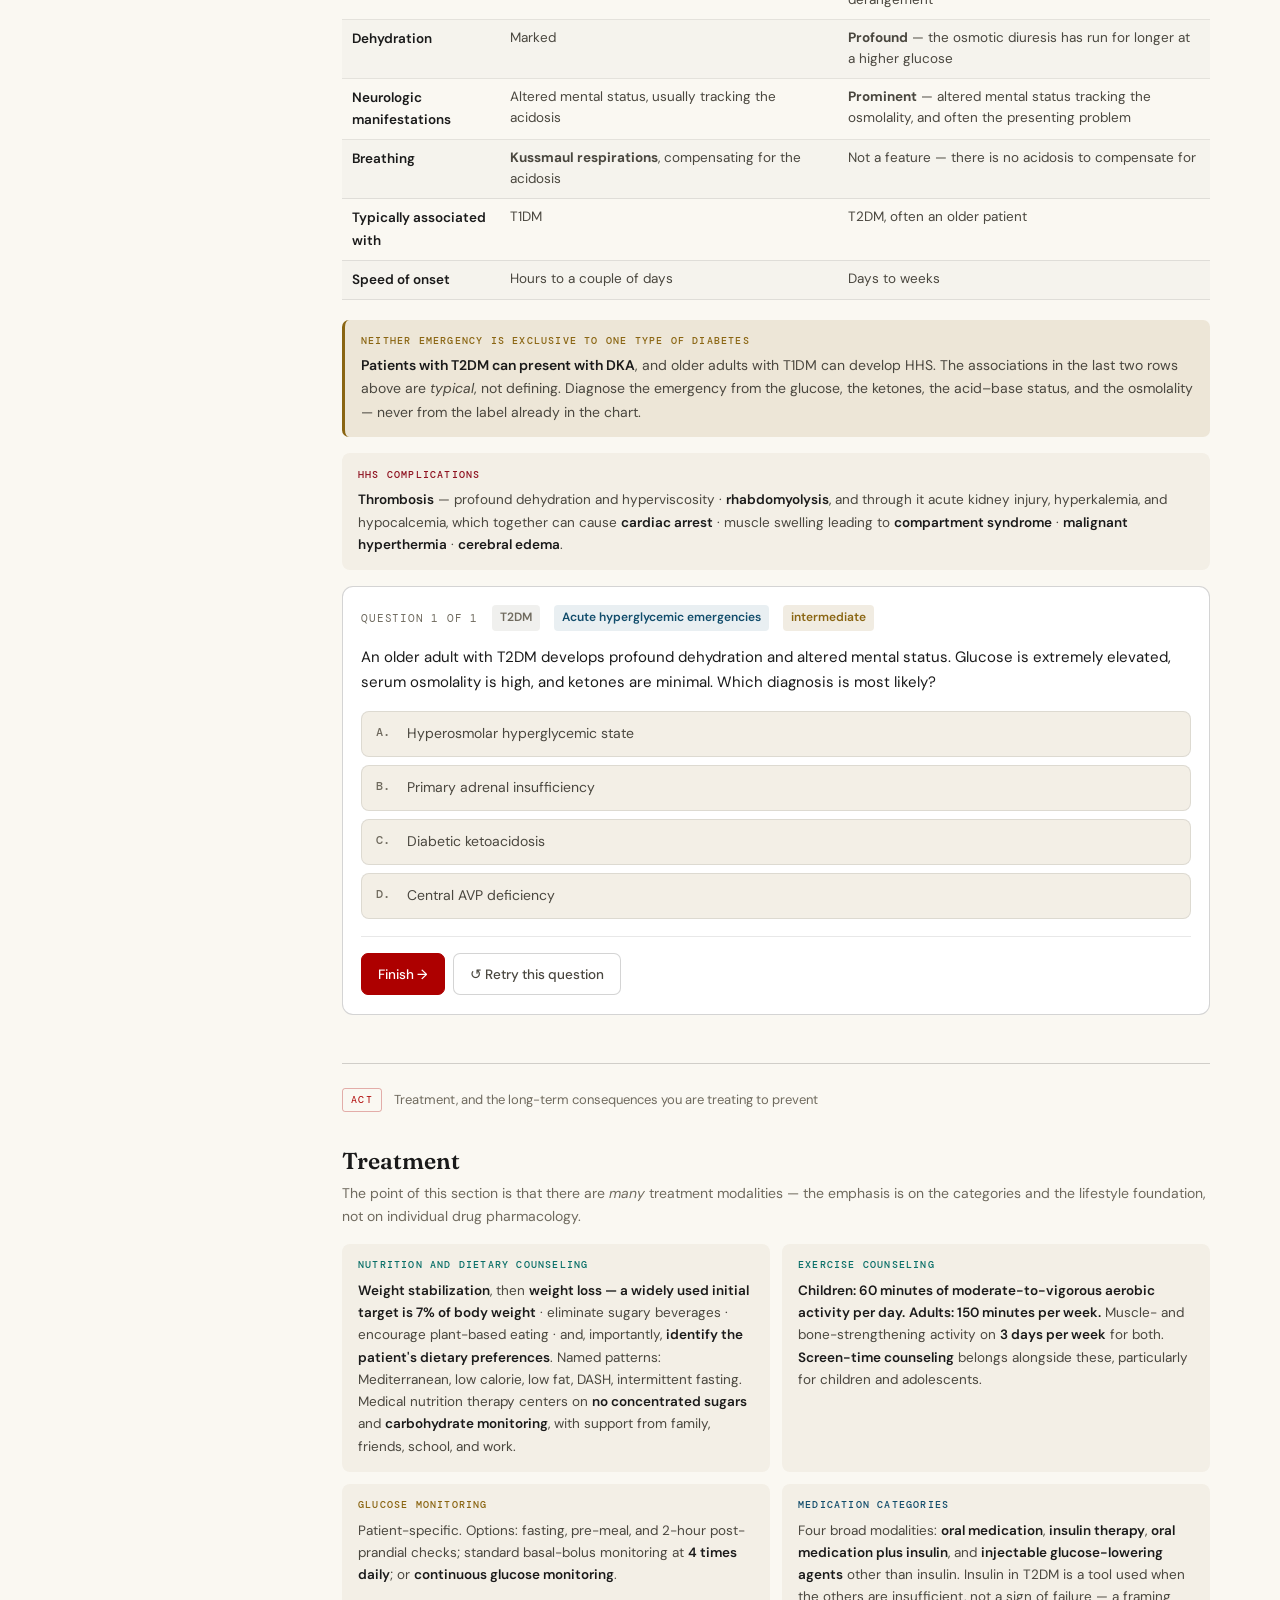
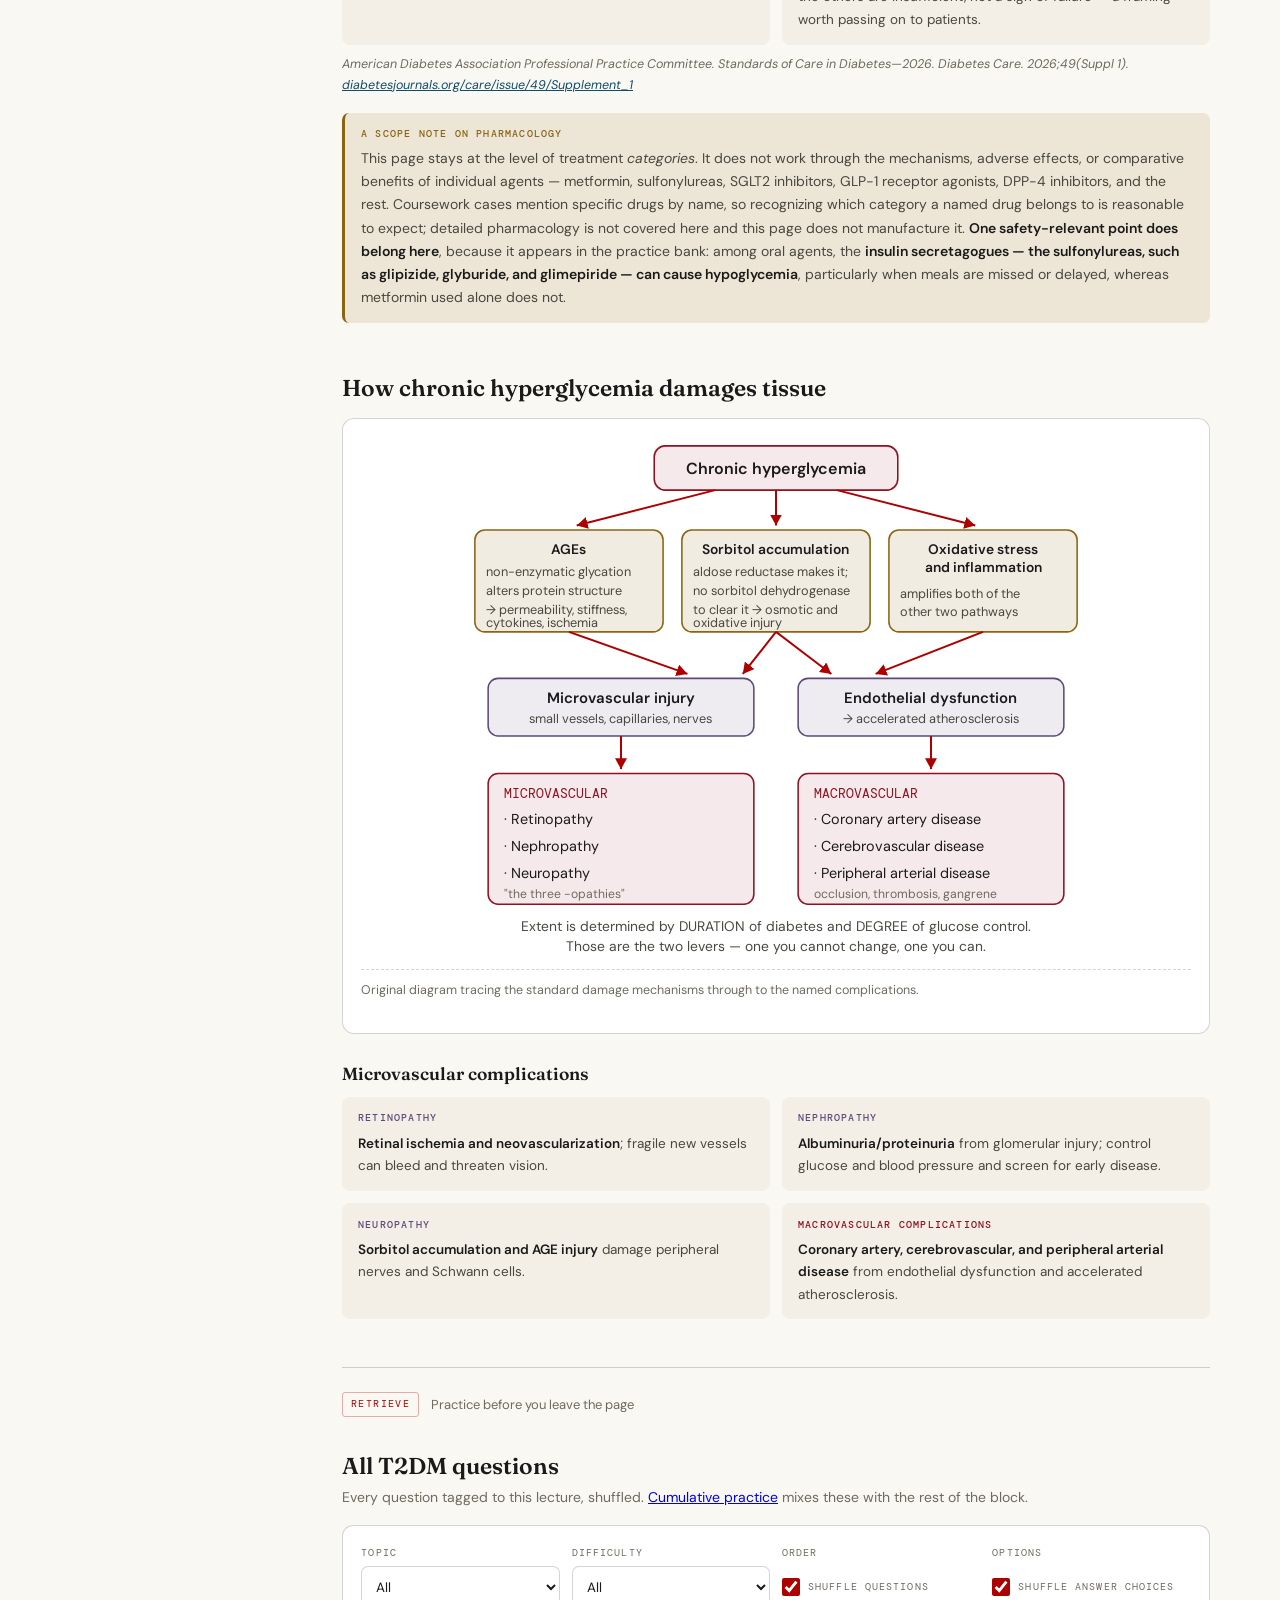
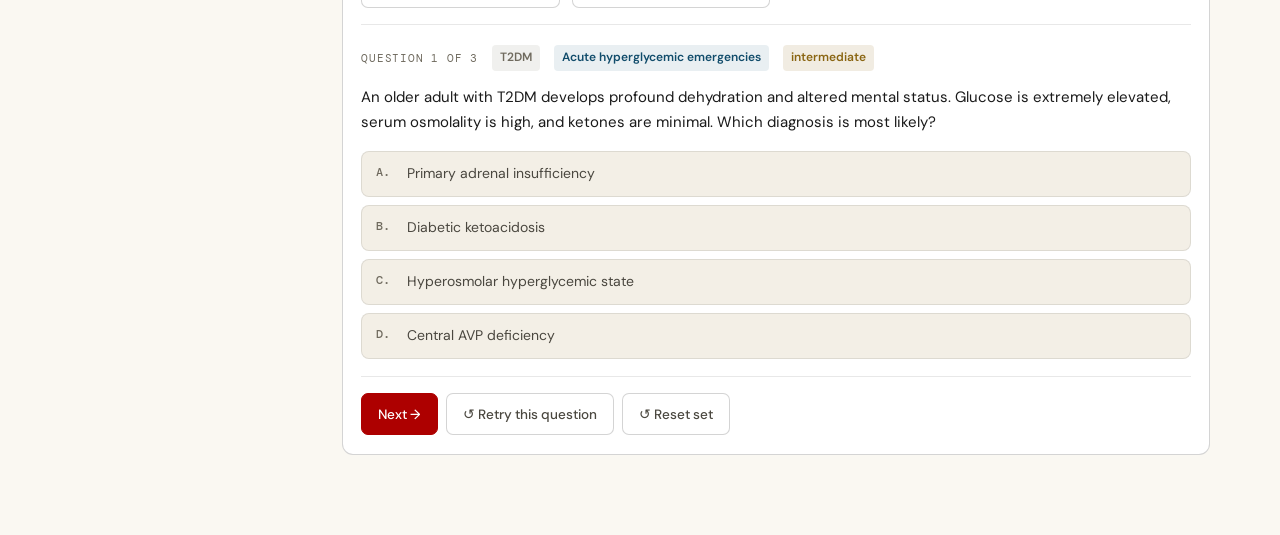
<file: type2.html>
<!DOCTYPE html>
<html lang="en">
<head>
<meta charset="utf-8">
<meta name="viewport" content="width=device-width, initial-scale=1">
<title>T2DM — HSHD1 Endocrine Course Companion</title>
<meta name="description" content="T2DM as progressive disease: insulin resistance, compensatory hyperinsulinemia, beta-cell failure, HHS, and the vascular complications of chronic hyperglycemia.">
<link rel="preconnect" href="https://fonts.googleapis.com">
<link rel="preconnect" href="https://fonts.gstatic.com" crossorigin>
<link href="https://fonts.googleapis.com/css2?family=DM+Mono:wght@400;500&family=DM+Sans:wght@400;500;600&family=Fraunces:opsz,wght@9..144,500;9..144,600&display=swap" rel="stylesheet">
<link rel="stylesheet" href="assets/css/site.css?v=20260816c">
</head>
<body data-page="type2">
<a class="skip-link" href="#main">Skip to content</a>
<header class="site-header" id="site-header"></header>
<noscript><div style="max-width:1180px;margin:0 auto;padding:1rem 1.25rem"><p class="note note-amber"><span class="note-kind">JavaScript is off</span>The text below is complete and readable, but the navigation, search, interactive figures, and practice questions need JavaScript. <a href="index.html">Back to the home page</a>.</p></div></noscript>

<div class="page">
  <nav class="toc" id="page-toc" aria-label="Sections of this page"></nav>

  <main class="content" id="main" tabindex="-1">

    <div class="page-head">
      <p class="eyebrow">Study guide · Metabolic diabetes · 7 Aug 2026</p>
      <h1>T2DM</h1>
      <p class="lede">T1DM is an event. T2DM is a <em>trajectory</em>:
        <strong>insulin resistance → compensatory hyperinsulinemia → beta-cell dysfunction → worsening hyperglycemia</strong>.
        Almost every clinical decision on this page — when to screen, why to intervene early, why complications are present at diagnosis —
        follows from where on that curve the patient is standing.</p>
      <div class="toc-mobile" id="page-toc-mobile"></div>
    </div>

    <section class="section" id="orient" data-toc="The progression" data-phase="Orient">
      <h2>Insulin resistance, compensation, and beta-cell failure</h2>

      <div class="figure" data-fig="t2dm-progression"></div>

      <div class="grid">
        <div class="block">
          <div class="block-label purple">Insulin resistance</div>
          <div class="block-text">Target tissues — muscle, fat, liver — respond poorly to insulin. Glucose is not taken up efficiently and the
            liver does not suppress its output as it should. Nothing is wrong with the beta cell yet.</div>
        </div>
        <div class="block">
          <div class="block-label blue">Compensatory hyperinsulinemia</div>
          <div class="block-text">The beta cell answers resistance by <strong>secreting more insulin</strong>, and for a long while it succeeds:
            glucose stays normal at the cost of a rising insulin level. This is why <strong>a normal glucose does not mean a normal metabolism</strong> —
            and why <strong>C-peptide is high, not low</strong>, in T2DM.</div>
        </div>
        <div class="block">
          <div class="block-label teal">Beta-cell dysfunction</div>
          <div class="block-text">The compensation is not sustainable. Secretory capacity declines, and the gap between what is needed and what is
            delivered opens. Insulin deficiency in T2DM is <strong>relative</strong>, not absolute — which is exactly why ketoacidosis
            is uncommon here and hyperosmolar states are not.</div>
        </div>
        <div class="block">
          <div class="block-label red">Worsening hyperglycemia</div>
          <div class="block-text">Glucose crosses the prediabetes range, then the diabetes threshold. By this point the process has been running
            for <strong>years</strong> — which is why microvascular complications are sometimes already present at the moment of diagnosis, and why
            screening at-risk people rather than waiting for symptoms matters so much.</div>
        </div>
      </div>

      <div class="note note-blue">
        <span class="note-kind">Genetics and environment</span>
        <p>T2DM has a <strong>strong genetic contribution</strong>, expressed through interaction with nutrition, activity, sleep, and other environmental factors.</p>
      </div>

      <div class="quiz quiz-inline" data-quiz data-quiz-ids="T2D-001" data-quiz-toolbar="false"></div>
    </section>

    <!-- ================================================================ -->
    <div class="phase-rule"><span class="phase-step">Recognize</span><span class="phase-what">Who to suspect, what to look for, and what the labs show</span></div>

    <section class="section" id="recognize" data-toc="Suspicion and signs" data-phase="Recognize">
      <h2>Clinical suspicion and physical findings</h2>

      <div class="grid">
        <div class="block">
          <div class="block-label red">Symptoms</div>
          <div class="block-text"><strong>Polyuria, polydipsia, polyphagia</strong> — the same three Ps, because the mechanism downstream of the
            hyperglycemia is identical. Plus <strong>nocturia</strong> and <strong>nocturnal enuresis</strong>.
            The difference from T1DM is <em>tempo</em>: this often accumulates so gradually that the patient does not report it, and the diagnosis
            comes from a screening test rather than a complaint.</div>
        </div>
        <div class="block">
          <div class="block-label amber">Signs and history</div>
          <div class="block-text"><strong>Acanthosis nigricans</strong> · overweight or obesity · <strong>family history</strong>, which carries
            particular weight given how strong the heritability is here. Look at the back of the neck and the axillae on anybody you are screening.</div>
        </div>
      </div>

      <div class="note note-purple">
        <span class="note-kind">Acanthosis nigricans — what it actually is</span>
        <p>Velvety, thickened, hyperpigmented skin in flexural areas: the back and sides of the neck, the axillae, the groin, sometimes the knuckles.
          It is not a hygiene problem and does not scrub off — a distinction worth making explicitly, because patients are frequently told otherwise.
          It is a <strong>visible marker of insulin resistance</strong>, and a recognized clinical sign of both prediabetes and T2DM.
          Finding it on examination should prompt a glucose or A1c, not reassurance.</p>
        <cite>Hughes EK, Brady MF, Rawla P. <em>Acanthosis Nigricans.</em> StatPearls [Internet]. Treasure Island (FL): StatPearls Publishing. <a href="https://www.ncbi.nlm.nih.gov/books/NBK431057/" target="_blank" rel="noopener noreferrer">ncbi.nlm.nih.gov/books/NBK431057</a></cite>
      </div>
    </section>

    <!-- ================================================================ -->
    <section class="section" id="diagnosis" data-toc="Screening and diagnosis" data-phase="Recognize">
      <h2>Screening, prediabetes, and the diagnostic thresholds</h2>

      <div class="figure">
        <svg class="svg-diagram-wide" viewBox="0 0 560 330" role="img" aria-labelledby="thr-t thr-d">
          <title id="thr-t">Diagnostic thresholds for prediabetes and diabetes</title>
          <desc id="thr-d">Three tests shown as bands. Fasting plasma glucose: normal below 100, prediabetes 100 to 125, diabetes above 125 milligrams per deciliter. Two-hour glucose on an oral glucose tolerance test: normal below 140, prediabetes 140 to 199, diabetes above 199. HbA1c: normal below 5.7 percent, prediabetes 5.7 to 6.4 percent, diabetes above 6.4 percent. A random plasma glucose above 199 with symptoms is also diagnostic. Asymptomatic patients require two abnormal results on subsequent days.</desc>

          <text x="12" y="20" font-family="var(--mono)" font-size="11.5" fill="var(--text3)">NORMAL · PREDIABETES · DIABETES</text>

          <!-- FPG -->
          <text x="12" y="52" font-family="var(--font)" font-size="13" font-weight="600" fill="var(--text)">Fasting plasma glucose (mg/dL)</text>
          <rect x="12" y="60" width="200" height="30" rx="4" fill="var(--teal-t)" stroke="var(--teal)" stroke-width="1.2"/>
          <rect x="212" y="60" width="150" height="30" fill="var(--amber-t)" stroke="var(--amber)" stroke-width="1.2"/>
          <rect x="362" y="60" width="186" height="30" rx="4" fill="var(--red-t)" stroke="var(--red)" stroke-width="1.2"/>
          <text x="112" y="80" text-anchor="middle" font-family="var(--font)" font-size="12.5" fill="var(--text)">&lt; 100</text>
          <text x="287" y="80" text-anchor="middle" font-family="var(--font)" font-size="12.5" fill="var(--text)">100 – 125</text>
          <text x="455" y="80" text-anchor="middle" font-family="var(--font)" font-size="12.5" fill="var(--text)">&gt; 125</text>

          <!-- OGTT -->
          <text x="12" y="122" font-family="var(--font)" font-size="13" font-weight="600" fill="var(--text)">2-hour glucose on OGTT (mg/dL)</text>
          <rect x="12" y="130" width="200" height="30" rx="4" fill="var(--teal-t)" stroke="var(--teal)" stroke-width="1.2"/>
          <rect x="212" y="130" width="150" height="30" fill="var(--amber-t)" stroke="var(--amber)" stroke-width="1.2"/>
          <rect x="362" y="130" width="186" height="30" rx="4" fill="var(--red-t)" stroke="var(--red)" stroke-width="1.2"/>
          <text x="112" y="150" text-anchor="middle" font-family="var(--font)" font-size="12.5" fill="var(--text)">&lt; 140</text>
          <text x="287" y="150" text-anchor="middle" font-family="var(--font)" font-size="12.5" fill="var(--text)">140 – 199</text>
          <text x="455" y="150" text-anchor="middle" font-family="var(--font)" font-size="12.5" fill="var(--text)">&gt; 199</text>

          <!-- A1c -->
          <text x="12" y="192" font-family="var(--font)" font-size="13" font-weight="600" fill="var(--text)">HbA1c (%)</text>
          <rect x="12" y="200" width="200" height="30" rx="4" fill="var(--teal-t)" stroke="var(--teal)" stroke-width="1.2"/>
          <rect x="212" y="200" width="150" height="30" fill="var(--amber-t)" stroke="var(--amber)" stroke-width="1.2"/>
          <rect x="362" y="200" width="186" height="30" rx="4" fill="var(--red-t)" stroke="var(--red)" stroke-width="1.2"/>
          <text x="112" y="220" text-anchor="middle" font-family="var(--font)" font-size="12.5" fill="var(--text)">&lt; 5.7</text>
          <text x="287" y="220" text-anchor="middle" font-family="var(--font)" font-size="12.5" fill="var(--text)">5.7 – 6.4</text>
          <text x="455" y="220" text-anchor="middle" font-family="var(--font)" font-size="12.5" fill="var(--text)">&gt; 6.4</text>

          <rect x="12" y="248" width="536" height="72" rx="9" fill="var(--amber-t)" stroke="var(--amber)" stroke-width="1.4"/>
          <text x="26" y="270" font-family="var(--mono)" font-size="11.5" fill="var(--amber)">TWO MORE RULES THAT QUESTIONS ARE BUILT ON</text>
          <text x="26" y="292" font-family="var(--font)" font-size="13" fill="var(--text)">· A random glucose &gt; 199 mg/dL WITH SYMPTOMS is diagnostic on its own.</text>
          <text x="26" y="312" font-family="var(--font)" font-size="13" fill="var(--text)">· Asymptomatic patients need TWO abnormal results on subsequent days.</text>
        </svg>
        <p class="figcaption">Original figure. The conventional written forms of the same cut-points are
          fasting ≥126 mg/dL, 2-hour ≥200 mg/dL, and A1c ≥6.5% — the strict-inequality phrasing above describes the same boundaries.
          Bar widths are for legibility and are not to scale.</p>
      </div>

      <div class="grid">
        <div class="block">
          <div class="block-label amber">Prediabetes / impaired glucose tolerance</div>
          <div class="block-text">Defined by the middle band on all three tests. <strong>Acanthosis nigricans</strong> is a clinical
            sign at this stage too, and treatment is <strong>nutrition and exercise</strong>, with medication therapy as an option.
            The framing that matters: prediabetes is not a mild version of diabetes, it is a <strong>point on the curve where the trajectory can still be changed</strong>.</div>
        </div>
        <div class="block">
          <div class="block-label blue">Labs that support T2DM specifically</div>
          <div class="block-text"><strong>Negative</strong> GAD-65 antibody, islet cell antibody, and insulin autoantibody.
            <strong>Elevated</strong> C-peptide and insulin. Read together: no autoimmunity, and plenty of endogenous insulin being made — the
            problem is that it is not working. Compare with <a href="type1.html#diagnosis">T1DM</a>, where C-peptide is low.</div>
        </div>
      </div>

      <p class="citation-line"><cite>American Diabetes Association Professional Practice Committee. 2. Diagnosis and Classification of Diabetes: Standards of Care in Diabetes—2026. <em>Diabetes Care.</em> 2026;49(Suppl 1):S27–S49. <a href="https://doi.org/10.2337/dc26-S002" target="_blank" rel="noopener noreferrer">doi:10.2337/dc26-S002</a></cite></p>

      <div class="table-wrap" tabindex="0" role="region" aria-label="T1DM versus T2DM">
        <table>
          <caption>T1DM versus T2DM — the comparison the objectives ask for explicitly. Every row is a tendency, not a rule; see the classification exercise on the <a href="type1.html#distinguish">T1DM page</a>.</caption>
          <thead><tr><th scope="col"></th><th scope="col">T1DM</th><th scope="col">T2DM</th></tr></thead>
          <tbody>
            <tr><th scope="row">Core defect</th><td>Autoimmune beta-cell destruction → <strong>absolute</strong> insulin deficiency</td><td>Insulin resistance → beta-cell dysfunction → <strong>relative</strong> deficiency</td></tr>
            <tr><th scope="row">Autoantibodies</th><td>Positive — GAD-65, ICA-512, IAA</td><td>Negative</td></tr>
            <tr><th scope="row">C-peptide</th><td><strong>Low</strong></td><td><strong>Normal or elevated</strong></td></tr>
            <tr><th scope="row">Body habitus</th><td>Often lean, with recent weight loss — but obesity does not exclude it</td><td>Usually overweight or obesity, with central adiposity</td></tr>
            <tr><th scope="row">Acanthosis nigricans</th><td>Not characteristic</td><td>Characteristic</td></tr>
            <tr><th scope="row">Onset</th><td>Weeks — catabolic, symptomatic, sometimes in DKA</td><td>Years — often silent, often found on screening</td></tr>
            <tr><th scope="row">Family history</th><td>May be present, but is less characteristic</td><td><strong>A close relative with diabetes is common</strong></td></tr>
            <tr><th scope="row">Characteristic emergency</th><td><strong>DKA</strong></td><td><strong>HHS</strong> — but neither is exclusive to one type</td></tr>
            <tr><th scope="row">Insulin required</th><td><strong>Always, from diagnosis, permanently</strong></td><td>Sometimes, and often later in the disease</td></tr>
          </tbody>
        </table>
      </div>

      <div class="quiz quiz-inline" data-quiz data-quiz-ids="T2D-002" data-quiz-toolbar="false"></div>
    </section>

    <!-- ================================================================ -->
    <section class="section" id="metabolic-syndrome" data-toc="Metabolic syndrome" data-phase="Recognize">
      <h2>Metabolic syndrome</h2>
      <p class="section-note">Also called insulin resistance syndrome, or syndrome X — named in Gerald Reaven's 1988 Banting Lecture as a
        cluster of effects downstream of hyperinsulinemia and insulin resistance.</p>

      <div class="figure">
        <svg class="svg-diagram-wide" viewBox="0 0 560 420" role="img" aria-labelledby="ms-t ms-d">
          <title id="ms-t">Metabolic syndrome as a hub around insulin resistance</title>
          <desc id="ms-d">Abdominal obesity drives insulin resistance and hyperinsulinemia, which sits at the center. Radiating from it are central adiposity, raised blood pressure, high triglycerides, low HDL cholesterol, and hyperglycemia. Adipocyte cytokines feed back into the center. All of these converge on the ultimate threat, atherosclerotic cardiovascular disease.</desc>

          <rect x="170" y="8" width="220" height="42" rx="10" class="box-purple"/>
          <text x="280" y="27" text-anchor="middle" font-family="var(--font)" font-size="14" font-weight="600" fill="var(--text)">Abdominal obesity</text>
          <text x="280" y="43" text-anchor="middle" font-family="var(--font)" font-size="11.5" fill="var(--text2)">BMI and weight are not the criterion</text>
          <path d="M280 50 L280 78" class="flow" marker-end="url(#ms-a)"/>
          <defs><marker id="ms-a" markerWidth="7" markerHeight="7" refX="5.5" refY="3" orient="auto"><path d="M0,0 L5.5,3 L0,6 Z" fill="var(--accent)"/></marker></defs>

          <ellipse cx="280" cy="120" rx="132" ry="40" class="box-red"/>
          <text x="280" y="115" text-anchor="middle" font-family="var(--font)" font-size="14.5" font-weight="600" fill="var(--text)">Insulin resistance</text>
          <text x="280" y="134" text-anchor="middle" font-family="var(--font)" font-size="12.5" fill="var(--text2)">= hyperinsulinemia</text>

          <path d="M170 140 L80 196" class="flow" marker-end="url(#ms-a)"/>
          <path d="M235 160 L175 196" class="flow" marker-end="url(#ms-a)"/>
          <path d="M325 160 L385 196" class="flow" marker-end="url(#ms-a)"/>
          <path d="M390 140 L480 196" class="flow" marker-end="url(#ms-a)"/>
          <path d="M280 160 L280 196" class="flow" marker-end="url(#ms-a)"/>

          <rect x="8" y="200" width="104" height="66" rx="8" class="box-amber"/>
          <text x="60" y="222" text-anchor="middle" font-family="var(--font)" font-size="12.5" font-weight="600" fill="var(--text)">Central</text>
          <text x="60" y="238" text-anchor="middle" font-family="var(--font)" font-size="12.5" font-weight="600" fill="var(--text)">adiposity</text>
          <text x="60" y="256" text-anchor="middle" font-family="var(--font)" font-size="11" fill="var(--text2)">cytokines</text>

          <rect x="122" y="200" width="104" height="66" rx="8" class="box-amber"/>
          <text x="174" y="222" text-anchor="middle" font-family="var(--font)" font-size="12.5" font-weight="600" fill="var(--text)">↑ Blood</text>
          <text x="174" y="238" text-anchor="middle" font-family="var(--font)" font-size="12.5" font-weight="600" fill="var(--text)">pressure</text>
          <text x="174" y="256" text-anchor="middle" font-family="var(--font)" font-size="11" fill="var(--text2)">hypertension</text>

          <rect x="236" y="200" width="104" height="66" rx="8" class="box-amber"/>
          <text x="288" y="222" text-anchor="middle" font-family="var(--font)" font-size="12.5" font-weight="600" fill="var(--text)">↑ Trigly-</text>
          <text x="288" y="238" text-anchor="middle" font-family="var(--font)" font-size="12.5" font-weight="600" fill="var(--text)">cerides</text>
          <text x="288" y="256" text-anchor="middle" font-family="var(--font)" font-size="11" fill="var(--text2)">dyslipidemia</text>

          <rect x="350" y="200" width="104" height="66" rx="8" class="box-amber"/>
          <text x="402" y="222" text-anchor="middle" font-family="var(--font)" font-size="12.5" font-weight="600" fill="var(--text)">↓ HDL</text>
          <text x="402" y="238" text-anchor="middle" font-family="var(--font)" font-size="12.5" font-weight="600" fill="var(--text)">cholesterol</text>
          <text x="402" y="256" text-anchor="middle" font-family="var(--font)" font-size="11" fill="var(--text2)">dyslipidemia</text>

          <rect x="464" y="200" width="88" height="66" rx="8" class="box-amber"/>
          <text x="508" y="222" text-anchor="middle" font-family="var(--font)" font-size="12.5" font-weight="600" fill="var(--text)">Hyper-</text>
          <text x="508" y="238" text-anchor="middle" font-family="var(--font)" font-size="12.5" font-weight="600" fill="var(--text)">glycemia</text>
          <text x="508" y="256" text-anchor="middle" font-family="var(--font)" font-size="11" fill="var(--text2)">→ T2DM</text>

          <path d="M60 266 L250 300" class="flow" marker-end="url(#ms-a)"/>
          <path d="M174 266 L262 300" class="flow" marker-end="url(#ms-a)"/>
          <path d="M288 266 L288 300" class="flow" marker-end="url(#ms-a)"/>
          <path d="M402 266 L310 300" class="flow" marker-end="url(#ms-a)"/>
          <path d="M508 266 L325 300" class="flow" marker-end="url(#ms-a)"/>

          <rect x="140" y="304" width="280" height="46" rx="10" class="box-red"/>
          <text x="280" y="324" text-anchor="middle" font-family="var(--font)" font-size="14" font-weight="600" fill="var(--text)">Atherosclerotic cardiovascular disease</text>
          <text x="280" y="341" text-anchor="middle" font-family="var(--font)" font-size="12" fill="var(--text2)">the "ultimate threat" of the cluster</text>

          <rect x="8" y="362" width="544" height="52" rx="9" fill="var(--blue-t)" stroke="var(--blue)" stroke-width="1.4"/>
          <text x="22" y="382" font-family="var(--mono)" font-size="11.5" fill="var(--blue)">THE DEADLY QUARTET</text>
          <text x="22" y="404" font-family="var(--font)" font-size="13" fill="var(--text)">Abdominal obesity · hyperglycemia · dyslipidemia (high TG, low HDL) · hypertension</text>
        </svg>
        <p class="figcaption">Original diagram of the pathway Reaven's framework describes. Note the causal direction: <strong>abdominal obesity drives insulin
          resistance</strong>, resistance produces hyperinsulinemia, and the cluster of features radiates from there rather than merely co-occurring.</p>
      </div>

      <p class="citation-line"><cite>Reaven GM. Banting Lecture 1988. Role of insulin resistance in human disease. <em>Diabetes.</em> 1988;37(12):1595–1607. <a href="https://doi.org/10.2337/diab.37.12.1595" target="_blank" rel="noopener noreferrer">doi:10.2337/diab.37.12.1595</a></cite></p>

      <div class="grid">
        <div class="block">
          <div class="block-label purple">What insulin resistance produces</div>
          <div class="block-text"><strong>Impaired peripheral glucose and fatty acid utilization</strong> ·
            <strong>vascular endothelial dysfunction</strong> · <strong>impaired lipid metabolism</strong> · <strong>hypertension</strong>.
            Note that endothelial dysfunction appears here, at the metabolic-syndrome stage — before diabetes is diagnosed.
            The vascular disease does not wait for the glucose threshold.</div>
        </div>
        <div class="block">
          <div class="block-label amber">The detail that catches people</div>
          <div class="block-text">Explicitly: <strong>BMI and weight are not a criterion</strong> — it is
            <strong>abdominal</strong> obesity that matters. Someone with a BMI in the normal range but central adiposity can meet the definition,
            and someone with a high BMI and a favorable fat distribution may not.</div>
        </div>
      </div>

      <div class="block" style="margin-bottom:1rem">
        <div class="block-label red">The comorbidities that travel with T2DM</div>
        <div class="block-text">Hypertension · dyslipidemia · fatty liver disease · chronic kidney disease · polycystic ovary syndrome ·
          obstructive sleep apnea · hyperuricemia and gout · metabolic syndrome. Most share insulin resistance as a common root, which is why they cluster.</div>
      </div>
    </section>

    <!-- ================================================================ -->
    <div class="phase-rule"><span class="phase-step">Localize</span><span class="phase-what">Separating the two hyperglycemic emergencies</span></div>

    <section class="section" id="hhs" data-toc="HHS, and HHS vs DKA" data-phase="Localize">
      <h2>Hyperosmolar hyperglycemic state, and how it differs from DKA</h2>

      <div class="note note-red">
        <span class="note-kind">Diagnostic features</span>
        <p><strong>Hyperglycemia — glucose above 600 mg/dL.</strong>
          <strong>Hyperosmolality — serum osmolality above 330 mOsm/kg.</strong>
          <strong>No acidosis</strong>, and the <strong>absence of significant ketosis</strong>. Those three together define it.</p>
        <cite>Kitabchi AE, Umpierrez GE, Miles JM, Fisher JN. Hyperglycemic crises in adult patients with diabetes. <em>Diabetes Care.</em> 2009;32(7):1335–1343. <a href="https://doi.org/10.2337/dc09-9032" target="_blank" rel="noopener noreferrer">doi:10.2337/dc09-9032</a></cite>
      </div>

      <h3>Why there are no ketones — the mechanistic heart of the topic</h3>
      <p class="prose">HHS arises from <strong>relative</strong> insulin deficiency, with a rise in counter-regulatory hormones because glucose is not
        being used, and increased <strong>hepatic and renal glucose production through gluconeogenesis</strong>. The idea is worth memorizing almost
        verbatim: there is <strong>just enough circulating insulin to prevent lipolysis</strong> and the subsequent free fatty acid
        production, but <strong>not enough insulin to support adequate glucose utilization</strong>.</p>

      <div class="note note-blue">
        <span class="note-kind">Say it as a threshold problem</span>
        <p>Suppressing lipolysis takes <em>less</em> insulin than driving glucose into cells does. So as insulin availability falls, glucose uptake
          fails first while lipolysis stays switched off. The patient becomes profoundly hyperglycemic without making ketones.
          Only when insulin falls further — as in T1DM — does lipolysis get released and ketogenesis begin.
          <strong>One axis, two thresholds</strong>: that single idea explains why DKA and HHS are different presentations of the same hormone deficit,
          and why the type of diabetes predicts which one you tend to see without determining it.</p>
      </div>

      <div class="table-wrap" tabindex="0" role="region" aria-label="DKA versus HHS">
        <table>
          <caption>DKA versus HHS. Read the "insulin available" row first — every other difference follows from it.</caption>
          <thead><tr><th scope="col">Feature</th><th scope="col">DKA</th><th scope="col">HHS</th></tr></thead>
          <tbody>
            <tr><th scope="row">Insulin available</th><td><strong>Essentially absent</strong> — absolute deficiency</td><td><strong>Present but insufficient</strong> — relative deficiency</td></tr>
            <tr><th scope="row">Degree of hyperglycemia</th><td>Typically above 250 mg/dL — high, but usually less extreme</td><td><strong>Above 600 mg/dL</strong> — far higher</td></tr>
            <tr><th scope="row">Ketones</th><td><strong>Present</strong>, and central to the diagnosis</td><td><strong>Absent or insignificant</strong></td></tr>
            <tr><th scope="row">Acidosis</th><td><strong>Anion-gap metabolic acidosis</strong>; bicarbonate below 15, anion gap typically above 16</td><td><strong>No acidosis</strong></td></tr>
            <tr><th scope="row">Serum osmolality</th><td>Raised</td><td><strong>Above 330 mOsm/kg</strong> — this is the defining derangement</td></tr>
            <tr><th scope="row">Dehydration</th><td>Marked</td><td><strong>Profound</strong> — the osmotic diuresis has run for longer at a higher glucose</td></tr>
            <tr><th scope="row">Neurologic manifestations</th><td>Altered mental status, usually tracking the acidosis</td><td><strong>Prominent</strong> — altered mental status tracking the osmolality, and often the presenting problem</td></tr>
            <tr><th scope="row">Breathing</th><td><strong>Kussmaul respirations</strong>, compensating for the acidosis</td><td>Not a feature — there is no acidosis to compensate for</td></tr>
            <tr><th scope="row">Typically associated with</th><td>T1DM</td><td>T2DM, often an older patient</td></tr>
            <tr><th scope="row">Speed of onset</th><td>Hours to a couple of days</td><td>Days to weeks</td></tr>
          </tbody>
        </table>
      </div>

      <div class="note note-amber">
        <span class="note-kind">Neither emergency is exclusive to one type of diabetes</span>
        <p><strong>Patients with T2DM can present with DKA</strong>, and older adults with T1DM can develop HHS.
          The associations in the last two rows above are <em>typical</em>, not defining. Diagnose the emergency from the glucose, the ketones,
          the acid–base status, and the osmolality — never from the label already in the chart.</p>
      </div>

      <div class="block" style="margin-bottom:1rem">
        <div class="block-label red">HHS complications</div>
        <div class="block-text"><strong>Thrombosis</strong> — profound dehydration and hyperviscosity ·
          <strong>rhabdomyolysis</strong>, and through it acute kidney injury, hyperkalemia, and hypocalcemia, which together can cause
          <strong>cardiac arrest</strong> · muscle swelling leading to <strong>compartment syndrome</strong> ·
          <strong>malignant hyperthermia</strong> · <strong>cerebral edema</strong>.</div>
      </div>

      <div class="quiz quiz-inline" data-quiz data-quiz-ids="T2D-003" data-quiz-toolbar="false"></div>
    </section>

    <!-- ================================================================ -->
    <div class="phase-rule"><span class="phase-step">Act</span><span class="phase-what">Treatment, and the long-term consequences you are treating to prevent</span></div>

    <section class="section" id="treatment" data-toc="Treatment approaches" data-phase="Act">
      <h2>Treatment</h2>
      <p class="section-note">The point of this section is that there are <em>many</em> treatment modalities — the emphasis is on the categories and the lifestyle foundation, not on individual drug pharmacology.</p>

      <div class="grid">
        <div class="block">
          <div class="block-label teal">Nutrition and dietary counseling</div>
          <div class="block-text"><strong>Weight stabilization</strong>, then <strong>weight loss — a widely used initial target is 7% of body weight</strong> ·
            eliminate sugary beverages · encourage plant-based eating · and, importantly,
            <strong>identify the patient's dietary preferences</strong>. Named patterns: Mediterranean, low calorie, low fat, DASH, intermittent fasting.
            Medical nutrition therapy centers on <strong>no concentrated sugars</strong> and <strong>carbohydrate monitoring</strong>, with support from
            family, friends, school, and work.</div>
        </div>
        <div class="block">
          <div class="block-label teal">Exercise counseling</div>
          <div class="block-text"><strong>Children: 60 minutes of moderate-to-vigorous aerobic activity per day.</strong>
            <strong>Adults: 150 minutes per week.</strong> Muscle- and bone-strengthening activity on <strong>3 days per week</strong> for both.
            <strong>Screen-time counseling</strong> belongs alongside these, particularly for children and adolescents.</div>
        </div>
        <div class="block">
          <div class="block-label amber">Glucose monitoring</div>
          <div class="block-text">Patient-specific. Options: fasting, pre-meal, and 2-hour post-prandial checks; standard basal-bolus monitoring at
            <strong>4 times daily</strong>; or <strong>continuous glucose monitoring</strong>.</div>
        </div>
        <div class="block">
          <div class="block-label blue">Medication categories</div>
          <div class="block-text">Four broad modalities: <strong>oral medication</strong>, <strong>insulin therapy</strong>,
            <strong>oral medication plus insulin</strong>, and <strong>injectable glucose-lowering agents</strong> other than insulin.
            Insulin in T2DM is a tool used when the others are insufficient, not a sign of failure — a framing worth passing on to patients.</div>
        </div>
      </div>

      <p class="citation-line"><cite>American Diabetes Association Professional Practice Committee. Standards of Care in Diabetes—2026. <em>Diabetes Care.</em> 2026;49(Suppl 1). <a href="https://diabetesjournals.org/care/issue/49/Supplement_1" target="_blank" rel="noopener noreferrer">diabetesjournals.org/care/issue/49/Supplement_1</a></cite></p>

      <div class="note note-amber">
        <span class="note-kind">A scope note on pharmacology</span>
        <p>This page stays at the level of treatment <em>categories</em>. It does not work through the mechanisms, adverse effects, or comparative
          benefits of individual agents — metformin, sulfonylureas, SGLT2 inhibitors, GLP-1 receptor agonists, DPP-4 inhibitors, and the rest.
          Coursework cases mention specific drugs by name, so recognizing which category a named drug belongs to is reasonable to expect;
          detailed pharmacology is not covered here and this page does not manufacture it.
          <strong>One safety-relevant point does belong here</strong>, because it appears in the practice bank: among oral agents,
          the <strong>insulin secretagogues — the sulfonylureas, such as glipizide, glyburide, and glimepiride — can cause hypoglycemia</strong>,
          particularly when meals are missed or delayed, whereas metformin used alone does not.</p>
      </div>

    </section>

    <!-- ================================================================ -->
    <section class="section" id="complications" data-toc="Chronic complications" data-phase="Act">
      <h2>How chronic hyperglycemia damages tissue</h2>

      <div class="figure">
        <svg class="svg-diagram-wide" viewBox="0 0 560 470" role="img" aria-labelledby="cx-t cx-d">
          <title id="cx-t">From chronic hyperglycemia to organ complications</title>
          <desc id="cx-d">Chronic hyperglycemia acts through three mechanisms: advanced glycation end-products formed by non-enzymatic glycation, sorbitol accumulation via aldose reductase, and oxidative stress with inflammation. These converge on two vascular pathways. Microvascular injury produces retinopathy, nephropathy, and neuropathy. Endothelial dysfunction and accelerated atherosclerosis produce coronary artery disease, cerebrovascular disease, and peripheral arterial disease.</desc>

          <rect x="170" y="8" width="220" height="40" rx="10" class="box-red"/>
          <text x="280" y="33" text-anchor="middle" font-family="var(--font)" font-size="14.5" font-weight="600" fill="var(--text)">Chronic hyperglycemia</text>

          <path d="M225 48 L100 80" class="flow" marker-end="url(#cx-a)"/>
          <path d="M280 48 L280 80" class="flow" marker-end="url(#cx-a)"/>
          <path d="M335 48 L460 80" class="flow" marker-end="url(#cx-a)"/>
          <defs><marker id="cx-a" markerWidth="7" markerHeight="7" refX="5.5" refY="3" orient="auto"><path d="M0,0 L5.5,3 L0,6 Z" fill="var(--accent)"/></marker></defs>

          <rect x="8" y="84" width="170" height="92" rx="9" class="box-amber"/>
          <text x="93" y="106" text-anchor="middle" font-family="var(--font)" font-size="12.5" font-weight="600" fill="var(--text)">AGEs</text>
          <text x="18" y="126" font-family="var(--font)" font-size="11.5" fill="var(--text2)">non-enzymatic glycation</text>
          <text x="18" y="143" font-family="var(--font)" font-size="11.5" fill="var(--text2)">alters protein structure</text>
          <text x="18" y="160" font-family="var(--font)" font-size="11.5" fill="var(--text2)">→ permeability, stiffness,</text>
          <text x="18" y="172" font-family="var(--font)" font-size="11.5" fill="var(--text2)">cytokines, ischemia</text>

          <rect x="195" y="84" width="170" height="92" rx="9" class="box-amber"/>
          <text x="280" y="106" text-anchor="middle" font-family="var(--font)" font-size="12.5" font-weight="600" fill="var(--text)">Sorbitol accumulation</text>
          <text x="205" y="126" font-family="var(--font)" font-size="11.5" fill="var(--text2)">aldose reductase makes it;</text>
          <text x="205" y="143" font-family="var(--font)" font-size="11.5" fill="var(--text2)">no sorbitol dehydrogenase</text>
          <text x="205" y="160" font-family="var(--font)" font-size="11.5" fill="var(--text2)">to clear it → osmotic and</text>
          <text x="205" y="172" font-family="var(--font)" font-size="11.5" fill="var(--text2)">oxidative injury</text>

          <rect x="382" y="84" width="170" height="92" rx="9" class="box-amber"/>
          <text x="467" y="106" text-anchor="middle" font-family="var(--font)" font-size="12.5" font-weight="600" fill="var(--text)">Oxidative stress</text>
          <text x="467" y="122" text-anchor="middle" font-family="var(--font)" font-size="12.5" font-weight="600" fill="var(--text)">and inflammation</text>
          <text x="392" y="145" font-family="var(--font)" font-size="11.5" fill="var(--text2)">amplifies both of the</text>
          <text x="392" y="162" font-family="var(--font)" font-size="11.5" fill="var(--text2)">other two pathways</text>

          <path d="M93 176 L200 214" class="flow" marker-end="url(#cx-a)"/>
          <path d="M280 176 L250 214" class="flow" marker-end="url(#cx-a)"/>
          <path d="M280 176 L330 214" class="flow" marker-end="url(#cx-a)"/>
          <path d="M467 176 L370 214" class="flow" marker-end="url(#cx-a)"/>

          <rect x="20" y="218" width="240" height="52" rx="9" class="box-purple"/>
          <text x="140" y="240" text-anchor="middle" font-family="var(--font)" font-size="13.5" font-weight="600" fill="var(--text)">Microvascular injury</text>
          <text x="140" y="258" text-anchor="middle" font-family="var(--font)" font-size="11.5" fill="var(--text2)">small vessels, capillaries, nerves</text>

          <rect x="300" y="218" width="240" height="52" rx="9" class="box-purple"/>
          <text x="420" y="240" text-anchor="middle" font-family="var(--font)" font-size="13.5" font-weight="600" fill="var(--text)">Endothelial dysfunction</text>
          <text x="420" y="258" text-anchor="middle" font-family="var(--font)" font-size="11.5" fill="var(--text2)">→ accelerated atherosclerosis</text>

          <path d="M140 270 L140 300" class="flow" marker-end="url(#cx-a)"/>
          <path d="M420 270 L420 300" class="flow" marker-end="url(#cx-a)"/>

          <rect x="20" y="304" width="240" height="118" rx="9" class="box-red"/>
          <text x="34" y="326" font-family="var(--mono)" font-size="11.5" fill="var(--red)">MICROVASCULAR</text>
          <text x="34" y="350" font-family="var(--font)" font-size="13" fill="var(--text)">· Retinopathy</text>
          <text x="34" y="374" font-family="var(--font)" font-size="13" fill="var(--text)">· Nephropathy</text>
          <text x="34" y="398" font-family="var(--font)" font-size="13" fill="var(--text)">· Neuropathy</text>
          <text x="34" y="416" font-family="var(--font)" font-size="11" fill="var(--text3)">"the three -opathies"</text>

          <rect x="300" y="304" width="240" height="118" rx="9" class="box-red"/>
          <text x="314" y="326" font-family="var(--mono)" font-size="11.5" fill="var(--red)">MACROVASCULAR</text>
          <text x="314" y="350" font-family="var(--font)" font-size="13" fill="var(--text)">· Coronary artery disease</text>
          <text x="314" y="374" font-family="var(--font)" font-size="13" fill="var(--text)">· Cerebrovascular disease</text>
          <text x="314" y="398" font-family="var(--font)" font-size="13" fill="var(--text)">· Peripheral arterial disease</text>
          <text x="314" y="416" font-family="var(--font)" font-size="11" fill="var(--text3)">occlusion, thrombosis, gangrene</text>

          <text x="280" y="446" text-anchor="middle" font-family="var(--font)" font-size="12.5" fill="var(--text2)">Extent is determined by DURATION of diabetes and DEGREE of glucose control.</text>
          <text x="280" y="464" text-anchor="middle" font-family="var(--font)" font-size="12.5" fill="var(--text2)">Those are the two levers — one you cannot change, one you can.</text>
        </svg>
        <p class="figcaption">Original diagram tracing the standard damage mechanisms through to the named complications.</p>
      </div>

      <h3>Microvascular complications</h3>
      <div class="grid">
        <div class="block">
          <div class="block-label purple">Retinopathy</div>
          <div class="block-text"><strong>Retinal ischemia and neovascularization</strong>; fragile new vessels can bleed and threaten vision.</div>
        </div>
        <div class="block">
          <div class="block-label purple">Nephropathy</div>
          <div class="block-text"><strong>Albuminuria/proteinuria</strong> from glomerular injury; control glucose and blood pressure and screen for early disease.</div>
        </div>
        <div class="block">
          <div class="block-label purple">Neuropathy</div>
          <div class="block-text"><strong>Sorbitol accumulation and AGE injury</strong> damage peripheral nerves and Schwann cells.</div>
        </div>
        <div class="block">
          <div class="block-label red">Macrovascular complications</div>
          <div class="block-text"><strong>Coronary artery, cerebrovascular, and peripheral arterial disease</strong> from endothelial dysfunction and accelerated atherosclerosis.</div>
        </div>
      </div>


    </section>

    <!-- ================================================================ -->
    <div class="phase-rule"><span class="phase-step">Retrieve</span><span class="phase-what">Practice before you leave the page</span></div>

    <section class="section" id="retrieve" data-toc="Practice questions" data-phase="Retrieve">
      <h2>All T2DM questions</h2>
      <p class="section-note">Every question tagged to this lecture, shuffled. <a href="practice.html">Cumulative practice</a> mixes these with the rest of the block.</p>
      <div class="quiz" data-quiz data-quiz-lecture="T2DM"></div>
    </section>

  </main>
</div>

<script src="assets/js/site.js?v=20260816c" defer></script>
<script src="assets/js/quiz.js?v=20260816c" defer></script>
<script src="assets/js/figures.js?v=20260816c" defer></script>
</body>
</html>
</file>
<file: assets/css/site.css>
/* ==========================================================================
   HSHD1 Endocrine Course Companion — shared stylesheet
   Visual tone carried over from the original thyroid study guide:
   warm neutral ground, restrained Louisville red, serif display headings.
   ========================================================================== */

*, *::before, *::after { box-sizing: border-box; margin: 0; padding: 0; }

:root {
  /* Surfaces */
  --bg:  #faf8f2;
  --bg2: #ffffff;
  --bg3: #f3efe6;
  --bg4: #ece5d6;

  /* Text */
  --text:  #1a1a1a;
  --text2: #4a473f;   /* darkened from the original for AA on --bg3 */
  --text3: #6f6a5e;   /* darkened from the original #8b8579 for AA */

  --border:  rgba(0,0,0,0.09);
  --border2: rgba(0,0,0,0.17);

  /* Semantic system.
     blue = physiology / normal signalling
     red = excess, acute danger, high-priority warning
     teal = treatment / corrective action
     amber = diagnostic clue / caution
     purple = structural lesion / pathology
     gray dashed = inhibition, interruption, loss of signalling      */
  --accent: #AD0000;   /* Louisville red — brand accent */
  --blue:   #114C6B;
  --red:    #8E1220;
  --teal:   #0A6F68;
  --amber:  #8A6512;
  --purple: #5C4B7A;
  --gray:   #6f6a5e;

  /* Tints (backgrounds only — never carry meaning alone) */
  --blue-t:   rgba(17,76,107,.09);
  --red-t:    rgba(142,18,32,.09);
  --teal-t:   rgba(10,111,104,.10);
  --amber-t:  rgba(138,101,18,.12);
  --purple-t: rgba(92,75,122,.10);
  --gray-t:   rgba(111,106,94,.10);

  --font:    'DM Sans', -apple-system, BlinkMacSystemFont, 'Segoe UI', Roboto, Helvetica, Arial, sans-serif;
  --mono:    'DM Mono', ui-monospace, SFMono-Regular, 'SF Mono', Menlo, Consolas, monospace;
  --display: 'Fraunces', 'Iowan Old Style', 'Palatino Linotype', Palatino, Georgia, serif;

  --header-h: 56px;
  --wrap: 1180px;
}

html { scroll-behavior: smooth; }
@media (prefers-reduced-motion: reduce) {
  html { scroll-behavior: auto; }
  *, *::before, *::after { animation-duration: .001ms !important; transition-duration: .001ms !important; }
}

body {
  font-family: var(--font);
  background: var(--bg);
  color: var(--text);
  font-size: 15px;
  line-height: 1.65;
  -webkit-text-size-adjust: 100%;
  overflow-x: hidden;
}

/* ---------- Focus -------------------------------------------------------- */
:focus-visible {
  outline: 3px solid var(--accent);
  outline-offset: 2px;
  border-radius: 3px;
}
.skip-link {
  position: absolute; left: 8px; top: -60px; z-index: 400;
  background: var(--bg2); color: var(--accent);
  padding: 10px 16px; border: 1px solid var(--accent); border-radius: 6px;
  font-size: 14px; font-weight: 500; text-decoration: none;
  transition: top .15s;
}
.skip-link:focus { top: 8px; }

/* ---------- Header / primary nav ---------------------------------------- */
.site-header {
  position: sticky; top: 0; z-index: 120;
  background: var(--bg2);
  border-bottom: 1px solid var(--border2);
}
.header-inner {
  max-width: var(--wrap); margin: 0 auto;
  display: flex; align-items: center; gap: 14px;
  padding: 0 1.25rem; height: var(--header-h);
}
.brand {
  display: flex; align-items: baseline; gap: 8px;
  text-decoration: none; color: var(--text); flex-shrink: 0;
}
.brand-mark {
  font-family: var(--display); font-weight: 600; font-size: 17px;
  color: var(--accent); letter-spacing: -.01em;
}
.brand-sub {
  font-family: var(--mono); font-size: 10px; letter-spacing: .13em;
  text-transform: uppercase; color: var(--text3);
}
@media (max-width: 900px) { .brand-sub { display: none; } }

.primary-nav { margin-left: auto; }
.primary-nav ul { list-style: none; display: flex; gap: 2px; align-items: center; }
.primary-nav a {
  display: block; padding: 7px 10px; border-radius: 5px;
  font-size: 13px; color: var(--text2); text-decoration: none;
  white-space: nowrap; border-bottom: 2px solid transparent;
}
.primary-nav a:hover { background: var(--bg3); color: var(--text); }
.primary-nav a[aria-current="page"] {
  color: var(--accent); font-weight: 500;
  border-bottom-color: var(--accent); border-radius: 5px 5px 0 0;
}
.nav-home-icon { display: block; width: 16px; height: 16px; }
@media (max-width: 1200px) { .primary-nav { display: none; } }

.header-actions { margin-left: auto; display: flex; gap: 6px; align-items: center; }
@media (max-width: 1200px) { .primary-nav + .header-actions { margin-left: 0; } }

.icon-btn {
  display: inline-flex; align-items: center; justify-content: center; gap: 6px;
  min-width: 44px; min-height: 40px; padding: 0 12px;
  background: none; border: 1px solid var(--border2); border-radius: 6px;
  color: var(--text2); font-family: var(--font); font-size: 13px; cursor: pointer;
}
.icon-btn:hover { background: var(--bg3); color: var(--text); }
.icon-btn svg { width: 16px; height: 16px; flex-shrink: 0; }
.menu-btn { display: none; }
@media (max-width: 1200px) { .menu-btn { display: inline-flex; } }
.search-btn .search-hint {
  font-family: var(--mono); font-size: 10px; color: var(--text3);
  border: 1px solid var(--border2); border-radius: 3px; padding: 0 4px;
}
@media (max-width: 640px) { .search-btn .search-label, .search-btn .search-hint { display: none; } }

/* ---------- Mobile drawer ------------------------------------------------ */
.drawer-backdrop {
  position: fixed; inset: 0; background: rgba(26,26,26,.45);
  z-index: 190; opacity: 0; pointer-events: none; transition: opacity .18s;
}
.drawer-backdrop.open { opacity: 1; pointer-events: auto; }
.drawer {
  position: fixed; top: 0; right: 0; bottom: 0; width: min(320px, 88vw);
  background: var(--bg2); border-left: 1px solid var(--border2);
  z-index: 200; transform: translateX(102%); transition: transform .2s ease;
  overflow-y: auto; padding: 1rem 0 3rem;
  display: flex; flex-direction: column;
}
.drawer.open { transform: translateX(0); }
.drawer-head {
  display: flex; align-items: center; justify-content: space-between;
  padding: 0 1rem .75rem; border-bottom: 1px solid var(--border);
  margin-bottom: .75rem;
}
.drawer-title { font-family: var(--mono); font-size: 10px; letter-spacing: .13em; text-transform: uppercase; color: var(--text3); }
.drawer nav ul { list-style: none; }
.drawer nav a {
  display: block; padding: 11px 1rem; font-size: 14px;
  color: var(--text2); text-decoration: none; border-left: 3px solid transparent;
  min-height: 44px;
}
.drawer nav a:hover { background: var(--bg3); color: var(--text); }
.drawer nav a[aria-current="page"] { color: var(--accent); border-left-color: var(--accent); background: rgba(173,0,0,.05); font-weight: 500; }
.drawer-group-label {
  font-family: var(--mono); font-size: 10px; letter-spacing: .12em;
  text-transform: uppercase; color: var(--text3);
  padding: 1.1rem 1rem .3rem;
}

/* ---------- Page shell --------------------------------------------------- */
.page {
  max-width: var(--wrap); margin: 0 auto; padding: 0 1.25rem;
  display: grid; grid-template-columns: 232px minmax(0, 1fr); gap: 2.5rem;
  align-items: start;
}
.page.no-toc { grid-template-columns: minmax(0, 1fr); }
@media (max-width: 900px) { .page { grid-template-columns: minmax(0, 1fr); gap: 0; } }

/* Local (in-page) section navigation */
.toc {
  position: sticky; top: calc(var(--header-h) + 1.25rem);
  max-height: calc(100vh - var(--header-h) - 2.5rem);
  overflow-y: auto; padding: 1.75rem 0 2rem;
}
@media (max-width: 900px) { .toc { display: none; } }
.toc-label {
  font-family: var(--mono); font-size: 10px; letter-spacing: .13em;
  text-transform: uppercase; color: var(--text3); margin-bottom: .6rem;
}
.toc ol { list-style: none; }
.toc a {
  display: block; padding: 5px 0 5px 11px; font-size: 13px; line-height: 1.4;
  color: var(--text2); text-decoration: none;
  border-left: 2px solid var(--border);
}
.toc a:hover { color: var(--text); border-left-color: var(--border2); }
.toc a[aria-current="true"] {
  color: var(--accent); border-left-color: var(--accent); font-weight: 500;
}
.toc .toc-phase {
  font-family: var(--mono); font-size: 9.5px; letter-spacing: .1em;
  text-transform: uppercase; color: var(--text3);
  margin: 1rem 0 .25rem;
}

/* Mobile section jump */
.toc-mobile { display: none; margin: 1rem 0 0; }
@media (max-width: 900px) { .toc-mobile { display: block; } }
.toc-mobile label {
  display: block; font-family: var(--mono); font-size: 10px;
  letter-spacing: .12em; text-transform: uppercase; color: var(--text3); margin-bottom: 6px;
}
.toc-mobile select {
  width: 100%; min-height: 44px; padding: 10px 12px;
  font-family: var(--font); font-size: 14px; color: var(--text);
  background: var(--bg2); border: 1px solid var(--border2); border-radius: 7px;
}

.content { padding: 1.75rem 0 5rem; min-width: 0; }

/* ---------- Page head ---------------------------------------------------- */
.page-head { margin-bottom: 2rem; padding-bottom: 1.5rem; border-bottom: 1px solid var(--border); }
.eyebrow {
  font-family: var(--mono); font-size: 11px; letter-spacing: .13em;
  text-transform: uppercase; color: var(--text3); margin-bottom: 8px;
}
h1 {
  font-family: var(--display); font-weight: 600; font-size: clamp(26px, 4.6vw, 36px);
  line-height: 1.12; letter-spacing: -.01em; margin-bottom: 10px;
}
.lede { font-size: 15.5px; color: var(--text2); line-height: 1.7; max-width: 62ch; }

/* ---------- Sections ----------------------------------------------------- */
.section { scroll-margin-top: calc(var(--header-h) + 16px); padding-top: 2.25rem; }
.section > h2 {
  font-family: var(--display); font-weight: 600; font-size: 23px;
  line-height: 1.2; margin-bottom: .35rem;
}
.section > h2 + .section-note { margin-bottom: 1rem; }
.section-note { font-size: 14px; color: var(--text3); margin-bottom: 1rem; }
h3 { font-family: var(--display); font-weight: 600; font-size: 17.5px; margin: 1.6rem 0 .5rem; }
h4 { font-size: 14px; font-weight: 600; margin: 1.1rem 0 .35rem; }

.phase-rule {
  display: flex; align-items: center; gap: 12px;
  margin: 3rem 0 0; padding-top: 1.5rem; border-top: 1px solid var(--border2);
}
.phase-rule .phase-step {
  font-family: var(--mono); font-size: 10px; letter-spacing: .14em;
  text-transform: uppercase; color: var(--accent);
  border: 1px solid rgba(173,0,0,.3); border-radius: 3px; padding: 3px 8px;
}
.phase-rule .phase-what { font-size: 13px; color: var(--text3); }

p { margin-bottom: .95rem; }
.prose { font-size: 15px; color: var(--text2); line-height: 1.75; max-width: 68ch; }
.prose strong, p strong { color: var(--text); font-weight: 600; }
.prose:last-child { margin-bottom: 0; }

ul.list, ol.list { margin: 0 0 1rem 1.15rem; font-size: 14.5px; color: var(--text2); }
ul.list li, ol.list li { margin-bottom: .35rem; line-height: 1.65; }
ul.list strong, ol.list strong { color: var(--text); font-weight: 600; }

hr { border: none; border-top: 1px solid var(--border); margin: 1.75rem 0; }

/* ---------- Callouts ----------------------------------------------------- */
.note {
  border-radius: 7px; padding: .8rem 1rem .85rem; margin: 0 0 1rem;
  font-size: 14px; line-height: 1.65; color: var(--text2);
  border-left: 3px solid var(--gray); background: var(--gray-t);
}
.note > .note-kind {
  display: block; font-family: var(--mono); font-size: 10px;
  letter-spacing: .12em; text-transform: uppercase; margin-bottom: 5px; font-weight: 500;
}
.note strong { color: var(--text); font-weight: 600; }
.note :last-child { margin-bottom: 0; }
.note-blue   { border-left-color: var(--blue);   background: var(--blue-t); }
.note-blue   > .note-kind { color: var(--blue); }
.note-red    { border-left-color: var(--red);    background: var(--red-t); }
.note-red    > .note-kind { color: var(--red); }
.note-teal   { border-left-color: var(--teal);   background: var(--teal-t); }
.note-teal   > .note-kind { color: var(--teal); }
.note-amber  { border-left-color: var(--amber);  background: var(--amber-t); }
.note-amber  > .note-kind { color: var(--amber); }
.note-purple { border-left-color: var(--purple); background: var(--purple-t); }
.note-purple > .note-kind { color: var(--purple); }
.note-supp   { border-left-style: dashed; border-left-color: var(--gray); background: var(--bg3); }
.note-supp   > .note-kind { color: var(--text3); }
.note cite { font-style: normal; font-size: 12.5px; color: var(--text3); display: block; margin-top: 6px; }
.note cite a { color: var(--blue); }
.citation-line { font-style: normal; font-size: 12.5px; color: var(--text3); margin: -.4rem 0 1.1rem; }
.citation-line a { color: var(--blue); }

/* ---------- Blocks / grid ------------------------------------------------ */
.grid { display: grid; grid-template-columns: repeat(2, minmax(0,1fr)); gap: 12px; margin-bottom: 1rem; }
.grid.three { grid-template-columns: repeat(3, minmax(0,1fr)); }
.grid .span-2 { grid-column: 1 / -1; }
@media (max-width: 700px) { .grid, .grid.three { grid-template-columns: minmax(0,1fr); } }

.block { background: var(--bg3); border-radius: 8px; padding: .85rem 1rem; }
.block-label {
  font-family: var(--mono); font-size: 10px; letter-spacing: .12em;
  text-transform: uppercase; margin-bottom: 6px; color: var(--text3); font-weight: 500;
}
.block-label.blue { color: var(--blue); } .block-label.red { color: var(--red); }
.block-label.teal { color: var(--teal); } .block-label.amber { color: var(--amber); }
.block-label.purple { color: var(--purple); }
.block-text { font-size: 13.5px; color: var(--text2); line-height: 1.65; }
.block-text strong { color: var(--text); font-weight: 600; }
.block-text ul { margin: .3rem 0 0 1.05rem; }
.block-text li { margin-bottom: .25rem; }
.block-text li:last-child { margin-bottom: 0; }
/* Lets a bulleted block carry a lead-in or closing line without picking up the
   browser's default paragraph margins. */
.block-text > p { margin: 0; }
.block-text > p + ul { margin-top: .4rem; }
.block-text > ul + p { margin-top: .5rem; }

/* ---------- Disease card (disclosure) ------------------------------------ */
.card {
  background: var(--bg2); border: 1px solid var(--border2);
  border-radius: 10px; margin-bottom: .85rem; overflow: hidden;
}
.card-toggle {
  display: flex; align-items: center; gap: 10px; width: 100%;
  padding: .9rem 1.1rem; min-height: 52px;
  background: none; border: none; border-radius: 10px;
  font-family: var(--font); text-align: left; cursor: pointer; color: var(--text);
}
.card-toggle:hover { background: var(--bg3); }
.card-toggle:focus-visible { outline-offset: -3px; }
.card-name { font-family: var(--display); font-size: 17.5px; font-weight: 600; }
.card-aka { font-family: var(--mono); font-size: 11.5px; color: var(--text3); }
.card-spacer { flex: 1 1 auto; min-width: 8px; }
.card-chevron { flex-shrink: 0; width: 16px; height: 16px; color: var(--text3); transition: transform .18s; }
.card-toggle[aria-expanded="true"] .card-chevron { transform: rotate(180deg); }
.card-body { padding: .25rem 1.1rem 1.1rem; border-top: 1px solid var(--border); }
.card-body[hidden] { display: none; }
.card-body > *:first-child { margin-top: .9rem; }
@media (max-width: 560px) {
  .card-toggle { flex-wrap: wrap; }
  .card-spacer { flex-basis: 100%; min-width: 0; height: 0; }
}

.tag {
  font-size: 10.5px; font-weight: 600; letter-spacing: .06em; text-transform: uppercase;
  padding: 3px 8px; border-radius: 4px; flex-shrink: 0; white-space: nowrap;
}
.tag-blue   { background: var(--blue-t);   color: var(--blue); }
.tag-red    { background: var(--red-t);    color: var(--red); }
.tag-teal   { background: var(--teal-t);   color: var(--teal); }
.tag-amber  { background: var(--amber-t);  color: var(--amber); }
.tag-purple { background: var(--purple-t); color: var(--purple); }
.tag-gray   { background: var(--gray-t);   color: var(--gray); }
.tag-row { display: flex; flex-wrap: wrap; gap: 5px; margin-top: 6px; }

/* ---------- Tables ------------------------------------------------------- */
.table-wrap { overflow-x: auto; margin: .75rem 0 1.25rem; -webkit-overflow-scrolling: touch; }
.table-wrap:focus-visible { outline-offset: 0; }
table { width: 100%; border-collapse: collapse; font-size: 13.5px; min-width: 480px; }
caption {
  caption-side: top; text-align: left; font-size: 13px; color: var(--text3);
  padding-bottom: .5rem; line-height: 1.5;
}
th {
  font-family: var(--mono); font-size: 10px; letter-spacing: .1em; text-transform: uppercase;
  color: var(--text3); font-weight: 500; padding: 8px 10px; text-align: left;
  border-bottom: 1px solid var(--border2); vertical-align: bottom;
}
tbody th { font-family: var(--font); font-size: 13.5px; letter-spacing: 0; text-transform: none; color: var(--text); font-weight: 600; border-bottom: 1px solid var(--border); vertical-align: top; text-align: left; }
td { padding: 8px 10px; border-bottom: 1px solid var(--border); vertical-align: top; color: var(--text2); line-height: 1.55; }
tbody tr:nth-child(even) td, tbody tr:nth-child(even) th { background: rgba(0,0,0,.018); }
.table-scroll-hint { font-size: 12px; color: var(--text3); margin: -.5rem 0 1rem; }
@media (min-width: 700px) { .table-scroll-hint { display: none; } }

/* ---------- Figures ------------------------------------------------------ */
.figure {
  background: var(--bg2); border: 1px solid var(--border2);
  border-radius: 12px; padding: 1.1rem; margin: 1rem 0 1.5rem;
}
.figure > svg { width: 100%; height: auto; display: block; }
/* Diagrams are authored on a ~420-unit-wide canvas with large type. Capping the
   rendered width keeps the label size sane on a desktop while still letting the
   whole thing shrink to a phone without the text collapsing. */
.figure > svg.svg-diagram { max-width: 470px; margin: 0 auto; }
.figure > svg.svg-diagram-wide { max-width: 620px; margin: 0 auto; }

kbd {
  font-family: var(--mono); font-size: .85em; padding: 1px 5px;
  border: 1px solid var(--border2); border-bottom-width: 2px; border-radius: 4px;
  background: var(--bg3); color: var(--text2);
}
.figure img { width: 100%; height: auto; border-radius: 8px; display: block; }
/* Portrait or small-native figures: cap the width so they are never upscaled past
   their natural resolution, and centre them the way the SVG diagrams are. */
.figure img.img-narrow { max-width: 460px; margin: 0 auto; }
.figure-title { font-size: 13px; font-weight: 600; margin-bottom: .6rem; }
.figcaption {
  font-size: 12.5px; color: var(--text3); line-height: 1.6;
  margin-top: .75rem; padding-top: .65rem; border-top: 1px dashed var(--border2);
}
.figcaption strong { color: var(--text2); }
.figcaption a { color: var(--blue); }

/* SVG text styling (presentation attributes can't take CSS variables reliably) */
svg .t     { font-family: var(--font); font-size: 12px; fill: var(--text); }
svg .t-sm  { font-family: var(--font); font-size: 10.5px; fill: var(--text2); }
svg .t-b   { font-family: var(--font); font-size: 12px; font-weight: 600; fill: var(--text); }
svg .t-mono{ font-family: var(--mono); font-size: 11px; fill: var(--text2); }
svg .t-mut { font-family: var(--font); font-size: 11px; fill: var(--text3); }
svg .fill-blue { fill: var(--blue); } svg .fill-red { fill: var(--red); }
svg .fill-teal { fill: var(--teal); } svg .fill-amber { fill: var(--amber); }
svg .fill-purple { fill: var(--purple); } svg .fill-gray { fill: var(--gray); }
svg .fill-accent { fill: var(--accent); }
svg .box-blue   { fill: var(--blue-t);   stroke: var(--blue);   stroke-width: 1.4; }
svg .box-red    { fill: var(--red-t);    stroke: var(--red);    stroke-width: 1.4; }
svg .box-teal   { fill: var(--teal-t);   stroke: var(--teal);   stroke-width: 1.4; }
svg .box-amber  { fill: var(--amber-t);  stroke: var(--amber);  stroke-width: 1.4; }
svg .box-purple { fill: var(--purple-t); stroke: var(--purple); stroke-width: 1.4; }
svg .box-gray   { fill: var(--bg3);      stroke: var(--border2);stroke-width: 1.4; }
svg .flow       { stroke: var(--accent); stroke-width: 1.8; fill: none; }
svg .flow-blue  { stroke: var(--blue);   stroke-width: 1.8; fill: none; }
svg .flow-teal  { stroke: var(--teal);   stroke-width: 1.8; fill: none; }
svg .flow-red   { stroke: var(--red);    stroke-width: 1.8; fill: none; }
svg .inhibit    { stroke: var(--gray); stroke-width: 1.6; fill: none; stroke-dasharray: 5 4; }
svg .axis       { stroke: var(--border2); stroke-width: 1; fill: none; }
svg .gridline   { stroke: var(--border); stroke-width: 1; fill: none; }

/* Legend shared by figures */
.legend { display: flex; flex-wrap: wrap; gap: 6px 14px; margin-top: .75rem; font-size: 12.5px; color: var(--text2); }
.legend-item { display: inline-flex; align-items: center; gap: 6px; }
.legend-swatch { width: 22px; height: 3px; border-radius: 2px; flex-shrink: 0; }

/* Figure controls (toggles/filters inside figures) */
.fig-controls { display: flex; flex-wrap: wrap; gap: 7px; margin-bottom: .9rem; }
.toggle-chip {
  display: inline-flex; align-items: center; gap: 7px;
  min-height: 36px; padding: 6px 12px;
  background: var(--bg3); border: 1px solid var(--border2); border-radius: 20px;
  font-family: var(--font); font-size: 12.5px; color: var(--text2); cursor: pointer;
}
.toggle-chip:hover { background: var(--bg4); color: var(--text); }
.toggle-chip[aria-pressed="true"] { background: var(--bg2); color: var(--text); border-color: currentColor; font-weight: 500; }
.toggle-chip .chip-dot { width: 10px; height: 10px; border-radius: 50%; border: 2px solid currentColor; flex-shrink: 0; }
.toggle-chip[aria-pressed="true"] .chip-dot { background: currentColor; }
.toggle-chip[aria-pressed="false"] .chip-swatch { opacity: .35; }

/* ---------- Buttons ------------------------------------------------------ */
.btn {
  display: inline-flex; align-items: center; justify-content: center; gap: 7px;
  min-height: 42px; padding: 9px 16px;
  font-family: var(--font); font-size: 13.5px; font-weight: 500;
  border-radius: 7px; cursor: pointer; text-decoration: none;
  background: var(--bg2); border: 1px solid var(--border2); color: var(--text2);
}
.btn:hover { background: var(--bg3); color: var(--text); }
.btn-primary { background: var(--accent); border-color: var(--accent); color: #fff; }
.btn-primary:hover { background: #8c0000; border-color: #8c0000; color: #fff; }
.btn-row { display: flex; flex-wrap: wrap; gap: 8px; margin-top: 1rem; }
.btn[disabled], .btn[aria-disabled="true"] { opacity: .5; cursor: not-allowed; }

/* ---------- Retrieval prompts ------------------------------------------- */
.recall {
  border: 1px solid var(--border2); border-left: 3px solid var(--amber);
  border-radius: 8px; background: var(--bg2); margin: 1rem 0 1.25rem;
}
.recall-toggle {
  display: flex; align-items: flex-start; gap: 10px; width: 100%;
  padding: .85rem 1rem; min-height: 48px;
  background: none; border: none; border-radius: 8px;
  font-family: var(--font); font-size: 14px; text-align: left; cursor: pointer; color: var(--text);
}
.recall-toggle:hover { background: var(--bg3); }
.recall-kind {
  font-family: var(--mono); font-size: 10px; letter-spacing: .12em;
  text-transform: uppercase; color: var(--amber); display: block; margin-bottom: 4px; font-weight: 500;
}
.recall-q { font-weight: 500; line-height: 1.55; }
.recall-body { padding: 0 1rem 1rem; font-size: 14px; color: var(--text2); line-height: 1.7; }
.recall-body[hidden] { display: none; }
.recall-body strong { color: var(--text); font-weight: 600; }

/* ---------- Quiz --------------------------------------------------------- */
.quiz { background: var(--bg2); border: 1px solid var(--border2); border-radius: 11px; padding: 1.15rem; }
.quiz-inline { margin: 1rem 0 1.5rem; }
.quiz-toolbar {
  display: flex; flex-wrap: wrap; gap: 12px; align-items: flex-end;
  padding-bottom: 1rem; margin-bottom: 1.25rem; border-bottom: 1px solid var(--border);
}
.quiz-field { display: flex; flex-direction: column; gap: 5px; min-width: 150px; flex: 1 1 150px; }
.quiz-field label {
  font-family: var(--mono); font-size: 10px; letter-spacing: .11em;
  text-transform: uppercase; color: var(--text3);
}
.quiz-field select {
  min-height: 42px; padding: 9px 10px; font-family: var(--font); font-size: 13.5px;
  color: var(--text); background: var(--bg2); border: 1px solid var(--border2); border-radius: 7px;
  max-width: 100%;
}
.quiz-check { display: flex; align-items: center; gap: 8px; font-size: 13.5px; color: var(--text2); min-height: 42px; }
.quiz-check input { width: 18px; height: 18px; accent-color: var(--accent); }

.quiz-meta {
  display: flex; flex-wrap: wrap; gap: 8px 14px; align-items: center;
  font-family: var(--mono); font-size: 11px; letter-spacing: .07em;
  text-transform: uppercase; color: var(--text3); margin-bottom: .9rem;
}
.quiz-meta .quiz-tag { text-transform: none; letter-spacing: 0; font-family: var(--font); font-size: 12px; }
.quiz-stem { font-size: 15px; line-height: 1.65; margin-bottom: 1rem; }
.quiz-opts { display: flex; flex-direction: column; gap: 8px; }
.quiz-opt {
  display: flex; align-items: flex-start; gap: 11px; width: 100%;
  padding: 11px 14px; min-height: 46px;
  background: var(--bg3); border: 1px solid var(--border); border-radius: 8px;
  font-family: var(--font); font-size: 14px; line-height: 1.55; color: var(--text2);
  text-align: left; cursor: pointer;
}
.quiz-opt:not(:disabled):hover { background: var(--bg4); border-color: var(--border2); color: var(--text); }
.quiz-opt .opt-key {
  font-family: var(--mono); font-size: 12px; font-weight: 500;
  width: 20px; flex-shrink: 0; color: var(--text3);
}
.quiz-opt[aria-pressed="true"] { border-color: var(--text2); background: var(--bg2); color: var(--text); }
.quiz-opt .opt-mark { margin-left: auto; flex-shrink: 0; font-size: 12px; font-weight: 600; font-family: var(--mono); }
/* Correctness is signalled by border weight + a text mark, never by colour alone */
.quiz-opt.is-correct { background: var(--teal-t); border: 2px solid var(--teal); color: var(--text); }
.quiz-opt.is-correct .opt-mark { color: var(--teal); }
.quiz-opt.is-chosen-wrong { background: var(--red-t); border: 2px dashed var(--red); color: var(--text); }
.quiz-opt.is-chosen-wrong .opt-mark { color: var(--red); }
.quiz-opt:disabled { cursor: default; opacity: 1; }

.quiz-feedback { margin-top: 1rem; }
.quiz-feedback:empty { margin-top: 0; }
.quiz-verdict { font-size: 14px; font-weight: 600; margin-bottom: .6rem; }
.quiz-verdict .verdict-mark { font-family: var(--mono); }
.quiz-verdict.correct { color: var(--teal); }
.quiz-verdict.incorrect { color: var(--red); }
.quiz-explain { background: var(--bg3); border-radius: 8px; padding: .85rem 1rem; font-size: 13.5px; line-height: 1.7; color: var(--text2); margin-bottom: .65rem; }
.quiz-explain h4 { margin: 0 0 .3rem; font-size: 11px; font-family: var(--mono); letter-spacing: .11em; text-transform: uppercase; color: var(--text3); font-weight: 500; }
.quiz-explain p { margin: 0; }
.quiz-takeaway { border-left: 3px solid var(--amber); background: var(--amber-t); border-radius: 6px; padding: .7rem 1rem; font-size: 13.5px; line-height: 1.65; color: var(--text2); }
.quiz-takeaway strong { color: var(--text); }
.quiz-source { font-size: 12px; color: var(--text3); margin-top: .6rem; }
.quiz-nav { display: flex; flex-wrap: wrap; gap: 8px; margin-top: 1.1rem; padding-top: 1rem; border-top: 1px solid var(--border); }
.quiz-empty { font-size: 14px; color: var(--text2); padding: 1rem 0; }
.quiz-summary li { margin-bottom: .4rem; }

.visually-hidden {
  position: absolute !important; width: 1px; height: 1px;
  padding: 0; margin: -1px; overflow: hidden; clip: rect(0 0 0 0);
  white-space: nowrap; border: 0;
}

/* ---------- Search dialog ----------------------------------------------- */
.search-dialog {
  border: none; padding: 0; background: transparent;
  width: min(680px, calc(100vw - 24px)); max-height: 82vh;
  margin: 8vh auto auto;
}
.search-dialog::backdrop { background: rgba(26,26,26,.5); }
.search-panel {
  background: var(--bg2); border: 1px solid var(--border2); border-radius: 12px;
  overflow: hidden; display: flex; flex-direction: column; max-height: 82vh;
  box-shadow: 0 18px 44px rgba(0,0,0,.16);
}
.search-top { display: flex; align-items: center; gap: 10px; padding: .85rem 1rem; border-bottom: 1px solid var(--border); }
.search-top input {
  flex: 1; min-height: 40px; padding: 8px 10px; font-family: var(--font); font-size: 15px;
  color: var(--text); background: var(--bg); border: 1px solid var(--border2); border-radius: 7px;
}
.search-scope { display: flex; gap: 6px; padding: .6rem 1rem; border-bottom: 1px solid var(--border); }
.search-results { overflow-y: auto; padding: .5rem; }
.search-results ul { list-style: none; }
.search-results a {
  display: block; padding: .7rem .8rem; border-radius: 8px; text-decoration: none; color: var(--text);
}
.search-results a:hover, .search-results a:focus-visible { background: var(--bg3); }
.search-hit-page { font-family: var(--mono); font-size: 10px; letter-spacing: .11em; text-transform: uppercase; color: var(--accent); }
.search-hit-title { font-size: 14.5px; font-weight: 500; margin: 3px 0; }
.search-hit-snippet { font-size: 13px; color: var(--text2); line-height: 1.55; }
.search-hit-snippet mark { background: var(--amber-t); color: var(--text); padding: 0 2px; border-radius: 2px; }
.search-status { padding: .8rem 1rem; font-size: 13.5px; color: var(--text3); }

/* ---------- Home --------------------------------------------------------- */
.home-grid { display: grid; grid-template-columns: repeat(auto-fit, minmax(250px, 1fr)); gap: 14px; margin: 1.25rem 0 2rem; }
.home-card {
  display: flex; flex-direction: column; gap: 6px;
  background: var(--bg2); border: 1px solid var(--border2); border-radius: 11px;
  padding: 1.1rem; text-decoration: none; color: var(--text);
}
.home-card:hover { border-color: var(--text3); background: var(--bg2); }
.home-card .hc-kicker { font-family: var(--mono); font-size: 10px; letter-spacing: .12em; text-transform: uppercase; color: var(--text3); }
.home-card .hc-title { font-family: var(--display); font-size: 19px; font-weight: 600; line-height: 1.2; }
.home-card .hc-desc { font-size: 13.5px; color: var(--text2); line-height: 1.6; }
.home-card .hc-meta { font-size: 12px; color: var(--text3); margin-top: auto; padding-top: .5rem; }

/* ---------- Footer ------------------------------------------------------- */
.site-footer {
  border-top: 1px solid var(--border2); background: var(--bg2);
  padding: 1.75rem 1.25rem 2.5rem; font-size: 13px; color: var(--text3);
}
.footer-inner { max-width: var(--wrap); margin: 0 auto; display: flex; flex-wrap: wrap; gap: 1rem 2rem; }
.footer-inner p { max-width: 60ch; margin: 0; line-height: 1.65; }
.site-footer a { color: var(--blue); }

/* ---------- Utility ------------------------------------------------------ */
.mono { font-family: var(--mono); }
.muted { color: var(--text3); }
.nowrap { white-space: nowrap; }
.mt-0 { margin-top: 0; } .mb-0 { margin-bottom: 0; }
.stack > * + * { margin-top: 1rem; }
</file>
